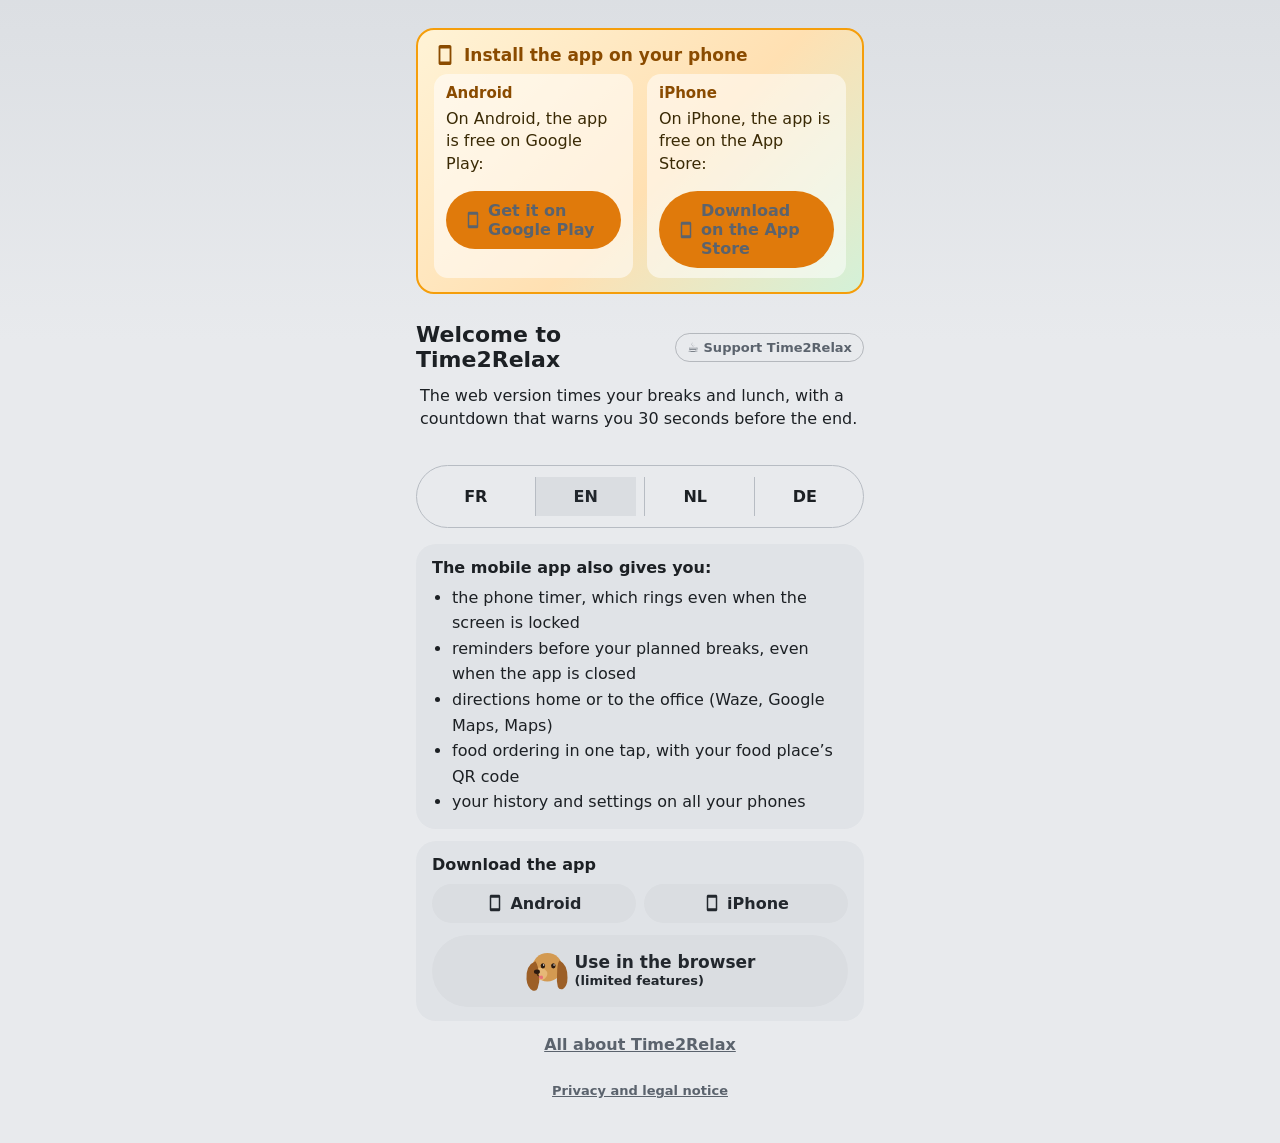
<file: index.html>
<!doctype html>
<html lang="fr">
<head>
  <meta charset="utf-8">
  <meta name="viewport" content="width=device-width, initial-scale=1, viewport-fit=cover">
  <meta name="color-scheme" content="light">
  <meta name="theme-color" content="#E8EAED">
  <title>Time2Relax</title>
  <link rel="icon" type="image/png" sizes="32x32" href="favicon-32.png">
  <link rel="icon" type="image/png" sizes="192x192" href="icon-192.png">
  <link rel="apple-touch-icon" href="apple-touch-icon.png">
  <link rel="manifest" href="manifest.webmanifest">
  <link rel="stylesheet" href="style.css">
</head>
<body>
  <noscript>Time2Relax a besoin de JavaScript. / Time2Relax heeft JavaScript nodig.</noscript>
  <div id="app"></div>
  <div id="toast" role="status" aria-live="polite"></div>

  <script src="config.js"></script>
  <script src="i18n.js"></script>
  <script src="store.js"></script>
  <script src="theme.js"></script>
  <script src="sync.js"></script>
  <script src="timer.js"></script>
  <script src="plan.js"></script>
  <script src="ui.js"></script>
  <script src="dog.js"></script>
  <script src="qr.js"></script>
  <script src="mine.js"></script>
  <script src="follows.js"></script>
  <script src="main.js"></script>
<script src="visit.js" data-page="app"></script>
</body>
</html>
</file>
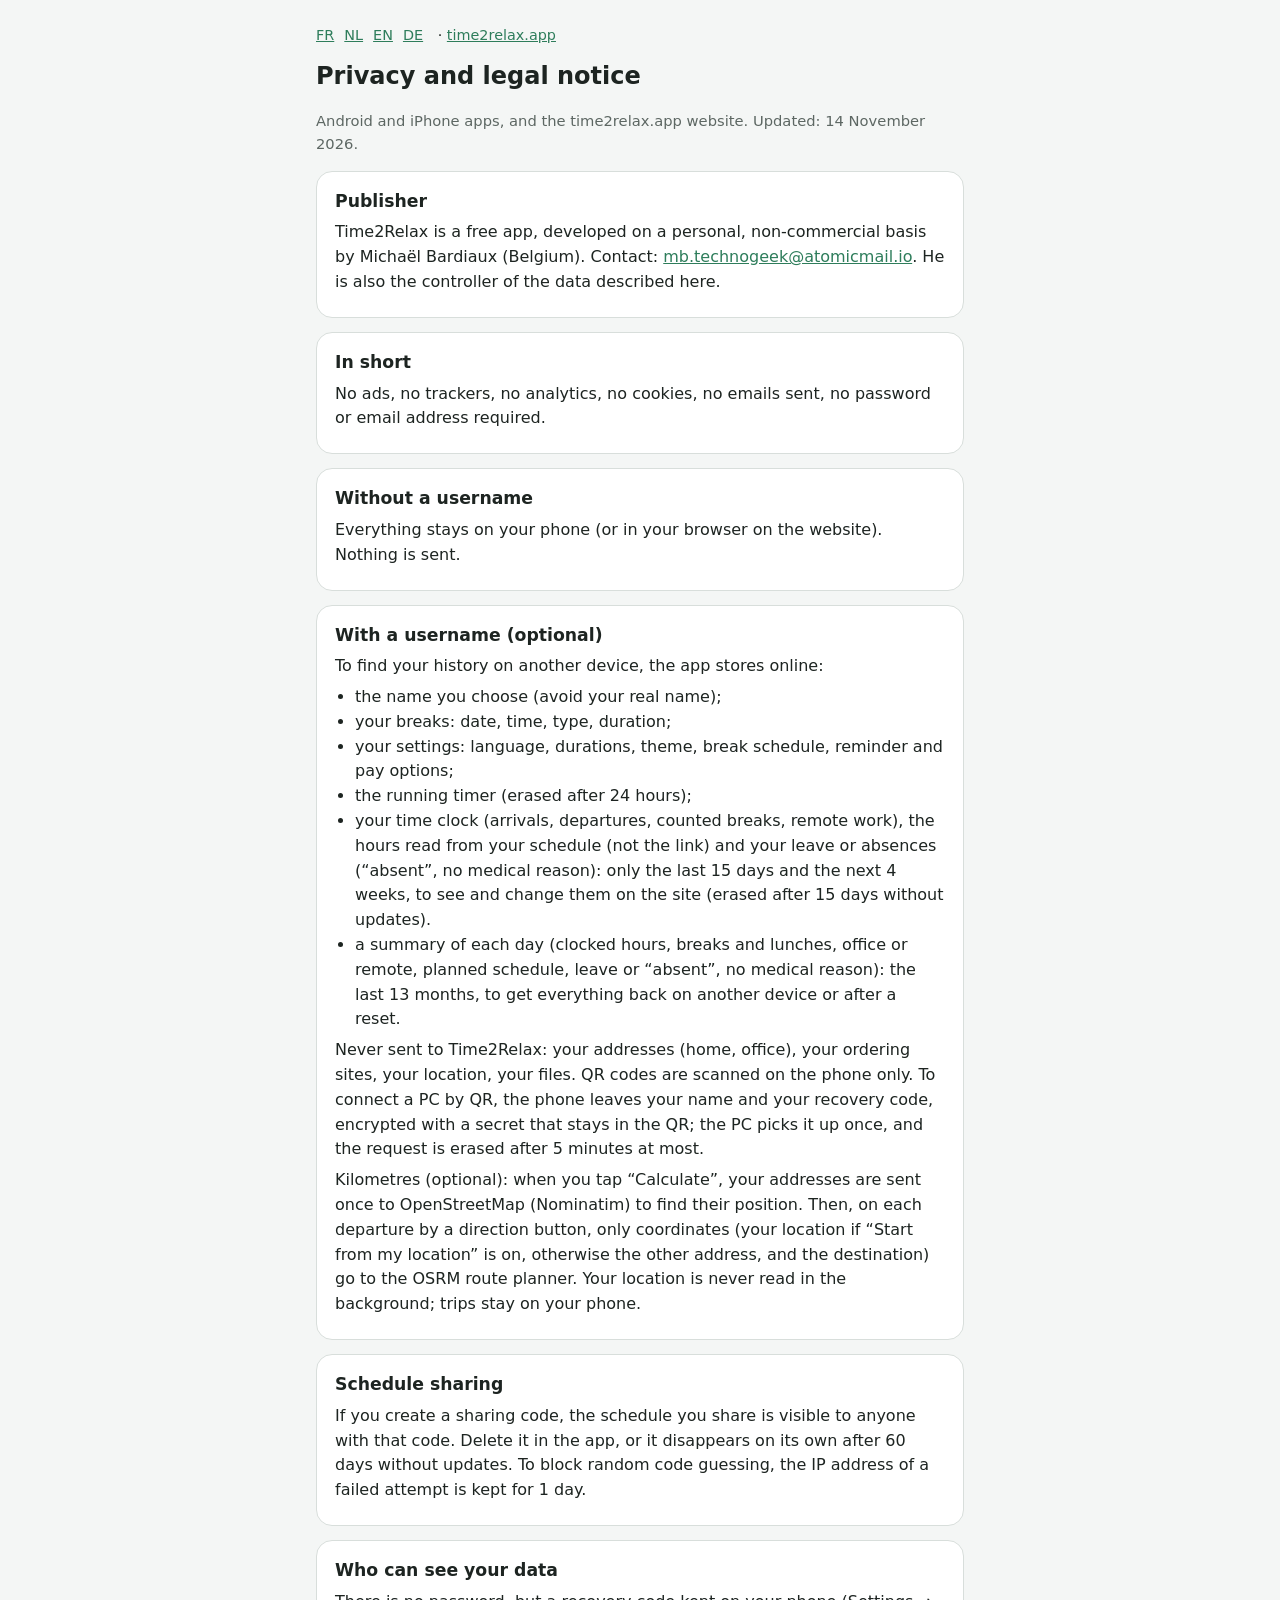
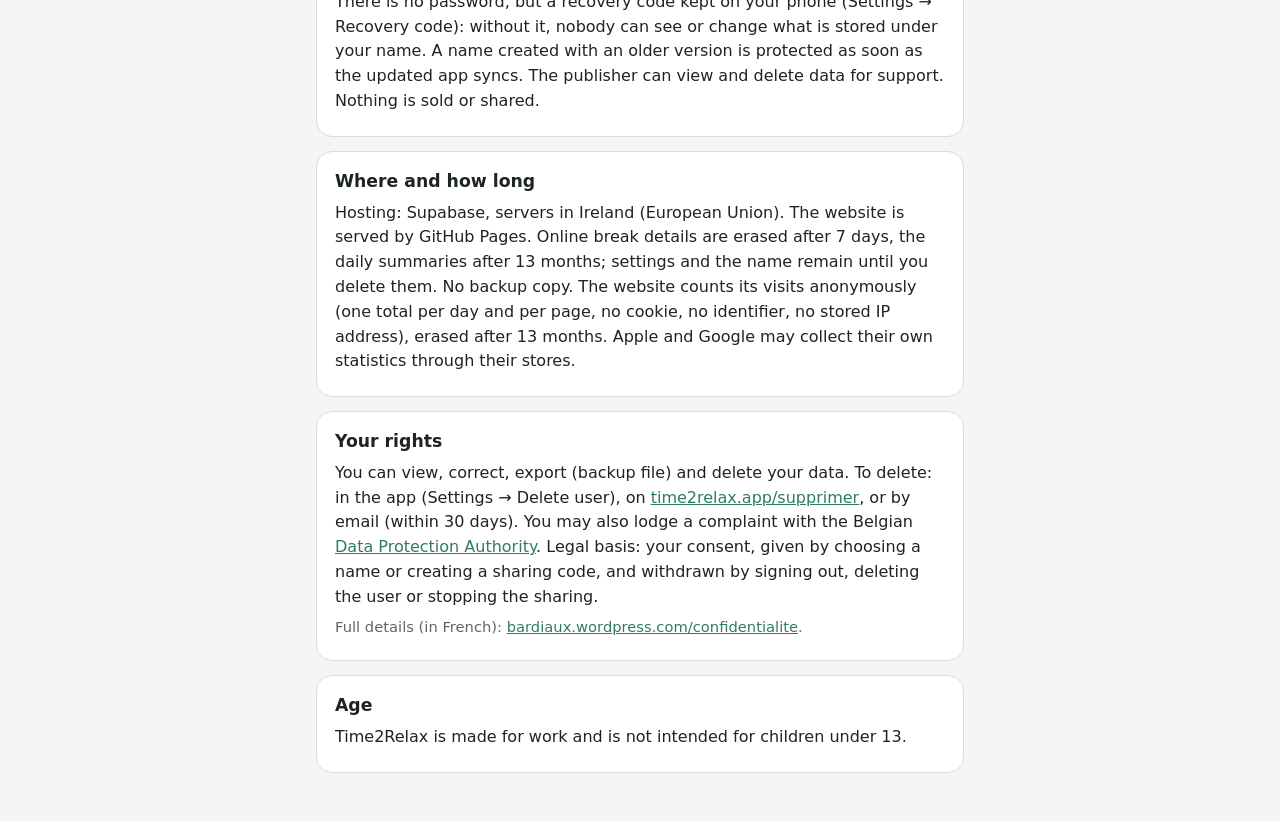
<file: confidentialite/index.html>
<!doctype html>
<html lang="fr">
<head>
  <meta charset="utf-8">
  <meta name="viewport" content="width=device-width, initial-scale=1">
  <title>Confidentialité et mentions · Time2Relax</title>
  <link rel="icon" type="image/png" href="../icon-192.png">
  <style>
    :root { --bg:#F4F6F5; --card:#fff; --ink:#1d2421; --muted:#5d6763; --line:#d8dedb; --acc:#2E7D5B; }
    @media (prefers-color-scheme: dark) { :root { --bg:#121614; --card:#1c211f; --ink:#e6ebe8; --muted:#9aa49f; --line:#333b37; --acc:#7fd1a8; } }
    * { box-sizing: border-box; }
    body { margin:0; background:var(--bg); color:var(--ink); font:16px/1.55 system-ui,-apple-system,"Segoe UI",Roboto,sans-serif; }
    main { max-width:680px; margin:0 auto; padding:24px 16px 48px; }
    h1 { font-size:1.5rem; margin:0 0 4px; }
    h2 { font-size:1.08rem; margin:0 0 6px; }
    .card { background:var(--card); border:1px solid var(--line); border-radius:16px; padding:16px 18px; margin-top:14px; }
    .card p, .card ul { margin:6px 0; } ul { padding-left:20px; }
    .muted { color:var(--muted); font-size:.92rem; }
    a { color:var(--acc); }
    nav { font-size:.9rem; margin-bottom:12px; } nav a { margin-right:10px; }
    section[lang] { display:none; } section[lang].on { display:block; }
  </style>
</head>
<body>
<main>
  <nav><a href="?l=fr">FR</a><a href="?l=nl">NL</a><a href="?l=en">EN</a><a href="?l=de">DE</a> · <a href="../">time2relax.app</a></nav>

  <!-- ===================== FRANÇAIS ===================== -->
  <section lang="fr">
    <h1>Confidentialité et mentions</h1>
    <p class="muted">Applis Android et iPhone, et site time2relax.app. Mise à jour : 14 novembre 2026.</p>
    <div class="card"><h2>Éditeur</h2>
      <p>Time2Relax est une appli gratuite, développée à titre personnel et non commercial par Michaël Bardiaux (Belgique). Contact : <a href="mailto:mb.technogeek@atomicmail.io">mb.technogeek@atomicmail.io</a>. Il est aussi le responsable des données décrites ici.</p></div>
    <div class="card"><h2>En bref</h2>
      <p>Pas de publicité, pas de traceur, pas de statistiques, pas de cookies, pas d’e-mails envoyés, pas de mot de passe ni d’adresse e-mail demandés.</p></div>
    <div class="card"><h2>Sans nom d’utilisateur</h2>
      <p>Tout reste sur ton téléphone (ou dans ton navigateur sur le site). Rien n’est envoyé.</p></div>
    <div class="card"><h2>Avec un nom d’utilisateur (facultatif)</h2>
      <p>Pour retrouver ton historique sur un autre appareil, l’appli enregistre en ligne :</p>
      <ul><li>le nom que tu choisis (évite ton vrai nom) ;</li>
        <li>tes pauses : date, heure, type, durée ;</li>
        <li>tes réglages : langue, durées, thème, planning des breaks, options de rappel et de paie ;</li>
        <li>le chrono en cours (effacé après 24 heures) ;</li>
        <li>ta pointeuse (arrivées, départs, breaks comptés, télétravail), les horaires lus de ton planning (pas le lien) et tes congés ou absences (« absent », sans motif médical) : seulement les 15 derniers jours et les 4 semaines à venir, pour les voir et les modifier sur le site.</li>
        <li>un résumé de chaque jour (heures pointées, breaks et lunchs, bureau ou télétravail, horaire prévu, congé ou « absent », sans motif médical) : les 13 derniers mois, pour tout retrouver sur un autre appareil ou après une réinitialisation.</li></ul>
      <p>Jamais envoyés à Time2Relax : tes adresses (maison, bureau), tes sites de commande, ta position, tes fichiers. Le scan de code QR se fait uniquement sur le téléphone. Pour connecter un PC par QR, le téléphone dépose ton nom et ton code de récupération chiffré avec un secret qui reste dans le QR ; le PC le reprend une seule fois, et la demande est effacée au plus tard après 5 minutes.</p><p>Kilomètres (facultatif) : quand tu appuies sur « Calculer », tes adresses sont envoyées une fois à OpenStreetMap (Nominatim) pour trouver leur position. Ensuite, à chaque départ par un bouton d'itinéraire, seules des coordonnées (ta position si tu as activé « Partir de ma position », sinon l'autre adresse, et la destination) partent vers le calculateur d'itinéraire OSRM. Ta position n'est jamais lue en arrière-plan ; les trajets restent sur ton téléphone.</p></div>
    <div class="card"><h2>Partage d’horaire</h2>
      <p>Si tu crées un code de partage, l’horaire que tu partages est visible par qui a ce code. Il s’efface depuis l’appli, ou tout seul après 60 jours sans mise à jour. Pour bloquer les essais de codes au hasard, l’adresse IP d’un essai raté est gardée 1 jour. Les codes reçus, et la dernière copie de l’horaire, restent sur ton téléphone ou dans ton navigateur.</p></div>
    <div class="card"><h2>Qui peut voir tes données</h2>
      <p>Il n’y a pas de mot de passe, mais un code de récupération gardé sur ton téléphone (Réglages → Code de récupération) : sans lui, personne ne peut voir ni modifier ce qui est rangé sous ton nom. Un nom créé avec une ancienne version est protégé dès que l’appli à jour se synchronise. L’éditeur peut consulter et supprimer les données pour l’assistance. Rien n’est vendu ni partagé.</p></div>
    <div class="card"><h2>Où et combien de temps</h2>
      <p>Hébergement : Supabase, serveurs en Irlande (Union européenne). Le site est servi par GitHub Pages. Le détail des breaks en ligne est effacé après 7 jours, le résumé des jours après 13 mois ; la pointeuse, le planning et les congés en ligne ne couvrent que 15 jours passés et 4 semaines à venir, et sont effacés après 15 jours sans mise à jour ; les réglages et le nom restent jusqu’à leur suppression. Pas de copie de sauvegarde. Le site compte ses visites de façon anonyme (un total par jour et par page, sans cookie, sans identifiant ni adresse IP gardée), effacé après 13 mois. Apple et Google peuvent collecter leurs propres statistiques via leurs stores.</p></div>
    <div class="card"><h2>Tes droits</h2>
      <p>Tu peux consulter, corriger, exporter (fichier de sauvegarde) et supprimer tes données. Suppression : dans l’appli (Réglages → Supprimer l’utilisateur), sur la page <a href="../supprimer/">time2relax.app/supprimer</a>, ou par e-mail (sous 30 jours). Tu peux aussi porter plainte auprès de l’<a href="https://www.autoriteprotectiondonnees.be">Autorité de protection des données</a>. Base légale : ton consentement, donné en choisissant un nom ou en créant un partage, et retiré en te déconnectant, en supprimant l’utilisateur ou en arrêtant le partage.</p>
      <p class="muted">Tous les détails (en français) : <a href="https://bardiaux.wordpress.com/confidentialite/">bardiaux.wordpress.com/confidentialite</a>.</p></div>
    <div class="card"><h2>Âge</h2>
      <p>Time2Relax est faite pour le travail et n’est pas destinée aux moins de 13 ans.</p></div>
  </section>

  <!-- ===================== NEDERLANDS ===================== -->
  <section lang="nl">
    <h1>Privacy en colofon</h1>
    <p class="muted">Android- en iPhone-app, en de site time2relax.app. Bijgewerkt: 14 november 2026.</p>
    <div class="card"><h2>Uitgever</h2>
      <p>Time2Relax is een gratis app, persoonlijk en niet-commercieel ontwikkeld door Michaël Bardiaux (België). Contact: <a href="mailto:mb.technogeek@atomicmail.io">mb.technogeek@atomicmail.io</a>. Hij is ook verantwoordelijk voor de gegevens die hier beschreven staan.</p></div>
    <div class="card"><h2>Kort</h2>
      <p>Geen reclame, geen trackers, geen statistieken, geen cookies, geen verzonden e-mails, geen wachtwoord of e-mailadres gevraagd.</p></div>
    <div class="card"><h2>Zonder gebruikersnaam</h2>
      <p>Alles blijft op je telefoon (of in je browser op de site). Er wordt niets verstuurd.</p></div>
    <div class="card"><h2>Met een gebruikersnaam (optioneel)</h2>
      <p>Om je geschiedenis op een ander toestel terug te vinden, bewaart de app online:</p>
      <ul><li>de naam die je kiest (gebruik liever niet je echte naam);</li>
        <li>je pauzes: datum, uur, type, duur;</li>
        <li>je instellingen: taal, duur, thema, pauzeplanning, herinnerings- en loonopties;</li>
        <li>de lopende chrono (na 24 uur gewist);</li>
        <li>je prikklok (aankomst, vertrek, getelde breaks, thuiswerk), de gelezen uren van je planning (niet de link) en je verlof of afwezigheden („afwezig”, zonder medische reden): alleen de laatste 15 dagen en de 4 komende weken, om ze op de site te zien en te wijzigen (na 15 dagen zonder update gewist).</li>
        <li>een samenvatting van elke dag (geprikte uren, breaks en lunches, kantoor of thuiswerk, gepland rooster, verlof of „afwezig”, zonder medische reden): de laatste 13 maanden, om alles terug te vinden op een ander toestel of na een reset.</li></ul>
      <p>Nooit naar Time2Relax verstuurd: je adressen (thuis, werk), je bestelsites, je locatie, je bestanden. QR-codes worden alleen op de telefoon gescand. Om een pc via QR te verbinden, legt de telefoon je naam en je herstelcode neer, versleuteld met een geheim dat in de QR blijft; de pc haalt hem één keer op, en het verzoek verdwijnt na hoogstens 5 minuten.</p><p>Kilometers (optioneel): als je op « Berekenen » tikt, worden je adressen één keer naar OpenStreetMap (Nominatim) gestuurd om hun positie te vinden. Daarna gaan bij elk vertrek via een routeknop alleen coördinaten (je locatie als « Vertrekken vanaf mijn locatie » aan staat, anders het andere adres, en de bestemming) naar de routeplanner OSRM. Je locatie wordt nooit op de achtergrond gelezen; de ritten blijven op je telefoon.</p></div>
    <div class="card"><h2>Rooster delen</h2>
      <p>Maak je een deelcode aan, dan is het gedeelde rooster zichtbaar voor wie die code heeft. Je wist het in de app, of het verdwijnt vanzelf na 60 dagen zonder update. Om lukraak raden van codes te blokkeren, wordt het IP-adres van een mislukte poging 1 dag bewaard.</p></div>
    <div class="card"><h2>Wie je gegevens kan zien</h2>
      <p>Er is geen wachtwoord, wel een herstelcode die op je telefoon bewaard wordt (Instellingen → Herstelcode): zonder die code kan niemand zien of wijzigen wat onder je naam staat. Een naam uit een oudere versie wordt beschermd zodra de bijgewerkte app synchroniseert. De uitgever kan gegevens inkijken en wissen voor ondersteuning. Niets wordt verkocht of gedeeld.</p></div>
    <div class="card"><h2>Waar en hoe lang</h2>
      <p>Hosting: Supabase, servers in Ierland (Europese Unie). De site wordt geleverd door GitHub Pages. Het detail van de breaks online wordt na 7 dagen gewist, de samenvatting van de dagen na 13 maanden; instellingen en naam blijven tot je ze verwijdert. Geen back-up. De site telt zijn bezoeken anoniem (een totaal per dag en per pagina, zonder cookie, identificatie of bewaard IP-adres), gewist na 13 maanden. Apple en Google kunnen via hun stores eigen statistieken verzamelen.</p></div>
    <div class="card"><h2>Je rechten</h2>
      <p>Je kunt je gegevens inzien, verbeteren, exporteren (back-upbestand) en verwijderen. Verwijderen: in de app (Instellingen → Gebruiker verwijderen), op <a href="../supprimer/?l=nl">time2relax.app/supprimer</a>, of per e-mail (binnen 30 dagen). Je kunt ook klacht indienen bij de <a href="https://www.gegevensbeschermingsautoriteit.be">Gegevensbeschermingsautoriteit</a>. Rechtsgrond: je toestemming, gegeven door een naam te kiezen of een deelcode aan te maken, en ingetrokken door af te melden, de gebruiker te verwijderen of het delen te stoppen.</p>
      <p class="muted">Alle details (in het Frans): <a href="https://bardiaux.wordpress.com/confidentialite/">bardiaux.wordpress.com/confidentialite</a>.</p></div>
    <div class="card"><h2>Leeftijd</h2>
      <p>Time2Relax is bedoeld voor het werk en niet voor kinderen jonger dan 13 jaar.</p></div>
  </section>

  <!-- ===================== ENGLISH ===================== -->
  <section lang="en">
    <h1>Privacy and legal notice</h1>
    <p class="muted">Android and iPhone apps, and the time2relax.app website. Updated: 14 November 2026.</p>
    <div class="card"><h2>Publisher</h2>
      <p>Time2Relax is a free app, developed on a personal, non-commercial basis by Michaël Bardiaux (Belgium). Contact: <a href="mailto:mb.technogeek@atomicmail.io">mb.technogeek@atomicmail.io</a>. He is also the controller of the data described here.</p></div>
    <div class="card"><h2>In short</h2>
      <p>No ads, no trackers, no analytics, no cookies, no emails sent, no password or email address required.</p></div>
    <div class="card"><h2>Without a username</h2>
      <p>Everything stays on your phone (or in your browser on the website). Nothing is sent.</p></div>
    <div class="card"><h2>With a username (optional)</h2>
      <p>To find your history on another device, the app stores online:</p>
      <ul><li>the name you choose (avoid your real name);</li>
        <li>your breaks: date, time, type, duration;</li>
        <li>your settings: language, durations, theme, break schedule, reminder and pay options;</li>
        <li>the running timer (erased after 24 hours);</li>
        <li>your time clock (arrivals, departures, counted breaks, remote work), the hours read from your schedule (not the link) and your leave or absences (“absent”, no medical reason): only the last 15 days and the next 4 weeks, to see and change them on the site (erased after 15 days without updates).</li>
        <li>a summary of each day (clocked hours, breaks and lunches, office or remote, planned schedule, leave or “absent”, no medical reason): the last 13 months, to get everything back on another device or after a reset.</li></ul>
      <p>Never sent to Time2Relax: your addresses (home, office), your ordering sites, your location, your files. QR codes are scanned on the phone only. To connect a PC by QR, the phone leaves your name and your recovery code, encrypted with a secret that stays in the QR; the PC picks it up once, and the request is erased after 5 minutes at most.</p><p>Kilometres (optional): when you tap “Calculate”, your addresses are sent once to OpenStreetMap (Nominatim) to find their position. Then, on each departure by a direction button, only coordinates (your location if “Start from my location” is on, otherwise the other address, and the destination) go to the OSRM route planner. Your location is never read in the background; trips stay on your phone.</p></div>
    <div class="card"><h2>Schedule sharing</h2>
      <p>If you create a sharing code, the schedule you share is visible to anyone with that code. Delete it in the app, or it disappears on its own after 60 days without updates. To block random code guessing, the IP address of a failed attempt is kept for 1 day.</p></div>
    <div class="card"><h2>Who can see your data</h2>
      <p>There is no password, but a recovery code kept on your phone (Settings → Recovery code): without it, nobody can see or change what is stored under your name. A name created with an older version is protected as soon as the updated app syncs. The publisher can view and delete data for support. Nothing is sold or shared.</p></div>
    <div class="card"><h2>Where and how long</h2>
      <p>Hosting: Supabase, servers in Ireland (European Union). The website is served by GitHub Pages. Online break details are erased after 7 days, the daily summaries after 13 months; settings and the name remain until you delete them. No backup copy. The website counts its visits anonymously (one total per day and per page, no cookie, no identifier, no stored IP address), erased after 13 months. Apple and Google may collect their own statistics through their stores.</p></div>
    <div class="card"><h2>Your rights</h2>
      <p>You can view, correct, export (backup file) and delete your data. To delete: in the app (Settings → Delete user), on <a href="../supprimer/?l=en">time2relax.app/supprimer</a>, or by email (within 30 days). You may also lodge a complaint with the Belgian <a href="https://www.dataprotectionauthority.be">Data Protection Authority</a>. Legal basis: your consent, given by choosing a name or creating a sharing code, and withdrawn by signing out, deleting the user or stopping the sharing.</p>
      <p class="muted">Full details (in French): <a href="https://bardiaux.wordpress.com/confidentialite/">bardiaux.wordpress.com/confidentialite</a>.</p></div>
    <div class="card"><h2>Age</h2>
      <p>Time2Relax is made for work and is not intended for children under 13.</p></div>
  </section>

  <!-- ===================== DEUTSCH ===================== -->
  <section lang="de">
    <h1>Datenschutz und Impressum</h1>
    <p class="muted">Android- und iPhone-App sowie die Website time2relax.app. Stand: 14. November 2026.</p>
    <div class="card"><h2>Herausgeber</h2>
      <p>Time2Relax ist eine kostenlose App, privat und nicht kommerziell entwickelt von Michaël Bardiaux (Belgien). Kontakt: <a href="mailto:mb.technogeek@atomicmail.io">mb.technogeek@atomicmail.io</a>. Er ist auch der Verantwortliche für die hier beschriebenen Daten.</p></div>
    <div class="card"><h2>Kurz gesagt</h2>
      <p>Keine Werbung, keine Tracker, keine Statistiken, keine Cookies, keine versendeten E-Mails, weder Passwort noch E-Mail-Adresse nötig.</p></div>
    <div class="card"><h2>Ohne Benutzernamen</h2>
      <p>Alles bleibt auf deinem Handy (oder in deinem Browser auf der Website). Nichts wird gesendet.</p></div>
    <div class="card"><h2>Mit Benutzernamen (freiwillig)</h2>
      <p>Damit du deinen Verlauf auf einem anderen Gerät wiederfindest, speichert die App online:</p>
      <ul><li>den Namen, den du wählst (am besten nicht deinen echten Namen);</li>
        <li>deine Pausen: Datum, Uhrzeit, Art, Dauer;</li>
        <li>deine Einstellungen: Sprache, Dauern, Design, Pausenplan, Erinnerungs- und Lohnoptionen;</li>
        <li>den laufenden Timer (nach 24 Stunden gelöscht);</li>
        <li>deine Stempeluhr (Ankunft, Gehen, gezählte Pausen, Homeoffice), die gelesenen Zeiten deines Plans (nicht der Link) und deine Urlaube oder Abwesenheiten („abwesend“, ohne medizinischen Grund): nur die letzten 15 Tage und die nächsten 4 Wochen, um sie auf der Website zu sehen und zu ändern (nach 15 Tagen ohne Aktualisierung gelöscht).</li>
        <li>eine Zusammenfassung jedes Tages (gestempelte Stunden, Pausen und Mittag, Büro oder Homeoffice, geplanter Plan, Urlaub oder „abwesend“, ohne medizinischen Grund): die letzten 13 Monate, um alles auf einem anderen Gerät oder nach einem Zurücksetzen wiederzufinden.</li></ul>
      <p>Nie an Time2Relax gesendet: deine Adressen (Zuhause, Büro), deine Bestellseiten, dein Standort, deine Dateien. QR-Codes werden nur auf dem Handy gescannt. Um einen PC per QR zu verbinden, hinterlegt das Handy deinen Namen und deinen Wiederherstellungscode, verschlüsselt mit einem Geheimnis, das im QR bleibt; der PC holt ihn einmal ab, und die Anfrage wird nach höchstens 5 Minuten gelöscht.</p><p>Kilometer (freiwillig): Wenn du auf „Berechnen“ tippst, werden deine Adressen einmal an OpenStreetMap (Nominatim) gesendet, um ihre Lage zu finden. Danach gehen bei jeder Abfahrt per Routen-Knopf nur Koordinaten (dein Standort, wenn „Von meinem Standort aus“ an ist, sonst die andere Adresse, und das Ziel) an den Routenplaner OSRM. Dein Standort wird nie im Hintergrund gelesen; die Fahrten bleiben auf deinem Telefon.</p></div>
    <div class="card"><h2>Zeitplan teilen</h2>
      <p>Erstellst du einen Teilungscode, ist der geteilte Zeitplan für alle mit diesem Code sichtbar. Du löschst ihn in der App, sonst verschwindet er nach 60 Tagen ohne Aktualisierung von selbst. Gegen zufälliges Raten von Codes wird die IP-Adresse eines Fehlversuchs 1 Tag gespeichert.</p></div>
    <div class="card"><h2>Wer deine Daten sehen kann</h2>
      <p>Es gibt kein Passwort, aber einen Wiederherstellungscode, der auf deinem Handy bleibt (Einstellungen → Wiederherstellungscode): Ohne ihn kann niemand sehen oder ändern, was unter deinem Namen gespeichert ist. Ein mit einer älteren Version erstellter Name wird geschützt, sobald die aktuelle App synchronisiert. Der Herausgeber kann Daten für den Support einsehen und löschen. Nichts wird verkauft oder weitergegeben.</p></div>
    <div class="card"><h2>Wo und wie lange</h2>
      <p>Hosting: Supabase, Server in Irland (Europäische Union). Die Website wird über GitHub Pages ausgeliefert. Die Pausen-Details online werden nach 7 Tagen gelöscht, die Tageszusammenfassungen nach 13 Monaten; Einstellungen und Name bleiben, bis du sie löschst. Keine Sicherungskopie. Die Website zählt ihre Besuche anonym (eine Summe pro Tag und Seite, ohne Cookie, Kennung oder gespeicherte IP-Adresse), gelöscht nach 13 Monaten. Apple und Google können über ihre Stores eigene Statistiken erheben.</p></div>
    <div class="card"><h2>Deine Rechte</h2>
      <p>Du kannst deine Daten einsehen, berichtigen, exportieren (Sicherungsdatei) und löschen. Löschen: in der App (Einstellungen → Benutzer löschen), auf <a href="../supprimer/?l=de">time2relax.app/supprimer</a> oder per E-Mail (innerhalb von 30 Tagen). Du kannst dich auch bei der belgischen <a href="https://www.dataprotectionauthority.be">Datenschutzbehörde</a> beschweren. Rechtsgrundlage: deine Einwilligung, erteilt durch die Wahl eines Namens oder das Erstellen eines Teilungscodes, widerrufen durch Abmelden, Löschen des Benutzers oder Beenden des Teilens.</p>
      <p class="muted">Alle Details (auf Französisch): <a href="https://bardiaux.wordpress.com/confidentialite/">bardiaux.wordpress.com/confidentialite</a>.</p></div>
    <div class="card"><h2>Alter</h2>
      <p>Time2Relax ist für die Arbeit gedacht und nicht für Kinder unter 13 Jahren bestimmt.</p></div>
  </section>
</main>
<script>
'use strict';
const ok = ['fr', 'nl', 'en', 'de'];
const q = new URLSearchParams(location.search).get('l');
const nav = (navigator.language || 'fr').slice(0, 2);
const L = ok.includes(q) ? q : (ok.includes(nav) ? nav : 'fr');
document.documentElement.lang = L;
document.querySelector(`section[lang="${L}"]`).classList.add('on');
document.title = document.querySelector(`section[lang="${L}"] h1`).textContent + ' · Time2Relax';
</script>
<script src="../visit.js" data-page="confidentialite"></script>
</body>
</html>
</file>
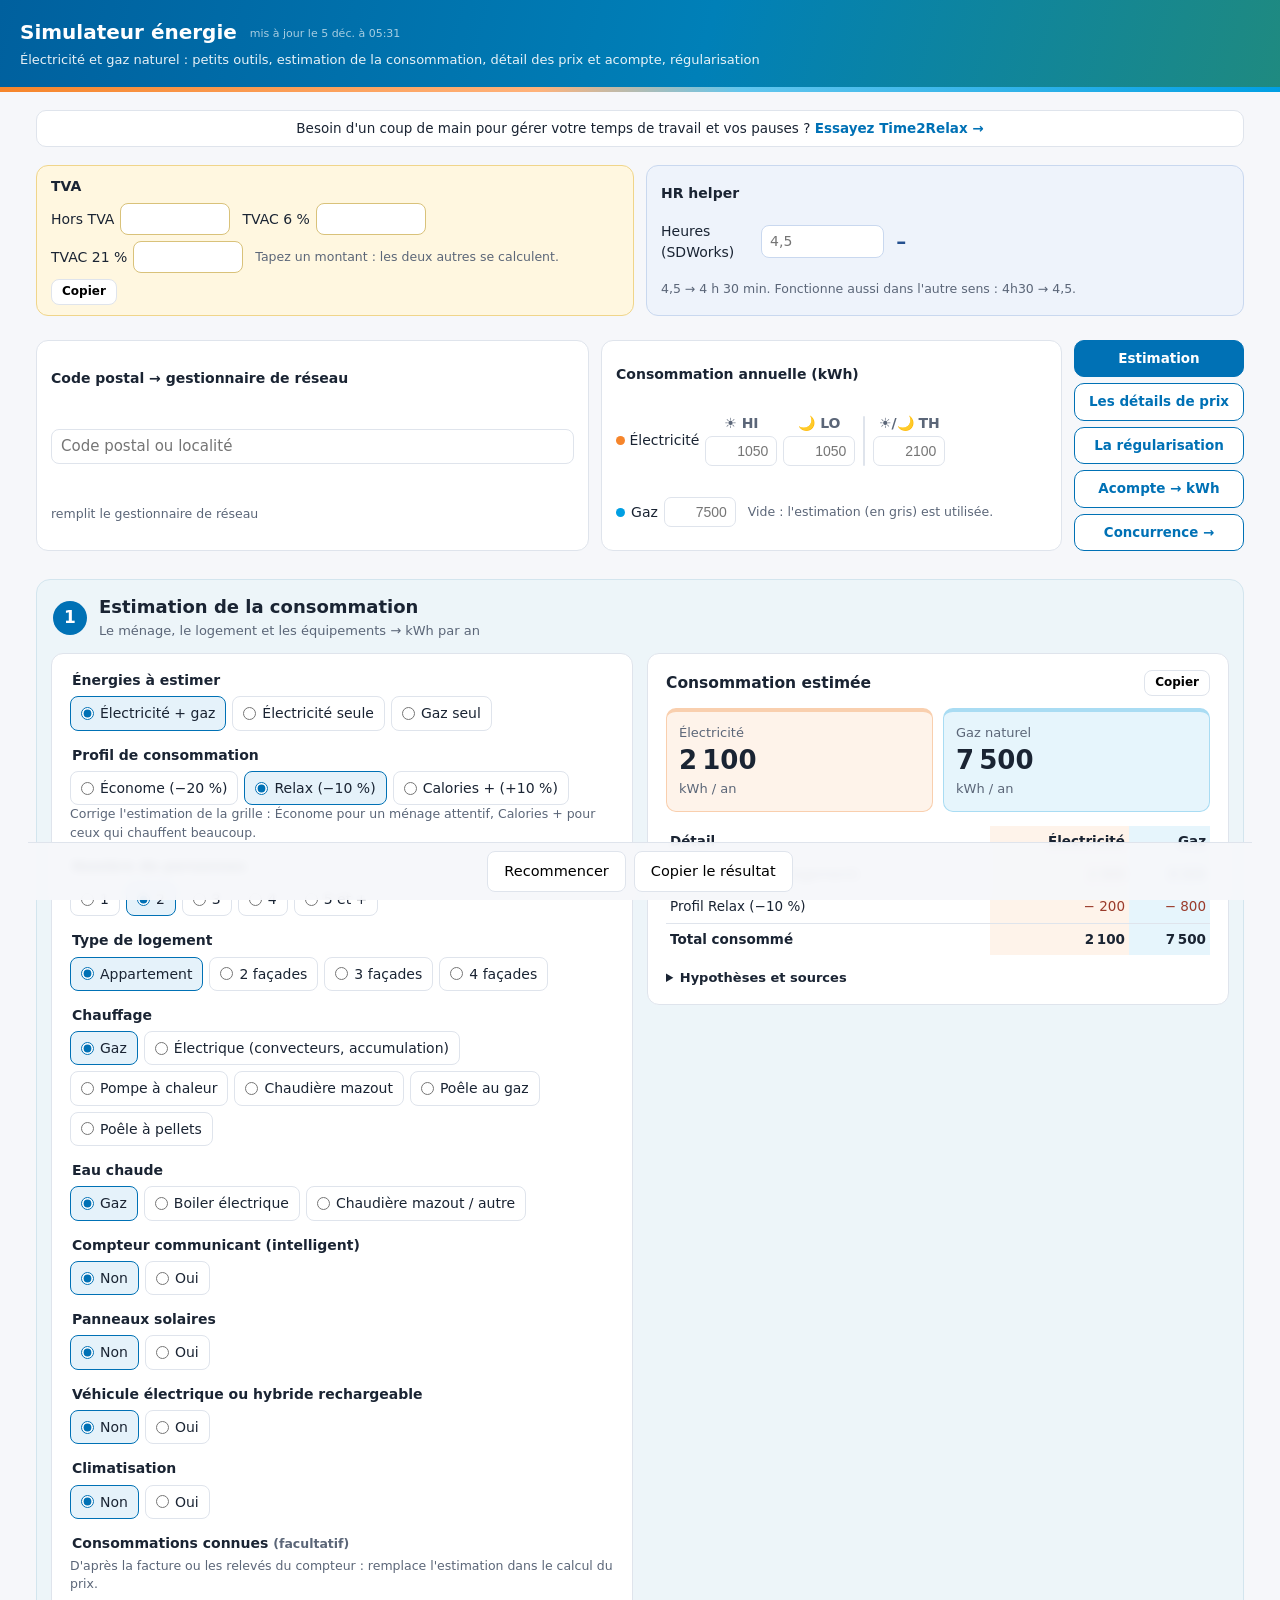
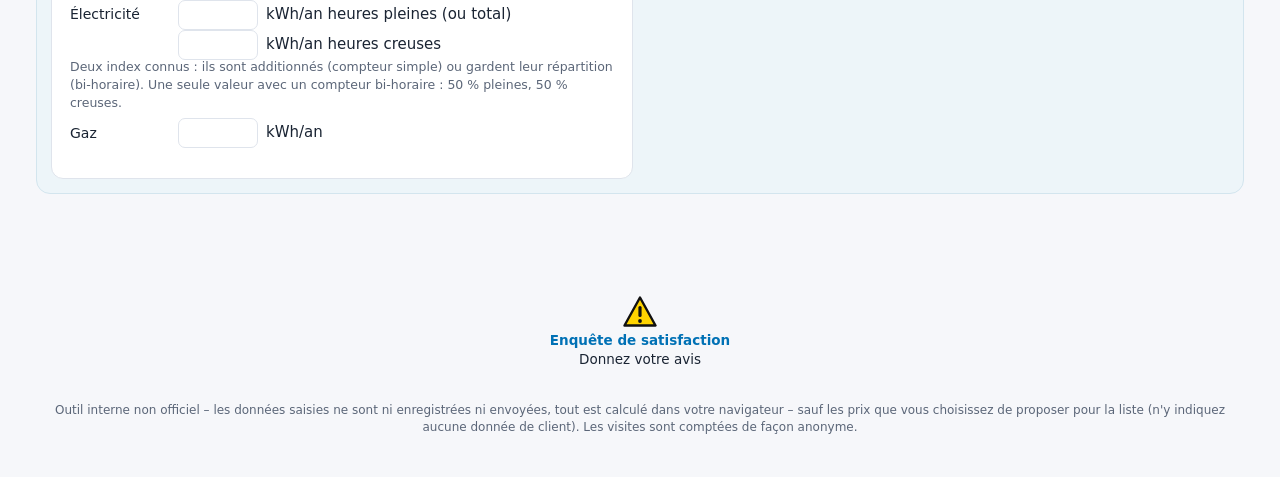
<file: conso-estimation-r8m3/index.html>
<!DOCTYPE html>
<html lang="fr">
<head>
<meta charset="utf-8">
<meta name="viewport" content="width=device-width, initial-scale=1">
<meta name="robots" content="noindex, nofollow">
<link rel="icon" href="icon.svg" type="image/svg+xml">
<link rel="icon" href="icon-32.png" sizes="32x32" type="image/png">
<link rel="apple-touch-icon" href="icon-180.png">
<title>Simulateur énergie</title>
<style>
  :root{
    /* Couleurs relevées sur les cartes tarifaires ENGIE (novembre 2026) : icône électricité #f6852b, icône gaz #009fe3, bandeaux bleu → turquoise */
    --bg:#f6f7fa; --card:#ffffff; --ink:#1a2433; --muted:#5b6678; --line:#dfe4ec;
    --accent:#0071b5; --accent-soft:#e5f2fa; --elec:#f6852b; --gas:#009fe3; --warn:#fff6dc; --warn-line:#e6c766;
    --edit:#7a4cc2; --edit-bg:#f4effc;
  }
  *{box-sizing:border-box}
  body{margin:0;font-family:system-ui,-apple-system,"Segoe UI",Roboto,Arial,sans-serif;background:var(--bg);color:var(--ink);font-size:15px;line-height:1.45}
  header{position:relative;background:linear-gradient(105deg,#00609e 0%,#0080b8 55%,#1f8a80 100%);color:#fff;padding:18px 20px 22px}
  header::after{content:"";position:absolute;left:0;right:0;bottom:0;height:5px;background:linear-gradient(90deg,var(--elec) 0%,#ffb27a 42%,#62c6ee 58%,var(--gas) 100%)}
  header h1{margin:0;font-size:20px;font-weight:650}
  header p{margin:4px 0 0;opacity:.9;font-size:13px}
  main{max-width:1240px;margin:0 auto;padding:18px 16px 40px;display:grid;gap:18px;min-width:0}
  main > *, .steps > *, .cols > *{min-width:0}
  .steps{display:grid;gap:22px}
  .step{border-radius:14px;padding:14px;background:#edf5f9;border:1px solid #d3e5ee}
  .step.prix{background:linear-gradient(135deg,#fef3ea 0%,#f6f5f4 50%,#e6f5fc 100%);border-color:#e3dfdb}
  .step.regul{background:#ecf6f3;border-color:#cfe6df}
  .step.regul .stephead .num{background:#23897d}
  #regSet legend{font-weight:600;margin-bottom:4px}
  #regSet [hidden]{display:none}
  .perDel{padding:2px 8px}
  .cost .big{font-size:1.15em;font-weight:700}
  .stephead{display:flex;align-items:center;gap:12px;margin:0 2px 12px}
  .stephead .num{flex:none;width:34px;height:34px;border-radius:50%;background:var(--accent);color:#fff;font-weight:700;display:grid;place-items:center;font-size:17px}
  .step.prix .stephead .num{background:linear-gradient(135deg,var(--elec),var(--gas))}
  .stephead h2{margin:0;font-size:18px}
  .stephead p{margin:2px 0 0;color:var(--muted);font-size:13px}
  .cols{display:grid;grid-template-columns:minmax(0,1fr) minmax(0,1fr);gap:14px;align-items:start}
  @media (max-width:820px){.cols{grid-template-columns:1fr}}
  .card.result{position:sticky;top:12px}
  .card.result h3{display:flex;justify-content:space-between;align-items:center;gap:8px}
  .zcopy{font-size:12px;padding:3px 10px;font-weight:600;flex:0 0 auto}
  .card h3{margin:0 0 12px;font-size:15.5px}
  .actions.bar{justify-content:center;position:sticky;bottom:0;z-index:15;padding:8px;margin:0 -8px;background:rgba(246,247,250,.94);backdrop-filter:blur(4px);border-top:1px solid var(--line)}
  .actions.bar button{font-size:14.5px;padding:9px 16px}
  .banner{background:#fff;border:1px solid var(--line);border-radius:10px;padding:8px 14px;font-size:13.5px;text-align:center}
  .banner a{color:var(--accent);text-decoration:none}
  .banner a:hover{text-decoration:underline}
  .card{background:var(--card);border:1px solid var(--line);border-radius:12px;padding:16px 18px}
  .card h2{margin:0 0 12px;font-size:16px}
  fieldset{border:0;margin:0 0 14px;padding:0;min-width:0;min-inline-size:0}
  legend{font-weight:600;margin-bottom:6px;font-size:14px}
  .opts{display:flex;flex-wrap:wrap;gap:6px}
  .opts label{display:inline-flex;align-items:center;gap:6px;border:1px solid var(--line);border-radius:8px;padding:6px 10px;cursor:pointer;font-size:14px;background:#fff;user-select:none}
  .opts input{accent-color:var(--accent);margin:0}
  .opts label:has(input:checked){border-color:var(--accent);background:var(--accent-soft)}
  .sub{margin:8px 0 0 2px;padding:10px 12px;border-left:3px solid var(--accent-soft);display:grid;gap:8px}
  .sub[hidden]{display:none}
  .row{display:flex;align-items:center;gap:8px;flex-wrap:wrap}
  input[type=text]{flex:1 1 160px;min-width:0;max-width:100%;padding:6px 8px;border:1px solid var(--line);border-radius:7px;font-size:14px}
  .clbl{min-width:100px;font-size:14px}
  #prixSet{display:grid;gap:10px}
  #prixSet [hidden], #knSet [hidden], .veh[hidden], #knPRow[hidden], #evHomeBox[hidden]{display:none}
  .pblock{border:1px solid var(--line);border-radius:10px;padding:10px 12px;display:grid;gap:8px}
  .ptitle{font-weight:650;font-size:14px;padding-left:8px}
  .ptitle.e{border-left:4px solid var(--elec)} .ptitle.g{border-left:4px solid var(--gas)}
  select{padding:6px 8px;border:1px solid var(--line);border-radius:7px;font-size:14px;background:#fff;max-width:100%}
  input.px{width:80px;flex:none;min-width:0;padding:6px 8px;border:1px solid var(--line);border-radius:7px;font-size:14px;text-align:right}
  table.comp{font-size:13px;margin-top:2px}
  table.comp th,table.comp td{padding:4px 3px;border-bottom:1px solid var(--line)}
  table.comp th{font-weight:600;color:var(--muted);font-size:12px}
  table.comp td.n input.px{width:72px}
  table.comp tr.sum td{font-weight:650;border-bottom:0}
  input.px.edit{border-color:var(--edit);background:var(--edit-bg)}
  input.px.miss{border-color:#e7b7ad}
  .tag{font-size:11.5px;color:var(--muted);display:block}
  .prop{display:grid;grid-template-columns:1fr auto;gap:6px;align-items:center;background:#fafbfa;border:1px dashed var(--line);border-radius:8px;padding:8px}
  .prop input{min-width:0}
  .prop .hint{grid-column:1/-1}
  .prop .hint.ok{color:var(--accent)} .prop .hint.err{color:#9a3b2b}
  .cost{border:1px solid var(--line);border-radius:10px;padding:12px;margin-bottom:14px;font-size:14px}
  .cost[hidden]{display:none}
  .cost .line{display:flex;justify-content:space-between;gap:10px;padding:3px 0}
  .cost .line span:last-child{font-variant-numeric:tabular-nums;white-space:nowrap}
  .cost .acompte{border-top:1px solid var(--line);margin-top:6px;padding-top:8px;font-weight:700;font-size:17px}
  .akrec{font-size:12px;color:var(--muted);font-weight:600}
  .akcts label:has(input:checked) .akrec{color:var(--accent)}
  #akRecOut{margin-bottom:14px}
  /* Curseur de répartition de l'acompte : électricité (orange) à gauche, gaz (bleu) à droite */
  .akmix{display:grid;gap:6px;padding:10px 12px;border-radius:10px;background:linear-gradient(90deg,var(--elec-bg),var(--gas-bg));border:1px solid #e3dfdb}
  .akmix[hidden]{display:none}
  .akmix .lbls{display:flex;justify-content:space-between;align-items:baseline;gap:8px;font-size:13.5px;font-variant-numeric:tabular-nums}
  .akmix .lbls b{font-size:15px}
  .akmix .lbls i{display:block;font-style:normal;font-size:12.5px;font-weight:600;opacity:.85}
  .akmix .le2{color:#b35710} .akmix .lg2{color:#0074a8;text-align:right}
  .akmix .ctl{display:flex;align-items:center;gap:10px}
  .akmix input[type=range]{flex:1;min-width:0;-webkit-appearance:none;appearance:none;height:10px;border-radius:6px;margin:8px 0;background:linear-gradient(90deg,var(--elec) 0,var(--elec) var(--p,50%),var(--gas) var(--p,50%),var(--gas) 100%);cursor:pointer}
  .akmix input[type=range]::-webkit-slider-thumb{-webkit-appearance:none;width:26px;height:26px;border-radius:50%;background:#fff;border:3px solid var(--accent);box-shadow:0 1px 4px rgba(0,0,0,.25)}
  .akmix input[type=range]::-moz-range-thumb{width:20px;height:20px;border-radius:50%;background:#fff;border:3px solid var(--accent);box-shadow:0 1px 4px rgba(0,0,0,.25)}
  .akmix button{font-size:12px;padding:3px 9px;flex:none}
  .cost .hint{margin-top:4px}
  .cost .used{margin:0 0 8px;padding-left:8px;border-left:2px solid var(--line)}
  .check{display:inline-flex;align-items:center;gap:6px;font-size:14px;cursor:pointer}
  .check input{accent-color:var(--accent);margin:0}
  input[type=number]{width:110px;padding:6px 8px;border:1px solid var(--line);border-radius:7px;font-size:14px}
  .hint{color:var(--muted);font-size:12.5px}
  .totals{display:grid;grid-template-columns:1fr 1fr;gap:10px;margin-bottom:14px}
  .tot{border-radius:10px;padding:12px;border:1px solid var(--line)}
  .tot .lbl{font-size:13px;color:var(--muted)}
  .tot .val{font-size:26px;font-weight:700;font-variant-numeric:tabular-nums}
  .tot .unit{font-size:13px;font-weight:500;color:var(--muted)}
  .totals.one{grid-template-columns:1fr}
  .zlink{text-decoration:none;font-size:13.33px;font-family:inherit;text-align:center} .zlink small{opacity:.7}
  .tot.e{border-top:4px solid var(--elec)} .tot.g{border-top:4px solid var(--gas)}
  /* Code couleur des cartes ENGIE : fond orange pâle pour l'électricité, bleu pâle pour le gaz */
  :root{--elec-bg:#fef3ea;--elec-bd:#f9cfae;--gas-bg:#e6f5fc;--gas-bd:#a9dcf3}
  .tot.e,#blkE,#regSet div#regE{background:var(--elec-bg);border-color:var(--elec-bd)}
  .tot.g,#blkG,#regSet #regG{background:var(--gas-bg);border-color:var(--gas-bd)}
  #regSet div#regE,#regSet #regG{border-width:1px;border-style:solid;border-radius:10px;padding:8px 12px}
  .ctrs{margin-top:6px} .ctr{flex-wrap:wrap;gap:4px 6px;padding:5px 0;border-top:1px dashed rgba(0,0,0,.12)} .ctr input[type=date]{width:auto} .ctr .ctrK{width:70px}
  .ecols-eg td:nth-child(2),.ecols-eg th:nth-child(2),.ecols-e td:nth-child(2),.ecols-e th:nth-child(2){background:var(--elec-bg)}
  .ecols-eg td:nth-child(3),.ecols-eg th:nth-child(3),.ecols-g td:nth-child(2),.ecols-g th:nth-child(2){background:var(--gas-bg)}
  .cost .le{background:var(--elec-bg);margin:0 -8px;padding-left:8px;padding-right:8px}
  .cost .lg{background:var(--gas-bg);margin:0 -8px;padding-left:8px;padding-right:8px}
  .solar{background:var(--accent-soft);border-radius:10px;padding:10px 12px;margin-bottom:14px;font-size:14px}
  .solar[hidden]{display:none}
  .solar b{font-variant-numeric:tabular-nums}
  table{width:100%;border-collapse:collapse;font-size:13.5px}
  th,td{text-align:left;padding:6px 4px;border-bottom:1px solid var(--line)}
  td.n{text-align:right;font-variant-numeric:tabular-nums;white-space:nowrap}
  th.n{text-align:right}
  tr.tot-row td{font-weight:650;border-bottom:0}
  .neg{color:#9a3b2b}
  details{margin-top:14px;font-size:13px;color:var(--muted)}
  details summary{cursor:pointer;color:var(--ink);font-weight:600}
  details li{margin:3px 0}
  .actions{display:flex;gap:8px;margin-top:10px}
  button{font:inherit;font-size:13.5px;border:1px solid var(--line);background:#fff;border-radius:8px;padding:6px 12px;cursor:pointer}
  button:hover{border-color:var(--accent)}
  .avis{grid-column:1/-1;justify-self:center;display:flex;flex-direction:column;align-items:center;gap:4px;text-align:center;text-decoration:none;color:var(--ink);font-size:13.5px;padding:8px 14px;border-radius:10px}
  .avis:hover{background:#fff;box-shadow:0 0 0 1px var(--line)}
  .avis strong{color:var(--accent)}
  footer{grid-column:1/-1;color:var(--muted);font-size:12px;text-align:center;margin-top:6px}
  .doclink{font-size:.85em;white-space:nowrap;margin-left:.4em}
  table.comp tr.subtot td{font-style:italic;color:var(--muted,#666)}
  .tblwrap{overflow-x:auto;-webkit-overflow-scrolling:touch;max-width:100%}
  .pblock > *, #prixSet > *, #regSet > *, .card > *{min-width:0}
  input[type=date]{padding:5px 6px;border:1px solid var(--line);border-radius:7px;font:inherit;font-size:14px;max-width:100%}
  .tvacalc input{flex:0 1 110px;min-width:70px}
  /* Tablette : une colonne, résultats sous le formulaire */
  @media (max-width:820px){
    .card.result{position:static}
    main{padding:14px 12px 30px}
  }
  /* Smartphone */
  @media (max-width:600px){
    body{font-size:14.5px}
    header{padding:14px 14px}
    header h1{font-size:18px}
    main{padding:10px 8px 24px;gap:12px}
    .steps{gap:14px}
    .step{padding:10px 8px;border-radius:12px}
    .stephead{gap:10px;margin-bottom:10px}
    .stephead h2{font-size:16.5px}
    .card{padding:12px 10px}
    .pblock{padding:8px 6px}
    .clbl{min-width:0;flex:1 0 100%;font-weight:600;font-size:13px;color:var(--muted);margin-left:0 !important}
    .row{gap:6px}
    .opts label{padding:7px 10px}
    table.comp{font-size:12.5px}
    table.comp th,table.comp td{padding:4px 2px}
    table.comp td.n input.px{width:54px;padding:5px 3px;font-size:13px}
    input.px{width:66px}
    .totals{grid-template-columns:1fr 1fr;gap:8px}
    .tot .val{font-size:22px}
    .cost{padding:10px 8px}
    .cost .line{flex-wrap:wrap;gap:2px 10px}
    .cost .acompte{font-size:16px}
    .tvacalc{padding:10px;gap:6px 10px}
    .tvacalc strong{flex:1 0 100%}
    .tvacalc label{flex:1 1 90px;flex-direction:column;align-items:flex-start;gap:2px;font-size:12.5px}
    .tvacalc input{width:100%;flex:none}
    .actions.bar{margin:0 -8px}
    .actions.bar button{flex:1}
  }
  table.comp tr.tvac td{font-weight:700}
  .cpbox{position:relative;display:inline-block}
  .sug{position:absolute;left:0;top:100%;z-index:20;min-width:100%;max-width:340px;max-height:260px;overflow:auto;background:#fff;border:1px solid #ccd;border-radius:8px;box-shadow:0 6px 18px rgba(0,0,0,.12);margin-top:2px}
  .sug button{display:block;width:100%;text-align:left;border:0;background:none;padding:6px 10px;font:inherit;cursor:pointer;color:inherit}
  .sug button:hover,.sug button:focus{background:#eef3fb}
  .cost .acpart span:last-child{font-weight:600}
  details.explain p{margin:6px 0;font-size:.92em;line-height:1.45}
  .cost .line.apayer, .cost .line.apayer span{color:#b3261e}
  .cost .line.arembourser, .cost .line.arembourser span{color:#1e7d32}
  .tvacalc{display:flex;flex-wrap:wrap;align-items:center;gap:8px 14px;margin:0 0 14px;padding:10px 14px;border-radius:12px;background:#fff7e0;border:1px solid #f0d58a}
  .tvacalc label{display:flex;align-items:center;gap:6px;font-size:14px}
  .tvacalc input{width:110px;font:inherit;padding:5px 8px;border:1px solid #d9c27a;border-radius:8px;background:#fff}
  .tools{display:grid;grid-template-columns:repeat(auto-fit,minmax(260px,1fr));gap:12px}
  .tool{display:flex;flex-wrap:wrap;align-items:center;gap:6px 12px;padding:10px 14px;border-radius:12px;background:#fff;border:1px solid var(--line)}
  .tool > strong{flex:1 0 100%;font-size:14px}
  .tools .tvacalc{margin:0;background:#fff7e0;border-color:#f0d58a}
  .hrtool{background:#eef3fb;border-color:#c9d8ef}
  .hrtool input{width:90px;font:inherit;padding:5px 8px;border:1px solid #c9d8ef;border-radius:8px}
  .hrtool label{display:flex;align-items:center;gap:6px;font-size:14px}
  .hrout{font-size:20px;font-weight:700;color:#24508f;font-variant-numeric:tabular-nums}
  .hub{display:grid;grid-template-columns:1.2fr 1fr auto;gap:12px;align-items:stretch;position:sticky;top:0;z-index:15;background:var(--bg);padding:6px 0}
  .hubcp .cpbox{flex:1 1 220px}
  .hubcp .cpbox input{width:100%;font:inherit;padding:6px 9px;border:1px solid var(--line);border-radius:8px}
  .hubcp #cpHint{flex:1 0 100%}
  .cptel{flex:1 0 100%;font-size:12.5px;line-height:1.5;color:var(--ink)}
  .cptel a{color:var(--accent);text-decoration:none;white-space:nowrap;font-variant-numeric:tabular-nums}
  .cptel b{font-weight:650}
  .hubkwh label{display:flex;align-items:center;gap:6px;font-size:14px}
  .hubkwh input{width:72px}
  .hubkwh .erow{display:flex;align-items:flex-end;gap:6px;font-size:14px;flex-wrap:wrap}
  .hubkwh .erow>span:first-child{align-self:center}
  .hk{display:inline-flex;flex-direction:column;align-items:center;gap:2px;font-size:11px;font-weight:650;color:var(--muted);line-height:1}
  .hk input{width:72px}
  .hksep{align-self:stretch;width:2px;background:var(--line);border-radius:1px;margin:0 2px}
  .dot{display:inline-block;width:9px;height:9px;border-radius:50%}
  .dot.e{background:var(--elec)} .dot.g{background:var(--gas)}
  .zbtns{display:flex;flex-direction:column;gap:6px;justify-content:center}
  .zbtn{font-weight:650;padding:8px 14px;border-radius:10px;border:1px solid var(--accent);color:var(--accent);background:#fff;white-space:nowrap}
  .zbtn.on{background:var(--accent);color:#fff}
  #prixFrame{width:100%;border:0;min-height:420px;display:block;border-radius:10px;background:var(--bg)}
  @media (max-width:820px){
    .hub{grid-template-columns:1fr 1fr;position:static}
    .zbtns{grid-column:1/-1;flex-direction:row}
    .zbtn{flex:1;white-space:normal;padding:8px 6px}
  }
  @media (max-width:600px){
    .hub{grid-template-columns:1fr}
    .zbtn{font-size:13px}
    .hk input,.hubkwh input{width:62px}
  }
  .vcard{border:1px solid #dfe7e1;border-radius:10px;padding:6px 10px;margin:6px 0}
  .vtitle{font-weight:600;margin-bottom:2px}
  .vres{font-weight:400;font-size:12px;opacity:.75;margin-left:6px}
  .idxtot{font-weight:600;color:#1e6b3a;margin-left:4px}.idxtot.bad{color:#9a3b2b}
  .tot.known{box-shadow:inset 0 0 0 2px var(--accent)}
  .tot .unit .est{display:block;font-size:11px;opacity:.55;margin-top:2px}
  #detail td.dim{color:#a3aba7}
  tr.known-row td{background:var(--accent-soft);border-top:2px solid var(--accent);border-bottom:2px solid var(--accent);font-weight:700}
  tr.known-row td:first-child{border-left:2px solid var(--accent)}
  tr.known-row td:last-child{border-right:2px solid var(--accent)}
  tr.known-row small{font-weight:400;opacity:.7}
  tr.sep-row td{font-size:11.5px;color:#7d8682;padding-top:12px;border-bottom:0}
  .ocrdrop{border:2px dashed #a9bcd6;border-radius:10px;padding:14px;text-align:center;color:var(--muted);margin:8px 0;cursor:pointer}
  .ocrdrop.over,.ocrdrop:focus{border-color:var(--accent);background:var(--accent-soft);outline:0}
  .ocrpick{color:var(--accent);text-decoration:underline;cursor:pointer}
  table.ocrt{width:100%;font-size:13px}
  table.ocrt td,table.ocrt th{padding:2px 4px;text-align:right}
  table.ocrt td:first-child,table.ocrt th:first-child{text-align:center;width:26px}
  table.ocrt input.px{width:72px}
  table.ocrt tr.off td{opacity:.45}
  .svcdel{border:0;background:none;color:#9a3b2b;font-size:15px;cursor:pointer;padding:2px 6px}
  .svc{margin-top:8px}.svc .row{margin:4px 0}
  .ocrsum{margin-top:8px;padding:8px;background:var(--accent-soft);border-radius:8px}
  h1 .maj{font-size:11px;font-weight:400;opacity:.65;vertical-align:middle;margin-left:6px}
</style>
</head>
<body>
<header>
  <h1>Simulateur énergie <span class="maj" id="maj"></span></h1>
  <p>Électricité et gaz naturel : petits outils, estimation de la consommation, détail des prix et acompte, régularisation</p>
</header>

<main>
  <div class="banner">Besoin d'un coup de main pour gérer votre temps de travail et vos pauses ? <a href="https://time2relax.app/" target="_blank" rel="noopener"><strong>Essayez Time2Relax →</strong></a></div>

  <div class="tools">
    <div class="tool tvacalc" aria-label="Calculateur de TVA">
      <strong>TVA</strong>
      <label>Hors TVA <input type="text" inputmode="decimal" id="tv0" autocomplete="off"></label>
      <label>TVAC 6 % <input type="text" inputmode="decimal" id="tv6" autocomplete="off"></label>
      <label>TVAC 21 % <input type="text" inputmode="decimal" id="tv21" autocomplete="off"></label>
      <span class="hint">Tapez un montant : les deux autres se calculent.</span> <button type="button" class="zcopy sec" data-z="tva">Copier</button>
    </div>
    <div class="tool hrtool" aria-label="Heures de récupération">
      <strong>HR helper</strong>
      <label>Heures (SDWorks) <input type="text" inputmode="decimal" id="hrIn" autocomplete="off" placeholder="4,5"></label>
      <div class="hrout" id="hrOut">–</div>
      <span class="hint">4,5 → 4 h 30 min. Fonctionne aussi dans l'autre sens : 4h30 → 4,5.</span>
    </div>
  </div>

  <form id="f" class="steps" autocomplete="off">
  <section class="hub" aria-label="Code postal, consommation et outils">
    <div class="tool hubcp">
      <strong>Code postal → gestionnaire de réseau</strong>
      <span class="cpbox"><input type="text" id="cp" maxlength="60" autocomplete="off" placeholder="Code postal ou localité"><span class="sug" id="cpSug" role="listbox" hidden></span></span>
      <span class="hint" id="cpHint">remplit le gestionnaire de réseau</span>
      <div class="cptel" id="cpTel" hidden></div>
    </div>
    <div class="tool hubkwh">
      <strong>Consommation annuelle (kWh)</strong>
      <div class="erow"><span><span class="dot e"></span> Électricité</span>
        <label class="hk">☀️ HI<input type="text" inputmode="numeric" class="px" id="hubE" maxlength="7" title="Heures pleines (HI)"></label>
        <label class="hk">🌙 LO<input type="text" inputmode="numeric" class="px" id="hubEN" maxlength="7" title="Heures creuses (LO)"></label>
        <span class="hksep" aria-hidden="true"></span>
        <label class="hk">☀️/🌙 TH<input type="text" inputmode="numeric" class="px" id="hubET" maxlength="7" title="Total / mono-horaire (TH) = HI + LO"></label>
      </div>
      <label><span class="dot g"></span>Gaz <input type="text" inputmode="numeric" class="px" id="hubG" maxlength="7"></label>
      <span class="hint" id="hubHint">Vide : l'estimation est utilisée.</span>
    </div>
    <div class="zbtns" role="tablist">
      <button type="button" class="zbtn" data-zone="est" role="tab">Estimation</button>
      <button type="button" class="zbtn" data-zone="prix" role="tab">Les détails de prix</button>
      <button type="button" class="zbtn" data-zone="reg" role="tab">La régularisation</button>
      <button type="button" class="zbtn" data-zone="akw" role="tab">Acompte → kWh</button>
      <a class="zbtn zlink" id="lnkConc" href="concurrence/">Concurrence →</a>
    </div>
  </section>
  <section class="step" data-zone="est" aria-label="Estimation de la consommation">
    <div class="stephead"><span class="num">1</span><div><h2>Estimation de la consommation</h2><p>Le ménage, le logement et les équipements → kWh par an</p></div></div>
    <div class="cols">
      <div class="card">
      <fieldset>
        <legend>Énergies à estimer</legend>
        <div class="opts">
          <label><input type="radio" name="en" value="both" checked>Électricité + gaz</label>
          <label><input type="radio" name="en" value="e">Électricité seule</label>
          <label><input type="radio" name="en" value="g">Gaz seul</label>
        </div>
      </fieldset>


      <fieldset>
        <legend>Profil de consommation</legend>
        <div class="opts">
          <label><input type="radio" name="niv" value="0.8">Économe (−20 %)</label>
          <label><input type="radio" name="niv" value="0.9" checked>Relax (−10 %)</label>
          <label><input type="radio" name="niv" value="1.1">Calories + (+10 %)</label>
        </div>
        <div class="hint">Corrige l'estimation de la grille : Économe pour un ménage attentif, Calories + pour ceux qui chauffent beaucoup.</div>
      </fieldset>

      <fieldset>
        <legend>Nombre de personnes</legend>
        <div class="opts">
          <label><input type="radio" name="p" value="1">1</label>
          <label><input type="radio" name="p" value="2" checked>2</label>
          <label><input type="radio" name="p" value="3">3</label>
          <label><input type="radio" name="p" value="4">4</label>
          <label><input type="radio" name="p" value="5">5 et +</label>
        </div>
      </fieldset>

      <fieldset>
        <legend>Type de logement</legend>
        <div class="opts">
          <label><input type="radio" name="t" value="0" checked>Appartement</label>
          <label><input type="radio" name="t" value="1">2 façades</label>
          <label><input type="radio" name="t" value="2">3 façades</label>
          <label><input type="radio" name="t" value="3">4 façades</label>
        </div>
      </fieldset>

      <fieldset>
        <legend>Chauffage</legend>
        <div class="opts">
          <label><input type="radio" name="h" value="gaz" checked>Gaz</label>
          <label><input type="radio" name="h" value="elec">Électrique (convecteurs, accumulation)</label>
          <label><input type="radio" name="h" value="pac">Pompe à chaleur</label>
          <label><input type="radio" name="h" value="mazout">Chaudière mazout</label>
          <label><input type="radio" name="h" value="poelegaz">Poêle au gaz</label>
          <label><input type="radio" name="h" value="pellets">Poêle à pellets</label>
        </div>
      </fieldset>

      <fieldset>
        <legend>Eau chaude</legend>
        <div class="opts">
          <label><input type="radio" name="w" value="gaz" checked>Gaz</label>
          <label><input type="radio" name="w" value="elec">Boiler électrique</label>
          <label><input type="radio" name="w" value="autre">Chaudière mazout / autre</label>
        </div>
      </fieldset>
      <fieldset id="commSet">
        <legend>Compteur communicant (intelligent)</legend>
        <div class="opts">
          <label><input type="radio" name="pcpt" value="classique" checked>Non</label>
          <label><input type="radio" name="pcpt" value="comm">Oui</label>
        </div>
      </fieldset>
      <fieldset id="pvSet">
        <legend>Panneaux solaires</legend>
        <div class="opts">
          <label><input type="radio" name="pv" value="0" checked>Non</label>
          <label><input type="radio" name="pv" value="1">Oui</label>
        </div>
        <div class="sub" id="pvBox" hidden>
          <div class="row"><input type="number" id="kwc" min="0" step="0.5" value="4.5"> <span>kVA / kWc installés (4,5 si inconnu)</span></div>
          <div>
            <div class="hint" style="margin-bottom:4px">Compensation (certifié avant 2024) ?</div>
            <div class="opts">
              <label><input type="radio" name="comp" value="0" checked>Non</label>
              <label><input type="radio" name="comp" value="1">Oui</label>
            </div>
            <div class="hint" style="margin-top:4px">Seulement en Wallonie, pour des panneaux installés avant 2024 (jusqu'à fin 2030). En Flandre et à Bruxelles : toujours Non.</div>
          </div>
          <div id="prosBox" hidden>
            <div class="hint" style="margin-bottom:4px">Tarif prosumer</div>
            <div class="row" style="margin-top:6px"><input type="text" inputmode="decimal" class="px" id="kwe"> <span>kVA de l'onduleur, si différent (sinon la valeur ci-dessus)</span></div>
            <div class="row" style="margin-top:6px"><input type="text" inputmode="decimal" class="px" id="prosRate"> <span>€/kVA/an HTVA – tarif prosumer du gestionnaire</span></div>
            <div class="hint" id="prosSrc"></div>
            <details class="explain" style="margin-top:6px"><summary><strong>Comment l'expliquer au client</strong></summary>
              <p><strong>Le principe de la compensation</strong> : sur l'année, l'électricité que vos panneaux envoient sur le réseau est déduite de celle que vous prenez au réseau. Vous ne payez l'énergie que sur la différence, si vous avez consommé plus que produit. Ce régime vaut pour les installations certifiées avant 2024 et reste d'application jusqu'à fin 2030.</p>
              <p><strong>Avec un compteur classique (qui tourne à l'envers)</strong> : vous payez chaque année un forfait réseau, le tarif prosumer, calculé sur la puissance de votre onduleur (kVA × tarif du gestionnaire). Il est le même quelle que soit votre consommation.</p>
              <p><strong>Avec un compteur communicant</strong> : le compteur mesure séparément ce que vous prenez au réseau et ce que vous y envoyez. L'énergie compensée reste gratuite, mais vous payez le transport par le réseau de l'électricité que vous avez réellement prise. Ce montant ne peut jamais dépasser l'ancien forfait prosumer : si vous consommez surtout pendant que vos panneaux produisent, vous payez moins que le forfait (c'est une ristourne). Si vous consommez plus que ce que vous produisez, chaque kWh en plus est payé normalement : énergie, réseau et taxes.</p>
              <p><strong>En pratique</strong> : plus on consomme au moment où les panneaux produisent (en journée, au soleil), plus on économise avec un compteur communicant.</p>
            </details>
          </div>
        </div>
      </fieldset>
      <fieldset id="evSet">
        <legend>Véhicule électrique ou hybride rechargeable</legend>
        <div class="opts">
          <label><input type="radio" name="ev" value="0" checked>Non</label>
          <label><input type="radio" name="ev" value="1">Oui</label>
        </div>
        <div class="sub" id="evBox" hidden>
          <div class="row"><span class="clbl">Nombre</span><select id="evN"><option value="1">1 véhicule</option><option value="2">2 véhicules</option><option value="3">3 véhicules</option></select></div>
          <div class="row"><span class="clbl">Recharge à la maison</span><div class="opts"><label><input type="radio" name="evh" value="1" checked>Oui</label><label><input type="radio" name="evh" value="0">Non</label></div></div>
          <div id="evHomeBox">
          <div class="veh vcard" id="veh1">
            <div class="vtitle">Véhicule 1 <span class="vres" id="ev1r"></span></div>
            <div class="row"><span class="clbl">Type</span><select id="ev1t"><option value="e">100 % électrique</option><option value="h">Hybride rechargeable</option></select></div>
            <div class="row"><span class="clbl">Km rechargés à la maison</span><input type="number" id="km" min="0" step="1000" value="15000" style="width:90px"> <span>km par an</span></div>
            <div class="row"><span class="clbl">Consommation</span><select id="ev1p" class="evp" style="width:150px"><option value="15">Petite (≈ 15)</option><option value="18" selected>Moyenne (≈ 18)</option><option value="22">SUV, grande (≈ 22)</option><option value="">Autre : taper →</option></select> <input type="text" inputmode="decimal" class="px" id="ev1c" value="18" style="width:50px"> <span>kWh/100 km</span></div>
          </div>
          <div class="veh vcard" id="veh2" hidden>
            <div class="vtitle">Véhicule 2 <span class="vres" id="ev2r"></span></div>
            <div class="row"><span class="clbl">Type</span><select id="ev2t"><option value="e">100 % électrique</option><option value="h">Hybride rechargeable</option></select></div>
            <div class="row"><span class="clbl">Km rechargés à la maison</span><input type="number" id="km2" min="0" step="1000" value="15000" style="width:90px"> <span>km par an</span></div>
            <div class="row"><span class="clbl">Consommation</span><select id="ev2p" class="evp" style="width:150px"><option value="15">Petite (≈ 15)</option><option value="18" selected>Moyenne (≈ 18)</option><option value="22">SUV, grande (≈ 22)</option><option value="">Autre : taper →</option></select> <input type="text" inputmode="decimal" class="px" id="ev2c" value="18" style="width:50px"> <span>kWh/100 km</span></div>
          </div>
          <div class="veh vcard" id="veh3" hidden>
            <div class="vtitle">Véhicule 3 <span class="vres" id="ev3r"></span></div>
            <div class="row"><span class="clbl">Type</span><select id="ev3t"><option value="e">100 % électrique</option><option value="h">Hybride rechargeable</option></select></div>
            <div class="row"><span class="clbl">Km rechargés à la maison</span><input type="number" id="km3" min="0" step="1000" value="15000" style="width:90px"> <span>km par an</span></div>
            <div class="row"><span class="clbl">Consommation</span><select id="ev3p" class="evp" style="width:150px"><option value="15">Petite (≈ 15)</option><option value="18" selected>Moyenne (≈ 18)</option><option value="22">SUV, grande (≈ 22)</option><option value="">Autre : taper →</option></select> <input type="text" inputmode="decimal" class="px" id="ev3c" value="18" style="width:50px"> <span>kWh/100 km</span></div>
          </div>
          <details class="explain"><summary><strong>Comment remplir ?</strong></summary>
            <p><strong>Km rechargés à la maison</strong> : seulement les km roulés avec l'électricité de la maison. Pas les recharges au travail ni sur borne publique (elles ne passent pas par le compteur du client). Moyenne belge : environ 15 000 km par an ; si le client recharge la moitié du temps ailleurs, mettez la moitié.</p>
            <p><strong>Hybride rechargeable</strong> : seulement les km roulés en mode électrique (souvent 6 000 à 10 000 par an), environ 20 kWh/100 km.</p>
            <p><strong>Consommation</strong> : si le client ne la connaît pas, choisissez la taille de la voiture (recharge comprise). Petite citadine ≈ 15, voiture moyenne ≈ 18, SUV ou grande voiture ≈ 22 kWh/100 km.</p>
            <p><strong>Calcul</strong> : km × kWh/100 km ÷ 100. Exemple : 15 000 km × 18 kWh/100 km = 2 700 kWh par an, ajoutés à l'électricité du ménage.</p>
          </details>
          </div>
        </div>
      </fieldset>
      <fieldset id="climSet">
        <legend>Climatisation</legend>
        <div class="opts">
          <label><input type="radio" name="clim" value="0" checked>Non</label>
          <label><input type="radio" name="clim" value="1">Oui</label>
        </div>
        <div class="sub" id="climBox" hidden>
          <div class="row"><select id="climN"><option value="1">1 appareil</option><option value="2">2 appareils</option><option value="3">3 appareils</option><option value="4">4 appareils</option></select> <input type="text" inputmode="numeric" class="px" id="climK" value="300" style="width:60px"> <span>kWh/an par appareil</span></div>
          <span class="hint">Climatiseur (split) utilisé en été en Belgique : environ 200 à 400 kWh par an et par appareil.</span>
        </div>
      </fieldset>
      <fieldset id="batSet">
        <legend>Batterie domestique</legend>
        <div class="opts">
          <label><input type="radio" name="bat" value="0" checked>Non</label>
          <label><input type="radio" name="bat" value="1">Oui</label>
        </div>
      </fieldset>
      <fieldset id="knSet">
        <legend>Consommations connues <span class="hint">(facultatif)</span></legend>
        <div class="hint" style="margin:-2px 0 6px">D'après la facture ou les relevés du compteur : remplace l'estimation dans le calcul du prix.</div>
        <div class="row" id="knERow"><span class="clbl">Électricité</span><input type="text" inputmode="numeric" class="px" id="knE" maxlength="7"> <span>kWh/an heures pleines (ou total)</span></div>
        <div class="row" id="knENRow"><span class="clbl"></span><input type="text" inputmode="numeric" class="px" id="knEN" maxlength="7"> <span>kWh/an heures creuses</span></div>
        <div class="hint" id="knEHint" style="margin:-2px 0 6px">Deux index connus : ils sont additionnés (compteur simple) ou gardent leur répartition (bi-horaire). Une seule valeur avec un compteur bi-horaire : 50 % pleines, 50 % creuses.</div>
        <div class="row" id="knPRow"><span class="clbl">Panneaux</span><input type="text" inputmode="numeric" class="px" id="knP" maxlength="7"> <span>kWh/an produits</span> <input type="text" inputmode="numeric" class="px" id="knI" maxlength="7"> <span>kWh/an injectés</span></div>
        <div class="row" id="knGRow"><span class="clbl">Gaz</span><input type="text" inputmode="numeric" class="px" id="knG" maxlength="7"> <span>kWh/an</span></div>
      </fieldset>



      </div>
      <div class="card result" aria-live="polite">
        <h3>Consommation estimée <button type="button" class="zcopy sec" data-z="conso">Copier</button></h3>
    <div class="totals">
      <div class="tot e" id="boxE"><div class="lbl">Électricité</div><div class="val" id="totE">–</div><div class="unit" id="totEsub">kWh / an</div></div>
      <div class="tot g" id="boxG"><div class="lbl">Gaz naturel</div><div class="val" id="totG">–</div><div class="unit" id="totGsub">kWh / an</div></div>
    </div>
    <div class="solar" id="solar" hidden></div>
    <table>
      <thead id="head"></thead>
      <tbody id="detail"></tbody>
    </table>

    <details>
      <summary>Hypothèses et sources</summary>
      <ul>
        <li>Base : grille de consommations moyennes par nombre de personnes et type de logement (grille de formation), deux valeurs lissées pour qu'un ménage plus grand ne consomme jamais moins. Valeurs cohérentes avec l'étude ULB pour la CREG (2026) et les moyennes du gouvernement flamand. Électricité revue à la baisse pour les maisons le 24/11/2026 (repères récents : environ 1 650 kWh pour une personne, 3 500 kWh pour quatre).</li>
        <li>La base gaz comprend le chauffage et l'eau chaude au gaz. Eau chaude au gaz : 800 kWh par personne et par an (Homegrade).</li>
        <li>Boiler électrique : 850 kWh par personne et par an (Homegrade).</li>
        <li>Chauffage électrique : 0,9 kWh d'électricité par kWh de gaz remplacé (rendement de la chaudière). Pompe à chaleur : 3 fois moins (COP saisonnier de 3, ecoconso).</li>
        <li>Chaudière mazout : environ 300 kWh d'électricité par an (brûleur et circulateur ; un circulateur seul consomme de 50 à 450 kWh selon son âge, Test-Achats). Poêle à pellets : environ 100 kWh par an (ENGIE). Le combustible (mazout, pellets) n'est pas compté. Poêle au gaz : 70 % du gaz de chauffage d'une chaudière (il chauffe surtout les pièces de vie et n'a pas les pertes du circuit de chauffage) – estimation.</li>
        <li>Climatisation : 300 kWh par an et par appareil par défaut (modifiable).</li>
        <li>Voiture électrique : 18 kWh pour 100 km par défaut (modifiable par véhicule), pertes de recharge comprises. Hybride rechargeable : km roulés en électrique × 20 kWh pour 100 km par défaut.</li>
        <li>Panneaux solaires : 900 kWh produits par kWc et par an en Belgique. Part consommée directement : 30 % sans batterie, 65 % avec batterie.</li>
        <li>Prix encodés HTVA ; TVA de 6 % pour les particuliers et de 21 % pour les professionnels. Coût : kWh facturés × prix du kWh + frais fixes annuels ; acompte = coût annuel TVAC ÷ 12 (÷ 6 tous les 2 mois, ÷ 4 par trimestre, ÷ 2 par semestre), arrondi à l'euro, avec le minimum ENGIE de 5 € par mois et par énergie. Avec panneaux solaires, on facture la consommation nette (compensation) ou l'électricité prélevée (injection), sans compter le revenu de l'injection. Compteur bi-horaire : prix moyen selon la part de nuit indiquée.</li>
        <li>Tarif prosumer (Wallonie, compensation) : compteur classique = puissance de l'onduleur (kVA) × tarif du gestionnaire en €/kVA ; compteur double flux ou communicant = kWh prélevés compensés par l'injection × coûts de réseau (distribution + transport), sans dépasser le forfait (ristourne de la différence) ; ces kWh compensés ne paient pas l'énergie. Les kWh consommés au-delà de la production paient énergie, réseau et taxes. Électricité prélevée estimée avec la même part d'autoconsommation (30 % sans batterie, 65 % avec).</li>
        <li>Les cinq personnes et plus utilisent la ligne « 5 personnes ». La cuisson n'est pas comptée à part.</li>
      </ul>
    </details>
      </div>
    </div>
  </section>

  <section class="step prixdet" data-zone="prix" aria-label="Détail des prix">
    <div class="stephead"><span class="num">2</span><div><h2>Les détails de prix</h2><p>Client, compteur, mois de signature et contrat → prix détaillés comme sur la fiche. Coût annuel et acompte juste en dessous.</p></div></div>
    <iframe id="prixFrame" src="prix/?embed=1" title="Détail des prix" loading="lazy"></iframe>
  </section>
  <section class="step prix" data-zone="prix" aria-label="Prix et acompte">
    <div class="stephead" id="acHead"><span class="num">€</span><div><h2>Coût annuel et acompte</h2><p>Contrat, gestionnaire de réseau et prix → coût annuel et acompte mensuel</p></div></div>
    <div class="cols">
      <div class="card">
      <fieldset id="prixSet">
        <legend>Contrat et prix</legend>
        <div class="row"><span class="clbl">Client</span>
          <div class="opts"><label><input type="radio" name="seg" value="R" checked>Particulier</label><label><input type="radio" name="seg" value="P">Professionnel</label></div>
        </div>
        <div class="row"><span class="clbl">Demande</span><select id="dem">
          <option value="">– choisir –</option>
          <option value="contract update">Changement de contrat (contract update)</option>
          <option value="SSW">Changement de fournisseur (SSW)</option>
          <option value="take over">Emménagement, reprise de compteur (take over)</option>
          <option value="first opening">Première ouverture (first opening)</option>
          <option value="open existing">Réouverture (open existing)</option>
        </select></div>
        <div class="row" id="debutRow"><span class="clbl">Début prévu</span><input type="date" id="debut"><span class="hint" id="debutHint">facultatif</span></div>
        <div class="row" id="moisRow" hidden><span class="clbl">Prix de</span><select id="mois"></select></div>
        <label class="check" id="sameRow"><input type="checkbox" id="same" checked> Même contrat pour l'électricité et le gaz</label>
        <div class="row" id="pv2Row"><span class="clbl">Panneaux solaires</span>
          <div class="opts"><label><input type="radio" name="pv2" value="0" checked>Non</label><label><input type="radio" name="pv2" value="1">Oui</label></div>
        </div>
        <div class="row" id="pcpt2Row"><span class="clbl">Compteur communicant</span>
          <div class="opts"><label><input type="radio" name="pcpt2" value="classique" checked>Non</label><label><input type="radio" name="pcpt2" value="comm">Oui</label></div>
        </div>
        <div class="sub" id="pv2Box" hidden>
          <div class="row"><span class="clbl">Puissance</span><input type="text" inputmode="decimal" class="px" id="kva2"> <span>kVA / kWc (4,5 si inconnu)</span></div>
          <div class="row"><span class="clbl">Compensation</span><div class="opts"><label><input type="radio" name="comp2" value="0" checked>Non</label><label><input type="radio" name="comp2" value="1">Oui (Wallonie, installés avant 2024)</label></div></div>
        </div>

        <div class="pblock" id="blkE">
          <div class="ptitle e">Électricité</div>
          <div class="row lst"><span class="clbl">Gestionnaire</span><select id="grdE"></select><span class="hint" id="regE"></span></div>
          <div class="row"><span class="clbl">Contrat</span><select id="selE" class="lst"></select><input type="text" id="cE" maxlength="80" placeholder="Nom du contrat"><a id="docE" class="doclink" target="_blank" rel="noopener" hidden>Carte ENGIE électricité (PDF)</a><span id="socE" class="hint" hidden>Tarif social : prix revu chaque trimestre par la CREG (ici, celui du trimestre en cours).</span></div>
          <div class="row"><span class="clbl">Compteur</span>
            <div class="opts"><label><input type="radio" name="cpt" value="simple" checked>Simple</label><label><input type="radio" name="cpt" value="bi">Bi-horaire</label><label><input type="radio" name="cpt" value="tri">Impact / Flextime (tri-horaire)</label></div>
          </div>
          <div class="row" id="rowTri" hidden><span class="clbl">Répartition</span><input type="text" inputmode="decimal" class="px" id="t1p" value="40" style="width:44px"> % pleines <input type="text" inputmode="decimal" class="px" id="t2p" value="40" style="width:44px"> % creuses <input type="text" inputmode="decimal" class="px" id="t3p" value="20" style="width:44px"> % super-creuses <span class="hint">(compteur communicant ; réseau wallon : tarif Impact PIC / MEDIUM / ECO)</span></div>
          <div class="row" id="rowPct" hidden><span class="clbl">Part de nuit</span><input type="text" inputmode="decimal" class="px" id="pct" value="50"> % de la consommation</div>
          <div id="tabE"></div>
          <div class="prop" id="propE" hidden>
            <input type="text" id="noteE" maxlength="200" placeholder="Source (ex. carte tarifaire de novembre)">
            <button type="button" id="btnPropE">Proposer ces prix pour la liste</button>
            <div class="hint" id="pmsgE"></div>
          </div>
        </div>

        <div class="pblock" id="blkG">
          <div class="ptitle g">Gaz</div>
          <div class="row lst"><span class="clbl">Gestionnaire</span><select id="grdG"></select><span class="hint" id="regG"></span></div>
          <div class="row" id="rowCG"><span class="clbl">Contrat</span><select id="selG" class="lst"></select><input type="text" id="cG" maxlength="80" placeholder="Nom du contrat"></div>
          <div class="row"><a id="docG" class="doclink" target="_blank" rel="noopener" hidden>Carte ENGIE gaz (PDF)</a><span id="socG" class="hint" hidden>Tarif social : prix revu chaque trimestre par la CREG (ici, celui du trimestre en cours).</span></div>
          <div id="tabG"></div>
          <div class="prop" id="propG" hidden>
            <input type="text" id="noteG" maxlength="200" placeholder="Source (ex. carte tarifaire de novembre)">
            <button type="button" id="btnPropG">Proposer ces prix pour la liste</button>
            <div class="hint" id="pmsgG"></div>
          </div>
        </div>
        <div class="hint">Montants comme sur la carte tarifaire : <strong>TVAC (6 %) pour un particulier, HTVA pour un professionnel</strong>. Prix par kWh et frais fixes par an pour l'énergie, le réseau et les taxes. Tout reste modifiable ; une valeur corrigée apparaît en violet.</div>
      </fieldset>
      </div>
      <div class="card result" aria-live="polite">
        <h3>Coût et acompte <button type="button" class="zcopy sec" data-z="cost">Copier</button></h3>
    <div class="cost" id="cost" hidden></div>
        <div class="row" style="margin-top:8px"><span class="clbl">Acompte souhaité</span><input type="text" inputmode="decimal" class="px" id="acSouh" maxlength="8"> <span><span class="perU">€ / mois</span> (demande du client)</span></div>
        <div class="row" style="margin-top:6px"><span class="clbl">Facture d'acompte</span><select class="freq" id="acFreq" aria-label="Fréquence des factures d'acompte"><option value="12" selected>Mensuelle</option><option value="6">Tous les 2 mois</option><option value="4">Trimestrielle</option><option value="2">Semestrielle</option></select></div>
        <p class="hint" id="costEmpty">Choisissez le contrat et le gestionnaire, ou tapez les prix, pour obtenir l'acompte.</p>
      </div>
    </div>
  </section>

  <section class="step regul" data-zone="reg" aria-label="Facture de régularisation">
    <div class="stephead"><span class="num">3</span><div><h2>La régularisation</h2><p>Index de début et de fin, nombre de jours et acomptes versés → montant attendu de la régularisation, avec les prix du contrat choisi</p></div></div>
    <div class="cols">
      <div class="card">
      <fieldset id="regSet">
        <div id="regCtx">
          <legend>Client et contrat</legend>
          <div class="row"><span class="clbl">Client</span><select id="rgSeg"><option value="R">Particulier</option><option value="P">Professionnel</option></select>
            <input type="hidden" id="rgCp"></div>
          <div class="hint" id="rgCpHint" style="margin:-2px 0 6px"></div>
          <div class="row"><span class="clbl">Compteur</span><select id="rgCpt"><option value="simple">Simple (mono-horaire)</option><option value="bi">Bi-horaire</option><option value="tri">Impact / Flextime (tri-horaire)</option></select></div>
          <div class="row" id="rgCtrE"><span class="clbl">Contrat élec.</span><select id="rgSelE"></select>
            <span class="hint">ou prix</span> <input type="text" inputmode="decimal" class="px" id="rgPE" placeholder="c€/kWh" style="width:70px"> <span class="hint" id="rgPEbi" hidden>pleines</span> <input type="text" inputmode="decimal" class="px" id="rgPEn" placeholder="creuses" style="width:70px" hidden> + <input type="text" inputmode="decimal" class="px" id="rgFE" placeholder="€/an" style="width:60px"></div>
          <div class="row" id="rgSigERow" hidden><span class="clbl">Signé en</span><select id="rgSigE"></select> <span class="hint">prix ou formule de la carte de ce mois</span></div>
          <div class="row" id="rgCtrG"><span class="clbl">Contrat gaz</span><select id="rgSelG"></select>
            <span class="hint">ou prix</span> <input type="text" inputmode="decimal" class="px" id="rgPG" placeholder="c€/kWh" style="width:70px"> + <input type="text" inputmode="decimal" class="px" id="rgFG" placeholder="€/an" style="width:60px"></div>
          <div class="row" id="rgSigGRow" hidden><span class="clbl">Signé en</span><select id="rgSigG"></select> <span class="hint">prix ou formule de la carte de ce mois</span></div>
          <div class="hint" style="margin:0 0 8px">Mêmes choix qu'à l'étape 2 (mis à jour des deux côtés). Prix tapé à la main : prix de l'énergie seul, comme sur la carte (TVAC particulier, HTVA professionnel) ; réseau, taxes et énergie verte viennent du code postal.</div>
        </div>
        <div id="regE">
          <legend>Électricité</legend>
          <div class="row"><span class="clbl">Période</span>du <input type="date" id="rgEs"> au <input type="date" id="rgEe"> <span class="hint">ou</span> <input type="number" id="rgEd" min="1" max="800" value="365" style="width:70px"> <span>jours</span></div>
          <div class="row"><span class="clbl" id="rgELbl">Heures pleines</span><input type="text" inputmode="decimal" class="px" id="rgE1" placeholder="début" style="width:90px"> → <input type="text" inputmode="decimal" class="px" id="rgE2" placeholder="fin" style="width:90px"> <span>kWh</span> <span class="idxtot" id="rgE1t"></span></div>
          <div class="hint" style="margin:-2px 0 4px">Un seul index (ancien compteur mono-horaire) : laissez « heures creuses » vide.</div>
          <div class="row" id="rgENRow"><span class="clbl">Heures creuses</span><input type="text" inputmode="decimal" class="px" id="rgN1" placeholder="début" style="width:90px"> → <input type="text" inputmode="decimal" class="px" id="rgN2" placeholder="fin" style="width:90px"> <span>kWh</span> <span class="idxtot" id="rgN1t"></span></div>
          <div class="row idxsum" id="rgEsum" hidden><span class="clbl">Total électricité</span><b id="rgEsumV"></b></div>
          <div class="ctrs" data-en="e"><div class="ctrRows"></div><button type="button" class="sec ctrAdd">+ Changement de contrat pendant la période</button> <span class="hint ctrHint"></span></div>
        </div>
        <div id="regG" style="margin-top:10px">
          <legend>Gaz</legend>
          <div class="row"><span class="clbl">Période</span>du <input type="date" id="rgGs"> au <input type="date" id="rgGe"> <span class="hint">ou</span> <input type="number" id="rgGd" min="1" max="800" value="365" style="width:70px"> <span>jours</span></div>
          <div class="row"><span class="clbl">Index</span><input type="text" inputmode="decimal" class="px" id="rgG1" placeholder="début" style="width:90px"> → <input type="text" inputmode="decimal" class="px" id="rgG2" placeholder="fin" style="width:90px"> <select id="rgGu"><option value="m3">m³</option><option value="kwh">kWh</option></select> <span class="idxtot" id="rgG1t"></span></div>
          <div class="row" id="rgGfRow"><span class="clbl">Conversion</span><input type="text" inputmode="decimal" class="px" id="rgGf" value="11,6" style="width:60px"> <span>kWh par m³ <span class="hint">(à vérifier sur le décompte détaillé, si disponible ; sinon environ 11,5 à 11,7 en Belgique)</span></span></div>
          <div class="ctrs" data-en="g"><div class="ctrRows"></div><button type="button" class="sec ctrAdd">+ Changement de contrat pendant la période</button> <span class="hint ctrHint"></span></div>
        </div>
        <div id="perBox" style="margin-top:10px">
          <div class="row"><span class="clbl">Prix</span><span class="hint" id="perHint">prix de l'étape 2</span></div>
          <div id="perList" hidden></div>
        </div>
        <div class="row" style="margin-top:10px"><span class="clbl">Acomptes versés</span><input type="text" inputmode="decimal" class="px" id="rgAc" style="width:90px"> <span>€ TVAC au total sur la période</span></div>
        <details class="explain ocr" id="ocrBox">
          <summary>Calculer les acomptes depuis une capture d'écran des paiements</summary>
          <div class="ocrdrop" id="ocrDrop" tabindex="0">Collez ici la capture (<b>Ctrl+V</b>) ou glissez l'image<br><small>Sélectionnez les lignes des acomptes avec leurs frais (Win+Maj+S), ou <label class="ocrpick">choisissez une image<input type="file" accept="image/*" id="ocrFile" hidden></label></small></div>
          <p class="hint" id="ocrStatus"></p>
          <div id="ocrRes" hidden>
            <table class="ocrt"><thead><tr><th></th><th>Payé</th><th>Frais de rappel</th><th>Acompte</th></tr></thead><tbody id="ocrRows"></tbody></table>
            <p class="hint">Vérifiez les montants lus (corrigeables). Les lignes très différentes des autres (régularisation, remboursement) sont décochées.</p>
            <div class="svc"><b>Services compris dans les paiements</b> <span class="hint">(à retirer : Home Assistance, Home Maintenance…)</span>
              <div id="svcRows"></div>
              <button type="button" class="sec" id="svcAdd">+ Ajouter un service</button>
            </div>
            <div class="ocrsum" id="ocrSum"></div>
          </div>
        </details>
      </fieldset>
      </div>
      <div class="card result" aria-live="polite">
        <h3>Régularisation attendue <button type="button" class="zcopy sec" data-z="regul">Copier</button></h3>
        <div class="cost" id="regOut" hidden></div>
        <p class="hint" id="regEmpty">Entrez le code postal, le contrat (ou les prix) et les index de début et de fin pour estimer la facture de régularisation.</p>
      </div>
    </div>
  </section>
  <section class="step akw" data-zone="akw" aria-label="Acompte vers kWh">
    <div class="stephead"><span class="num">4</span><div><h2>Acompte → kWh</h2><p>Acompte souhaité par le client et contrat → kWh par an que cet acompte permet de payer</p></div></div>
    <div class="cols">
      <div class="card">
      <fieldset id="akSet">
        <legend>Acompte et contrat</legend>
        <div class="row"><span class="clbl">Client</span>
          <div class="opts"><label><input type="radio" name="akSeg" value="R" checked>Particulier</label><label><input type="radio" name="akSeg" value="P">Professionnel</label></div>
        </div>
        <div class="row"><span class="clbl">Énergie</span>
          <div class="opts"><label><input type="radio" name="akEn" value="both" checked>Électricité + gaz</label><label><input type="radio" name="akEn" value="e">Électricité</label><label><input type="radio" name="akEn" value="g">Gaz</label></div>
        </div>
        <div class="row"><span class="clbl">Facture</span><select class="freq" id="akFreq" aria-label="Fréquence des factures d'acompte"><option value="12" selected>Mensuelle</option><option value="6">Tous les 2 mois</option><option value="4">Trimestrielle</option><option value="2">Semestrielle</option></select></div>
        <div class="row"><span class="clbl">Acompte</span><input type="text" inputmode="decimal" class="px" id="akAm" maxlength="8"> <span id="akAmU">€ / mois TVAC</span></div>
        <div class="hint" id="akMinW" style="color:#9a3b2b;font-weight:600" hidden></div>
        <div class="akmix" id="akSplit">
          <div class="lbls"><span class="le2">⚡ Électricité <b id="akMixE">50 %</b> <i id="akMixEe"></i></span><span class="lg2">Gaz <b id="akMixG">50 %</b> 🔥<i id="akMixGe"></i></span></div>
          <div class="ctl"><input type="range" id="akMix" min="0" max="100" step="any" value="50" aria-label="Part de l'acompte pour l'électricité (le reste va au gaz)"><button type="button" id="akMixR" title="Revenir à 50 % / 50 %">50/50</button></div>
          <div class="hint">Glissez vers la droite pour donner plus à l'électricité, vers la gauche pour le gaz : le total de l'acompte ne change pas. Le curseur s'arrête au minimum ENGIE de <b id="akMinL">5 €</b> par énergie.</div>
        </div>
        <div class="row"><span class="clbl">Contrat</span>
          <div class="opts akcts"><label><input type="radio" name="akCt" value="Easy fixe" checked>Easy fixe <span class="akrec"></span></label><label><input type="radio" name="akCt" value="Easy variable">Easy variable <span class="akrec"></span></label><label><input type="radio" name="akCt" value="Flow variable">Flow <span class="akrec"></span></label><label><input type="radio" name="akCt" value="Basic Online variable">Basic <span class="akrec"></span></label><label id="akSoc"><input type="radio" name="akCt" value="Tarif social">Tarif social <span class="akrec"></span></label></div>
        </div>
        <div class="hint" id="akRecHint">Montant à côté de chaque contrat : acompte minimum, qui couvre seulement les frais fixes (abonnement, réseau, taxes) à 0 kWh, et au moins 5 € par mois et par énergie (minimum ENGIE).
        </div>
        <div class="hint">Gestionnaire de réseau : celui du code postal en haut de la page. Prix du mois en cours, compteur simple, sans panneaux solaires.</div>
      </fieldset>
      </div>
      <div class="card result" aria-live="polite">
        <div class="cost" id="akRecOut" hidden></div>
        <h3>kWh couverts par l'acompte <button type="button" class="zcopy sec" data-z="akw">Copier</button></h3>
        <div class="cost" id="akOut" hidden></div>
        <p class="hint" id="akEmpty">Entrez le code postal en haut et l'acompte souhaité.</p>
      </div>
    </div>
  </section>
  </form>

  <div class="actions bar">
    <button type="button" id="reset">Recommencer</button>
    <button type="button" id="copy">Copier le résultat</button>
  </div>
  <a class="avis" href="avis/">
    <svg width="34" height="31" viewBox="0 0 34 31" aria-hidden="true"><path d="M17 1.5 L32.5 29.5 H1.5 Z" fill="#ffd400" stroke="#111" stroke-width="2.4" stroke-linejoin="round"/><rect x="15.4" y="10" width="3.2" height="11" rx="1.6" fill="#111"/><circle cx="17" cy="25" r="1.9" fill="#111"/></svg>
    <span><strong>Enquête de satisfaction</strong><br>Donnez votre avis</span>
  </a>

  <footer>Outil interne non officiel – les données saisies ne sont ni enregistrées ni envoyées, tout est calculé dans votre navigateur – sauf les prix que vous choisissez de proposer pour la liste (n'y indiquez aucune donnée de client). Les visites sont comptées de façon anonyme.</footer>
</main>

<script>
(function(){
  "use strict";
  // Grille [personnes 1..5][appartement, 2F, 3F, 4F] en kWh/an
  // Électricité revue le 24/11/2026 (avis : estimations un peu hautes) : le type de logement pèse peu sur l'électricité,
  // repères récents ≈ 1 650 kWh pour 1 personne, ≈ 3 500 kWh pour 4 personnes.
  var ELEC = [
    [1700, 1900, 2000, 2300],
    [2300, 2600, 2800, 3200],
    [2700, 3000, 3300, 3700],
    [3100, 3400, 3700, 4100],
    [3300, 3700, 4000, 4500]
  ];
  var GAS = [
    [ 6900, 11800, 13700, 17000],
    [ 8300, 13500, 15100, 18500],
    [ 9100, 14100, 15900, 20300],
    [ 9900, 15500, 16200, 20900],
    [11200, 15700, 17800, 23500]
  ];
  var K = {
    ecsGas: 800,      // kWh gaz / personne / an pour l'eau chaude
    ecsElec: 850,     // kWh élec / personne / an pour un boiler électrique
    rendChaudiere: 0.9,
    copPac: 3,
    evKwh100: 18,
    climKwh: 300,
    pvKwhKwc: 900,
    autoSans: 0.30,
    autoBat: 0.65,
    auxMazout: 300,   // chaudière mazout : brûleur + circulateur (kWh élec / an)
    poeleGaz: 0.7,    // poêle au gaz : part du gaz de chauffage d'une chaudière (chauffe surtout les pièces de vie, pas de pertes du circuit)
    auxPellets: 100   // poêle à pellets : allumage, vis, ventilateur
  };
  var HEAT = {
    elec:     {label: "Chauffage électrique"},
    pac:      {label: "Chauffage par pompe à chaleur"},
    mazout:   {label: "Chauffage par chaudière mazout", aux: 'auxMazout'},
    poelegaz: {label: "Chauffage par poêle au gaz (au lieu d'une chaudière)", gasFactor: 'poeleGaz'},
    pellets:  {label: "Chauffage par poêle à pellets", aux: 'auxPellets'}
  };

  function val(name){ var el = document.querySelector('input[name="'+name+'"]:checked'); return el ? el.value : null; }
  function num(id){ var v = parseFloat(String(document.getElementById(id).value).replace(',', '.')); return isFinite(v) && v > 0 ? v : 0; }
  function r100(x){ return Math.round(x / 100) * 100; }
  function fmt(x){ return Math.round(x).toLocaleString('fr-BE'); }

  function compute(input){
    var p = input.persons, i = p - 1, t = input.type;
    var lines = [];
    var baseE = ELEC[i][t], baseG = GAS[i][t];
    lines.push({label: "Base (ménage et logement)", e: baseE, g: baseG});

    var ecsGas = K.ecsGas * p;
    var heatGas = Math.max(0, baseG - ecsGas);
    var e = baseE, g = baseG;

    if (input.heating !== 'gaz'){
      var h = HEAT[input.heating], add;
      if (h.gasFactor){
        var moins = r100(heatGas * (1 - K[h.gasFactor]));
        lines.push({label: h.label, e: 0, g: -moins});
        g -= moins;
        heatGas = 0;
      } else {
      if (h.aux) add = K[h.aux];
      else {
        var chaleur = heatGas * K.rendChaudiere;
        add = r100(input.heating === 'pac' ? chaleur / K.copPac : chaleur);
      }
      lines.push({label: h.label, e: add, g: -heatGas});
      e += add; g -= heatGas;
      }
    }
    if (input.water === 'elec'){
      var b = K.ecsElec * p;
      lines.push({label: "Boiler électrique (" + p + (p >= 5 ? "+" : "") + " pers.)", e: b, g: -ecsGas});
      e += b; g -= ecsGas;
    } else if (input.water === 'autre'){
      lines.push({label: "Eau chaude sans gaz ni électricité", e: 0, g: -ecsGas});
      g -= ecsGas;
    }
    // Profil de consommation : Économe −20 %, Relax −10 %, Calories + +10 % (sur le ménage, le chauffage et les équipements).
    var niv = input.niv || 1;
    if (niv !== 1){
      var dE = r100(e * (niv - 1)), dG = r100(g * (niv - 1)), nl = {0.8: 'Économe', 0.9: 'Relax', 1.1: 'Calories +'}[niv] || 'Profil';
      lines.push({label: 'Profil ' + nl + ' (' + (niv < 1 ? '−' : '+') + Math.round(Math.abs(niv - 1) * 100) + ' %)', e: dE, g: dG});
      e += dE; g = Math.max(0, g + dG);
    }
    if (input.ev && input.evHome !== false) (input.vehicles || [{t: 'e', km: input.km, c: K.evKwh100}]).forEach(function(v, i, all){
      if (!(v.km > 0)) return;
      var ev = r100(v.km * (v.c || K.evKwh100) / 100);
      lines.push({label: (v.t === 'h' ? 'Hybride rechargeable' : 'Voiture électrique') + (all.length > 1 ? ' ' + (i + 1) : '') + ' (' + fmt(v.km) + ' km × ' + String(v.c || K.evKwh100).replace('.', ',') + ' kWh/100 km)', e: ev, g: 0});
      e += ev;
    });
    if (false){
    }
    g = Math.max(0, g);

    var solar = null;
    if (input.clim && input.climN > 0){
      var cl = r100(input.climN * (input.climK || K.climKwh));
      lines.push({label: 'Climatisation (' + input.climN + ' appareil' + (input.climN > 1 ? 's' : '') + ')', e: cl, g: 0});
      e += cl;
    }
    if (input.pv && (input.kwc > 0 || input.prodKnown > 0)){
      // Production et injection connues (relevés) : elles remplacent l'estimation (kWc × 900, 30 % / 65 % autoconsommés).
      var prod = input.prodKnown > 0 ? Math.round(input.prodKnown) : r100(input.kwc * K.pvKwhKwc);
      var autoEst = input.injKnown !== null && input.injKnown !== undefined && input.injKnown <= prod ? prod - Math.round(input.injKnown) : r100(prod * (input.bat ? K.autoBat : K.autoSans));
      if (input.comp){
        var autoC = Math.min(e, autoEst);
        solar = {mode: 'comp', prod: prod, net: Math.max(0, e - prod), auto: autoC, reseau: e - autoC, injecte: prod - autoC};
      } else {
        var auto = Math.min(e, autoEst);
        solar = {mode: 'inj', prod: prod, auto: auto, reseau: e - auto, injecte: prod - auto};
      }
    }
    return {e: e, g: g, lines: lines, solar: solar};
  }

  function read(){
    return {
      persons: parseInt(val('p'), 10),
      type: parseInt(val('t'), 10),
      energies: val('en'),
      heating: val('h'),
      water: val('w'),
      ev: val('ev') === '1',
      km: num('km'),
      vehicles: (function(){ var n = +($('evN') ? $('evN').value : 1), out = []; for (var i = 1; i <= n; i++) out.push({t: $('ev' + i + 't').value, km: num(i === 1 ? 'km' : 'km' + i), c: num('ev' + i + 'c') || (($('ev' + i + 't').value === 'h') ? 20 : 18)}); return out; })(),
      pv: val('pv') === '1',
      kwc: num('kwc'),
      evHome: val('evh') !== '0',
      clim: val('clim') === '1',
      climN: +$('climN').value,
      climK: num('climK'),
      bat: val('bat') === '1',
      comp: val('comp') === '1',
      niv: parseFloat(val('niv') || '1')
    };
  }

  // ---------- Contrats et prix : énergie (contrat, par région) + réseau (gestionnaire) + taxes (région), TVAC ----------
  var SB_URL = 'https://gxftbzbvbveocwpdavtt.supabase.co', SB_KEY = 'sb_publishable_9fKWGXevueh6hHJpGQvmhg_EFOd_-dR';
  var T = null;  // {mois, mois_dispo, grd, prix}
  var AUTRE = '__autre';
  var COMPS = [{k: 'en', lbl: 'Énergie (contrat)'}, {k: 'vt', lbl: 'Énergie verte'}, {k: 're', lbl: 'Réseau'}, {k: 'tx', lbl: 'Taxes et surcharges'}];
  var VAL = {e: {}, g: {}}, SRC = {e: {}, g: {}};   // valeurs utilisées / valeurs de la liste
  COMPS.forEach(function(c){ VAL.e[c.k] = {}; VAL.g[c.k] = {}; SRC.e[c.k] = null; SRC.g[c.k] = null; });
  function $(id){ return document.getElementById(id); }
  function pnum(v){ v = String(v === null || v === undefined ? '' : v).trim().replace(/\s/g, '').replace(',', '.'); if (v === '') return null; var n = parseFloat(v); return isFinite(n) && n >= 0 ? n : null; }
  function num2(x){ return (Math.round(x * 100) / 100).toLocaleString('fr-BE', {minimumFractionDigits: 2, maximumFractionDigits: 2}); }
  function shownum(x){ return x === null || x === undefined ? '' : String(Math.round(x * 1000) / 1000).replace('.', ','); }
  function moisLbl(iso){ if (!iso) return ''; var m = String(iso).slice(0, 7).split('-'); return ['janvier','février','mars','avril','mai','juin','juillet','août','septembre','octobre','novembre','décembre'][+m[1] - 1] + ' ' + m[0]; }
  function deMois(iso){ var l = moisLbl(iso); return (/^[aeiouyéè]/i.test(l) ? "d'" : 'de ') + l; }
  function esc(t){ return String(t).replace(/[&<>"]/g, function(c){ return {'&':'&amp;','<':'&lt;','>':'&gt;','"':'&quot;'}[c]; }); }
  function grdOf(code){ return (T && T.grd.filter(function(x){ return x.code === code; })[0]) || null; }
  function regionOf(en){ var g = grdOf($(en === 'e' ? 'grdE' : 'grdG').value); return g ? g.region : ''; }
  function bi(){ return document.querySelector('input[name="cpt"]:checked').value === 'bi'; }
  function tri(){ return document.querySelector('input[name="cpt"]:checked').value === 'tri'; }
  // Répartition tri-horaire (pleines / creuses / super-creuses), ramenée à 100 %.
  function triShares(){ var a = pnum($('t1p').value), b = pnum($('t2p').value), c = pnum($('t3p').value); a = a === null ? 40 : a; b = b === null ? 40 : b; c = c === null ? 20 : c; var t = a + b + c || 1; return [a / t, b / t, c / t]; }
  function SEG(){ return document.querySelector('input[name="seg"]:checked').value; }
  function tvaRate(){ return SEG() === 'P' ? 0.21 : 0.06; }
  // Fréquence des factures d'acompte : 12 (mensuelle, par défaut), 6, 4 ou 2 par an. Minimum ENGIE : 5 € par mois et par énergie.
  var FREQ = {12: ['mois', 'mensuel'], 6: ['2 mois', 'bimestriel'], 4: ['trimestre', 'trimestriel'], 2: ['semestre', 'semestriel']};
  function FACN(){ var v = +(document.getElementById('acFreq') || {}).value; return FREQ[v] ? v : 12; }
  function perW(){ return FREQ[FACN()][0]; }
  function perAdj(){ return FREQ[FACN()][1]; }
  function minAc(){ return 5 * 12 / FACN(); }
  function segOf(type){ return type === 'reseau' ? '*' : SEG(); }
  function fields(en){ return en === 'e' && tri() ? ['a', 'b', 'c', 'f'] : en === 'e' && bi() ? ['j', 'n', 'f'] : ['k', 'f']; }
  var FIELD_DB = {k: 'prix_kwh', j: 'prix_jour', n: 'prix_nuit', a: 'prix_t1', b: 'prix_t2', c: 'prix_t3', f: 'fixe_an'};
  // Sans prix tri-horaire : pleines = jour, creuses et super-creuses = nuit, sinon prix unique.
  var TRI_FB = {a: ['prix_t1', 'prix_jour', 'prix_kwh'], b: ['prix_t2', 'prix_nuit', 'prix_kwh'], c: ['prix_t3', 'prix_nuit', 'prix_kwh']};
  // Énergie verte : même ligne de la liste que l'énergie, colonne vert_kwh (identique jour/nuit, pas de fixe).
  function fdb(c, f){ return c === 'vt' ? (f === 'f' ? null : 'vert_kwh') : FIELD_DB[f]; }
  function rv(r, c, f){
    if (r && c !== 'vt' && TRI_FB[f]){ for (var i = 0; i < 3; i++){ var x = r[TRI_FB[f][i]]; if (x !== null && x !== undefined) return +x; } return null; }
    var k = fdb(c, f); return r && k && r[k] !== null && r[k] !== undefined ? +r[k] : null; }
  var FIELD_LBL = {k: 'c€/kWh', j: 'Jour c€/kWh', n: 'Nuit c€/kWh', a: 'Pleines c€/kWh', b: 'Creuses c€/kWh', c: 'Super-creuses c€/kWh', f: '€/an'};

  function names(en){
    var reg = regionOf(en), seen = {}, out = [];
    (T ? T.prix : []).forEach(function(p){ if (p.type === 'energie' && p.energie === en && p.segment === SEG() && (!reg || p.region === reg) && !seen[p.cle]){ seen[p.cle] = 1; out.push(p.cle); } });
    return out.sort(function(a, b){ return a.localeCompare(b, 'fr'); });
  }
  function fillGrd(sel, en){
    var cur = sel.value, html = '<option value="">Choisir…</option>', reg = '';
    T.grd.filter(function(g){ return en === 'e' ? g.elec : g.gaz; }).forEach(function(g){
      if (g.region !== reg){ if (reg) html += '</optgroup>'; reg = g.region; html += '<optgroup label="' + esc(reg) + '">'; }
      html += '<option value="' + esc(g.code) + '">' + esc(g.nom) + '</option>';
    });
    sel.innerHTML = html + (reg ? '</optgroup>' : '');
    sel.value = cur; if (sel.value !== cur) sel.value = '';
  }
  function fillContracts(en){
    var sel = $(en === 'e' ? 'selE' : 'selG'), cur = sel.value, list = names(en);
    sel.innerHTML = '<option value="">Choisir…</option>' + list.map(function(n){ return '<option>' + esc(n) + '</option>'; }).join('') + '<option value="' + AUTRE + '">Autre (taper le nom)</option>';
    if (cur && cur !== AUTRE && list.indexOf(cur) < 0){ sel.value = AUTRE; $(en === 'e' ? 'cE' : 'cG').value = cur; }
    else sel.value = cur;
  }
  function fillLists(){
    var has = !!(T && T.mois_dispo && T.mois_dispo.length);
    document.querySelectorAll('#prixSet .lst').forEach(function(el){ el.hidden = !(T && T.grd.length); });
    $('moisRow').hidden = !has;
    if (!T) return;
    if (has){
      var cur = $('mois').value || T.mois;
      $('mois').innerHTML = T.mois_dispo.map(function(m){ return '<option value="' + m + '">' + moisLbl(m) + '</option>'; }).join('');
      $('mois').value = T.mois || cur;
    }
    fillGrd($('grdE'), 'e'); fillGrd($('grdG'), 'g');
    fillContracts('e'); fillContracts('g');
  }
  function contractName(en){
    var sel = $(en === 'e' ? 'selE' : 'selG'), txt = $(en === 'e' ? 'cE' : 'cG');
    if (en === 'g' && $('same').checked && !$('blkE').hidden) return contractName('e');
    if (!sel.hidden && sel.value && sel.value !== AUTRE) return sel.value;
    return txt.value.trim();
  }
  var SOCIAL = {e: false, g: false};
  function findRow(type, en, cle, reg){ var sg = segOf(type); return (T ? T.prix : []).filter(function(p){ return p.segment === sg && p.type === type && p.energie === en && p.cle === cle && p.region === reg; })[0] || null; }

  // Prend les valeurs de la liste pour une énergie ; garde ce que l'utilisateur a corrigé à la main.
  function applyPrices(en){
    var reg = regionOf(en), grd = $(en === 'e' ? 'grdE' : 'grdG').value, name = contractName(en);
    var enRow = name && reg ? findRow('energie', en, name, reg) : null;
    var rows = {en: enRow, vt: enRow && enRow.vert_kwh !== null && enRow.vert_kwh !== undefined ? enRow : null, re: grd ? findRow('reseau', en, grd, reg) : null, tx: reg ? findRow('taxes', en, reg, reg) : null};
    // Tarif social (CREG) : réseau compris dans le prix, accise réduite (ligne taxes « Tarif social »), pas de prosumer.
    if (en === 'e' && !rows.vt && reg && !(enRow && enRow.cle === 'Tarif social')){
      var vtRow = (T ? T.prix : []).filter(function(p){ return p.type === 'energie' && p.energie === 'e' && p.segment === SEG() && p.region === reg && p.vert_kwh !== null && p.vert_kwh !== undefined; })[0];
      if (vtRow) rows.vt = vtRow;  // coût énergie verte de la région, connu même si le contrat ne l'est pas
    }
    SOCIAL[en] = !!(enRow && (enRow.cle === 'Tarif social' || /_SOCIAL_/.test(enRow.doc || '')));
    if (SOCIAL[en]){ rows.re = {prix_kwh: 0, prix_jour: 0, prix_nuit: 0, fixe_an: 0, prosumer_kwe: null}; rows.tx = reg ? findRow('taxes', en, 'Tarif social', reg) : null; }
    COMPS.forEach(function(c){
      var old = SRC[en][c.k], v = VAL[en][c.k], r = rows[c.k];
      ['k', 'j', 'n', 'a', 'b', 'c', 'f'].forEach(function(f){
        if (c.k === 'vt' && f === 'f'){ v[f] = null; return; }
        var was = rv(old, c.k, f), cur = v[f];
        var userEdited = cur !== null && cur !== undefined && (was === null ? true : +cur !== +was);
        if (!userEdited || (r && !old)) v[f] = r ? rv(r, c.k, f) : (userEdited ? cur : null);
      });
      SRC[en][c.k] = r;
    });
    setDoc(en, rows.en);
    if (en === 'e'){
      var pr = $('prosRate'), lv = rows.re && rows.re.prosumer_kwe !== null && rows.re.prosumer_kwe !== undefined ? shownum(rows.re.prosumer_kwe) : '';
      if (pr.value === (pr.dataset.src || '') || !pr.value) pr.value = lv;
      pr.dataset.src = lv;
    }
    buildTable(en);
  }
  // Lien vers la carte tarifaire ENGIE du contrat choisi (segment, région, mois de la liste de prix).
  function setDoc(en, row){
    var a = $(en === 'e' ? 'docE' : 'docG'), d = row && row.doc;
    $(en === 'e' ? 'socE' : 'socG').hidden = !(row && (row.cle === 'Tarif social' || /_SOCIAL_/.test(d || '')));
    if (!d || !/^[EG]_[A-Z_]+_[RP]_(GREEN|GREY)_C_[IF]_\d\d_[VBW]_F$/.test(d)){ a.hidden = true; a.removeAttribute('href'); return; }
    var now = new Date(), off = 0;
    if (T && T.mois){ var p = T.mois.split('-'); off = (+p[0] - now.getFullYear()) * 12 + (+p[1] - 1 - now.getMonth()); }
    if (off !== 0){ a.hidden = true; a.removeAttribute('href'); return; }   // mois passés : pas de lien vers les archives ENGIE
    var seg = d.split('_').filter(function(x){ return x === 'R' || x === 'P'; })[0];
    a.href = 'https://www.engie.be/api/engie/be/ms/pricing/v1/public/pricesAndConditionsPDF?document=' + d + '&monthOffset=' + off + '&segment=' + seg + '&language=F';
    a.title = 'Carte tarifaire ENGIE ' + (T && T.mois ? T.mois.slice(0, 7) : '') + ' (' + d + ')';
    a.hidden = false;
  }
  // Affichage comme sur les cartes ENGIE : particulier TVAC, professionnel HTVA (VAL reste en HTVA).
  var DEC = {en: 3, vt: 3, re: 2, tx: 4};
  function DF(){ return SEG() === 'P' ? 1 : 1 + tvaRate(); }
  function showv(v, c, f){ if (v === null || v === undefined || v === '') return ''; var m = Math.pow(10, f === 'f' ? 2 : (DEC[c] || 3)); return String(Math.round(+v * DF() * m) / m).replace('.', ','); }
  function isEdited(en, comp, f){ var r = SRC[en][comp], v = VAL[en][comp][f]; if (!r) return false; return showv(v, comp, f) !== showv(rv(r, comp, f), comp, f); }

  function sums(en){
    var fs = fields(en), out = {};
    fs.forEach(function(f){
      var any = false, t = 0;
      COMPS.forEach(function(c){
        var v = VAL[en][c.k][f];
        if ((f === 'j' || f === 'n') && (v === null || v === undefined)) v = VAL[en][c.k].k;  // même prix jour et nuit si non séparé
        if ((f === 'a' || f === 'b' || f === 'c') && (v === null || v === undefined)){ var w = VAL[en][c.k][f === 'a' ? 'j' : 'n']; v = w !== null && w !== undefined ? w : VAL[en][c.k].k; }
        if (v !== null && v !== undefined){ any = true; t += +v; }
      });
      out[f] = any ? t : null;
    });
    return out;
  }
  // Prix moyen de l'électricité (c€/kWh HTVA, toutes composantes) pour un autre type de compteur.
  function compSumE(f){ var t = 0, any = false; COMPS.forEach(function(c){ var V = VAL.e[c.k], v = V[f];
      if ((f === 'j' || f === 'n') && (v === null || v === undefined)) v = V.k;
      if (v !== null && v !== undefined){ t += +v; any = true; } }); return any ? t : null; }
  function prixMode(mode){
    function comp(f){ var t = 0, any = false; COMPS.forEach(function(c){ var V = VAL.e[c.k], v = V[f];
      if ((f === 'j' || f === 'n') && (v === null || v === undefined)) v = V.k;
      if (v !== null && v !== undefined){ t += +v; any = true; } }); return any ? t : null; }
    if (mode === 'simple') return comp('k');
    var pc = pnum($('pct').value); if (pc === null || pc > 100) pc = 50;
    var j = comp('j'), n = comp('n'); return j !== null && n !== null ? j * (1 - pc / 100) + n * pc / 100 : null;
  }
  function buildTable(en){
    var fs = fields(en), box = $(en === 'e' ? 'tabE' : 'tabG');
    var grd = grdOf($(en === 'e' ? 'grdE' : 'grdG').value);
    var sig = fs.join(',') + '|' + (grd ? grd.code : '') + '|' + SEG() + '|' + SOCIAL[en];
    if (box.dataset.sig === sig && box.querySelector('table')){
      // même structure : mise à jour sur place (ne pas détruire le champ où l'utilisateur clique)
      box.querySelectorAll('input[data-f]').forEach(function(inp){
        var v = VAL[en][inp.dataset.c][inp.dataset.f], want = showv(v, inp.dataset.c, inp.dataset.f);
        if (document.activeElement !== inp && inp.value !== want) inp.value = want;
        inp.classList.toggle('edit', isEdited(en, inp.dataset.c, inp.dataset.f));
      });
      refreshSums(en);
      return;
    }
    box.dataset.sig = sig;
    var html = '<table class="comp"><tr><th></th>' + fs.map(function(f){ return '<th class="n">' + FIELD_LBL[f] + '</th>'; }).join('') + '</tr>';
    COMPS.forEach(function(c){
      if (c.k === 'vt' && en === 'g') return;
      var lbl = c.lbl + (c.k === 're' && SOCIAL[en] ? '<span class="tag">compris dans le tarif social</span>' : c.k === 're' && grd ? '<span class="tag">' + esc(grd.nom) + '</span>' : '') + (c.k === 'tx' && grd ? '<span class="tag">' + esc(grd.region) + (SOCIAL[en] ? ', tarif social' : '') + '</span>' : '');
      html += '<tr><td>' + lbl + '</td>' + fs.map(function(f){
        if (c.k === 'vt' && f === 'f') return '<td class="n hint">–</td>';
        var v = VAL[en][c.k][f];
        if ((f === 'j' || f === 'n') && (v === null || v === undefined) && VAL[en][c.k].k !== null && VAL[en][c.k].k !== undefined && !SRC[en][c.k]) v = null;
        return '<td class="n"><input type="text" inputmode="decimal" class="px' + (isEdited(en, c.k, f) ? ' edit' : '') + '" data-en="' + en + '" data-c="' + c.k + '" data-f="' + f + '" value="' + showv(v, c.k, f) + '"' + ((f !== 'k' && f !== 'f') && (v === null || v === undefined) && VAL[en][c.k].k !== null && VAL[en][c.k].k !== undefined ? ' placeholder="' + showv(VAL[en][c.k].k, c.k, 'k') + '" title="Même prix pour toutes les heures"' : '') + '></td>';
      }).join('') + '</tr>';
      if (c.k === 'vt' && en === 'e') html += '<tr class="subtot"><td>Énergie + énergie verte</td>' + fs.map(function(f){ return '<td class="n" data-sub="' + f + '"></td>'; }).join('') + '</tr>';
    });
    var pro = SEG() === 'P';
    html += '<tr class="sum' + (pro ? '' : ' tvac') + '"><td>' + (pro ? 'Total HTVA' : 'Prix réel TVAC <span class="hint" data-tva></span>') + '</td>' + fs.map(function(f){ return '<td class="n" data-sum="' + f + '"></td>'; }).join('') + '</tr>';
    if (pro) html += '<tr class="sum tvac"><td>Prix réel TVAC <span class="hint" data-tva></span></td>' + fs.map(function(f){ return '<td class="n" data-tvac="' + f + '"></td>'; }).join('') + '</tr>';
    html += '</table>';
    box.innerHTML = '<div class="tblwrap">' + html + '</div>';
    refreshSums(en);
    return;
    box.innerHTML = html;
  }
  function refreshSums(en){
    var s = sums(en), box = $(en === 'e' ? 'tabE' : 'tabG'), t = 1 + tvaRate();
    function g(c, f){ var v = VAL[en][c][f]; if ((f === 'a' || f === 'b' || f === 'c') && (v === null || v === undefined)) v = VAL[en][c][f === 'a' ? 'j' : 'n']; if ((f === 'j' || f === 'n' || f === 'a' || f === 'b' || f === 'c') && (v === null || v === undefined)) v = VAL[en][c].k; return v === null || v === undefined ? null : +v; }
    var df = DF();
    box.querySelectorAll('[data-sum]').forEach(function(td){ var f = td.getAttribute('data-sum'); td.textContent = s[f] === null ? '–' : num2(s[f] * df); });
    box.querySelectorAll('[data-tvac]').forEach(function(td){ var f = td.getAttribute('data-tvac'); td.textContent = s[f] === null ? '–' : num2(s[f] * t); });
    box.querySelectorAll('[data-sub]').forEach(function(td){ var f = td.getAttribute('data-sub'); if (f === 'f'){ td.textContent = ''; return; } var a = g('en', f), b = g('vt', f); td.textContent = a === null && b === null ? '–' : num2(((a || 0) + (b || 0)) * df); });
    box.querySelectorAll('[data-tva]').forEach(function(sp){ sp.textContent = '(' + Math.round(tvaRate() * 100) + ' %)'; });
  }
  ['tabE', 'tabG'].forEach(function(id){
    $(id).addEventListener('input', function(e){
      var t = e.target; if (!t.dataset || !t.dataset.f) return;
      e.stopPropagation();
      var pv = pnum(t.value); VAL[t.dataset.en][t.dataset.c][t.dataset.f] = pv === null ? null : pv / DF();
      t.classList.toggle('edit', isEdited(t.dataset.en, t.dataset.c, t.dataset.f));
      refreshSums(t.dataset.en); render();
    });
    $(id).addEventListener('change', function(e){ e.stopPropagation(); });
  });

  // Met à jour l'affichage et renvoie {e:{prixMoyen,fixe,detail}, g:{…}, txt}
  function prixUI(showE, showG){
    var both = showE && showG, shared = both && $('same').checked;
    $('sameRow').hidden = !both;
    $('blkE').hidden = !showE; $('blkG').hidden = !showG;
    $('rowCG').hidden = shared;
    var lists = !!(T && T.grd.length);
    ['E', 'G'].forEach(function(k){ $('c' + k).hidden = lists && $('sel' + k).value !== AUTRE; });
    $('rowPct').hidden = !bi(); $('rowTri').hidden = !tri();
    $('regE').textContent = regionOf('e'); $('regG').textContent = regionOf('g');
    var pct = pnum($('pct').value); if (pct === null || pct > 100) pct = 50;
    var mois = T && T.mois ? T.mois : null, out = {txt: ''};

    ['e', 'g'].forEach(function(en){
      var s = sums(en), o = {};
      if (en === 'e' && tri()){ var sh = triShares(); o.prixMoyen = s.a !== null && s.b !== null && s.c !== null ? s.a * sh[0] + s.b * sh[1] + s.c * sh[2] : null; }
      else if (en === 'e' && bi()) o.prixMoyen = s.j !== null && s.n !== null ? s.j * (1 - pct / 100) + s.n * pct / 100 : null;
      else o.prixMoyen = s.k;
      o.fixe = s.f || 0;
      var anyEdit = false, anyList = false, parts = [];
      COMPS.forEach(function(c){
        var v = VAL[en][c.k], fs = fields(en), bits = [];
        fs.forEach(function(f){ if (isEdited(en, c.k, f)) anyEdit = true; });
        if (SRC[en][c.k]) anyList = true;
        if (en === 'e' && bi()){
          var j = v.j !== null && v.j !== undefined ? v.j : v.k, n = v.n !== null && v.n !== undefined ? v.n : v.k;
          if (j !== null && j !== undefined) bits.push(showv(j, c.k, 'j') + ' / ' + showv(n, c.k, 'n') + ' c€/kWh');
        } else if (en === 'e' && tri()){
          var g3 = ['a', 'b', 'c'].map(function(f){ var x = v[f]; if (x === null || x === undefined){ x = v[f === 'a' ? 'j' : 'n']; if (x === null || x === undefined) x = v.k; } return x; });
          if (g3[0] !== null && g3[0] !== undefined) bits.push(g3.map(function(x, i){ return showv(x, c.k, 'abc'[i]); }).join(' / ') + ' c€/kWh');
        } else if (v.k !== null && v.k !== undefined) bits.push(showv(v.k, c.k, 'k') + ' c€/kWh');
        if (v.f) bits.push(showv(v.f, c.k, 'f') + ' €/an');
        var edited = fs.some(function(f){ return isEdited(en, c.k, f); });
        if (c.k === 'vt' && (en === 'g' || !bits.length)) return;  // énergie verte : électricité seulement, facultative
        if (c.k === 're' && SOCIAL[en]){ parts.push({lbl: c.lbl, txt: 'compris dans le tarif social', edited: edited, list: true, manual: false}); return; }
        parts.push({lbl: c.lbl.replace(' (contrat)', ''), txt: bits.length ? bits.join(' + ') : 'non renseigné', edited: edited, list: !!SRC[en][c.k], manual: bits.length > 0 && !SRC[en][c.k]});
      });
      o.parts = parts; o.anyList = anyList;
      var grd = grdOf($(en === 'e' ? 'grdE' : 'grdG').value), name = contractName(en);
      var head = [];
      if (grd) head.push(grd.nom + ', ' + grd.region);
      if (en === 'e') head.push(tri() ? 'compteur tri-horaire, ' + triShares().map(function(x){ return Math.round(x * 100); }).join(' / ') + ' % pleines / creuses / super-creuses' : bi() ? 'compteur bi-horaire, ' + fmt(pct) + ' % la nuit' : 'compteur simple');
      if (anyList) head.push('prix ' + deMois(mois) + (anyEdit ? ', en partie corrigés à la main' : ''));
      else if (parts.some(function(p){ return p.txt !== 'non renseigné'; })) head.push('prix saisis à la main');
      o.source = head.join(' · ');
      out[en] = o;
      if ((en === 'e' && showE) || (en === 'g' && showG)){
        out.txt += '\nContrat ' + (en === 'e' ? 'électricité' : 'gaz') + ' : ' + (name || 'non renseigné') + (en === 'e' ? ' (' + (tri() ? 'compteur tri-horaire' : bi() ? 'compteur bi-horaire' : 'compteur simple') + ')' : '');
      }
    });
    refreshPropose();
    return out;
  }

  // ---------- Propositions de prix pour la liste partagée (validées par l'administrateur) ----------
  function curMonthIso(){ var d = new Date(); return d.getFullYear() + '-' + String(d.getMonth() + 1).padStart(2, '0') + '-01'; }
  function proposals(en){
    var reg = regionOf(en), grd = $(en === 'e' ? 'grdE' : 'grdG').value, name = contractName(en), out = [];
    if (!reg) return out;
    var keys = {vt: null, en: name ? {type: 'energie', cle: name} : null, re: grd ? {type: 'reseau', cle: grd} : null, tx: {type: 'taxes', cle: reg}};
    COMPS.forEach(function(c){
      var k = keys[c.k]; if (!k) return;  // énergie verte : pas proposée séparément
      var v = VAL[en][c.k], src = SRC[en][c.k], row = {segment: segOf(k.type), type: k.type, energie: en, cle: k.cle, region: reg}, changed = false, any = false;
      ['k', 'j', 'n', 'f'].forEach(function(f){
        var x = v[f]; if (x === undefined) x = null;
        row[FIELD_DB[f]] = x;
        if (x !== null){ any = true; if (!src || +src[FIELD_DB[f]] !== +x) changed = true; }
      });
      if (en === 'e' && c.k === 're'){
        var pr = pnum($('prosRate').value), prSrc = pnum($('prosRate').dataset.src || '');
        if (pr !== null){ row.prosumer_kwe = pr; any = true; if (pr !== prSrc) changed = true; }
      }
      if (any && changed) out.push(row);
    });
    return out;
  }
  function refreshPropose(){
    ['e', 'g'].forEach(function(en){
      var K = en === 'e' ? 'E' : 'G', box = $('prop' + K), list = proposals(en);
      box.hidden = $(en === 'e' ? 'blkE' : 'blkG').hidden || !list.length;
      if (list.length) $('btnProp' + K).textContent = 'Proposer ' + (list.length > 1 ? 'ces ' + list.length + ' prix' : 'ce prix') + ' pour la liste';
    });
  }
  ['e', 'g'].forEach(function(en){
    var K = en === 'e' ? 'E' : 'G';
    $('btnProp' + K).addEventListener('click', function(){
      var rows = proposals(en), btn = this, m = $('pmsg' + K);
      if (!rows.length) return;
      btn.disabled = true; m.className = 'hint'; m.textContent = 'Envoi…';
      fetch(SB_URL + '/rest/v1/rpc/conso_prix_proposer', {method: 'POST', headers: {'apikey': SB_KEY, 'Authorization': 'Bearer ' + SB_KEY, 'Content-Type': 'application/json'},
        body: JSON.stringify({p_mois: (T && T.mois) || curMonthIso(), p_rows: rows, p_note: $('note' + K).value.trim() || null})})
        .then(function(r){ if (!r.ok) throw new Error(r.status); return r.json(); })
        .then(function(n){ m.className = 'hint ok'; m.textContent = n + ' prix envoyé' + (n > 1 ? 's' : '') + '. Ils seront ajoutés à la liste après validation.'; })
        .catch(function(){ m.className = 'hint err'; m.textContent = "L'envoi n'a pas fonctionné. Réessayez plus tard."; })
        .then(function(){ btn.disabled = false; });
    });
    $('note' + K).addEventListener('input', function(e){ e.stopPropagation(); });
  });

  function onPick(en){
    if (en === 'e' && $('same').checked){
      if (!$('grdG').value){ var g = grdOf($('grdE').value); if (g && g.gaz) $('grdG').value = g.code; }
      fillContracts('g'); applyPrices('g');
    }
    if (en === 'e' || en === 'g') fillContracts(en);
    applyPrices(en);
    render();
  }
  ['grdE', 'selE'].forEach(function(id){ $(id).addEventListener('change', function(e){ e.stopPropagation(); onPick('e'); }); });
  $('cE').addEventListener('change', function(e){ e.stopPropagation(); onPick('e'); });
  ['grdG', 'selG', 'cG'].forEach(function(id){ $(id).addEventListener('change', function(e){ e.stopPropagation(); onPick('g'); }); });
  $('same').addEventListener('change', function(e){ e.stopPropagation(); onPick('g'); });
  document.querySelectorAll('input[name="cpt"]').forEach(function(r){ r.addEventListener('change', function(e){ e.stopPropagation(); buildTable('e'); render(); }); });
  function loadMonth(m){
    return fetch(SB_URL + '/rest/v1/rpc/conso_prix_get', {method: 'POST', headers: {'apikey': SB_KEY, 'Authorization': 'Bearer ' + SB_KEY, 'Content-Type': 'application/json'}, body: JSON.stringify({p_mois: m || null})})
      .then(function(r){ if (!r.ok) throw new Error(r.status); return r.json(); })
      .then(function(d){ T = d; fillLists(); applyPrices('e'); applyPrices('g'); render(); })
      .catch(function(){ T = null; fillLists(); buildTable('e'); buildTable('g'); render(); });
  }
  $('mois').addEventListener('change', function(e){ e.stopPropagation(); loadMonth(this.value); });
  // ---------- Code postal -> gestionnaire(s) de réseau ----------
  // Mois du relevé annuel Sibelga par code postal (calendrier publié sur sibelga.be, relevé en novembre 2026).
  var RELEVE_SIBELGA = {1000: 'février (Bruxelles centre) ou avril (quartier Ambiorix)', 1020: 'octobre', 1030: 'mai ou juillet selon la rue', 1040: 'août', 1050: 'septembre',
    1060: 'décembre', 1070: 'janvier ou octobre selon la rue', 1080: 'mars, juillet ou août selon la rue', 1081: 'avril', 1082: 'mars', 1083: 'juin', 1090: 'avril',
    1120: 'octobre', 1130: 'octobre', 1140: 'mars', 1150: 'juin', 1160: 'mars', 1170: 'mai', 1180: 'novembre', 1190: 'janvier', 1200: 'juin', 1210: 'février'};
  var cpSeq = 0, sugSeq = 0, sugT = null, CP_HINT = 'remplit le gestionnaire de réseau';
  function rpcPub(fn, body){ return fetch(SB_URL + '/rest/v1/rpc/' + fn, {method: 'POST', headers: {'apikey': SB_KEY, 'Authorization': 'Bearer ' + SB_KEY, 'Content-Type': 'application/json'}, body: JSON.stringify(body)}).then(function(r){ if (!r.ok) throw new Error(r.status); return r.json(); }); }
  function cpCode(){ var m = /^\s*(\d{4})(?!\d)/.exec($('cp').value); return m ? m[1] : ''; }
  function hideSug(){ $('cpSug').hidden = true; $('cpSug').innerHTML = ''; }
  function sugLbl(x){ return x.code + ' ' + x.nom + (x.commune ? ' (' + x.commune + ')' : ''); }
  function showSug(list){
    var box = $('cpSug');
    if (!list.length){ box.innerHTML = '<span class="hint" style="padding:6px 8px;display:block">Aucune localité trouvée</span>'; box.hidden = false; return; }
    box.innerHTML = list.map(function(x){ return '<button type="button" role="option" data-code="' + x.code + '" data-nom="' + esc(x.nom) + '">' + esc(sugLbl(x)) + '</button>'; }).join('');
    box.hidden = false;
  }
  $('cpSug').addEventListener('mousedown', function(e){ e.preventDefault(); });  // garder le focus dans le champ
  $('cpSug').addEventListener('click', function(e){
    var b = e.target.closest('button[data-code]'); if (!b) return;
    $('cp').value = b.dataset.code + ' ' + b.dataset.nom; hideSug(); lookupCp(b.dataset.code, b.dataset.nom);
  });
  $('cp').addEventListener('keydown', function(e){
    if (e.key === 'Escape'){ hideSug(); return; }
    if (e.key === 'Enter'){ var b = $('cpSug').querySelector('button[data-code]'); e.preventDefault(); if (b && !$('cpSug').hidden) b.click(); }
  });
  $('cp').addEventListener('blur', function(){ setTimeout(hideSug, 150); });
  $('cp').addEventListener('input', function(e){
    e.stopPropagation();
    var raw = this.value, t = raw.trim(), code = cpCode(), h = $('cpHint');
    clearTimeout(sugT);
    if (/^\d{4}$/.test(t)){ hideSug(); lookupCp(t, null); return; }      // code postal tapé
    if (code && /\D/.test(t.slice(4))){ hideSug(); return; }               // « 5000 Namur » déjà choisi
    if (t.length < 2 || /^\d{1,3}$/.test(t)){ hideSug(); if (!code){ ++cpSeq; h.textContent = CP_HINT; $('cpTel').hidden = true; } return; }
    var my = ++sugSeq;
    sugT = setTimeout(function(){
      rpcPub('conso_cp_search', {p_q: t}).then(function(list){ if (my === sugSeq && $('cp').value.trim() === t) showSug(list); }).catch(function(){ if (my === sugSeq) hideSug(); });
    }, 200);
  });
  // Secteur ORES d'après le code postal (province) : utile pour retrouver la bonne ligne sur la fiche.
  function oresSecteur(c, en){
    if (c >= 1300 && c <= 1499) return 'Brabant wallon';
    if (c >= 5000 && c <= 5999) return 'Namur';
    if (c >= 7700 && c <= 7712) return 'Mouscron';
    if (c >= 6600 && c <= 6999) return 'Luxembourg';
    if ((c >= 6000 && c <= 6599) || (c >= 7000 && c <= 7999)) return en === 'g' ? 'Hainaut Gaz' : 'Hainaut';
    if (c >= 4700 && c <= 4799) return 'Est';
    if (c >= 4800 && c <= 4999) return 'Verviers (ou Est selon la commune)';
    if (c >= 4000 && c <= 4699) return 'Verviers';
    return '';
  }
  // Téléphones des gestionnaires de réseau (vérifiés en novembre 2026 : sites des GRD, CallMePower, Selectra).
  var GRD_TEL = {
    ores:    {c: '078 15 78 01', e: ['Panne', '078 78 78 00'], g: ['Odeur de gaz', '0800 87 087']},
    resa:    {c: '04 220 12 11', e: ['Panne', '04 263 18 80'], g: ['Odeur de gaz', '04 362 98 38']},
    aieg:    {c: '085 27 49 00'},
    aiesh:   {c: '060 45 91 60', e: ['Panne', '060 41 10 10']},
    rew:     {c: '010 22 26 53'},
    sibelga: {c: '02 549 41 00', e: ['Panne', '02 274 40 66'], g: ['Odeur de gaz', '0800 19 400']},
    fluvius: {c: '078 35 35 34', e: ['Panne', '078 35 35 00'], g: ['Odeur de gaz', '0800 65 065']}
  };
  function telLink(n){ return '<a href="tel:+32' + n.replace(/\s/g, '').replace(/^0/, '') + '">' + n + '</a>'; }
  function telShow(){
    var out = [];
    [['e', 'grdE', 'Électricité'], ['g', 'grdG', 'Gaz']].forEach(function(x){
      var code = $(x[1]).value; if (!code) return;
      var t = GRD_TEL[/^fl-/.test(code) ? 'fluvius' : code]; if (!t) return;
      var g = grdOf(code), urg = t[x[0]];
      out.push('<b>' + x[2] + '</b> · ' + esc(g ? g.nom : code) + ' : ' + telLink(t.c) + (urg ? ' · ' + urg[0] + ' 24 h/24 : ' + telLink(urg[1]) : ''));
    });
    $('cpTel').innerHTML = out.join('<br>'); $('cpTel').hidden = !out.length;
  }
  ['grdE', 'grdG'].forEach(function(id){ $(id).addEventListener('change', telShow); });
  function lookupCp(v, nom){
    var h = $('cpHint'), my = ++cpSeq; h.textContent = 'Recherche…';
    Promise.all([rpcPub('conso_cp_get', {p_code: +v}), nom ? Promise.resolve(null) : rpcPub('conso_cp_search', {p_q: v}).catch(function(){ return null; })])
      .then(function(res){
        var d = res[0], locs = res[1];
        if (my !== cpSeq) return;
        var place = nom ? '' : (locs && locs.length ? locs.slice(0, 4).map(function(x){ return x.nom; }).join(', ') + (locs.length > 4 ? '…' : '') : '');
        if (!d.connu){ h.textContent = (place ? place + ' · ' : '') + 'Code postal inconnu : choisissez le gestionnaire à la main.'; return; }
        var msgs = place ? [place] : [];
        function apply(en, list){
          var sel = $(en === 'e' ? 'grdE' : 'grdG'), lbl = en === 'e' ? 'Électricité' : 'Gaz';
          if (!list.length){ sel.value = ''; if (en === 'g') msgs.push('pas de réseau de gaz connu'); return; }
          var names = list.map(function(c){ var g = grdOf(c); return (g ? g.nom : c) + (c === 'ores' ? ' ' + oresSecteur(+v, en) : ''); });
          if (list.length === 1){ sel.value = list[0]; if (sel.value !== list[0]) sel.value = ''; msgs.push(lbl + ' : ' + names[0]); }
          else { if (list.indexOf(sel.value) < 0) sel.value = ''; msgs.push(lbl + ' : ' + names.join(' ou ') + ' (selon l\'adresse, à choisir)'); }
        }
        apply('e', d.e); apply('g', d.g);
        if (RELEVE_SIBELGA[+v]) msgs.push('Relevé Sibelga : ' + RELEVE_SIBELGA[+v]);
        h.textContent = msgs.join(' · ');
        fillContracts('e'); fillContracts('g'); applyPrices('e'); applyPrices('g'); render(); telShow();
      })
      .catch(function(){ if (my === cpSeq) h.textContent = 'Recherche impossible : choisissez le gestionnaire à la main.'; });
  }
  document.querySelectorAll('input[name="seg"]').forEach(function(r){ r.addEventListener('change', function(e){ e.stopPropagation(); onDebut(); fillContracts('e'); fillContracts('g'); applyPrices('e'); applyPrices('g'); render(); }); });
  function debutIso(){ return /^\d{4}-\d{2}/.test($('debut').value) ? $('debut').value.slice(0, 7) + '-01' : null; }
  function debutLbl(x){ var v = x || $('debut').value, m = /^(\d{4})-(\d{2})-(\d{2})$/.exec(v); return m ? (+m[3]) + ' ' + moisLbl(m[1] + '-' + m[2] + '-01') : ''; }
  // Les prix sont ceux du mois où le contrat est conclu (cartes « contrats conclus en … »), pas ceux du mois de début.
  // Changement de fournisseur (SSW) : préavis d'un mois pour un particulier (20 jours pour un petit professionnel).
  function ssw(){ return $('dem').value === 'SSW'; }
  function isoDay(d){ return d.getFullYear() + '-' + String(d.getMonth() + 1).padStart(2, '0') + '-' + String(d.getDate()).padStart(2, '0'); }
  function sswMin(){ var d = new Date(); if (SEG() === 'P') d.setDate(d.getDate() + 20); else d.setMonth(d.getMonth() + 1); return isoDay(d); }
  function onDebut(){
    var h = $('debutHint'), v = $('debut').value, min = sswMin();
    $('debut').min = ssw() ? min : '';
    if (ssw() && v && v < min){ h.textContent = 'Trop tôt pour un changement de fournisseur : au plus tôt le ' + debutLbl(min) + ' (préavis ' + (SEG() === 'P' ? '20 jours' : 'd\'un mois') + ').'; h.style.color = '#9a3b2b'; return; }
    h.style.color = '';
    h.textContent = debutIso() ? 'prix du mois de signature' : (ssw() ? 'au plus tôt le ' + debutLbl(min) : 'facultatif');
  }
  $('dem').addEventListener('change', function(){ if (ssw() && !$('debut').value) $('debut').value = sswMin(); onDebut(); });
  $('debut').addEventListener('change', function(e){ e.stopPropagation(); onDebut(); render(); });
  function resetPrices(){
    COMPS.forEach(function(c){ VAL.e[c.k] = {}; VAL.g[c.k] = {}; SRC.e[c.k] = null; SRC.g[c.k] = null; });
    fillLists(); applyPrices('e'); applyPrices('g');
  }

  var lastText = '';
  function cell(x){ if (!x) return '<td class="n">–</td>'; return '<td class="n' + (x < 0 ? ' neg' : '') + '">' + (x > 0 ? '+' : '−') + ' ' + fmt(Math.abs(x)) + '</td>'; }

  function render(){
    var inp = read();
    var showE = inp.energies !== 'g', showG = inp.energies !== 'e';
    if (!showE){ inp.ev = false; inp.pv = false; inp.clim = false; }
    document.getElementById('evSet').hidden = !showE;
    document.getElementById('pvSet').hidden = !showE;
    document.getElementById('evBox').hidden = !inp.ev;
    $('evHomeBox').hidden = !inp.evHome;
    $('climSet').hidden = !showE; $('climBox').hidden = !inp.clim; $('commSet').hidden = !showE;
    $('batSet').hidden = !(showE && inp.pv);
    for (var vi = 2; vi <= 3; vi++) $('veh' + vi).hidden = +$('evN').value < vi;
    (inp.vehicles || []).forEach(function(v, i){ var r = $('ev' + (i + 1) + 'r'); if (r) r.textContent = v.km > 0 ? '≈ ' + fmt(Math.round(v.km * v.c / 100)) + ' kWh/an (' + fmt(v.km) + ' km × ' + String(v.c).replace('.', ',') + ' kWh/100 km)' : ''; });
    document.getElementById('pvBox').hidden = !inp.pv;
    // Zone 2 : mêmes réponses que l'estimation (panneaux, puissance, compensation).
    document.querySelector('input[name="pv2"][value="' + (inp.pv ? '1' : '0') + '"]').checked = true;
    document.querySelector('input[name="comp2"][value="' + (inp.comp ? '1' : '0') + '"]').checked = true;
    document.querySelector('input[name="pcpt2"][value="' + (val('pcpt') === 'comm' ? 'comm' : 'classique') + '"]').checked = true;
    $('pv2Box').hidden = !inp.pv;
    if (document.activeElement !== $('kva2')) $('kva2').value = $('kwe').value || String(inp.kwc || '').replace('.', ',');
    $('prosBox').hidden = !(inp.pv && inp.comp);
    if (!$('kwe').value && inp.kwc) $('kwe').placeholder = String(inp.kwc).replace('.', ',');
    document.getElementById('boxE').hidden = !showE;
    document.getElementById('boxG').hidden = !showG;
    document.querySelector('.totals').classList.toggle('one', !(showE && showG));
    // Consommations connues (facture / compteur) : elles remplacent l'estimation pour le prix.
    var knEP = showE ? pnum($('knE').value) : null, knEN = showE ? pnum($('knEN').value) : null, knG = showG ? pnum($('knG').value) : null;
    // Bi-horaire : le compteur donne deux index séparés (pleines, creuses) ; leur somme = prélèvement total.
    var knE = knEP !== null ? knEP + (knEN || 0) : null;
    $('knERow').hidden = $('knENRow').hidden = $('knEHint').hidden = !showE; $('knGRow').hidden = !showG;
    if (knE !== null) knE = Math.round(knE); if (knG !== null) knG = Math.round(knG);
    var pctEl = $('pct'), autoPct = knE && knEN !== null && knEN <= knE;
    if (autoPct){ pctEl.value = String(Math.round(knEN / knE * 1000) / 10).replace('.', ','); pctEl.readOnly = true; pctEl.title = 'Calculé à partir des index heures pleines et heures creuses'; }
    else if (knE && knEN === null){ pctEl.value = '50'; pctEl.readOnly = true; pctEl.title = 'Une seule consommation connue : 50 % heures pleines, 50 % heures creuses'; autoPct = true; }
    else if (pctEl.readOnly){ pctEl.readOnly = false; pctEl.title = ''; pctEl.value = '50'; }
    var knP = showE && inp.pv ? pnum($('knP').value) : null, knI = showE && inp.pv ? pnum($('knI').value) : null;
    $('knPRow').hidden = !(showE && inp.pv);
    inp.prodKnown = knP; inp.injKnown = knI;
    var P = prixUI(showE, showG);
    var r = compute(inp);

    // Consommation connue : elle seule compte. Elle est encadrée ; l'estimation reste visible en gris, à titre de comparaison
    // (les collègues croyaient que les deux étaient liées).
    document.getElementById('totE').textContent = fmt(knE !== null ? knE : r.e);
    document.getElementById('totG').textContent = fmt(knG !== null ? knG : r.g);
    $('boxE').classList.toggle('known', knE !== null); $('boxG').classList.toggle('known', knG !== null);
    document.getElementById('totEsub').innerHTML = knE !== null ? 'kWh / an · <b>consommation connue</b><span class="est">estimation sans lien : ' + fmt(r.e) + '</span>' : (r.solar ? 'kWh / an consommés au total' : 'kWh / an');
    $('totGsub').innerHTML = knG !== null ? 'kWh / an · <b>consommation connue</b><span class="est">estimation sans lien : ' + fmt(r.g) + '</span>' : 'kWh / an';
    hubSync(showE, showG, knE !== null ? knE : r.e, knG !== null ? knG : r.g, knE, knG, $('knEN').value.trim() !== '');

    var anyKn = knE !== null || knG !== null, dE = showE && knE !== null, dG = showG && knG !== null;
    function dim(html, on){ return on ? html.replace('<td class="n', '<td class="dim n') : html; }
    document.getElementById('head').parentNode.className = 'ecols-' + (showE ? 'e' : '') + (showG ? 'g' : '');
    document.getElementById('head').innerHTML = '<tr><th>Détail</th>' + (showE ? '<th class="n">Électricité</th>' : '') + (showG ? '<th class="n">Gaz</th>' : '') + '</tr>';
    var lines = r.lines.filter(function(l, k){ return k === 0 || (showE && l.e) || (showG && l.g); });
    var rows = '';
    if (anyKn){
      rows += '<tr class="known-row"><td>Consommation connue<br><small>utilisée pour le prix et l\'acompte</small></td>' +
        (showE ? '<td class="n">' + (knE !== null ? fmt(knE) : fmt(r.e) + '<br><small>(estimée)</small>') + '</td>' : '') +
        (showG ? '<td class="n">' + (knG !== null ? fmt(knG) : fmt(r.g) + '<br><small>(estimée)</small>') + '</td>' : '') + '</tr>' +
        '<tr class="sep-row"><td colspan="' + (1 + (showE ? 1 : 0) + (showG ? 1 : 0)) + '">Basé sur le tableau à gauche – inactif car consommation manuelle renseignée au-dessus</td></tr>';
    }
    rows += lines.map(function(l, k){
      var lbl = '<td' + (anyKn && (!showE || dE) && (!showG || dG) ? ' class="dim"' : '') + '>' + l.label + '</td>';
      if (k === 0) return '<tr>' + lbl + (showE ? dim('<td class="n">' + fmt(l.e) + '</td>', dE) : '') + (showG ? dim('<td class="n">' + fmt(l.g) + '</td>', dG) : '') + '</tr>';
      return '<tr>' + lbl + (showE ? dim(cell(l.e), dE) : '') + (showG ? dim(cell(l.g), dG) : '') + '</tr>';
    }).join('');
    rows += '<tr class="tot-row"><td' + (anyKn && (!showE || dE) && (!showG || dG) ? ' class="dim"' : '') + '>' + (anyKn ? 'Total estimé' : 'Total consommé') + '</td>' + (showE ? dim('<td class="n">' + fmt(r.e) + '</td>', dE) : '') + (showG ? dim('<td class="n">' + fmt(r.g) + '</td>', dG) : '') + '</tr>';
    document.getElementById('detail').innerHTML = rows;

    var s = document.getElementById('solar'), solarTxt = '';
    if (r.solar){
      if (r.solar.mode === 'comp'){
        var injS = knI !== null ? knI : r.solar.injecte, netS = knE !== null ? (val('pcpt') === 'comm' ? Math.max(0, knE - injS) : knE) : r.solar.net;
        s.innerHTML = 'Production solaire ' + (knP !== null ? 'relevée' : 'estimée') + ' : <b>' + fmt(r.solar.prod) + ' kWh</b>.<br>' +
          (knE !== null && val('pcpt') === 'comm' ? 'Prélevé ' + fmt(knE) + ' − injecté ' + fmt(injS) + ' kWh' + (knI !== null ? '' : ' (estimé)') + ' : ' : 'Avec compensation, ') + 'consommation nette facturée : <b>' + fmt(netS) + ' kWh / an</b>.';
        solarTxt = 'Production solaire : ' + fmt(r.solar.prod) + ' kWh. Avec compensation, consommation nette : ' + fmt(netS) + ' kWh/an.';
      } else {
        s.innerHTML = 'Production solaire estimée : <b>' + fmt(r.solar.prod) + ' kWh</b>, dont environ <b>' + fmt(r.solar.auto) + ' kWh</b> consommés directement.<br>Électricité prélevée sur le réseau : <b>' + fmt(r.solar.reseau) + ' kWh / an</b>. Injectée : environ ' + fmt(r.solar.injecte) + ' kWh / an.';
        solarTxt = 'Production solaire : ' + fmt(r.solar.prod) + ' kWh, autoconsommée ~' + fmt(r.solar.auto) + ' kWh. Prélevée sur le réseau : ' + fmt(r.solar.reseau) + ' kWh/an, injectée ~' + fmt(r.solar.injecte) + ' kWh/an.';
      }
      s.hidden = false;
    } else { s.hidden = true; }

    // ---- coût et acompte
    // Compensation + compteur communicant : prélèvement connu − injection (connue ou estimée) = consommation nette facturée.
    var commPv = r.solar && r.solar.mode === 'comp' && val('pcpt') === 'comm', injU = knI !== null ? knI : (r.solar ? r.solar.injecte : 0);
    var kE = knE !== null ? (commPv ? Math.max(0, knE - injU) : knE) : (r.solar ? (r.solar.mode === 'comp' ? r.solar.net : r.solar.reseau) : r.e), kE0 = r.e, acTxt = '';
    var kRes = knE !== null ? knE : (r.solar ? r.solar.reseau : r.e);   // kWh prélevés (tarif prosumer proportionnel)
    var prosAn = 0, cst = document.getElementById('cost'), costTxt = '', html = '', tot = 0, nOk = 0, nMiss = 0, totEn = {e: 0, g: 0}, okEn = {e: false, g: false};
    function costLine(lbl, kwh, pr, fixe){
      if (pr === null){ nMiss++; html += '<div class="line"><span>' + lbl + '</span><span class="hint">prix à compléter</span></div>'; costTxt += '\n' + lbl + ' : prix non renseigné'; return; }
      var c = kwh * pr / 100 + (fixe || 0), df = DF(), u = SEG() === 'P' ? 'HTVA' : 'TVAC', k = lbl === 'Gaz' ? 'g' : 'e'; tot += c; nOk++; totEn[k] += c; okEn[k] = true;
      html += '<div class="line"><span>' + lbl + ' : ' + fmt(kwh) + ' kWh × ' + num2(pr * df) + ' c€' + (fixe ? ' + ' + fmt(fixe * df) + ' €' : '') + '</span><span>' + fmt(c * df) + ' € ' + u + '</span></div>';
      var o = lbl === 'Gaz' ? P.g : P.e;
      html += '<div class="hint used">' + (o.source ? esc(o.source) + '<br>' : '') + o.parts.map(function(p){ return esc(p.lbl) + ' : ' + esc(p.txt) + (p.edited ? ' <b style="color:var(--edit)">(corrigé)</b>' : p.manual && o.anyList ? ' <i>(saisi à la main)</i>' : ''); }).join('<br>') + '</div>';
      var miss = o.parts.filter(function(p){ return p.txt === 'non renseigné'; }).map(function(p){ return p.lbl.toLowerCase(); });
      costTxt += '\n' + lbl + ' : ' + fmt(kwh) + ' kWh × ' + num2(pr * df) + ' c€/kWh' + (fixe ? ' + ' + fmt(fixe * df) + ' €/an' : '') + ' = ' + fmt(c * df) + ' €/an ' + u;
      if (miss.length){ html += '<div class="hint" style="color:#9a3b2b;margin-top:-4px">Incomplet : ' + miss.join(', ') + ' non renseigné' + (miss.length > 1 ? 's' : '') + '.</div>'; costTxt += ' – incomplet : ' + miss.join(', ') + ' manquant' + (miss.length > 1 ? 's' : ''); }
    }
    if (showE) costLine('Électricité', kE, P.e.prixMoyen, P.e.fixe);
    if (showE && r.solar && r.solar.mode === 'comp' && SOCIAL.e){
      html += '<div class="line"><span>Tarif prosumer</span><span class="hint">pas dû avec le tarif social</span></div>'; costTxt += '\nTarif prosumer : pas dû avec le tarif social';
      $('prosSrc').textContent = 'Pas de tarif prosumer avec le tarif social.';
    }
    if (showE && r.solar && r.solar.mode === 'comp' && !SOCIAL.e){
      var kwe = pnum($('kwe').value); if (kwe === null) kwe = inp.kwc;
      var rate = pnum($('prosRate').value), comm = val('pcpt') === 'comm';
      var reS = sums('e'), reK = (VAL.e.re.k !== null && VAL.e.re.k !== undefined) ? +VAL.e.re.k : null;
      if (tri()){ var sh3 = triShares(), r3 = ['a', 'b', 'c'].map(function(f){ var x = VAL.e.re[f]; if (x === null || x === undefined){ x = VAL.e.re[f === 'a' ? 'j' : 'n']; if (x === null || x === undefined) x = VAL.e.re.k; } return x === null || x === undefined ? null : +x; }); reK = r3.indexOf(null) < 0 ? r3[0] * sh3[0] + r3[1] * sh3[1] + r3[2] * sh3[2] : null; }
      else if (bi()){ var rj = VAL.e.re.j !== undefined && VAL.e.re.j !== null ? +VAL.e.re.j : reK, rn = VAL.e.re.n !== undefined && VAL.e.re.n !== null ? +VAL.e.re.n : reK, pc = pnum($('pct').value); if (pc === null || pc > 100) pc = 50; reK = rj !== null && rn !== null ? rj * (1 - pc / 100) + rn * pc / 100 : null; }
      // Compteur communicant : les kWh compensés ne paient pas l'énergie mais bien le réseau (prélèvement × coûts de réseau),
      // plafonné au tarif prosumer (ristourne de la différence). Les kWh au-delà de la production (consommation nette) paient
      // énergie + réseau + taxes, déjà comptés dans la ligne électricité.
      var kComp = knE !== null ? Math.min(knE, injU) : Math.max(0, kRes - kE);
      var forfait = rate !== null ? kwe * rate : null, prop = comm && reK !== null ? kComp * reK / 100 : null, pros = null, how = '', rist = 0;
      if (comm){ pros = prop !== null && forfait !== null ? Math.min(prop, forfait) : (prop !== null ? prop : forfait);
        if (prop !== null && forfait !== null && prop < forfait) rist = forfait - prop;
        how = fmt(kComp) + ' kWh × ' + (reK !== null ? num2(reK * DF()) : '?') + ' c€' + (forfait !== null && !rist ? ' (plafonné à ' + fmt(forfait * DF()) + ' €)' : ''); }
      else { pros = forfait; how = num2(kwe) + ' kVA × ' + (rate !== null ? num2(rate * DF()) : '?') + ' €/kVA'; }
      // Compteur communicant : pas de tarif prosumer ; seul le réseau des kWh compensés (pris au réseau puis compensés) est dû.
      var plbl = comm ? 'Réseau sur les kWh compensés' : 'Tarif prosumer';
      if (comm){ html += '<div class="line"><span>Tarif prosumer</span><span class="hint">pas de tarif prosumer (compteur communicant)</span></div>'; costTxt += '\nTarif prosumer : pas de tarif prosumer (compteur communicant)'; }
      if (pros === null){ nMiss++; html += '<div class="line"><span>' + plbl + '</span><span class="hint">' + (comm ? 'coût du réseau à compléter' : 'tarif €/kVA à compléter') + '</span></div>'; costTxt += '\n' + plbl + ' : non renseigné'; }
      else { var pu = SEG() === 'P' ? 'HTVA' : 'TVAC'; tot += pros; totEn.e += pros; prosAn = pros; html += '<div class="line"><span>' + plbl + ' : ' + esc(how) + '</span><span>' + fmt(pros * DF()) + ' € ' + pu + '</span></div>'; costTxt += '\n' + plbl + ' : ' + how + ' = ' + fmt(pros * DF()) + ' €/an ' + pu; }
      var ps = $('prosSrc'); ps.textContent = rate === null ? 'Tarif non encodé pour ce gestionnaire : à compléter.' : ($('prosRate').value === ($('prosRate').dataset.src || '') ? 'Tarif de la liste' + (T && T.mois ? ' – ' + moisLbl(T.mois) : '') + '.' : 'Tarif corrigé à la main.');
    }
    if (showG) costLine('Gaz', knG !== null ? knG : r.g, P.g.prixMoyen, P.g.fixe);
    if (nOk){
      var rate = tvaRate(), tva = tot * rate, ttc = tot + tva, pro = SEG() === 'P', pw = perW();
      // Acompte par énergie (arrondi à l'euro), puis total = somme des deux.
      var nF = FACN(), mA = minAc(), acE = Math.round(totEn.e * (1 + rate) / nF), acG = Math.round(totEn.g * (1 + rate) / nF);
      var acEH = Math.round(totEn.e / nF), acGH = Math.round(totEn.g / nF), acMin = (okEn.e && acE < mA) || (okEn.g && acG < mA);
      acE = Math.max(acE, mA); acG = Math.max(acG, mA); acEH = Math.max(acEH, pro ? mA : 0); acGH = Math.max(acGH, pro ? mA : 0);
      var acompte = (okEn.e ? acE : 0) + (okEn.g ? acG : 0), acompteH = (okEn.e ? acEH : 0) + (okEn.g ? acGH : 0);
      var both = okEn.e && okEn.g;
      var cmpHtml = '';
      // Comparaison simple / bi-horaire pour la même consommation
      if (okEn.e && P.e.prixMoyen !== null && !SOCIAL.e){
        var cur = tri() ? 'tri' : bi() ? 'bi' : 'simple', alts = cur === 'simple' ? ['bi'] : cur === 'bi' ? ['simple'] : ['simple', 'bi'];
        alts.forEach(function(m){
          var pm = prixMode(m); if (pm === null) return;
          var costAlt = (totEn.e + kE * (pm - P.e.prixMoyen) / 100) * (1 + rate), costCur = totEn.e * (1 + rate), d = costAlt - costCur, u2 = pro ? ' TVAC' : ' TVAC';
          var lbl = m === 'bi' ? 'En bi-horaire (' + String(pnum($('pct').value) === null ? 50 : pnum($('pct').value)).replace('.', ',') + ' % la nuit)' : 'En compteur simple';
          cmpHtml += '<div class="line"><span class="hint">' + lbl + ', électricité</span><span class="hint">' + fmt(costAlt) + ' €/an' + u2 + ' (' + (Math.abs(d) < 0.5 ? 'identique' : (d > 0 ? '+' : '−') + fmt(Math.abs(d)) + ' €/an') + ', acompte ' + fmt(Math.max(minAc(), Math.round(costAlt / FACN()))) + ' €/' + perW() + ')</span></div>';
        });
      }
      if (pro){
        html += '<div class="line"><span>Total HTVA</span><span>' + fmt(tot) + ' €/an</span></div>';
        html += '<div class="line"><span>TVA 21 % (professionnel)</span><span>' + fmt(tva) + ' €/an</span></div>';
        html += '<div class="line"><span>Total TVAC</span><span>' + fmt(ttc) + ' €/an</span></div>';
      } else {
        html += '<div class="line"><span>Total TVAC</span><span>' + fmt(ttc) + ' €/an</span></div>';
        html += '<div class="line"><span class="hint">dont TVA 6 % (particulier)</span><span class="hint">' + fmt(tva) + ' €/an</span></div>';
      }
      html += cmpHtml;
      if (both){
        html += '<div class="line acpart"><span>Acompte électricité</span><span>' + fmt(acE) + ' €/' + pw + ' TVAC' + (pro ? ' <span class="hint">(' + fmt(acEH) + ' € HTVA)</span>' : '') + '</span></div>';
        html += '<div class="line acpart"><span>Acompte gaz</span><span>' + fmt(acG) + ' €/' + pw + ' TVAC' + (pro ? ' <span class="hint">(' + fmt(acGH) + ' € HTVA)</span>' : '') + '</span></div>';
      }
      html += '<div class="line acompte"><span>' + (both ? 'Acompte total (électricité + gaz)' : 'Acompte ' + perAdj() + ' ' + (okEn.g ? 'gaz' : 'électricité')) + (nMiss ? ' (partiel)' : '') + '</span><span>' + fmt(acompte) + ' €/' + pw + ' TVAC</span></div>';
      if (acMin) html += '<div class="hint">Minimum ENGIE appliqué : ' + fmt(mA) + ' € par ' + pw + ' et par énergie (5 € par mois).</div>';
      if (pro) html += '<div class="line"><span>soit hors TVA</span><span>' + fmt(acompteH) + ' €/' + pw + ' HTVA</span></div>';
      acTxt = (both ? 'électricité ' + fmt(acE) + ' € + gaz ' + fmt(acG) + ' € = ' : '') + fmt(acompte) + ' €/' + pw + ' TVAC' + (nMiss ? ' (partiel)' : '');
      if (r.solar && r.solar.mode === 'inj') html += '<div class="hint">Revenu de l\'injection non déduit.</div>';
      costTxt = '\n\nCoût estimé (' + (pro ? 'HTVA' : 'TVAC') + ') :' + costTxt + (pro ? '\nTotal : ' + fmt(tot) + ' €/an HTVA + TVA 21 % ' + fmt(tva) + ' € = ' + fmt(ttc) + ' €/an TVAC' : '\nTotal : ' + fmt(ttc) + ' €/an TVAC (dont TVA 6 % : ' + fmt(tva) + ' €)') +
        (both ? '\nAcompte électricité : ' + fmt(acE) + ' €/' + pw + ' TVAC' + (pro ? ' (' + fmt(acEH) + ' € HTVA)' : '') + '\nAcompte gaz : ' + fmt(acG) + ' €/' + pw + ' TVAC' + (pro ? ' (' + fmt(acGH) + ' € HTVA)' : '') : '') +
        '\nACOMPTE ' + perAdj().toUpperCase() + ' ESTIMÉ' + (both ? ' (TOTAL)' : okEn.g ? ' GAZ' : ' ÉLECTRICITÉ') + ' : ' + fmt(acompte) + ' € TVAC' + (pro ? ' (' + fmt(acompteH) + ' € HTVA)' : '') + (nMiss ? ' (partiel : un prix manque)' : '');
    } else costTxt = '';
    cst.innerHTML = html; cst.hidden = !nOk; $('costEmpty').hidden = !!nOk;
    regul(showE, showG, P, prosAn);
    if (typeof idxTotals === 'function') idxTotals();

    var typeLbl = ['appartement', '2 façades', '3 façades', '4 façades'][inp.type];
    var heatLbl = {gaz: 'gaz', elec: 'électrique', pac: 'pompe à chaleur', mazout: 'chaudière mazout', poelegaz: 'poêle au gaz', pellets: 'poêle à pellets'}[inp.heating];
    var waterLbl = {gaz: 'gaz', elec: 'boiler électrique', autre: 'chaudière mazout / autre'}[inp.water];
    var enLbl = {both: 'électricité + gaz', e: 'électricité seule', g: 'gaz seul'}[inp.energies];
    var evV = (inp.vehicles || []).filter(function(v){ return v.km > 0; });
    var evLbl = inp.ev && !inp.evHome ? 'oui, ' + $('evN').value + ' véhicule' + (+$('evN').value > 1 ? 's' : '') + ', pas de charge à la maison' : inp.ev && evV.length ? 'oui, ' + (evV.length > 1 ? evV.length + ' véhicules : ' : '') + evV.map(function(v){ return (v.t === 'h' ? 'hybride rechargeable ' : 'électrique ') + fmt(v.km) + ' km/an (' + String(v.c).replace('.', ',') + ' kWh/100 km)'; }).join(' ; ') + ', recharge à domicile' : 'non';
    var pvLbl = inp.pv ? 'oui, ' + String(inp.kwc).replace('.', ',') + ' kVA/kWc, ' + (inp.comp ? 'compensation' : 'injection') : 'non';
    var detailTxt = lines.map(function(l, k){
      if (k === 0) return '- ' + l.label + ' : ' + [showE ? 'élec ' + fmt(l.e) : '', showG ? 'gaz ' + fmt(l.g) : ''].filter(Boolean).join(' / ') + ' kWh';
      var parts = [];
      if (showE && l.e) parts.push('élec ' + (l.e > 0 ? '+' : '−') + fmt(Math.abs(l.e)));
      if (showG && l.g) parts.push('gaz ' + (l.g > 0 ? '+' : '−') + fmt(Math.abs(l.g)));
      return '- ' + l.label + ' : ' + parts.join(' / ') + ' kWh';
    }).join('\n');
    var etatTxt = debutLbl() ? 'début le ' + debutLbl() : '';
    var acS = pnum($('acSouh').value);
    var pvTxt = inp.pv ? 'oui, ' + String(inp.kwc).replace('.', ',') + ' kVA/kWc, ' + (inp.comp ? 'compensation (certifié avant 2024)' : 'sans compensation (injection)') : 'non';
    lastText = 'Demande : ' + ($('dem').value || 'non précisée') + (etatTxt ? ', ' + etatTxt : '') +
      '\nClient : ' + (SEG() === 'P' ? 'professionnel' : 'particulier') +
      '\nÉnergies : ' + enLbl + P.txt +
      '\nMénage : ' + inp.persons + (inp.persons >= 5 ? '+' : '') + ' pers., ' + typeLbl + ' ; chauffage ' + heatLbl + ' ; eau chaude ' + waterLbl +
      (showE ? '\nCompteur communicant : ' + (val('pcpt') === 'comm' ? 'oui' : 'non') + '\nPanneaux solaires : ' + pvTxt + (knP !== null || knI !== null ? ' ; relevés : ' + [knP !== null ? 'production ' + fmt(knP) + ' kWh/an' : '', knI !== null ? 'injection ' + fmt(knI) + ' kWh/an' : ''].filter(Boolean).join(', ') : '') + '\nVéhicule électrique : ' + evLbl + '\nClimatisation : ' + (inp.clim ? 'oui, ' + inp.climN + ' appareil' + (inp.climN > 1 ? 's' : '') : 'non') + (inp.pv ? '\nBatterie domestique : ' + (inp.bat ? 'oui' : 'non') : '') : '') +
      '\nConsommation ' + ((showE && knE !== null) || (showG && knG !== null) ? 'utilisée' : 'estimée') + ' : ' + [showE ? 'électricité ' + fmt(knE !== null ? knE : kE0) + ' kWh/an' + (knE !== null ? (knEN !== null ? ' (connue : heures pleines ' + fmt(knEP) + ' + creuses ' + fmt(knEN) + ')' : ' (connue)') : '') : '', showG ? 'gaz ' + fmt(knG !== null ? knG : r.g) + ' kWh/an' + (knG !== null ? ' (connue)' : '') : ''].filter(Boolean).join(', ') +
      (acTxt ? '\nAcompte estimé : ' + acTxt : '') +
      (acS !== null ? '\nAcompte souhaité : ' + fmt(acS) + ' €/' + perW() : '');
  }

  // ---------- Facture de régularisation : index début → fin, jours, acomptes versés, périodes de prix ----------
  var MCACHE = {};
  // Tarif social CREG par trimestre (c€/kWh HTVA, réseau compris) : {'2026-10-01': {e_mono, e_jour, e_nuit, e_excl, g}}
  var TSQ = null;
  rpcPub('conso_tarif_social_get', {}).then(function(l){ TSQ = {}; (l || []).forEach(function(r){ TSQ[String(r.trimestre).slice(0, 10)] = r; }); render(); }).catch(function(){ TSQ = {}; });
  function trimLbl(q){ var p = q.split('-'); return 'T' + ((+p[1] + 2) / 3) + ' ' + p[0]; }
  // Formules des contrats variables (par mois de signature) et paramètres d'indexation mensuels.
  var FQ = null;
  rpcPub('conso_formule_get', {}).then(function(d){ var ix = {}; (d.indices || []).forEach(function(i){ (ix[i.param] = ix[i.param] || {})[String(i.mois).slice(0, 10)] = +i.valeur; }); FQ = {f: d.formules || [], ix: ix}; render(); }).catch(function(){ FQ = {f: [], ix: {}}; });
  function formules(en){ var n = contractName(en), sg = SEG(); return FQ && n ? FQ.f.filter(function(f){ return f.cle === n && f.segment === sg && f.energie === en; }) : []; }
  function formSel(en){ var v = $(en === 'e' ? 'rgSigE' : 'rgSigG').value; return v ? formules(en).filter(function(f){ return String(f.mois).slice(0, 10) === v; })[0] || null : null; }
  function monthPieces(en){ return socialPieces(en, true); }
  // Prix d'un mois avec la formule : a + b × paramètre du mois (c€/kWh HTVA) + réseau, taxes et énergie verte du mois (ou de l'étape 2).
  function formSet(piece, en, F){
    var v = F.param === 'FIXE' ? 0 : FQ.ix[F.param] && FQ.ix[F.param][piece.m]; if (v === undefined) return {miss: true};
    var m = T && T.mois_dispo && T.mois_dispo.indexOf(piece.m) >= 0 ? piece.m : (T ? T.mois : null);
    var R = priceSet(m, en, true); if (R === 'load') return 'load'; if (!R) R = {};
    function p(a, b){ a = F[a]; b = F[b]; return a !== null && a !== undefined && b !== null && b !== undefined ? +a + +b * v : null; }
    var k = p('k_a', 'k_b'), j = p('j_a', 'j_b'), n = p('n_a', 'n_b'); if (j === null) j = k; if (n === null) n = k;
    var t1 = p('t1_a', 't1_b'), t2 = p('t2_a', 't2_b'), t3 = p('t3_a', 't3_b');
    function add(x, f){ var r = R[f] !== null && R[f] !== undefined ? R[f] : (R.k || 0); return x === null ? null : x + r; }
    return {k: add(k, 'k'), j: add(j, 'j'), n: add(n, 'n'), a: add(t1 !== null ? t1 : j, 'a'), b: add(t2 !== null ? t2 : n, 'b'), c: add(t3 !== null ? t3 : n, 'c'), f: (R.f || 0) + (+F.fixe_an || 0)};
  }
  // Profils de consommation Synergrid (RLP0N 2025 et 2026) : part de la consommation annuelle de chaque mois.
  // Électricité par région (V Flandre, W Wallonie, B Bruxelles), gaz pour toute la Belgique.
  var PROFIL = {"2025":{"e":{"V":[0.11911,0.10098,0.09608,0.07512,0.06608,0.06056,0.06095,0.06288,0.06555,0.08146,0.09733,0.1139],"W":[0.11468,0.09891,0.097,0.07769,0.06828,0.06146,0.06286,0.06431,0.06612,0.08166,0.09562,0.1114],"B":[0.1064,0.09406,0.09384,0.079,0.07469,0.06946,0.06626,0.06586,0.07202,0.08412,0.09249,0.10181]},"g":[0.18206,0.15654,0.12988,0.07228,0.0379,0.01741,0.01447,0.01486,0.0241,0.06431,0.12034,0.16584]},"2026":{"e":{"V":[0.1199,0.10109,0.09395,0.07358,0.06475,0.05918,0.05972,0.06293,0.06667,0.0829,0.09925,0.11608],"W":[0.11749,0.09963,0.0953,0.07573,0.06566,0.05859,0.06039,0.06348,0.06671,0.0833,0.09866,0.11503],"B":[0.10493,0.09243,0.09246,0.07849,0.07464,0.06996,0.06662,0.06756,0.07335,0.08487,0.09283,0.10188]},"g":[0.18079,0.15538,0.12917,0.07221,0.0382,0.01865,0.0156,0.01616,0.02477,0.06398,0.11959,0.16549]}};
  // Poids d'un morceau de période [s, e[ (horodatages UTC) : somme des parts mensuelles au prorata des jours du mois.
  function profW(en, s0, e0){
    var R = {Wallonie: 'W', Flandre: 'V', Bruxelles: 'B'}[regionOf(en)] || 'W', w = 0, cur = s0;
    while (cur < e0){
      var d = new Date(cur), y = d.getUTCFullYear(), m = d.getUTCMonth(), nx = Math.min(Date.UTC(y, m + 1, 1), e0), dim = (Date.UTC(y, m + 1, 1) - Date.UTC(y, m, 1)) / 86400000;
      var P = PROFIL[y] || PROFIL[y < 2025 ? 2025 : 2026], sh = en === 'e' ? P.e[R][m] : P.g[m];
      w += sh * ((nx - cur) / 86400000) / dim; cur = nx;
    }
    return w;
  }
  // Découpe la période (dates de début et de fin) par trimestre civil (ou par mois) : [{q, m, d, s, e}]. null sans dates.
  function socialPieces(en, mensuel, s0, e0){
    var a = $('rg' + (en === 'e' ? 'E' : 'G') + 's').value, b = $('rg' + (en === 'e' ? 'E' : 'G') + 'e').value;
    if (s0 === undefined && (!a || !b)) return null;
    var cur = s0 !== undefined ? s0 : Date.parse(a), end = e0 !== undefined ? e0 : Date.parse(b), out = [];
    if (!(end > cur)) return null;
    while (cur < end){
      var dt = new Date(cur), y = dt.getUTCFullYear(), qm = mensuel ? dt.getUTCMonth() : Math.floor(dt.getUTCMonth() / 3) * 3, nx = Math.min(Date.UTC(y, qm + (mensuel ? 1 : 3), 1), end);
      out.push({q: y + '-' + String(qm + 1).padStart(2, '0') + '-01', m: y + '-' + String(dt.getUTCMonth() + 1).padStart(2, '0') + '-01', d: Math.round((nx - cur) / 86400000), s: cur, e: nx});
      cur = nx;
    }
    return out;
  }
  // Prix d'un morceau au tarif social : prix CREG du trimestre + taxes « Tarif social » du mois (ou du mois de l'étape 2).
  function socialSet(piece, en){
    if (!TSQ) return 'load';
    var Q = TSQ[piece.q]; if (!Q) return null;
    var m = T && T.mois_dispo && T.mois_dispo.indexOf(piece.m) >= 0 ? piece.m : (T ? T.mois : null), tx;
    if (T && m === T.mois) tx = function(f){ return VAL[en].tx[f]; };
    else {
      var d = monthData(m); if (!d) return 'load';
      var reg = regionOf(en), seg = SEG(), row = (d.prix || []).filter(function(p){ return p.type === 'taxes' && p.energie === en && p.cle === 'Tarif social' && p.region === reg && p.segment === seg; })[0] || null;
      tx = function(f){ return rv(row, 'tx', f); };
    }
    function t(f){ var v = tx(f); if ((v === null || v === undefined) && f !== 'f') v = tx('k'); return v === null || v === undefined ? 0 : +v; }
    var k = en === 'e' ? +Q.e_mono : +Q.g, j = en === 'e' ? +(Q.e_jour !== null ? Q.e_jour : Q.e_mono) : k, n = en === 'e' ? +(Q.e_nuit !== null ? Q.e_nuit : Q.e_mono) : k;
    return {k: k + t('k'), j: j + t('j'), n: n + t('n'), a: j + t('a'), b: n + t('b'), c: n + t('c'), f: t('f')};
  }
  function monthData(m){
    if (T && T.mois === m) return T;
    if (MCACHE[m] && MCACHE[m] !== 'load') return MCACHE[m];
    if (!MCACHE[m]){ MCACHE[m] = 'load'; rpcPub('conso_prix_get', {p_mois: m}).then(function(d){ MCACHE[m] = d; render(); }).catch(function(){ MCACHE[m] = {prix: []}; render(); }); }
    return null;
  }
  // Somme des composantes (énergie + verte + réseau + taxes), HTVA, pour un mois donné.
  function priceSet(m, en, noEn, nm){
    var F = ['k', 'j', 'n', 'a', 'b', 'c', 'f'], out = {};
    function fill(get){ F.forEach(function(f){ var t = 0, any = false; COMPS.forEach(function(c){ if (c.k === 'vt' && (en === 'g' || f === 'f')) return; if (noEn && c.k === 'en') return; var v = get(c.k, f);
      if ((f === 'j' || f === 'n') && (v === null || v === undefined)) v = get(c.k, 'k');
      if ((f === 'a' || f === 'b' || f === 'c') && (v === null || v === undefined)){ v = get(c.k, f === 'a' ? 'j' : 'n'); if (v === null || v === undefined) v = get(c.k, 'k'); }
      if (v !== null && v !== undefined){ t += +v; any = true; } }); out[f] = any ? t : null; }); return out; }
    if (T && m === T.mois && (!nm || nm === contractName(en))) return fill(function(c, f){ return VAL[en][c][f]; });
    var d = monthData(m); if (!d) return 'load';
    var reg = regionOf(en), grd = $(en === 'e' ? 'grdE' : 'grdG').value, name = nm || contractName(en), seg = SEG();
    function find(type, cle, sg){ return (d.prix || []).filter(function(p){ return p.type === type && p.energie === en && p.cle === cle && p.region === reg && p.segment === sg; })[0] || null; }
    var enR = name && reg ? find('energie', name, seg) : null; if (!enR && !noEn) return null;
    var soc = !!enR && (enR.cle === 'Tarif social' || /_SOCIAL_/.test(enR.doc || ''));
    var vt = en === 'e' && !soc ? (enR && enR.vert_kwh !== null && enR.vert_kwh !== undefined ? enR : (d.prix || []).filter(function(p){ return p.type === 'energie' && p.energie === 'e' && p.segment === seg && p.region === reg && p.vert_kwh !== null && p.vert_kwh !== undefined; })[0] || null) : null;
    var rows = {en: enR, vt: vt, re: soc ? {prix_kwh: 0, prix_jour: 0, prix_nuit: 0, fixe_an: 0} : (grd ? find('reseau', grd, '*') : null), tx: find('taxes', soc ? 'Tarif social' : reg, seg)};
    return fill(function(c, f){ return rv(rows[c], c, f); });
  }
  function kwhCost(S, en, tot, hp, hc, single){
    if (en === 'e' && single) return S.k !== null ? tot * S.k / 100 : null;   // un seul index : ancien compteur mono-horaire
    if (en === 'e' && bi() && hc !== null) return S.j !== null && S.n !== null ? hp * S.j / 100 + hc * S.n / 100 : null;
    if (en === 'e' && tri()){ var sh = triShares(); return S.a !== null ? tot * (S.a * sh[0] + S.b * sh[1] + S.c * sh[2]) / 100 : null; }
    if (en === 'e' && bi()){ var pc = pnum($('pct').value); if (pc === null || pc > 100) pc = 50; return S.j !== null ? tot * (S.j * (1 - pc / 100) + S.n * pc / 100) / 100 : null; }
    return S.k !== null ? tot * S.k / 100 : null;
  }
  function perRows(){ return Array.prototype.map.call(document.querySelectorAll('#perList .per'), function(r){ return {m: r.querySelector('.perM').value, d: pnum(r.querySelector('.perD').value) || 0}; }).filter(function(p){ return p.d > 0; }); }
  function perOptions(sel){ var v = sel.value; sel.innerHTML = ((T && T.mois_dispo) || []).map(function(m){ return '<option value="' + m + '">' + moisLbl(m) + '</option>'; }).join(''); if (v) sel.value = v; if (!sel.value && T) sel.value = T.mois; }
  if ($('perAdd')) $('perAdd').addEventListener('click', function(){
    var n = document.querySelectorAll('#perList .per').length;
    $('perList').insertAdjacentHTML('beforeend', '<div class="row per"><span class="clbl">Période ' + (n + 1) + '</span><select class="perM"></select> <input type="number" class="perD" min="1" max="800" style="width:70px" value="' + (n ? '' : (pnum($('rgEd').value) || 365)) + '"> <span>jours</span> <button type="button" class="perDel sec" title="Retirer">×</button></div>');
    perOptions($('perList').lastElementChild.querySelector('.perM')); render();
  });
  $('perList').addEventListener('click', function(e){ if (e.target.classList.contains('perDel')){ e.target.closest('.per').remove(); render(); } });
  // ---------- Plusieurs contrats sur la période (ex. Easy fixe jusqu'au 30/03, puis Easy variable) ----------
  // Chaque ligne : du … au … (inclus), contrat, mois de signature, kWh si l'index du changement est connu.
  // Sans kWh, la consommation est répartie entre les lignes selon les profils Synergrid.
  var DAY = 86400000;
  function isoD(t){ return new Date(t).toISOString().slice(0, 10); }
  function dmy(iso){ var p = iso.split('-'); return p[2] + '/' + p[1] + '/' + p[0]; }
  function formulesOf(en, nm){ var sg = SEG(); return FQ && nm ? FQ.f.filter(function(f){ return f.cle === nm && f.segment === sg && f.energie === en; }) : []; }
  function isSocial(en, nm){ var r = nm ? findRow('energie', en, nm, regionOf(en)) : null; return nm === 'Tarif social' || !!(r && /_SOCIAL_/.test(r.doc || '')); }
  function ctrBox(en){ return document.querySelector('.ctrs[data-en="' + en + '"]'); }
  function ctrOpts(en, row){
    var cs = row.querySelector('.ctrC'), v = cs.value || cs.dataset.v || '', L = names(en);
    var h = '<option value="">Contrat…</option>' + L.map(function(n){ return '<option>' + esc(n) + '</option>'; }).join('');
    if (cs.dataset.h !== h){ cs.innerHTML = h; cs.dataset.h = h; } cs.value = v; cs.dataset.v = cs.value;
    var ss = row.querySelector('.ctrS'), sv = ss.value || ss.dataset.v || '', F = isSocial(en, cs.value) ? [] : formulesOf(en, cs.value);
    var hs = '<option value="">' + (isSocial(en, cs.value) ? 'CREG par trimestre' : 'Signé en : inconnu (cartes de chaque mois)') + '</option>' + F.map(function(f){ var m = String(f.mois).slice(0, 10); return '<option value="' + m + '">Signé en ' + moisLbl(m) + '</option>'; }).join('');
    if (ss.dataset.h !== hs){ ss.innerHTML = hs; ss.dataset.h = hs; } ss.value = sv; if (ss.value !== sv) ss.value = ''; ss.dataset.v = ss.value;
  }
  function ctrAddRow(en, du, au, nm, sig){
    var box = ctrBox(en), d = document.createElement('div'); d.className = 'row ctr';
    d.innerHTML = 'du <input type="date" class="ctrDu"> au <input type="date" class="ctrAu"> <select class="ctrC"></select> <select class="ctrS"></select> <input type="text" inputmode="decimal" class="px ctrK" placeholder="kWh ?" title="kWh de cette ligne, si l\'index au changement de contrat est connu (sinon réparti selon les profils Synergrid)"> <button type="button" class="sec ctrDel" title="Retirer">×</button>';
    d.querySelector('.ctrDu').value = du || ''; d.querySelector('.ctrAu').value = au || '';
    d.querySelector('.ctrC').dataset.v = nm || ''; d.querySelector('.ctrS').dataset.v = sig || '';
    box.querySelector('.ctrRows').appendChild(d); ctrOpts(en, d);
  }
  document.querySelectorAll('.ctrs').forEach(function(box){
    var en = box.dataset.en, X = en === 'e' ? 'E' : 'G';
    box.querySelector('.ctrAdd').addEventListener('click', function(){
      var rows = box.querySelectorAll('.ctr');
      if (!rows.length){   // 1re fois : le contrat actuel sur toute la période, puis une 2e ligne à compléter
        var s0 = $('rg' + X + 's').value, e0 = $('rg' + X + 'e').value;
        ctrAddRow(en, s0, '', contractName(en), $(en === 'e' ? 'rgSigE' : 'rgSigG').value);
        ctrAddRow(en, '', e0 ? isoD(Date.parse(e0) - DAY) : '', '', '');
      } else {
        var last = rows[rows.length - 1], au = last.querySelector('.ctrAu').value;
        ctrAddRow(en, au ? isoD(Date.parse(au) + DAY) : '', '', '', '');
      }
      render();
    });
    box.addEventListener('click', function(e){ if (e.target.classList.contains('ctrDel')){ e.target.closest('.ctr').remove(); render(); } });
    box.addEventListener('change', function(e){
      var r = e.target.closest('.ctr'); if (!r) return;
      if (e.target.classList.contains('ctrC')){ e.target.dataset.v = e.target.value; r.querySelector('.ctrS').dataset.v = ''; r.querySelector('.ctrS').value = ''; ctrOpts(en, r); }
      if (e.target.classList.contains('ctrS')) e.target.dataset.v = e.target.value;
      if (e.target.classList.contains('ctrAu') && e.target.value && r.nextElementSibling) r.nextElementSibling.querySelector('.ctrDu').value = isoD(Date.parse(e.target.value) + DAY);   // la ligne suivante commence le lendemain
    });
  });
  function ctrRows(en){
    var out = [];
    ctrBox(en).querySelectorAll('.ctr').forEach(function(r){ ctrOpts(en, r);
      var du = r.querySelector('.ctrDu').value, au = r.querySelector('.ctrAu').value;
      out.push({du: du, au: au, s: du ? Date.parse(du) : null, e: au ? Date.parse(au) + DAY : null, nm: r.querySelector('.ctrC').value, sig: r.querySelector('.ctrS').value, k: pnum(r.querySelector('.ctrK').value)});
    });
    return out.length ? out : null;
  }
  // Coût HTVA d'une ligne [s, e[ : prix de chaque mois (ou trimestre CREG), consommation répartie selon les profils ; frais fixes au prorata des jours.
  function spanCost(en, r, tot, hp, hc){
    var soc = isSocial(en, r.nm), F = !soc && r.sig ? formulesOf(en, r.nm).filter(function(f){ return String(f.mois).slice(0, 10) === r.sig; })[0] || null : null;
    var ps = socialPieces(en, !soc, r.s, r.e), w = ps.map(function(p){ return profW(en, p.s, p.e); }), wt = w.reduce(function(t, x){ return t + x; }, 0), nd = ps.reduce(function(t, p){ return t + p.d; }, 0), c = 0, fx = 0;
    for (var i = 0; i < ps.length; i++){
      var p = ps[i], k = wt > 0 ? w[i] / wt : p.d / nd, m = T && T.mois_dispo && T.mois_dispo.indexOf(p.m) >= 0 ? p.m : (T ? T.mois : null);
      var S = soc ? socialSet(p, en) : F ? formSet(p, en, F) : priceSet(m, en, false, r.nm);
      if (S === 'load') return 'load';
      if (!S) return {err: soc ? 'tarif social du ' + trimLbl(p.q) + ' (pas encore encodé)' : r.nm + ' absent ' + deMois(m)};
      if (S.miss) return {err: 'paramètre ' + F.param + ' inconnu pour ' + moisLbl(p.m)};
      var kc = kwhCost(S, en, tot * k, hp !== null ? hp * k : null, hc !== null ? hc * k : null, en === 'e' && hc === null);
      if (kc === null) return {err: 'prix ' + r.nm};
      c += kc; fx += (S.f || 0) * p.d / 365;
    }
    return {c: c, fx: fx};
  }
  function rowsCost(en, rows, tot, hp, hc){
    var bad = rows.filter(function(r){ return !r.s || !r.e || r.e <= r.s || !r.nm; });
    if (bad.length) return {err: 'changement de contrat : dates (du, au) et contrat de chaque ligne'};
    var known = 0, wt = 0, days = 0;
    rows.forEach(function(r){ r.d = Math.round((r.e - r.s) / DAY); days += r.d; if (r.k !== null) known += r.k; else { r.w = profW(en, r.s, r.e); wt += r.w; } });
    var rest = tot - known, c = 0, fx = 0, det = [];
    for (var i = 0; i < rows.length; i++){
      var r = rows[i], kw = r.k !== null ? r.k : (wt > 0 ? rest * r.w / wt : 0), sh = tot ? kw / tot : 0;
      var R = spanCost(en, r, kw, hp !== null ? hp * sh : null, hc !== null ? hc * sh : null);
      if (R === 'load') return 'load';
      if (R.err) return R;
      c += R.c; fx += R.fx;
      det.push(r.nm + (r.sig ? ' (signé ' + moisLbl(r.sig) + ')' : '') + ' du ' + dmy(r.du) + ' au ' + dmy(r.au) + ' : ' + fmt(kw) + ' kWh' + (r.k !== null ? '' : ' (profil)') + ', ' + fmt((R.c + R.fx) * (1 + tvaRate())) + ' €');
    }
    return {c: c, fx: fx, det: det, days: days, rows: true};
  }
  // Dates de début et de fin → nombre de jours (fin − début), sinon le nombre de jours tapé.
  function regDays(en){
    var a = $('rg' + en + 's').value, b = $('rg' + en + 'e').value, d = $('rg' + en + 'd');
    if (a && b){ var n = Math.round((Date.parse(b) - Date.parse(a)) / 86400000); if (n > 0){ d.value = n; d.readOnly = true; d.title = 'Calculé à partir des dates'; return; } }
    if (d.readOnly){ d.readOnly = false; d.title = ''; }
  }
  function regul(showE, showG, P, prosAn){
    regDays('E'); regDays('G');
    $('regE').hidden = !showE; $('regG').hidden = !showG;
    regSync(showE, showG);
    $('rgGfRow').hidden = $('rgGu').value !== 'm3';
    document.querySelectorAll('#perList .perM').forEach(perOptions);
    var pers = perRows(), sumD = pers.reduce(function(t, p){ return t + p.d; }, 0);
    $('perHint').textContent = pers.length ? 'consommation et frais fixes répartis au prorata des jours (' + fmt(sumD) + ' jours au total)' : 'prix de l\'étape 2 (choisissez « Signé en » pour un contrat dont le prix change, ou ajoutez des segments)';
    var socE = showE && SOCIAL.e, socG = showG && SOCIAL.g, fmE = showE && !!formSel('e'), fmG = showG && !!formSel('g');
    if (fmE || fmG){
      var noF = [fmE && !monthPieces('e') ? 'électricité' : '', fmG && !monthPieces('g') ? 'gaz' : ''].filter(Boolean);
      $('perHint').textContent = 'Prix du contrat selon son mois de signature (fixe, ou formule × paramètre de chaque mois)' + (noF.length ? ' (entrez les dates de début et de fin : ' + noF.join(', ') + ')' : '');
    }
    if (socE || socG){
      var noD = [socE && !socialPieces('e') ? 'électricité' : '', socG && !socialPieces('g') ? 'gaz' : ''].filter(Boolean);
      $('perHint').textContent = 'Tarif social : prix CREG de chaque trimestre, découpage automatique' + (noD.length ? ' (entrez les dates de début et de fin : ' + noD.join(', ') + ')' : '') + (socE && socG ? '' : pers.length ? ' ; périodes ci-dessous pour l\'autre énergie' : '');
    }
    if (!pers.length) pers = [{m: T ? T.mois : null, d: 1}], sumD = 1;
    var rate = tvaRate(), out = '', totT = 0, ok = 0, miss = [], loading = false, cur = [];
    function d(a, b){ var x = pnum($(a).value), y = pnum($(b).value); return x !== null && y !== null ? y - x : null; }
    function days(id){ var n = pnum($(id).value); return n && n > 0 ? n : 365; }
    function periodsCost(en, tot, hp, hc, dTot){
      var c = 0, fx = 0, det = [], CR = ctrRows(en);
      if (CR){
        var RC = rowsCost(en, CR, tot, hp, hc);
        if (RC === 'load'){ loading = true; return null; }
        if (RC.err){ miss.push((en === 'e' ? 'électricité' : 'gaz') + ' : ' + RC.err); return null; }
        return RC;
      }
      var FF = !SOCIAL[en] ? formSel(en) : null, mp = FF ? monthPieces(en) : null;
      if (FF && mp){   // contrat variable : formule du mois de signature × paramètre de chaque mois
        var md = mp.reduce(function(t, p){ return t + p.d; }, 0), mw = mp.map(function(p){ return profW(en, p.s, p.e); }), mwt = mw.reduce(function(t, x){ return t + x; }, 0), nomiss = [];
        for (var q = 0; q < mp.length; q++){
          var wm = mwt > 0 ? mw[q] / mwt : mp[q].d / md, SF = formSet(mp[q], en, FF);
          if (SF === 'load'){ loading = true; return null; }
          if (SF.miss){ nomiss.push(moisLbl(mp[q].m)); continue; }
          var kcm = kwhCost(SF, en, tot * wm, hp !== null ? hp * wm : null, hc !== null ? hc * wm : null, en === 'e' && hc === null);
          if (kcm === null){ miss.push('prix ' + (en === 'e' ? 'électricité' : 'gaz')); return null; }
          c += kcm; fx += (SF.f || 0) * dTot * (mp[q].d / md) / 365;   // frais fixes : au prorata des jours
        }
        if (nomiss.length){ miss.push('paramètre ' + FF.param + ' inconnu pour ' + nomiss.join(', ')); return null; }
        var sg = String(FF.mois).slice(0, 10), fin = mp[mp.length - 1].m, lim = new Date(Date.UTC(+sg.slice(0, 4), +sg.slice(5, 7) - 1 + 12, 1)).toISOString().slice(0, 10);
        det.push((FF.param === 'FIXE' ? 'prix fixe ' + deMois(sg) + ' sur ' + mp.length + ' mois' : 'formule ' + deMois(sg) + ' × ' + FF.param + ' de ' + mp.length + ' mois') + (fin >= lim && !/_C_I_00_/.test(FF.doc || '') ? ' (au-delà de 12 mois, prix renouvelé : approximation)' : ''));
        return {c: c, fx: fx, det: det};
      }
      var sp = SOCIAL[en] ? socialPieces(en) : null;
      if (sp){   // tarif social : un prix CREG par trimestre, découpage automatique
        var sd = sp.reduce(function(t, p){ return t + p.d; }, 0), sw = sp.map(function(p){ return profW(en, p.s, p.e); }), swt = sw.reduce(function(t, x){ return t + x; }, 0);
        for (var k = 0; k < sp.length; k++){
          var ws = swt > 0 ? sw[k] / swt : sp[k].d / sd, SS = socialSet(sp[k], en);
          if (SS === 'load'){ loading = true; return null; }
          if (!SS){ miss.push('tarif social du ' + trimLbl(sp[k].q) + ' (pas encore encodé)'); return null; }
          var kcs = kwhCost(SS, en, tot * ws, hp !== null ? hp * ws : null, hc !== null ? hc * ws : null, en === 'e' && hc === null);
          if (kcs === null){ miss.push('prix ' + (en === 'e' ? 'électricité' : 'gaz')); return null; }
          c += kcs; fx += (SS.f || 0) * dTot * (sp[k].d / sd) / 365;
          det.push(trimLbl(sp[k].q) + ' ' + fmt(sp[k].d) + ' j');
        }
        return {c: c, fx: fx, det: det, soc: true};
      }
      for (var i = 0; i < pers.length; i++){
        var w = pers[i].d / sumD, S = priceSet(pers[i].m, en);
        if (S === 'load'){ loading = true; return null; }
        if (!S){ miss.push((en === 'e' ? 'électricité' : 'gaz') + ' : contrat absent ' + deMois(pers[i].m)); return null; }
        var kc = kwhCost(S, en, tot * w, hp !== null ? hp * w : null, hc !== null ? hc * w : null, en === 'e' && hc === null);
        if (kc === null){ miss.push('prix ' + (en === 'e' ? 'électricité' : 'gaz')); return null; }
        c += kc; fx += (S.f || 0) * dTot * w / 365;
        if (pers.length > 1) det.push(moisLbl(pers[i].m) + ' ' + fmt(pers[i].d) + ' j');
      }
      return {c: c, fx: fx, det: det};
    }
    if (showE){
      var dE = days('rgEd'), hp = d('rgE1', 'rgE2'), hc = d('rgN1', 'rgN2');
      if (hp !== null){
        var tot = hp + (hc || 0), perdu = 0, back = inp_pvClassic();
        // Compteur qui tourne à l'envers (panneaux, compensation) : un index en baisse est normal ; le surplus est perdu.
        if (back && tot < 0){ perdu = -tot; hp = 0; hc = hc !== null ? 0 : null; tot = 0; }
        var R = periodsCost('e', tot, hp, hc, dE);
        if (R){
          if (R.rows) dE = R.days;
          var prE = (prosAn || 0) * dE / 365, tE = (R.c + R.fx + prE) * (1 + rate); totT += tE; ok++;
          cur.push({en: 'e', per: perLbl('E', dE), contrat: segContrat('e'), kwh: tot, cost: tE});
          var det = hc !== null ? fmt(hp) + ' kWh pleines + ' + fmt(hc) + ' kWh creuses' + (bi() || tri() ? '' : ' (additionnés, compteur simple)') : fmt(tot) + ' kWh (index unique)';
          out += '<div class="line"><span>Électricité : ' + det + ' sur ' + fmt(dE) + ' jours' + (!back && (hp < 0 || (hc !== null && hc < 0)) ? ' <b style="color:#9a3b2b">(index de fin plus petit ?)</b>' : '') + '</span><span>' + fmt(tE) + ' € TVAC</span></div>';
          out += '<div class="hint used">Consommation ' + fmt(R.c * (1 + rate)) + ' € + frais fixes ' + fmt(R.fx * (1 + rate)) + ' € (' + fmt(dE) + '/365 jours)' + (prE ? (val('pcpt') === 'comm' ? ' + réseau des kWh compensés ' : ' + prosumer ') + fmt(prE * (1 + rate)) + ' €' : '') + ' TVAC' + (R.det.length && !R.rows ? ' · ' + R.det.join(', ') : '') + '</div>' + (R.rows ? R.det.map(function(x){ return '<div class="hint">• ' + esc(x) + '</div>'; }).join('') : '');
          if (perdu) out += '<div class="hint" style="color:#9a5b00">Production supérieure à la consommation : ' + fmt(perdu) + ' kWh de surplus, non compensés (perdus pour le client).</div>';
          else if (back && tot >= 0) out += '<div class="hint">Compteur qui tourne à l\'envers : index nets (consommation − production).</div>';
        }
      }
    }
    if (showG){
      var dG = days('rgGd'), g = d('rgG1', 'rgG2');
      if (g !== null){
        var f = $('rgGu').value === 'm3' ? (pnum($('rgGf').value) || 11.6) : 1, kG = g * f, RG = periodsCost('g', kG, null, null, dG);
        if (RG){
          if (RG.rows) dG = RG.days;
          var tG = (RG.c + RG.fx) * (1 + rate); totT += tG; ok++;
          cur.push({en: 'g', per: perLbl('G', dG), contrat: segContrat('g'), kwh: kG, cost: tG});
          out += '<div class="line"><span>Gaz : ' + ($('rgGu').value === 'm3' ? fmt(g) + ' m³ × ' + String(f).replace('.', ',') + ' = ' : '') + fmt(kG) + ' kWh sur ' + fmt(dG) + ' jours' + (g < 0 ? ' <b style="color:#9a3b2b">(index de fin plus petit ?)</b>' : '') + '</span><span>' + fmt(tG) + ' € TVAC</span></div>';
          out += '<div class="hint used">Consommation ' + fmt(RG.c * (1 + rate)) + ' € + frais fixes ' + fmt(RG.fx * (1 + rate)) + ' € (' + fmt(dG) + '/365 jours) TVAC' + (RG.det.length && !RG.rows ? ' · ' + RG.det.join(', ') : '') + '</div>' + (RG.rows ? RG.det.map(function(x){ return '<div class="hint">• ' + esc(x) + '</div>'; }).join('') : '');
        }
      }
    }
    if (loading) out = '<div class="hint">Chargement des prix des autres mois…</div>' + out;
    CURSEG = ok && !loading ? cur : [];
    var segTot = SEGS.reduce(function(t, sg){ return t + sg.cost; }, 0);
    if (SEGS.length){
      var th = '<div class="hint used"><b>Segments ajoutés</b></div><div class="tblwrap"><table class="comp segt"><tr><th>Énergie</th><th>Période</th><th>Contrat</th><th>kWh</th><th>€ TVAC</th><th></th></tr>' +
        SEGS.map(function(sg, i){ return '<tr><td>' + (sg.en === 'e' ? 'Électricité' : 'Gaz') + '</td><td>' + esc(sg.per) + '</td><td>' + esc(sg.contrat) + '</td><td>' + fmt(sg.kwh) + '</td><td>' + fmt(sg.cost) + '</td><td><button type="button" class="sec segDel" data-i="' + i + '" title="Retirer ce segment">×</button></td></tr>'; }).join('') + '</table></div>';
      out = th + (out ? '<div class="hint used" style="margin-top:8px"><b>Segment en cours</b></div>' + out : '');
    }
    if (ok && !loading) out += '<div class="row" style="margin:6px 0"><button type="button" id="segAdd" class="sec">+ Ajouter ce segment</button> <span class="hint">puis encodez la période suivante (autre contrat, autres prix…)</span></div>';
    if ((ok && !loading) || SEGS.length){
      totT += segTot;
      var ac = pnum($('rgAc').value);
      out += '<div class="line"><span>Coût total de la période' + (SEGS.length ? ' (' + (SEGS.length + (ok && !loading ? 1 : 0)) + ' segments)' : '') + '</span><span>' + fmt(totT) + ' € TVAC</span></div>';
      if (ac !== null){
        var diff = totT - ac;
        out += '<div class="line"><span>Acomptes versés</span><span>− ' + fmt(ac) + ' €</span></div>';
        out += '<div class="line acompte big ' + (Math.abs(diff) < 0.5 ? '' : diff > 0 ? 'apayer' : 'arembourser') + '"><span>' + (Math.abs(diff) < 0.5 ? 'Régularisation : rien à payer ni à rembourser' : diff > 0 ? 'Régularisation : à payer' : 'Régularisation : à rembourser') + '</span><span>' + fmt(Math.abs(diff)) + ' €</span></div>';
      } else out += '<div class="hint">Entrez le total des acomptes versés pour obtenir le montant de la régularisation.</div>';
      out += '<div class="hint">Estimation : ' + ((showE && ctrRows('e')) || (showG && ctrRows('g')) ? 'contrats successifs : prix de chaque contrat mois par mois (formule ou prix fixe du mois de signature s\'il est connu, sinon carte du mois)' : ((fmE && monthPieces('e')) || (fmG && monthPieces('g')) ? 'formule du contrat et paramètre de chaque mois ; réseau et taxes du mois quand ils sont encodés, sinon de l\'étape 2' + (perRows().length ? ' ; prix de chaque période pour l\'autre énergie' : '') : (socE && socialPieces('e')) || (socG && socialPieces('g')) ? 'tarif social CREG de chaque trimestre' + (perRows().length ? ' et prix de chaque période' : '') : perRows().length ? 'prix de chaque période' : 'prix de l\'étape 2' + (T && T.mois ? ' (' + moisLbl(T.mois) + ')' : ''))) + ', frais fixes au prorata des jours. La facture réelle peut différer (index estimés, primes, dates exactes des changements de prix).</div>' +
        '<div class="hint">Quand le prix change en cours de période (contrat variable, tarif social), la consommation est répartie entre les mois selon les profils de consommation de Synergrid (RLP 2025-2026), comme le font les gestionnaires de réseau pour un compteur relevé une fois par an : davantage en hiver, surtout pour le gaz (janvier ≈ 18 % de l\'année, juillet ≈ 1,5 %). Les frais fixes restent au prorata des jours.</div>';
    }
    if (miss.length) out += '<div class="hint" style="color:#9a3b2b">Manque : ' + miss.join(', ') + '.</div>';
    if (out !== REGHTML){ $('regOut').innerHTML = out; REGHTML = out; }   // pas de reconstruction inutile (sinon un clic qui suit un « change » se perd)
    $('regOut').hidden = !out; $('regEmpty').hidden = !!out;
  }
  // ---------- Segments : une période facturée avec plusieurs contrats ou prix ----------
  var SEGS = [], CURSEG = [], REGHTML = null;
  function perLbl(X, dd){ var a = $('rg' + X + 's').value, b = $('rg' + X + 'e').value; function f(x){ var p = x.split('-'); return p[2] + '/' + p[1] + '/' + p[0]; } return a && b ? f(a) + ' → ' + f(b) + ' (' + fmt(dd) + ' j)' : fmt(dd) + ' jours'; }
  function segContrat(en){
    var CR = ctrRows(en); if (CR) return CR.map(function(r){ return r.nm || '?'; }).join(' puis ');
    var k = pnum($(en === 'e' ? 'rgPE' : 'rgPG').value), F = formSel(en), n = contractName(en);
    if (k !== null) return 'prix ' + String(k).replace('.', ',') + ' c€';
    return (n || 'contrat ?') + (F ? ' (signé ' + moisLbl(String(F.mois).slice(0, 10)) + ')' : SOCIAL[en] ? ' (CREG par trimestre)' : '');
  }
  $('regOut').addEventListener('click', function(e){
    if (e.target.id === 'segAdd'){
      CURSEG.forEach(function(sg){ SEGS.push(sg); });
      ['E', 'G'].forEach(function(X){ var fin = $('rg' + X + 'e').value; $('rg' + X + 's').value = fin; $('rg' + X + 'e').value = ''; $('rg' + X + 'd').readOnly = false; $('rg' + X + 'd').value = ''; });
      [['rgE1', 'rgE2'], ['rgN1', 'rgN2'], ['rgG1', 'rgG2']].forEach(function(x){ $(x[0]).value = $(x[1]).value; $(x[1]).value = ''; });   // l'index de fin devient l'index de début
      ['rgPE', 'rgPEn', 'rgFE', 'rgPG', 'rgFG'].forEach(function(id){ $(id).value = ''; });
      $('rgSigE').value = ''; $('rgSigG').value = ''; $('perList').innerHTML = ''; document.querySelectorAll('.ctrRows').forEach(function(b){ b.innerHTML = ''; });
      render(); $('regSet').scrollIntoView({behavior: 'smooth', block: 'start'});
    } else if (e.target.classList.contains('segDel')){ SEGS.splice(+e.target.dataset.i, 1); render(); }
  });
  function regSync(showE, showG){
    var act = document.activeElement;
    $('rgSeg').value = SEG(); $('rgCpt').value = tri() ? 'tri' : bi() ? 'bi' : 'simple';
    if (act !== $('rgCp')) $('rgCp').value = cpCode();
    $('rgCpHint').textContent = cpCode() ? $('cpHint').textContent : '';
    [['rgSelE', 'selE'], ['rgSelG', 'selG']].forEach(function(x){ var a = $(x[0]), b = $(x[1]); if (a.innerHTML !== b.innerHTML) a.innerHTML = b.innerHTML; a.value = b.value; });
    if ($('same').checked && showE && showG) $('rgSelG').value = $('selE').value;
    $('rgCtrE').hidden = !showE; $('rgCtrG').hidden = !showG;
    ['e', 'g'].forEach(function(en){
      var L = SOCIAL[en] ? [] : formules(en), sel = $(en === 'e' ? 'rgSigE' : 'rgSigG'), row = $(en === 'e' ? 'rgSigERow' : 'rgSigGRow');
      var html = '<option value="">Inconnu (prix des cartes)</option>' + L.map(function(f){ var m = String(f.mois).slice(0, 10); return '<option value="' + m + '">' + moisLbl(m) + '</option>'; }).join('');
      if (sel.dataset.h !== html){ var v = sel.value; sel.innerHTML = html; sel.dataset.h = html; sel.value = v; if (sel.value !== v) sel.value = ''; }
      row.hidden = !L.length || (en === 'e' ? !showE : !showG);
      if (row.hidden) sel.value = '';
    });
    ['e', 'g'].forEach(function(en){   // contrats successifs : remplacent le contrat unique
      var box = ctrBox(en), n = box.querySelectorAll('.ctr').length;
      if (n){ $(en === 'e' ? 'rgCtrE' : 'rgCtrG').hidden = true; $(en === 'e' ? 'rgSigERow' : 'rgSigGRow').hidden = true; }
      box.querySelector('.ctrAdd').textContent = n ? '+ Ajouter un contrat' : '+ Changement de contrat pendant la période';
      box.querySelector('.ctrHint').textContent = n ? 'dates incluses ; kWh vides = répartis selon les profils Synergrid' : '';
    });
    $('rgPEbi').hidden = $('rgPEn').hidden = !bi();
    $('rgPE').placeholder = bi() ? 'pleines' : 'c€/kWh';
  }
  ['rgSeg', 'rgCpt', 'rgSelE', 'rgSelG'].forEach(function(id){ $(id).addEventListener('input', function(e){ e.stopPropagation(); }); });
  ['rgSigE', 'rgSigG'].forEach(function(id){ $(id).addEventListener('input', function(e){ e.stopPropagation(); }); $(id).addEventListener('change', function(e){ e.stopPropagation(); render(); }); });
  $('rgSeg').addEventListener('change', function(e){ e.stopPropagation(); var r = document.querySelector('input[name="seg"][value="' + this.value + '"]'); r.checked = true; r.dispatchEvent(new Event('change', {bubbles: true})); });
  $('rgCpt').addEventListener('change', function(e){ e.stopPropagation(); var r = document.querySelector('input[name="cpt"][value="' + this.value + '"]'); r.checked = true; r.dispatchEvent(new Event('change', {bubbles: true})); });
  $('rgCp').addEventListener('input', function(e){ e.stopPropagation(); var v = this.value.replace(/\D/g, '').slice(0, 4); this.value = v; $('cp').value = v; $('cp').dispatchEvent(new Event('input')); });
  $('rgSelE').addEventListener('change', function(e){ e.stopPropagation(); $('selE').value = this.value; $('selE').dispatchEvent(new Event('change')); });
  $('rgSelG').addEventListener('change', function(e){ e.stopPropagation(); if ($('same').checked){ $('same').checked = false; $('same').dispatchEvent(new Event('change')); } $('selG').value = this.value; $('selG').dispatchEvent(new Event('change')); });
  // Prix de l'énergie tapé à la main dans l'étape 3 : remplace la composante « énergie » du contrat (comme à l'étape 2).
  function manualPrice(en){
    var k = pnum($(en === 'e' ? 'rgPE' : 'rgPG').value), n = en === 'e' && bi() ? pnum($('rgPEn').value) : null, f = pnum($(en === 'e' ? 'rgFE' : 'rgFG').value), df = DF(), V = VAL[en].en;
    if (k === null && f === null) return;
    var sel = $(en === 'e' ? 'selE' : 'selG'); if (!sel.value){ sel.value = '__autre'; sel.dispatchEvent(new Event('change')); }
    if (k !== null){ V.k = k / df; V.j = k / df; V.n = (n !== null ? n : k) / df; V.a = V.j; V.b = V.n; V.c = V.n; }
    if (f !== null) V.f = f / df;
    buildTable(en); render();
  }
  ['rgPE', 'rgPEn', 'rgFE'].forEach(function(id){ $(id).addEventListener('input', function(e){ e.stopPropagation(); manualPrice('e'); }); });
  ['rgPG', 'rgFG'].forEach(function(id){ $(id).addEventListener('input', function(e){ e.stopPropagation(); manualPrice('g'); }); });
  function inp_pvClassic(){ return val('pv') === '1' && val('comp') === '1' && val('pcpt') !== 'comm'; }
  // ---------- Calculateur TVA : hors TVA ↔ 6 % ↔ 21 % ----------
  (function(){
    var F = {tv0: 1, tv6: 1.06, tv21: 1.21};
    function show(x){ return x === null ? '' : (Math.round(x * 100000) / 100000).toLocaleString('fr-BE', {maximumFractionDigits: 5}); }
    Object.keys(F).forEach(function(id){
      $(id).addEventListener('input', function(){
        var v = pnum(this.value), h = v === null ? null : v / F[id];
        Object.keys(F).forEach(function(o){ if (o !== id) $(o).value = h === null ? '' : show(h * F[o]); });
      });
    });
  })();
  // ---------- HR helper : heures décimales (SDWorks) ↔ heures et minutes ----------
  $('hrIn').addEventListener('input', function(){
    var t = this.value.trim().replace(/\s+/g, ''), o = $('hrOut'), m;
    if (!t){ o.textContent = '–'; return; }
    var neg = /^-/.test(t); t = t.replace(/^[-+]/, '');
    if ((m = /^(\d+)(?:h|:)(\d{0,2})(?:min|m)?$/i.exec(t))){   // 4h30 → 4,5
      var dec = +m[1] + (+(m[2] || 0)) / 60;
      o.textContent = (neg ? '−' : '') + (Math.round(dec * 100) / 100).toLocaleString('fr-BE', {maximumFractionDigits: 2}) + ' h (décimal)'; return;
    }
    var v = pnum(t); if (v === null){ o.textContent = 'Format : 4,5 ou 4h30'; return; }
    var tot = Math.round(v * 60), h = Math.floor(tot / 60), mn = tot % 60;
    o.textContent = (neg ? '−' : '') + h + ' h ' + (mn < 10 ? '0' : '') + mn + ' min';
  });
  // ---------- Barre commune : consommation, zones, page des prix intégrée ----------
  var HUB = {e: null, g: null}, MONO = false;   // MONO : consommation tapée dans TH (mono-horaire)
  function hubSync(showE, showG, effE, effG, knE, knG, twoIdx){
    var act = document.activeElement;
    if (act !== $('hubE')) $('hubE').value = MONO ? '' : $('knE').value.trim();
    if (act !== $('hubEN')) $('hubEN').value = MONO ? '' : $('knEN').value.trim();
    if (act !== $('hubET')) $('hubET').value = !showE ? '0' : knE !== null ? String(knE) : '';
    if (act !== $('hubG')) $('hubG').value = knG !== null ? String(knG) : '';
    // Jour / nuit : deux valeurs → leur répartition ; une seule → 50/50 (ou la part de nuit choisie) ; en mono-horaire, les deux s'additionnent.
    var pn = pnum($('pct').value); pn = pn === null ? 0.5 : Math.min(100, pn) / 100;
    $('hubE').placeholder = fmt(effE * (1 - pn)).replace(/\s/g, ''); $('hubEN').placeholder = fmt(effE * pn).replace(/\s/g, '');
    $('hubG').placeholder = fmt(effG).replace(/\s/g, ''); $('hubET').placeholder = fmt(effE).replace(/\s/g, '');
    // Énergie non demandée : 0 dans la case (les deux cases restent visibles pour pouvoir la remettre).
    if (!showE && act !== $('hubE')) $('hubE').value = '0';
    if (!showG && act !== $('hubG')) $('hubG').value = '0';
    HUB = {e: showE ? Math.round(effE) : null, g: showG ? Math.round(effG) : null, ej: showE ? Math.round(effE * (1 - pn)) : null, en: showE ? Math.round(effE * pn) : null};
    $('hubHint').textContent = (knE !== null || knG !== null) ? 'Consommation connue : elle remplace l\'estimation.' : 'Vide : l\'estimation (en gris) est utilisée.';
    framePost();
  }
  // Une consommation tapée dans une case et l'autre case vide : l'autre énergie vaut 0 (pas affichée).
  // 0 dans une case : cette énergie n'est pas calculée ; une valeur > 0 la remet.
  function hubIn(en){
    var me = $(en === 'e' ? 'hubE' : 'hubG'), other = $(en === 'e' ? 'hubG' : 'hubE');
    var v = me.value.replace(/\D/g, ''), cur = val('en');
    if (v !== '' && other.value.trim() === '') other.value = '0';
    if (v === '' && other.value.trim() === '0'){ other.value = ''; document.querySelector('input[name="en"][value="both"]').checked = true; cur = 'both'; }
    var e0 = $('hubE').value.trim() === '0', g0 = $('hubG').value.trim() === '0';
    var want = e0 && !g0 ? 'g' : g0 && !e0 ? 'e' : (cur === (en === 'e' ? 'g' : 'e') && +v > 0 ? 'both' : cur);
    if (want !== cur) document.querySelector('input[name="en"][value="' + want + '"]').checked = true;
    var vE = $('hubE').value.replace(/\D/g, ''), vG = $('hubG').value.replace(/\D/g, '');
    if (en === 'e' || vE === '0') { $('knE').value = vE === '0' ? '' : vE; if (vE === '0' || vE === ''){ $('knEN').value = ''; $('hubEN').value = ''; } }
    if (en === 'g' || vG === '0') $('knG').value = vG === '0' ? '' : vG;
  }
  $('hubE').addEventListener('input', function(){ MONO = false; hubIn('e'); });
  // TH (mono-horaire) : total tapé directement → HI et LO vidés, répartition 50/50.
  $('hubET').addEventListener('input', function(){
    var v = this.value.replace(/\D/g, ''); MONO = v !== '' && v !== '0';
    $('hubE').value = v; hubIn('e'); $('hubE').value = '';
    $('knEN').value = ''; $('hubEN').value = '';
  });
  ['knE', 'knEN'].forEach(function(id){ $(id).addEventListener('input', function(){ MONO = false; }); });
  $('hubEN').addEventListener('input', function(){ MONO = false; var v = this.value.replace(/\D/g, ''); $('knEN').value = v; if (v && !$('hubE').value.trim()){ $('hubE').value = '0'; $('knE').value = '0'; } if (v && $('hubG').value.trim() === ''){ $('hubG').value = '0'; hubIn('g'); } });
  $('hubG').addEventListener('input', function(){ hubIn('g'); });
  function framePost(){
    var fr = $('prixFrame'); if (!fr || !fr.contentWindow) return;
    try { fr.contentWindow.postMessage({t2rPrix: 1, cp: cpCode(), grdE: $('grdE').value, grdG: $('grdG').value, refE: HUB.e, refG: HUB.g, refEj: HUB.ej, refEn: HUB.en, same: $('same').checked, en: val('en'), cpt: document.querySelector('input[name="cpt"]:checked').value, seg: SEG(), hint: $('cpHint').textContent}, '*'); } catch (e){}
  }
  $('prixFrame').addEventListener('load', framePost);
  window.addEventListener('message', function(ev){
    var d = ev.data; if (!d || !d.t2rPrixUp || ev.source !== $('prixFrame').contentWindow) return;
    if (d.h) $('prixFrame').style.height = Math.max(420, d.h) + 'px';
    if (d.ready) framePost();
    if (d.set){   // choix faits dans « Les détails de prix » : client, compteur, contrats
      var S = d.set, rs = document.querySelector('input[name="seg"][value="' + S.seg + '"]');
      if (rs && !rs.checked){ rs.checked = true; rs.dispatchEvent(new Event('change', {bubbles: true})); }
      var rc = document.querySelector('input[name="cpt"][value="' + S.cpt + '"]');
      if (rc && !rc.checked){ rc.checked = true; rc.dispatchEvent(new Event('change', {bubbles: true})); }
      if (S.same !== undefined && $('same').checked !== S.same){ $('same').checked = S.same; $('same').dispatchEvent(new Event('change', {bubbles: true})); }
      [['e', S.ctE], ['g', S.ctG]].forEach(function(x){ if (x[1]) d.pick = null, pickCt(x[0], x[1], S.mois); });
      return;
    }
    if (d.pick){   // contrat choisi dans le tableau des prix → coût et acompte, et contrat de la régularisation
      var sel = $(d.pick.en === 'e' ? 'selE' : 'selG');
      if (Array.prototype.some.call(sel.options, function(o){ return o.value === d.pick.cle; })){
        if (d.pick.en === 'g' && $('same').checked && $('selE').value !== d.pick.cle){ $('same').checked = false; $('same').dispatchEvent(new Event('change', {bubbles: true})); }
        sel.value = d.pick.cle; sel.dispatchEvent(new Event('change', {bubbles: true}));
        setTimeout(function(){ var sg = $(d.pick.en === 'e' ? 'rgSigE' : 'rgSigG'); if (d.pick.mois && Array.prototype.some.call(sg.options, function(o){ return o.value === d.pick.mois; })){ sg.value = d.pick.mois; render(); } }, 0);
        $('acHead').scrollIntoView({behavior: 'smooth', block: 'start'});
      }
    }
  });
  function pickCt(en, cle, mois){
    var sel = $(en === 'e' ? 'selE' : 'selG');
    if (sel.value === cle || !Array.prototype.some.call(sel.options, function(o){ return o.value === cle; })) return;
    if (en === 'g' && $('same').checked && $('selE').value !== cle){ $('same').checked = false; $('same').dispatchEvent(new Event('change', {bubbles: true})); }
    sel.value = cle; sel.dispatchEvent(new Event('change', {bubbles: true}));
    setTimeout(function(){ var sg = $(en === 'e' ? 'rgSigE' : 'rgSigG'); if (mois && Array.prototype.some.call(sg.options, function(o){ return o.value === mois; })){ sg.value = mois; render(); } }, 0);
  }
  function showZone(z){
    if (['est', 'prix', 'reg', 'akw'].indexOf(z) < 0) z = 'est';
    document.querySelectorAll('.step[data-zone]').forEach(function(el){ el.hidden = el.dataset.zone !== z; });
    document.querySelectorAll('.zbtn').forEach(function(b){ var on = b.dataset.zone === z; b.classList.toggle('on', on); b.setAttribute('aria-selected', on ? 'true' : 'false'); });
    try { localStorage.setItem('t2rZone', z); } catch (e){}
    if (z === 'prix') framePost();
  }
  document.querySelectorAll('.zbtn').forEach(function(b){ b.addEventListener('click', function(){ showZone(this.dataset.zone); }); });
  // Outil 4 : acompte souhaité → kWh par an. kWh = (acompte × 12 ÷ (1 + TVA) − frais fixes) ÷ prix du kWh (énergie + verte + réseau + taxes).
  function akCalc(){
    var seg = document.querySelector('input[name="akSeg"]:checked').value, en0 = document.querySelector('input[name="akEn"]:checked').value;
    var ct = document.querySelector('input[name="akCt"]:checked').value, am = pnum($('akAm').value), tva = seg === 'P' ? 0.21 : 0.06;
    var both = en0 === 'both', out = $('akOut'), html = '', txt = [];
    // Répartition électricité / gaz choisie avec le curseur (50/50 par défaut).
    var nF = FACN(), pw = perW(), mA = minAc();
    $('akMinL').textContent = fmt(mA) + ' €' + (nF === 12 ? '' : ' par ' + pw);
    // Pas de 1 %, sauf aux butées : exactement le minimum ENGIE (ex. 5 € sur 15 € = 33,3 %).
    var raw = +$('akMix').value, pE = Math.round(raw), lo = am !== null && am > 0 ? mA / am * 100 : 0, minW = '';
    if (both && am !== null && am > 0){
      if (lo > 50) minW = 'Minimum ENGIE : ' + fmt(mA) + ' € par ' + pw + ' et par énergie, soit au moins ' + fmt(2 * mA) + ' € pour l\'électricité et le gaz.';
      else { pE = raw <= lo ? lo : raw >= 100 - lo ? 100 - lo : Math.min(Math.max(pE, lo), 100 - lo); if (raw !== pE) $('akMix').value = pE; }
    } else if (am !== null && am > 0 && am < mA) minW = 'Minimum ENGIE : ' + fmt(mA) + ' € par ' + pw + '.';
    $('akMinW').textContent = minW; $('akMinW').hidden = !minW;
    var part = function(en){ return en === 'e' ? pE / 100 : (100 - pE) / 100; };
    $('akSplit').hidden = !both;
    $('akMix').style.setProperty('--p', pE + '%');
    var pct = function(x){ return String(Math.round(x * 10) / 10).replace('.', ',') + ' %'; };
    $('akMixE').textContent = pct(pE); $('akMixG').textContent = pct(100 - pE);
    $('akMixEe').textContent = am !== null && am > 0 ? money(am * pE / 100) + ' €/' + pw : '';
    $('akMixGe').textContent = am !== null && am > 0 ? money(am * (100 - pE) / 100) + ' €/' + pw : '';
    $('akSoc').style.display = seg === 'P' ? 'none' : '';
    if (seg === 'P' && ct === 'Tarif social'){ document.querySelector('input[name="akCt"][value="Easy fixe"]').checked = true; ct = 'Easy fixe'; } $('akAmU').textContent = '€ / ' + pw + ' ' + (seg === 'P' ? 'HTVA' : 'TVAC');
    function row(type, en, cle, reg){ var sg = type === 'reseau' ? '*' : seg; return (T ? T.prix : []).filter(function(p){ return p.segment === sg && p.type === type && p.energie === en && p.cle === cle && p.region === reg; })[0] || null; }
    function n(r, k){ return r && r[k] !== null && r[k] !== undefined ? +r[k] : null; }
    // Prix HTVA d'un contrat : c€/kWh (énergie + verte + réseau + taxes) et frais fixes €/an.
    function pr(en, c, g){
      if (c === 'Tarif social'){   // prix CREG du trimestre, réseau compris ; taxes « Tarif social » ; particuliers seulement
        if (seg !== 'R') return null;
        var se = row('energie', en, c, g.region), st = row('taxes', en, c, g.region);
        if (n(se, 'prix_kwh') === null || n(st, 'prix_kwh') === null) return null;
        return {prix: n(se, 'prix_kwh') + n(st, 'prix_kwh'), fixe: (n(se, 'fixe_an') || 0) + (n(st, 'fixe_an') || 0)};
      }
      var reg = g.region, re = row('energie', en, c, reg), rs = row('reseau', en, g.code, reg), tx = row('taxes', en, reg, reg), vt = null;
      if (en === 'e'){ vt = re && n(re, 'vert_kwh') !== null ? re : (T.prix.filter(function(p){ return p.type === 'energie' && p.energie === 'e' && p.segment === seg && p.region === reg && n(p, 'vert_kwh') !== null; })[0] || null); }
      var k = [n(re, 'prix_kwh'), en === 'e' ? n(vt, 'vert_kwh') : 0, n(rs, 'prix_kwh'), n(tx, 'prix_kwh')];
      if (k.indexOf(null) >= 0) return null;
      return {prix: k.reduce(function(a, b){ return a + b; }, 0), fixe: (n(re, 'fixe_an') || 0) + (n(rs, 'fixe_an') || 0) + (n(tx, 'fixe_an') || 0)};
    }
    // Acompte minimum de chaque contrat : frais fixes seuls (abonnement, réseau, taxes), à consommation zéro, par énergie (arrondi à l'euro supérieur).
    var dfR = seg === 'P' ? 1 : 1 + tva, uR = seg === 'P' ? 'HTVA' : 'TVAC', recTxt = '', recHtml = '';
    function rec(c){
      if (!T) return null;
      var tot = 0, parts = [];
      for (var i = 0, ens = both ? ['e', 'g'] : [en0]; i < ens.length; i++){
        var en = ens[i], g = grdOf($(en === 'e' ? 'grdE' : 'grdG').value);
        if (!g) return null;
        var q = pr(en, c, g); if (!q) return null;
        var m = Math.max(mA, Math.ceil(Math.round(q.fixe * dfR * 100) / 100 / nF)); tot += m; parts.push({en: en, m: m, an: q.fixe * dfR});
      }
      return {tot: tot, parts: parts};
    }
    document.querySelectorAll('input[name="akCt"]').forEach(function(r){
      var o = rec(r.value), sp = r.parentNode.querySelector('.akrec');
      sp.textContent = o ? '· ' + fmt(o.tot) + ' €' : '· –';
      sp.title = o ? 'Acompte minimum (frais fixes à 0 kWh) ' + uR : 'Prix non disponible pour ce code postal';
    });
    var R0 = rec(ct);
    if (R0){
      var pp = function(x){ return (x.en === 'e' ? 'électricité ' : 'gaz ') + fmt(x.m) + ' €' + (x.m ? ' (' + fmt(x.an) + ' €/an)' : ' (aucun frais fixe)'); };
      recHtml = '<div class="line acompte"><span>Acompte minimum (' + esc(ct) + ')</span><span>' + fmt(R0.tot) + ' €/' + pw + ' ' + uR + '</span></div>' +
        '<div class="hint">Frais fixes seuls, à 0 kWh (abonnement, réseau, taxes) : ' + R0.parts.map(pp).join(' + ') + '</div>' +
        (am !== null && am > 0 && am < R0.tot ? '<div class="hint" style="color:#9a3b2b;font-weight:600">L\'acompte souhaité (' + money(am) + ' €) ne couvre pas les frais fixes.</div>' : '');
      recTxt = 'Acompte minimum (' + ct + ', frais fixes à 0 kWh) : ' + fmt(R0.tot) + ' €/' + pw + ' ' + uR + ' (' + R0.parts.map(pp).join(' + ') + ')';
    }
    $('akRecOut').innerHTML = recHtml; $('akRecOut').hidden = !recHtml;
    var miss = '';
    if (am === null || am <= 0) miss = 'Entrez l\'acompte souhaité.';
    else if (!T) miss = 'Prix en cours de chargement…';
    (both ? ['e', 'g'] : [en0]).forEach(function(en){
      if (miss) return;
      var g = grdOf($(en === 'e' ? 'grdE' : 'grdG').value), lbl = en === 'e' ? 'Électricité' : 'Gaz';
      if (!g){ html += '<div class="line"><span>' + lbl + '</span><span class="hint">code postal en haut à remplir</span></div>'; return; }
      var reg = g.region, q = pr(en, ct, g);
      if (!q){ html += '<div class="line"><span>' + lbl + '</span><span class="hint">prix ' + ct + ' non disponible (' + esc(reg) + ')</span></div>'; return; }
      var prix = q.prix, fixe = q.fixe;
      var a = both ? am * part(en) : am, anHT = seg === 'P' ? a * nF : a * nF / (1 + tva), kwh = (anHT - fixe) / (prix / 100), df = seg === 'P' ? 1 : 1 + tva, u = seg === 'P' ? 'HTVA' : 'TVAC';
      html += '<div class="line"' + (html ? ' style="margin-top:12px"' : '') + '><span><b>' + lbl + '</b> : ' + money(a) + ' €/' + pw + ' × ' + nF + '</span><span>' + fmt(a * nF) + ' €/an ' + u + '</span></div>';
      html += '<div class="hint used">' + esc(ct) + ', ' + esc(g.nom) + ' : ' + num2(prix * df) + ' c€/kWh + ' + fmt(fixe * df) + ' €/an de frais fixes ' + u + '</div>';
      if (kwh <= 0){ html += '<div class="line acompte"><span>' + lbl + '</span><span>ne couvre pas les frais fixes</span></div>'; txt.push(lbl + ' : ' + money(a) + ' €/' + pw + ' ne couvre pas les frais fixes (' + fmt(fixe * df) + ' €/an)'); return; }
      var f3 = pnum($('rgGf').value) || 11.6, m3 = en === 'g' ? ' ≈ ' + fmt(kwh / f3) + ' m³' : '';
      html += '<div class="line acompte"><span>' + lbl + ' : kWh par an</span><span>' + fmt(kwh) + ' kWh' + m3 + '</span></div><div class="hint">soit environ ' + fmt(kwh / 12) + ' kWh par mois' + (en === 'g' ? ' (' + fmt(kwh / 12 / f3) + ' m³) · ' + String(f3).replace('.', ',') + ' kWh par m³' : '') + '</div>';
      txt.push(lbl + ' : ' + money(a) + ' €/' + pw + ' ' + u + ' (' + ct + ', ' + g.nom + ') → ' + fmt(kwh) + ' kWh/an' + m3 + ' (~' + fmt(kwh / 12) + ' kWh/mois)');
    });
    $('akEmpty').textContent = miss || 'Entrez le code postal en haut et l\'acompte souhaité.';
    $('akEmpty').hidden = !!html; out.hidden = !html; out.innerHTML = html; colorLines('akOut');
    AKTXT = (txt.length ? 'Acompte → kWh' + (both ? ' (' + pct(pE) + ' électricité, ' + pct(100 - pE) + ' gaz)' : '') + '\n' + txt.join('\n') : '') + (recTxt ? (txt.length ? '\n' : '') + recTxt : '');
  }
  var AKTXT = '';
  $('akSet').addEventListener('input', function(e){ e.stopPropagation(); akCalc(); });
  $('akSet').addEventListener('change', function(e){ e.stopPropagation(); akCalc(); });
  $('akMixR').addEventListener('click', function(){ $('akMix').value = 50; akCalc(); });
  // Les deux sélecteurs de fréquence (étapes Coût et Acompte → kWh) restent identiques ; mensuel par défaut.
  function setFreq(v){ document.querySelectorAll('select.freq').forEach(function(x){ x.value = v; }); document.querySelectorAll('.perU').forEach(function(x){ x.textContent = '€ / ' + perW(); }); }
  document.querySelectorAll('select.freq').forEach(function(sel){ sel.addEventListener('change', function(){ setFreq(this.value); render(); }); });
  // Lignes de résultat : fond selon l'énergie (« électricité » / « gaz » dans le libellé ; les notes suivent leur ligne).
  function colorLines(id){
    var el = $(id), cur = ''; if (!el) return;
    Array.prototype.forEach.call(el.children, function(c){
      c.classList.remove('le', 'lg');
      if (c.classList.contains('line')){ var t = ((c.querySelector('span') || c).textContent || '').toLowerCase(); cur = /électricité|elec/.test(t) ? 'le' : /\bgaz\b/.test(t) ? 'lg' : ''; }
      else if (!c.classList.contains('hint')) cur = '';
      if (cur) c.classList.add(cur);
    });
  }
  render = (function(o){ return function(){ o.apply(this, arguments); try { var rg = regionOf('e') || regionOf('g'); var gq = $('grdE').value || $('grdG').value; $('lnkConc').href = 'concurrence/' + (rg ? '?r=' + encodeURIComponent(rg) + (gq ? '&grd=' + encodeURIComponent(gq) : '') : ''); } catch (e){} try { akCalc(); } catch (e){} try { ['cost', 'regOut', 'akOut', 'akRecOut'].forEach(colorLines); } catch (e){} }; })(render);
  // Outil 3 : lire une capture d'écran des paiements (lecture dans le navigateur avec Tesseract.js ; l'image ne quitte pas le PC).
  // Chaque ligne : montant payé (1re colonne) − frais de rappel (2e colonne) = acompte. Les services (Home Assistance…)
  // compris dans les paiements sont retirés : montant × nombre de mensualités.
  var OCR = {rows: [], worker: null};
  function money(x){ return (Math.round(x * 100) / 100).toLocaleString('fr-BE', {minimumFractionDigits: 2, maximumFractionDigits: 2}); }
  function parseOcr(text){
    var out = [];
    text.split(/\n/).forEach(function(l){
      var m = l.replace(/[£©]/g, '€').match(/-?\d{1,3}(?:[ . ]\d{3})*[,.]\d{2}/g);
      if (!m) return;
      var n = m.map(function(x){ return parseFloat(x.replace(/[ . ](?=\d{3})/g, '').replace(',', '.')); });
      out.push({paid: n[0], fee: n.length > 1 ? n[1] : 0, on: true});
    });
    var v = out.map(function(r){ return r.paid; }).slice().sort(function(a, b){ return a - b; }), med = v.length ? v[Math.floor(v.length / 2)] : 0;
    out.forEach(function(r){ if (r.paid <= 0 || (med && Math.abs(r.paid - r.fee - med) > med * 0.3)) r.on = false; });
    return out;
  }
  function ocrCount(){ return OCR.rows.filter(function(r){ return r.on; }).length; }
  function svcRow(name, amt){
    var d = document.createElement('div'); d.className = 'row svcrow';
    d.innerHTML = '<input type="text" class="svcn" placeholder="Service" style="width:130px" value="' + esc(name || '') + '"> <input type="text" inputmode="decimal" class="px svca" style="width:60px" value="' + (amt || '') + '"> € × <input type="text" inputmode="numeric" class="px svck" placeholder="0" style="width:40px"> fois <span class="svct hint"></span> <button type="button" class="svcdel" title="Supprimer ce service" aria-label="Supprimer ce service">✕</button>';
    $('svcRows').appendChild(d); return d;
  }
  function ocrRender(){
    var n = ocrCount(), sum = 0, fees = 0, svc = 0, txt = [];
    OCR.rows.forEach(function(r){ if (r.on){ sum += r.paid - r.fee; fees += r.fee; } });
    [].forEach.call(document.querySelectorAll('.svcrow'), function(d){
      var a = pnum(d.querySelector('.svca').value), c = pnum(d.querySelector('.svck').value), t = a !== null && c !== null ? a * c : 0;
      d.querySelector('.svct').textContent = t ? '= ' + money(t) + ' €' : ''; svc += t;
      if (t) txt.push((d.querySelector('.svcn').value || 'service') + ' ' + money(a) + ' € × ' + c);
    });
    var tot = sum - svc;
    $('ocrSum').innerHTML = n + ' paiement' + (n > 1 ? 's' : '') + ' : ' + money(sum + fees) + ' € − frais de rappel ' + money(fees) + ' €' + (svc ? ' − services ' + money(svc) + ' €' : '') +
      '<br><b>Acomptes énergie : ' + money(tot) + ' €</b> <span class="hint">(repris dans « Acomptes versés »)</span>';
    if (n){ $('rgAc').value = money(tot).replace(/\s| /g, ''); $('rgAc').dispatchEvent(new Event('input', {bubbles: true})); }
  }
  function ocrTable(){
    $('ocrRows').innerHTML = OCR.rows.map(function(r, i){
      return '<tr class="' + (r.on ? '' : 'off') + '"><td><input type="checkbox" data-i="' + i + '"' + (r.on ? ' checked' : '') + '></td><td><input type="text" class="px" data-i="' + i + '" data-k="paid" value="' + money(r.paid) + '"></td><td><input type="text" class="px" data-i="' + i + '" data-k="fee" value="' + money(r.fee) + '"></td><td>' + money(r.paid - r.fee) + '</td></tr>';
    }).join('');
    $('ocrRes').hidden = !OCR.rows.length;
    if (OCR.rows.length && !OCR.svcInit){ OCR.svcInit = true; svcRow('Home Assistance', '8,91'); }
    ocrRender();
  }
  $('ocrRows').addEventListener('change', function(e){ e.stopPropagation(); var t = e.target, r = OCR.rows[+t.dataset.i]; if (!r) return;
    if (t.type === 'checkbox') r.on = t.checked; else { var v = pnum(t.value); if (v !== null) r[t.dataset.k] = v; }
    ocrTable(); });
  $('ocrRows').addEventListener('input', function(e){ e.stopPropagation(); });
  $('svcRows').addEventListener('input', function(e){ e.stopPropagation(); ocrRender(); });
  $('svcRows').addEventListener('click', function(e){ var b = e.target.closest('.svcdel'); if (!b) return; b.closest('.svcrow').remove(); ocrRender(); });
  $('svcAdd').addEventListener('click', function(){ svcRow('', '').querySelector('.svcn').focus(); ocrRender(); });
  function loadTess(){
    return window.Tesseract ? Promise.resolve() : new Promise(function(ok, ko){ var sc = document.createElement('script'); sc.src = 'https://cdn.jsdelivr.net/npm/tesseract.js@5/dist/tesseract.min.js'; sc.onload = ok; sc.onerror = ko; document.head.appendChild(sc); });
  }
  function ocrImage(file){
    if (!file || !/^image\//.test(file.type)) return;
    $('ocrBox').open = true; $('ocrStatus').textContent = 'Lecture de la capture… (la première fois, quelques secondes pour charger le lecteur)';
    var img = new Image(), url = URL.createObjectURL(file);
    img.onload = function(){
      // Agrandie ×3 en gris : la lecture des chiffres est bien plus fiable.
      var k = img.width < 900 ? 3 : 2, c = document.createElement('canvas'); c.width = img.width * k; c.height = img.height * k;
      var g = c.getContext('2d'); g.filter = 'grayscale(1) contrast(1.4)'; g.imageSmoothingQuality = 'high'; g.drawImage(img, 0, 0, c.width, c.height); URL.revokeObjectURL(url);
      loadTess().then(function(){ return OCR.worker || Tesseract.createWorker('eng').then(function(w){ OCR.worker = w; return w.setParameters({tessedit_pageseg_mode: '6'}).then(function(){ return w; }); }); })
        .then(function(w){ return w.recognize(c); })
        .then(function(res){
          OCR.rows = parseOcr(res.data.text);
          $('ocrStatus').textContent = OCR.rows.length ? OCR.rows.length + ' ligne' + (OCR.rows.length > 1 ? 's' : '') + ' lue' + (OCR.rows.length > 1 ? 's' : '') + '.' : 'Aucun montant trouvé : faites une capture d\'écran nette (pas une photo) des colonnes des montants.';
          ocrTable();
        })
        .catch(function(){ $('ocrStatus').textContent = 'Lecture impossible (connexion au lecteur ?). Tapez le total à la main.'; });
    };
    img.src = url;
  }
  var drop = $('ocrDrop');
  drop.addEventListener('dragover', function(e){ e.preventDefault(); drop.classList.add('over'); });
  drop.addEventListener('dragleave', function(){ drop.classList.remove('over'); });
  drop.addEventListener('drop', function(e){ e.preventDefault(); drop.classList.remove('over'); ocrImage(e.dataTransfer.files[0]); });
  drop.addEventListener('click', function(e){ if (e.target.tagName !== 'INPUT') $('ocrFile').click(); });
  $('ocrFile').addEventListener('change', function(e){ e.stopPropagation(); ocrImage(this.files[0]); this.value = ''; });
  document.addEventListener('paste', function(e){
    var it = [].filter.call((e.clipboardData || {}).items || [], function(x){ return /^image\//.test(x.type); })[0];
    if (!it || document.querySelector('section.step.regul').hidden) return;
    e.preventDefault(); ocrImage(it.getAsFile());
  });
  // Outil 3 : consommation entre les index (fin − début), à côté des index.
  function idxTotals(){
    function diff(a, b){ var x = pnum($(a).value), y = pnum($(b).value); return x === null || y === null ? null : y - x; }
    function show(id, d, unit, extra){ var el = $(id); el.classList.toggle('bad', d !== null && d < 0); el.textContent = d === null ? '' : d < 0 ? 'fin plus petite que le début' : '= ' + (unit === 'm³' ? (Math.round(d * 10) / 10).toLocaleString('fr-BE') : fmt(d)) + ' ' + unit + (extra || ''); }
    var e = diff('rgE1', 'rgE2'), n = diff('rgN1', 'rgN2');
    show('rgE1t', e, 'kWh'); show('rgN1t', n, 'kWh');
    var both = e !== null && n !== null && e >= 0 && n >= 0;
    $('rgEsum').hidden = !both; if (both) $('rgEsumV').textContent = fmt(e + n) + ' kWh';
    var g = diff('rgG1', 'rgG2'), m3 = $('rgGu').value === 'm3', f = pnum($('rgGf').value);
    show('rgG1t', g, m3 ? 'm³' : 'kWh', m3 && g !== null && g >= 0 && f ? ' ≈ ' + fmt(Math.round(g * f)) + ' kWh' : '');
  }
  ['rgE1', 'rgE2', 'rgN1', 'rgN2', 'rgG1', 'rgG2', 'rgGf'].forEach(function(id){ $(id).addEventListener('input', idxTotals); });
  $('rgGu').addEventListener('change', idxTotals);
  idxTotals();
  // Véhicules : le choix de taille remplit les kWh/100 km ; « Autre » laisse taper. Hybride : 20 par défaut.
  [1, 2, 3].forEach(function(i){
    var p = $('ev' + i + 'p'), c = $('ev' + i + 'c'), t = $('ev' + i + 't');
    p.addEventListener('change', function(){ if (this.value){ c.value = this.value; } else { c.focus(); c.select(); } });
    c.addEventListener('input', function(){ var v = pnum(c.value), m = [].filter.call(p.options, function(o){ return o.value && +o.value === v; })[0]; p.value = m ? m.value : ''; });
    t.addEventListener('change', function(){ var h = this.value === 'h'; p.style.display = h ? 'none' : ''; if (h){ c.value = '20'; p.value = ''; } else { c.value = '18'; p.value = '18'; } });
  });
  // Zone 2 : panneaux solaires demandés aussi ici (renvoyés vers les champs de l'estimation, qui font le calcul).
  function setRadio(name, v){ var r = document.querySelector('input[name="' + name + '"][value="' + v + '"]'); if (r && !r.checked){ r.checked = true; r.dispatchEvent(new Event('change', {bubbles: true})); } }
  document.querySelectorAll('input[name="pv2"]').forEach(function(r){ r.addEventListener('change', function(e){ e.stopPropagation(); $('pv2Box').hidden = this.value !== '1'; setRadio('pv', this.value); }); });
  document.querySelectorAll('input[name="comp2"]').forEach(function(r){ r.addEventListener('change', function(e){ e.stopPropagation(); setRadio('comp', this.value); }); });
  document.querySelectorAll('input[name="pcpt2"]').forEach(function(r){ r.addEventListener('change', function(e){ e.stopPropagation(); setRadio('pcpt', this.value); }); });
  $('kva2').addEventListener('input', function(e){
    e.stopPropagation();
    var v = pnum(this.value);
    $('kwe').value = this.value;
    if (v !== null){ $('kwc').value = v; $('kwc').dispatchEvent(new Event('input', {bubbles: true})); }
    else $('kwe').dispatchEvent(new Event('input', {bubbles: true}));
  });
  // Heure de mise à jour du site (date de la page publiée).
  (function(){ var d = new Date(document.lastModified); if (isNaN(d)) return;
    $('maj').textContent = 'mis à jour le ' + d.toLocaleDateString('fr-BE', {day: 'numeric', month: 'short'}) + ' à ' + d.toLocaleTimeString('fr-BE', {hour: '2-digit', minute: '2-digit'}); })();
  showZone(/^#(est|prix|reg|akw)$/.test(location.hash) ? location.hash.slice(1) : (function(){ try { return localStorage.getItem('t2rZone'); } catch (e){ return null; } })());
  document.getElementById('f').addEventListener('input', render);
  document.getElementById('f').addEventListener('change', render);
  document.getElementById('reset').addEventListener('click', function(){ document.getElementById('f').reset(); setFreq('12'); $('cpHint').textContent = CP_HINT; $('cpTel').hidden = true; hideSug(); resetPrices(); SEGS = []; $('perList').innerHTML = ''; document.querySelectorAll('.ctrRows').forEach(function(b){ b.innerHTML = ''; }); onDebut(); render(); });
  document.getElementById('copy').addEventListener('click', function(){
    var btn = this;
    function done(ok){ btn.textContent = ok ? 'Copié ✓' : 'Copie impossible'; setTimeout(function(){ btn.textContent = 'Copier le résultat'; }, 1500); }
    if (navigator.clipboard && navigator.clipboard.writeText){ navigator.clipboard.writeText(lastText).then(function(){ done(true); }, function(){ done(false); }); }
    else { done(false); }
  });
  // ---------- Copier le contenu d'une zone, en bref ----------
  function zoneText(z){
    function clean(t){ return String(t || '').replace(/\s+/g, ' ').trim(); }
    function lines(el){ return Array.prototype.map.call(el.querySelectorAll('.line'), function(l){ var sp = l.querySelectorAll('span'); return sp.length > 1 ? clean(sp[0].textContent) + ' : ' + clean(sp[sp.length - 1].textContent) : clean(l.textContent); }); }
    var out = [];
    if (z === 'akw') return AKTXT;
    if (z === 'tva'){ var a = $('tv0').value, b = $('tv6').value, c = $('tv21').value; if (!a && !b && !c) return ''; out.push('HTVA ' + a + ' € · TVAC 6 % ' + b + ' € · TVAC 21 % ' + c + ' €'); }
    if (z === 'conso'){
      out.push('Consommation estimée');
      if (!$('boxE').hidden) out.push('Électricité : ' + clean($('totE').textContent) + ' ' + clean($('totEsub').textContent));
      if (!$('boxG').hidden) out.push('Gaz : ' + clean($('totG').textContent) + ' ' + clean($('totGsub').textContent));
      if (!$('solar').hidden) out.push(clean($('solar').textContent));
      Array.prototype.forEach.call($('detail').querySelectorAll('tr'), function(tr){ var t = Array.prototype.map.call(tr.children, function(td){ return clean(td.textContent); }).filter(function(x){ return x && x !== '–'; }); if (t.length > 1) out.push('- ' + t[0] + ' : ' + t.slice(1).join(' / ')); });
    }
    if (z === 'cost'){
      if ($('cost').hidden) return '';
      var ce = contractName('e'), cg = contractName('g');
      out.push('Coût et acompte' + (ce || cg ? ' (' + [ce ? 'élec. ' + ce : '', cg ? 'gaz ' + cg : ''].filter(Boolean).join(', ') + ', ' + (SEG() === 'P' ? 'professionnel HTVA' : 'particulier TVAC') + ')' : ''));
      out = out.concat(lines($('cost')));
      if (pnum($('acSouh').value) !== null) out.push('Acompte souhaité : ' + $('acSouh').value + ' €/' + perW());
    }
    if (z === 'regul'){
      if ($('regOut').hidden) return '';
      out.push('Régularisation estimée');
      Array.prototype.forEach.call($('regOut').querySelectorAll('table.segt tr'), function(tr, i){ if (!i) return; var t = Array.prototype.map.call(tr.children, function(td){ return clean(td.textContent); }); out.push('- ' + t[0] + ' ' + t[1] + ', ' + t[2] + ', ' + t[3] + ' kWh : ' + t[4] + ' €'); });
      CURSEG.forEach(function(sg){ out.push('- ' + (sg.en === 'e' ? 'Électricité' : 'Gaz') + ' ' + sg.per + ', ' + sg.contrat + ', ' + fmt(sg.kwh) + ' kWh : ' + fmt(sg.cost) + ' €'); });
      out = out.concat(lines($('regOut')).filter(function(l){ return /^(Coût total|Acomptes|Régularisation)/.test(l); }));
    }
    return out.join('\n');
  }
  document.addEventListener('click', function(e){
    var b = e.target.closest && e.target.closest('.zcopy'); if (!b) return;
    var t = zoneText(b.dataset.z);
    function done(ok){ b.textContent = ok ? 'Copié ✓' : (t ? 'Copie impossible' : 'Rien à copier'); setTimeout(function(){ b.textContent = 'Copier'; }, 1500); }
    if (!t){ done(false); return; }
    if (navigator.clipboard && navigator.clipboard.writeText) navigator.clipboard.writeText(t).then(function(){ done(true); }, function(){ done(false); });
    else done(false);
  });
  window.__compute = compute;
  fillLists();
  buildTable('e'); buildTable('g');
  render();
  loadMonth(null);
})();
</script>
<script src="../visit.js" data-page="conso"></script>
</body>
</html>
</file>
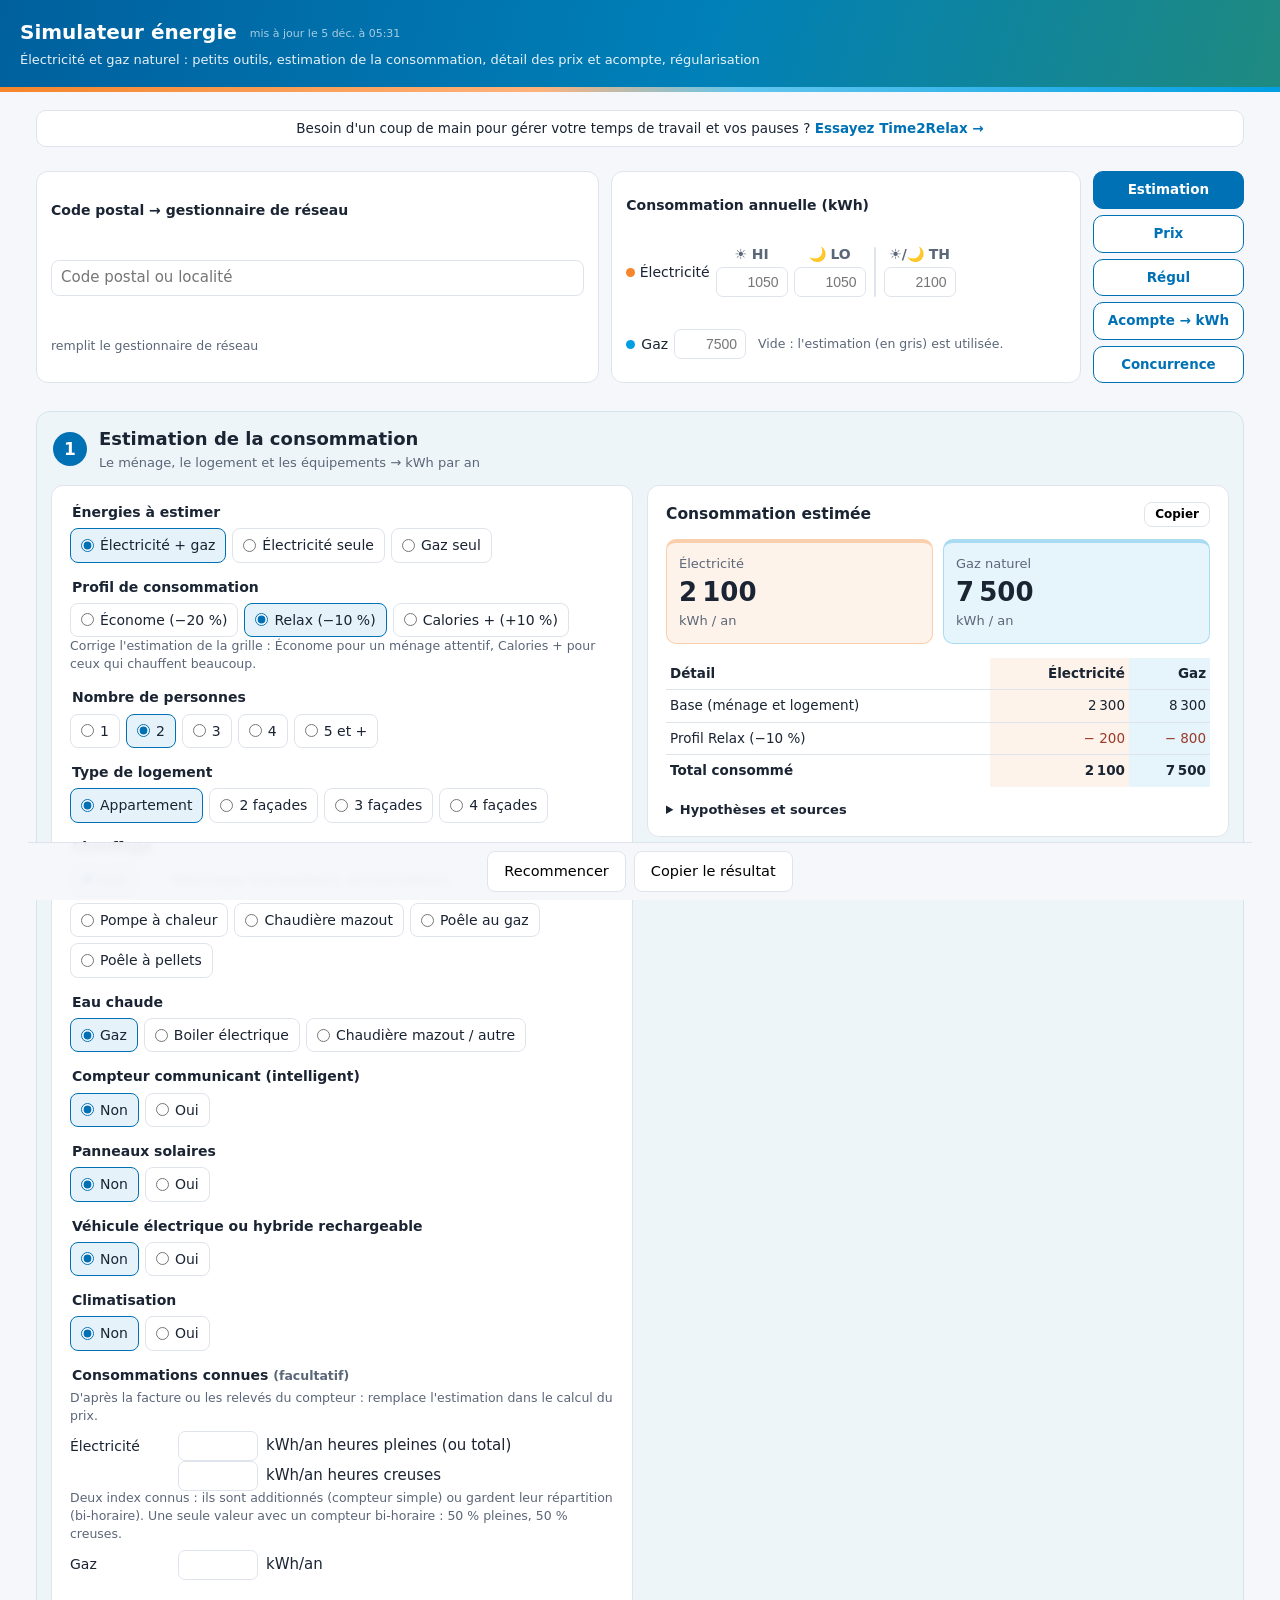
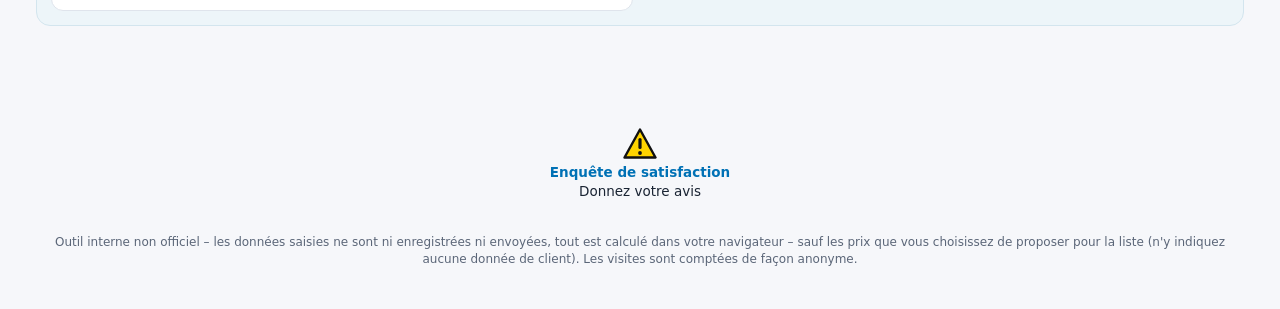
<file: prix-mobile/index.html>
<!DOCTYPE html>
<!-- Fichier généré par tools/build_prix_mobile.py à partir de conso-estimation-r8m3/index.html : ne pas modifier à la main. -->
<html lang="fr">
<head>
<meta charset="utf-8">
<meta name="viewport" content="width=device-width, initial-scale=1, viewport-fit=cover">
<meta name="robots" content="noindex, nofollow">
<link rel="manifest" href="/prix-mobile/manifest.webmanifest">
<meta name="theme-color" content="#0071b5">
<meta name="apple-mobile-web-app-capable" content="yes">
<meta name="mobile-web-app-capable" content="yes">
<meta name="apple-mobile-web-app-status-bar-style" content="black-translucent">
<meta name="apple-mobile-web-app-title" content="Simulateur">
<link rel="icon" href="/conso-estimation-r8m3/icon.svg" type="image/svg+xml">
<link rel="icon" href="/conso-estimation-r8m3/icon-32.png" sizes="32x32" type="image/png">
<link rel="apple-touch-icon" href="/prix-mobile/icon-180.png">
<title>Simulateur énergie</title>
<style>
  :root{
    /* Couleurs relevées sur les cartes tarifaires ENGIE (novembre 2026) : icône électricité #f6852b, icône gaz #009fe3, bandeaux bleu → turquoise */
    --bg:#f6f7fa; --card:#ffffff; --ink:#1a2433; --muted:#5b6678; --line:#dfe4ec;
    --accent:#0071b5; --accent-soft:#e5f2fa; --elec:#f6852b; --gas:#009fe3; --warn:#fff6dc; --warn-line:#e6c766;
    --edit:#7a4cc2; --edit-bg:#f4effc;
  }
  *{box-sizing:border-box}
  body{margin:0;font-family:system-ui,-apple-system,"Segoe UI",Roboto,Arial,sans-serif;background:var(--bg);color:var(--ink);font-size:15px;line-height:1.45}
  header{position:relative;background:linear-gradient(105deg,#00609e 0%,#0080b8 55%,#1f8a80 100%);color:#fff;padding:18px 20px 22px}
  header::after{content:"";position:absolute;left:0;right:0;bottom:0;height:5px;background:linear-gradient(90deg,var(--elec) 0%,#ffb27a 42%,#62c6ee 58%,var(--gas) 100%)}
  header h1{margin:0;font-size:20px;font-weight:650}
  header p{margin:4px 0 0;opacity:.9;font-size:13px}
  main{max-width:1240px;margin:0 auto;padding:18px 16px 40px;display:grid;gap:18px;min-width:0}
  main > *, .steps > *, .cols > *{min-width:0}
  .steps{display:grid;gap:22px}
  .step{border-radius:14px;padding:14px;background:#edf5f9;border:1px solid #d3e5ee}
  .step.prix{background:linear-gradient(135deg,#fef3ea 0%,#f6f5f4 50%,#e6f5fc 100%);border-color:#e3dfdb}
  .step.regul{background:#ecf6f3;border-color:#cfe6df}
  .step.regul .stephead .num{background:#23897d}
  #regSet legend{font-weight:600;margin-bottom:4px}
  #regSet [hidden]{display:none}
  .perDel{padding:2px 8px}
  .cost .big{font-size:1.15em;font-weight:700}
  .stephead{display:flex;align-items:center;gap:12px;margin:0 2px 12px}
  .stephead .num{flex:none;width:34px;height:34px;border-radius:50%;background:var(--accent);color:#fff;font-weight:700;display:grid;place-items:center;font-size:17px}
  .step.prix .stephead .num{background:linear-gradient(135deg,var(--elec),var(--gas))}
  .stephead h2{margin:0;font-size:18px}
  .stephead p{margin:2px 0 0;color:var(--muted);font-size:13px}
  .cols{display:grid;grid-template-columns:minmax(0,1fr) minmax(0,1fr);gap:14px;align-items:start}
  @media (max-width:820px){.cols{grid-template-columns:1fr}}
  .card.result{position:sticky;top:12px}
  .card.result h3{display:flex;justify-content:space-between;align-items:center;gap:8px}
  .zcopy{font-size:12px;padding:3px 10px;font-weight:600;flex:0 0 auto}
  .card h3{margin:0 0 12px;font-size:15.5px}
  .actions.bar{justify-content:center;position:sticky;bottom:0;z-index:15;padding:8px;margin:0 -8px;background:rgba(246,247,250,.94);backdrop-filter:blur(4px);border-top:1px solid var(--line)}
  .actions.bar button{font-size:14.5px;padding:9px 16px}
  .banner{background:#fff;border:1px solid var(--line);border-radius:10px;padding:8px 14px;font-size:13.5px;text-align:center}
  .banner a{color:var(--accent);text-decoration:none}
  .banner a:hover{text-decoration:underline}
  .card{background:var(--card);border:1px solid var(--line);border-radius:12px;padding:16px 18px}
  .card h2{margin:0 0 12px;font-size:16px}
  fieldset{border:0;margin:0 0 14px;padding:0;min-width:0;min-inline-size:0}
  legend{font-weight:600;margin-bottom:6px;font-size:14px}
  .opts{display:flex;flex-wrap:wrap;gap:6px}
  .opts label{display:inline-flex;align-items:center;gap:6px;border:1px solid var(--line);border-radius:8px;padding:6px 10px;cursor:pointer;font-size:14px;background:#fff;user-select:none}
  .opts input{accent-color:var(--accent);margin:0}
  .opts label:has(input:checked){border-color:var(--accent);background:var(--accent-soft)}
  .sub{margin:8px 0 0 2px;padding:10px 12px;border-left:3px solid var(--accent-soft);display:grid;gap:8px}
  .sub[hidden]{display:none}
  .row{display:flex;align-items:center;gap:8px;flex-wrap:wrap}
  input[type=text]{flex:1 1 160px;min-width:0;max-width:100%;padding:6px 8px;border:1px solid var(--line);border-radius:7px;font-size:14px}
  .clbl{min-width:100px;font-size:14px}
  #prixSet{display:grid;gap:10px}
  #prixSet [hidden], #knSet [hidden], .veh[hidden], #knPRow[hidden], #evHomeBox[hidden]{display:none}
  .pblock{border:1px solid var(--line);border-radius:10px;padding:10px 12px;display:grid;gap:8px}
  .ptitle{font-weight:650;font-size:14px;padding-left:8px}
  .ptitle.e{border-left:4px solid var(--elec)} .ptitle.g{border-left:4px solid var(--gas)}
  select{padding:6px 8px;border:1px solid var(--line);border-radius:7px;font-size:14px;background:#fff;max-width:100%}
  input.px{width:80px;flex:none;min-width:0;padding:6px 8px;border:1px solid var(--line);border-radius:7px;font-size:14px;text-align:right}
  table.comp{font-size:13px;margin-top:2px}
  table.comp th,table.comp td{padding:4px 3px;border-bottom:1px solid var(--line)}
  table.comp th{font-weight:600;color:var(--muted);font-size:12px}
  table.comp td.n input.px{width:72px}
  table.comp tr.sum td{font-weight:650;border-bottom:0}
  input.px.edit{border-color:var(--edit);background:var(--edit-bg)}
  input.px.miss{border-color:#e7b7ad}
  .tag{font-size:11.5px;color:var(--muted);display:block}
  .prop{display:grid;grid-template-columns:1fr auto;gap:6px;align-items:center;background:#fafbfa;border:1px dashed var(--line);border-radius:8px;padding:8px}
  .prop input{min-width:0}
  .prop .hint{grid-column:1/-1}
  .prop .hint.ok{color:var(--accent)} .prop .hint.err{color:#9a3b2b}
  .cost{border:1px solid var(--line);border-radius:10px;padding:12px;margin-bottom:14px;font-size:14px}
  .cost[hidden]{display:none}
  .cost .line{display:flex;justify-content:space-between;gap:10px;padding:3px 0}
  .cost .line span:last-child{font-variant-numeric:tabular-nums;white-space:nowrap}
  .cost .acompte{border-top:1px solid var(--line);margin-top:6px;padding-top:8px;font-weight:700;font-size:17px}
  .akrec{font-size:12px;color:var(--muted);font-weight:600}
  .akcts label:has(input:checked) .akrec{color:var(--accent)}
  #akRecOut{margin-bottom:14px}
  /* Curseur de répartition de l'acompte : électricité (orange) à gauche, gaz (bleu) à droite */
  .akmix{display:grid;gap:6px;padding:10px 12px;border-radius:10px;background:linear-gradient(90deg,var(--elec-bg),var(--gas-bg));border:1px solid #e3dfdb}
  .akmix[hidden]{display:none}
  .akmix .lbls{display:flex;justify-content:space-between;align-items:baseline;gap:8px;font-size:13.5px;font-variant-numeric:tabular-nums}
  .akmix .lbls b{font-size:15px}
  .akmix .lbls i{display:block;font-style:normal;font-size:12.5px;font-weight:600;opacity:.85}
  .akmix .le2{color:#b35710} .akmix .lg2{color:#0074a8;text-align:right}
  .akmix .ctl{display:flex;align-items:center;gap:10px}
  .akmix input[type=range]{flex:1;min-width:0;-webkit-appearance:none;appearance:none;height:10px;border-radius:6px;margin:8px 0;background:linear-gradient(90deg,var(--elec) 0,var(--elec) var(--p,50%),var(--gas) var(--p,50%),var(--gas) 100%);cursor:pointer}
  .akmix input[type=range]::-webkit-slider-thumb{-webkit-appearance:none;width:26px;height:26px;border-radius:50%;background:#fff;border:3px solid var(--accent);box-shadow:0 1px 4px rgba(0,0,0,.25)}
  .akmix input[type=range]::-moz-range-thumb{width:20px;height:20px;border-radius:50%;background:#fff;border:3px solid var(--accent);box-shadow:0 1px 4px rgba(0,0,0,.25)}
  .akmix button{font-size:12px;padding:3px 9px;flex:none}
  .cost .hint{margin-top:4px}
  .cost .used{margin:0 0 8px;padding-left:8px;border-left:2px solid var(--line)}
  .check{display:inline-flex;align-items:center;gap:6px;font-size:14px;cursor:pointer}
  .check input{accent-color:var(--accent);margin:0}
  input[type=number]{width:110px;padding:6px 8px;border:1px solid var(--line);border-radius:7px;font-size:14px}
  .hint{color:var(--muted);font-size:12.5px}
  .totals{display:grid;grid-template-columns:1fr 1fr;gap:10px;margin-bottom:14px}
  .tot{border-radius:10px;padding:12px;border:1px solid var(--line)}
  .tot .lbl{font-size:13px;color:var(--muted)}
  .tot .val{font-size:26px;font-weight:700;font-variant-numeric:tabular-nums}
  .tot .unit{font-size:13px;font-weight:500;color:var(--muted)}
  .totals.one{grid-template-columns:1fr}
  .zlink{text-decoration:none;font-size:13.33px;font-family:inherit;text-align:center} .zlink small{opacity:.7}
  .tot.e{border-top:4px solid var(--elec)} .tot.g{border-top:4px solid var(--gas)}
  /* Code couleur des cartes ENGIE : fond orange pâle pour l'électricité, bleu pâle pour le gaz */
  :root{--elec-bg:#fef3ea;--elec-bd:#f9cfae;--gas-bg:#e6f5fc;--gas-bd:#a9dcf3}
  .tot.e,#blkE,#regSet div#regE{background:var(--elec-bg);border-color:var(--elec-bd)}
  .tot.g,#blkG,#regSet #regG{background:var(--gas-bg);border-color:var(--gas-bd)}
  #regSet div#regE,#regSet #regG{border-width:1px;border-style:solid;border-radius:10px;padding:8px 12px}
  .ctrs{margin-top:6px} .ctr{flex-wrap:wrap;gap:4px 6px;padding:5px 0;border-top:1px dashed rgba(0,0,0,.12)} .ctr input[type=date]{width:auto} .ctr .ctrK{width:70px}
  .ecols-eg td:nth-child(2),.ecols-eg th:nth-child(2),.ecols-e td:nth-child(2),.ecols-e th:nth-child(2){background:var(--elec-bg)}
  .ecols-eg td:nth-child(3),.ecols-eg th:nth-child(3),.ecols-g td:nth-child(2),.ecols-g th:nth-child(2){background:var(--gas-bg)}
  .cost .le{background:var(--elec-bg);margin:0 -8px;padding-left:8px;padding-right:8px}
  .cost .lg{background:var(--gas-bg);margin:0 -8px;padding-left:8px;padding-right:8px}
  .solar{background:var(--accent-soft);border-radius:10px;padding:10px 12px;margin-bottom:14px;font-size:14px}
  .solar[hidden]{display:none}
  .solar b{font-variant-numeric:tabular-nums}
  table{width:100%;border-collapse:collapse;font-size:13.5px}
  th,td{text-align:left;padding:6px 4px;border-bottom:1px solid var(--line)}
  td.n{text-align:right;font-variant-numeric:tabular-nums;white-space:nowrap}
  th.n{text-align:right}
  tr.tot-row td{font-weight:650;border-bottom:0}
  .neg{color:#9a3b2b}
  details{margin-top:14px;font-size:13px;color:var(--muted)}
  details summary{cursor:pointer;color:var(--ink);font-weight:600}
  details li{margin:3px 0}
  .actions{display:flex;gap:8px;margin-top:10px}
  button{font:inherit;font-size:13.5px;border:1px solid var(--line);background:#fff;border-radius:8px;padding:6px 12px;cursor:pointer}
  button:hover{border-color:var(--accent)}
  .avis{grid-column:1/-1;justify-self:center;display:flex;flex-direction:column;align-items:center;gap:4px;text-align:center;text-decoration:none;color:var(--ink);font-size:13.5px;padding:8px 14px;border-radius:10px}
  .avis:hover{background:#fff;box-shadow:0 0 0 1px var(--line)}
  .avis strong{color:var(--accent)}
  footer{grid-column:1/-1;color:var(--muted);font-size:12px;text-align:center;margin-top:6px}
  .doclink{font-size:.85em;white-space:nowrap;margin-left:.4em}
  table.comp tr.subtot td{font-style:italic;color:var(--muted,#666)}
  .tblwrap{overflow-x:auto;-webkit-overflow-scrolling:touch;max-width:100%}
  .pblock > *, #prixSet > *, #regSet > *, .card > *{min-width:0}
  input[type=date]{padding:5px 6px;border:1px solid var(--line);border-radius:7px;font:inherit;font-size:14px;max-width:100%}
  .tvacalc input{flex:0 1 110px;min-width:70px}
  /* Tablette : une colonne, résultats sous le formulaire */
  @media (max-width:820px){
    .card.result{position:static}
    main{padding:14px 12px 30px}
  }
  /* Smartphone */
  @media (max-width:600px){
    body{font-size:14.5px}
    header{padding:14px 14px}
    header h1{font-size:18px}
    main{padding:10px 8px 24px;gap:12px}
    .steps{gap:14px}
    .step{padding:10px 8px;border-radius:12px}
    .stephead{gap:10px;margin-bottom:10px}
    .stephead h2{font-size:16.5px}
    .card{padding:12px 10px}
    .pblock{padding:8px 6px}
    .clbl{min-width:0;flex:1 0 100%;font-weight:600;font-size:13px;color:var(--muted);margin-left:0 !important}
    .row{gap:6px}
    .opts label{padding:7px 10px}
    table.comp{font-size:12.5px}
    table.comp th,table.comp td{padding:4px 2px}
    table.comp td.n input.px{width:54px;padding:5px 3px;font-size:13px}
    input.px{width:66px}
    .totals{grid-template-columns:1fr 1fr;gap:8px}
    .tot .val{font-size:22px}
    .cost{padding:10px 8px}
    .cost .line{flex-wrap:wrap;gap:2px 10px}
    .cost .acompte{font-size:16px}
    .tvacalc{padding:10px;gap:6px 10px}
    .tvacalc strong{flex:1 0 100%}
    .tvacalc label{flex:1 1 90px;flex-direction:column;align-items:flex-start;gap:2px;font-size:12.5px}
    .tvacalc input{width:100%;flex:none}
    .actions.bar{margin:0 -8px}
    .actions.bar button{flex:1}
  }
  table.comp tr.tvac td{font-weight:700}
  .cpbox{position:relative;display:inline-block}
  .sug{position:absolute;left:0;top:100%;z-index:20;min-width:100%;max-width:340px;max-height:260px;overflow:auto;background:#fff;border:1px solid #ccd;border-radius:8px;box-shadow:0 6px 18px rgba(0,0,0,.12);margin-top:2px}
  .sug button{display:block;width:100%;text-align:left;border:0;background:none;padding:6px 10px;font:inherit;cursor:pointer;color:inherit}
  .sug button:hover,.sug button:focus{background:#eef3fb}
  .cost .acpart span:last-child{font-weight:600}
  details.explain p{margin:6px 0;font-size:.92em;line-height:1.45}
  .cost .line.apayer, .cost .line.apayer span{color:#b3261e}
  .cost .line.arembourser, .cost .line.arembourser span{color:#1e7d32}
  .tvacalc{display:flex;flex-wrap:wrap;align-items:center;gap:8px 14px;margin:0 0 14px;padding:10px 14px;border-radius:12px;background:#fff7e0;border:1px solid #f0d58a}
  .tvacalc label{display:flex;align-items:center;gap:6px;font-size:14px}
  .tvacalc input{width:110px;font:inherit;padding:5px 8px;border:1px solid #d9c27a;border-radius:8px;background:#fff}
  .tools{display:grid;grid-template-columns:repeat(auto-fit,minmax(260px,1fr));gap:12px}
  .tool{display:flex;flex-wrap:wrap;align-items:center;gap:6px 12px;padding:10px 14px;border-radius:12px;background:#fff;border:1px solid var(--line)}
  .tool > strong{flex:1 0 100%;font-size:14px}
  .tools .tvacalc{margin:0;background:#fff7e0;border-color:#f0d58a}
  .hrtool{background:#eef3fb;border-color:#c9d8ef}
  .hrtool input{width:90px;font:inherit;padding:5px 8px;border:1px solid #c9d8ef;border-radius:8px}
  .hrtool label{display:flex;align-items:center;gap:6px;font-size:14px}
  .hrout{font-size:20px;font-weight:700;color:#24508f;font-variant-numeric:tabular-nums}
  .hub{display:grid;grid-template-columns:1.2fr 1fr auto;gap:12px;align-items:stretch;position:sticky;top:0;z-index:15;background:var(--bg);padding:6px 0}
  .hubcp .cpbox{flex:1 1 220px}
  .hubcp .cpbox input{width:100%;font:inherit;padding:6px 9px;border:1px solid var(--line);border-radius:8px}
  .hubcp #cpHint{flex:1 0 100%}
  .cptel{flex:1 0 100%;font-size:12.5px;line-height:1.5;color:var(--ink)}
  .cptel a{color:var(--accent);text-decoration:none;white-space:nowrap;font-variant-numeric:tabular-nums}
  .cptel b{font-weight:650}
  .hubkwh label{display:flex;align-items:center;gap:6px;font-size:14px}
  .hubkwh input{width:72px}
  .hubkwh .erow{display:flex;align-items:flex-end;gap:6px;font-size:14px;flex-wrap:wrap}
  .hubkwh .erow>span:first-child{align-self:center}
  .hk{display:inline-flex;flex-direction:column;align-items:center;gap:2px;font-size:11px;font-weight:650;color:var(--muted);line-height:1}
  .hk input{width:72px}
  .hksep{align-self:stretch;width:2px;background:var(--line);border-radius:1px;margin:0 2px}
  .dot{display:inline-block;width:9px;height:9px;border-radius:50%}
  .dot.e{background:var(--elec)} .dot.g{background:var(--gas)}
  .zbtns{display:flex;flex-direction:column;gap:6px;justify-content:center}
  .zbtn{font-weight:650;padding:8px 14px;border-radius:10px;border:1px solid var(--accent);color:var(--accent);background:#fff;white-space:nowrap}
  .zbtn.on{background:var(--accent);color:#fff}
  #prixFrame{width:100%;border:0;min-height:420px;display:block;border-radius:10px;background:var(--bg)}
  @media (max-width:820px){
    .hub{grid-template-columns:1fr 1fr;position:static}
    .zbtns{grid-column:1/-1;flex-direction:row}
    .zbtn{flex:1;white-space:normal;padding:8px 6px}
  }
  @media (max-width:600px){
    .hub{grid-template-columns:1fr}
    .zbtn{font-size:13px}
    .hk input,.hubkwh input{width:62px}
  }
  .vcard{border:1px solid #dfe7e1;border-radius:10px;padding:6px 10px;margin:6px 0}
  .vtitle{font-weight:600;margin-bottom:2px}
  .vres{font-weight:400;font-size:12px;opacity:.75;margin-left:6px}
  .idxtot{font-weight:600;color:#1e6b3a;margin-left:4px}.idxtot.bad{color:#9a3b2b}
  .tot.known{box-shadow:inset 0 0 0 2px var(--accent)}
  .tot .unit .est{display:block;font-size:11px;opacity:.55;margin-top:2px}
  #detail td.dim{color:#a3aba7}
  tr.known-row td{background:var(--accent-soft);border-top:2px solid var(--accent);border-bottom:2px solid var(--accent);font-weight:700}
  tr.known-row td:first-child{border-left:2px solid var(--accent)}
  tr.known-row td:last-child{border-right:2px solid var(--accent)}
  tr.known-row small{font-weight:400;opacity:.7}
  tr.sep-row td{font-size:11.5px;color:#7d8682;padding-top:12px;border-bottom:0}
  .ocrdrop{border:2px dashed #a9bcd6;border-radius:10px;padding:14px;text-align:center;color:var(--muted);margin:8px 0;cursor:pointer}
  .ocrdrop.over,.ocrdrop:focus{border-color:var(--accent);background:var(--accent-soft);outline:0}
  .ocrpick{color:var(--accent);text-decoration:underline;cursor:pointer}
  table.ocrt{width:100%;font-size:13px}
  table.ocrt td,table.ocrt th{padding:2px 4px;text-align:right}
  table.ocrt td:first-child,table.ocrt th:first-child{text-align:center;width:26px}
  table.ocrt input.px{width:72px}
  table.ocrt tr.off td{opacity:.45}
  .svcdel{border:0;background:none;color:#9a3b2b;font-size:15px;cursor:pointer;padding:2px 6px}
  .svc{margin-top:8px}.svc .row{margin:4px 0}
  .ocrsum{margin-top:8px;padding:8px;background:var(--accent-soft);border-radius:8px}
  h1 .maj{font-size:11px;font-weight:400;opacity:.65;vertical-align:middle;margin-left:6px}

  /* ===== Version mobile (prix-mobile) : générée par tools/build_prix_mobile.py ===== */
  .tools{display:none !important}
  #offl{display:none;position:sticky;top:0;z-index:50;background:#fff3cd;color:#7a5a00;font-size:12.5px;text-align:center;padding:5px 10px;border-bottom:1px solid #efd98a}
  #offl.on{display:block}
  @media (max-width:820px){
  html,body{overflow-x:hidden}
  body{font-size:15px;-webkit-text-size-adjust:100%}
  input,select,textarea{font-size:16px !important}
  header{padding:calc(8px + env(safe-area-inset-top)) 14px 12px}
  header h1{font-size:17px;margin:0} header p{display:none}
  main{max-width:640px;padding:8px 8px calc(78px + env(safe-area-inset-bottom));gap:10px}
  .tools{display:none !important}
  .banner{font-size:12px;padding:5px 10px;border-radius:8px}
  .hub{grid-template-columns:1fr !important;position:static !important;gap:8px;padding:0}
  .hub .tool{padding:8px 10px} .hub .tool > strong{font-size:13.5px} .hub .hint{font-size:12px}
  .cpbox,.cpbox input,#cp{width:100%;box-sizing:border-box}
  .cptel{font-size:12.5px;overflow-wrap:anywhere}
  .cptel a{white-space:normal}
  /* Onglets : barre fixe en bas, comme une appli */
  .zbtns{position:fixed;left:0;right:0;bottom:0;z-index:40;display:flex !important;flex-direction:row !important;gap:0;
    background:#fff;border-top:1px solid var(--line);box-shadow:0 -2px 10px rgba(0,0,0,.06);padding:4px 4px calc(4px + env(safe-area-inset-bottom))}
  .zbtns .zbtn{flex:1 1 0 !important;min-width:0;border:0 !important;border-radius:10px;background:transparent;color:#5d6b64;
    font-size:10.5px !important;font-weight:650;line-height:1.1;padding:6px 2px !important;white-space:normal !important;text-align:center;display:flex;flex-direction:column;align-items:center;gap:2px}
  .zbtns .zbtn::before{font-size:19px;line-height:1}
  .zbtns .zbtn[data-zone=est]::before{content:"🏠"}
  .zbtns .zbtn[data-zone=prix]::before{content:"🧾"}
  .zbtns .zbtn[data-zone=reg]::before{content:"📅"}
  .zbtns .zbtn[data-zone=akw]::before{content:"💶"}
  .zbtns .zlink::before{content:"🔎"}
  .zbtns .zbtn.on,.zbtns .zbtn[aria-selected=true]{color:var(--accent);background:var(--accent-soft,#e5f2fa)}
  .zbtns .zlink small{display:none}
  .actions.bar{bottom:calc(58px + env(safe-area-inset-bottom)) !important}
  .step{padding:10px 8px;border-radius:12px}
  .cols,.grid2,.two{grid-template-columns:1fr !important}
  .card.result{position:static !important}
  footer{font-size:11.5px}
  }
</style>
</head>
<body>
<div id="offl" role="status"></div>
<header>
  <h1>Simulateur énergie <span class="maj" id="maj"></span></h1>
  <p>Électricité et gaz naturel : petits outils, estimation de la consommation, détail des prix et acompte, régularisation</p>
</header>

<main>
  <div class="banner">Besoin d'un coup de main pour gérer votre temps de travail et vos pauses ? <a href="https://time2relax.app/" target="_blank" rel="noopener"><strong>Essayez Time2Relax →</strong></a></div>

  <div class="tools" hidden>
    <div class="tool tvacalc" aria-label="Calculateur de TVA">
      <strong>TVA</strong>
      <label>Hors TVA <input type="text" inputmode="decimal" id="tv0" autocomplete="off"></label>
      <label>TVAC 6 % <input type="text" inputmode="decimal" id="tv6" autocomplete="off"></label>
      <label>TVAC 21 % <input type="text" inputmode="decimal" id="tv21" autocomplete="off"></label>
      <span class="hint">Tapez un montant : les deux autres se calculent.</span> <button type="button" class="zcopy sec" data-z="tva">Copier</button>
    </div>
    <div class="tool hrtool" aria-label="Heures de récupération">
      <strong>HR helper</strong>
      <label>Heures (SDWorks) <input type="text" inputmode="decimal" id="hrIn" autocomplete="off" placeholder="4,5"></label>
      <div class="hrout" id="hrOut">–</div>
      <span class="hint">4,5 → 4 h 30 min. Fonctionne aussi dans l'autre sens : 4h30 → 4,5.</span>
    </div>
  </div>

  <form id="f" class="steps" autocomplete="off">
  <section class="hub" aria-label="Code postal, consommation et outils">
    <div class="tool hubcp">
      <strong>Code postal → gestionnaire de réseau</strong>
      <span class="cpbox"><input type="text" id="cp" maxlength="60" autocomplete="off" placeholder="Code postal ou localité"><span class="sug" id="cpSug" role="listbox" hidden></span></span>
      <span class="hint" id="cpHint">remplit le gestionnaire de réseau</span>
      <div class="cptel" id="cpTel" hidden></div>
    </div>
    <div class="tool hubkwh">
      <strong>Consommation annuelle (kWh)</strong>
      <div class="erow"><span><span class="dot e"></span> Électricité</span>
        <label class="hk">☀️ HI<input type="text" inputmode="numeric" class="px" id="hubE" maxlength="7" title="Heures pleines (HI)"></label>
        <label class="hk">🌙 LO<input type="text" inputmode="numeric" class="px" id="hubEN" maxlength="7" title="Heures creuses (LO)"></label>
        <span class="hksep" aria-hidden="true"></span>
        <label class="hk">☀️/🌙 TH<input type="text" inputmode="numeric" class="px" id="hubET" maxlength="7" title="Total / mono-horaire (TH) = HI + LO"></label>
      </div>
      <label><span class="dot g"></span>Gaz <input type="text" inputmode="numeric" class="px" id="hubG" maxlength="7"></label>
      <span class="hint" id="hubHint">Vide : l'estimation est utilisée.</span>
    </div>
    <div class="zbtns" role="tablist">
      <button type="button" class="zbtn" data-zone="est" role="tab">Estimation</button>
      <button type="button" class="zbtn" data-zone="prix" role="tab">Prix</button>
      <button type="button" class="zbtn" data-zone="reg" role="tab">Régul</button>
      <button type="button" class="zbtn" data-zone="akw" role="tab">Acompte → kWh</button>
      <a class="zbtn zlink" id="lnkConc" href="concurrence/">Concurrence</a>
    </div>
  </section>
  <section class="step" data-zone="est" aria-label="Estimation de la consommation">
    <div class="stephead"><span class="num">1</span><div><h2>Estimation de la consommation</h2><p>Le ménage, le logement et les équipements → kWh par an</p></div></div>
    <div class="cols">
      <div class="card">
      <fieldset>
        <legend>Énergies à estimer</legend>
        <div class="opts">
          <label><input type="radio" name="en" value="both" checked>Électricité + gaz</label>
          <label><input type="radio" name="en" value="e">Électricité seule</label>
          <label><input type="radio" name="en" value="g">Gaz seul</label>
        </div>
      </fieldset>


      <fieldset>
        <legend>Profil de consommation</legend>
        <div class="opts">
          <label><input type="radio" name="niv" value="0.8">Économe (−20 %)</label>
          <label><input type="radio" name="niv" value="0.9" checked>Relax (−10 %)</label>
          <label><input type="radio" name="niv" value="1.1">Calories + (+10 %)</label>
        </div>
        <div class="hint">Corrige l'estimation de la grille : Économe pour un ménage attentif, Calories + pour ceux qui chauffent beaucoup.</div>
      </fieldset>

      <fieldset>
        <legend>Nombre de personnes</legend>
        <div class="opts">
          <label><input type="radio" name="p" value="1">1</label>
          <label><input type="radio" name="p" value="2" checked>2</label>
          <label><input type="radio" name="p" value="3">3</label>
          <label><input type="radio" name="p" value="4">4</label>
          <label><input type="radio" name="p" value="5">5 et +</label>
        </div>
      </fieldset>

      <fieldset>
        <legend>Type de logement</legend>
        <div class="opts">
          <label><input type="radio" name="t" value="0" checked>Appartement</label>
          <label><input type="radio" name="t" value="1">2 façades</label>
          <label><input type="radio" name="t" value="2">3 façades</label>
          <label><input type="radio" name="t" value="3">4 façades</label>
        </div>
      </fieldset>

      <fieldset>
        <legend>Chauffage</legend>
        <div class="opts">
          <label><input type="radio" name="h" value="gaz" checked>Gaz</label>
          <label><input type="radio" name="h" value="elec">Électrique (convecteurs, accumulation)</label>
          <label><input type="radio" name="h" value="pac">Pompe à chaleur</label>
          <label><input type="radio" name="h" value="mazout">Chaudière mazout</label>
          <label><input type="radio" name="h" value="poelegaz">Poêle au gaz</label>
          <label><input type="radio" name="h" value="pellets">Poêle à pellets</label>
        </div>
      </fieldset>

      <fieldset>
        <legend>Eau chaude</legend>
        <div class="opts">
          <label><input type="radio" name="w" value="gaz" checked>Gaz</label>
          <label><input type="radio" name="w" value="elec">Boiler électrique</label>
          <label><input type="radio" name="w" value="autre">Chaudière mazout / autre</label>
        </div>
      </fieldset>
      <fieldset id="commSet">
        <legend>Compteur communicant (intelligent)</legend>
        <div class="opts">
          <label><input type="radio" name="pcpt" value="classique" checked>Non</label>
          <label><input type="radio" name="pcpt" value="comm">Oui</label>
        </div>
      </fieldset>
      <fieldset id="pvSet">
        <legend>Panneaux solaires</legend>
        <div class="opts">
          <label><input type="radio" name="pv" value="0" checked>Non</label>
          <label><input type="radio" name="pv" value="1">Oui</label>
        </div>
        <div class="sub" id="pvBox" hidden>
          <div class="row"><input type="number" id="kwc" min="0" step="0.5" value="4.5"> <span>kVA / kWc installés (4,5 si inconnu)</span></div>
          <div>
            <div class="hint" style="margin-bottom:4px">Compensation (certifié avant 2024) ?</div>
            <div class="opts">
              <label><input type="radio" name="comp" value="0" checked>Non</label>
              <label><input type="radio" name="comp" value="1">Oui</label>
            </div>
            <div class="hint" style="margin-top:4px">Seulement en Wallonie, pour des panneaux installés avant 2024 (jusqu'à fin 2030). En Flandre et à Bruxelles : toujours Non.</div>
          </div>
          <div id="prosBox" hidden>
            <div class="hint" style="margin-bottom:4px">Tarif prosumer</div>
            <div class="row" style="margin-top:6px"><input type="text" inputmode="decimal" class="px" id="kwe"> <span>kVA de l'onduleur, si différent (sinon la valeur ci-dessus)</span></div>
            <div class="row" style="margin-top:6px"><input type="text" inputmode="decimal" class="px" id="prosRate"> <span>€/kVA/an HTVA – tarif prosumer du gestionnaire</span></div>
            <div class="hint" id="prosSrc"></div>
            <details class="explain" style="margin-top:6px"><summary><strong>Comment l'expliquer au client</strong></summary>
              <p><strong>Le principe de la compensation</strong> : sur l'année, l'électricité que vos panneaux envoient sur le réseau est déduite de celle que vous prenez au réseau. Vous ne payez l'énergie que sur la différence, si vous avez consommé plus que produit. Ce régime vaut pour les installations certifiées avant 2024 et reste d'application jusqu'à fin 2030.</p>
              <p><strong>Avec un compteur classique (qui tourne à l'envers)</strong> : vous payez chaque année un forfait réseau, le tarif prosumer, calculé sur la puissance de votre onduleur (kVA × tarif du gestionnaire). Il est le même quelle que soit votre consommation.</p>
              <p><strong>Avec un compteur communicant</strong> : le compteur mesure séparément ce que vous prenez au réseau et ce que vous y envoyez. L'énergie compensée reste gratuite, mais vous payez le transport par le réseau de l'électricité que vous avez réellement prise. Ce montant ne peut jamais dépasser l'ancien forfait prosumer : si vous consommez surtout pendant que vos panneaux produisent, vous payez moins que le forfait (c'est une ristourne). Si vous consommez plus que ce que vous produisez, chaque kWh en plus est payé normalement : énergie, réseau et taxes.</p>
              <p><strong>En pratique</strong> : plus on consomme au moment où les panneaux produisent (en journée, au soleil), plus on économise avec un compteur communicant.</p>
            </details>
          </div>
        </div>
      </fieldset>
      <fieldset id="evSet">
        <legend>Véhicule électrique ou hybride rechargeable</legend>
        <div class="opts">
          <label><input type="radio" name="ev" value="0" checked>Non</label>
          <label><input type="radio" name="ev" value="1">Oui</label>
        </div>
        <div class="sub" id="evBox" hidden>
          <div class="row"><span class="clbl">Nombre</span><select id="evN"><option value="1">1 véhicule</option><option value="2">2 véhicules</option><option value="3">3 véhicules</option></select></div>
          <div class="row"><span class="clbl">Recharge à la maison</span><div class="opts"><label><input type="radio" name="evh" value="1" checked>Oui</label><label><input type="radio" name="evh" value="0">Non</label></div></div>
          <div id="evHomeBox">
          <div class="veh vcard" id="veh1">
            <div class="vtitle">Véhicule 1 <span class="vres" id="ev1r"></span></div>
            <div class="row"><span class="clbl">Type</span><select id="ev1t"><option value="e">100 % électrique</option><option value="h">Hybride rechargeable</option></select></div>
            <div class="row"><span class="clbl">Km rechargés à la maison</span><input type="number" id="km" min="0" step="1000" value="15000" style="width:90px"> <span>km par an</span></div>
            <div class="row"><span class="clbl">Consommation</span><select id="ev1p" class="evp" style="width:150px"><option value="15">Petite (≈ 15)</option><option value="18" selected>Moyenne (≈ 18)</option><option value="22">SUV, grande (≈ 22)</option><option value="">Autre : taper →</option></select> <input type="text" inputmode="decimal" class="px" id="ev1c" value="18" style="width:50px"> <span>kWh/100 km</span></div>
          </div>
          <div class="veh vcard" id="veh2" hidden>
            <div class="vtitle">Véhicule 2 <span class="vres" id="ev2r"></span></div>
            <div class="row"><span class="clbl">Type</span><select id="ev2t"><option value="e">100 % électrique</option><option value="h">Hybride rechargeable</option></select></div>
            <div class="row"><span class="clbl">Km rechargés à la maison</span><input type="number" id="km2" min="0" step="1000" value="15000" style="width:90px"> <span>km par an</span></div>
            <div class="row"><span class="clbl">Consommation</span><select id="ev2p" class="evp" style="width:150px"><option value="15">Petite (≈ 15)</option><option value="18" selected>Moyenne (≈ 18)</option><option value="22">SUV, grande (≈ 22)</option><option value="">Autre : taper →</option></select> <input type="text" inputmode="decimal" class="px" id="ev2c" value="18" style="width:50px"> <span>kWh/100 km</span></div>
          </div>
          <div class="veh vcard" id="veh3" hidden>
            <div class="vtitle">Véhicule 3 <span class="vres" id="ev3r"></span></div>
            <div class="row"><span class="clbl">Type</span><select id="ev3t"><option value="e">100 % électrique</option><option value="h">Hybride rechargeable</option></select></div>
            <div class="row"><span class="clbl">Km rechargés à la maison</span><input type="number" id="km3" min="0" step="1000" value="15000" style="width:90px"> <span>km par an</span></div>
            <div class="row"><span class="clbl">Consommation</span><select id="ev3p" class="evp" style="width:150px"><option value="15">Petite (≈ 15)</option><option value="18" selected>Moyenne (≈ 18)</option><option value="22">SUV, grande (≈ 22)</option><option value="">Autre : taper →</option></select> <input type="text" inputmode="decimal" class="px" id="ev3c" value="18" style="width:50px"> <span>kWh/100 km</span></div>
          </div>
          <details class="explain"><summary><strong>Comment remplir ?</strong></summary>
            <p><strong>Km rechargés à la maison</strong> : seulement les km roulés avec l'électricité de la maison. Pas les recharges au travail ni sur borne publique (elles ne passent pas par le compteur du client). Moyenne belge : environ 15 000 km par an ; si le client recharge la moitié du temps ailleurs, mettez la moitié.</p>
            <p><strong>Hybride rechargeable</strong> : seulement les km roulés en mode électrique (souvent 6 000 à 10 000 par an), environ 20 kWh/100 km.</p>
            <p><strong>Consommation</strong> : si le client ne la connaît pas, choisissez la taille de la voiture (recharge comprise). Petite citadine ≈ 15, voiture moyenne ≈ 18, SUV ou grande voiture ≈ 22 kWh/100 km.</p>
            <p><strong>Calcul</strong> : km × kWh/100 km ÷ 100. Exemple : 15 000 km × 18 kWh/100 km = 2 700 kWh par an, ajoutés à l'électricité du ménage.</p>
          </details>
          </div>
        </div>
      </fieldset>
      <fieldset id="climSet">
        <legend>Climatisation</legend>
        <div class="opts">
          <label><input type="radio" name="clim" value="0" checked>Non</label>
          <label><input type="radio" name="clim" value="1">Oui</label>
        </div>
        <div class="sub" id="climBox" hidden>
          <div class="row"><select id="climN"><option value="1">1 appareil</option><option value="2">2 appareils</option><option value="3">3 appareils</option><option value="4">4 appareils</option></select> <input type="text" inputmode="numeric" class="px" id="climK" value="300" style="width:60px"> <span>kWh/an par appareil</span></div>
          <span class="hint">Climatiseur (split) utilisé en été en Belgique : environ 200 à 400 kWh par an et par appareil.</span>
        </div>
      </fieldset>
      <fieldset id="batSet">
        <legend>Batterie domestique</legend>
        <div class="opts">
          <label><input type="radio" name="bat" value="0" checked>Non</label>
          <label><input type="radio" name="bat" value="1">Oui</label>
        </div>
      </fieldset>
      <fieldset id="knSet">
        <legend>Consommations connues <span class="hint">(facultatif)</span></legend>
        <div class="hint" style="margin:-2px 0 6px">D'après la facture ou les relevés du compteur : remplace l'estimation dans le calcul du prix.</div>
        <div class="row" id="knERow"><span class="clbl">Électricité</span><input type="text" inputmode="numeric" class="px" id="knE" maxlength="7"> <span>kWh/an heures pleines (ou total)</span></div>
        <div class="row" id="knENRow"><span class="clbl"></span><input type="text" inputmode="numeric" class="px" id="knEN" maxlength="7"> <span>kWh/an heures creuses</span></div>
        <div class="hint" id="knEHint" style="margin:-2px 0 6px">Deux index connus : ils sont additionnés (compteur simple) ou gardent leur répartition (bi-horaire). Une seule valeur avec un compteur bi-horaire : 50 % pleines, 50 % creuses.</div>
        <div class="row" id="knPRow"><span class="clbl">Panneaux</span><input type="text" inputmode="numeric" class="px" id="knP" maxlength="7"> <span>kWh/an produits</span> <input type="text" inputmode="numeric" class="px" id="knI" maxlength="7"> <span>kWh/an injectés</span></div>
        <div class="row" id="knGRow"><span class="clbl">Gaz</span><input type="text" inputmode="numeric" class="px" id="knG" maxlength="7"> <span>kWh/an</span></div>
      </fieldset>



      </div>
      <div class="card result" aria-live="polite">
        <h3>Consommation estimée <button type="button" class="zcopy sec" data-z="conso">Copier</button></h3>
    <div class="totals">
      <div class="tot e" id="boxE"><div class="lbl">Électricité</div><div class="val" id="totE">–</div><div class="unit" id="totEsub">kWh / an</div></div>
      <div class="tot g" id="boxG"><div class="lbl">Gaz naturel</div><div class="val" id="totG">–</div><div class="unit" id="totGsub">kWh / an</div></div>
    </div>
    <div class="solar" id="solar" hidden></div>
    <table>
      <thead id="head"></thead>
      <tbody id="detail"></tbody>
    </table>

    <details>
      <summary>Hypothèses et sources</summary>
      <ul>
        <li>Base : grille de consommations moyennes par nombre de personnes et type de logement (grille de formation), deux valeurs lissées pour qu'un ménage plus grand ne consomme jamais moins. Valeurs cohérentes avec l'étude ULB pour la CREG (2026) et les moyennes du gouvernement flamand. Électricité revue à la baisse pour les maisons le 24/11/2026 (repères récents : environ 1 650 kWh pour une personne, 3 500 kWh pour quatre).</li>
        <li>La base gaz comprend le chauffage et l'eau chaude au gaz. Eau chaude au gaz : 800 kWh par personne et par an (Homegrade).</li>
        <li>Boiler électrique : 850 kWh par personne et par an (Homegrade).</li>
        <li>Chauffage électrique : 0,9 kWh d'électricité par kWh de gaz remplacé (rendement de la chaudière). Pompe à chaleur : 3 fois moins (COP saisonnier de 3, ecoconso).</li>
        <li>Chaudière mazout : environ 300 kWh d'électricité par an (brûleur et circulateur ; un circulateur seul consomme de 50 à 450 kWh selon son âge, Test-Achats). Poêle à pellets : environ 100 kWh par an (ENGIE). Le combustible (mazout, pellets) n'est pas compté. Poêle au gaz : 70 % du gaz de chauffage d'une chaudière (il chauffe surtout les pièces de vie et n'a pas les pertes du circuit de chauffage) – estimation.</li>
        <li>Climatisation : 300 kWh par an et par appareil par défaut (modifiable).</li>
        <li>Voiture électrique : 18 kWh pour 100 km par défaut (modifiable par véhicule), pertes de recharge comprises. Hybride rechargeable : km roulés en électrique × 20 kWh pour 100 km par défaut.</li>
        <li>Panneaux solaires : 900 kWh produits par kWc et par an en Belgique. Part consommée directement : 30 % sans batterie, 65 % avec batterie.</li>
        <li>Prix encodés HTVA ; TVA de 6 % pour les particuliers et de 21 % pour les professionnels. Coût : kWh facturés × prix du kWh + frais fixes annuels ; acompte = coût annuel TVAC ÷ 12 (÷ 6 tous les 2 mois, ÷ 4 par trimestre, ÷ 2 par semestre), arrondi à l'euro, avec le minimum ENGIE de 5 € par mois et par énergie. Avec panneaux solaires, on facture la consommation nette (compensation) ou l'électricité prélevée (injection), sans compter le revenu de l'injection. Compteur bi-horaire : prix moyen selon la part de nuit indiquée.</li>
        <li>Tarif prosumer (Wallonie, compensation) : compteur classique = puissance de l'onduleur (kVA) × tarif du gestionnaire en €/kVA ; compteur double flux ou communicant = kWh prélevés compensés par l'injection × coûts de réseau (distribution + transport), sans dépasser le forfait (ristourne de la différence) ; ces kWh compensés ne paient pas l'énergie. Les kWh consommés au-delà de la production paient énergie, réseau et taxes. Électricité prélevée estimée avec la même part d'autoconsommation (30 % sans batterie, 65 % avec).</li>
        <li>Les cinq personnes et plus utilisent la ligne « 5 personnes ». La cuisson n'est pas comptée à part.</li>
      </ul>
    </details>
      </div>
    </div>
  </section>

  <section class="step prixdet" data-zone="prix" aria-label="Détail des prix">
    <div class="stephead"><span class="num">2</span><div><h2>Les détails de prix</h2><p>Client, compteur, mois de signature et contrat → prix détaillés comme sur la fiche. Coût annuel et acompte juste en dessous.</p></div></div>
    <iframe id="prixFrame" src="prix/?embed=1" title="Détail des prix" loading="lazy"></iframe>
  </section>
  <section class="step prix" data-zone="prix" aria-label="Prix et acompte">
    <div class="stephead" id="acHead"><span class="num">€</span><div><h2>Coût annuel et acompte</h2><p>Contrat, gestionnaire de réseau et prix → coût annuel et acompte mensuel</p></div></div>
    <div class="cols">
      <div class="card">
      <fieldset id="prixSet">
        <legend>Contrat et prix</legend>
        <div class="row"><span class="clbl">Client</span>
          <div class="opts"><label><input type="radio" name="seg" value="R" checked>Particulier</label><label><input type="radio" name="seg" value="P">Professionnel</label></div>
        </div>
        <div class="row"><span class="clbl">Demande</span><select id="dem">
          <option value="">– choisir –</option>
          <option value="contract update">Changement de contrat (contract update)</option>
          <option value="SSW">Changement de fournisseur (SSW)</option>
          <option value="take over">Emménagement, reprise de compteur (take over)</option>
          <option value="first opening">Première ouverture (first opening)</option>
          <option value="open existing">Réouverture (open existing)</option>
        </select></div>
        <div class="row" id="debutRow"><span class="clbl">Début prévu</span><input type="date" id="debut"><span class="hint" id="debutHint">facultatif</span></div>
        <div class="row" id="moisRow" hidden><span class="clbl">Prix de</span><select id="mois"></select></div>
        <label class="check" id="sameRow"><input type="checkbox" id="same" checked> Même contrat pour l'électricité et le gaz</label>
        <div class="row" id="pv2Row"><span class="clbl">Panneaux solaires</span>
          <div class="opts"><label><input type="radio" name="pv2" value="0" checked>Non</label><label><input type="radio" name="pv2" value="1">Oui</label></div>
        </div>
        <div class="row" id="pcpt2Row"><span class="clbl">Compteur communicant</span>
          <div class="opts"><label><input type="radio" name="pcpt2" value="classique" checked>Non</label><label><input type="radio" name="pcpt2" value="comm">Oui</label></div>
        </div>
        <div class="sub" id="pv2Box" hidden>
          <div class="row"><span class="clbl">Puissance</span><input type="text" inputmode="decimal" class="px" id="kva2"> <span>kVA / kWc (4,5 si inconnu)</span></div>
          <div class="row"><span class="clbl">Compensation</span><div class="opts"><label><input type="radio" name="comp2" value="0" checked>Non</label><label><input type="radio" name="comp2" value="1">Oui (Wallonie, installés avant 2024)</label></div></div>
        </div>

        <div class="pblock" id="blkE">
          <div class="ptitle e">Électricité</div>
          <div class="row lst"><span class="clbl">Gestionnaire</span><select id="grdE"></select><span class="hint" id="regE"></span></div>
          <div class="row"><span class="clbl">Contrat</span><select id="selE" class="lst"></select><input type="text" id="cE" maxlength="80" placeholder="Nom du contrat"><a id="docE" class="doclink" target="_blank" rel="noopener" hidden>Carte ENGIE électricité (PDF)</a><span id="socE" class="hint" hidden>Tarif social : prix revu chaque trimestre par la CREG (ici, celui du trimestre en cours).</span></div>
          <div class="row"><span class="clbl">Compteur</span>
            <div class="opts"><label><input type="radio" name="cpt" value="simple" checked>Simple</label><label><input type="radio" name="cpt" value="bi">Bi-horaire</label><label><input type="radio" name="cpt" value="tri">Impact / Flextime (tri-horaire)</label></div>
          </div>
          <div class="row" id="rowTri" hidden><span class="clbl">Répartition</span><input type="text" inputmode="decimal" class="px" id="t1p" value="40" style="width:44px"> % pleines <input type="text" inputmode="decimal" class="px" id="t2p" value="40" style="width:44px"> % creuses <input type="text" inputmode="decimal" class="px" id="t3p" value="20" style="width:44px"> % super-creuses <span class="hint">(compteur communicant ; réseau wallon : tarif Impact PIC / MEDIUM / ECO)</span></div>
          <div class="row" id="rowPct" hidden><span class="clbl">Part de nuit</span><input type="text" inputmode="decimal" class="px" id="pct" value="50"> % de la consommation</div>
          <div id="tabE"></div>
          <div class="prop" id="propE" hidden>
            <input type="text" id="noteE" maxlength="200" placeholder="Source (ex. carte tarifaire de novembre)">
            <button type="button" id="btnPropE">Proposer ces prix pour la liste</button>
            <div class="hint" id="pmsgE"></div>
          </div>
        </div>

        <div class="pblock" id="blkG">
          <div class="ptitle g">Gaz</div>
          <div class="row lst"><span class="clbl">Gestionnaire</span><select id="grdG"></select><span class="hint" id="regG"></span></div>
          <div class="row" id="rowCG"><span class="clbl">Contrat</span><select id="selG" class="lst"></select><input type="text" id="cG" maxlength="80" placeholder="Nom du contrat"></div>
          <div class="row"><a id="docG" class="doclink" target="_blank" rel="noopener" hidden>Carte ENGIE gaz (PDF)</a><span id="socG" class="hint" hidden>Tarif social : prix revu chaque trimestre par la CREG (ici, celui du trimestre en cours).</span></div>
          <div id="tabG"></div>
          <div class="prop" id="propG" hidden>
            <input type="text" id="noteG" maxlength="200" placeholder="Source (ex. carte tarifaire de novembre)">
            <button type="button" id="btnPropG">Proposer ces prix pour la liste</button>
            <div class="hint" id="pmsgG"></div>
          </div>
        </div>
        <div class="hint">Montants comme sur la carte tarifaire : <strong>TVAC (6 %) pour un particulier, HTVA pour un professionnel</strong>. Prix par kWh et frais fixes par an pour l'énergie, le réseau et les taxes. Tout reste modifiable ; une valeur corrigée apparaît en violet.</div>
      </fieldset>
      </div>
      <div class="card result" aria-live="polite">
        <h3>Coût et acompte <button type="button" class="zcopy sec" data-z="cost">Copier</button></h3>
    <div class="cost" id="cost" hidden></div>
        <div class="row" style="margin-top:8px"><span class="clbl">Acompte souhaité</span><input type="text" inputmode="decimal" class="px" id="acSouh" maxlength="8"> <span><span class="perU">€ / mois</span> (demande du client)</span></div>
        <div class="row" style="margin-top:6px"><span class="clbl">Facture d'acompte</span><select class="freq" id="acFreq" aria-label="Fréquence des factures d'acompte"><option value="12" selected>Mensuelle</option><option value="6">Tous les 2 mois</option><option value="4">Trimestrielle</option><option value="2">Semestrielle</option></select></div>
        <p class="hint" id="costEmpty">Choisissez le contrat et le gestionnaire, ou tapez les prix, pour obtenir l'acompte.</p>
      </div>
    </div>
  </section>

  <section class="step regul" data-zone="reg" aria-label="Facture de régularisation">
    <div class="stephead"><span class="num">3</span><div><h2>La régularisation</h2><p>Index de début et de fin, nombre de jours et acomptes versés → montant attendu de la régularisation, avec les prix du contrat choisi</p></div></div>
    <div class="cols">
      <div class="card">
      <fieldset id="regSet">
        <div id="regCtx">
          <legend>Client et contrat</legend>
          <div class="row"><span class="clbl">Client</span><select id="rgSeg"><option value="R">Particulier</option><option value="P">Professionnel</option></select>
            <input type="hidden" id="rgCp"></div>
          <div class="hint" id="rgCpHint" style="margin:-2px 0 6px"></div>
          <div class="row"><span class="clbl">Compteur</span><select id="rgCpt"><option value="simple">Simple (mono-horaire)</option><option value="bi">Bi-horaire</option><option value="tri">Impact / Flextime (tri-horaire)</option></select></div>
          <div class="row" id="rgCtrE"><span class="clbl">Contrat élec.</span><select id="rgSelE"></select>
            <span class="hint">ou prix</span> <input type="text" inputmode="decimal" class="px" id="rgPE" placeholder="c€/kWh" style="width:70px"> <span class="hint" id="rgPEbi" hidden>pleines</span> <input type="text" inputmode="decimal" class="px" id="rgPEn" placeholder="creuses" style="width:70px" hidden> + <input type="text" inputmode="decimal" class="px" id="rgFE" placeholder="€/an" style="width:60px"></div>
          <div class="row" id="rgSigERow" hidden><span class="clbl">Signé en</span><select id="rgSigE"></select> <span class="hint">prix ou formule de la carte de ce mois</span></div>
          <div class="row" id="rgCtrG"><span class="clbl">Contrat gaz</span><select id="rgSelG"></select>
            <span class="hint">ou prix</span> <input type="text" inputmode="decimal" class="px" id="rgPG" placeholder="c€/kWh" style="width:70px"> + <input type="text" inputmode="decimal" class="px" id="rgFG" placeholder="€/an" style="width:60px"></div>
          <div class="row" id="rgSigGRow" hidden><span class="clbl">Signé en</span><select id="rgSigG"></select> <span class="hint">prix ou formule de la carte de ce mois</span></div>
          <div class="hint" style="margin:0 0 8px">Mêmes choix qu'à l'étape 2 (mis à jour des deux côtés). Prix tapé à la main : prix de l'énergie seul, comme sur la carte (TVAC particulier, HTVA professionnel) ; réseau, taxes et énergie verte viennent du code postal.</div>
        </div>
        <div id="regE">
          <legend>Électricité</legend>
          <div class="row"><span class="clbl">Période</span>du <input type="date" id="rgEs"> au <input type="date" id="rgEe"> <span class="hint">ou</span> <input type="number" id="rgEd" min="1" max="800" value="365" style="width:70px"> <span>jours</span></div>
          <div class="row"><span class="clbl" id="rgELbl">Heures pleines</span><input type="text" inputmode="decimal" class="px" id="rgE1" placeholder="début" style="width:90px"> → <input type="text" inputmode="decimal" class="px" id="rgE2" placeholder="fin" style="width:90px"> <span>kWh</span> <span class="idxtot" id="rgE1t"></span></div>
          <div class="hint" style="margin:-2px 0 4px">Un seul index (ancien compteur mono-horaire) : laissez « heures creuses » vide.</div>
          <div class="row" id="rgENRow"><span class="clbl">Heures creuses</span><input type="text" inputmode="decimal" class="px" id="rgN1" placeholder="début" style="width:90px"> → <input type="text" inputmode="decimal" class="px" id="rgN2" placeholder="fin" style="width:90px"> <span>kWh</span> <span class="idxtot" id="rgN1t"></span></div>
          <div class="row idxsum" id="rgEsum" hidden><span class="clbl">Total électricité</span><b id="rgEsumV"></b></div>
          <div class="ctrs" data-en="e"><div class="ctrRows"></div><button type="button" class="sec ctrAdd">+ Changement de contrat pendant la période</button> <span class="hint ctrHint"></span></div>
        </div>
        <div id="regG" style="margin-top:10px">
          <legend>Gaz</legend>
          <div class="row"><span class="clbl">Période</span>du <input type="date" id="rgGs"> au <input type="date" id="rgGe"> <span class="hint">ou</span> <input type="number" id="rgGd" min="1" max="800" value="365" style="width:70px"> <span>jours</span></div>
          <div class="row"><span class="clbl">Index</span><input type="text" inputmode="decimal" class="px" id="rgG1" placeholder="début" style="width:90px"> → <input type="text" inputmode="decimal" class="px" id="rgG2" placeholder="fin" style="width:90px"> <select id="rgGu"><option value="m3">m³</option><option value="kwh">kWh</option></select> <span class="idxtot" id="rgG1t"></span></div>
          <div class="row" id="rgGfRow"><span class="clbl">Conversion</span><input type="text" inputmode="decimal" class="px" id="rgGf" value="11,6" style="width:60px"> <span>kWh par m³ <span class="hint">(à vérifier sur le décompte détaillé, si disponible ; sinon environ 11,5 à 11,7 en Belgique)</span></span></div>
          <div class="ctrs" data-en="g"><div class="ctrRows"></div><button type="button" class="sec ctrAdd">+ Changement de contrat pendant la période</button> <span class="hint ctrHint"></span></div>
        </div>
        <div id="perBox" style="margin-top:10px">
          <div class="row"><span class="clbl">Prix</span><span class="hint" id="perHint">prix de l'étape 2</span></div>
          <div id="perList" hidden></div>
        </div>
        <div class="row" style="margin-top:10px"><span class="clbl">Acomptes versés</span><input type="text" inputmode="decimal" class="px" id="rgAc" style="width:90px"> <span>€ TVAC au total sur la période</span></div>
        <details class="explain ocr" id="ocrBox">
          <summary>Calculer les acomptes depuis une capture d'écran des paiements</summary>
          <div class="ocrdrop" id="ocrDrop" tabindex="0">Collez ici la capture (<b>Ctrl+V</b>) ou glissez l'image<br><small>Sélectionnez les lignes des acomptes avec leurs frais (Win+Maj+S), ou <label class="ocrpick">choisissez une image<input type="file" accept="image/*" id="ocrFile" hidden></label></small></div>
          <p class="hint" id="ocrStatus"></p>
          <div id="ocrRes" hidden>
            <table class="ocrt"><thead><tr><th></th><th>Payé</th><th>Frais de rappel</th><th>Acompte</th></tr></thead><tbody id="ocrRows"></tbody></table>
            <p class="hint">Vérifiez les montants lus (corrigeables). Les lignes très différentes des autres (régularisation, remboursement) sont décochées.</p>
            <div class="svc"><b>Services compris dans les paiements</b> <span class="hint">(à retirer : Home Assistance, Home Maintenance…)</span>
              <div id="svcRows"></div>
              <button type="button" class="sec" id="svcAdd">+ Ajouter un service</button>
            </div>
            <div class="ocrsum" id="ocrSum"></div>
          </div>
        </details>
      </fieldset>
      </div>
      <div class="card result" aria-live="polite">
        <h3>Régularisation attendue <button type="button" class="zcopy sec" data-z="regul">Copier</button></h3>
        <div class="cost" id="regOut" hidden></div>
        <p class="hint" id="regEmpty">Entrez le code postal, le contrat (ou les prix) et les index de début et de fin pour estimer la facture de régularisation.</p>
      </div>
    </div>
  </section>
  <section class="step akw" data-zone="akw" aria-label="Acompte vers kWh">
    <div class="stephead"><span class="num">4</span><div><h2>Acompte → kWh</h2><p>Acompte souhaité par le client et contrat → kWh par an que cet acompte permet de payer</p></div></div>
    <div class="cols">
      <div class="card">
      <fieldset id="akSet">
        <legend>Acompte et contrat</legend>
        <div class="row"><span class="clbl">Client</span>
          <div class="opts"><label><input type="radio" name="akSeg" value="R" checked>Particulier</label><label><input type="radio" name="akSeg" value="P">Professionnel</label></div>
        </div>
        <div class="row"><span class="clbl">Énergie</span>
          <div class="opts"><label><input type="radio" name="akEn" value="both" checked>Électricité + gaz</label><label><input type="radio" name="akEn" value="e">Électricité</label><label><input type="radio" name="akEn" value="g">Gaz</label></div>
        </div>
        <div class="row"><span class="clbl">Facture</span><select class="freq" id="akFreq" aria-label="Fréquence des factures d'acompte"><option value="12" selected>Mensuelle</option><option value="6">Tous les 2 mois</option><option value="4">Trimestrielle</option><option value="2">Semestrielle</option></select></div>
        <div class="row"><span class="clbl">Acompte</span><input type="text" inputmode="decimal" class="px" id="akAm" maxlength="8"> <span id="akAmU">€ / mois TVAC</span></div>
        <div class="hint" id="akMinW" style="color:#9a3b2b;font-weight:600" hidden></div>
        <div class="akmix" id="akSplit">
          <div class="lbls"><span class="le2">⚡ Électricité <b id="akMixE">50 %</b> <i id="akMixEe"></i></span><span class="lg2">Gaz <b id="akMixG">50 %</b> 🔥<i id="akMixGe"></i></span></div>
          <div class="ctl"><input type="range" id="akMix" min="0" max="100" step="any" value="50" aria-label="Part de l'acompte pour l'électricité (le reste va au gaz)"><button type="button" id="akMixR" title="Revenir à 50 % / 50 %">50/50</button></div>
          <div class="hint">Glissez vers la droite pour donner plus à l'électricité, vers la gauche pour le gaz : le total de l'acompte ne change pas. Le curseur s'arrête au minimum ENGIE de <b id="akMinL">5 €</b> par énergie.</div>
        </div>
        <div class="row"><span class="clbl">Contrat</span>
          <div class="opts akcts"><label><input type="radio" name="akCt" value="Easy fixe" checked>Easy fixe <span class="akrec"></span></label><label><input type="radio" name="akCt" value="Easy variable">Easy variable <span class="akrec"></span></label><label><input type="radio" name="akCt" value="Flow variable">Flow <span class="akrec"></span></label><label><input type="radio" name="akCt" value="Basic Online variable">Basic <span class="akrec"></span></label><label id="akSoc"><input type="radio" name="akCt" value="Tarif social">Tarif social <span class="akrec"></span></label></div>
        </div>
        <div class="hint" id="akRecHint">Montant à côté de chaque contrat : acompte minimum, qui couvre seulement les frais fixes (abonnement, réseau, taxes) à 0 kWh, et au moins 5 € par mois et par énergie (minimum ENGIE).
        </div>
        <div class="hint">Gestionnaire de réseau : celui du code postal en haut de la page. Prix du mois en cours, compteur simple, sans panneaux solaires.</div>
      </fieldset>
      </div>
      <div class="card result" aria-live="polite">
        <div class="cost" id="akRecOut" hidden></div>
        <h3>kWh couverts par l'acompte <button type="button" class="zcopy sec" data-z="akw">Copier</button></h3>
        <div class="cost" id="akOut" hidden></div>
        <p class="hint" id="akEmpty">Entrez le code postal en haut et l'acompte souhaité.</p>
      </div>
    </div>
  </section>
  </form>

  <div class="actions bar">
    <button type="button" id="reset">Recommencer</button>
    <button type="button" id="copy">Copier le résultat</button>
  </div>
  <a class="avis" href="/conso-estimation-r8m3/avis/">
    <svg width="34" height="31" viewBox="0 0 34 31" aria-hidden="true"><path d="M17 1.5 L32.5 29.5 H1.5 Z" fill="#ffd400" stroke="#111" stroke-width="2.4" stroke-linejoin="round"/><rect x="15.4" y="10" width="3.2" height="11" rx="1.6" fill="#111"/><circle cx="17" cy="25" r="1.9" fill="#111"/></svg>
    <span><strong>Enquête de satisfaction</strong><br>Donnez votre avis</span>
  </a>

  <footer>Outil interne non officiel – les données saisies ne sont ni enregistrées ni envoyées, tout est calculé dans votre navigateur – sauf les prix que vous choisissez de proposer pour la liste (n'y indiquez aucune donnée de client). Les visites sont comptées de façon anonyme.</footer>
</main>

<script>
(function(){
  "use strict";
  // Grille [personnes 1..5][appartement, 2F, 3F, 4F] en kWh/an
  // Électricité revue le 24/11/2026 (avis : estimations un peu hautes) : le type de logement pèse peu sur l'électricité,
  // repères récents ≈ 1 650 kWh pour 1 personne, ≈ 3 500 kWh pour 4 personnes.
  var ELEC = [
    [1700, 1900, 2000, 2300],
    [2300, 2600, 2800, 3200],
    [2700, 3000, 3300, 3700],
    [3100, 3400, 3700, 4100],
    [3300, 3700, 4000, 4500]
  ];
  var GAS = [
    [ 6900, 11800, 13700, 17000],
    [ 8300, 13500, 15100, 18500],
    [ 9100, 14100, 15900, 20300],
    [ 9900, 15500, 16200, 20900],
    [11200, 15700, 17800, 23500]
  ];
  var K = {
    ecsGas: 800,      // kWh gaz / personne / an pour l'eau chaude
    ecsElec: 850,     // kWh élec / personne / an pour un boiler électrique
    rendChaudiere: 0.9,
    copPac: 3,
    evKwh100: 18,
    climKwh: 300,
    pvKwhKwc: 900,
    autoSans: 0.30,
    autoBat: 0.65,
    auxMazout: 300,   // chaudière mazout : brûleur + circulateur (kWh élec / an)
    poeleGaz: 0.7,    // poêle au gaz : part du gaz de chauffage d'une chaudière (chauffe surtout les pièces de vie, pas de pertes du circuit)
    auxPellets: 100   // poêle à pellets : allumage, vis, ventilateur
  };
  var HEAT = {
    elec:     {label: "Chauffage électrique"},
    pac:      {label: "Chauffage par pompe à chaleur"},
    mazout:   {label: "Chauffage par chaudière mazout", aux: 'auxMazout'},
    poelegaz: {label: "Chauffage par poêle au gaz (au lieu d'une chaudière)", gasFactor: 'poeleGaz'},
    pellets:  {label: "Chauffage par poêle à pellets", aux: 'auxPellets'}
  };

  function val(name){ var el = document.querySelector('input[name="'+name+'"]:checked'); return el ? el.value : null; }
  function num(id){ var v = parseFloat(String(document.getElementById(id).value).replace(',', '.')); return isFinite(v) && v > 0 ? v : 0; }
  function r100(x){ return Math.round(x / 100) * 100; }
  function fmt(x){ return Math.round(x).toLocaleString('fr-BE'); }

  function compute(input){
    var p = input.persons, i = p - 1, t = input.type;
    var lines = [];
    var baseE = ELEC[i][t], baseG = GAS[i][t];
    lines.push({label: "Base (ménage et logement)", e: baseE, g: baseG});

    var ecsGas = K.ecsGas * p;
    var heatGas = Math.max(0, baseG - ecsGas);
    var e = baseE, g = baseG;

    if (input.heating !== 'gaz'){
      var h = HEAT[input.heating], add;
      if (h.gasFactor){
        var moins = r100(heatGas * (1 - K[h.gasFactor]));
        lines.push({label: h.label, e: 0, g: -moins});
        g -= moins;
        heatGas = 0;
      } else {
      if (h.aux) add = K[h.aux];
      else {
        var chaleur = heatGas * K.rendChaudiere;
        add = r100(input.heating === 'pac' ? chaleur / K.copPac : chaleur);
      }
      lines.push({label: h.label, e: add, g: -heatGas});
      e += add; g -= heatGas;
      }
    }
    if (input.water === 'elec'){
      var b = K.ecsElec * p;
      lines.push({label: "Boiler électrique (" + p + (p >= 5 ? "+" : "") + " pers.)", e: b, g: -ecsGas});
      e += b; g -= ecsGas;
    } else if (input.water === 'autre'){
      lines.push({label: "Eau chaude sans gaz ni électricité", e: 0, g: -ecsGas});
      g -= ecsGas;
    }
    // Profil de consommation : Économe −20 %, Relax −10 %, Calories + +10 % (sur le ménage, le chauffage et les équipements).
    var niv = input.niv || 1;
    if (niv !== 1){
      var dE = r100(e * (niv - 1)), dG = r100(g * (niv - 1)), nl = {0.8: 'Économe', 0.9: 'Relax', 1.1: 'Calories +'}[niv] || 'Profil';
      lines.push({label: 'Profil ' + nl + ' (' + (niv < 1 ? '−' : '+') + Math.round(Math.abs(niv - 1) * 100) + ' %)', e: dE, g: dG});
      e += dE; g = Math.max(0, g + dG);
    }
    if (input.ev && input.evHome !== false) (input.vehicles || [{t: 'e', km: input.km, c: K.evKwh100}]).forEach(function(v, i, all){
      if (!(v.km > 0)) return;
      var ev = r100(v.km * (v.c || K.evKwh100) / 100);
      lines.push({label: (v.t === 'h' ? 'Hybride rechargeable' : 'Voiture électrique') + (all.length > 1 ? ' ' + (i + 1) : '') + ' (' + fmt(v.km) + ' km × ' + String(v.c || K.evKwh100).replace('.', ',') + ' kWh/100 km)', e: ev, g: 0});
      e += ev;
    });
    if (false){
    }
    g = Math.max(0, g);

    var solar = null;
    if (input.clim && input.climN > 0){
      var cl = r100(input.climN * (input.climK || K.climKwh));
      lines.push({label: 'Climatisation (' + input.climN + ' appareil' + (input.climN > 1 ? 's' : '') + ')', e: cl, g: 0});
      e += cl;
    }
    if (input.pv && (input.kwc > 0 || input.prodKnown > 0)){
      // Production et injection connues (relevés) : elles remplacent l'estimation (kWc × 900, 30 % / 65 % autoconsommés).
      var prod = input.prodKnown > 0 ? Math.round(input.prodKnown) : r100(input.kwc * K.pvKwhKwc);
      var autoEst = input.injKnown !== null && input.injKnown !== undefined && input.injKnown <= prod ? prod - Math.round(input.injKnown) : r100(prod * (input.bat ? K.autoBat : K.autoSans));
      if (input.comp){
        var autoC = Math.min(e, autoEst);
        solar = {mode: 'comp', prod: prod, net: Math.max(0, e - prod), auto: autoC, reseau: e - autoC, injecte: prod - autoC};
      } else {
        var auto = Math.min(e, autoEst);
        solar = {mode: 'inj', prod: prod, auto: auto, reseau: e - auto, injecte: prod - auto};
      }
    }
    return {e: e, g: g, lines: lines, solar: solar};
  }

  function read(){
    return {
      persons: parseInt(val('p'), 10),
      type: parseInt(val('t'), 10),
      energies: val('en'),
      heating: val('h'),
      water: val('w'),
      ev: val('ev') === '1',
      km: num('km'),
      vehicles: (function(){ var n = +($('evN') ? $('evN').value : 1), out = []; for (var i = 1; i <= n; i++) out.push({t: $('ev' + i + 't').value, km: num(i === 1 ? 'km' : 'km' + i), c: num('ev' + i + 'c') || (($('ev' + i + 't').value === 'h') ? 20 : 18)}); return out; })(),
      pv: val('pv') === '1',
      kwc: num('kwc'),
      evHome: val('evh') !== '0',
      clim: val('clim') === '1',
      climN: +$('climN').value,
      climK: num('climK'),
      bat: val('bat') === '1',
      comp: val('comp') === '1',
      niv: parseFloat(val('niv') || '1')
    };
  }

  // ---------- Contrats et prix : énergie (contrat, par région) + réseau (gestionnaire) + taxes (région), TVAC ----------
  var SB_URL = 'https://gxftbzbvbveocwpdavtt.supabase.co', SB_KEY = 'sb_publishable_9fKWGXevueh6hHJpGQvmhg_EFOd_-dR';
  var T = null;  // {mois, mois_dispo, grd, prix}
  var AUTRE = '__autre';
  var COMPS = [{k: 'en', lbl: 'Énergie (contrat)'}, {k: 'vt', lbl: 'Énergie verte'}, {k: 're', lbl: 'Réseau'}, {k: 'tx', lbl: 'Taxes et surcharges'}];
  var VAL = {e: {}, g: {}}, SRC = {e: {}, g: {}};   // valeurs utilisées / valeurs de la liste
  COMPS.forEach(function(c){ VAL.e[c.k] = {}; VAL.g[c.k] = {}; SRC.e[c.k] = null; SRC.g[c.k] = null; });
  function $(id){ return document.getElementById(id); }
  function pnum(v){ v = String(v === null || v === undefined ? '' : v).trim().replace(/\s/g, '').replace(',', '.'); if (v === '') return null; var n = parseFloat(v); return isFinite(n) && n >= 0 ? n : null; }
  function num2(x){ return (Math.round(x * 100) / 100).toLocaleString('fr-BE', {minimumFractionDigits: 2, maximumFractionDigits: 2}); }
  function shownum(x){ return x === null || x === undefined ? '' : String(Math.round(x * 1000) / 1000).replace('.', ','); }
  function moisLbl(iso){ if (!iso) return ''; var m = String(iso).slice(0, 7).split('-'); return ['janvier','février','mars','avril','mai','juin','juillet','août','septembre','octobre','novembre','décembre'][+m[1] - 1] + ' ' + m[0]; }
  function deMois(iso){ var l = moisLbl(iso); return (/^[aeiouyéè]/i.test(l) ? "d'" : 'de ') + l; }
  function esc(t){ return String(t).replace(/[&<>"]/g, function(c){ return {'&':'&amp;','<':'&lt;','>':'&gt;','"':'&quot;'}[c]; }); }
  function grdOf(code){ return (T && T.grd.filter(function(x){ return x.code === code; })[0]) || null; }
  function regionOf(en){ var g = grdOf($(en === 'e' ? 'grdE' : 'grdG').value); return g ? g.region : ''; }
  function bi(){ return document.querySelector('input[name="cpt"]:checked').value === 'bi'; }
  function tri(){ return document.querySelector('input[name="cpt"]:checked').value === 'tri'; }
  // Répartition tri-horaire (pleines / creuses / super-creuses), ramenée à 100 %.
  function triShares(){ var a = pnum($('t1p').value), b = pnum($('t2p').value), c = pnum($('t3p').value); a = a === null ? 40 : a; b = b === null ? 40 : b; c = c === null ? 20 : c; var t = a + b + c || 1; return [a / t, b / t, c / t]; }
  function SEG(){ return document.querySelector('input[name="seg"]:checked').value; }
  function tvaRate(){ return SEG() === 'P' ? 0.21 : 0.06; }
  // Fréquence des factures d'acompte : 12 (mensuelle, par défaut), 6, 4 ou 2 par an. Minimum ENGIE : 5 € par mois et par énergie.
  var FREQ = {12: ['mois', 'mensuel'], 6: ['2 mois', 'bimestriel'], 4: ['trimestre', 'trimestriel'], 2: ['semestre', 'semestriel']};
  function FACN(){ var v = +(document.getElementById('acFreq') || {}).value; return FREQ[v] ? v : 12; }
  function perW(){ return FREQ[FACN()][0]; }
  function perAdj(){ return FREQ[FACN()][1]; }
  function minAc(){ return 5 * 12 / FACN(); }
  function segOf(type){ return type === 'reseau' ? '*' : SEG(); }
  function fields(en){ return en === 'e' && tri() ? ['a', 'b', 'c', 'f'] : en === 'e' && bi() ? ['j', 'n', 'f'] : ['k', 'f']; }
  var FIELD_DB = {k: 'prix_kwh', j: 'prix_jour', n: 'prix_nuit', a: 'prix_t1', b: 'prix_t2', c: 'prix_t3', f: 'fixe_an'};
  // Sans prix tri-horaire : pleines = jour, creuses et super-creuses = nuit, sinon prix unique.
  var TRI_FB = {a: ['prix_t1', 'prix_jour', 'prix_kwh'], b: ['prix_t2', 'prix_nuit', 'prix_kwh'], c: ['prix_t3', 'prix_nuit', 'prix_kwh']};
  // Énergie verte : même ligne de la liste que l'énergie, colonne vert_kwh (identique jour/nuit, pas de fixe).
  function fdb(c, f){ return c === 'vt' ? (f === 'f' ? null : 'vert_kwh') : FIELD_DB[f]; }
  function rv(r, c, f){
    if (r && c !== 'vt' && TRI_FB[f]){ for (var i = 0; i < 3; i++){ var x = r[TRI_FB[f][i]]; if (x !== null && x !== undefined) return +x; } return null; }
    var k = fdb(c, f); return r && k && r[k] !== null && r[k] !== undefined ? +r[k] : null; }
  var FIELD_LBL = {k: 'c€/kWh', j: 'Jour c€/kWh', n: 'Nuit c€/kWh', a: 'Pleines c€/kWh', b: 'Creuses c€/kWh', c: 'Super-creuses c€/kWh', f: '€/an'};

  function names(en){
    var reg = regionOf(en), seen = {}, out = [];
    (T ? T.prix : []).forEach(function(p){ if (p.type === 'energie' && p.energie === en && p.segment === SEG() && (!reg || p.region === reg) && !seen[p.cle]){ seen[p.cle] = 1; out.push(p.cle); } });
    return out.sort(function(a, b){ return a.localeCompare(b, 'fr'); });
  }
  function fillGrd(sel, en){
    var cur = sel.value, html = '<option value="">Choisir…</option>', reg = '';
    T.grd.filter(function(g){ return en === 'e' ? g.elec : g.gaz; }).forEach(function(g){
      if (g.region !== reg){ if (reg) html += '</optgroup>'; reg = g.region; html += '<optgroup label="' + esc(reg) + '">'; }
      html += '<option value="' + esc(g.code) + '">' + esc(g.nom) + '</option>';
    });
    sel.innerHTML = html + (reg ? '</optgroup>' : '');
    sel.value = cur; if (sel.value !== cur) sel.value = '';
  }
  function fillContracts(en){
    var sel = $(en === 'e' ? 'selE' : 'selG'), cur = sel.value, list = names(en);
    sel.innerHTML = '<option value="">Choisir…</option>' + list.map(function(n){ return '<option>' + esc(n) + '</option>'; }).join('') + '<option value="' + AUTRE + '">Autre (taper le nom)</option>';
    if (cur && cur !== AUTRE && list.indexOf(cur) < 0){ sel.value = AUTRE; $(en === 'e' ? 'cE' : 'cG').value = cur; }
    else sel.value = cur;
  }
  function fillLists(){
    var has = !!(T && T.mois_dispo && T.mois_dispo.length);
    document.querySelectorAll('#prixSet .lst').forEach(function(el){ el.hidden = !(T && T.grd.length); });
    $('moisRow').hidden = !has;
    if (!T) return;
    if (has){
      var cur = $('mois').value || T.mois;
      $('mois').innerHTML = T.mois_dispo.map(function(m){ return '<option value="' + m + '">' + moisLbl(m) + '</option>'; }).join('');
      $('mois').value = T.mois || cur;
    }
    fillGrd($('grdE'), 'e'); fillGrd($('grdG'), 'g');
    fillContracts('e'); fillContracts('g');
  }
  function contractName(en){
    var sel = $(en === 'e' ? 'selE' : 'selG'), txt = $(en === 'e' ? 'cE' : 'cG');
    if (en === 'g' && $('same').checked && !$('blkE').hidden) return contractName('e');
    if (!sel.hidden && sel.value && sel.value !== AUTRE) return sel.value;
    return txt.value.trim();
  }
  var SOCIAL = {e: false, g: false};
  function findRow(type, en, cle, reg){ var sg = segOf(type); return (T ? T.prix : []).filter(function(p){ return p.segment === sg && p.type === type && p.energie === en && p.cle === cle && p.region === reg; })[0] || null; }

  // Prend les valeurs de la liste pour une énergie ; garde ce que l'utilisateur a corrigé à la main.
  function applyPrices(en){
    var reg = regionOf(en), grd = $(en === 'e' ? 'grdE' : 'grdG').value, name = contractName(en);
    var enRow = name && reg ? findRow('energie', en, name, reg) : null;
    var rows = {en: enRow, vt: enRow && enRow.vert_kwh !== null && enRow.vert_kwh !== undefined ? enRow : null, re: grd ? findRow('reseau', en, grd, reg) : null, tx: reg ? findRow('taxes', en, reg, reg) : null};
    // Tarif social (CREG) : réseau compris dans le prix, accise réduite (ligne taxes « Tarif social »), pas de prosumer.
    if (en === 'e' && !rows.vt && reg && !(enRow && enRow.cle === 'Tarif social')){
      var vtRow = (T ? T.prix : []).filter(function(p){ return p.type === 'energie' && p.energie === 'e' && p.segment === SEG() && p.region === reg && p.vert_kwh !== null && p.vert_kwh !== undefined; })[0];
      if (vtRow) rows.vt = vtRow;  // coût énergie verte de la région, connu même si le contrat ne l'est pas
    }
    SOCIAL[en] = !!(enRow && (enRow.cle === 'Tarif social' || /_SOCIAL_/.test(enRow.doc || '')));
    if (SOCIAL[en]){ rows.re = {prix_kwh: 0, prix_jour: 0, prix_nuit: 0, fixe_an: 0, prosumer_kwe: null}; rows.tx = reg ? findRow('taxes', en, 'Tarif social', reg) : null; }
    COMPS.forEach(function(c){
      var old = SRC[en][c.k], v = VAL[en][c.k], r = rows[c.k];
      ['k', 'j', 'n', 'a', 'b', 'c', 'f'].forEach(function(f){
        if (c.k === 'vt' && f === 'f'){ v[f] = null; return; }
        var was = rv(old, c.k, f), cur = v[f];
        var userEdited = cur !== null && cur !== undefined && (was === null ? true : +cur !== +was);
        if (!userEdited || (r && !old)) v[f] = r ? rv(r, c.k, f) : (userEdited ? cur : null);
      });
      SRC[en][c.k] = r;
    });
    setDoc(en, rows.en);
    if (en === 'e'){
      var pr = $('prosRate'), lv = rows.re && rows.re.prosumer_kwe !== null && rows.re.prosumer_kwe !== undefined ? shownum(rows.re.prosumer_kwe) : '';
      if (pr.value === (pr.dataset.src || '') || !pr.value) pr.value = lv;
      pr.dataset.src = lv;
    }
    buildTable(en);
  }
  // Lien vers la carte tarifaire ENGIE du contrat choisi (segment, région, mois de la liste de prix).
  function setDoc(en, row){
    var a = $(en === 'e' ? 'docE' : 'docG'), d = row && row.doc;
    $(en === 'e' ? 'socE' : 'socG').hidden = !(row && (row.cle === 'Tarif social' || /_SOCIAL_/.test(d || '')));
    if (!d || !/^[EG]_[A-Z_]+_[RP]_(GREEN|GREY)_C_[IF]_\d\d_[VBW]_F$/.test(d)){ a.hidden = true; a.removeAttribute('href'); return; }
    var now = new Date(), off = 0;
    if (T && T.mois){ var p = T.mois.split('-'); off = (+p[0] - now.getFullYear()) * 12 + (+p[1] - 1 - now.getMonth()); }
    if (off !== 0){ a.hidden = true; a.removeAttribute('href'); return; }   // mois passés : pas de lien vers les archives ENGIE
    var seg = d.split('_').filter(function(x){ return x === 'R' || x === 'P'; })[0];
    a.href = 'https://www.engie.be/api/engie/be/ms/pricing/v1/public/pricesAndConditionsPDF?document=' + d + '&monthOffset=' + off + '&segment=' + seg + '&language=F';
    a.title = 'Carte tarifaire ENGIE ' + (T && T.mois ? T.mois.slice(0, 7) : '') + ' (' + d + ')';
    a.hidden = false;
  }
  // Affichage comme sur les cartes ENGIE : particulier TVAC, professionnel HTVA (VAL reste en HTVA).
  var DEC = {en: 3, vt: 3, re: 2, tx: 4};
  function DF(){ return SEG() === 'P' ? 1 : 1 + tvaRate(); }
  function showv(v, c, f){ if (v === null || v === undefined || v === '') return ''; var m = Math.pow(10, f === 'f' ? 2 : (DEC[c] || 3)); return String(Math.round(+v * DF() * m) / m).replace('.', ','); }
  function isEdited(en, comp, f){ var r = SRC[en][comp], v = VAL[en][comp][f]; if (!r) return false; return showv(v, comp, f) !== showv(rv(r, comp, f), comp, f); }

  function sums(en){
    var fs = fields(en), out = {};
    fs.forEach(function(f){
      var any = false, t = 0;
      COMPS.forEach(function(c){
        var v = VAL[en][c.k][f];
        if ((f === 'j' || f === 'n') && (v === null || v === undefined)) v = VAL[en][c.k].k;  // même prix jour et nuit si non séparé
        if ((f === 'a' || f === 'b' || f === 'c') && (v === null || v === undefined)){ var w = VAL[en][c.k][f === 'a' ? 'j' : 'n']; v = w !== null && w !== undefined ? w : VAL[en][c.k].k; }
        if (v !== null && v !== undefined){ any = true; t += +v; }
      });
      out[f] = any ? t : null;
    });
    return out;
  }
  // Prix moyen de l'électricité (c€/kWh HTVA, toutes composantes) pour un autre type de compteur.
  function compSumE(f){ var t = 0, any = false; COMPS.forEach(function(c){ var V = VAL.e[c.k], v = V[f];
      if ((f === 'j' || f === 'n') && (v === null || v === undefined)) v = V.k;
      if (v !== null && v !== undefined){ t += +v; any = true; } }); return any ? t : null; }
  function prixMode(mode){
    function comp(f){ var t = 0, any = false; COMPS.forEach(function(c){ var V = VAL.e[c.k], v = V[f];
      if ((f === 'j' || f === 'n') && (v === null || v === undefined)) v = V.k;
      if (v !== null && v !== undefined){ t += +v; any = true; } }); return any ? t : null; }
    if (mode === 'simple') return comp('k');
    var pc = pnum($('pct').value); if (pc === null || pc > 100) pc = 50;
    var j = comp('j'), n = comp('n'); return j !== null && n !== null ? j * (1 - pc / 100) + n * pc / 100 : null;
  }
  function buildTable(en){
    var fs = fields(en), box = $(en === 'e' ? 'tabE' : 'tabG');
    var grd = grdOf($(en === 'e' ? 'grdE' : 'grdG').value);
    var sig = fs.join(',') + '|' + (grd ? grd.code : '') + '|' + SEG() + '|' + SOCIAL[en];
    if (box.dataset.sig === sig && box.querySelector('table')){
      // même structure : mise à jour sur place (ne pas détruire le champ où l'utilisateur clique)
      box.querySelectorAll('input[data-f]').forEach(function(inp){
        var v = VAL[en][inp.dataset.c][inp.dataset.f], want = showv(v, inp.dataset.c, inp.dataset.f);
        if (document.activeElement !== inp && inp.value !== want) inp.value = want;
        inp.classList.toggle('edit', isEdited(en, inp.dataset.c, inp.dataset.f));
      });
      refreshSums(en);
      return;
    }
    box.dataset.sig = sig;
    var html = '<table class="comp"><tr><th></th>' + fs.map(function(f){ return '<th class="n">' + FIELD_LBL[f] + '</th>'; }).join('') + '</tr>';
    COMPS.forEach(function(c){
      if (c.k === 'vt' && en === 'g') return;
      var lbl = c.lbl + (c.k === 're' && SOCIAL[en] ? '<span class="tag">compris dans le tarif social</span>' : c.k === 're' && grd ? '<span class="tag">' + esc(grd.nom) + '</span>' : '') + (c.k === 'tx' && grd ? '<span class="tag">' + esc(grd.region) + (SOCIAL[en] ? ', tarif social' : '') + '</span>' : '');
      html += '<tr><td>' + lbl + '</td>' + fs.map(function(f){
        if (c.k === 'vt' && f === 'f') return '<td class="n hint">–</td>';
        var v = VAL[en][c.k][f];
        if ((f === 'j' || f === 'n') && (v === null || v === undefined) && VAL[en][c.k].k !== null && VAL[en][c.k].k !== undefined && !SRC[en][c.k]) v = null;
        return '<td class="n"><input type="text" inputmode="decimal" class="px' + (isEdited(en, c.k, f) ? ' edit' : '') + '" data-en="' + en + '" data-c="' + c.k + '" data-f="' + f + '" value="' + showv(v, c.k, f) + '"' + ((f !== 'k' && f !== 'f') && (v === null || v === undefined) && VAL[en][c.k].k !== null && VAL[en][c.k].k !== undefined ? ' placeholder="' + showv(VAL[en][c.k].k, c.k, 'k') + '" title="Même prix pour toutes les heures"' : '') + '></td>';
      }).join('') + '</tr>';
      if (c.k === 'vt' && en === 'e') html += '<tr class="subtot"><td>Énergie + énergie verte</td>' + fs.map(function(f){ return '<td class="n" data-sub="' + f + '"></td>'; }).join('') + '</tr>';
    });
    var pro = SEG() === 'P';
    html += '<tr class="sum' + (pro ? '' : ' tvac') + '"><td>' + (pro ? 'Total HTVA' : 'Prix réel TVAC <span class="hint" data-tva></span>') + '</td>' + fs.map(function(f){ return '<td class="n" data-sum="' + f + '"></td>'; }).join('') + '</tr>';
    if (pro) html += '<tr class="sum tvac"><td>Prix réel TVAC <span class="hint" data-tva></span></td>' + fs.map(function(f){ return '<td class="n" data-tvac="' + f + '"></td>'; }).join('') + '</tr>';
    html += '</table>';
    box.innerHTML = '<div class="tblwrap">' + html + '</div>';
    refreshSums(en);
    return;
    box.innerHTML = html;
  }
  function refreshSums(en){
    var s = sums(en), box = $(en === 'e' ? 'tabE' : 'tabG'), t = 1 + tvaRate();
    function g(c, f){ var v = VAL[en][c][f]; if ((f === 'a' || f === 'b' || f === 'c') && (v === null || v === undefined)) v = VAL[en][c][f === 'a' ? 'j' : 'n']; if ((f === 'j' || f === 'n' || f === 'a' || f === 'b' || f === 'c') && (v === null || v === undefined)) v = VAL[en][c].k; return v === null || v === undefined ? null : +v; }
    var df = DF();
    box.querySelectorAll('[data-sum]').forEach(function(td){ var f = td.getAttribute('data-sum'); td.textContent = s[f] === null ? '–' : num2(s[f] * df); });
    box.querySelectorAll('[data-tvac]').forEach(function(td){ var f = td.getAttribute('data-tvac'); td.textContent = s[f] === null ? '–' : num2(s[f] * t); });
    box.querySelectorAll('[data-sub]').forEach(function(td){ var f = td.getAttribute('data-sub'); if (f === 'f'){ td.textContent = ''; return; } var a = g('en', f), b = g('vt', f); td.textContent = a === null && b === null ? '–' : num2(((a || 0) + (b || 0)) * df); });
    box.querySelectorAll('[data-tva]').forEach(function(sp){ sp.textContent = '(' + Math.round(tvaRate() * 100) + ' %)'; });
  }
  ['tabE', 'tabG'].forEach(function(id){
    $(id).addEventListener('input', function(e){
      var t = e.target; if (!t.dataset || !t.dataset.f) return;
      e.stopPropagation();
      var pv = pnum(t.value); VAL[t.dataset.en][t.dataset.c][t.dataset.f] = pv === null ? null : pv / DF();
      t.classList.toggle('edit', isEdited(t.dataset.en, t.dataset.c, t.dataset.f));
      refreshSums(t.dataset.en); render();
    });
    $(id).addEventListener('change', function(e){ e.stopPropagation(); });
  });

  // Met à jour l'affichage et renvoie {e:{prixMoyen,fixe,detail}, g:{…}, txt}
  function prixUI(showE, showG){
    var both = showE && showG, shared = both && $('same').checked;
    $('sameRow').hidden = !both;
    $('blkE').hidden = !showE; $('blkG').hidden = !showG;
    $('rowCG').hidden = shared;
    var lists = !!(T && T.grd.length);
    ['E', 'G'].forEach(function(k){ $('c' + k).hidden = lists && $('sel' + k).value !== AUTRE; });
    $('rowPct').hidden = !bi(); $('rowTri').hidden = !tri();
    $('regE').textContent = regionOf('e'); $('regG').textContent = regionOf('g');
    var pct = pnum($('pct').value); if (pct === null || pct > 100) pct = 50;
    var mois = T && T.mois ? T.mois : null, out = {txt: ''};

    ['e', 'g'].forEach(function(en){
      var s = sums(en), o = {};
      if (en === 'e' && tri()){ var sh = triShares(); o.prixMoyen = s.a !== null && s.b !== null && s.c !== null ? s.a * sh[0] + s.b * sh[1] + s.c * sh[2] : null; }
      else if (en === 'e' && bi()) o.prixMoyen = s.j !== null && s.n !== null ? s.j * (1 - pct / 100) + s.n * pct / 100 : null;
      else o.prixMoyen = s.k;
      o.fixe = s.f || 0;
      var anyEdit = false, anyList = false, parts = [];
      COMPS.forEach(function(c){
        var v = VAL[en][c.k], fs = fields(en), bits = [];
        fs.forEach(function(f){ if (isEdited(en, c.k, f)) anyEdit = true; });
        if (SRC[en][c.k]) anyList = true;
        if (en === 'e' && bi()){
          var j = v.j !== null && v.j !== undefined ? v.j : v.k, n = v.n !== null && v.n !== undefined ? v.n : v.k;
          if (j !== null && j !== undefined) bits.push(showv(j, c.k, 'j') + ' / ' + showv(n, c.k, 'n') + ' c€/kWh');
        } else if (en === 'e' && tri()){
          var g3 = ['a', 'b', 'c'].map(function(f){ var x = v[f]; if (x === null || x === undefined){ x = v[f === 'a' ? 'j' : 'n']; if (x === null || x === undefined) x = v.k; } return x; });
          if (g3[0] !== null && g3[0] !== undefined) bits.push(g3.map(function(x, i){ return showv(x, c.k, 'abc'[i]); }).join(' / ') + ' c€/kWh');
        } else if (v.k !== null && v.k !== undefined) bits.push(showv(v.k, c.k, 'k') + ' c€/kWh');
        if (v.f) bits.push(showv(v.f, c.k, 'f') + ' €/an');
        var edited = fs.some(function(f){ return isEdited(en, c.k, f); });
        if (c.k === 'vt' && (en === 'g' || !bits.length)) return;  // énergie verte : électricité seulement, facultative
        if (c.k === 're' && SOCIAL[en]){ parts.push({lbl: c.lbl, txt: 'compris dans le tarif social', edited: edited, list: true, manual: false}); return; }
        parts.push({lbl: c.lbl.replace(' (contrat)', ''), txt: bits.length ? bits.join(' + ') : 'non renseigné', edited: edited, list: !!SRC[en][c.k], manual: bits.length > 0 && !SRC[en][c.k]});
      });
      o.parts = parts; o.anyList = anyList;
      var grd = grdOf($(en === 'e' ? 'grdE' : 'grdG').value), name = contractName(en);
      var head = [];
      if (grd) head.push(grd.nom + ', ' + grd.region);
      if (en === 'e') head.push(tri() ? 'compteur tri-horaire, ' + triShares().map(function(x){ return Math.round(x * 100); }).join(' / ') + ' % pleines / creuses / super-creuses' : bi() ? 'compteur bi-horaire, ' + fmt(pct) + ' % la nuit' : 'compteur simple');
      if (anyList) head.push('prix ' + deMois(mois) + (anyEdit ? ', en partie corrigés à la main' : ''));
      else if (parts.some(function(p){ return p.txt !== 'non renseigné'; })) head.push('prix saisis à la main');
      o.source = head.join(' · ');
      out[en] = o;
      if ((en === 'e' && showE) || (en === 'g' && showG)){
        out.txt += '\nContrat ' + (en === 'e' ? 'électricité' : 'gaz') + ' : ' + (name || 'non renseigné') + (en === 'e' ? ' (' + (tri() ? 'compteur tri-horaire' : bi() ? 'compteur bi-horaire' : 'compteur simple') + ')' : '');
      }
    });
    refreshPropose();
    return out;
  }

  // ---------- Propositions de prix pour la liste partagée (validées par l'administrateur) ----------
  function curMonthIso(){ var d = new Date(); return d.getFullYear() + '-' + String(d.getMonth() + 1).padStart(2, '0') + '-01'; }
  function proposals(en){
    var reg = regionOf(en), grd = $(en === 'e' ? 'grdE' : 'grdG').value, name = contractName(en), out = [];
    if (!reg) return out;
    var keys = {vt: null, en: name ? {type: 'energie', cle: name} : null, re: grd ? {type: 'reseau', cle: grd} : null, tx: {type: 'taxes', cle: reg}};
    COMPS.forEach(function(c){
      var k = keys[c.k]; if (!k) return;  // énergie verte : pas proposée séparément
      var v = VAL[en][c.k], src = SRC[en][c.k], row = {segment: segOf(k.type), type: k.type, energie: en, cle: k.cle, region: reg}, changed = false, any = false;
      ['k', 'j', 'n', 'f'].forEach(function(f){
        var x = v[f]; if (x === undefined) x = null;
        row[FIELD_DB[f]] = x;
        if (x !== null){ any = true; if (!src || +src[FIELD_DB[f]] !== +x) changed = true; }
      });
      if (en === 'e' && c.k === 're'){
        var pr = pnum($('prosRate').value), prSrc = pnum($('prosRate').dataset.src || '');
        if (pr !== null){ row.prosumer_kwe = pr; any = true; if (pr !== prSrc) changed = true; }
      }
      if (any && changed) out.push(row);
    });
    return out;
  }
  function refreshPropose(){
    ['e', 'g'].forEach(function(en){
      var K = en === 'e' ? 'E' : 'G', box = $('prop' + K), list = proposals(en);
      box.hidden = $(en === 'e' ? 'blkE' : 'blkG').hidden || !list.length;
      if (list.length) $('btnProp' + K).textContent = 'Proposer ' + (list.length > 1 ? 'ces ' + list.length + ' prix' : 'ce prix') + ' pour la liste';
    });
  }
  ['e', 'g'].forEach(function(en){
    var K = en === 'e' ? 'E' : 'G';
    $('btnProp' + K).addEventListener('click', function(){
      var rows = proposals(en), btn = this, m = $('pmsg' + K);
      if (!rows.length) return;
      btn.disabled = true; m.className = 'hint'; m.textContent = 'Envoi…';
      fetch(SB_URL + '/rest/v1/rpc/conso_prix_proposer', {method: 'POST', headers: {'apikey': SB_KEY, 'Authorization': 'Bearer ' + SB_KEY, 'Content-Type': 'application/json'},
        body: JSON.stringify({p_mois: (T && T.mois) || curMonthIso(), p_rows: rows, p_note: $('note' + K).value.trim() || null})})
        .then(function(r){ if (!r.ok) throw new Error(r.status); return r.json(); })
        .then(function(n){ m.className = 'hint ok'; m.textContent = n + ' prix envoyé' + (n > 1 ? 's' : '') + '. Ils seront ajoutés à la liste après validation.'; })
        .catch(function(){ m.className = 'hint err'; m.textContent = "L'envoi n'a pas fonctionné. Réessayez plus tard."; })
        .then(function(){ btn.disabled = false; });
    });
    $('note' + K).addEventListener('input', function(e){ e.stopPropagation(); });
  });

  function onPick(en){
    if (en === 'e' && $('same').checked){
      if (!$('grdG').value){ var g = grdOf($('grdE').value); if (g && g.gaz) $('grdG').value = g.code; }
      fillContracts('g'); applyPrices('g');
    }
    if (en === 'e' || en === 'g') fillContracts(en);
    applyPrices(en);
    render();
  }
  ['grdE', 'selE'].forEach(function(id){ $(id).addEventListener('change', function(e){ e.stopPropagation(); onPick('e'); }); });
  $('cE').addEventListener('change', function(e){ e.stopPropagation(); onPick('e'); });
  ['grdG', 'selG', 'cG'].forEach(function(id){ $(id).addEventListener('change', function(e){ e.stopPropagation(); onPick('g'); }); });
  $('same').addEventListener('change', function(e){ e.stopPropagation(); onPick('g'); });
  document.querySelectorAll('input[name="cpt"]').forEach(function(r){ r.addEventListener('change', function(e){ e.stopPropagation(); buildTable('e'); render(); }); });
  function loadMonth(m){
    return fetch(SB_URL + '/rest/v1/rpc/conso_prix_get', {method: 'POST', headers: {'apikey': SB_KEY, 'Authorization': 'Bearer ' + SB_KEY, 'Content-Type': 'application/json'}, body: JSON.stringify({p_mois: m || null})})
      .then(function(r){ if (!r.ok) throw new Error(r.status); return r.json(); })
      .then(function(d){ T = d; fillLists(); applyPrices('e'); applyPrices('g'); render(); })
      .catch(function(){ T = null; fillLists(); buildTable('e'); buildTable('g'); render(); });
  }
  $('mois').addEventListener('change', function(e){ e.stopPropagation(); loadMonth(this.value); });
  // ---------- Code postal -> gestionnaire(s) de réseau ----------
  // Mois du relevé annuel Sibelga par code postal (calendrier publié sur sibelga.be, relevé en novembre 2026).
  var RELEVE_SIBELGA = {1000: 'février (Bruxelles centre) ou avril (quartier Ambiorix)', 1020: 'octobre', 1030: 'mai ou juillet selon la rue', 1040: 'août', 1050: 'septembre',
    1060: 'décembre', 1070: 'janvier ou octobre selon la rue', 1080: 'mars, juillet ou août selon la rue', 1081: 'avril', 1082: 'mars', 1083: 'juin', 1090: 'avril',
    1120: 'octobre', 1130: 'octobre', 1140: 'mars', 1150: 'juin', 1160: 'mars', 1170: 'mai', 1180: 'novembre', 1190: 'janvier', 1200: 'juin', 1210: 'février'};
  var cpSeq = 0, sugSeq = 0, sugT = null, CP_HINT = 'remplit le gestionnaire de réseau';
  function rpcPub(fn, body){ return fetch(SB_URL + '/rest/v1/rpc/' + fn, {method: 'POST', headers: {'apikey': SB_KEY, 'Authorization': 'Bearer ' + SB_KEY, 'Content-Type': 'application/json'}, body: JSON.stringify(body)}).then(function(r){ if (!r.ok) throw new Error(r.status); return r.json(); }); }
  function cpCode(){ var m = /^\s*(\d{4})(?!\d)/.exec($('cp').value); return m ? m[1] : ''; }
  function hideSug(){ $('cpSug').hidden = true; $('cpSug').innerHTML = ''; }
  function sugLbl(x){ return x.code + ' ' + x.nom + (x.commune ? ' (' + x.commune + ')' : ''); }
  function showSug(list){
    var box = $('cpSug');
    if (!list.length){ box.innerHTML = '<span class="hint" style="padding:6px 8px;display:block">Aucune localité trouvée</span>'; box.hidden = false; return; }
    box.innerHTML = list.map(function(x){ return '<button type="button" role="option" data-code="' + x.code + '" data-nom="' + esc(x.nom) + '">' + esc(sugLbl(x)) + '</button>'; }).join('');
    box.hidden = false;
  }
  $('cpSug').addEventListener('mousedown', function(e){ e.preventDefault(); });  // garder le focus dans le champ
  $('cpSug').addEventListener('click', function(e){
    var b = e.target.closest('button[data-code]'); if (!b) return;
    $('cp').value = b.dataset.code + ' ' + b.dataset.nom; hideSug(); lookupCp(b.dataset.code, b.dataset.nom);
  });
  $('cp').addEventListener('keydown', function(e){
    if (e.key === 'Escape'){ hideSug(); return; }
    if (e.key === 'Enter'){ var b = $('cpSug').querySelector('button[data-code]'); e.preventDefault(); if (b && !$('cpSug').hidden) b.click(); }
  });
  $('cp').addEventListener('blur', function(){ setTimeout(hideSug, 150); });
  $('cp').addEventListener('input', function(e){
    e.stopPropagation();
    var raw = this.value, t = raw.trim(), code = cpCode(), h = $('cpHint');
    clearTimeout(sugT);
    if (/^\d{4}$/.test(t)){ hideSug(); lookupCp(t, null); return; }      // code postal tapé
    if (code && /\D/.test(t.slice(4))){ hideSug(); return; }               // « 5000 Namur » déjà choisi
    if (t.length < 2 || /^\d{1,3}$/.test(t)){ hideSug(); if (!code){ ++cpSeq; h.textContent = CP_HINT; $('cpTel').hidden = true; } return; }
    var my = ++sugSeq;
    sugT = setTimeout(function(){
      rpcPub('conso_cp_search', {p_q: t}).then(function(list){ if (my === sugSeq && $('cp').value.trim() === t) showSug(list); }).catch(function(){ if (my === sugSeq) hideSug(); });
    }, 200);
  });
  // Secteur ORES d'après le code postal (province) : utile pour retrouver la bonne ligne sur la fiche.
  function oresSecteur(c, en){
    if (c >= 1300 && c <= 1499) return 'Brabant wallon';
    if (c >= 5000 && c <= 5999) return 'Namur';
    if (c >= 7700 && c <= 7712) return 'Mouscron';
    if (c >= 6600 && c <= 6999) return 'Luxembourg';
    if ((c >= 6000 && c <= 6599) || (c >= 7000 && c <= 7999)) return en === 'g' ? 'Hainaut Gaz' : 'Hainaut';
    if (c >= 4700 && c <= 4799) return 'Est';
    if (c >= 4800 && c <= 4999) return 'Verviers (ou Est selon la commune)';
    if (c >= 4000 && c <= 4699) return 'Verviers';
    return '';
  }
  // Téléphones des gestionnaires de réseau (vérifiés en novembre 2026 : sites des GRD, CallMePower, Selectra).
  var GRD_TEL = {
    ores:    {c: '078 15 78 01', e: ['Panne', '078 78 78 00'], g: ['Odeur de gaz', '0800 87 087']},
    resa:    {c: '04 220 12 11', e: ['Panne', '04 263 18 80'], g: ['Odeur de gaz', '04 362 98 38']},
    aieg:    {c: '085 27 49 00'},
    aiesh:   {c: '060 45 91 60', e: ['Panne', '060 41 10 10']},
    rew:     {c: '010 22 26 53'},
    sibelga: {c: '02 549 41 00', e: ['Panne', '02 274 40 66'], g: ['Odeur de gaz', '0800 19 400']},
    fluvius: {c: '078 35 35 34', e: ['Panne', '078 35 35 00'], g: ['Odeur de gaz', '0800 65 065']}
  };
  function telLink(n){ return '<a href="tel:+32' + n.replace(/\s/g, '').replace(/^0/, '') + '">' + n + '</a>'; }
  function telShow(){
    var out = [];
    [['e', 'grdE', 'Électricité'], ['g', 'grdG', 'Gaz']].forEach(function(x){
      var code = $(x[1]).value; if (!code) return;
      var t = GRD_TEL[/^fl-/.test(code) ? 'fluvius' : code]; if (!t) return;
      var g = grdOf(code), urg = t[x[0]];
      out.push('<b>' + x[2] + '</b> · ' + esc(g ? g.nom : code) + ' : ' + telLink(t.c) + (urg ? ' · ' + urg[0] + ' 24 h/24 : ' + telLink(urg[1]) : ''));
    });
    $('cpTel').innerHTML = out.join('<br>'); $('cpTel').hidden = !out.length;
  }
  ['grdE', 'grdG'].forEach(function(id){ $(id).addEventListener('change', telShow); });
  function lookupCp(v, nom){
    var h = $('cpHint'), my = ++cpSeq; h.textContent = 'Recherche…';
    Promise.all([rpcPub('conso_cp_get', {p_code: +v}), nom ? Promise.resolve(null) : rpcPub('conso_cp_search', {p_q: v}).catch(function(){ return null; })])
      .then(function(res){
        var d = res[0], locs = res[1];
        if (my !== cpSeq) return;
        var place = nom ? '' : (locs && locs.length ? locs.slice(0, 4).map(function(x){ return x.nom; }).join(', ') + (locs.length > 4 ? '…' : '') : '');
        if (!d.connu){ h.textContent = (place ? place + ' · ' : '') + 'Code postal inconnu : choisissez le gestionnaire à la main.'; return; }
        var msgs = place ? [place] : [];
        function apply(en, list){
          var sel = $(en === 'e' ? 'grdE' : 'grdG'), lbl = en === 'e' ? 'Électricité' : 'Gaz';
          if (!list.length){ sel.value = ''; if (en === 'g') msgs.push('pas de réseau de gaz connu'); return; }
          var names = list.map(function(c){ var g = grdOf(c); return (g ? g.nom : c) + (c === 'ores' ? ' ' + oresSecteur(+v, en) : ''); });
          if (list.length === 1){ sel.value = list[0]; if (sel.value !== list[0]) sel.value = ''; msgs.push(lbl + ' : ' + names[0]); }
          else { if (list.indexOf(sel.value) < 0) sel.value = ''; msgs.push(lbl + ' : ' + names.join(' ou ') + ' (selon l\'adresse, à choisir)'); }
        }
        apply('e', d.e); apply('g', d.g);
        if (RELEVE_SIBELGA[+v]) msgs.push('Relevé Sibelga : ' + RELEVE_SIBELGA[+v]);
        h.textContent = msgs.join(' · ');
        fillContracts('e'); fillContracts('g'); applyPrices('e'); applyPrices('g'); render(); telShow();
      })
      .catch(function(){ if (my === cpSeq) h.textContent = 'Recherche impossible : choisissez le gestionnaire à la main.'; });
  }
  document.querySelectorAll('input[name="seg"]').forEach(function(r){ r.addEventListener('change', function(e){ e.stopPropagation(); onDebut(); fillContracts('e'); fillContracts('g'); applyPrices('e'); applyPrices('g'); render(); }); });
  function debutIso(){ return /^\d{4}-\d{2}/.test($('debut').value) ? $('debut').value.slice(0, 7) + '-01' : null; }
  function debutLbl(x){ var v = x || $('debut').value, m = /^(\d{4})-(\d{2})-(\d{2})$/.exec(v); return m ? (+m[3]) + ' ' + moisLbl(m[1] + '-' + m[2] + '-01') : ''; }
  // Les prix sont ceux du mois où le contrat est conclu (cartes « contrats conclus en … »), pas ceux du mois de début.
  // Changement de fournisseur (SSW) : préavis d'un mois pour un particulier (20 jours pour un petit professionnel).
  function ssw(){ return $('dem').value === 'SSW'; }
  function isoDay(d){ return d.getFullYear() + '-' + String(d.getMonth() + 1).padStart(2, '0') + '-' + String(d.getDate()).padStart(2, '0'); }
  function sswMin(){ var d = new Date(); if (SEG() === 'P') d.setDate(d.getDate() + 20); else d.setMonth(d.getMonth() + 1); return isoDay(d); }
  function onDebut(){
    var h = $('debutHint'), v = $('debut').value, min = sswMin();
    $('debut').min = ssw() ? min : '';
    if (ssw() && v && v < min){ h.textContent = 'Trop tôt pour un changement de fournisseur : au plus tôt le ' + debutLbl(min) + ' (préavis ' + (SEG() === 'P' ? '20 jours' : 'd\'un mois') + ').'; h.style.color = '#9a3b2b'; return; }
    h.style.color = '';
    h.textContent = debutIso() ? 'prix du mois de signature' : (ssw() ? 'au plus tôt le ' + debutLbl(min) : 'facultatif');
  }
  $('dem').addEventListener('change', function(){ if (ssw() && !$('debut').value) $('debut').value = sswMin(); onDebut(); });
  $('debut').addEventListener('change', function(e){ e.stopPropagation(); onDebut(); render(); });
  function resetPrices(){
    COMPS.forEach(function(c){ VAL.e[c.k] = {}; VAL.g[c.k] = {}; SRC.e[c.k] = null; SRC.g[c.k] = null; });
    fillLists(); applyPrices('e'); applyPrices('g');
  }

  var lastText = '';
  function cell(x){ if (!x) return '<td class="n">–</td>'; return '<td class="n' + (x < 0 ? ' neg' : '') + '">' + (x > 0 ? '+' : '−') + ' ' + fmt(Math.abs(x)) + '</td>'; }

  function render(){
    var inp = read();
    var showE = inp.energies !== 'g', showG = inp.energies !== 'e';
    if (!showE){ inp.ev = false; inp.pv = false; inp.clim = false; }
    document.getElementById('evSet').hidden = !showE;
    document.getElementById('pvSet').hidden = !showE;
    document.getElementById('evBox').hidden = !inp.ev;
    $('evHomeBox').hidden = !inp.evHome;
    $('climSet').hidden = !showE; $('climBox').hidden = !inp.clim; $('commSet').hidden = !showE;
    $('batSet').hidden = !(showE && inp.pv);
    for (var vi = 2; vi <= 3; vi++) $('veh' + vi).hidden = +$('evN').value < vi;
    (inp.vehicles || []).forEach(function(v, i){ var r = $('ev' + (i + 1) + 'r'); if (r) r.textContent = v.km > 0 ? '≈ ' + fmt(Math.round(v.km * v.c / 100)) + ' kWh/an (' + fmt(v.km) + ' km × ' + String(v.c).replace('.', ',') + ' kWh/100 km)' : ''; });
    document.getElementById('pvBox').hidden = !inp.pv;
    // Zone 2 : mêmes réponses que l'estimation (panneaux, puissance, compensation).
    document.querySelector('input[name="pv2"][value="' + (inp.pv ? '1' : '0') + '"]').checked = true;
    document.querySelector('input[name="comp2"][value="' + (inp.comp ? '1' : '0') + '"]').checked = true;
    document.querySelector('input[name="pcpt2"][value="' + (val('pcpt') === 'comm' ? 'comm' : 'classique') + '"]').checked = true;
    $('pv2Box').hidden = !inp.pv;
    if (document.activeElement !== $('kva2')) $('kva2').value = $('kwe').value || String(inp.kwc || '').replace('.', ',');
    $('prosBox').hidden = !(inp.pv && inp.comp);
    if (!$('kwe').value && inp.kwc) $('kwe').placeholder = String(inp.kwc).replace('.', ',');
    document.getElementById('boxE').hidden = !showE;
    document.getElementById('boxG').hidden = !showG;
    document.querySelector('.totals').classList.toggle('one', !(showE && showG));
    // Consommations connues (facture / compteur) : elles remplacent l'estimation pour le prix.
    var knEP = showE ? pnum($('knE').value) : null, knEN = showE ? pnum($('knEN').value) : null, knG = showG ? pnum($('knG').value) : null;
    // Bi-horaire : le compteur donne deux index séparés (pleines, creuses) ; leur somme = prélèvement total.
    var knE = knEP !== null ? knEP + (knEN || 0) : null;
    $('knERow').hidden = $('knENRow').hidden = $('knEHint').hidden = !showE; $('knGRow').hidden = !showG;
    if (knE !== null) knE = Math.round(knE); if (knG !== null) knG = Math.round(knG);
    var pctEl = $('pct'), autoPct = knE && knEN !== null && knEN <= knE;
    if (autoPct){ pctEl.value = String(Math.round(knEN / knE * 1000) / 10).replace('.', ','); pctEl.readOnly = true; pctEl.title = 'Calculé à partir des index heures pleines et heures creuses'; }
    else if (knE && knEN === null){ pctEl.value = '50'; pctEl.readOnly = true; pctEl.title = 'Une seule consommation connue : 50 % heures pleines, 50 % heures creuses'; autoPct = true; }
    else if (pctEl.readOnly){ pctEl.readOnly = false; pctEl.title = ''; pctEl.value = '50'; }
    var knP = showE && inp.pv ? pnum($('knP').value) : null, knI = showE && inp.pv ? pnum($('knI').value) : null;
    $('knPRow').hidden = !(showE && inp.pv);
    inp.prodKnown = knP; inp.injKnown = knI;
    var P = prixUI(showE, showG);
    var r = compute(inp);

    // Consommation connue : elle seule compte. Elle est encadrée ; l'estimation reste visible en gris, à titre de comparaison
    // (les collègues croyaient que les deux étaient liées).
    document.getElementById('totE').textContent = fmt(knE !== null ? knE : r.e);
    document.getElementById('totG').textContent = fmt(knG !== null ? knG : r.g);
    $('boxE').classList.toggle('known', knE !== null); $('boxG').classList.toggle('known', knG !== null);
    document.getElementById('totEsub').innerHTML = knE !== null ? 'kWh / an · <b>consommation connue</b><span class="est">estimation sans lien : ' + fmt(r.e) + '</span>' : (r.solar ? 'kWh / an consommés au total' : 'kWh / an');
    $('totGsub').innerHTML = knG !== null ? 'kWh / an · <b>consommation connue</b><span class="est">estimation sans lien : ' + fmt(r.g) + '</span>' : 'kWh / an';
    hubSync(showE, showG, knE !== null ? knE : r.e, knG !== null ? knG : r.g, knE, knG, $('knEN').value.trim() !== '');

    var anyKn = knE !== null || knG !== null, dE = showE && knE !== null, dG = showG && knG !== null;
    function dim(html, on){ return on ? html.replace('<td class="n', '<td class="dim n') : html; }
    document.getElementById('head').parentNode.className = 'ecols-' + (showE ? 'e' : '') + (showG ? 'g' : '');
    document.getElementById('head').innerHTML = '<tr><th>Détail</th>' + (showE ? '<th class="n">Électricité</th>' : '') + (showG ? '<th class="n">Gaz</th>' : '') + '</tr>';
    var lines = r.lines.filter(function(l, k){ return k === 0 || (showE && l.e) || (showG && l.g); });
    var rows = '';
    if (anyKn){
      rows += '<tr class="known-row"><td>Consommation connue<br><small>utilisée pour le prix et l\'acompte</small></td>' +
        (showE ? '<td class="n">' + (knE !== null ? fmt(knE) : fmt(r.e) + '<br><small>(estimée)</small>') + '</td>' : '') +
        (showG ? '<td class="n">' + (knG !== null ? fmt(knG) : fmt(r.g) + '<br><small>(estimée)</small>') + '</td>' : '') + '</tr>' +
        '<tr class="sep-row"><td colspan="' + (1 + (showE ? 1 : 0) + (showG ? 1 : 0)) + '">Basé sur le tableau à gauche – inactif car consommation manuelle renseignée au-dessus</td></tr>';
    }
    rows += lines.map(function(l, k){
      var lbl = '<td' + (anyKn && (!showE || dE) && (!showG || dG) ? ' class="dim"' : '') + '>' + l.label + '</td>';
      if (k === 0) return '<tr>' + lbl + (showE ? dim('<td class="n">' + fmt(l.e) + '</td>', dE) : '') + (showG ? dim('<td class="n">' + fmt(l.g) + '</td>', dG) : '') + '</tr>';
      return '<tr>' + lbl + (showE ? dim(cell(l.e), dE) : '') + (showG ? dim(cell(l.g), dG) : '') + '</tr>';
    }).join('');
    rows += '<tr class="tot-row"><td' + (anyKn && (!showE || dE) && (!showG || dG) ? ' class="dim"' : '') + '>' + (anyKn ? 'Total estimé' : 'Total consommé') + '</td>' + (showE ? dim('<td class="n">' + fmt(r.e) + '</td>', dE) : '') + (showG ? dim('<td class="n">' + fmt(r.g) + '</td>', dG) : '') + '</tr>';
    document.getElementById('detail').innerHTML = rows;

    var s = document.getElementById('solar'), solarTxt = '';
    if (r.solar){
      if (r.solar.mode === 'comp'){
        var injS = knI !== null ? knI : r.solar.injecte, netS = knE !== null ? (val('pcpt') === 'comm' ? Math.max(0, knE - injS) : knE) : r.solar.net;
        s.innerHTML = 'Production solaire ' + (knP !== null ? 'relevée' : 'estimée') + ' : <b>' + fmt(r.solar.prod) + ' kWh</b>.<br>' +
          (knE !== null && val('pcpt') === 'comm' ? 'Prélevé ' + fmt(knE) + ' − injecté ' + fmt(injS) + ' kWh' + (knI !== null ? '' : ' (estimé)') + ' : ' : 'Avec compensation, ') + 'consommation nette facturée : <b>' + fmt(netS) + ' kWh / an</b>.';
        solarTxt = 'Production solaire : ' + fmt(r.solar.prod) + ' kWh. Avec compensation, consommation nette : ' + fmt(netS) + ' kWh/an.';
      } else {
        s.innerHTML = 'Production solaire estimée : <b>' + fmt(r.solar.prod) + ' kWh</b>, dont environ <b>' + fmt(r.solar.auto) + ' kWh</b> consommés directement.<br>Électricité prélevée sur le réseau : <b>' + fmt(r.solar.reseau) + ' kWh / an</b>. Injectée : environ ' + fmt(r.solar.injecte) + ' kWh / an.';
        solarTxt = 'Production solaire : ' + fmt(r.solar.prod) + ' kWh, autoconsommée ~' + fmt(r.solar.auto) + ' kWh. Prélevée sur le réseau : ' + fmt(r.solar.reseau) + ' kWh/an, injectée ~' + fmt(r.solar.injecte) + ' kWh/an.';
      }
      s.hidden = false;
    } else { s.hidden = true; }

    // ---- coût et acompte
    // Compensation + compteur communicant : prélèvement connu − injection (connue ou estimée) = consommation nette facturée.
    var commPv = r.solar && r.solar.mode === 'comp' && val('pcpt') === 'comm', injU = knI !== null ? knI : (r.solar ? r.solar.injecte : 0);
    var kE = knE !== null ? (commPv ? Math.max(0, knE - injU) : knE) : (r.solar ? (r.solar.mode === 'comp' ? r.solar.net : r.solar.reseau) : r.e), kE0 = r.e, acTxt = '';
    var kRes = knE !== null ? knE : (r.solar ? r.solar.reseau : r.e);   // kWh prélevés (tarif prosumer proportionnel)
    var prosAn = 0, cst = document.getElementById('cost'), costTxt = '', html = '', tot = 0, nOk = 0, nMiss = 0, totEn = {e: 0, g: 0}, okEn = {e: false, g: false};
    function costLine(lbl, kwh, pr, fixe){
      if (pr === null){ nMiss++; html += '<div class="line"><span>' + lbl + '</span><span class="hint">prix à compléter</span></div>'; costTxt += '\n' + lbl + ' : prix non renseigné'; return; }
      var c = kwh * pr / 100 + (fixe || 0), df = DF(), u = SEG() === 'P' ? 'HTVA' : 'TVAC', k = lbl === 'Gaz' ? 'g' : 'e'; tot += c; nOk++; totEn[k] += c; okEn[k] = true;
      html += '<div class="line"><span>' + lbl + ' : ' + fmt(kwh) + ' kWh × ' + num2(pr * df) + ' c€' + (fixe ? ' + ' + fmt(fixe * df) + ' €' : '') + '</span><span>' + fmt(c * df) + ' € ' + u + '</span></div>';
      var o = lbl === 'Gaz' ? P.g : P.e;
      html += '<div class="hint used">' + (o.source ? esc(o.source) + '<br>' : '') + o.parts.map(function(p){ return esc(p.lbl) + ' : ' + esc(p.txt) + (p.edited ? ' <b style="color:var(--edit)">(corrigé)</b>' : p.manual && o.anyList ? ' <i>(saisi à la main)</i>' : ''); }).join('<br>') + '</div>';
      var miss = o.parts.filter(function(p){ return p.txt === 'non renseigné'; }).map(function(p){ return p.lbl.toLowerCase(); });
      costTxt += '\n' + lbl + ' : ' + fmt(kwh) + ' kWh × ' + num2(pr * df) + ' c€/kWh' + (fixe ? ' + ' + fmt(fixe * df) + ' €/an' : '') + ' = ' + fmt(c * df) + ' €/an ' + u;
      if (miss.length){ html += '<div class="hint" style="color:#9a3b2b;margin-top:-4px">Incomplet : ' + miss.join(', ') + ' non renseigné' + (miss.length > 1 ? 's' : '') + '.</div>'; costTxt += ' – incomplet : ' + miss.join(', ') + ' manquant' + (miss.length > 1 ? 's' : ''); }
    }
    if (showE) costLine('Électricité', kE, P.e.prixMoyen, P.e.fixe);
    if (showE && r.solar && r.solar.mode === 'comp' && SOCIAL.e){
      html += '<div class="line"><span>Tarif prosumer</span><span class="hint">pas dû avec le tarif social</span></div>'; costTxt += '\nTarif prosumer : pas dû avec le tarif social';
      $('prosSrc').textContent = 'Pas de tarif prosumer avec le tarif social.';
    }
    if (showE && r.solar && r.solar.mode === 'comp' && !SOCIAL.e){
      var kwe = pnum($('kwe').value); if (kwe === null) kwe = inp.kwc;
      var rate = pnum($('prosRate').value), comm = val('pcpt') === 'comm';
      var reS = sums('e'), reK = (VAL.e.re.k !== null && VAL.e.re.k !== undefined) ? +VAL.e.re.k : null;
      if (tri()){ var sh3 = triShares(), r3 = ['a', 'b', 'c'].map(function(f){ var x = VAL.e.re[f]; if (x === null || x === undefined){ x = VAL.e.re[f === 'a' ? 'j' : 'n']; if (x === null || x === undefined) x = VAL.e.re.k; } return x === null || x === undefined ? null : +x; }); reK = r3.indexOf(null) < 0 ? r3[0] * sh3[0] + r3[1] * sh3[1] + r3[2] * sh3[2] : null; }
      else if (bi()){ var rj = VAL.e.re.j !== undefined && VAL.e.re.j !== null ? +VAL.e.re.j : reK, rn = VAL.e.re.n !== undefined && VAL.e.re.n !== null ? +VAL.e.re.n : reK, pc = pnum($('pct').value); if (pc === null || pc > 100) pc = 50; reK = rj !== null && rn !== null ? rj * (1 - pc / 100) + rn * pc / 100 : null; }
      // Compteur communicant : les kWh compensés ne paient pas l'énergie mais bien le réseau (prélèvement × coûts de réseau),
      // plafonné au tarif prosumer (ristourne de la différence). Les kWh au-delà de la production (consommation nette) paient
      // énergie + réseau + taxes, déjà comptés dans la ligne électricité.
      var kComp = knE !== null ? Math.min(knE, injU) : Math.max(0, kRes - kE);
      var forfait = rate !== null ? kwe * rate : null, prop = comm && reK !== null ? kComp * reK / 100 : null, pros = null, how = '', rist = 0;
      if (comm){ pros = prop !== null && forfait !== null ? Math.min(prop, forfait) : (prop !== null ? prop : forfait);
        if (prop !== null && forfait !== null && prop < forfait) rist = forfait - prop;
        how = fmt(kComp) + ' kWh × ' + (reK !== null ? num2(reK * DF()) : '?') + ' c€' + (forfait !== null && !rist ? ' (plafonné à ' + fmt(forfait * DF()) + ' €)' : ''); }
      else { pros = forfait; how = num2(kwe) + ' kVA × ' + (rate !== null ? num2(rate * DF()) : '?') + ' €/kVA'; }
      // Compteur communicant : pas de tarif prosumer ; seul le réseau des kWh compensés (pris au réseau puis compensés) est dû.
      var plbl = comm ? 'Réseau sur les kWh compensés' : 'Tarif prosumer';
      if (comm){ html += '<div class="line"><span>Tarif prosumer</span><span class="hint">pas de tarif prosumer (compteur communicant)</span></div>'; costTxt += '\nTarif prosumer : pas de tarif prosumer (compteur communicant)'; }
      if (pros === null){ nMiss++; html += '<div class="line"><span>' + plbl + '</span><span class="hint">' + (comm ? 'coût du réseau à compléter' : 'tarif €/kVA à compléter') + '</span></div>'; costTxt += '\n' + plbl + ' : non renseigné'; }
      else { var pu = SEG() === 'P' ? 'HTVA' : 'TVAC'; tot += pros; totEn.e += pros; prosAn = pros; html += '<div class="line"><span>' + plbl + ' : ' + esc(how) + '</span><span>' + fmt(pros * DF()) + ' € ' + pu + '</span></div>'; costTxt += '\n' + plbl + ' : ' + how + ' = ' + fmt(pros * DF()) + ' €/an ' + pu; }
      var ps = $('prosSrc'); ps.textContent = rate === null ? 'Tarif non encodé pour ce gestionnaire : à compléter.' : ($('prosRate').value === ($('prosRate').dataset.src || '') ? 'Tarif de la liste' + (T && T.mois ? ' – ' + moisLbl(T.mois) : '') + '.' : 'Tarif corrigé à la main.');
    }
    if (showG) costLine('Gaz', knG !== null ? knG : r.g, P.g.prixMoyen, P.g.fixe);
    if (nOk){
      var rate = tvaRate(), tva = tot * rate, ttc = tot + tva, pro = SEG() === 'P', pw = perW();
      // Acompte par énergie (arrondi à l'euro), puis total = somme des deux.
      var nF = FACN(), mA = minAc(), acE = Math.round(totEn.e * (1 + rate) / nF), acG = Math.round(totEn.g * (1 + rate) / nF);
      var acEH = Math.round(totEn.e / nF), acGH = Math.round(totEn.g / nF), acMin = (okEn.e && acE < mA) || (okEn.g && acG < mA);
      acE = Math.max(acE, mA); acG = Math.max(acG, mA); acEH = Math.max(acEH, pro ? mA : 0); acGH = Math.max(acGH, pro ? mA : 0);
      var acompte = (okEn.e ? acE : 0) + (okEn.g ? acG : 0), acompteH = (okEn.e ? acEH : 0) + (okEn.g ? acGH : 0);
      var both = okEn.e && okEn.g;
      var cmpHtml = '';
      // Comparaison simple / bi-horaire pour la même consommation
      if (okEn.e && P.e.prixMoyen !== null && !SOCIAL.e){
        var cur = tri() ? 'tri' : bi() ? 'bi' : 'simple', alts = cur === 'simple' ? ['bi'] : cur === 'bi' ? ['simple'] : ['simple', 'bi'];
        alts.forEach(function(m){
          var pm = prixMode(m); if (pm === null) return;
          var costAlt = (totEn.e + kE * (pm - P.e.prixMoyen) / 100) * (1 + rate), costCur = totEn.e * (1 + rate), d = costAlt - costCur, u2 = pro ? ' TVAC' : ' TVAC';
          var lbl = m === 'bi' ? 'En bi-horaire (' + String(pnum($('pct').value) === null ? 50 : pnum($('pct').value)).replace('.', ',') + ' % la nuit)' : 'En compteur simple';
          cmpHtml += '<div class="line"><span class="hint">' + lbl + ', électricité</span><span class="hint">' + fmt(costAlt) + ' €/an' + u2 + ' (' + (Math.abs(d) < 0.5 ? 'identique' : (d > 0 ? '+' : '−') + fmt(Math.abs(d)) + ' €/an') + ', acompte ' + fmt(Math.max(minAc(), Math.round(costAlt / FACN()))) + ' €/' + perW() + ')</span></div>';
        });
      }
      if (pro){
        html += '<div class="line"><span>Total HTVA</span><span>' + fmt(tot) + ' €/an</span></div>';
        html += '<div class="line"><span>TVA 21 % (professionnel)</span><span>' + fmt(tva) + ' €/an</span></div>';
        html += '<div class="line"><span>Total TVAC</span><span>' + fmt(ttc) + ' €/an</span></div>';
      } else {
        html += '<div class="line"><span>Total TVAC</span><span>' + fmt(ttc) + ' €/an</span></div>';
        html += '<div class="line"><span class="hint">dont TVA 6 % (particulier)</span><span class="hint">' + fmt(tva) + ' €/an</span></div>';
      }
      html += cmpHtml;
      if (both){
        html += '<div class="line acpart"><span>Acompte électricité</span><span>' + fmt(acE) + ' €/' + pw + ' TVAC' + (pro ? ' <span class="hint">(' + fmt(acEH) + ' € HTVA)</span>' : '') + '</span></div>';
        html += '<div class="line acpart"><span>Acompte gaz</span><span>' + fmt(acG) + ' €/' + pw + ' TVAC' + (pro ? ' <span class="hint">(' + fmt(acGH) + ' € HTVA)</span>' : '') + '</span></div>';
      }
      html += '<div class="line acompte"><span>' + (both ? 'Acompte total (électricité + gaz)' : 'Acompte ' + perAdj() + ' ' + (okEn.g ? 'gaz' : 'électricité')) + (nMiss ? ' (partiel)' : '') + '</span><span>' + fmt(acompte) + ' €/' + pw + ' TVAC</span></div>';
      if (acMin) html += '<div class="hint">Minimum ENGIE appliqué : ' + fmt(mA) + ' € par ' + pw + ' et par énergie (5 € par mois).</div>';
      if (pro) html += '<div class="line"><span>soit hors TVA</span><span>' + fmt(acompteH) + ' €/' + pw + ' HTVA</span></div>';
      acTxt = (both ? 'électricité ' + fmt(acE) + ' € + gaz ' + fmt(acG) + ' € = ' : '') + fmt(acompte) + ' €/' + pw + ' TVAC' + (nMiss ? ' (partiel)' : '');
      if (r.solar && r.solar.mode === 'inj') html += '<div class="hint">Revenu de l\'injection non déduit.</div>';
      costTxt = '\n\nCoût estimé (' + (pro ? 'HTVA' : 'TVAC') + ') :' + costTxt + (pro ? '\nTotal : ' + fmt(tot) + ' €/an HTVA + TVA 21 % ' + fmt(tva) + ' € = ' + fmt(ttc) + ' €/an TVAC' : '\nTotal : ' + fmt(ttc) + ' €/an TVAC (dont TVA 6 % : ' + fmt(tva) + ' €)') +
        (both ? '\nAcompte électricité : ' + fmt(acE) + ' €/' + pw + ' TVAC' + (pro ? ' (' + fmt(acEH) + ' € HTVA)' : '') + '\nAcompte gaz : ' + fmt(acG) + ' €/' + pw + ' TVAC' + (pro ? ' (' + fmt(acGH) + ' € HTVA)' : '') : '') +
        '\nACOMPTE ' + perAdj().toUpperCase() + ' ESTIMÉ' + (both ? ' (TOTAL)' : okEn.g ? ' GAZ' : ' ÉLECTRICITÉ') + ' : ' + fmt(acompte) + ' € TVAC' + (pro ? ' (' + fmt(acompteH) + ' € HTVA)' : '') + (nMiss ? ' (partiel : un prix manque)' : '');
    } else costTxt = '';
    cst.innerHTML = html; cst.hidden = !nOk; $('costEmpty').hidden = !!nOk;
    regul(showE, showG, P, prosAn);
    if (typeof idxTotals === 'function') idxTotals();

    var typeLbl = ['appartement', '2 façades', '3 façades', '4 façades'][inp.type];
    var heatLbl = {gaz: 'gaz', elec: 'électrique', pac: 'pompe à chaleur', mazout: 'chaudière mazout', poelegaz: 'poêle au gaz', pellets: 'poêle à pellets'}[inp.heating];
    var waterLbl = {gaz: 'gaz', elec: 'boiler électrique', autre: 'chaudière mazout / autre'}[inp.water];
    var enLbl = {both: 'électricité + gaz', e: 'électricité seule', g: 'gaz seul'}[inp.energies];
    var evV = (inp.vehicles || []).filter(function(v){ return v.km > 0; });
    var evLbl = inp.ev && !inp.evHome ? 'oui, ' + $('evN').value + ' véhicule' + (+$('evN').value > 1 ? 's' : '') + ', pas de charge à la maison' : inp.ev && evV.length ? 'oui, ' + (evV.length > 1 ? evV.length + ' véhicules : ' : '') + evV.map(function(v){ return (v.t === 'h' ? 'hybride rechargeable ' : 'électrique ') + fmt(v.km) + ' km/an (' + String(v.c).replace('.', ',') + ' kWh/100 km)'; }).join(' ; ') + ', recharge à domicile' : 'non';
    var pvLbl = inp.pv ? 'oui, ' + String(inp.kwc).replace('.', ',') + ' kVA/kWc, ' + (inp.comp ? 'compensation' : 'injection') : 'non';
    var detailTxt = lines.map(function(l, k){
      if (k === 0) return '- ' + l.label + ' : ' + [showE ? 'élec ' + fmt(l.e) : '', showG ? 'gaz ' + fmt(l.g) : ''].filter(Boolean).join(' / ') + ' kWh';
      var parts = [];
      if (showE && l.e) parts.push('élec ' + (l.e > 0 ? '+' : '−') + fmt(Math.abs(l.e)));
      if (showG && l.g) parts.push('gaz ' + (l.g > 0 ? '+' : '−') + fmt(Math.abs(l.g)));
      return '- ' + l.label + ' : ' + parts.join(' / ') + ' kWh';
    }).join('\n');
    var etatTxt = debutLbl() ? 'début le ' + debutLbl() : '';
    var acS = pnum($('acSouh').value);
    var pvTxt = inp.pv ? 'oui, ' + String(inp.kwc).replace('.', ',') + ' kVA/kWc, ' + (inp.comp ? 'compensation (certifié avant 2024)' : 'sans compensation (injection)') : 'non';
    lastText = 'Demande : ' + ($('dem').value || 'non précisée') + (etatTxt ? ', ' + etatTxt : '') +
      '\nClient : ' + (SEG() === 'P' ? 'professionnel' : 'particulier') +
      '\nÉnergies : ' + enLbl + P.txt +
      '\nMénage : ' + inp.persons + (inp.persons >= 5 ? '+' : '') + ' pers., ' + typeLbl + ' ; chauffage ' + heatLbl + ' ; eau chaude ' + waterLbl +
      (showE ? '\nCompteur communicant : ' + (val('pcpt') === 'comm' ? 'oui' : 'non') + '\nPanneaux solaires : ' + pvTxt + (knP !== null || knI !== null ? ' ; relevés : ' + [knP !== null ? 'production ' + fmt(knP) + ' kWh/an' : '', knI !== null ? 'injection ' + fmt(knI) + ' kWh/an' : ''].filter(Boolean).join(', ') : '') + '\nVéhicule électrique : ' + evLbl + '\nClimatisation : ' + (inp.clim ? 'oui, ' + inp.climN + ' appareil' + (inp.climN > 1 ? 's' : '') : 'non') + (inp.pv ? '\nBatterie domestique : ' + (inp.bat ? 'oui' : 'non') : '') : '') +
      '\nConsommation ' + ((showE && knE !== null) || (showG && knG !== null) ? 'utilisée' : 'estimée') + ' : ' + [showE ? 'électricité ' + fmt(knE !== null ? knE : kE0) + ' kWh/an' + (knE !== null ? (knEN !== null ? ' (connue : heures pleines ' + fmt(knEP) + ' + creuses ' + fmt(knEN) + ')' : ' (connue)') : '') : '', showG ? 'gaz ' + fmt(knG !== null ? knG : r.g) + ' kWh/an' + (knG !== null ? ' (connue)' : '') : ''].filter(Boolean).join(', ') +
      (acTxt ? '\nAcompte estimé : ' + acTxt : '') +
      (acS !== null ? '\nAcompte souhaité : ' + fmt(acS) + ' €/' + perW() : '');
  }

  // ---------- Facture de régularisation : index début → fin, jours, acomptes versés, périodes de prix ----------
  var MCACHE = {};
  // Tarif social CREG par trimestre (c€/kWh HTVA, réseau compris) : {'2026-10-01': {e_mono, e_jour, e_nuit, e_excl, g}}
  var TSQ = null;
  rpcPub('conso_tarif_social_get', {}).then(function(l){ TSQ = {}; (l || []).forEach(function(r){ TSQ[String(r.trimestre).slice(0, 10)] = r; }); render(); }).catch(function(){ TSQ = {}; });
  function trimLbl(q){ var p = q.split('-'); return 'T' + ((+p[1] + 2) / 3) + ' ' + p[0]; }
  // Formules des contrats variables (par mois de signature) et paramètres d'indexation mensuels.
  var FQ = null;
  rpcPub('conso_formule_get', {}).then(function(d){ var ix = {}; (d.indices || []).forEach(function(i){ (ix[i.param] = ix[i.param] || {})[String(i.mois).slice(0, 10)] = +i.valeur; }); FQ = {f: d.formules || [], ix: ix}; render(); }).catch(function(){ FQ = {f: [], ix: {}}; });
  function formules(en){ var n = contractName(en), sg = SEG(); return FQ && n ? FQ.f.filter(function(f){ return f.cle === n && f.segment === sg && f.energie === en; }) : []; }
  function formSel(en){ var v = $(en === 'e' ? 'rgSigE' : 'rgSigG').value; return v ? formules(en).filter(function(f){ return String(f.mois).slice(0, 10) === v; })[0] || null : null; }
  function monthPieces(en){ return socialPieces(en, true); }
  // Prix d'un mois avec la formule : a + b × paramètre du mois (c€/kWh HTVA) + réseau, taxes et énergie verte du mois (ou de l'étape 2).
  function formSet(piece, en, F){
    var v = F.param === 'FIXE' ? 0 : FQ.ix[F.param] && FQ.ix[F.param][piece.m]; if (v === undefined) return {miss: true};
    var m = T && T.mois_dispo && T.mois_dispo.indexOf(piece.m) >= 0 ? piece.m : (T ? T.mois : null);
    var R = priceSet(m, en, true); if (R === 'load') return 'load'; if (!R) R = {};
    function p(a, b){ a = F[a]; b = F[b]; return a !== null && a !== undefined && b !== null && b !== undefined ? +a + +b * v : null; }
    var k = p('k_a', 'k_b'), j = p('j_a', 'j_b'), n = p('n_a', 'n_b'); if (j === null) j = k; if (n === null) n = k;
    var t1 = p('t1_a', 't1_b'), t2 = p('t2_a', 't2_b'), t3 = p('t3_a', 't3_b');
    function add(x, f){ var r = R[f] !== null && R[f] !== undefined ? R[f] : (R.k || 0); return x === null ? null : x + r; }
    return {k: add(k, 'k'), j: add(j, 'j'), n: add(n, 'n'), a: add(t1 !== null ? t1 : j, 'a'), b: add(t2 !== null ? t2 : n, 'b'), c: add(t3 !== null ? t3 : n, 'c'), f: (R.f || 0) + (+F.fixe_an || 0)};
  }
  // Profils de consommation Synergrid (RLP0N 2025 et 2026) : part de la consommation annuelle de chaque mois.
  // Électricité par région (V Flandre, W Wallonie, B Bruxelles), gaz pour toute la Belgique.
  var PROFIL = {"2025":{"e":{"V":[0.11911,0.10098,0.09608,0.07512,0.06608,0.06056,0.06095,0.06288,0.06555,0.08146,0.09733,0.1139],"W":[0.11468,0.09891,0.097,0.07769,0.06828,0.06146,0.06286,0.06431,0.06612,0.08166,0.09562,0.1114],"B":[0.1064,0.09406,0.09384,0.079,0.07469,0.06946,0.06626,0.06586,0.07202,0.08412,0.09249,0.10181]},"g":[0.18206,0.15654,0.12988,0.07228,0.0379,0.01741,0.01447,0.01486,0.0241,0.06431,0.12034,0.16584]},"2026":{"e":{"V":[0.1199,0.10109,0.09395,0.07358,0.06475,0.05918,0.05972,0.06293,0.06667,0.0829,0.09925,0.11608],"W":[0.11749,0.09963,0.0953,0.07573,0.06566,0.05859,0.06039,0.06348,0.06671,0.0833,0.09866,0.11503],"B":[0.10493,0.09243,0.09246,0.07849,0.07464,0.06996,0.06662,0.06756,0.07335,0.08487,0.09283,0.10188]},"g":[0.18079,0.15538,0.12917,0.07221,0.0382,0.01865,0.0156,0.01616,0.02477,0.06398,0.11959,0.16549]}};
  // Poids d'un morceau de période [s, e[ (horodatages UTC) : somme des parts mensuelles au prorata des jours du mois.
  function profW(en, s0, e0){
    var R = {Wallonie: 'W', Flandre: 'V', Bruxelles: 'B'}[regionOf(en)] || 'W', w = 0, cur = s0;
    while (cur < e0){
      var d = new Date(cur), y = d.getUTCFullYear(), m = d.getUTCMonth(), nx = Math.min(Date.UTC(y, m + 1, 1), e0), dim = (Date.UTC(y, m + 1, 1) - Date.UTC(y, m, 1)) / 86400000;
      var P = PROFIL[y] || PROFIL[y < 2025 ? 2025 : 2026], sh = en === 'e' ? P.e[R][m] : P.g[m];
      w += sh * ((nx - cur) / 86400000) / dim; cur = nx;
    }
    return w;
  }
  // Découpe la période (dates de début et de fin) par trimestre civil (ou par mois) : [{q, m, d, s, e}]. null sans dates.
  function socialPieces(en, mensuel, s0, e0){
    var a = $('rg' + (en === 'e' ? 'E' : 'G') + 's').value, b = $('rg' + (en === 'e' ? 'E' : 'G') + 'e').value;
    if (s0 === undefined && (!a || !b)) return null;
    var cur = s0 !== undefined ? s0 : Date.parse(a), end = e0 !== undefined ? e0 : Date.parse(b), out = [];
    if (!(end > cur)) return null;
    while (cur < end){
      var dt = new Date(cur), y = dt.getUTCFullYear(), qm = mensuel ? dt.getUTCMonth() : Math.floor(dt.getUTCMonth() / 3) * 3, nx = Math.min(Date.UTC(y, qm + (mensuel ? 1 : 3), 1), end);
      out.push({q: y + '-' + String(qm + 1).padStart(2, '0') + '-01', m: y + '-' + String(dt.getUTCMonth() + 1).padStart(2, '0') + '-01', d: Math.round((nx - cur) / 86400000), s: cur, e: nx});
      cur = nx;
    }
    return out;
  }
  // Prix d'un morceau au tarif social : prix CREG du trimestre + taxes « Tarif social » du mois (ou du mois de l'étape 2).
  function socialSet(piece, en){
    if (!TSQ) return 'load';
    var Q = TSQ[piece.q]; if (!Q) return null;
    var m = T && T.mois_dispo && T.mois_dispo.indexOf(piece.m) >= 0 ? piece.m : (T ? T.mois : null), tx;
    if (T && m === T.mois) tx = function(f){ return VAL[en].tx[f]; };
    else {
      var d = monthData(m); if (!d) return 'load';
      var reg = regionOf(en), seg = SEG(), row = (d.prix || []).filter(function(p){ return p.type === 'taxes' && p.energie === en && p.cle === 'Tarif social' && p.region === reg && p.segment === seg; })[0] || null;
      tx = function(f){ return rv(row, 'tx', f); };
    }
    function t(f){ var v = tx(f); if ((v === null || v === undefined) && f !== 'f') v = tx('k'); return v === null || v === undefined ? 0 : +v; }
    var k = en === 'e' ? +Q.e_mono : +Q.g, j = en === 'e' ? +(Q.e_jour !== null ? Q.e_jour : Q.e_mono) : k, n = en === 'e' ? +(Q.e_nuit !== null ? Q.e_nuit : Q.e_mono) : k;
    return {k: k + t('k'), j: j + t('j'), n: n + t('n'), a: j + t('a'), b: n + t('b'), c: n + t('c'), f: t('f')};
  }
  function monthData(m){
    if (T && T.mois === m) return T;
    if (MCACHE[m] && MCACHE[m] !== 'load') return MCACHE[m];
    if (!MCACHE[m]){ MCACHE[m] = 'load'; rpcPub('conso_prix_get', {p_mois: m}).then(function(d){ MCACHE[m] = d; render(); }).catch(function(){ MCACHE[m] = {prix: []}; render(); }); }
    return null;
  }
  // Somme des composantes (énergie + verte + réseau + taxes), HTVA, pour un mois donné.
  function priceSet(m, en, noEn, nm){
    var F = ['k', 'j', 'n', 'a', 'b', 'c', 'f'], out = {};
    function fill(get){ F.forEach(function(f){ var t = 0, any = false; COMPS.forEach(function(c){ if (c.k === 'vt' && (en === 'g' || f === 'f')) return; if (noEn && c.k === 'en') return; var v = get(c.k, f);
      if ((f === 'j' || f === 'n') && (v === null || v === undefined)) v = get(c.k, 'k');
      if ((f === 'a' || f === 'b' || f === 'c') && (v === null || v === undefined)){ v = get(c.k, f === 'a' ? 'j' : 'n'); if (v === null || v === undefined) v = get(c.k, 'k'); }
      if (v !== null && v !== undefined){ t += +v; any = true; } }); out[f] = any ? t : null; }); return out; }
    if (T && m === T.mois && (!nm || nm === contractName(en))) return fill(function(c, f){ return VAL[en][c][f]; });
    var d = monthData(m); if (!d) return 'load';
    var reg = regionOf(en), grd = $(en === 'e' ? 'grdE' : 'grdG').value, name = nm || contractName(en), seg = SEG();
    function find(type, cle, sg){ return (d.prix || []).filter(function(p){ return p.type === type && p.energie === en && p.cle === cle && p.region === reg && p.segment === sg; })[0] || null; }
    var enR = name && reg ? find('energie', name, seg) : null; if (!enR && !noEn) return null;
    var soc = !!enR && (enR.cle === 'Tarif social' || /_SOCIAL_/.test(enR.doc || ''));
    var vt = en === 'e' && !soc ? (enR && enR.vert_kwh !== null && enR.vert_kwh !== undefined ? enR : (d.prix || []).filter(function(p){ return p.type === 'energie' && p.energie === 'e' && p.segment === seg && p.region === reg && p.vert_kwh !== null && p.vert_kwh !== undefined; })[0] || null) : null;
    var rows = {en: enR, vt: vt, re: soc ? {prix_kwh: 0, prix_jour: 0, prix_nuit: 0, fixe_an: 0} : (grd ? find('reseau', grd, '*') : null), tx: find('taxes', soc ? 'Tarif social' : reg, seg)};
    return fill(function(c, f){ return rv(rows[c], c, f); });
  }
  function kwhCost(S, en, tot, hp, hc, single){
    if (en === 'e' && single) return S.k !== null ? tot * S.k / 100 : null;   // un seul index : ancien compteur mono-horaire
    if (en === 'e' && bi() && hc !== null) return S.j !== null && S.n !== null ? hp * S.j / 100 + hc * S.n / 100 : null;
    if (en === 'e' && tri()){ var sh = triShares(); return S.a !== null ? tot * (S.a * sh[0] + S.b * sh[1] + S.c * sh[2]) / 100 : null; }
    if (en === 'e' && bi()){ var pc = pnum($('pct').value); if (pc === null || pc > 100) pc = 50; return S.j !== null ? tot * (S.j * (1 - pc / 100) + S.n * pc / 100) / 100 : null; }
    return S.k !== null ? tot * S.k / 100 : null;
  }
  function perRows(){ return Array.prototype.map.call(document.querySelectorAll('#perList .per'), function(r){ return {m: r.querySelector('.perM').value, d: pnum(r.querySelector('.perD').value) || 0}; }).filter(function(p){ return p.d > 0; }); }
  function perOptions(sel){ var v = sel.value; sel.innerHTML = ((T && T.mois_dispo) || []).map(function(m){ return '<option value="' + m + '">' + moisLbl(m) + '</option>'; }).join(''); if (v) sel.value = v; if (!sel.value && T) sel.value = T.mois; }
  if ($('perAdd')) $('perAdd').addEventListener('click', function(){
    var n = document.querySelectorAll('#perList .per').length;
    $('perList').insertAdjacentHTML('beforeend', '<div class="row per"><span class="clbl">Période ' + (n + 1) + '</span><select class="perM"></select> <input type="number" class="perD" min="1" max="800" style="width:70px" value="' + (n ? '' : (pnum($('rgEd').value) || 365)) + '"> <span>jours</span> <button type="button" class="perDel sec" title="Retirer">×</button></div>');
    perOptions($('perList').lastElementChild.querySelector('.perM')); render();
  });
  $('perList').addEventListener('click', function(e){ if (e.target.classList.contains('perDel')){ e.target.closest('.per').remove(); render(); } });
  // ---------- Plusieurs contrats sur la période (ex. Easy fixe jusqu'au 30/03, puis Easy variable) ----------
  // Chaque ligne : du … au … (inclus), contrat, mois de signature, kWh si l'index du changement est connu.
  // Sans kWh, la consommation est répartie entre les lignes selon les profils Synergrid.
  var DAY = 86400000;
  function isoD(t){ return new Date(t).toISOString().slice(0, 10); }
  function dmy(iso){ var p = iso.split('-'); return p[2] + '/' + p[1] + '/' + p[0]; }
  function formulesOf(en, nm){ var sg = SEG(); return FQ && nm ? FQ.f.filter(function(f){ return f.cle === nm && f.segment === sg && f.energie === en; }) : []; }
  function isSocial(en, nm){ var r = nm ? findRow('energie', en, nm, regionOf(en)) : null; return nm === 'Tarif social' || !!(r && /_SOCIAL_/.test(r.doc || '')); }
  function ctrBox(en){ return document.querySelector('.ctrs[data-en="' + en + '"]'); }
  function ctrOpts(en, row){
    var cs = row.querySelector('.ctrC'), v = cs.value || cs.dataset.v || '', L = names(en);
    var h = '<option value="">Contrat…</option>' + L.map(function(n){ return '<option>' + esc(n) + '</option>'; }).join('');
    if (cs.dataset.h !== h){ cs.innerHTML = h; cs.dataset.h = h; } cs.value = v; cs.dataset.v = cs.value;
    var ss = row.querySelector('.ctrS'), sv = ss.value || ss.dataset.v || '', F = isSocial(en, cs.value) ? [] : formulesOf(en, cs.value);
    var hs = '<option value="">' + (isSocial(en, cs.value) ? 'CREG par trimestre' : 'Signé en : inconnu (cartes de chaque mois)') + '</option>' + F.map(function(f){ var m = String(f.mois).slice(0, 10); return '<option value="' + m + '">Signé en ' + moisLbl(m) + '</option>'; }).join('');
    if (ss.dataset.h !== hs){ ss.innerHTML = hs; ss.dataset.h = hs; } ss.value = sv; if (ss.value !== sv) ss.value = ''; ss.dataset.v = ss.value;
  }
  function ctrAddRow(en, du, au, nm, sig){
    var box = ctrBox(en), d = document.createElement('div'); d.className = 'row ctr';
    d.innerHTML = 'du <input type="date" class="ctrDu"> au <input type="date" class="ctrAu"> <select class="ctrC"></select> <select class="ctrS"></select> <input type="text" inputmode="decimal" class="px ctrK" placeholder="kWh ?" title="kWh de cette ligne, si l\'index au changement de contrat est connu (sinon réparti selon les profils Synergrid)"> <button type="button" class="sec ctrDel" title="Retirer">×</button>';
    d.querySelector('.ctrDu').value = du || ''; d.querySelector('.ctrAu').value = au || '';
    d.querySelector('.ctrC').dataset.v = nm || ''; d.querySelector('.ctrS').dataset.v = sig || '';
    box.querySelector('.ctrRows').appendChild(d); ctrOpts(en, d);
  }
  document.querySelectorAll('.ctrs').forEach(function(box){
    var en = box.dataset.en, X = en === 'e' ? 'E' : 'G';
    box.querySelector('.ctrAdd').addEventListener('click', function(){
      var rows = box.querySelectorAll('.ctr');
      if (!rows.length){   // 1re fois : le contrat actuel sur toute la période, puis une 2e ligne à compléter
        var s0 = $('rg' + X + 's').value, e0 = $('rg' + X + 'e').value;
        ctrAddRow(en, s0, '', contractName(en), $(en === 'e' ? 'rgSigE' : 'rgSigG').value);
        ctrAddRow(en, '', e0 ? isoD(Date.parse(e0) - DAY) : '', '', '');
      } else {
        var last = rows[rows.length - 1], au = last.querySelector('.ctrAu').value;
        ctrAddRow(en, au ? isoD(Date.parse(au) + DAY) : '', '', '', '');
      }
      render();
    });
    box.addEventListener('click', function(e){ if (e.target.classList.contains('ctrDel')){ e.target.closest('.ctr').remove(); render(); } });
    box.addEventListener('change', function(e){
      var r = e.target.closest('.ctr'); if (!r) return;
      if (e.target.classList.contains('ctrC')){ e.target.dataset.v = e.target.value; r.querySelector('.ctrS').dataset.v = ''; r.querySelector('.ctrS').value = ''; ctrOpts(en, r); }
      if (e.target.classList.contains('ctrS')) e.target.dataset.v = e.target.value;
      if (e.target.classList.contains('ctrAu') && e.target.value && r.nextElementSibling) r.nextElementSibling.querySelector('.ctrDu').value = isoD(Date.parse(e.target.value) + DAY);   // la ligne suivante commence le lendemain
    });
  });
  function ctrRows(en){
    var out = [];
    ctrBox(en).querySelectorAll('.ctr').forEach(function(r){ ctrOpts(en, r);
      var du = r.querySelector('.ctrDu').value, au = r.querySelector('.ctrAu').value;
      out.push({du: du, au: au, s: du ? Date.parse(du) : null, e: au ? Date.parse(au) + DAY : null, nm: r.querySelector('.ctrC').value, sig: r.querySelector('.ctrS').value, k: pnum(r.querySelector('.ctrK').value)});
    });
    return out.length ? out : null;
  }
  // Coût HTVA d'une ligne [s, e[ : prix de chaque mois (ou trimestre CREG), consommation répartie selon les profils ; frais fixes au prorata des jours.
  function spanCost(en, r, tot, hp, hc){
    var soc = isSocial(en, r.nm), F = !soc && r.sig ? formulesOf(en, r.nm).filter(function(f){ return String(f.mois).slice(0, 10) === r.sig; })[0] || null : null;
    var ps = socialPieces(en, !soc, r.s, r.e), w = ps.map(function(p){ return profW(en, p.s, p.e); }), wt = w.reduce(function(t, x){ return t + x; }, 0), nd = ps.reduce(function(t, p){ return t + p.d; }, 0), c = 0, fx = 0;
    for (var i = 0; i < ps.length; i++){
      var p = ps[i], k = wt > 0 ? w[i] / wt : p.d / nd, m = T && T.mois_dispo && T.mois_dispo.indexOf(p.m) >= 0 ? p.m : (T ? T.mois : null);
      var S = soc ? socialSet(p, en) : F ? formSet(p, en, F) : priceSet(m, en, false, r.nm);
      if (S === 'load') return 'load';
      if (!S) return {err: soc ? 'tarif social du ' + trimLbl(p.q) + ' (pas encore encodé)' : r.nm + ' absent ' + deMois(m)};
      if (S.miss) return {err: 'paramètre ' + F.param + ' inconnu pour ' + moisLbl(p.m)};
      var kc = kwhCost(S, en, tot * k, hp !== null ? hp * k : null, hc !== null ? hc * k : null, en === 'e' && hc === null);
      if (kc === null) return {err: 'prix ' + r.nm};
      c += kc; fx += (S.f || 0) * p.d / 365;
    }
    return {c: c, fx: fx};
  }
  function rowsCost(en, rows, tot, hp, hc){
    var bad = rows.filter(function(r){ return !r.s || !r.e || r.e <= r.s || !r.nm; });
    if (bad.length) return {err: 'changement de contrat : dates (du, au) et contrat de chaque ligne'};
    var known = 0, wt = 0, days = 0;
    rows.forEach(function(r){ r.d = Math.round((r.e - r.s) / DAY); days += r.d; if (r.k !== null) known += r.k; else { r.w = profW(en, r.s, r.e); wt += r.w; } });
    var rest = tot - known, c = 0, fx = 0, det = [];
    for (var i = 0; i < rows.length; i++){
      var r = rows[i], kw = r.k !== null ? r.k : (wt > 0 ? rest * r.w / wt : 0), sh = tot ? kw / tot : 0;
      var R = spanCost(en, r, kw, hp !== null ? hp * sh : null, hc !== null ? hc * sh : null);
      if (R === 'load') return 'load';
      if (R.err) return R;
      c += R.c; fx += R.fx;
      det.push(r.nm + (r.sig ? ' (signé ' + moisLbl(r.sig) + ')' : '') + ' du ' + dmy(r.du) + ' au ' + dmy(r.au) + ' : ' + fmt(kw) + ' kWh' + (r.k !== null ? '' : ' (profil)') + ', ' + fmt((R.c + R.fx) * (1 + tvaRate())) + ' €');
    }
    return {c: c, fx: fx, det: det, days: days, rows: true};
  }
  // Dates de début et de fin → nombre de jours (fin − début), sinon le nombre de jours tapé.
  function regDays(en){
    var a = $('rg' + en + 's').value, b = $('rg' + en + 'e').value, d = $('rg' + en + 'd');
    if (a && b){ var n = Math.round((Date.parse(b) - Date.parse(a)) / 86400000); if (n > 0){ d.value = n; d.readOnly = true; d.title = 'Calculé à partir des dates'; return; } }
    if (d.readOnly){ d.readOnly = false; d.title = ''; }
  }
  function regul(showE, showG, P, prosAn){
    regDays('E'); regDays('G');
    $('regE').hidden = !showE; $('regG').hidden = !showG;
    regSync(showE, showG);
    $('rgGfRow').hidden = $('rgGu').value !== 'm3';
    document.querySelectorAll('#perList .perM').forEach(perOptions);
    var pers = perRows(), sumD = pers.reduce(function(t, p){ return t + p.d; }, 0);
    $('perHint').textContent = pers.length ? 'consommation et frais fixes répartis au prorata des jours (' + fmt(sumD) + ' jours au total)' : 'prix de l\'étape 2 (choisissez « Signé en » pour un contrat dont le prix change, ou ajoutez des segments)';
    var socE = showE && SOCIAL.e, socG = showG && SOCIAL.g, fmE = showE && !!formSel('e'), fmG = showG && !!formSel('g');
    if (fmE || fmG){
      var noF = [fmE && !monthPieces('e') ? 'électricité' : '', fmG && !monthPieces('g') ? 'gaz' : ''].filter(Boolean);
      $('perHint').textContent = 'Prix du contrat selon son mois de signature (fixe, ou formule × paramètre de chaque mois)' + (noF.length ? ' (entrez les dates de début et de fin : ' + noF.join(', ') + ')' : '');
    }
    if (socE || socG){
      var noD = [socE && !socialPieces('e') ? 'électricité' : '', socG && !socialPieces('g') ? 'gaz' : ''].filter(Boolean);
      $('perHint').textContent = 'Tarif social : prix CREG de chaque trimestre, découpage automatique' + (noD.length ? ' (entrez les dates de début et de fin : ' + noD.join(', ') + ')' : '') + (socE && socG ? '' : pers.length ? ' ; périodes ci-dessous pour l\'autre énergie' : '');
    }
    if (!pers.length) pers = [{m: T ? T.mois : null, d: 1}], sumD = 1;
    var rate = tvaRate(), out = '', totT = 0, ok = 0, miss = [], loading = false, cur = [];
    function d(a, b){ var x = pnum($(a).value), y = pnum($(b).value); return x !== null && y !== null ? y - x : null; }
    function days(id){ var n = pnum($(id).value); return n && n > 0 ? n : 365; }
    function periodsCost(en, tot, hp, hc, dTot){
      var c = 0, fx = 0, det = [], CR = ctrRows(en);
      if (CR){
        var RC = rowsCost(en, CR, tot, hp, hc);
        if (RC === 'load'){ loading = true; return null; }
        if (RC.err){ miss.push((en === 'e' ? 'électricité' : 'gaz') + ' : ' + RC.err); return null; }
        return RC;
      }
      var FF = !SOCIAL[en] ? formSel(en) : null, mp = FF ? monthPieces(en) : null;
      if (FF && mp){   // contrat variable : formule du mois de signature × paramètre de chaque mois
        var md = mp.reduce(function(t, p){ return t + p.d; }, 0), mw = mp.map(function(p){ return profW(en, p.s, p.e); }), mwt = mw.reduce(function(t, x){ return t + x; }, 0), nomiss = [];
        for (var q = 0; q < mp.length; q++){
          var wm = mwt > 0 ? mw[q] / mwt : mp[q].d / md, SF = formSet(mp[q], en, FF);
          if (SF === 'load'){ loading = true; return null; }
          if (SF.miss){ nomiss.push(moisLbl(mp[q].m)); continue; }
          var kcm = kwhCost(SF, en, tot * wm, hp !== null ? hp * wm : null, hc !== null ? hc * wm : null, en === 'e' && hc === null);
          if (kcm === null){ miss.push('prix ' + (en === 'e' ? 'électricité' : 'gaz')); return null; }
          c += kcm; fx += (SF.f || 0) * dTot * (mp[q].d / md) / 365;   // frais fixes : au prorata des jours
        }
        if (nomiss.length){ miss.push('paramètre ' + FF.param + ' inconnu pour ' + nomiss.join(', ')); return null; }
        var sg = String(FF.mois).slice(0, 10), fin = mp[mp.length - 1].m, lim = new Date(Date.UTC(+sg.slice(0, 4), +sg.slice(5, 7) - 1 + 12, 1)).toISOString().slice(0, 10);
        det.push((FF.param === 'FIXE' ? 'prix fixe ' + deMois(sg) + ' sur ' + mp.length + ' mois' : 'formule ' + deMois(sg) + ' × ' + FF.param + ' de ' + mp.length + ' mois') + (fin >= lim && !/_C_I_00_/.test(FF.doc || '') ? ' (au-delà de 12 mois, prix renouvelé : approximation)' : ''));
        return {c: c, fx: fx, det: det};
      }
      var sp = SOCIAL[en] ? socialPieces(en) : null;
      if (sp){   // tarif social : un prix CREG par trimestre, découpage automatique
        var sd = sp.reduce(function(t, p){ return t + p.d; }, 0), sw = sp.map(function(p){ return profW(en, p.s, p.e); }), swt = sw.reduce(function(t, x){ return t + x; }, 0);
        for (var k = 0; k < sp.length; k++){
          var ws = swt > 0 ? sw[k] / swt : sp[k].d / sd, SS = socialSet(sp[k], en);
          if (SS === 'load'){ loading = true; return null; }
          if (!SS){ miss.push('tarif social du ' + trimLbl(sp[k].q) + ' (pas encore encodé)'); return null; }
          var kcs = kwhCost(SS, en, tot * ws, hp !== null ? hp * ws : null, hc !== null ? hc * ws : null, en === 'e' && hc === null);
          if (kcs === null){ miss.push('prix ' + (en === 'e' ? 'électricité' : 'gaz')); return null; }
          c += kcs; fx += (SS.f || 0) * dTot * (sp[k].d / sd) / 365;
          det.push(trimLbl(sp[k].q) + ' ' + fmt(sp[k].d) + ' j');
        }
        return {c: c, fx: fx, det: det, soc: true};
      }
      for (var i = 0; i < pers.length; i++){
        var w = pers[i].d / sumD, S = priceSet(pers[i].m, en);
        if (S === 'load'){ loading = true; return null; }
        if (!S){ miss.push((en === 'e' ? 'électricité' : 'gaz') + ' : contrat absent ' + deMois(pers[i].m)); return null; }
        var kc = kwhCost(S, en, tot * w, hp !== null ? hp * w : null, hc !== null ? hc * w : null, en === 'e' && hc === null);
        if (kc === null){ miss.push('prix ' + (en === 'e' ? 'électricité' : 'gaz')); return null; }
        c += kc; fx += (S.f || 0) * dTot * w / 365;
        if (pers.length > 1) det.push(moisLbl(pers[i].m) + ' ' + fmt(pers[i].d) + ' j');
      }
      return {c: c, fx: fx, det: det};
    }
    if (showE){
      var dE = days('rgEd'), hp = d('rgE1', 'rgE2'), hc = d('rgN1', 'rgN2');
      if (hp !== null){
        var tot = hp + (hc || 0), perdu = 0, back = inp_pvClassic();
        // Compteur qui tourne à l'envers (panneaux, compensation) : un index en baisse est normal ; le surplus est perdu.
        if (back && tot < 0){ perdu = -tot; hp = 0; hc = hc !== null ? 0 : null; tot = 0; }
        var R = periodsCost('e', tot, hp, hc, dE);
        if (R){
          if (R.rows) dE = R.days;
          var prE = (prosAn || 0) * dE / 365, tE = (R.c + R.fx + prE) * (1 + rate); totT += tE; ok++;
          cur.push({en: 'e', per: perLbl('E', dE), contrat: segContrat('e'), kwh: tot, cost: tE});
          var det = hc !== null ? fmt(hp) + ' kWh pleines + ' + fmt(hc) + ' kWh creuses' + (bi() || tri() ? '' : ' (additionnés, compteur simple)') : fmt(tot) + ' kWh (index unique)';
          out += '<div class="line"><span>Électricité : ' + det + ' sur ' + fmt(dE) + ' jours' + (!back && (hp < 0 || (hc !== null && hc < 0)) ? ' <b style="color:#9a3b2b">(index de fin plus petit ?)</b>' : '') + '</span><span>' + fmt(tE) + ' € TVAC</span></div>';
          out += '<div class="hint used">Consommation ' + fmt(R.c * (1 + rate)) + ' € + frais fixes ' + fmt(R.fx * (1 + rate)) + ' € (' + fmt(dE) + '/365 jours)' + (prE ? (val('pcpt') === 'comm' ? ' + réseau des kWh compensés ' : ' + prosumer ') + fmt(prE * (1 + rate)) + ' €' : '') + ' TVAC' + (R.det.length && !R.rows ? ' · ' + R.det.join(', ') : '') + '</div>' + (R.rows ? R.det.map(function(x){ return '<div class="hint">• ' + esc(x) + '</div>'; }).join('') : '');
          if (perdu) out += '<div class="hint" style="color:#9a5b00">Production supérieure à la consommation : ' + fmt(perdu) + ' kWh de surplus, non compensés (perdus pour le client).</div>';
          else if (back && tot >= 0) out += '<div class="hint">Compteur qui tourne à l\'envers : index nets (consommation − production).</div>';
        }
      }
    }
    if (showG){
      var dG = days('rgGd'), g = d('rgG1', 'rgG2');
      if (g !== null){
        var f = $('rgGu').value === 'm3' ? (pnum($('rgGf').value) || 11.6) : 1, kG = g * f, RG = periodsCost('g', kG, null, null, dG);
        if (RG){
          if (RG.rows) dG = RG.days;
          var tG = (RG.c + RG.fx) * (1 + rate); totT += tG; ok++;
          cur.push({en: 'g', per: perLbl('G', dG), contrat: segContrat('g'), kwh: kG, cost: tG});
          out += '<div class="line"><span>Gaz : ' + ($('rgGu').value === 'm3' ? fmt(g) + ' m³ × ' + String(f).replace('.', ',') + ' = ' : '') + fmt(kG) + ' kWh sur ' + fmt(dG) + ' jours' + (g < 0 ? ' <b style="color:#9a3b2b">(index de fin plus petit ?)</b>' : '') + '</span><span>' + fmt(tG) + ' € TVAC</span></div>';
          out += '<div class="hint used">Consommation ' + fmt(RG.c * (1 + rate)) + ' € + frais fixes ' + fmt(RG.fx * (1 + rate)) + ' € (' + fmt(dG) + '/365 jours) TVAC' + (RG.det.length && !RG.rows ? ' · ' + RG.det.join(', ') : '') + '</div>' + (RG.rows ? RG.det.map(function(x){ return '<div class="hint">• ' + esc(x) + '</div>'; }).join('') : '');
        }
      }
    }
    if (loading) out = '<div class="hint">Chargement des prix des autres mois…</div>' + out;
    CURSEG = ok && !loading ? cur : [];
    var segTot = SEGS.reduce(function(t, sg){ return t + sg.cost; }, 0);
    if (SEGS.length){
      var th = '<div class="hint used"><b>Segments ajoutés</b></div><div class="tblwrap"><table class="comp segt"><tr><th>Énergie</th><th>Période</th><th>Contrat</th><th>kWh</th><th>€ TVAC</th><th></th></tr>' +
        SEGS.map(function(sg, i){ return '<tr><td>' + (sg.en === 'e' ? 'Électricité' : 'Gaz') + '</td><td>' + esc(sg.per) + '</td><td>' + esc(sg.contrat) + '</td><td>' + fmt(sg.kwh) + '</td><td>' + fmt(sg.cost) + '</td><td><button type="button" class="sec segDel" data-i="' + i + '" title="Retirer ce segment">×</button></td></tr>'; }).join('') + '</table></div>';
      out = th + (out ? '<div class="hint used" style="margin-top:8px"><b>Segment en cours</b></div>' + out : '');
    }
    if (ok && !loading) out += '<div class="row" style="margin:6px 0"><button type="button" id="segAdd" class="sec">+ Ajouter ce segment</button> <span class="hint">puis encodez la période suivante (autre contrat, autres prix…)</span></div>';
    if ((ok && !loading) || SEGS.length){
      totT += segTot;
      var ac = pnum($('rgAc').value);
      out += '<div class="line"><span>Coût total de la période' + (SEGS.length ? ' (' + (SEGS.length + (ok && !loading ? 1 : 0)) + ' segments)' : '') + '</span><span>' + fmt(totT) + ' € TVAC</span></div>';
      if (ac !== null){
        var diff = totT - ac;
        out += '<div class="line"><span>Acomptes versés</span><span>− ' + fmt(ac) + ' €</span></div>';
        out += '<div class="line acompte big ' + (Math.abs(diff) < 0.5 ? '' : diff > 0 ? 'apayer' : 'arembourser') + '"><span>' + (Math.abs(diff) < 0.5 ? 'Régularisation : rien à payer ni à rembourser' : diff > 0 ? 'Régularisation : à payer' : 'Régularisation : à rembourser') + '</span><span>' + fmt(Math.abs(diff)) + ' €</span></div>';
      } else out += '<div class="hint">Entrez le total des acomptes versés pour obtenir le montant de la régularisation.</div>';
      out += '<div class="hint">Estimation : ' + ((showE && ctrRows('e')) || (showG && ctrRows('g')) ? 'contrats successifs : prix de chaque contrat mois par mois (formule ou prix fixe du mois de signature s\'il est connu, sinon carte du mois)' : ((fmE && monthPieces('e')) || (fmG && monthPieces('g')) ? 'formule du contrat et paramètre de chaque mois ; réseau et taxes du mois quand ils sont encodés, sinon de l\'étape 2' + (perRows().length ? ' ; prix de chaque période pour l\'autre énergie' : '') : (socE && socialPieces('e')) || (socG && socialPieces('g')) ? 'tarif social CREG de chaque trimestre' + (perRows().length ? ' et prix de chaque période' : '') : perRows().length ? 'prix de chaque période' : 'prix de l\'étape 2' + (T && T.mois ? ' (' + moisLbl(T.mois) + ')' : ''))) + ', frais fixes au prorata des jours. La facture réelle peut différer (index estimés, primes, dates exactes des changements de prix).</div>' +
        '<div class="hint">Quand le prix change en cours de période (contrat variable, tarif social), la consommation est répartie entre les mois selon les profils de consommation de Synergrid (RLP 2025-2026), comme le font les gestionnaires de réseau pour un compteur relevé une fois par an : davantage en hiver, surtout pour le gaz (janvier ≈ 18 % de l\'année, juillet ≈ 1,5 %). Les frais fixes restent au prorata des jours.</div>';
    }
    if (miss.length) out += '<div class="hint" style="color:#9a3b2b">Manque : ' + miss.join(', ') + '.</div>';
    if (out !== REGHTML){ $('regOut').innerHTML = out; REGHTML = out; }   // pas de reconstruction inutile (sinon un clic qui suit un « change » se perd)
    $('regOut').hidden = !out; $('regEmpty').hidden = !!out;
  }
  // ---------- Segments : une période facturée avec plusieurs contrats ou prix ----------
  var SEGS = [], CURSEG = [], REGHTML = null;
  function perLbl(X, dd){ var a = $('rg' + X + 's').value, b = $('rg' + X + 'e').value; function f(x){ var p = x.split('-'); return p[2] + '/' + p[1] + '/' + p[0]; } return a && b ? f(a) + ' → ' + f(b) + ' (' + fmt(dd) + ' j)' : fmt(dd) + ' jours'; }
  function segContrat(en){
    var CR = ctrRows(en); if (CR) return CR.map(function(r){ return r.nm || '?'; }).join(' puis ');
    var k = pnum($(en === 'e' ? 'rgPE' : 'rgPG').value), F = formSel(en), n = contractName(en);
    if (k !== null) return 'prix ' + String(k).replace('.', ',') + ' c€';
    return (n || 'contrat ?') + (F ? ' (signé ' + moisLbl(String(F.mois).slice(0, 10)) + ')' : SOCIAL[en] ? ' (CREG par trimestre)' : '');
  }
  $('regOut').addEventListener('click', function(e){
    if (e.target.id === 'segAdd'){
      CURSEG.forEach(function(sg){ SEGS.push(sg); });
      ['E', 'G'].forEach(function(X){ var fin = $('rg' + X + 'e').value; $('rg' + X + 's').value = fin; $('rg' + X + 'e').value = ''; $('rg' + X + 'd').readOnly = false; $('rg' + X + 'd').value = ''; });
      [['rgE1', 'rgE2'], ['rgN1', 'rgN2'], ['rgG1', 'rgG2']].forEach(function(x){ $(x[0]).value = $(x[1]).value; $(x[1]).value = ''; });   // l'index de fin devient l'index de début
      ['rgPE', 'rgPEn', 'rgFE', 'rgPG', 'rgFG'].forEach(function(id){ $(id).value = ''; });
      $('rgSigE').value = ''; $('rgSigG').value = ''; $('perList').innerHTML = ''; document.querySelectorAll('.ctrRows').forEach(function(b){ b.innerHTML = ''; });
      render(); $('regSet').scrollIntoView({behavior: 'smooth', block: 'start'});
    } else if (e.target.classList.contains('segDel')){ SEGS.splice(+e.target.dataset.i, 1); render(); }
  });
  function regSync(showE, showG){
    var act = document.activeElement;
    $('rgSeg').value = SEG(); $('rgCpt').value = tri() ? 'tri' : bi() ? 'bi' : 'simple';
    if (act !== $('rgCp')) $('rgCp').value = cpCode();
    $('rgCpHint').textContent = cpCode() ? $('cpHint').textContent : '';
    [['rgSelE', 'selE'], ['rgSelG', 'selG']].forEach(function(x){ var a = $(x[0]), b = $(x[1]); if (a.innerHTML !== b.innerHTML) a.innerHTML = b.innerHTML; a.value = b.value; });
    if ($('same').checked && showE && showG) $('rgSelG').value = $('selE').value;
    $('rgCtrE').hidden = !showE; $('rgCtrG').hidden = !showG;
    ['e', 'g'].forEach(function(en){
      var L = SOCIAL[en] ? [] : formules(en), sel = $(en === 'e' ? 'rgSigE' : 'rgSigG'), row = $(en === 'e' ? 'rgSigERow' : 'rgSigGRow');
      var html = '<option value="">Inconnu (prix des cartes)</option>' + L.map(function(f){ var m = String(f.mois).slice(0, 10); return '<option value="' + m + '">' + moisLbl(m) + '</option>'; }).join('');
      if (sel.dataset.h !== html){ var v = sel.value; sel.innerHTML = html; sel.dataset.h = html; sel.value = v; if (sel.value !== v) sel.value = ''; }
      row.hidden = !L.length || (en === 'e' ? !showE : !showG);
      if (row.hidden) sel.value = '';
    });
    ['e', 'g'].forEach(function(en){   // contrats successifs : remplacent le contrat unique
      var box = ctrBox(en), n = box.querySelectorAll('.ctr').length;
      if (n){ $(en === 'e' ? 'rgCtrE' : 'rgCtrG').hidden = true; $(en === 'e' ? 'rgSigERow' : 'rgSigGRow').hidden = true; }
      box.querySelector('.ctrAdd').textContent = n ? '+ Ajouter un contrat' : '+ Changement de contrat pendant la période';
      box.querySelector('.ctrHint').textContent = n ? 'dates incluses ; kWh vides = répartis selon les profils Synergrid' : '';
    });
    $('rgPEbi').hidden = $('rgPEn').hidden = !bi();
    $('rgPE').placeholder = bi() ? 'pleines' : 'c€/kWh';
  }
  ['rgSeg', 'rgCpt', 'rgSelE', 'rgSelG'].forEach(function(id){ $(id).addEventListener('input', function(e){ e.stopPropagation(); }); });
  ['rgSigE', 'rgSigG'].forEach(function(id){ $(id).addEventListener('input', function(e){ e.stopPropagation(); }); $(id).addEventListener('change', function(e){ e.stopPropagation(); render(); }); });
  $('rgSeg').addEventListener('change', function(e){ e.stopPropagation(); var r = document.querySelector('input[name="seg"][value="' + this.value + '"]'); r.checked = true; r.dispatchEvent(new Event('change', {bubbles: true})); });
  $('rgCpt').addEventListener('change', function(e){ e.stopPropagation(); var r = document.querySelector('input[name="cpt"][value="' + this.value + '"]'); r.checked = true; r.dispatchEvent(new Event('change', {bubbles: true})); });
  $('rgCp').addEventListener('input', function(e){ e.stopPropagation(); var v = this.value.replace(/\D/g, '').slice(0, 4); this.value = v; $('cp').value = v; $('cp').dispatchEvent(new Event('input')); });
  $('rgSelE').addEventListener('change', function(e){ e.stopPropagation(); $('selE').value = this.value; $('selE').dispatchEvent(new Event('change')); });
  $('rgSelG').addEventListener('change', function(e){ e.stopPropagation(); if ($('same').checked){ $('same').checked = false; $('same').dispatchEvent(new Event('change')); } $('selG').value = this.value; $('selG').dispatchEvent(new Event('change')); });
  // Prix de l'énergie tapé à la main dans l'étape 3 : remplace la composante « énergie » du contrat (comme à l'étape 2).
  function manualPrice(en){
    var k = pnum($(en === 'e' ? 'rgPE' : 'rgPG').value), n = en === 'e' && bi() ? pnum($('rgPEn').value) : null, f = pnum($(en === 'e' ? 'rgFE' : 'rgFG').value), df = DF(), V = VAL[en].en;
    if (k === null && f === null) return;
    var sel = $(en === 'e' ? 'selE' : 'selG'); if (!sel.value){ sel.value = '__autre'; sel.dispatchEvent(new Event('change')); }
    if (k !== null){ V.k = k / df; V.j = k / df; V.n = (n !== null ? n : k) / df; V.a = V.j; V.b = V.n; V.c = V.n; }
    if (f !== null) V.f = f / df;
    buildTable(en); render();
  }
  ['rgPE', 'rgPEn', 'rgFE'].forEach(function(id){ $(id).addEventListener('input', function(e){ e.stopPropagation(); manualPrice('e'); }); });
  ['rgPG', 'rgFG'].forEach(function(id){ $(id).addEventListener('input', function(e){ e.stopPropagation(); manualPrice('g'); }); });
  function inp_pvClassic(){ return val('pv') === '1' && val('comp') === '1' && val('pcpt') !== 'comm'; }
  // ---------- Calculateur TVA : hors TVA ↔ 6 % ↔ 21 % ----------
  (function(){
    var F = {tv0: 1, tv6: 1.06, tv21: 1.21};
    function show(x){ return x === null ? '' : (Math.round(x * 100000) / 100000).toLocaleString('fr-BE', {maximumFractionDigits: 5}); }
    Object.keys(F).forEach(function(id){
      $(id).addEventListener('input', function(){
        var v = pnum(this.value), h = v === null ? null : v / F[id];
        Object.keys(F).forEach(function(o){ if (o !== id) $(o).value = h === null ? '' : show(h * F[o]); });
      });
    });
  })();
  // ---------- HR helper : heures décimales (SDWorks) ↔ heures et minutes ----------
  $('hrIn').addEventListener('input', function(){
    var t = this.value.trim().replace(/\s+/g, ''), o = $('hrOut'), m;
    if (!t){ o.textContent = '–'; return; }
    var neg = /^-/.test(t); t = t.replace(/^[-+]/, '');
    if ((m = /^(\d+)(?:h|:)(\d{0,2})(?:min|m)?$/i.exec(t))){   // 4h30 → 4,5
      var dec = +m[1] + (+(m[2] || 0)) / 60;
      o.textContent = (neg ? '−' : '') + (Math.round(dec * 100) / 100).toLocaleString('fr-BE', {maximumFractionDigits: 2}) + ' h (décimal)'; return;
    }
    var v = pnum(t); if (v === null){ o.textContent = 'Format : 4,5 ou 4h30'; return; }
    var tot = Math.round(v * 60), h = Math.floor(tot / 60), mn = tot % 60;
    o.textContent = (neg ? '−' : '') + h + ' h ' + (mn < 10 ? '0' : '') + mn + ' min';
  });
  // ---------- Barre commune : consommation, zones, page des prix intégrée ----------
  var HUB = {e: null, g: null}, MONO = false;   // MONO : consommation tapée dans TH (mono-horaire)
  function hubSync(showE, showG, effE, effG, knE, knG, twoIdx){
    var act = document.activeElement;
    if (act !== $('hubE')) $('hubE').value = MONO ? '' : $('knE').value.trim();
    if (act !== $('hubEN')) $('hubEN').value = MONO ? '' : $('knEN').value.trim();
    if (act !== $('hubET')) $('hubET').value = !showE ? '0' : knE !== null ? String(knE) : '';
    if (act !== $('hubG')) $('hubG').value = knG !== null ? String(knG) : '';
    // Jour / nuit : deux valeurs → leur répartition ; une seule → 50/50 (ou la part de nuit choisie) ; en mono-horaire, les deux s'additionnent.
    var pn = pnum($('pct').value); pn = pn === null ? 0.5 : Math.min(100, pn) / 100;
    $('hubE').placeholder = fmt(effE * (1 - pn)).replace(/\s/g, ''); $('hubEN').placeholder = fmt(effE * pn).replace(/\s/g, '');
    $('hubG').placeholder = fmt(effG).replace(/\s/g, ''); $('hubET').placeholder = fmt(effE).replace(/\s/g, '');
    // Énergie non demandée : 0 dans la case (les deux cases restent visibles pour pouvoir la remettre).
    if (!showE && act !== $('hubE')) $('hubE').value = '0';
    if (!showG && act !== $('hubG')) $('hubG').value = '0';
    HUB = {e: showE ? Math.round(effE) : null, g: showG ? Math.round(effG) : null, ej: showE ? Math.round(effE * (1 - pn)) : null, en: showE ? Math.round(effE * pn) : null};
    $('hubHint').textContent = (knE !== null || knG !== null) ? 'Consommation connue : elle remplace l\'estimation.' : 'Vide : l\'estimation (en gris) est utilisée.';
    framePost();
  }
  // Une consommation tapée dans une case et l'autre case vide : l'autre énergie vaut 0 (pas affichée).
  // 0 dans une case : cette énergie n'est pas calculée ; une valeur > 0 la remet.
  function hubIn(en){
    var me = $(en === 'e' ? 'hubE' : 'hubG'), other = $(en === 'e' ? 'hubG' : 'hubE');
    var v = me.value.replace(/\D/g, ''), cur = val('en');
    if (v !== '' && other.value.trim() === '') other.value = '0';
    if (v === '' && other.value.trim() === '0'){ other.value = ''; document.querySelector('input[name="en"][value="both"]').checked = true; cur = 'both'; }
    var e0 = $('hubE').value.trim() === '0', g0 = $('hubG').value.trim() === '0';
    var want = e0 && !g0 ? 'g' : g0 && !e0 ? 'e' : (cur === (en === 'e' ? 'g' : 'e') && +v > 0 ? 'both' : cur);
    if (want !== cur) document.querySelector('input[name="en"][value="' + want + '"]').checked = true;
    var vE = $('hubE').value.replace(/\D/g, ''), vG = $('hubG').value.replace(/\D/g, '');
    if (en === 'e' || vE === '0') { $('knE').value = vE === '0' ? '' : vE; if (vE === '0' || vE === ''){ $('knEN').value = ''; $('hubEN').value = ''; } }
    if (en === 'g' || vG === '0') $('knG').value = vG === '0' ? '' : vG;
  }
  $('hubE').addEventListener('input', function(){ MONO = false; hubIn('e'); });
  // TH (mono-horaire) : total tapé directement → HI et LO vidés, répartition 50/50.
  $('hubET').addEventListener('input', function(){
    var v = this.value.replace(/\D/g, ''); MONO = v !== '' && v !== '0';
    $('hubE').value = v; hubIn('e'); $('hubE').value = '';
    $('knEN').value = ''; $('hubEN').value = '';
  });
  ['knE', 'knEN'].forEach(function(id){ $(id).addEventListener('input', function(){ MONO = false; }); });
  $('hubEN').addEventListener('input', function(){ MONO = false; var v = this.value.replace(/\D/g, ''); $('knEN').value = v; if (v && !$('hubE').value.trim()){ $('hubE').value = '0'; $('knE').value = '0'; } if (v && $('hubG').value.trim() === ''){ $('hubG').value = '0'; hubIn('g'); } });
  $('hubG').addEventListener('input', function(){ hubIn('g'); });
  function framePost(){
    var fr = $('prixFrame'); if (!fr || !fr.contentWindow) return;
    try { fr.contentWindow.postMessage({t2rPrix: 1, cp: cpCode(), grdE: $('grdE').value, grdG: $('grdG').value, refE: HUB.e, refG: HUB.g, refEj: HUB.ej, refEn: HUB.en, same: $('same').checked, en: val('en'), cpt: document.querySelector('input[name="cpt"]:checked').value, seg: SEG(), hint: $('cpHint').textContent}, '*'); } catch (e){}
  }
  $('prixFrame').addEventListener('load', framePost);
  window.addEventListener('message', function(ev){
    var d = ev.data; if (!d || !d.t2rPrixUp || ev.source !== $('prixFrame').contentWindow) return;
    if (d.h) $('prixFrame').style.height = Math.max(420, d.h) + 'px';
    if (d.ready) framePost();
    if (d.set){   // choix faits dans « Les détails de prix » : client, compteur, contrats
      var S = d.set, rs = document.querySelector('input[name="seg"][value="' + S.seg + '"]');
      if (rs && !rs.checked){ rs.checked = true; rs.dispatchEvent(new Event('change', {bubbles: true})); }
      var rc = document.querySelector('input[name="cpt"][value="' + S.cpt + '"]');
      if (rc && !rc.checked){ rc.checked = true; rc.dispatchEvent(new Event('change', {bubbles: true})); }
      if (S.same !== undefined && $('same').checked !== S.same){ $('same').checked = S.same; $('same').dispatchEvent(new Event('change', {bubbles: true})); }
      [['e', S.ctE], ['g', S.ctG]].forEach(function(x){ if (x[1]) d.pick = null, pickCt(x[0], x[1], S.mois); });
      return;
    }
    if (d.pick){   // contrat choisi dans le tableau des prix → coût et acompte, et contrat de la régularisation
      var sel = $(d.pick.en === 'e' ? 'selE' : 'selG');
      if (Array.prototype.some.call(sel.options, function(o){ return o.value === d.pick.cle; })){
        if (d.pick.en === 'g' && $('same').checked && $('selE').value !== d.pick.cle){ $('same').checked = false; $('same').dispatchEvent(new Event('change', {bubbles: true})); }
        sel.value = d.pick.cle; sel.dispatchEvent(new Event('change', {bubbles: true}));
        setTimeout(function(){ var sg = $(d.pick.en === 'e' ? 'rgSigE' : 'rgSigG'); if (d.pick.mois && Array.prototype.some.call(sg.options, function(o){ return o.value === d.pick.mois; })){ sg.value = d.pick.mois; render(); } }, 0);
        $('acHead').scrollIntoView({behavior: 'smooth', block: 'start'});
      }
    }
  });
  function pickCt(en, cle, mois){
    var sel = $(en === 'e' ? 'selE' : 'selG');
    if (sel.value === cle || !Array.prototype.some.call(sel.options, function(o){ return o.value === cle; })) return;
    if (en === 'g' && $('same').checked && $('selE').value !== cle){ $('same').checked = false; $('same').dispatchEvent(new Event('change', {bubbles: true})); }
    sel.value = cle; sel.dispatchEvent(new Event('change', {bubbles: true}));
    setTimeout(function(){ var sg = $(en === 'e' ? 'rgSigE' : 'rgSigG'); if (mois && Array.prototype.some.call(sg.options, function(o){ return o.value === mois; })){ sg.value = mois; render(); } }, 0);
  }
  function showZone(z){
    if (['est', 'prix', 'reg', 'akw'].indexOf(z) < 0) z = 'est';
    document.querySelectorAll('.step[data-zone]').forEach(function(el){ el.hidden = el.dataset.zone !== z; });
    document.querySelectorAll('.zbtn').forEach(function(b){ var on = b.dataset.zone === z; b.classList.toggle('on', on); b.setAttribute('aria-selected', on ? 'true' : 'false'); });
    try { localStorage.setItem('t2rZone', z); } catch (e){}
    if (z === 'prix') framePost();
  }
  document.querySelectorAll('.zbtn').forEach(function(b){ b.addEventListener('click', function(){ showZone(this.dataset.zone); }); });
  // Outil 4 : acompte souhaité → kWh par an. kWh = (acompte × 12 ÷ (1 + TVA) − frais fixes) ÷ prix du kWh (énergie + verte + réseau + taxes).
  function akCalc(){
    var seg = document.querySelector('input[name="akSeg"]:checked').value, en0 = document.querySelector('input[name="akEn"]:checked').value;
    var ct = document.querySelector('input[name="akCt"]:checked').value, am = pnum($('akAm').value), tva = seg === 'P' ? 0.21 : 0.06;
    var both = en0 === 'both', out = $('akOut'), html = '', txt = [];
    // Répartition électricité / gaz choisie avec le curseur (50/50 par défaut).
    var nF = FACN(), pw = perW(), mA = minAc();
    $('akMinL').textContent = fmt(mA) + ' €' + (nF === 12 ? '' : ' par ' + pw);
    // Pas de 1 %, sauf aux butées : exactement le minimum ENGIE (ex. 5 € sur 15 € = 33,3 %).
    var raw = +$('akMix').value, pE = Math.round(raw), lo = am !== null && am > 0 ? mA / am * 100 : 0, minW = '';
    if (both && am !== null && am > 0){
      if (lo > 50) minW = 'Minimum ENGIE : ' + fmt(mA) + ' € par ' + pw + ' et par énergie, soit au moins ' + fmt(2 * mA) + ' € pour l\'électricité et le gaz.';
      else { pE = raw <= lo ? lo : raw >= 100 - lo ? 100 - lo : Math.min(Math.max(pE, lo), 100 - lo); if (raw !== pE) $('akMix').value = pE; }
    } else if (am !== null && am > 0 && am < mA) minW = 'Minimum ENGIE : ' + fmt(mA) + ' € par ' + pw + '.';
    $('akMinW').textContent = minW; $('akMinW').hidden = !minW;
    var part = function(en){ return en === 'e' ? pE / 100 : (100 - pE) / 100; };
    $('akSplit').hidden = !both;
    $('akMix').style.setProperty('--p', pE + '%');
    var pct = function(x){ return String(Math.round(x * 10) / 10).replace('.', ',') + ' %'; };
    $('akMixE').textContent = pct(pE); $('akMixG').textContent = pct(100 - pE);
    $('akMixEe').textContent = am !== null && am > 0 ? money(am * pE / 100) + ' €/' + pw : '';
    $('akMixGe').textContent = am !== null && am > 0 ? money(am * (100 - pE) / 100) + ' €/' + pw : '';
    $('akSoc').style.display = seg === 'P' ? 'none' : '';
    if (seg === 'P' && ct === 'Tarif social'){ document.querySelector('input[name="akCt"][value="Easy fixe"]').checked = true; ct = 'Easy fixe'; } $('akAmU').textContent = '€ / ' + pw + ' ' + (seg === 'P' ? 'HTVA' : 'TVAC');
    function row(type, en, cle, reg){ var sg = type === 'reseau' ? '*' : seg; return (T ? T.prix : []).filter(function(p){ return p.segment === sg && p.type === type && p.energie === en && p.cle === cle && p.region === reg; })[0] || null; }
    function n(r, k){ return r && r[k] !== null && r[k] !== undefined ? +r[k] : null; }
    // Prix HTVA d'un contrat : c€/kWh (énergie + verte + réseau + taxes) et frais fixes €/an.
    function pr(en, c, g){
      if (c === 'Tarif social'){   // prix CREG du trimestre, réseau compris ; taxes « Tarif social » ; particuliers seulement
        if (seg !== 'R') return null;
        var se = row('energie', en, c, g.region), st = row('taxes', en, c, g.region);
        if (n(se, 'prix_kwh') === null || n(st, 'prix_kwh') === null) return null;
        return {prix: n(se, 'prix_kwh') + n(st, 'prix_kwh'), fixe: (n(se, 'fixe_an') || 0) + (n(st, 'fixe_an') || 0)};
      }
      var reg = g.region, re = row('energie', en, c, reg), rs = row('reseau', en, g.code, reg), tx = row('taxes', en, reg, reg), vt = null;
      if (en === 'e'){ vt = re && n(re, 'vert_kwh') !== null ? re : (T.prix.filter(function(p){ return p.type === 'energie' && p.energie === 'e' && p.segment === seg && p.region === reg && n(p, 'vert_kwh') !== null; })[0] || null); }
      var k = [n(re, 'prix_kwh'), en === 'e' ? n(vt, 'vert_kwh') : 0, n(rs, 'prix_kwh'), n(tx, 'prix_kwh')];
      if (k.indexOf(null) >= 0) return null;
      return {prix: k.reduce(function(a, b){ return a + b; }, 0), fixe: (n(re, 'fixe_an') || 0) + (n(rs, 'fixe_an') || 0) + (n(tx, 'fixe_an') || 0)};
    }
    // Acompte minimum de chaque contrat : frais fixes seuls (abonnement, réseau, taxes), à consommation zéro, par énergie (arrondi à l'euro supérieur).
    var dfR = seg === 'P' ? 1 : 1 + tva, uR = seg === 'P' ? 'HTVA' : 'TVAC', recTxt = '', recHtml = '';
    function rec(c){
      if (!T) return null;
      var tot = 0, parts = [];
      for (var i = 0, ens = both ? ['e', 'g'] : [en0]; i < ens.length; i++){
        var en = ens[i], g = grdOf($(en === 'e' ? 'grdE' : 'grdG').value);
        if (!g) return null;
        var q = pr(en, c, g); if (!q) return null;
        var m = Math.max(mA, Math.ceil(Math.round(q.fixe * dfR * 100) / 100 / nF)); tot += m; parts.push({en: en, m: m, an: q.fixe * dfR});
      }
      return {tot: tot, parts: parts};
    }
    document.querySelectorAll('input[name="akCt"]').forEach(function(r){
      var o = rec(r.value), sp = r.parentNode.querySelector('.akrec');
      sp.textContent = o ? '· ' + fmt(o.tot) + ' €' : '· –';
      sp.title = o ? 'Acompte minimum (frais fixes à 0 kWh) ' + uR : 'Prix non disponible pour ce code postal';
    });
    var R0 = rec(ct);
    if (R0){
      var pp = function(x){ return (x.en === 'e' ? 'électricité ' : 'gaz ') + fmt(x.m) + ' €' + (x.m ? ' (' + fmt(x.an) + ' €/an)' : ' (aucun frais fixe)'); };
      recHtml = '<div class="line acompte"><span>Acompte minimum (' + esc(ct) + ')</span><span>' + fmt(R0.tot) + ' €/' + pw + ' ' + uR + '</span></div>' +
        '<div class="hint">Frais fixes seuls, à 0 kWh (abonnement, réseau, taxes) : ' + R0.parts.map(pp).join(' + ') + '</div>' +
        (am !== null && am > 0 && am < R0.tot ? '<div class="hint" style="color:#9a3b2b;font-weight:600">L\'acompte souhaité (' + money(am) + ' €) ne couvre pas les frais fixes.</div>' : '');
      recTxt = 'Acompte minimum (' + ct + ', frais fixes à 0 kWh) : ' + fmt(R0.tot) + ' €/' + pw + ' ' + uR + ' (' + R0.parts.map(pp).join(' + ') + ')';
    }
    $('akRecOut').innerHTML = recHtml; $('akRecOut').hidden = !recHtml;
    var miss = '';
    if (am === null || am <= 0) miss = 'Entrez l\'acompte souhaité.';
    else if (!T) miss = 'Prix en cours de chargement…';
    (both ? ['e', 'g'] : [en0]).forEach(function(en){
      if (miss) return;
      var g = grdOf($(en === 'e' ? 'grdE' : 'grdG').value), lbl = en === 'e' ? 'Électricité' : 'Gaz';
      if (!g){ html += '<div class="line"><span>' + lbl + '</span><span class="hint">code postal en haut à remplir</span></div>'; return; }
      var reg = g.region, q = pr(en, ct, g);
      if (!q){ html += '<div class="line"><span>' + lbl + '</span><span class="hint">prix ' + ct + ' non disponible (' + esc(reg) + ')</span></div>'; return; }
      var prix = q.prix, fixe = q.fixe;
      var a = both ? am * part(en) : am, anHT = seg === 'P' ? a * nF : a * nF / (1 + tva), kwh = (anHT - fixe) / (prix / 100), df = seg === 'P' ? 1 : 1 + tva, u = seg === 'P' ? 'HTVA' : 'TVAC';
      html += '<div class="line"' + (html ? ' style="margin-top:12px"' : '') + '><span><b>' + lbl + '</b> : ' + money(a) + ' €/' + pw + ' × ' + nF + '</span><span>' + fmt(a * nF) + ' €/an ' + u + '</span></div>';
      html += '<div class="hint used">' + esc(ct) + ', ' + esc(g.nom) + ' : ' + num2(prix * df) + ' c€/kWh + ' + fmt(fixe * df) + ' €/an de frais fixes ' + u + '</div>';
      if (kwh <= 0){ html += '<div class="line acompte"><span>' + lbl + '</span><span>ne couvre pas les frais fixes</span></div>'; txt.push(lbl + ' : ' + money(a) + ' €/' + pw + ' ne couvre pas les frais fixes (' + fmt(fixe * df) + ' €/an)'); return; }
      var f3 = pnum($('rgGf').value) || 11.6, m3 = en === 'g' ? ' ≈ ' + fmt(kwh / f3) + ' m³' : '';
      html += '<div class="line acompte"><span>' + lbl + ' : kWh par an</span><span>' + fmt(kwh) + ' kWh' + m3 + '</span></div><div class="hint">soit environ ' + fmt(kwh / 12) + ' kWh par mois' + (en === 'g' ? ' (' + fmt(kwh / 12 / f3) + ' m³) · ' + String(f3).replace('.', ',') + ' kWh par m³' : '') + '</div>';
      txt.push(lbl + ' : ' + money(a) + ' €/' + pw + ' ' + u + ' (' + ct + ', ' + g.nom + ') → ' + fmt(kwh) + ' kWh/an' + m3 + ' (~' + fmt(kwh / 12) + ' kWh/mois)');
    });
    $('akEmpty').textContent = miss || 'Entrez le code postal en haut et l\'acompte souhaité.';
    $('akEmpty').hidden = !!html; out.hidden = !html; out.innerHTML = html; colorLines('akOut');
    AKTXT = (txt.length ? 'Acompte → kWh' + (both ? ' (' + pct(pE) + ' électricité, ' + pct(100 - pE) + ' gaz)' : '') + '\n' + txt.join('\n') : '') + (recTxt ? (txt.length ? '\n' : '') + recTxt : '');
  }
  var AKTXT = '';
  $('akSet').addEventListener('input', function(e){ e.stopPropagation(); akCalc(); });
  $('akSet').addEventListener('change', function(e){ e.stopPropagation(); akCalc(); });
  $('akMixR').addEventListener('click', function(){ $('akMix').value = 50; akCalc(); });
  // Les deux sélecteurs de fréquence (étapes Coût et Acompte → kWh) restent identiques ; mensuel par défaut.
  function setFreq(v){ document.querySelectorAll('select.freq').forEach(function(x){ x.value = v; }); document.querySelectorAll('.perU').forEach(function(x){ x.textContent = '€ / ' + perW(); }); }
  document.querySelectorAll('select.freq').forEach(function(sel){ sel.addEventListener('change', function(){ setFreq(this.value); render(); }); });
  // Lignes de résultat : fond selon l'énergie (« électricité » / « gaz » dans le libellé ; les notes suivent leur ligne).
  function colorLines(id){
    var el = $(id), cur = ''; if (!el) return;
    Array.prototype.forEach.call(el.children, function(c){
      c.classList.remove('le', 'lg');
      if (c.classList.contains('line')){ var t = ((c.querySelector('span') || c).textContent || '').toLowerCase(); cur = /électricité|elec/.test(t) ? 'le' : /\bgaz\b/.test(t) ? 'lg' : ''; }
      else if (!c.classList.contains('hint')) cur = '';
      if (cur) c.classList.add(cur);
    });
  }
  render = (function(o){ return function(){ o.apply(this, arguments); try { var rg = regionOf('e') || regionOf('g'); var gq = $('grdE').value || $('grdG').value; $('lnkConc').href = 'concurrence/' + (rg ? '?r=' + encodeURIComponent(rg) + (gq ? '&grd=' + encodeURIComponent(gq) : '') : ''); } catch (e){} try { akCalc(); } catch (e){} try { ['cost', 'regOut', 'akOut', 'akRecOut'].forEach(colorLines); } catch (e){} }; })(render);
  // Outil 3 : lire une capture d'écran des paiements (lecture dans le navigateur avec Tesseract.js ; l'image ne quitte pas le PC).
  // Chaque ligne : montant payé (1re colonne) − frais de rappel (2e colonne) = acompte. Les services (Home Assistance…)
  // compris dans les paiements sont retirés : montant × nombre de mensualités.
  var OCR = {rows: [], worker: null};
  function money(x){ return (Math.round(x * 100) / 100).toLocaleString('fr-BE', {minimumFractionDigits: 2, maximumFractionDigits: 2}); }
  function parseOcr(text){
    var out = [];
    text.split(/\n/).forEach(function(l){
      var m = l.replace(/[£©]/g, '€').match(/-?\d{1,3}(?:[ . ]\d{3})*[,.]\d{2}/g);
      if (!m) return;
      var n = m.map(function(x){ return parseFloat(x.replace(/[ . ](?=\d{3})/g, '').replace(',', '.')); });
      out.push({paid: n[0], fee: n.length > 1 ? n[1] : 0, on: true});
    });
    var v = out.map(function(r){ return r.paid; }).slice().sort(function(a, b){ return a - b; }), med = v.length ? v[Math.floor(v.length / 2)] : 0;
    out.forEach(function(r){ if (r.paid <= 0 || (med && Math.abs(r.paid - r.fee - med) > med * 0.3)) r.on = false; });
    return out;
  }
  function ocrCount(){ return OCR.rows.filter(function(r){ return r.on; }).length; }
  function svcRow(name, amt){
    var d = document.createElement('div'); d.className = 'row svcrow';
    d.innerHTML = '<input type="text" class="svcn" placeholder="Service" style="width:130px" value="' + esc(name || '') + '"> <input type="text" inputmode="decimal" class="px svca" style="width:60px" value="' + (amt || '') + '"> € × <input type="text" inputmode="numeric" class="px svck" placeholder="0" style="width:40px"> fois <span class="svct hint"></span> <button type="button" class="svcdel" title="Supprimer ce service" aria-label="Supprimer ce service">✕</button>';
    $('svcRows').appendChild(d); return d;
  }
  function ocrRender(){
    var n = ocrCount(), sum = 0, fees = 0, svc = 0, txt = [];
    OCR.rows.forEach(function(r){ if (r.on){ sum += r.paid - r.fee; fees += r.fee; } });
    [].forEach.call(document.querySelectorAll('.svcrow'), function(d){
      var a = pnum(d.querySelector('.svca').value), c = pnum(d.querySelector('.svck').value), t = a !== null && c !== null ? a * c : 0;
      d.querySelector('.svct').textContent = t ? '= ' + money(t) + ' €' : ''; svc += t;
      if (t) txt.push((d.querySelector('.svcn').value || 'service') + ' ' + money(a) + ' € × ' + c);
    });
    var tot = sum - svc;
    $('ocrSum').innerHTML = n + ' paiement' + (n > 1 ? 's' : '') + ' : ' + money(sum + fees) + ' € − frais de rappel ' + money(fees) + ' €' + (svc ? ' − services ' + money(svc) + ' €' : '') +
      '<br><b>Acomptes énergie : ' + money(tot) + ' €</b> <span class="hint">(repris dans « Acomptes versés »)</span>';
    if (n){ $('rgAc').value = money(tot).replace(/\s| /g, ''); $('rgAc').dispatchEvent(new Event('input', {bubbles: true})); }
  }
  function ocrTable(){
    $('ocrRows').innerHTML = OCR.rows.map(function(r, i){
      return '<tr class="' + (r.on ? '' : 'off') + '"><td><input type="checkbox" data-i="' + i + '"' + (r.on ? ' checked' : '') + '></td><td><input type="text" class="px" data-i="' + i + '" data-k="paid" value="' + money(r.paid) + '"></td><td><input type="text" class="px" data-i="' + i + '" data-k="fee" value="' + money(r.fee) + '"></td><td>' + money(r.paid - r.fee) + '</td></tr>';
    }).join('');
    $('ocrRes').hidden = !OCR.rows.length;
    if (OCR.rows.length && !OCR.svcInit){ OCR.svcInit = true; svcRow('Home Assistance', '8,91'); }
    ocrRender();
  }
  $('ocrRows').addEventListener('change', function(e){ e.stopPropagation(); var t = e.target, r = OCR.rows[+t.dataset.i]; if (!r) return;
    if (t.type === 'checkbox') r.on = t.checked; else { var v = pnum(t.value); if (v !== null) r[t.dataset.k] = v; }
    ocrTable(); });
  $('ocrRows').addEventListener('input', function(e){ e.stopPropagation(); });
  $('svcRows').addEventListener('input', function(e){ e.stopPropagation(); ocrRender(); });
  $('svcRows').addEventListener('click', function(e){ var b = e.target.closest('.svcdel'); if (!b) return; b.closest('.svcrow').remove(); ocrRender(); });
  $('svcAdd').addEventListener('click', function(){ svcRow('', '').querySelector('.svcn').focus(); ocrRender(); });
  function loadTess(){
    return window.Tesseract ? Promise.resolve() : new Promise(function(ok, ko){ var sc = document.createElement('script'); sc.src = 'https://cdn.jsdelivr.net/npm/tesseract.js@5/dist/tesseract.min.js'; sc.onload = ok; sc.onerror = ko; document.head.appendChild(sc); });
  }
  function ocrImage(file){
    if (!file || !/^image\//.test(file.type)) return;
    $('ocrBox').open = true; $('ocrStatus').textContent = 'Lecture de la capture… (la première fois, quelques secondes pour charger le lecteur)';
    var img = new Image(), url = URL.createObjectURL(file);
    img.onload = function(){
      // Agrandie ×3 en gris : la lecture des chiffres est bien plus fiable.
      var k = img.width < 900 ? 3 : 2, c = document.createElement('canvas'); c.width = img.width * k; c.height = img.height * k;
      var g = c.getContext('2d'); g.filter = 'grayscale(1) contrast(1.4)'; g.imageSmoothingQuality = 'high'; g.drawImage(img, 0, 0, c.width, c.height); URL.revokeObjectURL(url);
      loadTess().then(function(){ return OCR.worker || Tesseract.createWorker('eng').then(function(w){ OCR.worker = w; return w.setParameters({tessedit_pageseg_mode: '6'}).then(function(){ return w; }); }); })
        .then(function(w){ return w.recognize(c); })
        .then(function(res){
          OCR.rows = parseOcr(res.data.text);
          $('ocrStatus').textContent = OCR.rows.length ? OCR.rows.length + ' ligne' + (OCR.rows.length > 1 ? 's' : '') + ' lue' + (OCR.rows.length > 1 ? 's' : '') + '.' : 'Aucun montant trouvé : faites une capture d\'écran nette (pas une photo) des colonnes des montants.';
          ocrTable();
        })
        .catch(function(){ $('ocrStatus').textContent = 'Lecture impossible (connexion au lecteur ?). Tapez le total à la main.'; });
    };
    img.src = url;
  }
  var drop = $('ocrDrop');
  drop.addEventListener('dragover', function(e){ e.preventDefault(); drop.classList.add('over'); });
  drop.addEventListener('dragleave', function(){ drop.classList.remove('over'); });
  drop.addEventListener('drop', function(e){ e.preventDefault(); drop.classList.remove('over'); ocrImage(e.dataTransfer.files[0]); });
  drop.addEventListener('click', function(e){ if (e.target.tagName !== 'INPUT') $('ocrFile').click(); });
  $('ocrFile').addEventListener('change', function(e){ e.stopPropagation(); ocrImage(this.files[0]); this.value = ''; });
  document.addEventListener('paste', function(e){
    var it = [].filter.call((e.clipboardData || {}).items || [], function(x){ return /^image\//.test(x.type); })[0];
    if (!it || document.querySelector('section.step.regul').hidden) return;
    e.preventDefault(); ocrImage(it.getAsFile());
  });
  // Outil 3 : consommation entre les index (fin − début), à côté des index.
  function idxTotals(){
    function diff(a, b){ var x = pnum($(a).value), y = pnum($(b).value); return x === null || y === null ? null : y - x; }
    function show(id, d, unit, extra){ var el = $(id); el.classList.toggle('bad', d !== null && d < 0); el.textContent = d === null ? '' : d < 0 ? 'fin plus petite que le début' : '= ' + (unit === 'm³' ? (Math.round(d * 10) / 10).toLocaleString('fr-BE') : fmt(d)) + ' ' + unit + (extra || ''); }
    var e = diff('rgE1', 'rgE2'), n = diff('rgN1', 'rgN2');
    show('rgE1t', e, 'kWh'); show('rgN1t', n, 'kWh');
    var both = e !== null && n !== null && e >= 0 && n >= 0;
    $('rgEsum').hidden = !both; if (both) $('rgEsumV').textContent = fmt(e + n) + ' kWh';
    var g = diff('rgG1', 'rgG2'), m3 = $('rgGu').value === 'm3', f = pnum($('rgGf').value);
    show('rgG1t', g, m3 ? 'm³' : 'kWh', m3 && g !== null && g >= 0 && f ? ' ≈ ' + fmt(Math.round(g * f)) + ' kWh' : '');
  }
  ['rgE1', 'rgE2', 'rgN1', 'rgN2', 'rgG1', 'rgG2', 'rgGf'].forEach(function(id){ $(id).addEventListener('input', idxTotals); });
  $('rgGu').addEventListener('change', idxTotals);
  idxTotals();
  // Véhicules : le choix de taille remplit les kWh/100 km ; « Autre » laisse taper. Hybride : 20 par défaut.
  [1, 2, 3].forEach(function(i){
    var p = $('ev' + i + 'p'), c = $('ev' + i + 'c'), t = $('ev' + i + 't');
    p.addEventListener('change', function(){ if (this.value){ c.value = this.value; } else { c.focus(); c.select(); } });
    c.addEventListener('input', function(){ var v = pnum(c.value), m = [].filter.call(p.options, function(o){ return o.value && +o.value === v; })[0]; p.value = m ? m.value : ''; });
    t.addEventListener('change', function(){ var h = this.value === 'h'; p.style.display = h ? 'none' : ''; if (h){ c.value = '20'; p.value = ''; } else { c.value = '18'; p.value = '18'; } });
  });
  // Zone 2 : panneaux solaires demandés aussi ici (renvoyés vers les champs de l'estimation, qui font le calcul).
  function setRadio(name, v){ var r = document.querySelector('input[name="' + name + '"][value="' + v + '"]'); if (r && !r.checked){ r.checked = true; r.dispatchEvent(new Event('change', {bubbles: true})); } }
  document.querySelectorAll('input[name="pv2"]').forEach(function(r){ r.addEventListener('change', function(e){ e.stopPropagation(); $('pv2Box').hidden = this.value !== '1'; setRadio('pv', this.value); }); });
  document.querySelectorAll('input[name="comp2"]').forEach(function(r){ r.addEventListener('change', function(e){ e.stopPropagation(); setRadio('comp', this.value); }); });
  document.querySelectorAll('input[name="pcpt2"]').forEach(function(r){ r.addEventListener('change', function(e){ e.stopPropagation(); setRadio('pcpt', this.value); }); });
  $('kva2').addEventListener('input', function(e){
    e.stopPropagation();
    var v = pnum(this.value);
    $('kwe').value = this.value;
    if (v !== null){ $('kwc').value = v; $('kwc').dispatchEvent(new Event('input', {bubbles: true})); }
    else $('kwe').dispatchEvent(new Event('input', {bubbles: true}));
  });
  // Heure de mise à jour du site (date de la page publiée).
  (function(){ var d = new Date(document.lastModified); if (isNaN(d)) return;
    $('maj').textContent = 'mis à jour le ' + d.toLocaleDateString('fr-BE', {day: 'numeric', month: 'short'}) + ' à ' + d.toLocaleTimeString('fr-BE', {hour: '2-digit', minute: '2-digit'}); })();
  showZone(/^#(est|prix|reg|akw)$/.test(location.hash) ? location.hash.slice(1) : (function(){ try { return localStorage.getItem('t2rZone'); } catch (e){ return null; } })());
  document.getElementById('f').addEventListener('input', render);
  document.getElementById('f').addEventListener('change', render);
  document.getElementById('reset').addEventListener('click', function(){ document.getElementById('f').reset(); setFreq('12'); $('cpHint').textContent = CP_HINT; $('cpTel').hidden = true; hideSug(); resetPrices(); SEGS = []; $('perList').innerHTML = ''; document.querySelectorAll('.ctrRows').forEach(function(b){ b.innerHTML = ''; }); onDebut(); render(); });
  document.getElementById('copy').addEventListener('click', function(){
    var btn = this;
    function done(ok){ btn.textContent = ok ? 'Copié ✓' : 'Copie impossible'; setTimeout(function(){ btn.textContent = 'Copier le résultat'; }, 1500); }
    if (navigator.clipboard && navigator.clipboard.writeText){ navigator.clipboard.writeText(lastText).then(function(){ done(true); }, function(){ done(false); }); }
    else { done(false); }
  });
  // ---------- Copier le contenu d'une zone, en bref ----------
  function zoneText(z){
    function clean(t){ return String(t || '').replace(/\s+/g, ' ').trim(); }
    function lines(el){ return Array.prototype.map.call(el.querySelectorAll('.line'), function(l){ var sp = l.querySelectorAll('span'); return sp.length > 1 ? clean(sp[0].textContent) + ' : ' + clean(sp[sp.length - 1].textContent) : clean(l.textContent); }); }
    var out = [];
    if (z === 'akw') return AKTXT;
    if (z === 'tva'){ var a = $('tv0').value, b = $('tv6').value, c = $('tv21').value; if (!a && !b && !c) return ''; out.push('HTVA ' + a + ' € · TVAC 6 % ' + b + ' € · TVAC 21 % ' + c + ' €'); }
    if (z === 'conso'){
      out.push('Consommation estimée');
      if (!$('boxE').hidden) out.push('Électricité : ' + clean($('totE').textContent) + ' ' + clean($('totEsub').textContent));
      if (!$('boxG').hidden) out.push('Gaz : ' + clean($('totG').textContent) + ' ' + clean($('totGsub').textContent));
      if (!$('solar').hidden) out.push(clean($('solar').textContent));
      Array.prototype.forEach.call($('detail').querySelectorAll('tr'), function(tr){ var t = Array.prototype.map.call(tr.children, function(td){ return clean(td.textContent); }).filter(function(x){ return x && x !== '–'; }); if (t.length > 1) out.push('- ' + t[0] + ' : ' + t.slice(1).join(' / ')); });
    }
    if (z === 'cost'){
      if ($('cost').hidden) return '';
      var ce = contractName('e'), cg = contractName('g');
      out.push('Coût et acompte' + (ce || cg ? ' (' + [ce ? 'élec. ' + ce : '', cg ? 'gaz ' + cg : ''].filter(Boolean).join(', ') + ', ' + (SEG() === 'P' ? 'professionnel HTVA' : 'particulier TVAC') + ')' : ''));
      out = out.concat(lines($('cost')));
      if (pnum($('acSouh').value) !== null) out.push('Acompte souhaité : ' + $('acSouh').value + ' €/' + perW());
    }
    if (z === 'regul'){
      if ($('regOut').hidden) return '';
      out.push('Régularisation estimée');
      Array.prototype.forEach.call($('regOut').querySelectorAll('table.segt tr'), function(tr, i){ if (!i) return; var t = Array.prototype.map.call(tr.children, function(td){ return clean(td.textContent); }); out.push('- ' + t[0] + ' ' + t[1] + ', ' + t[2] + ', ' + t[3] + ' kWh : ' + t[4] + ' €'); });
      CURSEG.forEach(function(sg){ out.push('- ' + (sg.en === 'e' ? 'Électricité' : 'Gaz') + ' ' + sg.per + ', ' + sg.contrat + ', ' + fmt(sg.kwh) + ' kWh : ' + fmt(sg.cost) + ' €'); });
      out = out.concat(lines($('regOut')).filter(function(l){ return /^(Coût total|Acomptes|Régularisation)/.test(l); }));
    }
    return out.join('\n');
  }
  document.addEventListener('click', function(e){
    var b = e.target.closest && e.target.closest('.zcopy'); if (!b) return;
    var t = zoneText(b.dataset.z);
    function done(ok){ b.textContent = ok ? 'Copié ✓' : (t ? 'Copie impossible' : 'Rien à copier'); setTimeout(function(){ b.textContent = 'Copier'; }, 1500); }
    if (!t){ done(false); return; }
    if (navigator.clipboard && navigator.clipboard.writeText) navigator.clipboard.writeText(t).then(function(){ done(true); }, function(){ done(false); });
    else done(false);
  });
  window.__compute = compute;
  fillLists();
  buildTable('e'); buildTable('g');
  render();
  loadMonth(null);
})();
</script>
<script src="../visit.js" data-page="prix-mobile"></script>
<script>if ('serviceWorker' in navigator) navigator.serviceWorker.register('/prix-mobile/sw.js', {scope: '/prix-mobile/'}).catch(function(){});</script>
<script>(function(){ var o = document.getElementById("offl"); function st(){ var t = ""; try { t = localStorage.getItem("pmSync") || ""; } catch (e){} o.textContent = "Hors ligne : prix en mémoire" + (t ? " (mis à jour le " + t + ")" : "") + "."; o.classList.toggle("on", !navigator.onLine); } addEventListener("online", st); addEventListener("offline", st); st(); if (navigator.serviceWorker) navigator.serviceWorker.addEventListener("message", function(e){ if (e.data && e.data.sync){ try { localStorage.setItem("pmSync", e.data.sync); } catch (er){} st(); } }); })();</script>
<script>document.querySelectorAll(".zbtn[data-zone]").forEach(function(b){ b.addEventListener("click", function(){ window.scrollTo({top: 0, behavior: "smooth"}); }); });</script>
</body>
</html>
</file>
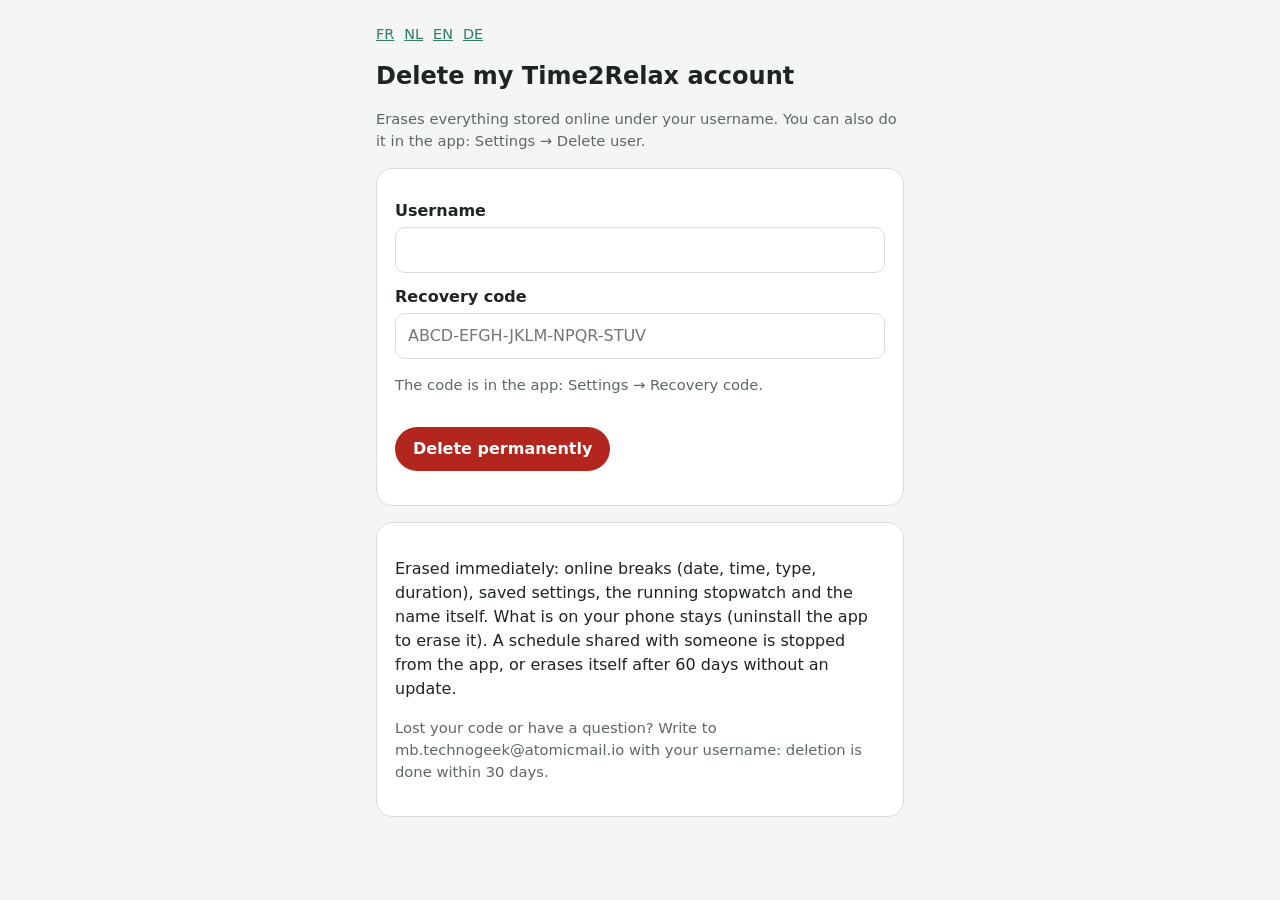
<file: supprimer/index.html>
<!doctype html>
<html lang="fr">
<head>
  <meta charset="utf-8">
  <meta name="viewport" content="width=device-width, initial-scale=1">
  <title>Supprimer mon compte · Time2Relax</title>
  <link rel="icon" type="image/png" href="../icon-192.png">
  <style>
    :root { --bg:#F4F6F5; --card:#fff; --ink:#1d2421; --muted:#5d6763; --line:#d8dedb; --acc:#2E7D5B; --err:#B3261E; }
    @media (prefers-color-scheme: dark) { :root:not([data-theme="light"]) { --bg:#121614; --card:#1c211f; --ink:#e6ebe8; --muted:#9aa49f; --line:#333b37; --acc:#7fd1a8; --err:#ffb4ab; } }
    * { box-sizing: border-box; }
    body { margin:0; background:var(--bg); color:var(--ink); font:16px/1.5 system-ui,-apple-system,"Segoe UI",Roboto,sans-serif; }
    main { max-width:560px; margin:0 auto; padding:24px 16px 48px; }
    h1 { font-size:1.5rem; margin:0 0 6px; }
    .card { background:var(--card); border:1px solid var(--line); border-radius:16px; padding:18px; margin-top:16px; }
    label { display:block; font-weight:600; margin:12px 0 4px; }
    input { width:100%; padding:10px 12px; border:1px solid var(--line); border-radius:10px; font:inherit; background:transparent; color:inherit; }
    button { margin-top:16px; padding:10px 18px; border:0; border-radius:999px; background:var(--err); color:#fff; font:inherit; font-weight:700; cursor:pointer; }
    button:disabled { opacity:.5; cursor:default; }
    .muted { color:var(--muted); font-size:.92rem; }
    #msg { margin-top:12px; font-weight:600; }
    #msg.ok { color:var(--acc); } #msg.err { color:var(--err); }
    nav { font-size:.9rem; margin-bottom:12px; } nav a { color:var(--acc); margin-right:10px; }
  </style>
</head>
<body>
<main>
  <nav><a href="?l=fr">FR</a><a href="?l=nl">NL</a><a href="?l=en">EN</a><a href="?l=de">DE</a></nav>
  <h1 id="t-title"></h1>
  <p id="t-intro" class="muted"></p>
  <div class="card">
    <form id="f">
      <label for="name" id="t-name"></label>
      <input id="name" autocomplete="off" autocapitalize="none" spellcheck="false" maxlength="40" required>
      <label for="code" id="t-code"></label>
      <input id="code" autocomplete="off" autocapitalize="characters" spellcheck="false" maxlength="40" placeholder="ABCD-EFGH-JKLM-NPQR-STUV">
      <p id="t-where" class="muted"></p>
      <button id="go" type="submit"></button>
      <p id="msg" role="status" aria-live="polite"></p>
    </form>
  </div>
  <div class="card">
    <p id="t-what"></p>
    <p id="t-mail" class="muted"></p>
  </div>
</main>
<script>
'use strict';
const URL_ = 'https://gxftbzbvbveocwpdavtt.supabase.co';
const KEY = 'sb_publishable_9fKWGXevueh6hHJpGQvmhg_EFOd_-dR';
const MAIL = 'mb.technogeek@atomicmail.io';
const T = {
  fr: { title: 'Supprimer mon compte Time2Relax', intro: 'Efface tout ce qui est enregistré en ligne sous ton nom d’utilisateur. Tu peux aussi le faire dans l’appli : Réglages → Supprimer l’utilisateur.',
    name: 'Nom d’utilisateur', code: 'Code de récupération', where: 'Le code se trouve dans l’appli : Réglages → Code de récupération.',
    go: 'Supprimer définitivement', confirm: 'Supprimer définitivement « {n} » et tout ce qui est en ligne sous ce nom ?',
    done: 'C’est fait : tout ce qui était en ligne sous « {n} » est effacé.', unknown: 'Ce nom n’existe pas.', wrong: 'Code incorrect.',
    open: 'Ce nom n’est pas encore protégé par un code : supprime-le depuis l’appli (Réglages → Supprimer l’utilisateur) ou écris-nous.',
    err: 'Impossible pour l’instant. Réessaie plus tard ou écris-nous.',
    what: 'Ce qui est effacé tout de suite : les pauses en ligne (date, heure, type, durée), les réglages enregistrés, le chrono en cours et le nom lui-même. Ce qui reste sur ton téléphone n’est pas touché (désinstalle l’appli pour l’effacer). Un partage d’horaire avec un proche s’arrête depuis l’appli, ou s’efface seul après 60 jours sans mise à jour.',
    mail: 'Code perdu ou question ? Écris à {m} avec ton nom d’utilisateur : la suppression est faite sous 30 jours.' },
  nl: { title: 'Mijn Time2Relax-account verwijderen', intro: 'Wist alles wat online onder je gebruikersnaam staat. Kan ook in de app: Instellingen → Gebruiker verwijderen.',
    name: 'Gebruikersnaam', code: 'Herstelcode', where: 'De code staat in de app: Instellingen → Herstelcode.',
    go: 'Definitief verwijderen', confirm: '„{n}” en alles wat online onder die naam staat definitief verwijderen?',
    done: 'Klaar: alles wat online onder „{n}” stond, is gewist.', unknown: 'Deze naam bestaat niet.', wrong: 'Onjuiste code.',
    open: 'Deze naam is nog niet beveiligd met een code: verwijder hem in de app (Instellingen → Gebruiker verwijderen) of schrijf ons.',
    err: 'Nu niet mogelijk. Probeer later opnieuw of schrijf ons.',
    what: 'Meteen gewist: online pauzes (datum, uur, type, duur), bewaarde instellingen, de lopende stopwatch en de naam zelf. Wat op je telefoon staat, blijft (verwijder de app om het te wissen). Een gedeeld rooster stop je in de app, of het verdwijnt vanzelf na 60 dagen zonder update.',
    mail: 'Code kwijt of een vraag? Schrijf naar {m} met je gebruikersnaam: de verwijdering gebeurt binnen 30 dagen.' },
  en: { title: 'Delete my Time2Relax account', intro: 'Erases everything stored online under your username. You can also do it in the app: Settings → Delete user.',
    name: 'Username', code: 'Recovery code', where: 'The code is in the app: Settings → Recovery code.',
    go: 'Delete permanently', confirm: 'Permanently delete “{n}” and everything online under this name?',
    done: 'Done: everything online under “{n}” has been erased.', unknown: 'This name doesn’t exist.', wrong: 'Wrong code.',
    open: 'This name isn’t protected by a code yet: delete it from the app (Settings → Delete user) or write to us.',
    err: 'Not possible right now. Try again later or write to us.',
    what: 'Erased immediately: online breaks (date, time, type, duration), saved settings, the running stopwatch and the name itself. What is on your phone stays (uninstall the app to erase it). A schedule shared with someone is stopped from the app, or erases itself after 60 days without an update.',
    mail: 'Lost your code or have a question? Write to {m} with your username: deletion is done within 30 days.' },
  de: { title: 'Mein Time2Relax-Konto löschen', intro: 'Löscht alles, was online unter deinem Benutzernamen gespeichert ist. Geht auch in der App: Einstellungen → Benutzer löschen.',
    name: 'Benutzername', code: 'Wiederherstellungscode', where: 'Der Code steht in der App: Einstellungen → Wiederherstellungscode.',
    go: 'Endgültig löschen', confirm: '„{n}“ und alles online unter diesem Namen endgültig löschen?',
    done: 'Erledigt: alles online unter „{n}“ ist gelöscht.', unknown: 'Diesen Namen gibt es nicht.', wrong: 'Falscher Code.',
    open: 'Dieser Name ist noch nicht mit einem Code geschützt: lösche ihn in der App (Einstellungen → Benutzer löschen) oder schreib uns.',
    err: 'Gerade nicht möglich. Versuch es später oder schreib uns.',
    what: 'Sofort gelöscht: Pausen online (Datum, Uhrzeit, Art, Dauer), gespeicherte Einstellungen, die laufende Stoppuhr und der Name selbst. Was auf deinem Telefon ist, bleibt (deinstalliere die App, um es zu löschen). Ein geteilter Plan wird in der App beendet oder löscht sich nach 60 Tagen ohne Aktualisierung von selbst.',
    mail: 'Code verloren oder eine Frage? Schreib an {m} mit deinem Benutzernamen: Die Löschung erfolgt innerhalb von 30 Tagen.' },
};
const q = new URLSearchParams(location.search).get('l');
const nav = (navigator.language || 'fr').slice(0, 2);
const L = T[q] ? q : (T[nav] ? nav : 'fr');
const tx = (k, v = {}) => T[L][k].replace('{n}', v.n || '').replace('{m}', MAIL);
document.documentElement.lang = L;
for (const k of ['title', 'intro', 'name', 'code', 'where', 'go', 'what', 'mail']) document.getElementById(k === 'go' ? 'go' : 't-' + k).textContent = tx(k);
document.title = tx('title');
const normKey = (v) => { let s = String(v || '').trim(); const i = s.lastIndexOf(':'); if (i >= 0) s = s.slice(i + 1); return s.toUpperCase().replace(/[^A-Z0-9]/g, ''); };
async function rpc(fn, args) {
  const r = await fetch(`${URL_}/rest/v1/rpc/${fn}`, { method: 'POST', headers: { apikey: KEY, Authorization: `Bearer ${KEY}`, 'Content-Type': 'application/json' }, body: JSON.stringify(args) });
  const txt = await r.text();
  if (!r.ok) throw new Error(txt || r.status);
  return txt ? JSON.parse(txt) : null;
}
const msg = document.getElementById('msg');
const say = (k, ok, v) => { msg.textContent = tx(k, v); msg.className = ok ? 'ok' : 'err'; };
document.getElementById('f').addEventListener('submit', async (e) => {
  e.preventDefault();
  const n = document.getElementById('name').value.trim().toLowerCase().replace(/\s+/g, ' ');
  const k = normKey(document.getElementById('code').value);
  if (n.length < 2) return;
  const btn = document.getElementById('go');
  btn.disabled = true;
  try {
    const st = await rpc('t2r_name_check', { p_username: n, p_key: k || null });
    if (st === 'unknown') return say('unknown');
    if (st === 'open') return say('open');
    if (st !== 'ok') return say('wrong');
    if (!confirm(tx('confirm', { n }))) return;
    await rpc('t2r_user_delete', { p_username: n, p_key: k });
    say('done', true, { n });
  } catch (_) {
    say('err');
  } finally {
    btn.disabled = false;
  }
});
</script>
<script src="../visit.js" data-page="supprimer"></script>
</body>
</html>
</file>
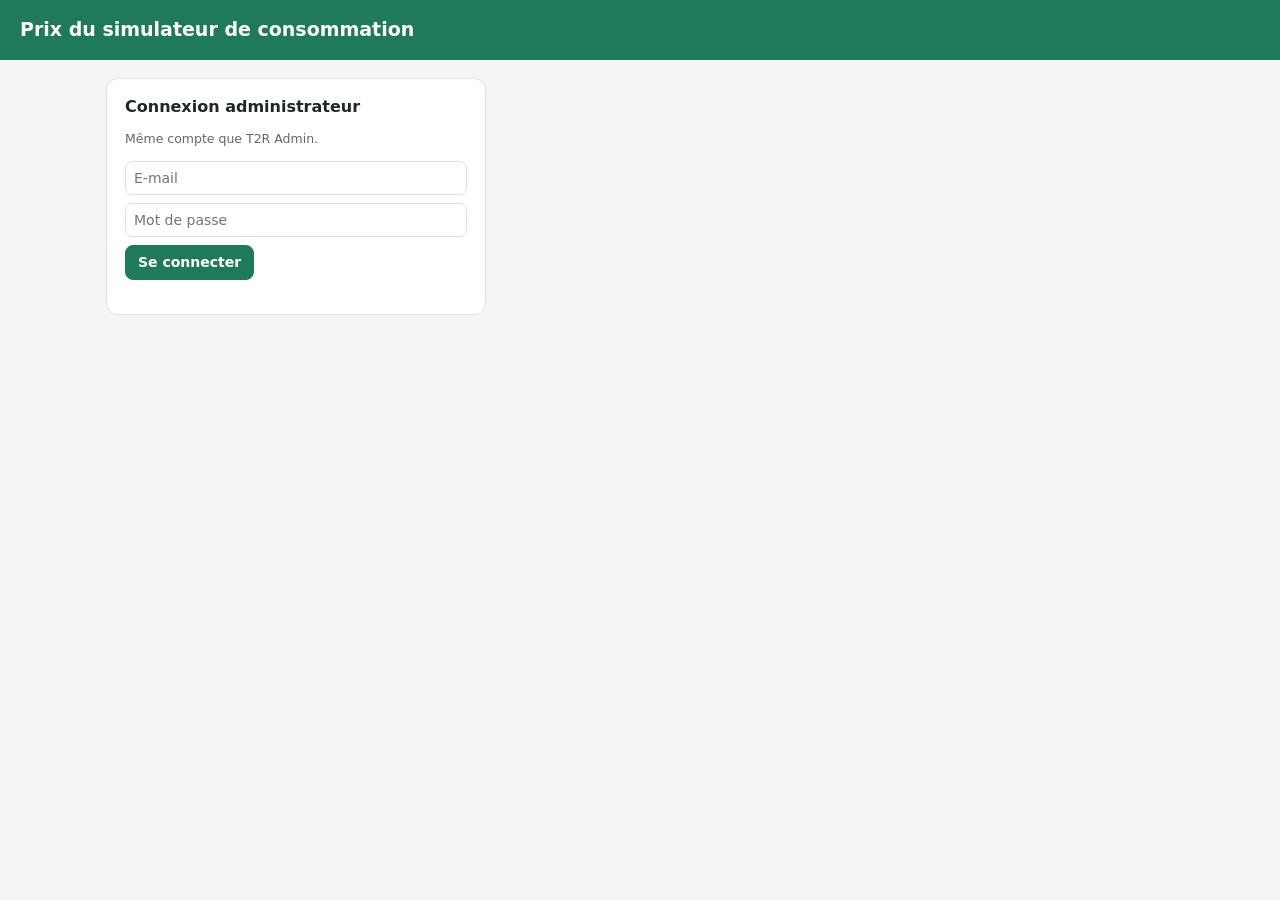
<file: conso-estimation-r8m3/admin-prix/index.html>
<!DOCTYPE html>
<html lang="fr">
<head>
<meta charset="utf-8">
<meta name="viewport" content="width=device-width, initial-scale=1">
<meta name="robots" content="noindex, nofollow">
<link rel="icon" href="../icon.svg" type="image/svg+xml">
<link rel="icon" href="../icon-32.png" sizes="32x32" type="image/png">
<title>Prix du simulateur – administration</title>
<style>
  :root{--bg:#f5f6f4;--card:#fff;--ink:#1d2a24;--muted:#5d6b64;--line:#dde3df;--accent:#1f7a5a;--accent-soft:#e3f2ec;--elec:#2e6fb7;--gas:#d4a106;--err:#9a3b2b}
  *{box-sizing:border-box}
  body{margin:0;font-family:system-ui,-apple-system,"Segoe UI",Roboto,Arial,sans-serif;background:var(--bg);color:var(--ink);font-size:14.5px;line-height:1.45}
  header{background:var(--accent);color:#fff;padding:16px 20px;display:flex;justify-content:space-between;align-items:center;gap:12px;flex-wrap:wrap}
  header h1{margin:0;font-size:19px}
  header .who{font-size:13px;opacity:.9}
  header button{background:transparent;color:#fff;border-color:rgba(255,255,255,.5)}
  main{max-width:1100px;margin:0 auto;padding:18px 16px 40px;display:grid;gap:16px}
  .card{background:var(--card);border:1px solid var(--line);border-radius:12px;padding:16px 18px}
  h2{font-size:16px;margin:0 0 10px}
  h3{font-size:14.5px;margin:0 0 4px}
  .row{display:flex;align-items:center;gap:8px;flex-wrap:wrap}
  .hint{color:var(--muted);font-size:12.5px}
  input,select,button{font:inherit;font-size:14px}
  input[type=text],input[type=email],input[type=password],input[type=month],select{padding:6px 8px;border:1px solid var(--line);border-radius:7px;background:#fff}
  button{border:1px solid var(--line);background:#fff;border-radius:8px;padding:6px 12px;cursor:pointer}
  button:hover{border-color:var(--accent)}
  button.main{background:var(--accent);color:#fff;border-color:var(--accent);font-weight:600}
  button.danger{color:var(--err)}
  button:disabled{opacity:.5;cursor:default}
  .tabs{display:flex;gap:6px}
  .tabs button.on{background:var(--accent-soft);border-color:var(--accent);font-weight:600}
  table{width:100%;border-collapse:collapse;font-size:13.5px}
  th,td{text-align:left;padding:5px 4px;border-bottom:1px solid var(--line);vertical-align:middle}
  th{color:var(--muted);font-weight:600;font-size:12.5px}
  td input.px{width:78px;text-align:right}
  td input.nm{width:100%;min-width:140px}
  td input.note{width:100%;min-width:120px}
  .sec{display:grid;gap:8px;margin-top:14px}
  .msg{font-size:13.5px;min-height:18px}
  .msg.ok{color:var(--accent)} .msg.err{color:var(--err)}
  .login{max-width:380px}
  .login .row{margin-bottom:8px}
  .login input{width:100%}
  .chips{display:flex;gap:6px;flex-wrap:wrap}
  .chip{font-size:12.5px;border:1px solid var(--line);border-radius:20px;padding:2px 10px;background:#fff;cursor:pointer}
  .chip.cur{border-color:var(--accent);background:var(--accent-soft)}
  .tw{overflow-x:auto}
  [hidden]{display:none !important}
  .badge{background:#c0392b;color:#fff;border-radius:10px;padding:1px 8px;font-size:12.5px;vertical-align:middle}
  .badge:empty{display:none}
  td.old{color:var(--muted);font-size:12px}
  .new{font-weight:600}
</style>
</head>
<body>
<header>
  <h1>Prix du simulateur de consommation</h1>
  <div class="row"><span class="who" id="who"></span><button id="logout" hidden>Se déconnecter</button></div>
</header>
<main>
  <section class="card login" id="loginCard">
    <h2>Connexion administrateur</h2>
    <p class="hint">Même compte que T2R Admin.</p>
    <form id="loginForm">
      <div class="row"><input type="email" id="email" placeholder="E-mail" autocomplete="username" required></div>
      <div class="row"><input type="password" id="pwd" placeholder="Mot de passe" autocomplete="current-password" required></div>
      <button class="main" type="submit">Se connecter</button>
      <div class="msg" id="loginMsg"></div>
    </form>
  </section>

  <section class="card" id="propCard" hidden>
    <h2>Propositions des collègues <span class="badge" id="propCount"></span></h2>
    <p class="hint" style="margin:0 0 8px">Prix proposés depuis le simulateur. « Accepter » les ajoute à la liste du mois indiqué (un champ vide garde la valeur actuelle) ; « Refuser » les supprime. Les propositions non traitées disparaissent après 60 jours.</p>
    <div class="tw"><table id="tProp"></table></div>
    <div class="msg" id="propMsg"></div>
  </section>

  <section class="card" id="visitCard" hidden>
    <details>
      <summary><strong>Visites de time2relax.app</strong> <span class="hint" id="visitSum"></span></summary>
      <p class="hint" style="margin:8px 0">Compteur anonyme (pages vues, sans cookie). Vos visites ne comptent plus après avoir ouvert une fois time2relax.app/?moi=1 sur chaque appareil.</p>
      <div class="tw"><table id="tVisit"></table></div>
      <div class="hint" id="visitDays" style="margin-top:8px"></div>
    </details>
  </section>

  <section class="card" id="app" hidden>
    <div class="row" style="justify-content:space-between">
      <div class="row">
        <label for="mois"><strong>Mois</strong></label>
        <input type="month" id="mois">
        <button id="copyPrev">Copier le mois précédent ici</button>
        <button id="delMonth" class="danger">Supprimer ce mois</button>
      </div>
      <div class="row">
        <div class="tabs"><button id="segR" class="on">Particulier</button><button id="segP">Professionnel</button></div>
        <div class="tabs"><button id="tabE" class="on">Électricité</button><button id="tabG">Gaz</button></div>
      </div>
    </div>
    <div class="row" style="margin-top:8px"><span class="hint">Mois en ligne (18 mois conservés, pour recalculer une régularisation de 15 mois ; les plus anciens sont effacés automatiquement) :</span><div class="chips" id="chips"></div></div>
    <p class="hint" style="margin:8px 0 0">Tous les montants sont <strong>HTVA</strong> : prix en c€/kWh, frais fixes en €/an (le simulateur ajoute 6 % de TVA pour les particuliers, 21 % pour les professionnels). Les contrats et les taxes sont propres à chaque type de client ; les coûts de réseau sont communs aux deux. Laissez vide ce qui ne s'applique pas. Pour un compteur bi-horaire, remplissez Jour et Nuit ; si une ligne n'a qu'un prix, il sert pour le jour et la nuit.</p>

    <details class="sec" id="cards">
      <summary><strong>Cartes tarifaires ENGIE du mois</strong> <span class="hint">(liens directs, à ouvrir ou télécharger puis à m'envoyer)</span></summary>
      <div class="row" style="margin-top:8px">
        <button type="button" id="dlAll">Tout télécharger (<span id="dlCount">0</span> cartes)</button> <button type="button" id="dlAutres" class="sec">Autres tarifs seulement</button>
        <span class="msg" id="dlMsg"></span>
      </div>
      <p class="hint" style="margin:6px 0 0">Les cartes arrivent dans votre dossier Téléchargements (Chrome demande la première fois d'autoriser les téléchargements multiples). Demandez ensuite à Claude de les lire.</p>
      <div id="cardLinks" class="hint" style="margin-top:6px"></div>
    </details>
    <details class="sec" id="concBox">
      <summary><strong>Cartes tarifaires de la concurrence (mois en cours)</strong> <span class="hint">(TotalEnergies, Eneco, Bolt, Octa+, Mega, Ecofix, Sparki, Luminus)</span></summary>
      <div class="row" style="margin-top:8px">
        <button type="button" id="concAll">Tout télécharger (<span id="concCount">0</span> cartes)</button>
        <span class="msg" id="concMsg"></span>
      </div>
      <p class="hint" style="margin:6px 0 0">Un seul fichier ZIP arrive dans Téléchargements (Safari l'ouvre automatiquement en dossier). Les cartes introuvables sont listées dans <code>_manquantes.txt</code>. Rangez ensuite le dossier dans <code>~/Claude/Tarifs/Concurrence/AAAA-MM</code>.</p>
      <p class="hint" style="margin:0">Liens construits d'après les adresses publiées par chaque fournisseur : certains peuvent ne pas exister (page d'erreur), le nom ou la référence d'un produit pouvant changer. Luminus : cartes sur sa <a href="https://www.luminus.be/fr/particuliers/energie/tarifs-et-listes-de-prix/" target="_blank" rel="noopener">page Tarifs et listes de prix</a> (Claude peut les télécharger via Chrome). Mega : le serveur prend toutes les cartes de sa <a href="https://www.mega.be/fr/energie/cartes-tarifaires" target="_blank" rel="noopener">page des cartes tarifaires</a> (environ 58).</p>
      <div id="concLinks" class="hint" style="margin-top:6px"></div>
    </details>
    <details class="sec" id="msBox">
      <summary><strong>Contrats en cours saisis par les collègues</strong> <span class="hint" id="msCount"></span></summary>
      <div class="row" style="margin-top:8px"><button type="button" id="msCsv" class="sec">Copier (tableur)</button> <span class="msg" id="msMsg"></span></div>
      <div id="msList" class="hint" style="margin-top:6px;overflow-x:auto"></div>
    </details>
    <details class="sec" id="avBox">
      <summary><strong>Avis des collègues</strong> <span class="hint" id="avCount"></span></summary>
      <p class="hint" style="margin:6px 0">Un avis qui reçoit une réponse est affiché (anonymement) sur la page des avis. Vider la réponse le retire.</p>
      <div id="avList"></div>
    </details>
    <details class="sec" id="tsBox">
      <summary><strong>Tarif social CREG par trimestre</strong> <span class="hint">(jamais effacé ; sert aux régularisations au tarif social)</span></summary>
      <p class="hint" style="margin:6px 0">Prix « hors TVA » des fiches de la CREG (<a href="https://www.creg.be/fr/consommateurs/prix-et-tarifs/tarif-social/tarif-social-pour-lenergie-quest-ce-que-cest-et-qui-y-a" target="_blank" rel="noopener">page du tarif social</a>), en c€/kWh, réseau compris. La cotisation, l'accise et la redevance de raccordement restent dans la ligne « Tarif social » des taxes du mois. Nouveau trimestre publié vers la fin du trimestre précédent.</p>
      <div class="tw"><table id="tTs"></table></div>
      <div class="row" style="margin-top:8px"><button type="button" id="tsSave">Enregistrer le tarif social</button> <span class="msg" id="tsMsg"></span></div>
    </details>
    <div class="sec">
      <h3>1. Énergie – prix des contrats <span id="segLbl1">particuliers</span> (par région)</h3>
      <div class="tw"><table id="tEn"></table></div>
      <div><button id="addEn">+ Ajouter un contrat</button></div>
    </div>
    <div class="sec">
      <h3>2. Coûts de réseau (par gestionnaire) – communs particuliers et professionnels</h3>
      <p class="hint" style="margin:0">Distribution + transport. Prosumer (électricité, Wallonie) : tarif capacitaire en €/kWe par an, pour les panneaux avec compensation (installés avant 2024).</p>
      <div class="tw"><table id="tRe"></table></div>
    </div>
    <div class="sec">
      <h3>3. Taxes et surcharges <span id="segLbl3">particuliers</span> (par région)</h3>
      <div class="tw"><table id="tTx"></table></div>
    </div>
    <div class="row" style="margin-top:14px">
      <button class="main" id="save">Enregistrer</button>
      <span class="msg" id="msg"></span>
    </div>
  </section>
</main>
<script>
(function(){
  "use strict";
  var URL = 'https://gxftbzbvbveocwpdavtt.supabase.co', KEY = 'sb_publishable_9fKWGXevueh6hHJpGQvmhg_EFOd_-dR';
  var REGIONS = ['Wallonie', 'Bruxelles', 'Flandre'];
  var S = {access: null, refresh: null, email: ''}, en = 'e', seg = 'R', DATA = null, dirty = false;
  function $(id){ return document.getElementById(id); }
  function esc(t){ return String(t === null || t === undefined ? '' : t).replace(/[&<>"]/g, function(c){ return {'&':'&amp;','<':'&lt;','>':'&gt;','"':'&quot;'}[c]; }); }
  function shown(x){ return x === null || x === undefined ? '' : String(+x).replace('.', ','); }
  function pnum(v){ v = String(v || '').trim().replace(/\s/g, '').replace(',', '.'); if (v === '') return null; var n = parseFloat(v); return isFinite(n) && n >= 0 ? n : NaN; }
  function moisLbl(iso){ var m = String(iso).slice(0, 7).split('-'); return ['janv.','févr.','mars','avr.','mai','juin','juil.','août','sept.','oct.','nov.','déc.'][+m[1] - 1] + ' ' + m[0]; }
  function store(){ try { sessionStorage.setItem('conso-admin', JSON.stringify(S)); } catch (e) {} }
  function restore(){ try { var x = JSON.parse(sessionStorage.getItem('conso-admin') || 'null'); if (x && x.refresh) S = x; } catch (e) {} }
  function msg(id, t, cls){ var m = $(id); m.textContent = t; m.className = 'msg' + (cls ? ' ' + cls : ''); }

  function call(path, body, auth){
    var h = {'apikey': KEY, 'Content-Type': 'application/json'};
    if (auth !== false && S.access) h.Authorization = 'Bearer ' + S.access;
    return fetch(URL + path, {method: 'POST', headers: h, body: JSON.stringify(body || {})}).then(function(r){
      return r.text().then(function(t){
        var d = t ? JSON.parse(t) : null;
        if (!r.ok){ var e = new Error(d && (d.message || d.msg || d.error_description || d.error) || ('Erreur ' + r.status)); e.status = r.status; throw e; }
        return d;
      });
    });
  }
  function renew(){
    return call('/auth/v1/token?grant_type=refresh_token', {refresh_token: S.refresh}, false).then(function(d){ S.access = d.access_token; S.refresh = d.refresh_token; store(); });
  }
  function rpc(fn, args){
    return call('/rest/v1/rpc/' + fn, args).catch(function(e){
      if ((e.status === 401 || /JWT/.test(e.message)) && S.refresh) return renew().then(function(){ return call('/rest/v1/rpc/' + fn, args); });
      throw e;
    });
  }
  function enter(){
    return rpc('t2r_is_admin', {}).then(function(ok){
      if (ok !== true) throw new Error("Ce compte n'est pas administrateur.");
      $('loginCard').hidden = true; $('app').hidden = false; $('logout').hidden = false; $('who').textContent = S.email;
      var d = new Date(); $('mois').value = d.getFullYear() + '-' + String(d.getMonth() + 1).padStart(2, '0');
      loadVisits();
      loadTs(); loadAvis(); loadMs();
      return load().then(loadProps);
    });
  }
  // ---------- Contrats en cours saisis (page Concurrence, « Mon contrat actuel ») ----------
  var MS = [];
  function loadMs(){
    return rpc('conso_conc_liste', {p_limite: 1000}).then(function(rows){
      MS = rows || []; $('msCount').textContent = '(' + MS.length + ')';
      $('msList').innerHTML = MS.length ? '<table><tr><th>Date</th><th>Région</th><th>Énergie</th><th>Fournisseur</th><th>Contrat</th><th>Type</th><th>c€/kWh</th><th>€/an</th><th>Souscrit</th><th>kWh</th><th></th></tr>' + MS.map(function(r){
        return '<tr><td>' + escA(String(r.cree).slice(0, 10)) + '</td><td>' + escA(r.region) + '</td><td>' + (r.energie === 'e' ? 'élec' : 'gaz') + '</td><td>' + escA(r.fournisseur) + '</td><td>' + escA(r.contrat || '') + '</td><td>' + escA(r.type || '') + '</td><td>' + escA(String(r.prix_kwh).replace('.', ',')) + '</td><td>' + escA(r.redevance === null ? '' : String(r.redevance).replace('.', ',')) + '</td><td>' + escA(r.souscrit ? String(r.souscrit).slice(0, 7) : '') + '</td><td>' + escA(r.conso === null ? '' : r.conso) + '</td><td><button type="button" class="sec msDel" data-id="' + r.id + '" title="Supprimer cette saisie">×</button></td></tr>';
      }).join('') + '</table>' : 'Aucune saisie pour l\'instant.';
    }).catch(function(e){ msg('msMsg', e.message, 'err'); });
  }
  $('msList').addEventListener('click', function(e){
    var b = e.target.closest('.msDel'); if (!b) return;
    rpc('conso_conc_supprimer', {p_id: +b.dataset.id}).then(loadMs).catch(function(er){ msg('msMsg', er.message, 'err'); });
  });
  $('msCsv').addEventListener('click', function(){
    var t = ['Date\tRégion\tÉnergie\tFournisseur\tContrat\tType\tc€/kWh TVAC\tRedevance €/an\tSouscrit\tkWh'].concat(MS.map(function(r){
      return [String(r.cree).slice(0, 10), r.region, r.energie === 'e' ? 'élec' : 'gaz', r.fournisseur, r.contrat || '', r.type || '', String(r.prix_kwh).replace('.', ','), r.redevance === null ? '' : String(r.redevance).replace('.', ','), r.souscrit ? String(r.souscrit).slice(0, 7) : '', r.conso === null ? '' : r.conso].join('\t');
    })).join('\n');
    navigator.clipboard.writeText(t).then(function(){ msg('msMsg', MS.length + ' lignes copiées : collez dans Excel ou Numbers.', 'ok'); }, function(){ msg('msMsg', 'Copie impossible.', 'err'); });
  });
  // ---------- Avis et réponses ----------
  function escA(t){ return String(t == null ? '' : t).replace(/[&<>"]/g, function(ch){ return {'&': '&amp;', '<': '&lt;', '>': '&gt;', '"': '&quot;'}[ch]; }); }
  function loadAvis(){
    return rpc('conso_avis_list', {}).then(function(l){
      l = l || []; var sans = l.filter(function(a){ return !a.reponse; }).length;
      $('avCount').textContent = '(' + l.length + ' avis' + (sans ? ', ' + sans + ' sans réponse' : '') + ')';
      $('avList').innerHTML = l.map(function(a){
        return '<div class="av" data-id="' + a.id + '" style="border-top:1px solid #dde3df;padding:10px 0"><b>' + '★★★★★'.slice(0, a.note) + '</b> <span class="hint">' + String(a.created_at).slice(0, 10) + '</span>' +
          (a.commentaire ? '<div style="white-space:pre-line;margin:4px 0">' + escA(a.commentaire) + '</div>' : '') +
          '<textarea rows="2" style="width:100%;font:inherit" placeholder="Réponse (affichée sur la page des avis)">' + escA(a.reponse || '') + '</textarea>' +
          '<div class="row"><button type="button" class="avSave">Enregistrer la réponse</button> <span class="msg"></span></div></div>';
      }).join('') || '<p class="hint">Aucun avis.</p>';
    }).catch(function(e){ $('avList').textContent = e.message; });
  }
  $('avList').addEventListener('click', function(e){
    if (!e.target.classList.contains('avSave')) return;
    var box = e.target.closest('.av'), m = box.querySelector('.msg');
    m.textContent = 'Enregistrement…';
    rpc('conso_avis_repondre', {p_id: +box.dataset.id, p_reponse: box.querySelector('textarea').value}).then(function(){ m.textContent = 'Enregistré ✓'; loadAvis(); }).catch(function(err){ m.textContent = err.message; });
  });
  // ---------- Tarif social CREG par trimestre ----------
  var TS_F = [['e_mono', 'Élec simple'], ['e_jour', 'Jour'], ['e_nuit', 'Nuit'], ['e_excl', 'Excl. nuit'], ['g', 'Gaz']];
  function qLbl(q){ var p = String(q).split('-'); return 'T' + ((+p[1] + 2) / 3) + ' ' + p[0]; }
  function loadTs(){
    return rpc('conso_tarif_social_get', {}).then(function(l){
      l = l || []; var last = l.length ? String(l[0].trimestre).slice(0, 10) : null, nx;
      var d = last ? new Date(Date.UTC(+last.slice(0, 4), +last.slice(5, 7) + 2, 1)) : new Date(Date.UTC(new Date().getFullYear(), Math.floor(new Date().getMonth() / 3) * 3, 1));
      nx = d.getUTCFullYear() + '-' + String(d.getUTCMonth() + 1).padStart(2, '0') + '-01';
      var rows = [{trimestre: nx}].concat(l);
      $('tTs').innerHTML = '<tr><th>Trimestre</th>' + TS_F.map(function(f){ return '<th>' + f[1] + '</th>'; }).join('') + '</tr>' + rows.map(function(r, i){
        var q = String(r.trimestre).slice(0, 10);
        return '<tr data-q="' + q + '"' + (i ? '' : ' class="new"') + '><td>' + qLbl(q) + (i ? '' : ' <span class="hint">(nouveau)</span>') + '</td>' + TS_F.map(function(f){ return '<td><input class="px" inputmode="decimal" data-f="' + f[0] + '" value="' + shown(r[f[0]]) + '"></td>'; }).join('') + '</tr>';
      }).join('');
    }).catch(function(e){ msg('tsMsg', e.message, 'err'); });
  }
  $('tsSave').addEventListener('click', function(){
    var out = [], bad = false;
    Array.prototype.forEach.call($('tTs').querySelectorAll('tr[data-q]'), function(tr){
      var o = {trimestre: tr.dataset.q}, any = false;
      tr.querySelectorAll('input').forEach(function(x){ var v = pnum(x.value); if (v !== v){ bad = true; } o[x.dataset.f] = v; if (v !== null) any = true; });
      if (any || !tr.classList.contains('new')) out.push(o);
    });
    if (bad){ msg('tsMsg', 'Nombre invalide.', 'err'); return; }
    msg('tsMsg', 'Enregistrement…');
    rpc('conso_tarif_social_save', {p_rows: out}).then(function(n){ msg('tsMsg', n + ' trimestre(s) enregistré(s).', 'ok'); return loadTs(); }).catch(function(e){ msg('tsMsg', e.message, 'err'); });
  });
  var PAGE_LBL = {app: 'Appli web (accueil)', conso: 'Estimation de consommation', 'conso-avis': 'Estimation conso – avis', confidentialite: 'Confidentialité', supprimer: 'Supprimer mes données'};
  function loadVisits(){
    return rpc('t2r_visits_stats', {}).then(function(v){
      var pages = v.pages || [], n = function(x){ return x ? x : 0; }, tot = {today: 0, d7: 0, d30: 0, total: 0};
      pages.forEach(function(p){ ['today', 'd7', 'd30', 'total'].forEach(function(k){ tot[k] += n(p[k]); }); });
      $('visitCard').hidden = false;
      $('visitSum').textContent = '– aujourd\'hui ' + tot.today + ' · 7 jours ' + tot.d7 + ' · 30 jours ' + tot.d30;
      $('tVisit').innerHTML = '<tr><th>Page</th><th>Aujourd\'hui</th><th>7 jours</th><th>30 jours</th><th>Total' + (v.since ? ' (depuis le ' + new Date(v.since).toLocaleDateString('fr-BE') + ')' : '') + '</th></tr>' +
        pages.map(function(p){ return '<tr><td>' + esc(PAGE_LBL[p.page] || p.page) + '</td><td>' + n(p.today) + '</td><td>' + n(p.d7) + '</td><td>' + n(p.d30) + '</td><td>' + n(p.total) + '</td></tr>'; }).join('') +
        (pages.length ? '' : '<tr><td colspan="5">Aucune visite pour le moment.</td></tr>');
      $('visitDays').textContent = (v.days || []).length ? 'Par jour : ' + v.days.map(function(d){ return new Date(d.day).toLocaleDateString('fr-BE', {day: 'numeric', month: 'short'}) + ' ' + d.n; }).join(' · ') : '';
    }).catch(function(){});
  }
  var TYPE_LBL = {energie: 'Énergie (contrat)', reseau: 'Réseau', taxes: 'Taxes'};
  function grdNom(code){ var g = DATA && (DATA.grd || []).filter(function(x){ return x.code === code; })[0]; return g ? g.nom : code; }
  function val2(p){
    var b = [];
    if (p.prix_kwh !== null && p.prix_kwh !== undefined) b.push(shown(p.prix_kwh) + ' c€');
    if (p.prix_jour !== null && p.prix_jour !== undefined) b.push('jour ' + shown(p.prix_jour));
    if (p.prix_nuit !== null && p.prix_nuit !== undefined) b.push('nuit ' + shown(p.prix_nuit));
    if (p.vert_kwh !== null && p.vert_kwh !== undefined) b.push('verte ' + shown(p.vert_kwh));
    if (p.fixe_an !== null && p.fixe_an !== undefined) b.push(shown(p.fixe_an) + ' €/an');
    if (p.prosumer_kwe !== null && p.prosumer_kwe !== undefined) b.push('prosumer ' + shown(p.prosumer_kwe) + ' €/kWe');
    return b.join(' · ') || '–';
  }
  function loadProps(){
    return rpc('conso_prix_propositions_list', {}).then(function(list){
      $('propCard').hidden = !list.length;
      $('propCount').textContent = list.length ? list.length : '';
      $('tProp').innerHTML = '<tr><th>Reçu le</th><th>Mois</th><th>Client</th><th>Énergie</th><th>Quoi</th><th>Proposé</th><th>Actuel</th><th>Source</th><th></th></tr>' + list.map(function(p){
        var d = new Date(p.created_at), quoi = TYPE_LBL[p.type] + ' – ' + (p.type === 'reseau' ? grdNom(p.cle) : p.cle) + (p.type !== 'taxes' ? ' (' + p.region + ')' : '');
        return '<tr><td>' + d.toLocaleDateString('fr-BE') + ' ' + d.toLocaleTimeString('fr-BE', {hour: '2-digit', minute: '2-digit'}) + '</td><td>' + moisLbl(p.mois) + '</td><td>' + ({R: 'Particulier', P: 'Pro', '*': 'Tous'}[p.segment] || '') + '</td><td>' + (p.energie === 'e' ? 'Électricité' : 'Gaz') + '</td><td>' + esc(quoi) + '</td><td class="new">' + esc(val2(p)) + '</td><td class="old">' + (p.actuel ? esc(val2(p.actuel)) : 'nouveau') + '</td><td>' + esc(p.note || '') + '</td><td style="white-space:nowrap"><button class="main" data-ok="' + p.id + '">Accepter</button> <button class="danger" data-no="' + p.id + '">Refuser</button></td></tr>';
      }).join('');
    }).catch(function(e){ msg('propMsg', e.message, 'err'); $('propCard').hidden = false; });
  }
  $('tProp').addEventListener('click', function(e){
    var ok = e.target.getAttribute('data-ok'), no = e.target.getAttribute('data-no'), id = ok || no;
    if (!id) return;
    e.target.disabled = true;
    rpc('conso_prix_proposition_decider', {p_id: +id, p_accept: !!ok})
      .then(function(){ msg('propMsg', ok ? 'Proposition acceptée et ajoutée à la liste.' : 'Proposition refusée.', 'ok'); return loadProps(); })
      .then(function(){ if (ok) return load(); })
      .catch(function(err){ msg('propMsg', err.message, 'err'); e.target.disabled = false; });
  });
  $('loginForm').addEventListener('submit', function(e){
    e.preventDefault(); msg('loginMsg', 'Connexion…');
    S.email = $('email').value.trim();
    call('/auth/v1/token?grant_type=password', {email: S.email, password: $('pwd').value}, false)
      .then(function(d){ S.access = d.access_token; S.refresh = d.refresh_token; store(); $('pwd').value = ''; return enter(); })
      .catch(function(err){ S = {access: null, refresh: null, email: ''}; store(); msg('loginMsg', /Invalid login/i.test(err.message) ? 'E-mail ou mot de passe incorrect.' : err.message, 'err'); });
  });
  $('logout').addEventListener('click', function(){ S = {access: null, refresh: null, email: ''}; store(); location.reload(); });

  function monthIso(){ return $('mois').value ? $('mois').value + '-01' : null; }
  function load(){
    msg('msg', 'Chargement…');
    return rpc('conso_prix_get', {p_mois: monthIso()}).then(function(d){
      DATA = d; dirty = false;
      $('chips').innerHTML = (d.mois_dispo || []).map(function(m){ return '<span class="chip' + (m.slice(0, 7) === $('mois').value ? ' cur' : '') + '" data-m="' + m.slice(0, 7) + '">' + moisLbl(m) + '</span>'; }).join('') || '<span class="hint">aucun</span>';
      draw(); msg('msg', (d.prix || []).length ? '' : 'Aucun prix pour ce mois. Utilisez « Copier le mois précédent ici » pour repartir du mois d\'avant.');
    }).catch(function(e){ msg('msg', e.message, 'err'); });
  }
  $('chips').addEventListener('click', function(e){ var m = e.target.getAttribute('data-m'); if (m && confirmLeave()){ $('mois').value = m; load(); } });
  $('mois').addEventListener('change', function(){ if (confirmLeave()) load(); });
  function confirmLeave(){ return !dirty || confirm('Des modifications ne sont pas enregistrées. Continuer sans enregistrer ?'); }
  function setTab(x){ if (x === en || !confirmLeave()) return; en = x; $('tabE').classList.toggle('on', en === 'e'); $('tabG').classList.toggle('on', en === 'g'); dirty = false; draw(); msg('msg', ''); }
  function setSeg(x){ if (x === seg || !confirmLeave()) return; seg = x; $('segR').classList.toggle('on', seg === 'R'); $('segP').classList.toggle('on', seg === 'P');
    $('segLbl1').textContent = $('segLbl3').textContent = seg === 'P' ? 'professionnels' : 'particuliers'; dirty = false; draw(); msg('msg', ''); }
  $('segR').addEventListener('click', function(){ setSeg('R'); });
  $('segP').addEventListener('click', function(){ setSeg('P'); });
  $('tabE').addEventListener('click', function(){ setTab('e'); });
  $('tabG').addEventListener('click', function(){ setTab('g'); });

  function rows(type){ var sg = type === 'reseau' ? '*' : seg; return (DATA && DATA.prix || []).filter(function(p){ return p.segment === sg && p.type === type && p.energie === en; }); }
  function priceCells(p, prosumer, contrat){
    var c = '<td><input class="px" data-f="prix_kwh" value="' + esc(shown(p.prix_kwh)) + '"></td>';
    if (en === 'e') c += '<td><input class="px" data-f="prix_jour" value="' + esc(shown(p.prix_jour)) + '"></td><td><input class="px" data-f="prix_nuit" value="' + esc(shown(p.prix_nuit)) + '"></td>';
    if (en === 'e' && contrat) c += '<td><input class="px" data-f="vert_kwh" value="' + esc(shown(p.vert_kwh)) + '"></td>';
    c += '<td><input class="px" data-f="fixe_an" value="' + esc(shown(p.fixe_an)) + '"></td>';
    if (prosumer !== undefined) c += '<td>' + (prosumer ? '<input class="px" data-f="prosumer_kwe" value="' + esc(shown(p.prosumer_kwe)) + '">' : '<span class="hint">–</span>') + '</td>';
    return c + '<td><input class="note" data-f="note" maxlength="200" value="' + esc(p.note) + '" placeholder="Source"></td>';
  }
  function head(first){
    return '<tr><th>' + first + '</th>' + (first === 'Contrat' ? '<th>Région</th>' : '') + '<th>' + (en === 'e' ? 'Simple' : 'Prix') + ' c€/kWh</th>' + (en === 'e' ? '<th>Jour c€/kWh</th><th>Nuit c€/kWh</th>' : '') + (en === 'e' && first === 'Contrat' ? '<th>Énergie verte c€/kWh</th>' : '') + '<th>Fixe €/an</th>' + (first === 'Gestionnaire' && en === 'e' ? '<th>Prosumer €/kWe</th>' : '') + '<th>Source / remarque</th>' + (first === 'Contrat' ? '<th></th>' : '') + '</tr>';
  }
  function regSel(v){ return '<select data-f="region">' + REGIONS.map(function(r){ return '<option' + (r === v ? ' selected' : '') + '>' + r + '</option>'; }).join('') + '</select>'; }
  function enRow(p){ return '<tr><td><input class="nm" data-f="cle" maxlength="80" value="' + esc(p.cle) + '" placeholder="Nom du contrat"></td><td>' + regSel(p.region || 'Wallonie') + '</td>' + priceCells(p, undefined, true) + '<td><button class="danger del" title="Retirer">✕</button></td></tr>'; }
  function draw(){
    var en_ = rows('energie').slice().sort(function(a, b){ return a.cle.localeCompare(b.cle, 'fr') || REGIONS.indexOf(a.region) - REGIONS.indexOf(b.region); });
    $('tEn').innerHTML = head('Contrat') + en_.map(enRow).join('');
    var re = {}; rows('reseau').forEach(function(p){ re[p.cle] = p; });
    $('tRe').innerHTML = head('Gestionnaire') + (DATA.grd || []).filter(function(g){ return en === 'e' ? g.elec : g.gaz; }).map(function(g){
      var p = re[g.code] || {}; return '<tr data-cle="' + esc(g.code) + '" data-region="' + esc(g.region) + '"><td>' + esc(g.nom) + ' <span class="hint">' + esc(g.region) + '</span></td>' + priceCells(p, en === 'e' ? g.region === 'Wallonie' : undefined) + '</tr>';
    }).join('');
    var tx = {}; rows('taxes').forEach(function(p){ tx[p.cle] = p; });
    var txs = {}; rows('taxes').forEach(function(p){ if (p.cle === 'Tarif social') txs[p.region] = p; });
    $('tTx').innerHTML = head('Région') + REGIONS.map(function(r){ var p = tx[r] || {}; return '<tr data-cle="' + r + '" data-region="' + r + '"><td>' + r + '</td>' + priceCells(p) + '</tr>'; }).join('') +
      (seg === 'R' ? REGIONS.map(function(r){ var p = txs[r] || {}; return '<tr data-cle="Tarif social" data-region="' + r + '"><td>' + r + ' <span class="hint">tarif social (accise réduite)</span></td>' + priceCells(p) + '</tr>'; }).join('') : '');
  }
  $('addEn').addEventListener('click', function(){
    var tb = $('tEn').tBodies[0] || $('tEn').appendChild(document.createElement('tbody'));
    tb.insertAdjacentHTML('beforeend', enRow({})); dirty = true; tb.lastElementChild.querySelector('input').focus();
  });
  $('tEn').addEventListener('click', function(e){ if (e.target.classList.contains('del')){ e.target.closest('tr').remove(); dirty = true; } });
  document.getElementById('app').addEventListener('input', function(){ dirty = true; });

  function collect(table, withKey){
    var out = [], bad = [];
    $(table).querySelectorAll('tr').forEach(function(tr, i){
      if (i === 0) return;
      var r = {cle: withKey ? '' : tr.getAttribute('data-cle'), region: tr.getAttribute('data-region')}, any = false;
      tr.querySelectorAll('[data-f]').forEach(function(el){
        var f = el.getAttribute('data-f');
        if (f === 'cle' || f === 'region' || f === 'note') r[f] = el.value.trim();
        else { var n = pnum(el.value); if (isNaN(n)){ bad.push(el); n = null; } r[f] = n; if (n !== null) any = true; }
      });
      if (withKey ? r.cle : any) out.push(r);
    });
    return {rows: out, bad: bad};
  }
  $('save').addEventListener('click', function(){
    var m = monthIso(); if (!m) return;
    var a = collect('tEn', true), b = collect('tRe'), c = collect('tTx');
    var bad = a.bad.concat(b.bad, c.bad);
    document.querySelectorAll('#app input').forEach(function(el){ el.style.borderColor = ''; });
    if (bad.length){ bad.forEach(function(el){ el.style.borderColor = 'var(--err)'; }); msg('msg', 'Certaines valeurs ne sont pas des nombres (en rouge).', 'err'); return; }
    var seen = {}, dup = a.rows.filter(function(r){ var k = r.cle + '|' + r.region; if (seen[k]) return true; seen[k] = 1; return false; });
    if (dup.length){ msg('msg', 'Le contrat « ' + dup[0].cle + ' » apparaît deux fois pour la région ' + dup[0].region + '.', 'err'); return; }
    $('save').disabled = true; msg('msg', 'Enregistrement…');
    rpc('conso_prix_save', {p_mois: m, p_segment: seg, p_type: 'energie', p_energie: en, p_rows: a.rows})
      .then(function(){ return rpc('conso_prix_save', {p_mois: m, p_segment: '*', p_type: 'reseau', p_energie: en, p_rows: b.rows}); })
      .then(function(){ return rpc('conso_prix_save', {p_mois: m, p_segment: seg, p_type: 'taxes', p_energie: en, p_rows: c.rows}); })
      .then(function(){ return load(); })
      .then(function(){ msg('msg', 'Enregistré (' + (seg === 'P' ? 'professionnels' : 'particuliers') + ', ' + (en === 'e' ? 'électricité' : 'gaz') + ', ' + moisLbl(m) + ').', 'ok'); })
      .catch(function(e){ msg('msg', e.message, 'err'); })
      .then(function(){ $('save').disabled = false; });
  });
  $('copyPrev').addEventListener('click', function(){
    var m = monthIso(); if (!m) return;
    var d = new Date(m + 'T12:00:00'); d.setMonth(d.getMonth() - 1);
    var from = d.getFullYear() + '-' + String(d.getMonth() + 1).padStart(2, '0') + '-01';
    if (!confirm('Copier tous les prix de ' + moisLbl(from) + ' vers ' + moisLbl(m) + ' ? (Ce qui existe déjà n\'est pas écrasé.)')) return;
    rpc('conso_prix_copy', {p_from: from, p_to: m}).then(function(n){ return load().then(function(){ msg('msg', n + ' ligne(s) copiée(s) depuis ' + moisLbl(from) + '.', 'ok'); }); }).catch(function(e){ msg('msg', e.message, 'err'); });
  });
  $('delMonth').addEventListener('click', function(){
    var m = monthIso(); if (!m) return;
    if (!confirm('Supprimer TOUS les prix de ' + moisLbl(m) + ' (électricité et gaz) ?')) return;
    rpc('conso_prix_delete_month', {p_mois: m}).then(function(n){ return load().then(function(){ msg('msg', n + ' ligne(s) supprimée(s).', 'ok'); }); }).catch(function(e){ msg('msg', e.message, 'err'); });
  });
  // Liens vers les cartes tarifaires ENGIE (même schéma que les pages prix-conditions d'ENGIE)
  var PRODUITS = [
    ['Easy variable', 'EASY_{S}_GREEN_C_I_{D}', true, '', '', '', 'EASY_INDEXED'], ['Easy fixe', 'EASY_{S}_GREEN_C_F_{D}', true, '', '', '', 'EASY_FIXED'], ['Flow variable', 'FLOW_{S}_GREEN_C_I_{F}', true, '', '', '', 'FLOW'],
    ['Direct Online variable', 'DIRECT_ONLINE_{S}_{DG}_C_I_{D}', true, '', '', '', 'DIRECT'], ['Dynamic', 'DYNAMIC_{S}_GREY_C_I_{D}', false, '', '', '', 'DYNAMIC'],
    ['Empower variable/Flextime', 'EMPOWER_{S}_GREEN_C_I_00', true, '', '', '', 'EMPOWER_INDEXED_OR_FLEXTIME'], ['Empower fixe', 'EMPOWER_{S}_GREEN_C_F_00', true, '', '', '', 'EMPOWER_FIXED'],
    // « Nos autres tarifs » : [nom, code, gaz, segments, régions, nom pro, code ENGIE] (vide = tous)
    ['Basic Online variable', 'BASIC_ONLINE_{S}_GREY_C_I_24', true, 'R', 'VW', '', 'BASIC', 1],
    ['Maison vide', 'EMPTYHOUSE_{S}_GREY_C_I_36', true, 'RP', 'VBW', 'Bâtiment vide', 'EMPTY_HOUSE', 1],
    ['Tarif social', 'SOCIAL_{S}_GREY_C_F_00', true, 'R', 'VBW', '', 'SOCIAL_TARIFF', 1]];
  function cardUrl(doc, s){ return 'https://www.engie.be/api/engie/be/ms/pricing/v1/public/pricesAndConditionsPDF?document=' + doc + '&monthOffset=0&segment=' + s + '&language=F'; }
  function drawCards(){
    var html = '', regs = [['V', 'Flandre'], ['B', 'Bruxelles'], ['W', 'Wallonie']];
    [['R', 'Particuliers'], ['P', 'Professionnels']].forEach(function(sg){
      html += '<p style="margin:8px 0 2px"><strong>' + sg[1] + '</strong></p><table><tr><th>Contrat</th>' + regs.map(function(r){ return '<th>' + r[1] + '</th>'; }).join('') + '</tr>';
      PRODUITS.forEach(function(pr){
        if (pr[3] && pr[3].indexOf(sg[0]) < 0) return;
        var autre = pr[7] ? ' class="autre"' : '';
        html += '<tr><td>' + (sg[0] === 'P' && pr[5] ? pr[5] : pr[0] + (sg[0] === 'P' ? ' Pro' : '')) + '</td>' + regs.map(function(r){
          if (pr[4] && pr[4].indexOf(r[0]) < 0) return '<td class="hint">–</td>';
          var d = sg[0] === 'R' && r[0] === 'B' ? '36' : '12', f = sg[0] === 'R' && r[0] === 'B' ? '48' : '24';
          var base = pr[1].replace('{S}', sg[0]).replace('{D}', d).replace('{F}', f).replace('{DG}', sg[0] === 'R' ? 'GREEN' : 'GREY') + '_' + r[0] + '_F';
          var e = 'E_' + base, g = 'G_' + base.replace('_GREEN_', '_GREY_');
          var ue = cardUrl(e, sg[0]), ug = cardUrl(g, sg[0]);
          return '<td><a' + autre + ' href="' + esc(ue) + '" title="' + e + '" target="_blank" rel="noopener">Élec</a>' + (pr[2] ? ' · <a' + autre + ' href="' + esc(ug) + '" title="' + g + '" target="_blank" rel="noopener">Gaz</a>' : '') + '</td>';
        }).join('') + '</tr>';
      });
      html += '</table>';
    });
    $('cardLinks').innerHTML = html + '<p>Ces liens donnent les cartes du mois en cours sur le site d\'ENGIE. Si un lien ne s\'ouvre plus, ENGIE a changé la référence du document : utilisez les pages « Prix et conditions » d\'ENGIE.</p>';
  }
  drawCards();
  $('dlCount').textContent = $('cardLinks').querySelectorAll('a').length;
  $('dlAutres').textContent = 'Autres tarifs seulement (' + $('cardLinks').querySelectorAll('a.autre').length + ')';
  $('dlAutres').addEventListener('click', function(){ dlRun(this, 'a.autre'); });
  $('dlAll').addEventListener('click', function(){ dlRun(this, 'a'); });
  // Cartes de la concurrence du mois en cours (adresses relevées sur les sites des fournisseurs).
  function concCards(){
    var d = new Date(), Y = d.getFullYear(), M = d.getMonth() + 1, MM = String(M).padStart(2, '0'), YY = String(Y).slice(2), QM = Math.floor((M - 1) / 3) * 3 + 1;
    var R3 = [['WAL', 'Wallonie'], ['BXL', 'Bruxelles'], ['VL', 'Flandre']], L = [];
    function te(seg, y, m, prod, en, reg){ return 'https://totalenergies.be/static/marketing-documents/' + seg + '/tariff-card/' + y + '_' + m + '_' + prod + '_' + en + '_' + reg + '_FR.pdf'; }
    // TotalEnergies : année_mois_PRODUIT_ÉNERGIE_RÉGION
    [['MYESSENTIAL', 'myEssential Variable', ['ELECTRICITY', 'GAS']], ['MYESSENTIAL-FIXED', 'myEssential Fixe', ['ELECTRICITY', 'GAS']], ['MYCOMFORT-FIXED', 'myComfort Fixe', ['ELECTRICITY', 'GAS']], ['MYDRIVE', 'myDrive', ['ELECTRICITY']]].forEach(function(p){
      p[2].forEach(function(en){ R3.forEach(function(r){ L.push(['TotalEnergies', p[1] + (en === 'GAS' ? ' gaz' : ' élec'), r[1], 'Particuliers', te('b2c', Y, M, p[0], en, r[0])]); }); });
    });
    ['ELECTRICITY', 'GAS'].forEach(function(en){ L.push(['TotalEnergies', 'Tarif social ' + (en === 'GAS' ? 'gaz' : 'élec') + ' (trimestre)', 'Toutes', 'Particuliers', te('b2c', Y, QM, 'TARIFF_SOCIAL', en, 'ALL')]); });
    ['ELECTRICITY', 'GAS'].forEach(function(en){ R3.forEach(function(r){ L.push(['TotalEnergies', 'proEssential Variable ' + (en === 'GAS' ? 'gaz' : 'élec'), r[1], 'Professionnels', te('b2b', Y, M, 'PROESSENTIAL', en, r[0])]); }); });
    // Eneco : BC_032_01AAMM (particuliers), BB_032_02AAMM (professionnels)
    [['BC_032_01', 'Particuliers'], ['BB_032_02', 'Professionnels']].forEach(function(s){
      [['POWER_FIX', 'Soleil & Vent Fixe'], ['POWER_FLEX', 'Soleil & Vent Flex'], ['GAS_FIX', 'Gaz Naturel Fixe'], ['GAS_FLEX', 'Gaz Naturel Flex']].forEach(function(p){
        L.push(['Eneco', p[1], 'Toutes', s[1], 'https://cdn.eneco.be/downloads/fr/general/tk/' + s[0] + YY + MM + '_FR_ENECO_' + p[0] + '.pdf']);
      });
    });
    // Bolt Fixe : fix_{res|pro}_{el|ng}_fr_AAAAMM (le serveur ajoute les autres cartes Bolt en lisant boltenergie.be/fr/listes-des-prix)
    [['res', 'Particuliers'], ['pro', 'Professionnels']].forEach(function(s){ [['el', 'élec'], ['ng', 'gaz']].forEach(function(e){
      L.push(['Bolt', 'Fixe ' + e[1], 'Toutes', s[1], 'https://files.boltenergie.be/pricelists/fix/fix_' + s[0] + '_' + e[0] + '_fr_' + Y + MM + '.pdf']);
    }); });
    // Octa+ : adresse fixe, carte du mois en cours (gamme relevée sur octaplus.be/fr/electricite-gaz-naturel/tarifs, novembre 2026)
    [['RE', 'Particuliers', [['WL', 'Wallonie'], ['VL', 'Flandre']], [['SMARTVARIABLE', 'Smart Variable', 'EG'], ['BASICONLINE', 'Basic Online', 'EG'], ['BOOSTFLEX', 'Boost Flex', 'EG'], ['BOOSTFIX', 'Boost Fix', 'EG'], ['ECOBOOSTFLEX', 'Eco Boost Flex', 'EG'], ['ECOBOOSTFIX', 'Eco Boost Fix', 'EG'], ['DYNAMIC', 'Dynamic', 'E'], ['ECODYNAMIC', 'Eco Dynamic', 'E']]],
     ['PR', 'Professionnels', [['WL', 'Wallonie'], ['VL', 'Flandre'], ['BR', 'Bruxelles']], [['SMARTVARIABLE', 'Smart Variable', 'EG'], ['BOOSTFLEX', 'Boost Flex', 'EG'], ['ECOBOOSTFLEX', 'Eco Boost Flex', 'EG'], ['DYNAMIC', 'Dynamic', 'E'], ['ECODYNAMIC', 'Eco Dynamic', 'E']]]].forEach(function(sg){
      sg[3].forEach(function(p){ p[2].split('').forEach(function(en){ sg[2].forEach(function(r){
        L.push(['Octa+', p[1] + (en === 'G' ? ' gaz' : ' élec'), r[1], sg[1], 'https://files.octaplus.be/tariffs/' + en + '_OCTA_' + p[0] + '_' + sg[0] + '_' + r[0] + '_FR.pdf']);
      }); }); });
    });
    // Ecofix : adresse fixe (dossier « current »)
    [['EL_Ecofix_Flexy', 'Flexy élec'], ['GAS_Ecofix_Flexy', 'Flexy gaz'], ['EL_Ecofix_Flexy_Online', 'Flexy Online élec'], ['GAS_Ecofix_Flexy_Online', 'Flexy Online gaz'], ['EL_Ecofix_Motion', 'Motion élec'], ['EL_Ecofix_Motion_Online', 'Motion Online élec']].forEach(function(p){
      L.push(['Ecofix', p[1], 'Toutes', 'Particuliers', 'https://portal.ecofixgp.be/docs/prices/current/' + p[0] + '_FR.pdf']);
    });
    // Luminus : cartes servies par luminus.be/api-next/get-pricelist (une par région) ; le site refuse le serveur, donc liens à ouvrir à la main (hors ZIP)
    var LP = [['maxxfix', 'MaxxFix', 'EG'], ['maxxflex', 'MaxxFlex', 'EG'], ['comfy', 'Comfy', 'EG'], ['comfyflex', 'ComfyFlex', 'EG'], ['comfy-plus', 'Comfy+', 'EG'], ['comfyflex-plus', 'ComfyFlex+', 'EG'],
      ['smartflex', 'SmartFlex', 'E'], ['basicfix', 'BasicFix Online', 'EG'], ['basicflex', 'BasicFlex Online', 'EG'], ['dynamic', 'Dynamic Online', 'E'], ['tarif-social', 'Tarif social', 'EG']];
    var LPP = [['maxxfix-pro', 'MaxxFix Pro', 'EG'], ['maxxflex-pro', 'MaxxFlex Pro', 'EG'], ['comfy-pro', 'Comfy Pro', 'EG'], ['comfyflex-pro', 'ComfyFlex Pro', 'EG'], ['comfy-pro-plus', 'Comfy+ Pro', 'EG'], ['comfyflex-pro-plus', 'ComfyFlex+ Pro', 'EG'],
      ['smartflex-pro', 'SmartFlex Pro', 'E'], ['basicfix-pro', 'BasicFix Online Pro', 'EG'], ['basicflex-pro', 'BasicFlex Online Pro', 'EG'], ['dynamic-pro', 'Dynamic Online Pro', 'E']];
    [['Wallonia', 'Wallonie'], ['Flanders', 'Flandre'], ['Brussels', 'Bruxelles']].forEach(function(r){
      LPP.forEach(function(p){ p[2].split('').forEach(function(en){
        L.push(['Luminus', p[1] + (en === 'G' ? ' gaz' : ' élec'), r[1], 'Professionnels', 'https://www.luminus.be/api-next/get-pricelist?documentSlug=' + p[0] + '&energyType=' + (en === 'G' ? 'gas' : 'electricity') + '&language=fr&tabValue=' + r[0], 'main']);
      }); });
    });
    [['Wallonia', 'Wallonie', ''], ['Flanders', 'Flandre', ''], ['Brussels', 'Bruxelles', '&isBrussels=true']].forEach(function(r){
      LP.forEach(function(p){
        if (r[0] === 'Brussels' && p[0] !== 'comfy' && p[0] !== 'comfyflex') return;   // Bruxelles : Comfy et ComfyFlex seulement
        p[2].split('').forEach(function(en){
          L.push(['Luminus', p[1] + (en === 'G' ? ' gaz' : ' élec'), r[1], 'Particuliers', 'https://www.luminus.be/api-next/get-pricelist?documentSlug=' + p[0] + '&energyType=' + (en === 'G' ? 'gas' : 'electricity') + '&language=fr' + r[2] + '&tabValue=' + r[0], 'main']);
        });
      });
    });
    return L;
  }
  (function(){
    var L = concCards(), by = {};
    L.forEach(function(c){ (by[c[0]] = by[c[0]] || []).push(c); });
    $('concLinks').innerHTML = Object.keys(by).map(function(f){
      return '<p style="margin:8px 0 2px"><strong>' + esc(f) + '</strong>' + (by[f][0][5] ? ' <span class="hint">(à ouvrir à la main, pas dans le ZIP)</span>' : '') + '</p><ul style="margin:0;padding-left:18px">' + by[f].map(function(c){
        return '<li><a class="' + (c[5] ? 'concM' : 'conc') + '" href="' + esc(c[4]) + '" target="_blank" rel="noopener">' + esc(c[1]) + '</a> · ' + esc(c[2]) + ' · ' + esc(c[3]) + '</li>';
      }).join('') + '</ul>';
    }).join('');
    $('concCount').textContent = L.filter(function(c){ return !c[5]; }).length + ' + Mega, Bolt, Sparki';
    $('concAll').addEventListener('click', function(){
      // Le serveur (fonction conc-cartes) récupère les PDF et renvoie un seul ZIP : marche aussi sur Safari.
      var btn = this, d = new Date(), mo = d.getFullYear() + '-' + String(d.getMonth() + 1).padStart(2, '0');
      var cartes = concCards().filter(function(c){ return !c[5]; }).map(function(c){ return {url: c[4], name: [c[0], c[1], c[2], c[3]].join(' - ') + '.pdf'}; });
      btn.disabled = true; msg('concMsg', 'Le serveur récupère ' + cartes.length + ' cartes… (environ 30 secondes)');
      var go = function(){ return fetch(URL + '/functions/v1/conc-cartes', {method: 'POST', headers: {apikey: KEY, Authorization: 'Bearer ' + S.access, 'Content-Type': 'application/json'}, body: JSON.stringify({cartes: cartes, pages: ['mega', 'bolt', 'sparki']})}); };
      go().then(function(r){ return r.status === 401 ? renew().then(go) : r; }).then(function(r){
        if (!r.ok) return r.text().then(function(t){ throw new Error(t || ('erreur ' + r.status)); });
        var ok = r.headers.get('x-cartes-ok'), ko = +(r.headers.get('x-cartes-manquantes') || 0);
        return r.blob().then(function(b){
          var u = window.URL.createObjectURL(b), a = document.createElement('a'); a.href = u; a.download = 'Concurrence ' + mo + '.zip';
          document.body.appendChild(a); a.click(); a.remove(); setTimeout(function(){ window.URL.revokeObjectURL(u); }, 60000);
          msg('concMsg', 'Concurrence ' + mo + '.zip : ' + ok + ' cartes' + (ko ? ', ' + ko + ' introuvables (liste dans _manquantes.txt)' : '') + '.', 'ok');
        });
      }).catch(function(e){ msg('concMsg', e.message, 'err'); }).then(function(){ btn.disabled = false; });
    });
  })();
  // Lien direct : admin-prix/#cartes ouvre les cartes ENGIE, #concurrence celles de la concurrence.
  (function(){
    var h = location.hash.replace('#', ''), box = h === 'cartes' ? $('cards') : h === 'concurrence' ? $('concBox') : null;
    if (box){ box.open = true; setTimeout(function(){ box.scrollIntoView({block: 'start'}); }, 300); }
  })();
  function dlRun(btn, sel){
    var urls = Array.prototype.map.call($('cardLinks').querySelectorAll(sel), function(a){ return a.href; }), i = 0;
    btn.disabled = true;
    (function next(){
      if (i >= urls.length){ msg('dlMsg', urls.length + ' téléchargements lancés. Vérifiez le dossier Téléchargements.', 'ok'); btn.disabled = false; return; }
      var a = document.createElement('a'); a.href = urls[i]; a.rel = 'noopener'; a.style.display = 'none';
      document.body.appendChild(a); a.click(); a.remove();
      i++; msg('dlMsg', 'Téléchargement ' + i + ' / ' + urls.length + '…');
      setTimeout(next, 900);
    })();
  }


  window.addEventListener('beforeunload', function(e){ if (dirty){ e.preventDefault(); e.returnValue = ''; } });

  restore();
  if (S.refresh){ renew().then(enter).catch(function(){ S = {access: null, refresh: null, email: ''}; store(); }); }
})();
</script>
</body>
</html>
</file>
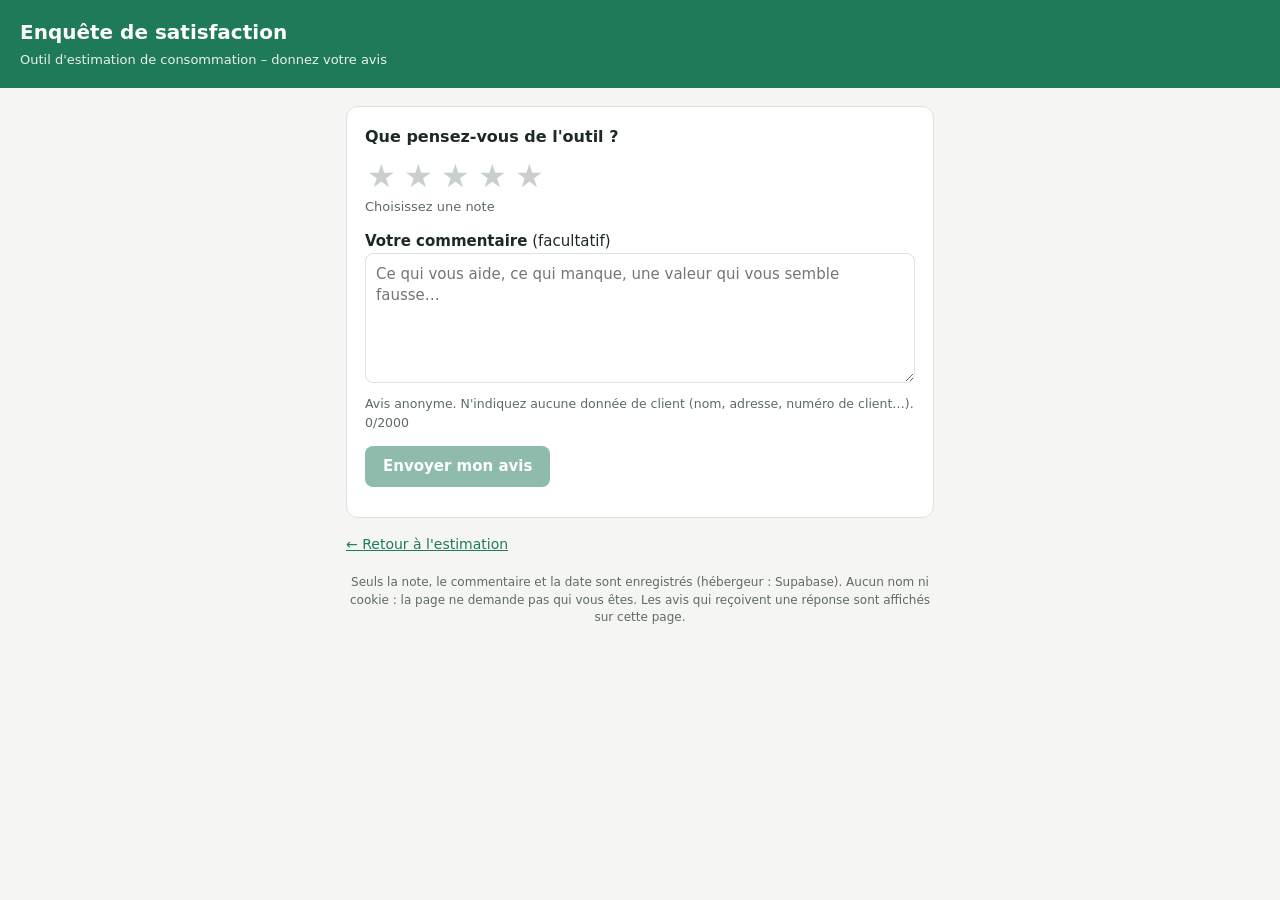
<file: conso-estimation-r8m3/avis/index.html>
<!DOCTYPE html>
<html lang="fr">
<head>
<meta charset="utf-8">
<meta name="viewport" content="width=device-width, initial-scale=1">
<meta name="robots" content="noindex, nofollow">
<link rel="icon" href="../icon.svg" type="image/svg+xml">
<link rel="icon" href="../icon-32.png" sizes="32x32" type="image/png">
<link rel="apple-touch-icon" href="../icon-180.png">
<title>Donnez votre avis – estimation de consommation</title>
<style>
  :root{--bg:#f5f6f4;--card:#fff;--ink:#1d2a24;--muted:#5d6b64;--line:#dde3df;--accent:#1f7a5a;--accent-soft:#e3f2ec;--star:#e0a800}
  *{box-sizing:border-box}
  body{margin:0;font-family:system-ui,-apple-system,"Segoe UI",Roboto,Arial,sans-serif;background:var(--bg);color:var(--ink);font-size:15px;line-height:1.45}
  header{background:var(--accent);color:#fff;padding:18px 20px}
  header h1{margin:0;font-size:20px;font-weight:650}
  header p{margin:4px 0 0;opacity:.9;font-size:13px}
  main{max-width:620px;margin:0 auto;padding:18px 16px 40px}
  .card{background:var(--card);border:1px solid var(--line);border-radius:12px;padding:18px}
  h2{font-size:16px;margin:0 0 10px}
  .stars{display:flex;gap:4px;margin-bottom:4px}
  .stars button{font-size:32px;line-height:1;background:none;border:0;padding:2px;cursor:pointer;color:#c9cfcb}
  .stars button.on{color:var(--star)}
  .stars button:focus-visible{outline:2px solid var(--accent);border-radius:6px}
  .lbl{color:var(--muted);font-size:13px;min-height:18px;margin-bottom:14px}
  textarea{width:100%;min-height:130px;padding:10px;border:1px solid var(--line);border-radius:8px;font:inherit;resize:vertical}
  .hint{color:var(--muted);font-size:12.5px;margin:6px 0 14px}
  .send{background:var(--accent);color:#fff;border:0;border-radius:8px;padding:10px 18px;font:inherit;font-weight:600;cursor:pointer}
  .send:disabled{opacity:.5;cursor:default}
  .msg{margin-top:12px;font-size:14px}
  .msg.ok{background:var(--accent-soft);padding:10px 12px;border-radius:8px}
  .msg.err{color:#9a3b2b}
  a{color:var(--accent)}
  .back{display:inline-block;margin-top:16px;font-size:14px}
  footer{color:var(--muted);font-size:12px;text-align:center;margin-top:18px}
  .rev{margin-top:16px}
  .rev h2{font-size:17px;margin:0 0 10px}
  .av{border-top:1px solid var(--line);padding:12px 0}
  .av:first-of-type{border-top:0}
  .av .st{color:var(--star);letter-spacing:1px}
  .av .d{color:var(--muted);font-size:12.5px;margin-left:6px}
  .av p{margin:6px 0;white-space:pre-line}
  .av .rep{background:var(--accent-soft);border-radius:8px;padding:8px 12px;margin-top:6px;white-space:pre-line}
  .av .rep b{color:var(--accent)}
</style>
</head>
<body>
<header>
  <h1>Enquête de satisfaction</h1>
  <p>Outil d'estimation de consommation – donnez votre avis</p>
</header>
<main>
  <div class="card" id="formCard">
    <h2>Que pensez-vous de l'outil ?</h2>
    <div class="stars" id="stars" role="radiogroup" aria-label="Note de 1 à 5">
      <button type="button" data-v="1" aria-label="1 sur 5">★</button>
      <button type="button" data-v="2" aria-label="2 sur 5">★</button>
      <button type="button" data-v="3" aria-label="3 sur 5">★</button>
      <button type="button" data-v="4" aria-label="4 sur 5">★</button>
      <button type="button" data-v="5" aria-label="5 sur 5">★</button>
    </div>
    <div class="lbl" id="lbl">Choisissez une note</div>

    <label for="c"><strong>Votre commentaire</strong> (facultatif)</label>
    <textarea id="c" maxlength="2000" placeholder="Ce qui vous aide, ce qui manque, une valeur qui vous semble fausse…"></textarea>
    <div class="hint">Avis anonyme. N'indiquez aucune donnée de client (nom, adresse, numéro de client…). <span id="count">0</span>/2000</div>

    <button class="send" id="send" disabled>Envoyer mon avis</button>
    <div class="msg" id="msg" role="status"></div>
  </div>
  <div class="card rev" id="revCard" hidden><h2>Vos avis et nos réponses</h2><div id="revList"></div></div>
  <a class="back" href="../">← Retour à l'estimation</a>
  <footer>Seuls la note, le commentaire et la date sont enregistrés (hébergeur : Supabase). Aucun nom ni cookie : la page ne demande pas qui vous êtes. Les avis qui reçoivent une réponse sont affichés sur cette page.</footer>
</main>
<script>
(function(){
  "use strict";
  var URL = 'https://gxftbzbvbveocwpdavtt.supabase.co';
  var KEY = 'sb_publishable_9fKWGXevueh6hHJpGQvmhg_EFOd_-dR';
  var LABELS = ['', 'Pas satisfait', 'Peu satisfait', 'Correct', 'Satisfait', 'Très satisfait'];
  var note = 0;
  var stars = document.querySelectorAll('#stars button');
  var send = document.getElementById('send'), msg = document.getElementById('msg'), c = document.getElementById('c');

  function paint(v){ stars.forEach(function(b){ b.classList.toggle('on', +b.dataset.v <= v); b.setAttribute('aria-checked', +b.dataset.v === note ? 'true' : 'false'); }); }
  stars.forEach(function(b){
    b.addEventListener('click', function(){ note = +b.dataset.v; paint(note); document.getElementById('lbl').textContent = LABELS[note]; send.disabled = false; });
    b.addEventListener('mouseenter', function(){ paint(+b.dataset.v); });
  });
  document.getElementById('stars').addEventListener('mouseleave', function(){ paint(note); });
  c.addEventListener('input', function(){ document.getElementById('count').textContent = c.value.length; });

  function esc(t){ return String(t == null ? '' : t).replace(/[&<>"]/g, function(ch){ return {'&': '&amp;', '<': '&lt;', '>': '&gt;', '"': '&quot;'}[ch]; }); }
  function dfr(d){ var p = String(d).slice(0, 10).split('-'); return p[2] + '/' + p[1] + '/' + p[0]; }
  fetch(URL + '/rest/v1/rpc/conso_avis_public', {method: 'POST', headers: {'apikey': KEY, 'Authorization': 'Bearer ' + KEY, 'Content-Type': 'application/json'}, body: '{}'})
    .then(function(r){ return r.ok ? r.json() : []; }).then(function(l){
      if (!l || !l.length) return;
      document.getElementById('revList').innerHTML = l.map(function(a){
        return '<div class="av"><span class="st" aria-label="' + a.note + ' sur 5">' + '★★★★★'.slice(0, a.note) + '<span style="color:var(--line)">' + '★★★★★'.slice(a.note) + '</span></span><span class="d">' + dfr(a.date) + '</span>' +
          (a.commentaire ? '<p>' + esc(a.commentaire) + '</p>' : '') + '<div class="rep"><b>Réponse</b> (' + dfr(a.reponse_at) + ') : ' + esc(a.reponse) + '</div></div>';
      }).join('');
      document.getElementById('revCard').hidden = false;
    }).catch(function(){});

  send.addEventListener('click', function(){
    if (!note) return;
    send.disabled = true; msg.className = 'msg'; msg.textContent = 'Envoi…';
    fetch(URL + '/rest/v1/rpc/conso_avis_add', {
      method: 'POST',
      headers: {'apikey': KEY, 'Authorization': 'Bearer ' + KEY, 'Content-Type': 'application/json'},
      body: JSON.stringify({p_note: note, p_commentaire: c.value.slice(0, 2000)})
    }).then(function(r){
      if (!r.ok) throw new Error('HTTP ' + r.status);
      document.getElementById('formCard').innerHTML = '<h2>Merci pour votre avis !</h2><p>Il a bien été enregistré et aidera à améliorer l\'outil.</p>';
    }).catch(function(){
      msg.className = 'msg err'; msg.textContent = "L'envoi n'a pas fonctionné. Réessayez dans quelques minutes.";
      send.disabled = false;
    });
  });
})();
</script>
<script src="../../visit.js" data-page="conso-avis"></script>
</body>
</html>
</file>
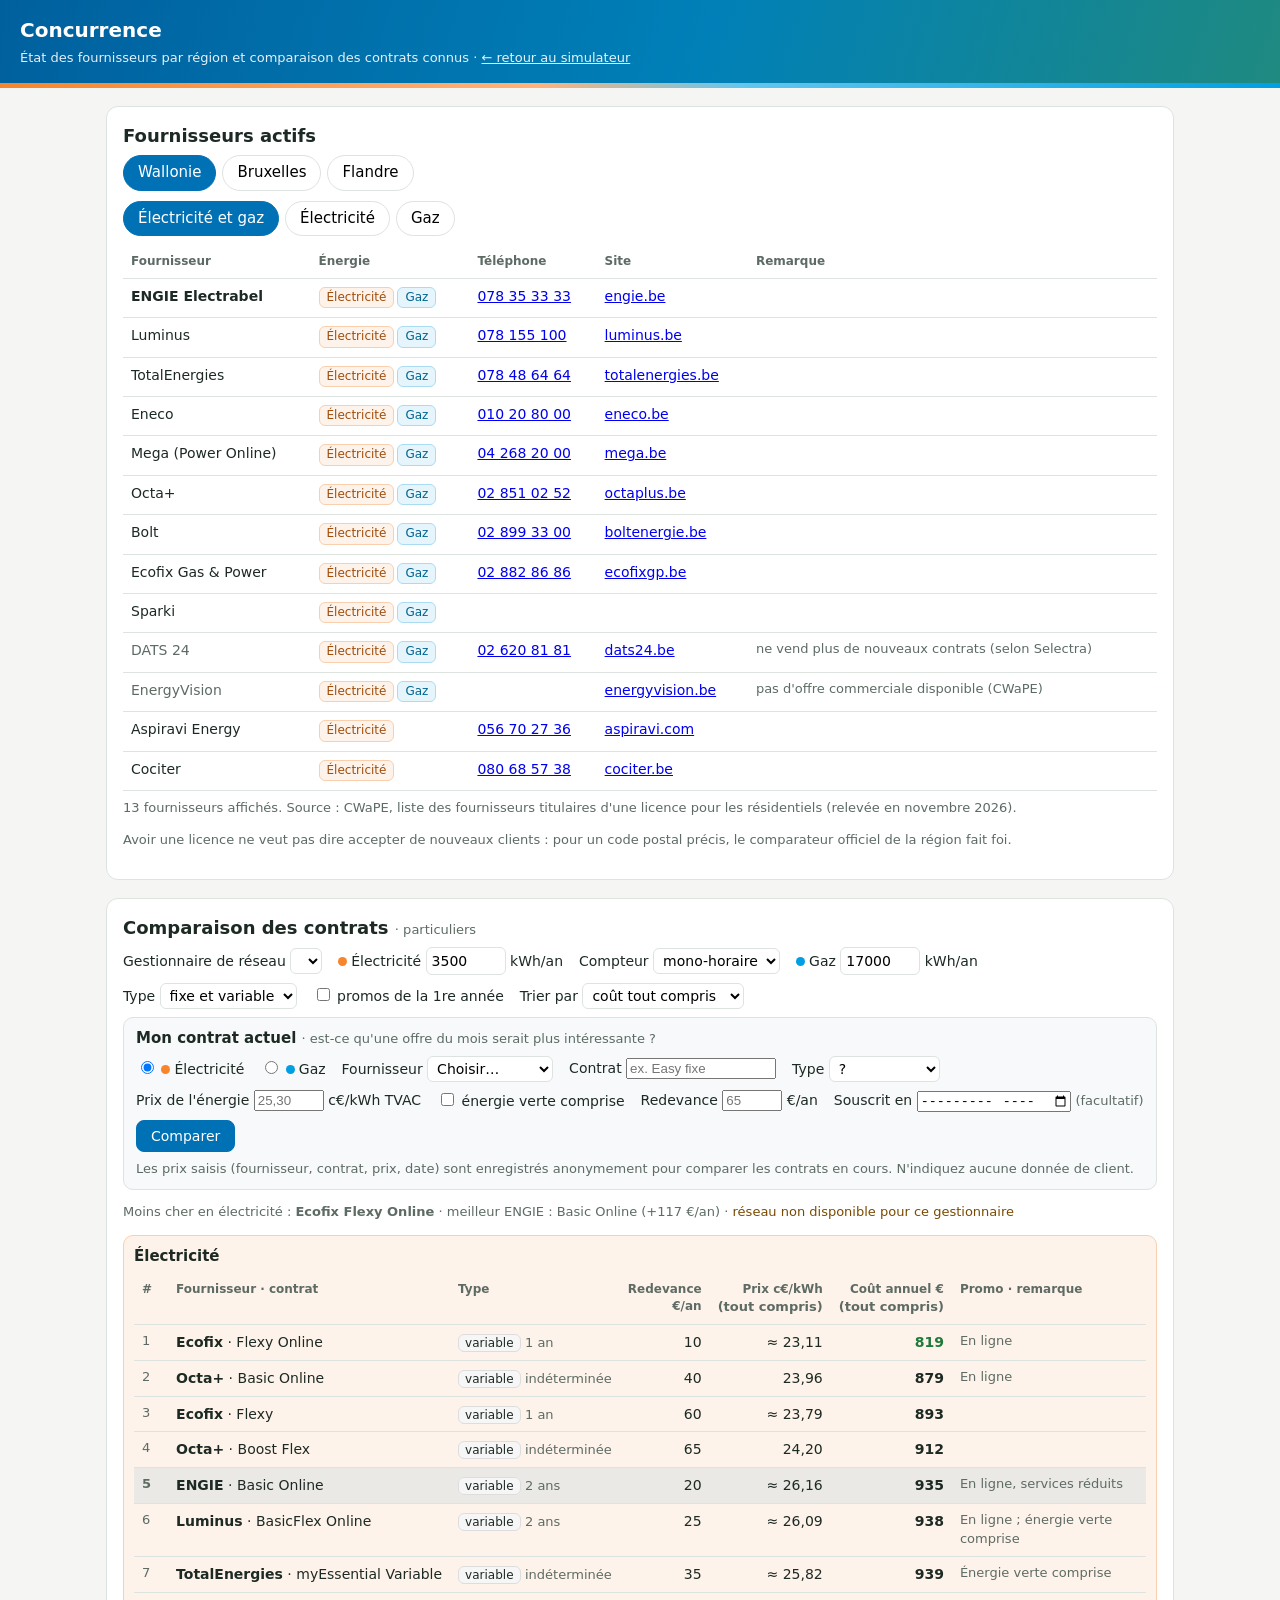
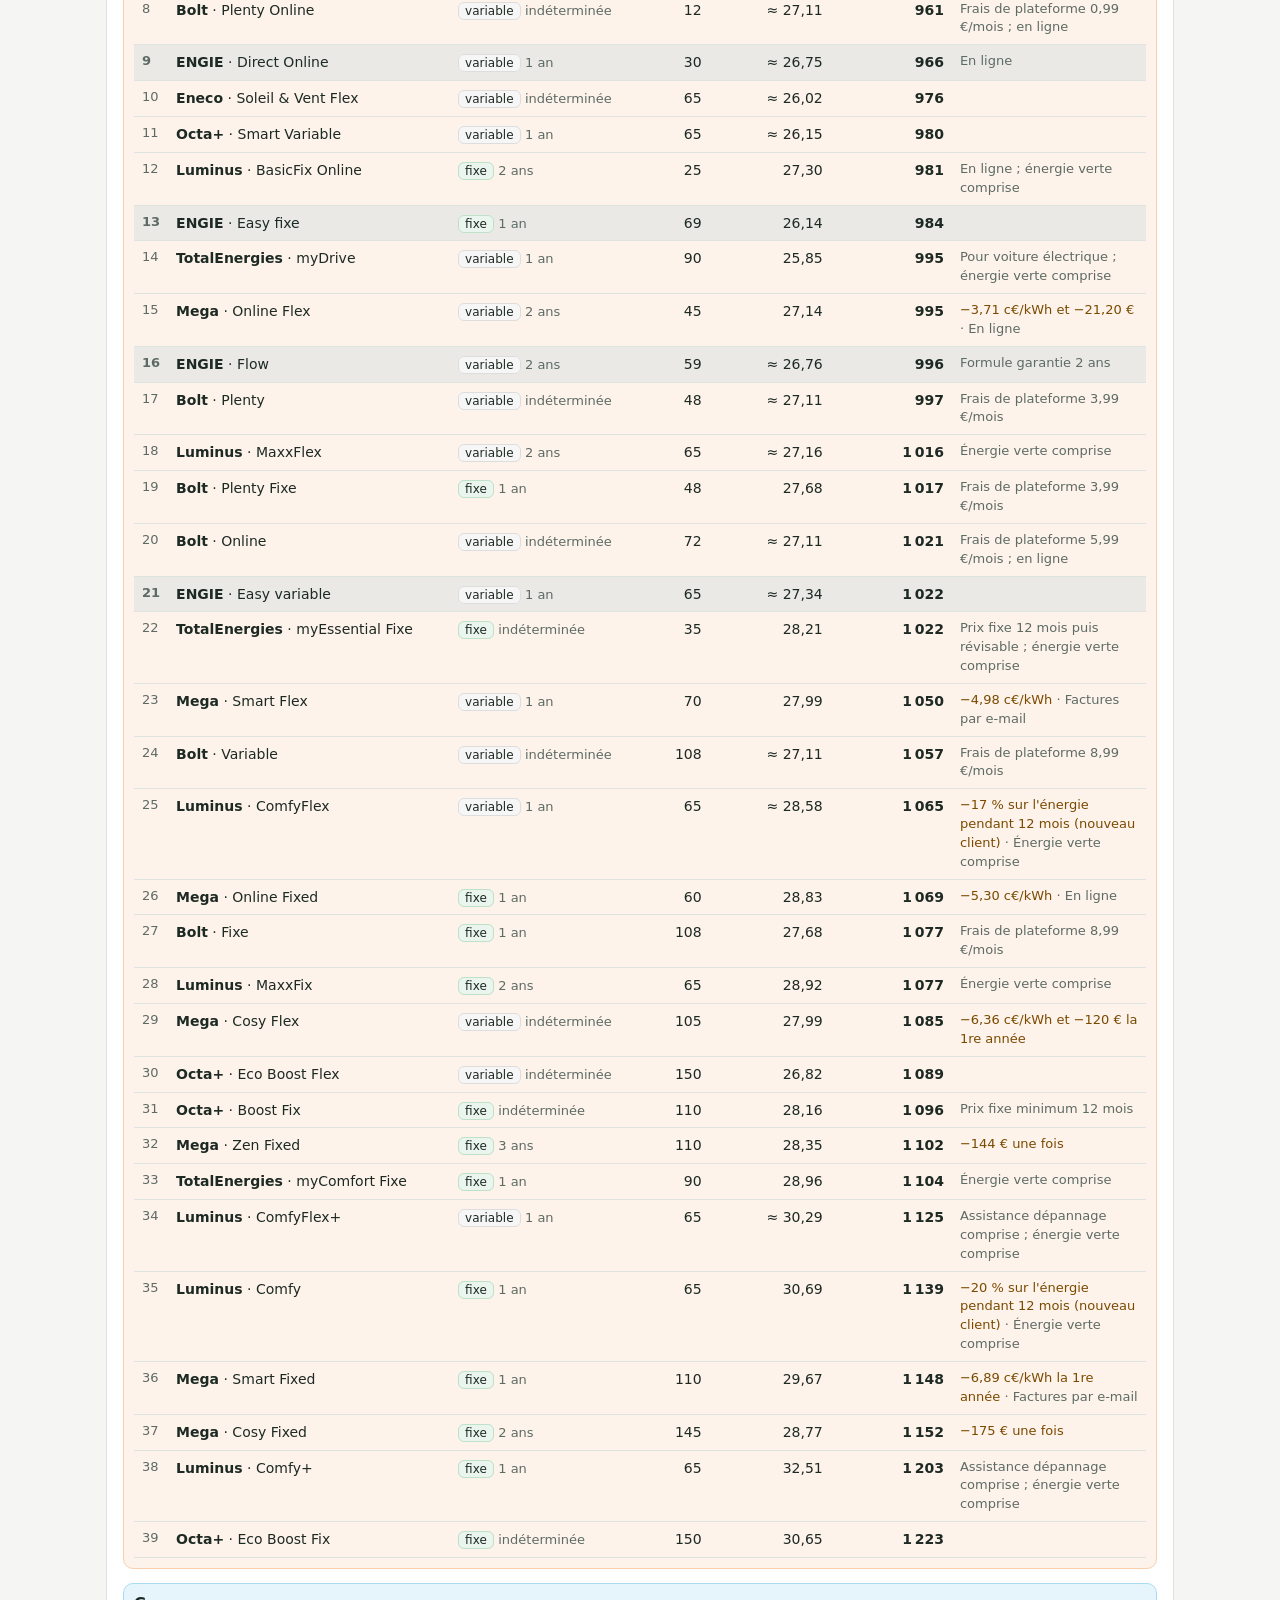
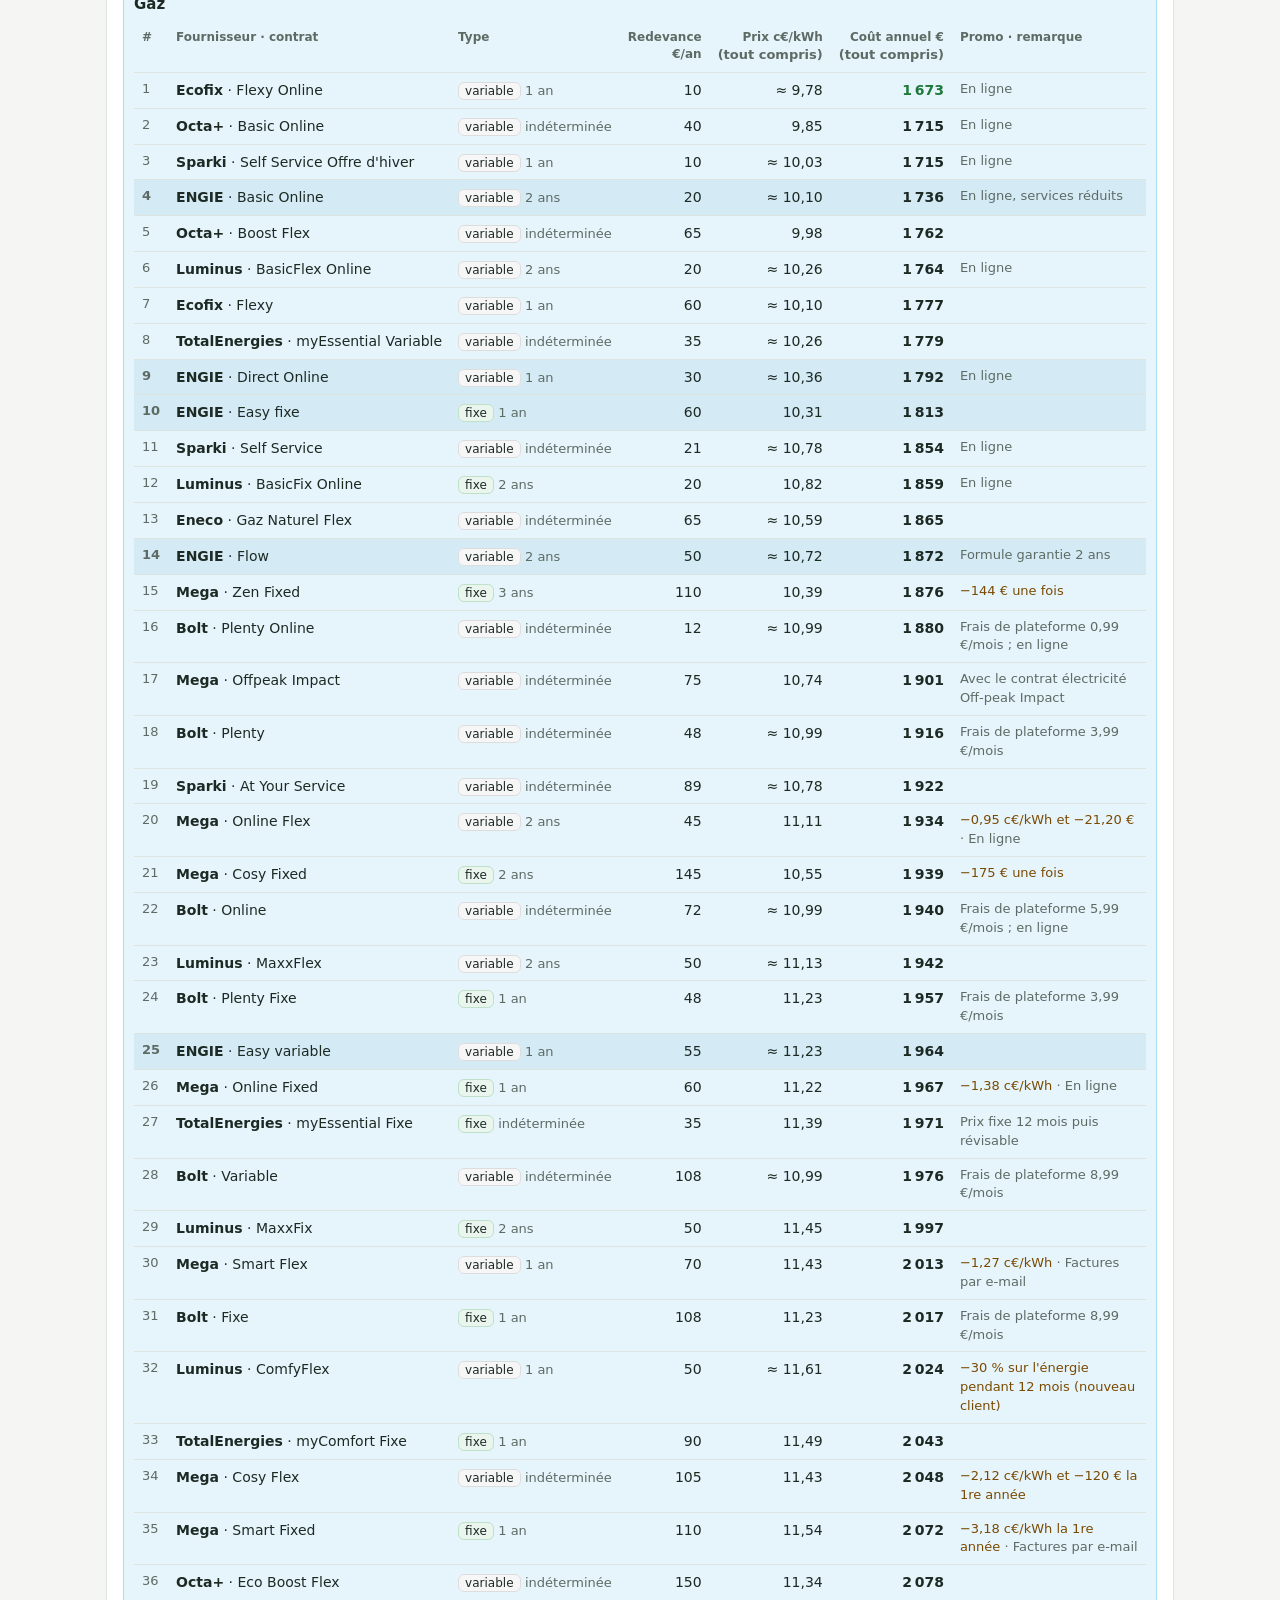
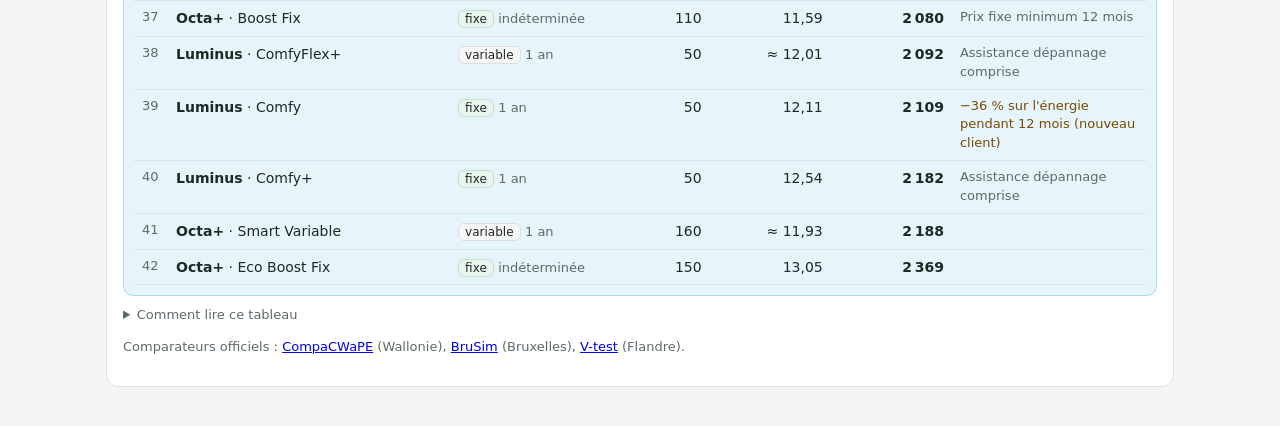
<file: conso-estimation-r8m3/concurrence/index.html>
<!DOCTYPE html>
<html lang="fr">
<head>
<meta charset="utf-8">
<meta name="viewport" content="width=device-width, initial-scale=1">
<meta name="robots" content="noindex, nofollow">
<link rel="icon" href="../icon.svg" type="image/svg+xml">
<link rel="icon" href="../icon-32.png" sizes="32x32" type="image/png">
<link rel="apple-touch-icon" href="../icon-180.png">
<title>Concurrence – fournisseurs d'énergie par région</title>
<style>
  :root{--bg:#f5f6f4;--card:#fff;--ink:#1d2a24;--muted:#5d6b64;--line:#dde3df;--accent:#0071b5;--accent-soft:#e5f2fa;
    --elec:#f6852b;--gas:#009fe3;--elec-bg:#fef3ea;--elec-bd:#f9cfae;--gas-bg:#e6f5fc;--gas-bd:#a9dcf3}
  *{box-sizing:border-box}
  body{margin:0;font-family:system-ui,-apple-system,"Segoe UI",Roboto,Arial,sans-serif;background:var(--bg);color:var(--ink);font-size:15px;line-height:1.45}
  header{position:relative;background:linear-gradient(105deg,#00609e 0%,#0080b8 55%,#1f8a80 100%);color:#fff;padding:16px 20px 20px}
  header::after{content:"";position:absolute;left:0;right:0;bottom:0;height:5px;background:linear-gradient(90deg,var(--elec) 0%,#ffb27a 42%,#62c6ee 58%,var(--gas) 100%)}
  header h1{margin:0;font-size:20px;font-weight:650;display:flex;gap:10px;align-items:center;flex-wrap:wrap}
  header p{margin:4px 0 0;opacity:.9;font-size:13px}
  header a{color:#fff}
  .wip{background:#fff3cd;color:#7a5a00;border-radius:999px;font-size:12px;padding:2px 10px;font-weight:600}
  main{max-width:1100px;margin:0 auto;padding:18px 16px 40px;display:grid;gap:18px}
  .card{background:var(--card);border:1px solid var(--line);border-radius:12px;padding:16px;min-width:0}
  h2{margin:0 0 6px;font-size:18px}
  .hint{color:var(--muted);font-size:13px}
  .tabs{display:flex;flex-wrap:wrap;gap:6px;margin:4px 0 10px}
  .tabs button{font:inherit;border:1px solid var(--line);background:#fff;border-radius:999px;padding:6px 14px;cursor:pointer}
  .tabs button[aria-selected=true]{background:var(--accent);border-color:var(--accent);color:#fff}
  .tblwrap{overflow-x:auto}
  table{border-collapse:collapse;width:100%;font-size:14px}
  th,td{text-align:left;padding:7px 8px;border-bottom:1px solid var(--line);vertical-align:top}
  th{font-size:12px;color:var(--muted);font-weight:600}
  td.num,th.num{text-align:right;white-space:nowrap}
  .tag{display:inline-block;border-radius:6px;padding:1px 7px;font-size:12px;margin:0 3px 2px 0;border:1px solid}
  .tag.e{background:var(--elec-bg);border-color:var(--elec-bd);color:#a14d0c}
  .tag.g{background:var(--gas-bg);border-color:var(--gas-bd);color:#00648f}
  .tag.u{background:#f1f1f1;border-color:#ddd;color:#666}
  tr.engie td:first-child{font-weight:650}
  tr.off td{color:var(--muted)}
  .src{margin-top:8px}
  .cols{display:grid;grid-template-columns:1fr 1fr;gap:14px}
  .ce{background:var(--elec-bg);border:1px solid var(--elec-bd);border-radius:10px;padding:10px}
  .cg{background:var(--gas-bg);border:1px solid var(--gas-bd);border-radius:10px;padding:10px}
  .ce h3,.cg h3{margin:0 0 6px;font-size:15px}
  .ctl{display:flex;flex-wrap:wrap;gap:8px 16px;align-items:center;margin:6px 0 8px;font-size:14px}
  .ctl input[type=number]{width:80px;font:inherit;padding:3px 5px;border:1px solid var(--line);border-radius:6px}
  .ctl select{font:inherit;padding:3px 5px;border:1px solid var(--line);border-radius:6px;background:#fff}
  .dot{display:inline-block;width:9px;height:9px;border-radius:50%;margin-right:4px}.dot.e{background:var(--elec)}.dot.g{background:var(--gas)}
  table.cmp td{white-space:nowrap} table.cmp td:nth-child(7){white-space:normal;min-width:180px}
  table.cmp tr.engie td{background:rgba(0,113,181,.08)} table.cmp tr.best td:nth-child(6) b{color:#1f7a3a}
  .tt{font-size:12px;border-radius:6px;padding:1px 6px;border:1px solid #ddd;background:#f6f6f6}
  .tt.fixe{background:#eaf5ee;border-color:#bfe0c9} .tt.dynamique{background:#f3ecfb;border-color:#d9c7ef}
  .pr{color:#7a4a00}
  .mine{background:#f7f9fb;border:1px solid var(--line);border-radius:10px;padding:10px 12px;margin:6px 0 12px}
  .mine h3{margin:0 0 4px;font-size:15px}
  .mine button{font:inherit;padding:5px 14px;border-radius:8px;border:1px solid var(--accent);background:var(--accent);color:#fff;cursor:pointer}
  #mOut{margin-top:6px;font-size:14px;color:var(--ink)} #mOut ol{margin:4px 0 0;padding-left:20px} #mOut .sv{color:#1f7a3a;font-weight:650} #mOut .ok{color:#1f7a3a}
  ul.todo{margin:6px 0 0;padding-left:20px}
  @media (max-width:760px){.cols{grid-template-columns:1fr}}
</style>
</head>
<body>
<header>
  <h1>Concurrence</h1>
  <p>État des fournisseurs par région et comparaison des contrats connus · <a href="../">← retour au simulateur</a></p>
</header>
<main>
  <section class="card">
    <h2>Fournisseurs actifs</h2>
    <div class="tabs" id="regs" role="tablist"></div>
    <div class="tabs" id="ens" role="tablist">
      <button type="button" data-en="" aria-selected="true">Électricité et gaz</button>
      <button type="button" data-en="e">Électricité</button>
      <button type="button" data-en="g">Gaz</button>
    </div>
    <div class="tblwrap"><table><thead><tr><th>Fournisseur</th><th>Énergie</th><th>Téléphone</th><th>Site</th><th>Remarque</th></tr></thead><tbody id="fl"></tbody></table></div>
    <p class="hint src" id="src"></p>
    <p class="hint">Avoir une licence ne veut pas dire accepter de nouveaux clients : pour un code postal précis, le comparateur officiel de la région fait foi.</p>
  </section>

  <section class="card">
    <h2>Comparaison des contrats <span class="hint" style="font-weight:400">· particuliers</span></h2>
    <div class="ctl">
      <label>Gestionnaire de réseau <select id="cGrd"></select></label>
      <label><span class="dot e"></span>Électricité <input id="cKe" type="number" min="0" step="100" value="3500"> kWh/an</label>
      <label>Compteur <select id="cCpt"><option value="m">mono-horaire</option><option value="b">bi-horaire</option></select></label>
      <label id="cNuitL" hidden>dont nuit <input id="cNuit" type="number" min="0" max="100" step="5" value="50"> %</label>
      <label><span class="dot g"></span>Gaz <input id="cKg" type="number" min="0" step="500" value="17000"> kWh/an</label>
      <label>Type <select id="cTyp"><option value="fv">fixe et variable</option><option value="">tous</option><option value="fixe">fixe</option><option value="variable">variable</option><option value="dynamique">dynamique</option></select></label>
      <label class="chk"><input id="cPromo" type="checkbox"> promos de la 1re année</label>
      <label>Trier par <select id="cSort"><option value="tot">coût tout compris</option><option value="en">coût énergie seule</option></select></label>
    </div>
    <div class="mine">
      <h3>Mon contrat actuel <span class="hint" style="font-weight:400">· est-ce qu'une offre du mois serait plus intéressante ?</span></h3>
      <div class="ctl">
        <label><input type="radio" name="mEn" value="e" checked> <span class="dot e"></span>Électricité</label>
        <label><input type="radio" name="mEn" value="g"> <span class="dot g"></span>Gaz</label>
        <label>Fournisseur <select id="mFou"></select> <input id="mFouA" maxlength="60" placeholder="nom" style="width:110px" hidden></label>
        <label>Contrat <input id="mCt" list="mCtL" maxlength="80" placeholder="ex. Easy fixe" style="width:150px"><datalist id="mCtL"></datalist></label>
        <label>Type <select id="mTyp"><option value="">?</option><option value="fixe">fixe</option><option value="variable">variable</option><option value="dynamique">dynamique</option></select></label>
      </div>
      <div class="ctl">
        <label>Prix de l'énergie <input id="mPx" type="text" inputmode="decimal" placeholder="25,30" style="width:70px"> c€/kWh TVAC</label>
        <label class="chk"><input id="mVert" type="checkbox"> énergie verte comprise</label>
        <label>Redevance <input id="mRd" type="text" inputmode="decimal" placeholder="65" style="width:60px"> €/an</label>
        <label>Souscrit en <input id="mDt" type="month"> <span class="hint">(facultatif)</span></label>
        <button type="button" id="mGo">Comparer</button>
      </div>
      <div id="mOut" class="hint"></div>
      <p class="hint" style="margin:4px 0 0">Les prix saisis (fournisseur, contrat, prix, date) sont enregistrés anonymement pour comparer les contrats en cours. N'indiquez aucune donnée de client.</p>
    </div>
    <p class="hint" id="cmpHint"></p>
    <div class="ce"><h3>Électricité</h3><div class="tblwrap"><table class="cmp"><thead><tr><th>#</th><th>Fournisseur · contrat</th><th>Type</th><th class="num">Redevance<br>€/an</th><th class="num">Prix c€/kWh<br><span class="hint">(tout compris)</span></th><th class="num">Coût annuel €<br><span class="hint">(tout compris)</span></th><th>Promo · remarque</th></tr></thead><tbody id="cmpE"></tbody></table></div></div>
    <div class="cg" style="margin-top:14px"><h3>Gaz</h3><div class="tblwrap"><table class="cmp"><thead><tr><th>#</th><th>Fournisseur · contrat</th><th>Type</th><th class="num">Redevance<br>€/an</th><th class="num">Prix c€/kWh<br><span class="hint">(tout compris)</span></th><th class="num">Coût annuel €<br><span class="hint">(tout compris)</span></th><th>Promo · remarque</th></tr></thead><tbody id="cmpG"></tbody></table></div></div>
    <details class="hint" style="margin-top:10px"><summary>Comment lire ce tableau</summary>
      <ul class="todo">
        <li><b>Prix</b> : énergie du fournisseur + énergie verte, TVAC 6 %. Entre parenthèses : le prix « tout compris » avec le réseau et les taxes du gestionnaire choisi (les mêmes chez tous les fournisseurs).</li>
        <li><b>Coût annuel</b> : redevance + consommation (énergie seule), et entre parenthèses tout compris (réseau, taxes et leurs frais fixes).</li>
        <li>Les contrats dynamiques (prix au quart d'heure, compteur communicant) sont masqués par défaut : choisissez « tous » ou « dynamique » dans Type.</li>
        <li><b>Contrats variables et dynamiques</b> : prix estimé sur 12 mois quand la carte le donne (marqué ≈), sinon prix du mois. Dynamique : prix moyen, la facture dépend des heures de consommation (compteur communicant).</li>
        <li><b>Promos</b> : non comptées par défaut ; cochez « promos de la 1re année » pour les déduire (remises au kWh, en % ou en euros).</li>
        <li>Sources : cartes tarifaires officielles des fournisseurs (<span id="cMois"></span>). Tarif social, Empower et contrats pour bâtiment vide non repris. À titre indicatif.</li>
      </ul>
    </details>
    <p class="hint">Comparateurs officiels : <a href="https://www.compacwape.be/" target="_blank" rel="noopener">CompaCWaPE</a> (Wallonie), <a href="https://www.brusim.be/" target="_blank" rel="noopener">BruSim</a> (Bruxelles), <a href="https://www.vtest.be/" target="_blank" rel="noopener">V-test</a> (Flandre).</p>
  </section>
</main>
<script>
  var SB_URL = 'https://gxftbzbvbveocwpdavtt.supabase.co', SB_KEY = 'sb_publishable_9fKWGXevueh6hHJpGQvmhg_EFOd_-dR';
  function $(id){ return document.getElementById(id); }
  function esc(s){ return String(s == null ? '' : s).replace(/[&<>"]/g, function(c){ return {'&': '&amp;', '<': '&lt;', '>': '&gt;', '"': '&quot;'}[c]; }); }
  // e = électricité, g = gaz, '?' = à vérifier. Mettre à jour depuis les sites des régulateurs.
  var REG = {
    Wallonie: {src: 'Source : CWaPE, liste des fournisseurs titulaires d\'une licence pour les résidentiels (relevée en novembre 2026).', l: [
      ['ENGIE Electrabel', 'eg', '078 35 33 33', 'https://www.engie.be/'],
      ['Luminus', 'eg', '078 155 100', 'https://www.luminus.be/'],
      ['TotalEnergies', 'eg', '078 48 64 64', 'https://totalenergies.be/fr/particuliers'],
      ['Eneco', 'eg', '010 20 80 00', 'https://eneco.be/fr'],
      ['Mega (Power Online)', 'eg', '04 268 20 00', 'https://www.mega.be/'],
      ['Octa+', 'eg', '02 851 02 52', 'https://www.octaplus.be/fr/'],
      ['Bolt', 'eg', '02 899 33 00', 'https://www.boltenergie.be/fr'],
      ['Ecofix Gas & Power', 'eg', '02 882 86 86', 'https://www.ecofixgp.be/'],
      ['Sparki', 'eg', '', ''],
      ['DATS 24', 'eg', '02 620 81 81', 'https://www.dats24.be/', 'ne vend plus de nouveaux contrats (selon Selectra)'],
      ['EnergyVision', 'eg', '', 'https://www.energyvision.be/fr-be', 'pas d\'offre commerciale disponible (CWaPE)'],
      ['Aspiravi Energy', 'e', '056 70 27 36', 'https://www.aspiravi.com/fr/'],
      ['Cociter', 'e', '080 68 57 38', 'https://www.cociter.be/']
    ]},
    Bruxelles: {src: 'Sources : Selectra (septembre 2026) ; Brugel comptait 5 fournisseurs actifs sur le marché résidentiel en décembre 2025. À vérifier sur brugel.brussels.', l: [
      ['ENGIE Electrabel', 'eg', '078 35 33 33', 'https://www.engie.be/'],
      ['TotalEnergies', 'eg', '078 48 64 64', 'https://totalenergies.be/fr/particuliers'],
      ['Luminus', 'eg', '078 155 100', 'https://www.luminus.be/'],
      ['Bolt', 'eg', '02 899 33 00', 'https://www.boltenergie.be/fr'],
      ['Sparki', '?', '', ''],
      ['Brusol (EnergyVision)', 'e', '', '']
    ]},
    Flandre: {src: 'Source : Selectra (septembre 2026, 27 fournisseurs). Énergies et contacts à compléter depuis la liste de la Vlaamse Nutsregulator (vlaamsenutsregulator.be/nl/leveranciers).', l: [
      ['ENGIE Electrabel', 'eg', '078 35 33 33', 'https://www.engie.be/'], ['Luminus', 'eg', '078 155 100', 'https://www.luminus.be/'], ['TotalEnergies', 'eg', '078 48 64 64', 'https://totalenergies.be/'],
      ['Eneco', 'eg', '', 'https://eneco.be/'], ['Mega', 'eg', '', 'https://www.mega.be/'], ['Octa+', 'eg', '', 'https://www.octaplus.be/'], ['Bolt', 'eg', '', 'https://www.boltenergie.be/'],
      ['Ecofix', 'eg', '', ''], ['EnergyVision', 'eg', '', ''], ['Ecopower', 'e', '', ''], ['Aspiravi Energy', 'e', '', ''],
      ['Energie.be', '?', '', ''], ['Frank Energie', '?', '', ''], ['Energy Knights', '?', '', ''], ['Elegant', '?', '', ''], ['Belvus', '?', '', ''],
      ['DATS 24', '?', '', '', 'ne vend plus de nouveaux contrats (selon Selectra)'], ['Dots', '?', '', ''], ['EBEM', '?', '', ''], ['Evident Energie', '?', '', ''], ['Hoa Energy', '?', '', ''],
      ['Power2you', '?', '', ''], ['Servolt Energie', '?', '', ''], ['Smappee Smiles', '?', '', ''], ['Sparki', '?', '', ''], ['Trevion', '?', '', ''], ['Wase Wind', '?', '', ''], ['Wind voor A', '?', '', '']
    ]}
  };
  var q = new URLSearchParams(location.search), cur = REG[q.get('r')] ? q.get('r') : 'Wallonie', en = '', T = null;
  $('regs').innerHTML = Object.keys(REG).map(function(r){ return '<button type="button" data-r="' + r + '">' + r + '</button>'; }).join('');
  function tags(s){ if (s === '?') return '<span class="tag u">à vérifier</span>'; return (s.indexOf('e') >= 0 ? '<span class="tag e">Électricité</span>' : '') + (s.indexOf('g') >= 0 ? '<span class="tag g">Gaz</span>' : ''); }
  function drawList(){
    document.querySelectorAll('#regs button').forEach(function(b){ b.setAttribute('aria-selected', b.dataset.r === cur); });
    document.querySelectorAll('#ens button').forEach(function(b){ b.setAttribute('aria-selected', b.dataset.en === en); });
    var R = REG[cur], L = R.l.filter(function(f){ return !en || f[1] === '?' || f[1].indexOf(en) >= 0; });
    $('fl').innerHTML = L.map(function(f){
      return '<tr class="' + (/^ENGIE/.test(f[0]) ? 'engie' : '') + (f[4] ? ' off' : '') + '"><td>' + esc(f[0]) + '</td><td>' + tags(f[1]) + '</td><td style="white-space:nowrap">' + (f[2] ? '<a href="tel:' + f[2].replace(/\s/g, '') + '">' + esc(f[2]) + '</a>' : '') + '</td><td>' + (f[3] ? '<a href="' + esc(f[3]) + '" target="_blank" rel="noopener">' + esc(f[3].replace(/^https?:\/\/(www\.)?/, '').replace(/\/.*$/, '')) + '</a>' : '') + '</td><td class="hint">' + esc(f[4] || '') + '</td></tr>';
    }).join('');
    $('src').textContent = L.length + ' fournisseur' + (L.length > 1 ? 's' : '') + ' affiché' + (L.length > 1 ? 's' : '') + '. ' + R.src;
    drawCmp();
  }
  function n(x){ return x === null || x === undefined ? null : +x; }
  function fr(x, d){ return x === null ? '–' : x.toLocaleString('fr-BE', {minimumFractionDigits: d, maximumFractionDigits: d}); }
  var CJ = null, q2 = new URLSearchParams(location.search);
  function drawCmp(){
    var hint = $('cmpHint'); try { mFill(); } catch (e){}
    if (!T || !CJ){ $('cmpE').innerHTML = $('cmpG').innerHTML = '<tr><td colspan="7" class="hint">Chargement des prix…</td></tr>'; return; }
    $('cMois').textContent = new Date(CJ.mois + '-01T00:00:00').toLocaleDateString('fr-BE', {month: 'long', year: 'numeric'}) + ', relevé du ' + CJ.maj;
    var R = CJ.regions[cur], sel = $('cGrd'), gv = sel.value || q2.get('grd') || '';
    // gestionnaires de la région
    var G = (T.grd || []).filter(function(g){ return g.region === cur; });
    var h = G.map(function(g){ return '<option value="' + esc(g.code) + '">' + esc(g.nom) + '</option>'; }).join('');
    if (sel.dataset.h !== h){ sel.innerHTML = h; sel.dataset.h = h; }
    sel.value = gv; if (!gv || sel.value !== gv) sel.value = G.length ? (G.filter(function(g){ return /ores|sibelga/.test(g.code); })[0] || G[0]).code : '';
    $('cNuitL').hidden = $('cCpt').value !== 'b';
    if (!R){ hint.textContent = ''; $('cmpE').innerHTML = $('cmpG').innerHTML = '<tr><td colspan="7" class="hint">' + esc(cur) + ' : comparaison en préparation (les cartes sont téléchargées, le relevé des prix arrive).</td></tr>'; return; }
    var promo = $('cPromo').checked, typ = $('cTyp').value, srt = $('cSort').value, grd = sel.value;
    function find(type, e, cle){ return (T.prix || []).filter(function(p){ return p.type === type && p.energie === e && p.cle === cle && p.region === cur && (type === 'reseau' ? p.segment === '*' : p.segment === 'R'); })[0] || null; }
    ['e', 'g'].forEach(function(e){
      var kwh = Math.max(0, +$(e === 'e' ? 'cKe' : 'cKg').value || 0), bi = e === 'e' && $('cCpt').value === 'b', pn = bi ? Math.min(100, Math.max(0, +$('cNuit').value || 0)) / 100 : 0;
      var rs = grd ? find('reseau', e, grd) : null, tx = find('taxes', e, cur);
      var netK = null, netF = 0;
      if (rs && tx){
        var rj = n(rs.prix_jour) !== null ? n(rs.prix_jour) : n(rs.prix_kwh), rn = n(rs.prix_nuit) !== null ? n(rs.prix_nuit) : n(rs.prix_kwh);
        netK = ((bi ? rj * (1 - pn) + rn * pn : n(rs.prix_kwh)) + n(tx.prix_kwh)) * 1.06;
        netF = ((n(rs.fixe_an) || 0) + (n(tx.fixe_an) || 0)) * 1.06;
      }
      var rows = (R[e] || []).filter(function(x){ return !typ || x[2] === typ || (typ === 'fv' && x[2] !== 'dynamique'); }).map(function(x){
        var v = x[9] || 0, j = x[6] !== null ? x[6] : x[5], nt = x[7] !== null ? x[7] : x[5];
        var unit = (bi && x[2] !== 'dynamique' ? j * (1 - pn) + nt * pn : x[5]) + v;
        var cost = x[4] + kwh * unit / 100, pr = x[11];
        if (promo && pr){ var du = (pr.k || 0) + (pr.p ? unit * pr.p / 100 : 0); unit -= du; cost -= du * kwh / 100 + (pr.f || 0); }
        var tot = netK === null ? null : cost + netF + kwh * netK / 100;
        return {x: x, unit: unit, cost: cost, tot: tot, all: netK === null ? null : unit + netK};
      }).sort(function(a, b){ return (srt === 'tot' && a.tot !== null ? a.tot - b.tot : a.cost - b.cost); });
      var best = rows.length ? rows[0] : null, eng = rows.filter(function(r){ return r.x[0] === 'ENGIE'; });
      $(e === 'e' ? 'cmpE' : 'cmpG').innerHTML = rows.map(function(r, i){
        var x = r.x, pr = x[11];
        return '<tr class="' + (x[0] === 'ENGIE' ? 'engie' : '') + (i === 0 ? ' best' : '') + '"><td class="hint">' + (i + 1) + '</td><td><b>' + esc(x[0]) + '</b> · ' + esc(x[1]) + '</td><td><span class="tt ' + x[2] + '">' + x[2] + '</span> <span class="hint">' + esc(x[3]) + '</span></td>' +
          '<td class="num">' + fr(x[4], 0) + '</td><td class="num">' + (x[10] ? '≈ ' : '') + fr(r.unit, 2) + (r.all !== null ? ' <span class="hint">(' + fr(r.all, 2) + ')</span>' : '') + '</td>' +
          '<td class="num"><b>' + fr(Math.round(r.cost), 0) + '</b>' + (r.tot !== null ? ' <span class="hint">(' + fr(Math.round(r.tot), 0) + ')</span>' : '') + '</td>' +
          '<td class="hint">' + (pr ? '<span class="pr">' + esc(pr.t) + '</span>' + (x[12] ? ' · ' : '') : '') + esc(x[12]) + '</td></tr>';
      }).join('') || '<tr><td colspan="7" class="hint">Aucun contrat pour ce filtre.</td></tr>';
      if (e === 'e') hint.innerHTML = rows.length ? 'Moins cher en électricité : <b>' + esc(best.x[0] + ' ' + best.x[1]) + '</b>' + (eng.length && eng[0] === best ? ' (ENGIE est le moins cher)' : eng.length ? ' · meilleur ENGIE : ' + esc(eng[0].x[1]) + ' (+' + fr(Math.round((srt === 'tot' && eng[0].tot !== null ? eng[0].tot - best.tot : eng[0].cost - best.cost)), 0) + ' €/an)' : '') + (netK === null ? ' · <span class="pr">réseau non disponible pour ce gestionnaire</span>' : '') : ''
      if (e === 'e' && CJ.note_regions && CJ.note_regions[cur]) hint.innerHTML += '<br><span class="hint">' + esc(CJ.note_regions[cur]) + '</span>';
    });
  }
  // ---------- Mon contrat actuel ----------
  function mEn(){ return document.querySelector('input[name=mEn]:checked').value; }
  function pn2(v){ v = String(v || '').replace(/\s/g, '').replace(',', '.'); return v === '' || isNaN(+v) ? null : +v; }
  function mFill(){
    if (!CJ) return;
    var R = CJ.regions[cur] || {e: [], g: []}, e = mEn(), fs = [], sel = $('mFou'), v = sel.value;
    (R[e] || []).forEach(function(x){ if (fs.indexOf(x[0]) < 0) fs.push(x[0]); });
    var h = '<option value="">Choisir…</option>' + fs.map(function(f){ return '<option>' + esc(f) + '</option>'; }).join('') + '<option value="Autre">Autre…</option>';
    if (sel.dataset.h !== h){ sel.innerHTML = h; sel.dataset.h = h; sel.value = v; }
    var cs = (R[e] || []).filter(function(x){ return x[0] === sel.value; }).map(function(x){ return x[1]; });
    $('mCtL').innerHTML = cs.map(function(c){ return '<option value="' + esc(c) + '">'; }).join('');
  }
  var mLast = '';
  function mCompare(save){
    var out = $('mOut'), e = mEn(), px = pn2($('mPx').value), rd = pn2($('mRd').value), fou = $('mFou').value;
    if (fou === 'Autre') fou = $('mFouA').value.trim();
    if (!fou || px === null || px <= 0 || px > 150){ out.innerHTML = '<span class="pr">Indiquez le fournisseur et le prix de l\'énergie (c€/kWh TVAC).</span>'; return; }
    var R = CJ.regions[cur]; if (!R){ out.textContent = 'Comparaison indisponible pour cette région.'; return; }
    var known = (R[e] || []).filter(function(x){ return x[0] === fou && x[1] === $('mCt').value.trim(); })[0];
    if (rd === null) rd = known ? known[4] : 0;
    var eng = (R[e] || []).filter(function(x){ return x[0] === 'ENGIE'; })[0], vAvg = e === 'e' && !$('mVert').checked ? (eng ? eng[9] : 0) : 0;
    var kwh = Math.max(0, +$(e === 'e' ? 'cKe' : 'cKg').value || 0);
    var mine = rd + kwh * (px + vAvg) / 100;
    var offers = (R[e] || []).filter(function(x){ return x[2] !== 'dynamique'; }).map(function(x){ return {x: x, c: x[4] + kwh * (x[5] + (x[9] || 0)) / 100}; })
      .filter(function(o){ return o.c < mine - 1; }).sort(function(a, b){ return a.c - b.c; });
    var bestE = offers.filter(function(o){ return o.x[0] === 'ENGIE'; })[0];
    var h = 'Pour ' + fr(kwh, 0) + ' kWh/an, ce contrat coûte environ <b>' + fr(Math.round(mine), 0) + ' €/an</b> (énergie' + (vAvg ? ' + énergie verte' : '') + ', hors réseau et taxes, qui ne changent pas avec le fournisseur).';
    if (!offers.length) h += '<br><span class="ok">Aucune offre fixe ou variable du mois n\'est moins chère : c\'est un bon contrat.</span>';
    else {
      h += '<br>' + offers.length + ' offre' + (offers.length > 1 ? 's' : '') + ' du mois moins chère' + (offers.length > 1 ? 's' : '') + ' (sans promo) :<ol>' + offers.slice(0, 5).map(function(o){
        return '<li><b>' + esc(o.x[0]) + '</b> · ' + esc(o.x[1]) + ' <span class="hint">(' + o.x[2] + ')</span> : ' + fr(Math.round(o.c), 0) + ' €/an, <span class="sv">−' + fr(Math.round(mine - o.c), 0) + ' €</span></li>';
      }).join('') + '</ol>';
      if (bestE && offers.indexOf(bestE) >= 5) h += 'Meilleure offre ENGIE : <b>' + esc(bestE.x[1]) + '</b>, ' + fr(Math.round(bestE.c), 0) + ' €/an (<span class="sv">−' + fr(Math.round(mine - bestE.c), 0) + ' €</span>).';
      else if (!bestE && fou !== 'ENGIE') h += 'Aucune offre ENGIE du mois n\'est moins chère pour ce profil.';
    }
    out.innerHTML = h;
    if (!save) return;
    var key = [cur, e, fou, $('mCt').value.trim(), px, rd, $('mDt').value].join('|'); if (key === mLast) return; mLast = key;
    var dt = $('mDt').value ? $('mDt').value + '-01' : null;
    fetch(SB_URL + '/rest/v1/rpc/conso_conc_saisir', {method: 'POST', headers: {'apikey': SB_KEY, 'Authorization': 'Bearer ' + SB_KEY, 'Content-Type': 'application/json'},
      body: JSON.stringify({p_region: cur, p_energie: e, p_fournisseur: fou, p_contrat: $('mCt').value.trim() || null, p_type: $('mTyp').value || null, p_prix: px + (vAvg ? 0 : 0), p_redevance: pn2($('mRd').value), p_souscrit: dt, p_conso: kwh})})
      .then(function(r){ if (r.ok) out.insertAdjacentHTML('beforeend', '<div class="hint ok">✓ Enregistré, merci.</div>'); }).catch(function(){});
  }
  document.querySelectorAll('input[name=mEn]').forEach(function(r){ r.addEventListener('change', function(){ mFill(); $('mOut').innerHTML = ''; }); });
  $('mFou').addEventListener('change', function(){ $('mFouA').hidden = $('mFou').value !== 'Autre'; mFill(); var R = CJ && CJ.regions[cur]; var ct = R ? (R[mEn()] || []).filter(function(x){ return x[0] === $('mFou').value; }) : []; if (ct.length === 1) $('mCt').value = ct[0][1]; });
  $('mCt').addEventListener('change', function(){ var R = CJ && CJ.regions[cur], k = R ? (R[mEn()] || []).filter(function(x){ return x[0] === $('mFou').value && x[1] === $('mCt').value.trim(); })[0] : null; if (k){ $('mTyp').value = k[2]; if (!$('mRd').value) $('mRd').value = String(k[4]).replace('.', ','); } });
  $('mGo').addEventListener('click', function(){ mCompare(true); });
  ['cKe', 'cKg'].forEach(function(id){ $(id).addEventListener('change', function(){ if ($('mOut').innerHTML) mCompare(false); }); });
  ['cGrd', 'cKe', 'cCpt', 'cNuit', 'cKg', 'cTyp', 'cPromo', 'cSort'].forEach(function(id){ $(id).addEventListener('input', drawCmp); $(id).addEventListener('change', drawCmp); });
  fetch('cartes.json', {cache: 'no-cache'}).then(function(r){ return r.json(); }).then(function(d){ CJ = d; drawCmp(); }).catch(function(){ CJ = {mois: '', maj: '', regions: {}}; drawCmp(); });
  $('regs').addEventListener('click', function(e){ var b = e.target.closest('button'); if (b){ cur = b.dataset.r; drawList(); } });
  $('ens').addEventListener('click', function(e){ var b = e.target.closest('button'); if (b){ en = b.dataset.en; drawList(); } });
  drawList();
  fetch(SB_URL + '/rest/v1/rpc/conso_prix_get', {method: 'POST', headers: {'apikey': SB_KEY, 'Authorization': 'Bearer ' + SB_KEY, 'Content-Type': 'application/json'}, body: JSON.stringify({p_mois: null})})
    .then(function(r){ return r.json(); }).then(function(d){ T = d; drawCmp(); })
    .catch(function(){ T = {prix: []}; drawCmp(); });
</script>
</body>
</html>
</file>
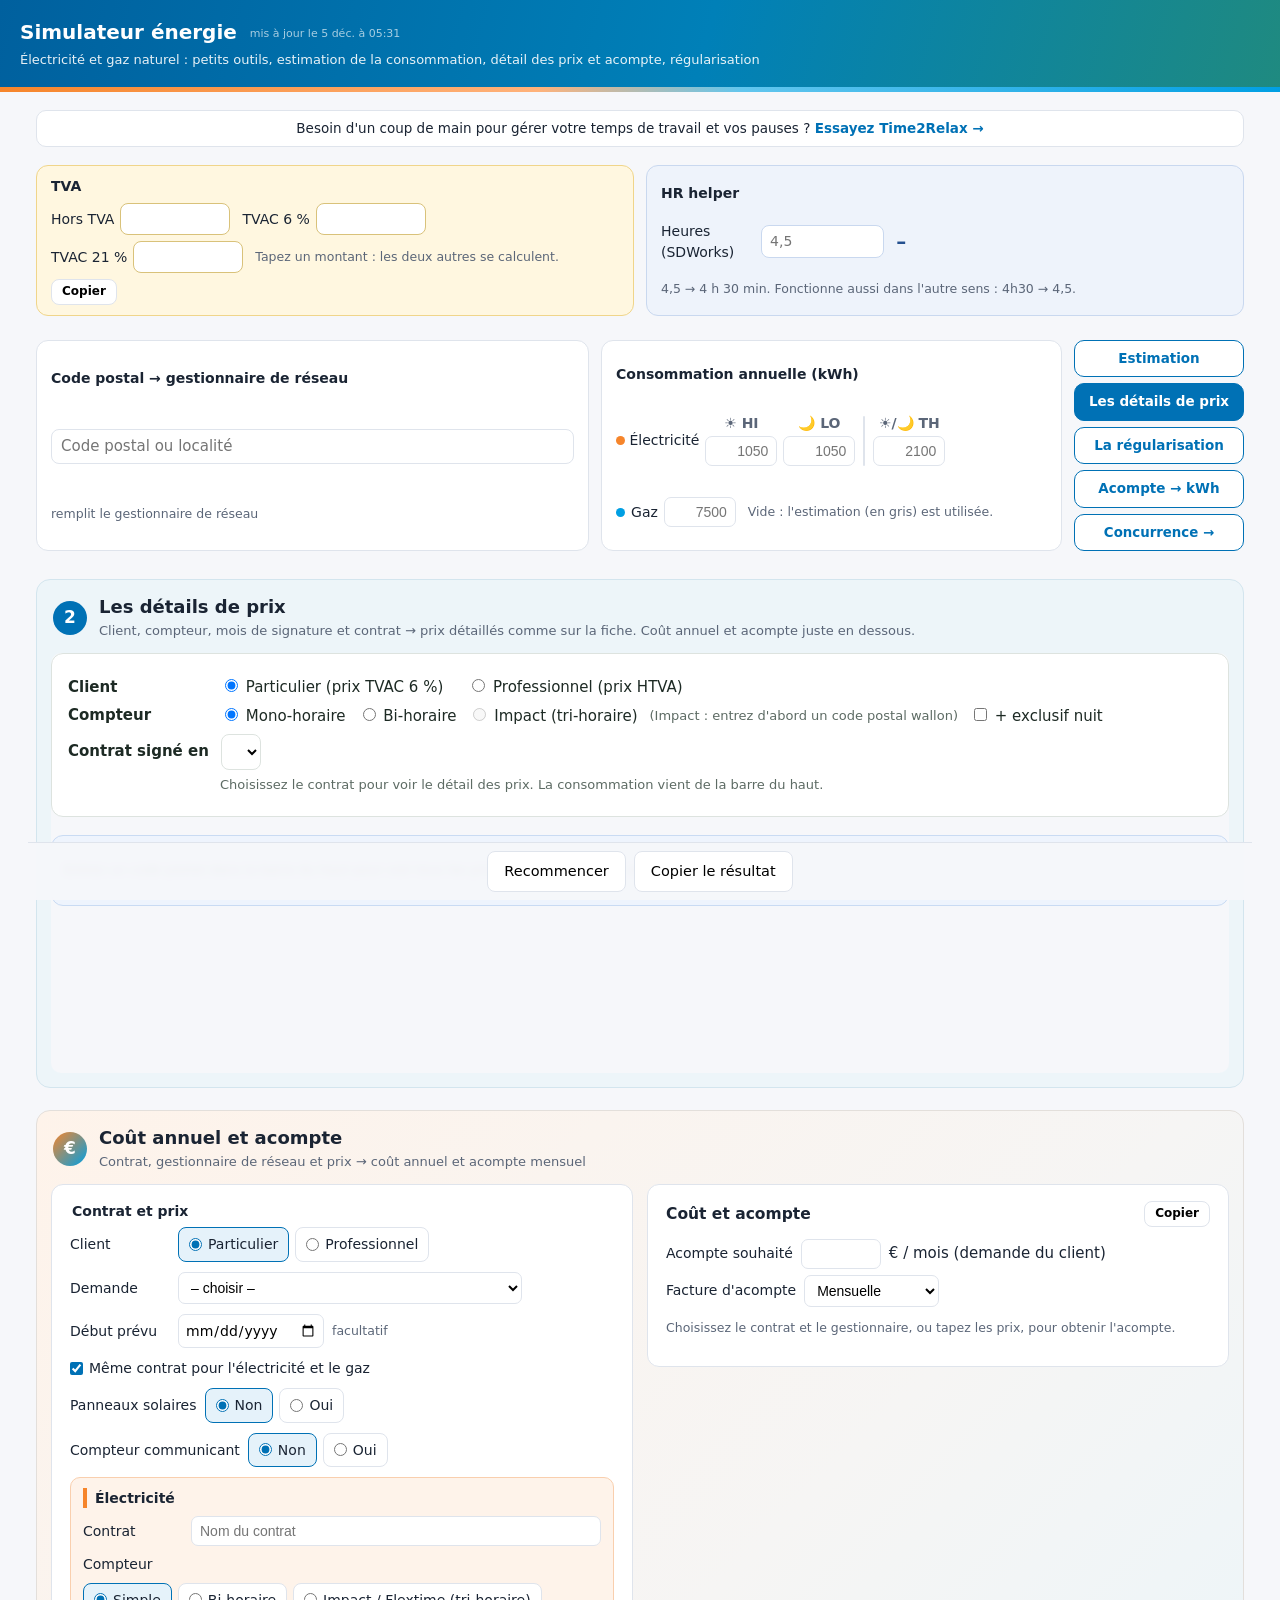
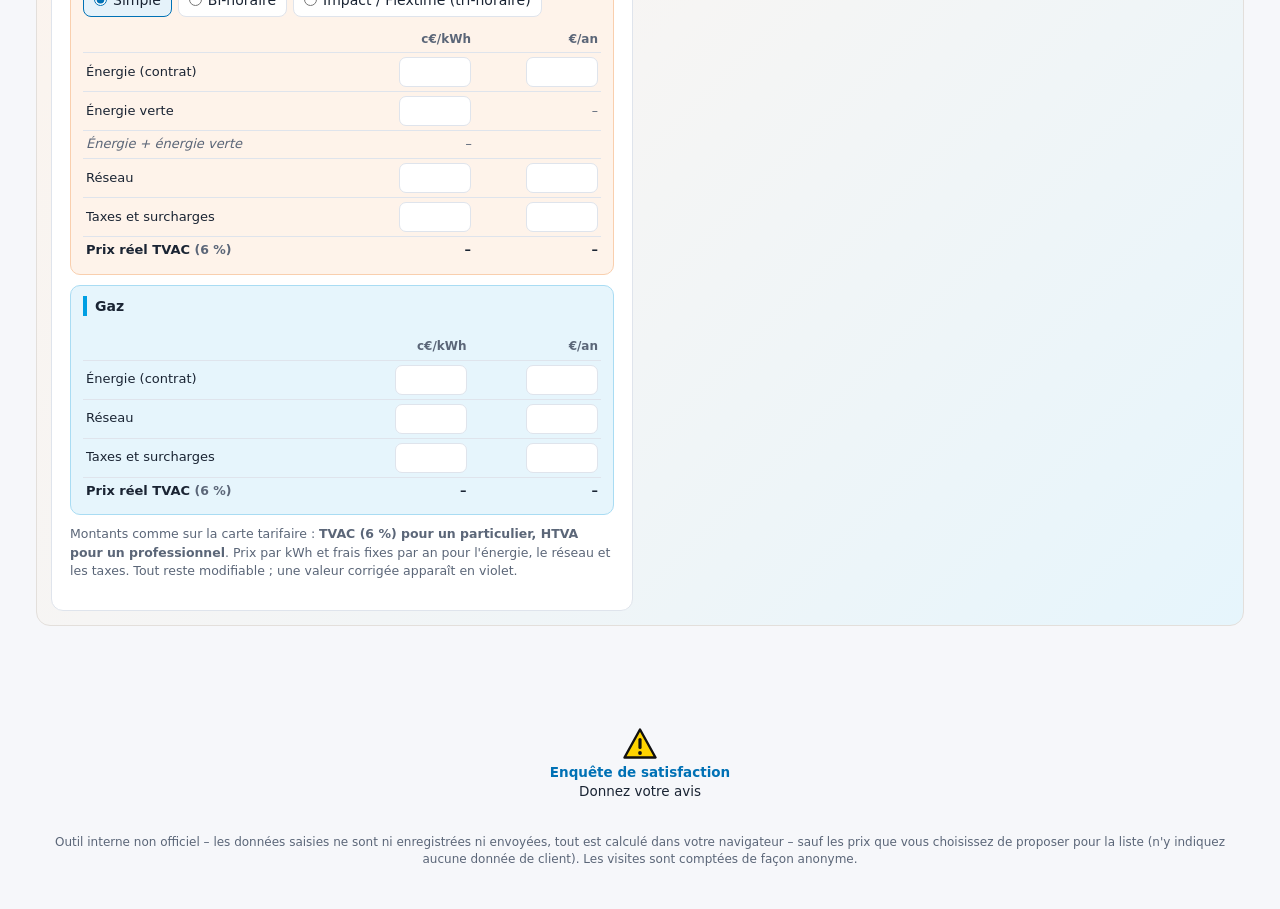
<file: conso-estimation-r8m3/prix/index.html>
<!DOCTYPE html>
<html lang="fr">
<head>
<meta charset="utf-8">
<meta name="viewport" content="width=device-width, initial-scale=1">
<meta name="robots" content="noindex, nofollow">
<link rel="icon" href="../icon.svg" type="image/svg+xml">
<link rel="icon" href="../icon-32.png" sizes="32x32" type="image/png">
<link rel="apple-touch-icon" href="../icon-180.png">
<script>if (!/[?&]embed=1/.test(location.search)) location.replace('../#prix'); else document.documentElement.className = 'embed';</script>
<title>Prix ENGIE du mois – détail par code postal</title>
<style>
  :root{
    --bg:#f5f6f4; --card:#ffffff; --ink:#1d2a24; --muted:#5d6b64; --line:#dde3df;
    --accent:#1f7a5a; --accent-soft:#e3f2ec; --elec:#2e6fb7; --gas:#d4a106; --warn:#fff6dc; --warn-line:#e6c766;
  }
  *{box-sizing:border-box}
  body{margin:0;font-family:system-ui,-apple-system,"Segoe UI",Roboto,Arial,sans-serif;background:var(--bg);color:var(--ink);font-size:15px;line-height:1.45}
  header{background:var(--accent);color:#fff;padding:18px 20px}
  header h1{margin:0;font-size:20px;font-weight:650}
  header p{margin:4px 0 0;opacity:.9;font-size:13px}
  header a{color:#fff}
  main{max-width:1240px;margin:0 auto;padding:18px 16px 40px;display:grid;gap:18px;min-width:0}
  main > *{min-width:0}
  .card{background:var(--card);border:1px solid var(--line);border-radius:12px;padding:16px}
  .row{display:flex;flex-wrap:wrap;gap:8px 12px;align-items:center;margin:6px 0}
  .lbl{font-weight:600;min-width:140px}
  input[type=text],input[type=number],select{font:inherit;padding:7px 9px;border:1px solid var(--line);border-radius:8px;background:#fff;max-width:100%}
  input[type=text]{flex:1 1 220px;min-width:0}
  .hint{color:var(--muted);font-size:13px}
  .seg label{margin-right:12px;white-space:nowrap}
  .sugwrap{position:relative;flex:1 1 260px;min-width:0;display:flex}
  #sug{position:absolute;top:100%;left:0;right:0;z-index:5;background:#fff;border:1px solid var(--line);border-radius:8px;box-shadow:0 6px 18px rgba(0,0,0,.08);max-height:260px;overflow:auto}
  #sug button{display:block;width:100%;text-align:left;border:0;background:none;padding:7px 10px;font:inherit;cursor:pointer}
  #sug button:hover{background:var(--accent-soft)}
  [hidden]{display:none !important}
  h2{margin:0 0 4px;font-size:18px;display:flex;justify-content:space-between;align-items:center;gap:8px;flex-wrap:wrap}
  h2 .dot{display:inline-block;width:10px;height:10px;border-radius:50%;margin-right:8px}
  .e h2 .dot{background:var(--elec)} .g h2 .dot{background:var(--gas)}
  .tblwrap{overflow-x:auto;-webkit-overflow-scrolling:touch;max-width:100%}
  table{border-collapse:collapse;width:100%;font-size:14px}
  th,td{padding:6px 8px;border-bottom:1px solid var(--line);text-align:right;white-space:nowrap}
  th:first-child,td:first-child{text-align:left;white-space:normal}
  thead th{font-size:12.5px;color:var(--muted);font-weight:600;background:#f8faf9}
  tr.tot td{font-weight:700;border-top:2px solid var(--ink)}
  tr.sub td{color:var(--muted);font-size:13px}
  tr.pick td{background:var(--accent-soft)}
  td.best{background:var(--accent-soft);font-weight:700}
  details.ct{border:1px solid var(--line);border-radius:10px;margin:10px 0;background:#fcfdfc}
  details.ct > summary{cursor:pointer;padding:10px 12px;font-weight:600;display:flex;gap:10px;align-items:baseline;flex-wrap:wrap}
  details.ct > summary .hint{font-weight:400}
  details.ct .in{padding:0 12px 12px}
  .sec-t{margin:12px 0 4px;font-weight:650;font-size:14px;color:var(--accent)}
  .note{background:var(--warn);border:1px solid var(--warn-line);border-radius:8px;padding:8px 12px;font-size:13.5px}
  .btn{font:inherit;font-size:13px;font-weight:600;padding:5px 12px;border-radius:8px;border:1px solid var(--accent);background:#fff;color:var(--accent);cursor:pointer}
  .btn:hover{background:var(--accent-soft)}
  a{color:var(--accent)}
  footer{color:var(--muted);font-size:12.5px;text-align:center}
  .embed .noemb{display:none !important}
  .vigs{display:grid;grid-template-columns:repeat(auto-fit,minmax(330px,1fr));gap:12px;align-items:start}
  .vigs .card{padding:12px}
  .vigs #secE{background:#eef4fd;border-color:#c9dbf3}
  .vigs #secG{background:#fdf8e4;border-color:#efe2a8}
  .vigs #secE table.vt th,.vigs #secG table.vt th{background:transparent}
  .vigs h2{font-size:15.5px;margin:0 0 2px}
  table.vt{width:100%;font-size:13px;border-collapse:collapse}
  table.vt th,table.vt td{padding:4px 5px;text-align:right;vertical-align:top}
  table.vt th:first-child,table.vt td:first-child{text-align:left}
  table.vt tr.sm td{font-size:12.5px;color:#3c4a43}
  table.vt tr.tot td{border-top:2px solid var(--ink)}
  .vn{font-size:12px;color:var(--muted);margin:3px 0 0;line-height:1.35;font-weight:400}
  .varie{color:#9a6200;font-weight:600}
  .vcost{margin:6px 0 0;font-size:14px}
  .copyrow{text-align:center}
  .dot.de,.dot.dg{display:inline-block;width:9px;height:9px;border-radius:50%;margin-right:6px}
  .dot.de{background:var(--elec)} .dot.dg{background:var(--gas)}
  @media (max-width:400px){ .vigs{grid-template-columns:1fr} }
  .embed body{background:transparent}
  .embed main{padding:0;max-width:none}
  .embed tr[data-pick]{cursor:pointer}
  .embed tr[data-pick]:hover td{background:#f0f6f3}
  .pickhint{display:none}
  .embed .pickhint{display:inline}
  @media (max-width:600px){
    main{padding:12px 8px 30px;gap:12px}
    .card{padding:12px}
    .lbl{min-width:0;flex:1 0 100%}
    th,td{padding:5px 6px;font-size:13px}
  }
</style>
</head>
<body>
<header class="noemb">
  <h1>Prix ENGIE du mois – détail complet</h1>
  <p>Tous les contrats de la liste, scindés comme sur les fiches de prix · <a href="../">← Estimation de consommation</a></p>
</header>
<main>
  <section class="card">
    <div class="row noemb"><span class="lbl">Code postal ou ville</span>
      <div class="sugwrap"><input type="text" id="cp" placeholder="Ex. 5000 ou Namur" autocomplete="off"><div id="sug" hidden></div></div>
    </div>
    <div class="row noemb"><span class="lbl"></span><span class="hint" id="cpHint">Tapez un code postal (4 chiffres) ou le début du nom de la localité.</span></div>
    <div class="row noemb" id="grdRowE" hidden><span class="lbl">Réseau électricité</span><select id="grdE"></select></div>
    <div class="row noemb" id="grdRowG" hidden><span class="lbl">Réseau gaz</span><select id="grdG"></select></div>
    <div class="row seg"><span class="lbl">Client</span>
      <label><input type="radio" name="seg" value="R" checked> Particulier (prix TVAC 6 %)</label>
      <label><input type="radio" name="seg" value="P"> Professionnel (prix HTVA)</label>
    </div>
    <div class="row"><span class="lbl">Compteur</span>
      <label><input type="radio" name="cpt" value="simple" checked> Mono-horaire</label>
      <label><input type="radio" name="cpt" value="bi"> Bi-horaire</label>
      <label><input type="radio" name="cpt" value="tri" id="tri"> Impact (tri-horaire)</label> <span class="hint" id="triHint"></span>
      <label><input type="checkbox" id="excl"> + exclusif nuit</label>
    </div>
    <div class="row" id="capRow" hidden><span class="lbl">Tarif capacitaire</span><input type="text" inputmode="decimal" id="capKw" placeholder="2,5" style="width:70px"> <span class="hint">kW : moyenne des pointes mensuelles (sur la facture ou l'app Fluvius) ; minimum 2,5 kW</span></div>
    <div class="row"><span class="lbl">Contrat signé en</span><select id="mois"></select></div>
    <div class="row" hidden><span class="lbl"><span class="dot de"></span>Électricité</span><select id="ctE"></select></div>
    <div class="row" hidden><span class="lbl"><span class="dot dg"></span>Gaz</span><select id="ctG"></select> <label><input type="checkbox" id="sameG" checked> même contrat</label></div>
    <div class="row"><span class="lbl"></span><span class="hint" id="vHint">Choisissez le contrat pour voir le détail des prix. La consommation vient de la barre du haut.</span></div>
    <div class="row noemb"><span class="lbl">Consommation de référence</span>
      <input type="number" id="refE" value="3500" min="0" step="100" style="width:100px"> <span class="hint">kWh élec.</span>
      <input type="number" id="refG" value="17000" min="0" step="500" style="width:100px"> <span class="hint">kWh gaz</span>
      <span class="hint">pour comparer le coût annuel</span>
    </div>
  </section>
  <div class="vigs">
  <section class="card e" id="secE" hidden></section>
  <section class="card g" id="secG" hidden></section>
  </div>
  <div class="copyrow"><button type="button" class="btn" id="copyAll" data-copy="all" hidden>Copier les prix</button></div>
  <footer class="noemb">Particuliers : énergie calculée avec la formule du mois de signature et l'indice du mois (prix fixe : prix du mois de signature) ; réseau, taxes et suppléments repris de la fiche ENGIE en vigueur ce mois-là. Professionnels : prix agrégés des fiches encodées. Outil indicatif : la fiche ENGIE fait foi.</footer>
</main>
<script>
(function(){
  "use strict";
  var SB_URL = 'https://gxftbzbvbveocwpdavtt.supabase.co', SB_KEY = 'sb_publishable_9fKWGXevueh6hHJpGQvmhg_EFOd_-dR';
  function $(id){ return document.getElementById(id); }
  function rpc(fn, body){ return fetch(SB_URL + '/rest/v1/rpc/' + fn, {method: 'POST', headers: {'apikey': SB_KEY, 'Authorization': 'Bearer ' + SB_KEY, 'Content-Type': 'application/json'}, body: JSON.stringify(body || {})}).then(function(r){ if (!r.ok) throw new Error(r.status); return r.json(); }); }
  function esc(t){ return String(t == null ? '' : t).replace(/[&<>"]/g, function(c){ return {'&': '&amp;', '<': '&lt;', '>': '&gt;', '"': '&quot;'}[c]; }); }
  function fr(x, d){ return x === null || x === undefined || isNaN(x) ? '–' : (+x).toLocaleString('fr-BE', {minimumFractionDigits: d, maximumFractionDigits: d}); }
  function moisLbl(iso){ var m = String(iso).slice(0, 7).split('-'); return ['janvier','février','mars','avril','mai','juin','juillet','août','septembre','octobre','novembre','décembre'][+m[1] - 1] + ' ' + m[0]; }
  function num(v){ return v === null || v === undefined ? null : +v; }

  var T = null, FQ = {f: [], ix: {}}, CPD = null, GRD = [], DET = [];
  function SEG(){ return document.querySelector('input[name="seg"]:checked').value; }
  function DF(){ return SEG() === 'P' ? 1 : 1.06; }
  function grdOf(code){ return GRD.filter(function(g){ return g.code === code; })[0] || null; }
  function rowOf(type, en, cle, reg, seg){ return T.prix.filter(function(p){ return p.type === type && p.energie === en && p.cle === cle && p.region === reg && p.segment === seg; })[0] || null; }

  // Valeur d'une tranche avec repli : tri-horaire → jour/nuit → simple.
  var FB = {k: ['prix_kwh'], j: ['prix_jour', 'prix_kwh'], n: ['prix_nuit', 'prix_kwh'], a: ['prix_t1', 'prix_jour', 'prix_kwh'], b: ['prix_t2', 'prix_nuit', 'prix_kwh'], c: ['prix_t3', 'prix_nuit', 'prix_kwh']};
  function tv(r, t){ if (!r) return null; for (var i = 0; i < FB[t].length; i++){ var x = r[FB[t][i]]; if (x !== null && x !== undefined) return +x; } return null; }

  // Composantes d'un contrat (HTVA) : énergie, énergie verte, réseau, taxes.
  function comps(en, cle, reg, grd, seg){
    var E = rowOf('energie', en, cle, reg, seg); if (!E) return null;
    var soc = cle === 'Tarif social' || /_SOCIAL_/.test(E.doc || '');
    var vt = null;
    if (en === 'e' && !soc){ vt = E.vert_kwh !== null && E.vert_kwh !== undefined ? +E.vert_kwh : null;
      if (vt === null){ var any = T.prix.filter(function(p){ return p.type === 'energie' && p.energie === 'e' && p.segment === seg && p.region === reg && p.vert_kwh !== null && p.vert_kwh !== undefined; })[0]; vt = any ? +any.vert_kwh : null; } }
    var R = soc ? {prix_kwh: 0, fixe_an: 0} : (grd ? rowOf('reseau', en, grd, reg, '*') : null);
    var X = rowOf('taxes', en, soc ? 'Tarif social' : reg, reg, seg);
    var tri = en === 'e' && !!((E.prix_t1 !== null && E.prix_t1 !== undefined) || (R && R.prix_t1 !== null && R.prix_t1 !== undefined));
    var bi = en === 'e', T_ = en === 'e' ? (tri ? ['k', 'j', 'n', 'a', 'b', 'c'] : ['k', 'j', 'n']) : ['k'];
    var o = {E: E, R: R, X: X, soc: soc, cols: T_, en: {}, vt: {}, re: {}, tx: {}, tot: {}, fix: {}};
    T_.forEach(function(t){
      var e = tv(E, t), r = R ? tv(R, t) : null, x = X ? (tv(X, t) !== null ? tv(X, t) : 0) : null;
      o.en[t] = e; o.vt[t] = vt; o.re[t] = r; o.tx[t] = x;
      o.tot[t] = e === null || r === null || x === null ? null : e + r + x + (vt || 0);
    });
    o.fix.en = num(E.fixe_an); o.fix.re = R ? num(R.fixe_an) : null; o.fix.tx = X ? num(X.fixe_an) || 0 : null;
    o.fix.tot = o.fix.en === null || o.fix.re === null || o.fix.tx === null ? null : o.fix.en + o.fix.re + o.fix.tx;
    o.pros = !soc && R && R.prosumer_kwe !== null && R.prosumer_kwe !== undefined ? +R.prosumer_kwe : null;
    return o;
  }
  var COL_LBL = {k: 'Simple', j: 'Jour', n: 'Nuit', a: 'Pleines', b: 'Creuses', c: 'Super-creuses'};
  function docUrl(d){
    if (!d || !/^[EG]_[A-Z_]+_[RP]_(GREEN|GREY)_C_[IF]_\d\d_[VBW]_F$/.test(d)) return null;
    var now = new Date(), p = T.mois.split('-'), off = (+p[0] - now.getFullYear()) * 12 + (+p[1] - 1 - now.getMonth());
    if (off !== 0) return null;   // mois passés : pas de lien possible vers les archives ENGIE
    var seg = d.split('_').filter(function(x){ return x === 'R' || x === 'P'; })[0];
    return 'https://www.engie.be/api/engie/be/ms/pricing/v1/public/pricesAndConditionsPDF?document=' + d + '&monthOffset=' + off + '&segment=' + seg + '&language=F';
  }
  function formule(en, cle){
    var m = String(T.mois).slice(0, 10), F = FQ.f.filter(function(f){ return f.cle === cle && f.energie === en && f.segment === SEG() && String(f.mois).slice(0, 10) === m; })[0];
    if (!F || F.param === 'FIXE') return F ? 'Prix fixe, garanti 1 an.' : '';
    var v = FQ.ix[F.param] && FQ.ix[F.param][m];
    return 'Prix variable indexé chaque mois : simple = ' + fr(+F.k_a, 4) + ' + ' + fr(+F.k_b, 4) + ' × ' + F.param + ' (c€/kWh hors TVA, ' + F.param + ' en €/MWh' + (v !== undefined ? ' ; ' + moisLbl(m) + ' : ' + fr(v, 2) + ' €/MWh' : '') + ').';
  }

  function contracts(en, reg, seg){
    var seen = {}, out = [];
    T.prix.forEach(function(p){ if (p.type === 'energie' && p.energie === en && p.segment === seg && p.region === reg && p.cle !== 'Contrat test' && !seen[p.cle]){ seen[p.cle] = 1; out.push(p.cle); } });
    return out.sort(function(a, b){ return a.localeCompare(b, 'fr'); });
  }

  function sectionAgg(en){
    var box = $(en === 'e' ? 'secE' : 'secG'), grd = $(en === 'e' ? 'grdE' : 'grdG').value, G = grdOf(grd);
    if (!T || !G){ box.hidden = true; box.innerHTML = ''; return ''; }
    var reg = G.region, seg = SEG(), df = DF(), list = contracts(en, reg, seg), ref = +$(en === 'e' ? 'refE' : 'refG').value || 0;
    var lblE = en === 'e' ? 'Électricité' : 'Gaz', unit = seg === 'P' ? 'HTVA' : 'TVAC';
    var rows = list.map(function(c){ return {c: c, o: comps(en, c, reg, grd, seg)}; }).filter(function(x){ return x.o; });
    if (!rows.length){ box.hidden = false; box.innerHTML = '<h2><span><span class="dot"></span>' + lblE + '</span></h2><p class="hint">Aucun contrat encodé pour ' + esc(reg) + ' en ' + moisLbl(T.mois) + '.</p>'; return ''; }
    var cols = en === 'e' ? (rows.some(function(x){ return x.o.cols.length > 3; }) ? ['k', 'j', 'n', 'a', 'b', 'c'] : ['k', 'j', 'n']) : ['k'];
    // Tableau de comparaison (tout compris)
    var costs = rows.map(function(x){ var t = x.o.tot.k, f = x.o.fix.tot; return t === null || f === null ? null : (ref * t / 100 + f) * df; });
    var best = Math.min.apply(null, costs.filter(function(v, i){ return v !== null && !rows[i].o.soc && rows[i].c !== 'Maison vide' && rows[i].c !== 'Bâtiment vide'; }));   // le tarif social et la maison vide ne sont pas des offres au choix
    var h = '<h2><span><span class="dot"></span>' + lblE + ' – ' + esc(G.nom) + ' (' + esc(reg) + ')</span><button type="button" class="btn" data-copy="' + en + '">Copier</button></h2>' +
      '<p class="hint">Gestionnaire de réseau : <b>' + esc(G.nom) + '</b> · prix ' + unit + ' de ' + moisLbl(T.mois) + ' · tout compris (énergie' + (en === 'e' ? ', énergie verte' : '') + ', réseau, taxes)</p>' +
      '<div class="tblwrap"><table><thead><tr><th>Contrat</th>' + cols.map(function(t){ return '<th>' + COL_LBL[t] + '<br>c€/kWh</th>'; }).join('') + '<th>Fixe<br>€/an</th><th>Coût annuel<br>' + fr(ref, 0) + ' kWh</th></tr></thead><tbody>' +
      rows.map(function(x, i){ return '<tr data-pick="' + esc(x.c) + '" data-en="' + en + '"><td>' + esc(x.c) + '</td>' + cols.map(function(t){ return '<td>' + fr(x.o.tot[t] === undefined ? null : x.o.tot[t] * df, 3) + '</td>'; }).join('') + '<td>' + fr(x.o.fix.tot === null ? null : x.o.fix.tot * df, 2) + '</td><td' + (costs[i] === best ? ' class="best"' : '') + '>' + fr(costs[i], 0) + ' €</td></tr>'; }).join('') +
      '</tbody></table></div><p class="hint">Coût annuel calculé au prix simple ; en vert, le moins cher des contrats au choix (hors tarif social et maison vide). Cliquez sur un contrat ci-dessous pour le détail.</p>';
    // Détail par contrat, scindé comme sur les fiches
    rows.forEach(function(x){
      var o = x.o, cs = o.cols, url = docUrl(o.E.doc), fm = formule(en, x.c);
      function line(lbl, obj, fixe, cls, dec){ return '<tr' + (cls ? ' class="' + cls + '"' : '') + '><td>' + lbl + '</td>' + cs.map(function(t){ var v = obj[t]; return '<td>' + (v === null || v === undefined ? '–' : fr(v * df, dec || 3)) + '</td>'; }).join('') + '<td>' + (fixe === null || fixe === undefined ? '–' : fr(fixe * df, 2)) + '</td></tr>'; }
      var lines = line('Énergie (ENGIE)', o.en, o.fix.en) +
        (en === 'e' && !o.soc ? line('Coût énergie verte', o.vt, null) : '') +
        (o.soc ? '<tr class="sub"><td>Réseau</td>' + cs.map(function(){ return '<td>compris</td>'; }).join('') + '<td>compris</td></tr>' : line('Réseau ' + esc(G.nom) + ' (distribution + transport)', o.re, o.fix.re, '', 2)) +
        line('Taxes et suppléments' + (o.soc ? ' (accise réduite)' : ''), o.tx, o.fix.tx, '', 4) +
        line('Total', o.tot, o.fix.tot, 'tot');
      h += '<details class="ct"><summary>' + esc(x.c) + ' <span class="hint">simple ' + fr(o.tot.k === null ? null : o.tot.k * df, 3) + ' c€/kWh · fixe ' + fr(o.fix.tot === null ? null : o.fix.tot * df, 2) + ' €/an ' + unit + '</span></summary><div class="in">' +
        '<div class="tblwrap"><table><thead><tr><th>' + unit + '</th>' + cs.map(function(t){ return '<th>' + COL_LBL[t] + '<br>c€/kWh</th>'; }).join('') + '<th>Fixe<br>€/an</th></tr></thead><tbody>' + lines + '</tbody></table></div>' +
        (o.pros !== null && reg === 'Wallonie' && en === 'e' ? '<p class="hint">Tarif prosumer ' + esc(G.nom) + ' (compteur qui tourne à l\'envers) : ' + fr(o.pros * df, 2) + ' €/kVA/an.</p>' : '') +
        (o.soc ? '<p class="note">Tarif social : prix fixé par la CREG chaque trimestre, réseau compris, sans redevance fixe ni tarif prosumer.</p>' : '') +
        (fm ? '<p class="hint">' + esc(fm) + '</p>' : '') +
        (url ? '<p><a href="' + url + '" target="_blank" rel="noopener">Fiche ENGIE (PDF)</a></p>' : '') +
        '</div></details>';
    });
    box.innerHTML = h; box.hidden = false;
    // Texte compact pour le bouton Copier
    return lblE + ' – ' + G.nom + ' (' + reg + '), prix ' + unit + ' ' + moisLbl(T.mois) + ' :\n' + rows.map(function(x, i){
      return '- ' + x.c + ' : ' + cols.map(function(t){ return COL_LBL[t].toLowerCase() + ' ' + fr(x.o.tot[t] === undefined ? null : x.o.tot[t] * df, 3); }).join(' / ') + ' c€/kWh, fixe ' + fr(x.o.fix.tot === null ? null : x.o.fix.tot * df, 2) + ' €/an' + (costs[i] !== null ? ', ≈ ' + fr(costs[i], 0) + ' €/an pour ' + fr(ref, 0) + ' kWh' : '');
    }).join('\n');
  }
  // ---------- Particuliers : détail comme sur les fiches ----------
  // Énergie : formule du mois de signature × indice du mois (ou prix fixe) ; réseau, taxes et suppléments : fiche Easy la plus récente de la région (valeurs TVAC des fiches).
  var BL = {k: 'Simple', j: 'Jour', n: 'Nuit', a: 'Pic', b: 'Medium', c: 'Eco', x: 'Excl. nuit'};
  var GAZ_T = [[0, 5000, '0 – 5 000 kWh'], [5000, 150000, '5 001 – 150 000 kWh'], [150000, Infinity, '> 150 000 kWh']];
  function iso(m){ return String(m).slice(0, 10); }
  function formOf(en, cle, m){ return FQ.f.filter(function(f){ return f.segment === SEG() && f.energie === en && f.cle === cle && iso(f.mois) === m; })[0] || null; }
  function energy(en, cle, m, reg){
    var F = formOf(en, cle, m), o = {F: F, src: F ? 'formule' : 'carte'};
    if (F){
      var v = F.param === 'FIXE' ? 0 : FQ.ix[F.param] && FQ.ix[F.param][m];
      o.idx = v; o.doc = F.doc;
      if (v === undefined){ var P0 = cardRow(en, cle, m, reg); if (P0) return fromCard(P0, o); o.miss = true; o.fixe = num(F.fixe_an); return o; }
      var p = function(a){ var x = F[a + '_a'], y = F[a + '_b']; return x === null || x === undefined || y === null || y === undefined ? null : +x + +y * v; };
      o.k = p('k'); o.j = p('j'); o.n = p('n'); o.x = p('x'); o.a = p('t1'); o.b = p('t2'); o.c = p('t3'); o.fixe = num(F.fixe_an);
      return o;
    }
    var P = cardRow(en, cle, m, reg); return P ? fromCard(P, o) : null;
  }
  function cardRow(en, cle, m, reg){ return T && iso(T.mois) === m ? rowOf('energie', en, cle, reg, SEG()) : null; }
  function fromCard(P, o){
    o.src = 'carte'; o.k = num(P.prix_kwh); o.j = num(P.prix_jour); o.n = num(P.prix_nuit); o.a = num(P.prix_t1); o.b = num(P.prix_t2); o.c = num(P.prix_t3); o.x = null; o.fixe = num(P.fixe_an); o.doc = P.doc || o.doc; o.vert = num(P.vert_kwh);
    return o;
  }
  function bandVal(o, t){ var fb = {k: ['k'], j: ['j', 'k'], n: ['n', 'k'], a: ['a', 'j', 'k'], b: ['b', 'j', 'k'], c: ['c', 'n', 'k'], x: ['x']}[t]; for (var i = 0; i < fb.length; i++) if (o[fb[i]] !== null && o[fb[i]] !== undefined) return o[fb[i]]; return null; }
  function detOf(en, reg, m){ var r = null; DET.forEach(function(d){ if (d.segment === SEG() && d.energie === en && d.region === reg && iso(d.mois) <= m) r = d; }); return r; }
  function grdRow(tab, code){ return (tab || []).filter(function(r){ return r[0] === code; })[0] || null; }
  function tranches(lbl){
    if (/toutes/i.test(lbl)) return [0, Infinity];
    var n = (lbl.match(/\d[\d.]*/g) || []).map(function(x){ return +x.replace(/\./g, ''); });
    if (/>/.test(lbl) && n.length === 1) return [n[0], Infinity];
    return n.length >= 2 ? [n[0], n[1]] : null;
  }
  // Réseau + suppléments d'une fiche, pour un gestionnaire et une consommation de référence. Tout en TVAC.
  function fiche(en, D, code, ref){
    var d = D.data, L = d.l, f = {dist: {}, trans: null, fixes: [], pros: null, extra: '', kwh: [], groups: [], bandes: null, vert: num(d.v)};
    function fx(lbl, v, inT, aff){ f.fixes.push({lbl: lbl, v: v, inT: inT, aff: aff, d: fixDesc(lbl)}); }
    var r, v;
    if (L === 'eV'){
      var dg = grdRow(d.t[0], code), an = grdRow(d.t[1], code); if (!dg) return null; v = dg[2];
      f.dist = {k: v[1], j: v[1], n: v[1], x: v[2]}; f.trans = 0; f.transNote = 'compris dans la distribution';
      var kw = capKw();
      fx('Tarif capacitaire ' + fr(v[0], 4) + ' €/kW/an × ' + fr(kw, 1) + ' kW' + (kw === 2.5 ? ' (minimum)' : ''), v[0] * kw, true);
      fx('Gestion des données (relevé mensuel/annuel)', v[4], true); fx('Gestion des données (quart-horaire)', v[3], false);
      if (an){ var a = an[2]; f.extra = 'Compteur classique (analogique) : terme fixe ' + fr(a[0], 2) + ' €/an, simple ' + fr(a[1], 3) + ' c€/kWh, exclusif nuit ' + fr(a[2], 3) + ' c€/kWh, gestion des données ' + fr(a[3], 2) + ' €/an, tarif prosumer ' + fr(a[4], 2) + ' €/kVA/an.'; }
    } else {
      r = grdRow(d.t[0], code); if (!r) return null; v = r[2];
      if (L === 'eW'){ f.dist = {k: v[0], j: v[1], n: v[2], a: v[3], b: v[4], c: v[5], x: v[6]}; fx('Terme fixe distribution', v[7], true); f.pros = v[8]; f.trans = v[9]; }
      else if (L === 'eW25'){ f.dist = {k: v[0], j: v[1], n: v[2], x: v[3]}; fx('Terme fixe distribution', v[4], true); f.pros = v[5]; f.trans = v[6]; }
      else if (L === 'eB'){ f.dist = {k: v[0], j: v[1], n: v[2], x: v[3]}; fx('Comptage (relevé annuel)', v[4], true); fx('Terme de puissance ≤ 13 kVA', v[5], true); fx('Terme de puissance > 13 kVA', v[6], false); f.trans = v[7]; }
      else if (L === 'gW' || L === 'gV' || L === 'gB'){
        f.bandes = GAZ_T.map(function(t, i){ return {lbl: t[2], fixe: v[2 * i], prop: v[2 * i + 1]}; });
        var bi = ref > 150000 ? 2 : ref > 5000 ? 1 : 0; f.bi = bi;
        f.dist = {k: v[2 * bi + 1]}; fx('Terme fixe distribution (tranche ' + GAZ_T[bi][2] + ')', v[2 * bi], true);
        if (L === 'gW') f.trans = v[6];
        if (L === 'gV'){ fx('Gestion des données', v[6], true); f.trans = v[7]; }
        if (L === 'gB'){ fx('Comptage (relevé annuel)', v[6], true); fx('Comptage (relevé mensuel)', v[7], false); f.trans = v[8]; }
      } else return null;
    }
    // Suppléments, groupés par titre comme sur la fiche
    var G = {}, order = [];
    (d.p || []).forEach(function(p, i){ var h = p[0]; if (!G[h]){ G[h] = []; order.push(h); } G[h].push({lbl: p[1], v: +p[2], i: i}); });
    order.forEach(function(h){
      var L2 = G[h], unit = /€\/an/.test(h) ? 'an' : /€\/mois/.test(h) ? 'mois' : 'kwh', pick = null, val = null, how = '';
      var name = h.replace(/\s*\((€|c€|€cent)[^)]*\)\s*$/, '');
      if (/accise/i.test(h)){
        var tot = 0, q = ref > 0 ? ref : 1;
        L2.forEach(function(x){ var b = tranches(x.lbl); if (!b) return; var part = Math.max(0, Math.min(q, b[1]) - b[0]); tot += part * x.v; x.used = part > 0; });
        val = tot / q; how = L2.length > 1 ? 'moyenne des tranches pour ' + fr(ref, 0) + ' kWh' : '';
      } else if (/OSP|Obligations de Service Public/i.test(h)){
        pick = en === 'e' ? L2.filter(function(x){ return /> 6 et <= 9,6/.test(x.lbl); })[0] : L2[1]; if (!pick) pick = L2[0];
        pick.used = true; val = pick.v; how = en === 'e' ? 'hypothèse : compteur 6 à 9,6 kVA' : 'hypothèse : compteur 6 ou 10 m³/h';
      } else if (/Fonds Energie/i.test(h)){
        pick = L2.filter(function(x){ return /avec domicile/i.test(x.lbl); })[0] || L2[0]; pick.used = true; val = pick.v; how = L2.length > 1 ? 'hypothèse : ' + pick.lbl.replace(/^Résidentiel \(|\)$/g, '') : '';
      } else { val = L2.reduce(function(s, x){ x.used = true; return s + x.v; }, 0); }
      var grp = {h: h, name: name, unit: unit, lines: L2, val: val, how: how};
      f.groups.push(grp);
      if (unit === 'kwh'){ if (how || /accise/i.test(h)) f.kwh.push(grp); else L2.forEach(function(x){ f.kwh.push({name: x.lbl, val: x.v, how: ''}); }); } else fx(name + (how ? ' (' + how + ')' : ''), unit === 'mois' ? val * 12 : val, true, true);
    });
    return f;
  }
  // Ce que couvre chaque montant fixe annuel (explication courte affichée sous la ligne).
  function fixDesc(l){
    if (/^Terme fixe distribution/.test(l)) return 'Part fixe du tarif du gestionnaire de réseau, due même sans consommation : raccordement, compteur et relevés' + (/tranche/.test(l) ? ' ; montant selon la tranche de consommation annuelle' : '') + '.';
    if (/^Comptage \(relevé annuel\)/.test(l)) return 'Location et relevé du compteur, relevé une fois par an.';
    if (/^Comptage \(relevé mensuel\)/.test(l)) return 'Location et relevé du compteur, relevé chaque mois (gros consommateurs).';
    if (/^Terme de puissance/.test(l)) return 'Selon la puissance du raccordement (taille du disjoncteur).';
    if (/^Tarif capacitaire/.test(l)) return 'Selon la pointe de puissance prélevée chaque mois (moyenne sur 12 mois), facturée au minimum sur 2,5 kW.';
    if (/^Gestion des données/.test(l)) return 'Traitement des données de comptage du compteur par le gestionnaire de réseau.';
    if (/Obligations de Service Public|OSP/.test(l)) return 'Contribution régionale aux obligations de service public (aides sociales, éclairage public…), selon la puissance du compteur.';
    if (/Fonds Energie/i.test(l)) return 'Cotisation régionale flamande, nulle pour une résidence avec domicile.';
    return '';
  }
  // Pointe mensuelle moyenne (Flandre, compteur digital) : facturée au minimum sur 2,5 kW.
  function capKw(){ var v = parseFloat(String(($('capKw') || {}).value || '').replace(',', '.')); return isFinite(v) && v > 2.5 ? v : 2.5; }
  function kwhSupp(f){ return f.kwh.reduce(function(s, g){ return s + g.val; }, 0); }
  function fixTot(f, all){ return f.fixes.reduce(function(s, x){ return s + (x.inT && (all || !x.aff) ? x.v : 0); }, 0); }
  function suppFix(f){ return f.fixes.reduce(function(s, x){ return s + (x.inT && x.aff ? x.v : 0); }, 0); }

  function monthsR(){ var s = {}; FQ.f.forEach(function(f){ if (f.segment === SEG()) s[iso(f.mois)] = 1; }); ((T && T.mois_dispo) || []).forEach(function(m){ s[iso(m)] = 1; }); return Object.keys(s).sort().reverse(); }
  var NOT_IN = {Bruxelles: ['Basic Online variable']};
  function contractsR(en, m, reg){
    var seen = {}, out = [];
    // Contrats non vendus dans la région (ex. Basic Online à Bruxelles) : d'après les fiches du mois si elles sont encodées, sinon d'après la liste connue.
    var here = null;
    if (T && iso(T.mois) === m){ here = {}; T.prix.forEach(function(p){ if (p.type === 'energie' && p.energie === en && p.segment === SEG() && p.region === reg) here[p.cle] = 1; }); }
    FQ.f.forEach(function(f){ if (f.segment === SEG() && f.energie === en && iso(f.mois) === m && !seen[f.cle] && (here ? here[f.cle] : (NOT_IN[reg] || []).indexOf(f.cle) < 0)){ seen[f.cle] = 1; out.push(f.cle); } });
    if (T && iso(T.mois) === m) T.prix.forEach(function(p){ if (p.type === 'energie' && p.energie === en && p.segment === SEG() && p.region === reg && p.cle !== 'Contrat test' && !seen[p.cle]){ seen[p.cle] = 1; out.push(p.cle); } });
    return out.sort(function(a, b){ return a.localeCompare(b, 'fr'); });
  }
  function regDoc(doc, reg){ return doc ? doc.replace(/_[VBW]_F$/, '_' + ({Wallonie: 'W', Flandre: 'V', Bruxelles: 'B'}[reg] || 'W') + '_F') : doc; }

  function sectionR(en){
    var box = $(en === 'e' ? 'secE' : 'secG'), grd = $(en === 'e' ? 'grdE' : 'grdG').value, G = grdOf(grd);
    if (!GRD.length || !G){ box.hidden = true; box.innerHTML = ''; return ''; }
    var reg = G.region, m = $('mois').value, ref = +$(en === 'e' ? 'refE' : 'refG').value || 0, lblE = en === 'e' ? 'Électricité' : 'Gaz';
    var D = detOf(en, reg, m), F = D ? fiche(en, D, grd, ref) : null;
    var head = '<h2><span><span class="dot"></span>' + lblE + ' – ' + esc(G.nom) + ' (' + esc(reg) + ')</span><button type="button" class="btn" data-copy="' + en + '">Copier</button></h2>';
    if (!F){ box.hidden = false; box.innerHTML = head + '<p class="hint">Pas de fiche réseau encodée pour ce gestionnaire en ' + moisLbl(m) + '.</p>'; return ''; }
    var list = contractsR(en, m, reg).filter(function(c){ return c !== 'Tarif social'; });
    var tri = F.dist.a !== undefined, cols = en === 'e' ? (tri ? ['k', 'j', 'n', 'a', 'b', 'c', 'x'] : ['k', 'j', 'n', 'x']) : ['k'];
    var vert = en === 'e' ? F.vert : null, sk = kwhSupp(F), trans = F.trans || 0;
    var rows = list.map(function(c){
      var E = energy(en, c, m, reg); if (!E) return null;
      var vt = en === 'e' ? (E.vert !== null && E.vert !== undefined ? E.vert * 1.06 : vert) : null;
      var o = {c: c, E: E, vt: vt, en: {}, tot: {}};
      cols.forEach(function(t){
        var e = E.miss ? null : bandVal(E, t), dd = F.dist[t] !== undefined ? F.dist[t] : F.dist.k;
        o.en[t] = e === null ? null : e * 1.06;
        o.tot[t] = e === null ? null : e * 1.06 + (vt || 0) + dd + trans + sk;
      });
      o.fixE = E.fixe === null || E.fixe === undefined ? null : E.fixe * 1.06;
      o.fix = o.fixE === null ? null : o.fixE + fixTot(F, true);
      o.cost = o.tot.k === null || o.fix === null ? null : ref * o.tot.k / 100 + o.fix;
      return o;
    }).filter(Boolean);
    var best = Math.min.apply(null, rows.filter(function(o){ return o.cost !== null && o.c !== 'Maison vide' && o.c !== 'Bâtiment vide'; }).map(function(o){ return o.cost; }));
    var SOC = T && iso(T.mois) === m ? comps(en, 'Tarif social', reg, grd, 'R') : null;
    var srcM = iso(D.mois), late = srcM < m;
    var h = head + '<p class="hint">Gestionnaire de réseau : <b>' + esc(G.nom) + '</b> · contrats signés en <b>' + moisLbl(m) + '</b> · prix TVAC (6 %) · réseau et taxes : fiche de ' + moisLbl(srcM) +
      (late ? ' (en vigueur jusqu\'à la fiche suivante)' : '') + '</p>';
    h += '<div class="tblwrap"><table><thead><tr><th>Contrat (tout compris)</th>' + cols.map(function(t){ return '<th>' + BL[t] + '<br>c€/kWh</th>'; }).join('') + '<th>Fixe<br>€/an</th><th>Coût annuel<br>' + fr(ref, 0) + ' kWh</th></tr></thead><tbody>' +
      rows.map(function(o){ return '<tr data-pick="' + esc(o.c) + '" data-en="' + en + '"><td>' + esc(o.c) + (o.E.miss ? ' <span class="hint">(indice ' + esc(o.E.F.param) + ' de ' + moisLbl(m) + ' pas encore publié)</span>' : '') + '</td>' + cols.map(function(t){ return '<td>' + fr(o.tot[t], 3) + '</td>'; }).join('') + '<td>' + fr(o.fix, 2) + '</td><td' + (o.cost === best ? ' class="best"' : '') + '>' + (o.cost === null ? '–' : fr(o.cost, 0) + ' €') + '</td></tr>'; }).join('') +
      (SOC ? '<tr class="sub"><td>Tarif social <span class="hint">(prix CREG du trimestre, réseau compris)</span></td>' + cols.map(function(t){ var x = SOC.tot[t]; return '<td>' + fr(x === undefined || x === null ? null : x * 1.06, 3) + '</td>'; }).join('') + '<td>' + fr(SOC.fix.tot === null ? null : SOC.fix.tot * 1.06, 2) + '</td><td>' + (SOC.tot.k === null || SOC.fix.tot === null ? '–' : fr((ref * SOC.tot.k / 100 + SOC.fix.tot) * 1.06, 0) + ' €') + '</td></tr>' : '') +
      '</tbody></table></div><p class="hint">Coût annuel au prix simple ; en vert, le moins cher (hors maison vide et tarif social). Détail de chaque contrat ci-dessous.<span class="pickhint"> Cliquez sur un contrat pour obtenir le coût annuel et l\'acompte.</span></p>';
    // Réseau, taxes et suppléments : comme sur la fiche
    var R = '<div class="tblwrap"><table><thead><tr><th>Distribution ' + esc(G.nom) + '</th>' + cols.map(function(t){ return '<th>' + BL[t] + '</th>'; }).join('') + '</tr></thead><tbody>' +
      '<tr><td>Distribution (c€/kWh)</td>' + cols.map(function(t){ var x = F.dist[t] !== undefined ? F.dist[t] : F.dist.k; return '<td>' + fr(x, en === 'e' && reg === 'Flandre' ? 5 : 2) + '</td>'; }).join('') + '</tr>' +
      '<tr><td>Transport (c€/kWh)</td>' + cols.map(function(){ return '<td>' + (F.transNote ? 'compris' : fr(F.trans, en === 'e' ? 2 : 3)) + '</td>'; }).join('') + '</tr>' +
      '</tbody></table></div>';
    if (F.bandes) R += '<div class="tblwrap"><table><thead><tr><th>Tranches de consommation (distribution)</th><th>Fixe €/an</th><th>Proportionnel c€/kWh</th></tr></thead><tbody>' +
      F.bandes.map(function(b, i){ return '<tr' + (i === F.bi ? ' class="pick"' : '') + '><td>' + b.lbl + (i === F.bi ? ' ← retenue' : '') + '</td><td>' + fr(b.fixe, 2) + '</td><td>' + fr(b.prop, 3) + '</td></tr>'; }).join('') + '</tbody></table></div>';
    R += '<div class="tblwrap"><table><tbody>' + F.fixes.filter(function(x){ return !x.aff; }).map(function(x){ return '<tr' + (x.inT ? '' : ' class="sub"') + '><td>' + esc(x.lbl) + (x.inT ? '' : ' (non compté)') + (x.d ? '<br><span class="hint">' + esc(x.d) + '</span>' : '') + '</td><td>' + fr(x.v, 2) + ' €/an</td></tr>'; }).join('') +
      (F.pros !== null ? '<tr><td>Tarif prosumer (compteur qui tourne à l\'envers)</td><td>' + fr(F.pros, 2) + ' €/kVA/an</td></tr>' : '') + '</tbody></table></div>';
    if (F.extra) R += '<p class="hint">' + esc(F.extra) + '</p>';
    if (vert !== null) R += '<p class="sec-t">Coût énergie verte et cogénération</p><p>' + fr(vert, 3) + ' c€/kWh</p>';
    F.groups.forEach(function(g){
      var u = g.unit === 'an' ? '€/an' : g.unit === 'mois' ? '€/mois' : 'c€/kWh';
      R += '<p class="sec-t">' + esc(g.name) + ' <span class="hint">(' + u + ')</span></p><div class="tblwrap"><table><tbody>' +
        g.lines.map(function(x){ return '<tr' + (x.used ? ' class="pick"' : '') + '><td>' + esc(x.lbl) + '</td><td>' + fr(x.v, g.unit === 'kwh' ? 5 : 2) + '</td></tr>'; }).join('') +
        (g.how ? '<tr class="sub"><td>Retenu : ' + esc(g.how) + '</td><td>' + fr(g.val, g.unit === 'kwh' ? 5 : 2) + '</td></tr>' : '') + '</tbody></table></div>';
    });
    h += '<details class="ct"><summary>Réseau, taxes et suppléments <span class="hint">fiche ' + esc(G.nom) + ' de ' + moisLbl(srcM) + ', TVAC</span></summary><div class="in">' + R +
      '<p class="hint">Lignes en vert : valeurs retenues dans les totaux.' + (en === 'e' && reg === 'Flandre' ? ' Compteur digital : tarif capacitaire compté au minimum de 2,5 kW.' : '') + '</p></div></details>';
    // Détail par contrat
    rows.forEach(function(o){
      var url = docUrl2(regDoc(o.E.doc, reg), m), E = o.E;
      function line(lbl, obj, fixe, cls, dec){ return '<tr' + (cls ? ' class="' + cls + '"' : '') + '><td>' + lbl + '</td>' + cols.map(function(t){ var x = typeof obj === 'function' ? obj(t) : obj; return '<td>' + fr(x, dec || 3) + '</td>'; }).join('') + '<td>' + (fixe === null || fixe === undefined ? '' : fr(fixe, 2)) + '</td></tr>'; }
      var fm = E.F && E.src === 'formule' ? (E.F.param === 'FIXE' ? 'Prix fixe signé en ' + moisLbl(m) + ', garanti pendant toute la durée du contrat.' :
        'Prix variable : ' + cols.filter(function(t){ return E.F[{k: 'k', j: 'j', n: 'n', x: 'x', a: 't1', b: 't2', c: 't3'}[t] + '_a'] !== null && E.F[{k: 'k', j: 'j', n: 'n', x: 'x', a: 't1', b: 't2', c: 't3'}[t] + '_a'] !== undefined; }).map(function(t){ var p = {k: 'k', j: 'j', n: 'n', x: 'x', a: 't1', b: 't2', c: 't3'}[t]; return BL[t].toLowerCase() + ' ' + fr(+E.F[p + '_a'], 4) + ' + ' + fr(+E.F[p + '_b'], 4) + ' × ' + E.F.param; }).join(' ; ') +
        ' (c€/kWh HTVA, indice en €/MWh' + (E.idx !== undefined ? ', ' + E.F.param + ' ' + moisLbl(m) + ' = ' + fr(E.idx, 2) : ', indice de ' + moisLbl(m) + ' pas encore publié') + ').') : 'Prix de la fiche de ' + moisLbl(m) + (E.F ? ' (indice ' + E.F.param + ' du mois pas encore encodé)' : '') + '.';
      function fline(lbl, v, d){ return '<tr><td>' + lbl + (d ? '<br><span class="hint">' + esc(d) + '</span>' : '') + '</td>' + cols.map(function(){ return '<td></td>'; }).join('') + '<td>' + fr(v, 2) + '</td></tr>'; }
      var tb = line('Énergie (ENGIE)', function(t){ return o.en[t]; }, null) +
        (o.fixE !== null ? fline('Redevance fixe ENGIE', o.fixE, 'Abonnement du fournisseur pour ce contrat, indépendant de la consommation.') : '') +
        (en === 'e' ? line('Énergie verte et cogénération', o.vt, null) : '') +
        line('Distribution ' + esc(G.nom), function(t){ return F.dist[t] !== undefined ? F.dist[t] : F.dist.k; }, null, '', en === 'e' && reg === 'Flandre' ? 5 : 3) +
        F.fixes.filter(function(x){ return x.inT && !x.aff; }).map(function(x){ return fline(esc(x.lbl) + ' <span class="hint">(' + esc(G.nom) + ')</span>', x.v, x.d); }).join('') +
        (F.transNote ? '<tr><td>Transport</td>' + cols.map(function(){ return '<td class="hint">compris</td>'; }).join('') + '<td></td></tr>' : line('Transport', trans, null)) +
        F.kwh.map(function(g){ return line(esc(g.name) + (g.how ? ' <span class="hint">(' + esc(g.how) + ')</span>' : ''), g.val, null, '', 5); }).join('') +
        F.fixes.filter(function(x){ return x.inT && x.aff; }).map(function(x){ return fline(esc(x.lbl), x.v, x.d); }).join('') +
        line('Total', function(t){ return o.tot[t]; }, o.fix, 'tot');
      h += '<details class="ct"><summary>' + esc(o.c) + ' <span class="hint">simple ' + fr(o.tot.k, 3) + ' c€/kWh · fixe ' + fr(o.fix, 2) + ' €/an TVAC</span></summary><div class="in">' +
        '<div class="tblwrap"><table><thead><tr><th>TVAC</th>' + cols.map(function(t){ return '<th>' + BL[t] + '<br>c€/kWh</th>'; }).join('') + '<th>Fixe<br>€/an</th></tr></thead><tbody>' + tb + '</tbody></table></div>' +
        '<p class="hint">' + esc(fm) + '</p>' + (url ? '<p><a href="' + url + '" target="_blank" rel="noopener">Fiche ENGIE (PDF)</a></p>' : '') + '</div></details>';
    });
    box.innerHTML = h; box.hidden = false;
    return lblE + ' – ' + G.nom + ' (' + reg + '), contrats signés en ' + moisLbl(m) + ', TVAC tout compris :\n' + rows.map(function(o){
      return '- ' + o.c + ' : ' + cols.map(function(t){ return BL[t].toLowerCase() + ' ' + fr(o.tot[t], 3); }).join(' / ') + ' c€/kWh, fixe ' + fr(o.fix, 2) + ' €/an' + (o.cost !== null ? ', ≈ ' + fr(o.cost, 0) + ' €/an pour ' + fr(ref, 0) + ' kWh' : '');
    }).join('\n') + '\nRéseau : distribution ' + fr(F.dist.k, 3) + ' + transport ' + (F.transNote ? 'compris' : fr(trans, 3)) + ' c€/kWh (fiche ' + moisLbl(srcM) + ').';
  }
  function docUrl2(d, m){
    if (!d || !/^[EG]_[A-Z_]+_[RP]_(GREEN|GREY)_C_[IF]_\d\d_[VBW]_F$/.test(d)) return null;
    var now = new Date(), p = m.split('-'), off = (+p[0] - now.getFullYear()) * 12 + (+p[1] - 1 - now.getMonth());
    if (off !== 0) return null;   // mois passés : pas de lien possible vers les archives ENGIE
    return 'https://www.engie.be/api/engie/be/ms/pricing/v1/public/pricesAndConditionsPDF?document=' + d + '&monthOffset=' + off + '&segment=' + (/_P_/.test(d) ? 'P' : 'R') + '&language=F';
  }
  function section(en){ return SEG() === 'R' ? sectionR(en) : sectionAgg(en); }
  // ---------- Intégration dans le simulateur (?embed=1) ----------
  var EMB = document.documentElement.className === 'embed', EN = 'both', REFJN = [null, null];
  function up(o){ if (EMB && window.parent !== window){ o.t2rPrixUp = 1; try { window.parent.postMessage(o, '*'); } catch (e){} } }
  function upH(){ up({h: document.documentElement.scrollHeight}); }
  if (EMB){
    window.addEventListener('message', function(ev){
      var d = ev.data; if (!d || !d.t2rPrix || ev.source !== window.parent) return;
      var r = document.querySelector('input[name="seg"][value="' + (d.seg === 'P' ? 'P' : 'R') + '"]'), segCh = !r.checked; r.checked = true;
      EN = d.en || 'both';
      if (d.cpt){ var rc = document.querySelector('input[name="cpt"][value="' + d.cpt + '"]'); if (rc && !rc.disabled) rc.checked = true; }
      if (d.refE !== null && d.refE !== undefined) $('refE').value = d.refE;
      REFJN = [d.refEj, d.refEn];
      if (d.same !== undefined) $('sameG').checked = d.same;
      if (d.refG !== null && d.refG !== undefined) $('refG').value = d.refG;
      if (GRD.length){
        CPD = {connu: true};
        fillGrd('e', d.grdE ? [d.grdE] : []); fillGrd('g', d.grdG ? [d.grdG] : []);
      }
      if (segCh){ buildMonths(); show(); } else render();
      if (!d.grdE && !d.grdG){ $('secE').hidden = false; $('secE').innerHTML = '<p class="hint">Entrez un code postal dans la barre du haut pour voir tous les prix du gestionnaire de réseau.</p>'; upH(); }
    });
    document.addEventListener('click', function(e){
      var tr = e.target.closest && e.target.closest('tr[data-pick]'); if (!tr) return;
      up({pick: {en: tr.dataset.en, cle: tr.dataset.pick, mois: $('mois').value}});
    });
    document.addEventListener('toggle', upH, true);
    if (window.ResizeObserver) new ResizeObserver(upH).observe(document.body);
  }

  // ---------- Vignettes : un contrat choisi par énergie, détail compact comme sur la fiche ----------
  function CPT(){ var r = document.querySelector('input[name="cpt"]:checked'); return r ? r.value : 'simple'; }
  function bandsFor(en, reg){
    if (en === 'g') return ['k'];
    var c = CPT(), b = c === 'bi' ? ['j', 'n'] : c === 'tri' ? ['a', 'b', 'c'] : ['k'];
    if ($('excl').checked) b = b.concat(['x']);
    return b;
  }
  function fillSel(id, list){
    var sel = $(id), cur = sel.value, html = '<option value="">Choisir le contrat…</option>' + list.map(function(c){ return '<option>' + esc(c) + '</option>'; }).join('');
    if (sel.dataset.h !== html){ sel.innerHTML = html; sel.dataset.h = html; }
    sel.value = list.indexOf(cur) >= 0 ? cur : '';
  }
  function vrow(lbl, vals, fixe, o){
    o = o || {};
    return '<tr' + (o.cls ? ' class="' + o.cls + '"' : '') + '><td>' + lbl + (o.note ? '<div class="vn">' + o.note + '</div>' : '') + '</td>' +
      vals.map(function(v){ return '<td>' + (typeof v === 'string' ? v : fr(v, o.dec || 3)) + '</td>'; }).join('') + '<td>' + (fixe === null || fixe === undefined ? '' : fr(fixe, 2)) + '</td></tr>';
  }
  var VARIE = '<span class="varie" title="Varie selon la consommation">⚠ varie selon la consommation</span>';
  // Tarif social : prix CREG du trimestre, réseau et transport compris ; seule l'accise réduite s'ajoute.
  // Pas de distribution, de transport, d'énergie verte, de redevance fixe ni de tarif prosumer.
  function vigSocial(en, G, m, ref){
    var o = T && iso(T.mois) === m ? comps(en, 'Tarif social', G.region, G.code, 'R') : null;
    if (!o) return {html: '<p class="hint">Tarif social pas encore encodé pour ' + moisLbl(m) + '.</p>', txt: ''};
    var TVA = 1.06, B = bandsFor(en, G.region).filter(function(t){ return t !== 'x'; }).map(function(t){ return t === 'a' ? 'j' : t === 'b' || t === 'c' ? 'n' : t; })
      .filter(function(t, i, a){ return a.indexOf(t) === i; });
    var v = function(k, t){ var x = o[k][t]; return x === null || x === undefined ? null : x * TVA; };
    var en_ = B.map(function(t){ return v('en', t); }), tx = B.map(function(t){ return v('tx', t); }), tot = B.map(function(t){ return v('tot', t); });
    var h = '<table class="vt"><thead><tr><th>TVAC</th>' + B.map(function(t){ return '<th>' + BL[t] + '<br><small>c€/kWh</small></th>'; }).join('') + '<th>Fixe<br><small>€/an</small></th></tr></thead><tbody>' +
      vrow('Tarif social CREG <span class="vn">(réseau et transport compris)</span>', en_, null) +
      vrow('Accise (réduite, tarif social)', tx, null, {dec: 4, cls: 'sm'}) +
      vrow('<b>Total</b>', tot.map(function(x){ return x === null ? '–' : '<b>' + fr(x, 3) + '</b>'; }), null, {cls: 'tot'}).replace(/<td><\/td><\/tr>$/, '<td><b>' + fr(0, 2) + '</b></td></tr>') +
      '</tbody></table>';
    var cost = null, costLbl = '';
    if (B[0] === 'k' && tot[0] !== null && ref){ cost = ref * tot[0] / 100; costLbl = fr(ref, 0) + ' kWh'; }
    else if (B[0] === 'j' && B[1] === 'n' && tot[0] !== null && tot[1] !== null && REFJN[0] !== null && REFJN[0] !== undefined){
      cost = (REFJN[0] * tot[0] + REFJN[1] * tot[1]) / 100; costLbl = fr(REFJN[0], 0) + ' kWh jour + ' + fr(REFJN[1], 0) + ' kWh nuit';
    }
    if (cost !== null) h += '<p class="vcost">≈ <b>' + fr(cost, 0) + ' €/an</b> pour ' + costLbl + '</p>';
    h += '<p class="note">Tarif social : prix fixé par la CREG chaque trimestre, tout compris. Pas de coûts de réseau, d\'énergie verte, de redevance fixe ni de tarif prosumer.</p>';
    var txt = (en === 'e' ? 'Électricité' : 'Gaz') + ' – Tarif social (CREG), ' + G.nom + ', TVAC :\n' +
      B.map(function(t, i){ return '- ' + BL[t] + ' : ' + fr(tot[i], 3) + ' c€/kWh (tarif social ' + fr(en_[i], 3) + ' + accise ' + fr(tx[i], 4) + ')'; }).join('\n') +
      '\n- Fixe : 0 €/an ; pas de coûts de réseau ni de tarif prosumer' + (cost !== null ? '\n- ≈ ' + fr(cost, 0) + ' €/an pour ' + costLbl : '');
    return {html: h, txt: txt};
  }
  function vigR(en, G, m, cle, ref){
    if (cle === 'Tarif social' || (T && /_SOCIAL_/.test((rowOf('energie', en, cle, G.region, 'R') || {}).doc || ''))) return vigSocial(en, G, m, ref);
    var TVA = SEG() === 'R' ? 1.06 : 1, reg = G.region, D = detOf(en, reg, m), F = D ? fiche(en, D, G.code, ref) : null, E = energy(en, cle, m, reg);
    if (!F) return {html: '<p class="hint">Pas de fiche réseau encodée pour ' + esc(G.nom) + ' en ' + moisLbl(m) + '.</p>', txt: ''};
    if (!E) return {html: '<p class="hint">Pas de prix pour ce contrat en ' + moisLbl(m) + '.</p>', txt: ''};
    var B = bandsFor(en, reg).filter(function(t){ return t !== 'x' || bandVal(E, 'x') !== null; });
    if (en === 'e' && CPT() === 'tri' && F.dist.a === undefined) B = B.map(function(t){ return t === 'a' ? 'j' : t === 'b' ? 'n' : t; }).filter(function(t){ return t !== 'c'; });
    var vt = en === 'e' ? (E.vert !== null && E.vert !== undefined ? E.vert * TVA : F.vert) : null, trans = F.trans || 0, sk = kwhSupp(F);
    var dist = function(t){ return F.dist[t] !== undefined ? F.dist[t] : F.dist.k; };
    var en_ = B.map(function(t){ var v = E.miss ? null : bandVal(E, t); return v === null ? null : v * TVA; });
    var tot = B.map(function(t, i){ return en_[i] === null ? null : en_[i] + (vt || 0) + dist(t) + trans + sk; });
    var fixE = E.fixe === null || E.fixe === undefined ? null : E.fixe * TVA, fixAll = fixE === null ? null : fixE + fixTot(F, true);
    var h = '<table class="vt"><thead><tr><th>' + (TVA > 1 ? 'TVAC' : 'HTVA') + '</th>' + B.map(function(t){ return '<th>' + BL[t] + '<br><small>c€/kWh</small></th>'; }).join('') + '<th>Fixe<br><small>€/an</small></th></tr></thead><tbody>';
    h += vrow('Énergie ENGIE', en_, null, {note: E.miss ? 'indice ' + esc(E.F.param) + ' de ' + moisLbl(m) + ' pas encore publié' : ''});
    if (fixE !== null) h += vrow('Redevance fixe ENGIE', B.map(function(){ return ''; }), fixE);
    if (en === 'e') h += vrow('Énergie verte', B.map(function(){ return vt; }), null);
    if (F.bandes){
      h += vrow('Distribution ' + esc(G.nom), B.map(function(){ return F.bandes[F.bi].prop; }), F.bandes[F.bi].fixe, {note: VARIE + '<br>' + F.bandes.map(function(b, i){ return (i === F.bi ? '<b>' : '') + b.lbl + ' : ' + fr(b.prop, 3) + ' c€ + ' + fr(b.fixe, 2) + ' €/an' + (i === F.bi ? ' ✓</b>' : ''); }).join('<br>')});
    } else h += vrow('Distribution ' + esc(G.nom), B.map(dist), null, {dec: reg === 'Flandre' && en === 'e' ? 4 : 3});
    F.fixes.filter(function(x){ return x.inT && !x.aff && !/^Terme fixe distribution \(tranche/.test(x.lbl); }).forEach(function(x){ h += vrow(esc(x.lbl), B.map(function(){ return ''; }), x.v, {cls: 'sm'}); });
    h += vrow('Transport', B.map(function(){ return F.transNote ? 'compris' : trans; }), null);
    F.kwh.forEach(function(g){
      var gr = F.groups.filter(function(x){ return x.name === g.name; })[0], multi = /accise/i.test(g.name) && gr && gr.lines.length > 1;
      h += vrow(esc(g.name), B.map(function(){ return g.val; }), null, {dec: 4, cls: 'sm', note: multi ? VARIE + '<br>' + gr.lines.map(function(x){ return esc(x.lbl.replace(/^Consommation /, '')) + ' : ' + fr(x.v, 4); }).join('<br>') + (g.how ? '<br><i>' + esc(g.how) + '</i>' : '') : ''});
    });
    F.fixes.filter(function(x){ return x.inT && x.aff; }).forEach(function(x){ h += vrow(esc(x.lbl), B.map(function(){ return ''; }), x.v, {cls: 'sm'}); });
    h += vrow('<b>Total</b>', tot.map(function(x){ return x === null ? '–' : '<b>' + fr(x, 3) + '</b>'; }), null, {cls: 'tot'}).replace(/<td><\/td><\/tr>$/, '<td><b>' + fr(fixAll, 2) + '</b></td></tr>');
    h += '</tbody></table>';
    var cost = null, costLbl = '';
    if (B[0] === 'k' && tot[0] !== null && fixAll !== null && ref){ cost = ref * tot[0] / 100 + fixAll; costLbl = fr(ref, 0) + ' kWh'; }
    else if (B[0] === 'j' && B[1] === 'n' && tot[0] !== null && tot[1] !== null && fixAll !== null && REFJN[0] !== null && REFJN[0] !== undefined){
      cost = (REFJN[0] * tot[0] + REFJN[1] * tot[1]) / 100 + fixAll; costLbl = fr(REFJN[0], 0) + ' kWh jour + ' + fr(REFJN[1], 0) + ' kWh nuit';
    }
    if (cost !== null) h += '<p class="vcost">≈ <b>' + fr(cost, 0) + ' €/an</b> pour ' + costLbl + (B.indexOf('x') >= 0 ? ' <span class="vn">(sans l\'exclusif nuit)</span>' : '') + '</p>';
    var fm = E.F && E.src === 'formule' ? (E.F.param === 'FIXE' ? 'Prix fixe signé en ' + moisLbl(m) + '.' : 'Variable : ' + B.map(function(t){ var p = {k: 'k', j: 'j', n: 'n', x: 'x', a: 't1', b: 't2', c: 't3'}[t]; var a = E.F[p + '_a'], b = E.F[p + '_b']; if ((a === null || a === undefined) && (t === 'j' || t === 'n')) p = 'k', a = E.F.k_a, b = E.F.k_b; return a === null || a === undefined ? '' : BL[t].toLowerCase() + ' ' + fr(+a, 4) + ' + ' + fr(+b, 4) + ' × ' + E.F.param; }).filter(Boolean).join(' ; ') + ' (HTVA' + (E.idx !== undefined ? ', ' + E.F.param + ' = ' + fr(E.idx, 2) : '') + ').') : 'Prix de la fiche de ' + moisLbl(m) + '.';
    var url = docUrl2(regDoc(E.doc, reg), m);
    h += '<p class="vn">' + esc(fm) + ' Réseau et taxes : fiche de ' + moisLbl(iso(D.mois)) + '.' + (url ? ' <a href="' + url + '" target="_blank" rel="noopener">Fiche PDF</a>' : '') + '</p>';
    if (F.pros !== null && en === 'e') h += '<p class="vn">Prosumer : ' + fr(F.pros, 2) + ' €/kVA/an.</p>';
    var txt = (en === 'e' ? 'Électricité' : 'Gaz') + ' – ' + cle + ' (signé en ' + moisLbl(m) + '), ' + G.nom + (TVA > 1 ? ', TVAC' : ', HTVA (TVA 21 % en plus)') + ' :\n' +
      B.map(function(t, i){ return '- ' + BL[t] + ' : ' + fr(tot[i], 3) + ' c€/kWh (énergie ' + fr(en_[i], 3) + (vt ? ' + verte ' + fr(vt, 3) : '') + ' + distribution ' + fr(F.bandes ? F.bandes[F.bi].prop : dist(t), 3) + ' + transport ' + (F.transNote ? 'compris' : fr(trans, 3)) + ' + taxes ' + fr(sk, 3) + ')'; }).join('\n') +
      '\n- Fixe : ' + fr(fixAll, 2) + ' €/an' + (cost !== null ? '\n- ≈ ' + fr(cost, 0) + ' €/an pour ' + costLbl : '');
    return {html: h, txt: txt};
  }
  function vigP(en, G, cle, ref){
    var o = comps(en, cle, G.region, G.code, 'P');
    if (!o) return {html: '<p class="hint">Pas de prix pro pour ce contrat ce mois-ci.</p>', txt: ''};
    var B = bandsFor(en, G.region).filter(function(t){ return o.cols.indexOf(t) >= 0; }); if (!B.length) B = ['k'];
    var g = function(k){ return B.map(function(t){ return o[k][t]; }); };
    var h = '<table class="vt"><thead><tr><th>HTVA</th>' + B.map(function(t){ return '<th>' + BL[t] + '<br><small>c€/kWh</small></th>'; }).join('') + '<th>Fixe<br><small>€/an</small></th></tr></thead><tbody>' +
      vrow('Énergie ENGIE', g('en'), o.fix.en) + (en === 'e' ? vrow('Énergie verte', g('vt'), null) : '') + vrow('Réseau (distribution + transport)', g('re'), o.fix.re) + vrow('Taxes et surcharges', g('tx'), o.fix.tx) +
      vrow('<b>Total</b>', g('tot').map(function(x){ return x === null ? '–' : '<b>' + fr(x, 3) + '</b>'; }), o.fix.tot, {cls: 'tot'}) + '</tbody></table>' +
      '<p class="vn">Professionnels : pas de fiche détaillée, prix regroupés (HTVA, TVA 21 % en plus).</p>';
    var txt = (en === 'e' ? 'Électricité' : 'Gaz') + ' – ' + cle + ' (pro), ' + G.nom + ', HTVA :\n' + B.map(function(t){ return '- ' + BL[t] + ' : ' + fr(o.tot[t], 3) + ' c€/kWh'; }).join('\n') + '\n- Fixe : ' + fr(o.fix.tot, 2) + ' €/an';
    return {html: h, txt: txt};
  }
  function vignettes(){
    var m = $('mois').value, seg = SEG(), out = [], txts = [];
    ['e', 'g'].forEach(function(en){
      var box = $(en === 'e' ? 'secE' : 'secG'), G = grdOf($(en === 'e' ? 'grdE' : 'grdG').value), selId = en === 'e' ? 'ctE' : 'ctG';
      var off = (EN === 'e' && en === 'g') || (EN === 'g' && en === 'e');
      $(selId).closest('.row').hidden = off || !G;
      if (off || !G){ box.hidden = true; return; }
      var list = contractsR(en, m, G.region);
      fillSel(selId, list);
      if (en === 'g'){ var same = $('sameG').checked; var ok = same && $('ctE').value && list.indexOf($('ctE').value) >= 0; $('ctG').disabled = !!ok; if (ok) $('ctG').value = $('ctE').value; }
      var cle = $(selId).value, ref = +$(en === 'e' ? 'refE' : 'refG').value || 0, lbl = en === 'e' ? 'Électricité' : 'Gaz';
      if (!cle){ box.hidden = true; return; }
      // Pros : détail des fiches quand la formule et la fiche réseau du mois sont encodées, sinon vue regroupée.
      var r = seg === 'R' || (formOf(en, cle, m) && detOf(en, G.region, m)) ? vigR(en, G, m, cle, ref) : vigP(en, G, cle, ref);
      box.innerHTML = '<h2><span><span class="dot"></span>' + lbl + ' · ' + esc(cle) + '</span></h2><p class="vn">' + esc(G.nom) + (G.region ? ' (' + esc(G.region) + ')' : '') + ' · ' + (en === 'e' && CPT() === 'bi' && REFJN[0] !== null && REFJN[0] !== undefined ? fr(REFJN[0], 0) + ' kWh jour + ' + fr(REFJN[1], 0) + ' kWh nuit' : fr(ref, 0) + ' kWh/an') + '</p>' + r.html;
      box.hidden = false; if (r.txt) txts.push(r.txt);
    });
    TXT.all = txts.join('\n\n');
    $('copyAll').hidden = !txts.length;
    $('vHint').hidden = !!txts.length;
    var gE = grdOf($('grdE').value); $('capRow').hidden = !gE || gE.region !== 'Flandre' || EN === 'g';
    $('tri').disabled = !gE || gE.region !== 'Wallonie';
    $('triHint').textContent = !$('tri').disabled ? '' : !gE ? '(Impact : entrez d\'abord un code postal wallon)' : '(Impact n\'existe qu\'en Wallonie)';
    if ($('tri').disabled && CPT() === 'tri'){ document.querySelector('input[name="cpt"][value="simple"]').checked = true; }
  }

  var TXT = {e: '', g: '', all: ''};
  function render(){ if (EMB){ vignettes(); upH(); return; } TXT.e = section('e'); TXT.g = section('g'); }

  document.addEventListener('click', function(e){
    var b = e.target.closest && e.target.closest('[data-copy]'); if (!b) return;
    var t = TXT[b.dataset.copy];
    function done(ok){ b.textContent = ok ? 'Copié ✓' : 'Copie impossible'; setTimeout(function(){ b.textContent = 'Copier'; }, 1500); }
    if (t && navigator.clipboard && navigator.clipboard.writeText) navigator.clipboard.writeText(t).then(function(){ done(true); }, function(){ done(false); }); else done(false);
  });

  // ---------- Code postal / localité ----------
  var sugT = null, sugSeq = 0, cpSeq = 0;
  function hideSug(){ $('sug').hidden = true; $('sug').innerHTML = ''; }
  function fillGrd(en, list){
    var sel = $(en === 'e' ? 'grdE' : 'grdG'), row = $(en === 'e' ? 'grdRowE' : 'grdRowG');
    var all = GRD.filter(function(g){ return en === 'e' ? g.elec : g.gaz; }), opts = list ? all.filter(function(g){ return list.indexOf(g.code) >= 0; }) : all;
    sel.innerHTML = (opts.length > 1 ? '<option value="">Choisir…</option>' : '') + opts.map(function(g){ return '<option value="' + esc(g.code) + '">' + esc(g.nom) + ' (' + esc(g.region) + ')</option>'; }).join('');
    if (opts.length === 1) sel.value = opts[0].code;
    if (!opts.length) sel.innerHTML = '';
    row.hidden = !CPD || !opts.length;
  }
  function lookup(code, nom){
    var my = ++cpSeq; $('cpHint').textContent = 'Recherche…';
    rpc('conso_cp_get', {p_code: +code}).then(function(d){
      if (my !== cpSeq) return; CPD = d;
      if (!d.connu){ $('cpHint').textContent = 'Code postal inconnu : choisissez le gestionnaire à la main.'; fillGrd('e', null); fillGrd('g', null); $('grdRowE').hidden = false; $('grdRowG').hidden = false; render(); return; }
      fillGrd('e', d.e); fillGrd('g', d.g);
      var msg = [];
      ['e', 'g'].forEach(function(en){ var l = d[en] || [], n = l.map(function(c){ var g = grdOf(c); return g ? g.nom : c; });
        msg.push((en === 'e' ? 'Électricité : ' : 'Gaz : ') + (n.length ? n.join(' ou ') + (n.length > 1 ? ' (selon l\'adresse, à choisir)' : '') : 'pas de réseau de gaz connu')); });
      $('cpHint').textContent = (nom ? code + ' ' + nom + ' · ' : '') + msg.join(' · ');
      render();
    }).catch(function(){ if (my === cpSeq) $('cpHint').textContent = 'Recherche impossible pour le moment.'; });
  }
  $('cp').addEventListener('input', function(){
    var t = this.value.trim(); clearTimeout(sugT);
    if (/^\d{4}$/.test(t)){ hideSug(); lookup(t, null); return; }
    if (/^\d{4}\s+\D/.test(t)){ hideSug(); return; }
    if (t.length < 2 || /^\d{1,3}$/.test(t)){ hideSug(); return; }
    var my = ++sugSeq;
    sugT = setTimeout(function(){
      rpc('conso_cp_search', {p_q: t}).then(function(l){
        if (my !== sugSeq) return;
        $('sug').innerHTML = l && l.length ? l.slice(0, 12).map(function(x){ return '<button type="button" data-code="' + x.code + '" data-nom="' + esc(x.nom) + '">' + x.code + ' ' + esc(x.nom) + (x.commune && x.commune !== x.nom ? ' <span class="hint">(' + esc(x.commune) + ')</span>' : '') + '</button>'; }).join('') : '<span class="hint" style="display:block;padding:7px 10px">Aucune localité trouvée</span>';
        $('sug').hidden = false;
      }).catch(hideSug);
    }, 200);
  });
  $('sug').addEventListener('mousedown', function(e){ e.preventDefault(); });
  $('sug').addEventListener('click', function(e){ var b = e.target.closest('button[data-code]'); if (!b) return; $('cp').value = b.dataset.code + ' ' + b.dataset.nom; hideSug(); lookup(b.dataset.code, b.dataset.nom); });
  $('cp').addEventListener('keydown', function(e){ if (e.key === 'Enter'){ var b = $('sug').querySelector('button[data-code]'); e.preventDefault(); if (b && !$('sug').hidden) b.click(); } if (e.key === 'Escape') hideSug(); });
  $('cp').addEventListener('blur', function(){ setTimeout(hideSug, 150); });
  ['grdE', 'grdG', 'refE', 'refG'].forEach(function(id){ $(id).addEventListener('input', render); });

  function loadMonth(m){
    return rpc('conso_prix_get', {p_mois: m}).then(function(d){ T = d; if (d.grd && d.grd.length) GRD = d.grd; });
  }
  function buildMonths(){
    var sel = $('mois'), cur = sel.value, l = monthsR();
    sel.innerHTML = l.map(function(x){ return '<option value="' + x + '">' + moisLbl(x) + '</option>'; }).join('');
    sel.value = l.indexOf(cur) >= 0 ? cur : (l[0] || '');
  }
  function show(){
    var m = $('mois').value, need = T && (T.mois_dispo || []).map(iso).indexOf(m) >= 0 && iso(T.mois) !== m;
    (need ? loadMonth(m) : Promise.resolve()).then(render).catch(function(){ $('cpHint').textContent = 'Impossible de charger les prix pour le moment.'; });
  }
  $('mois').addEventListener('change', function(){ show(); upSet(); });
  // Choix faits ici → simulateur (coût et acompte, régularisation)
  function upSet(){ up({set: {seg: SEG(), cpt: CPT(), ctE: $('ctE').value, ctG: $('ctG').value, same: $('sameG').checked, mois: $('mois').value}}); }
  document.querySelectorAll('input[name="cpt"]').forEach(function(r){ r.addEventListener('change', function(){ render(); upSet(); }); });
  $('capKw').addEventListener('input', render);
  ['excl', 'ctE', 'ctG', 'sameG'].forEach(function(id){ $(id).addEventListener('change', function(){ render(); upSet(); }); });
  document.querySelectorAll('input[name="seg"]').forEach(function(r){ r.addEventListener('change', function(){ buildMonths(); show(); upSet(); }); });
  Promise.all([loadMonth(null),
      rpc('conso_formule_get', {}).then(function(d){ var ix = {}; (d.indices || []).forEach(function(i){ (ix[i.param] = ix[i.param] || {})[iso(i.mois)] = +i.valeur; }); FQ = {f: d.formules || [], ix: ix}; }).catch(function(){}),
      rpc('conso_detail_get', {}).then(function(d){ DET = d || []; }).catch(function(){})])
    .then(function(){ if (!$('grdE').options.length){ fillGrd('e', null); fillGrd('g', null); } buildMonths(); show(); up({ready: 1}); })
    .catch(function(){ $('cpHint').textContent = 'Impossible de charger les prix pour le moment.'; });
})();
</script>
<script src="../../visit.js" data-page="conso-prix"></script>
</body>
</html>
</file>
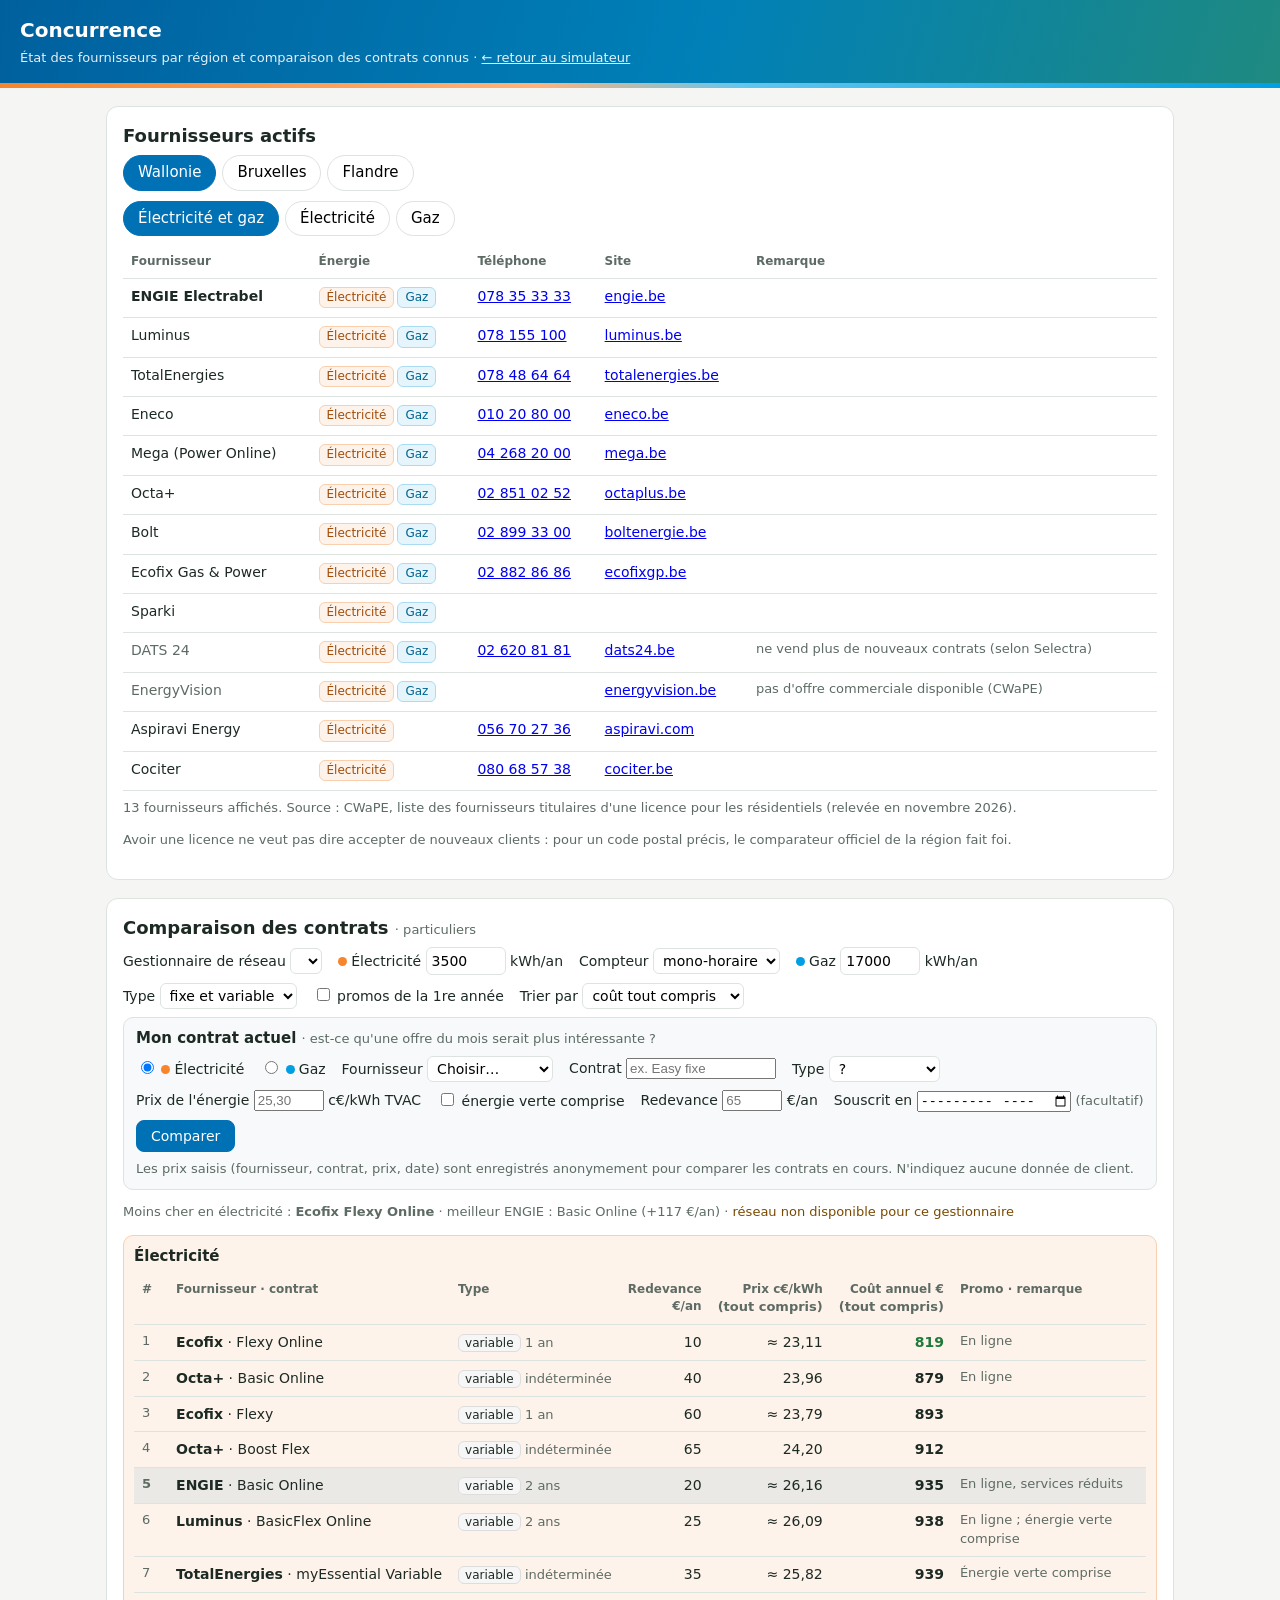
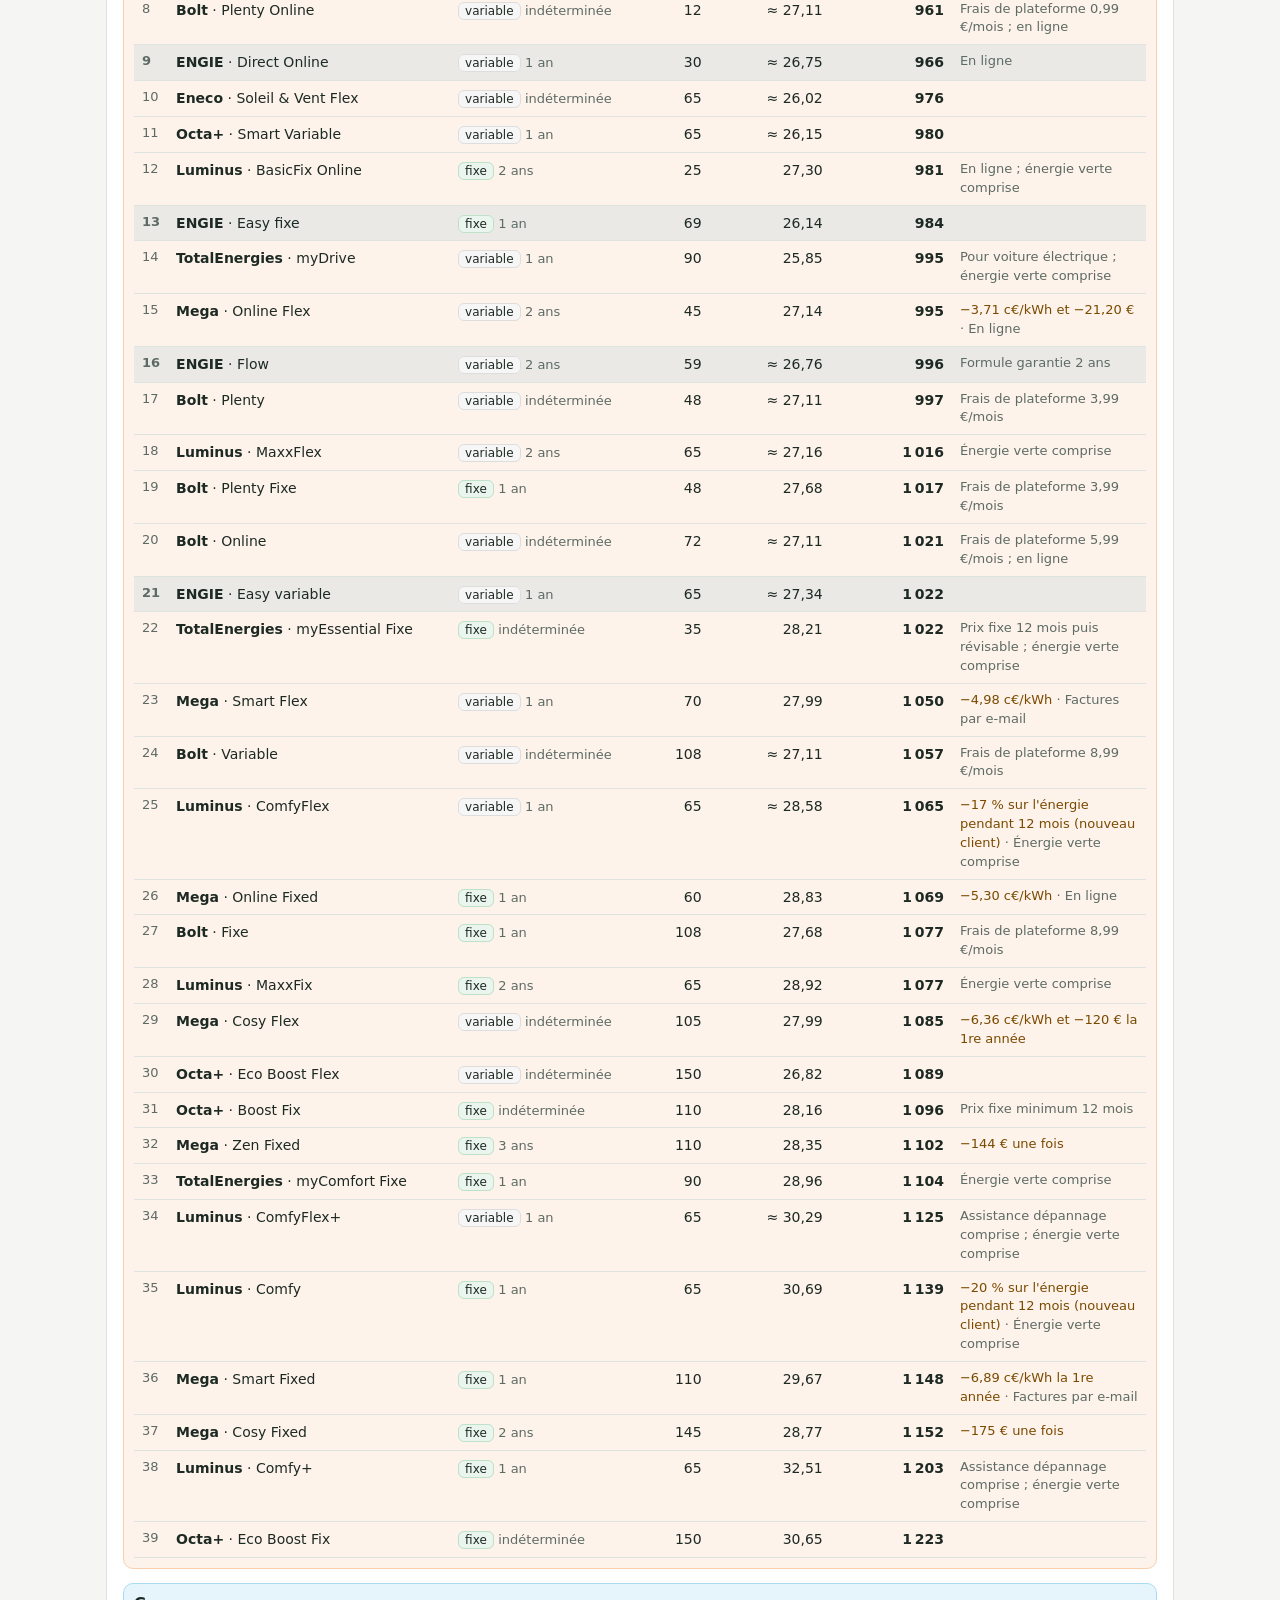
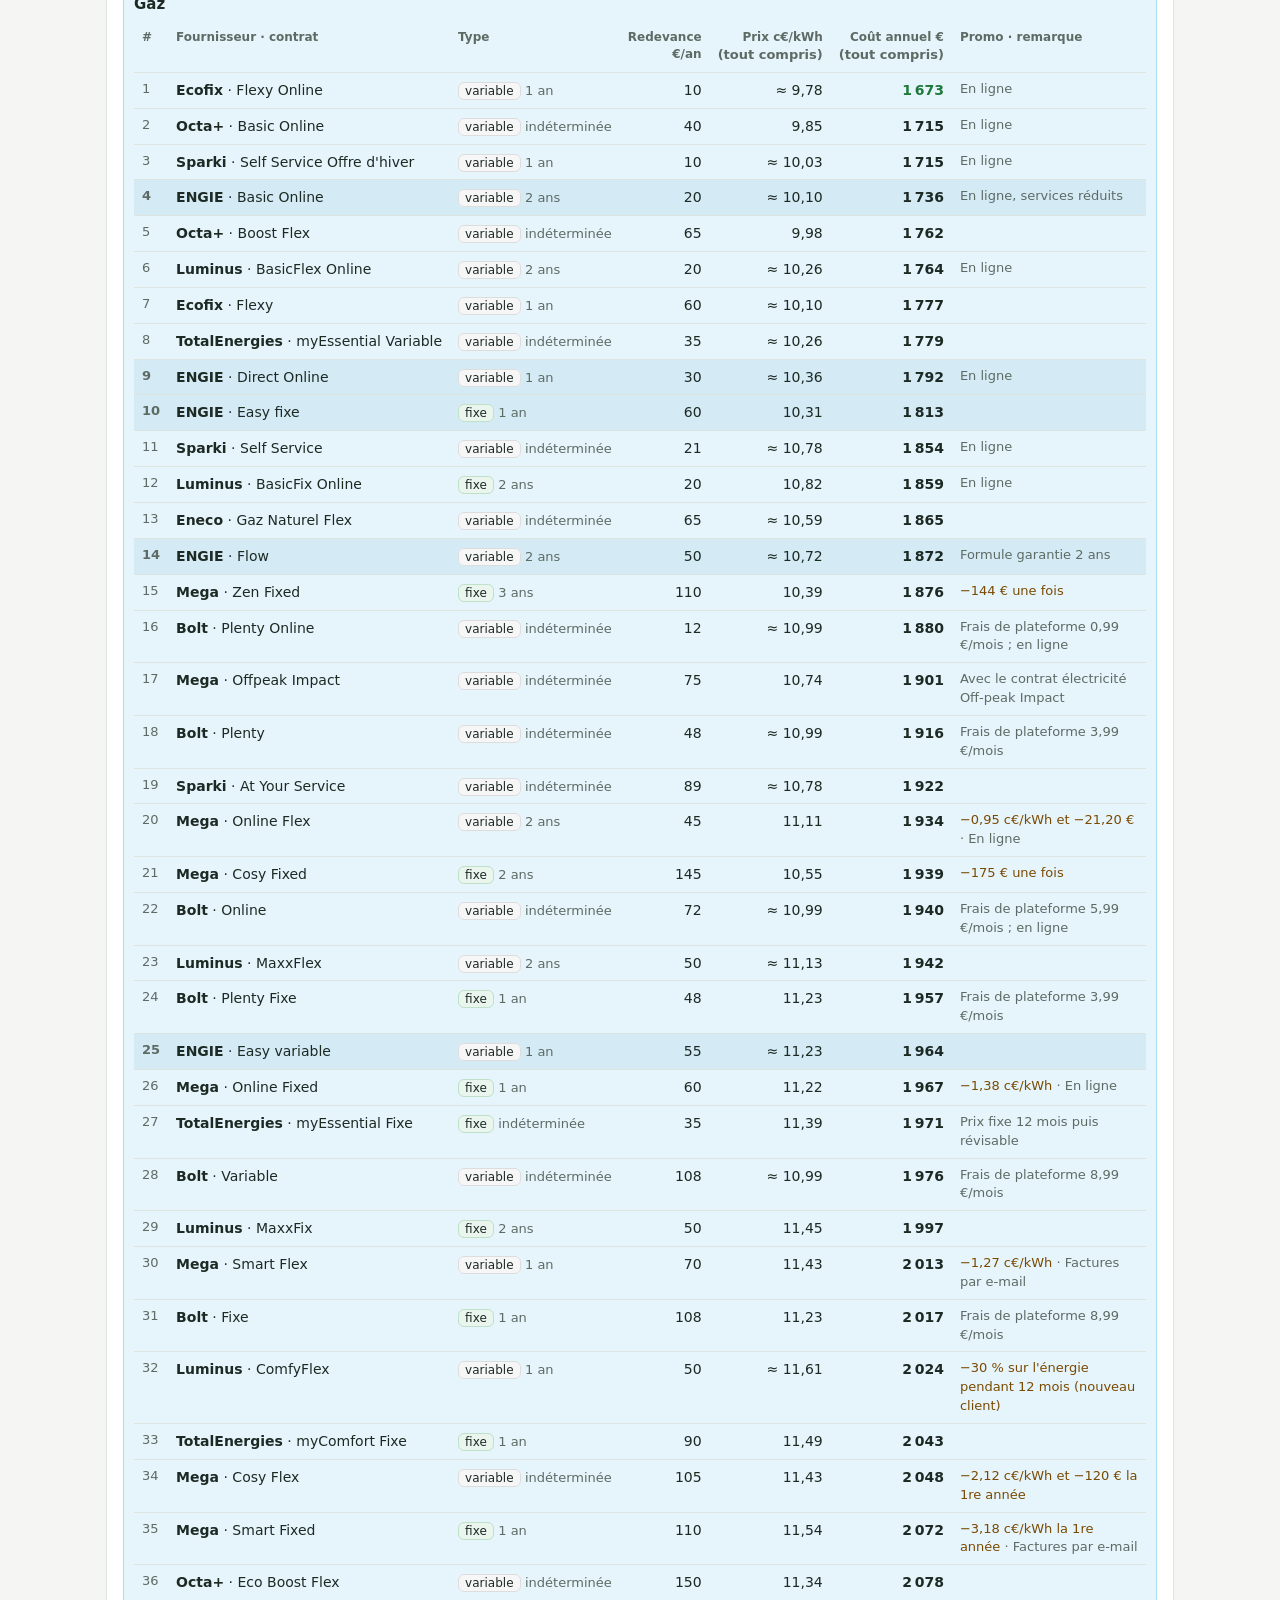
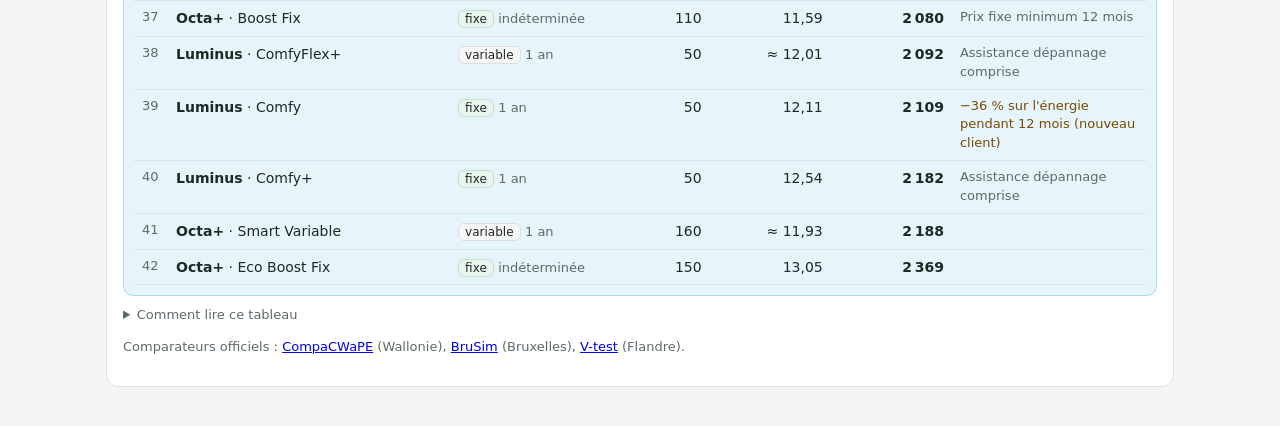
<file: prix-mobile/concurrence/index.html>
<!DOCTYPE html>
<!-- Fichier généré par tools/build_prix_mobile.py : ne pas modifier à la main. -->
<html lang="fr">
<head>
<meta charset="utf-8">
<meta name="viewport" content="width=device-width, initial-scale=1">
<meta name="robots" content="noindex, nofollow">
<link rel="icon" href="/conso-estimation-r8m3/icon.svg" type="image/svg+xml">
<link rel="icon" href="/conso-estimation-r8m3/icon-32.png" sizes="32x32" type="image/png">
<link rel="apple-touch-icon" href="/prix-mobile/icon-180.png">
<title>Concurrence – fournisseurs d'énergie par région</title>
<style>
  :root{--bg:#f5f6f4;--card:#fff;--ink:#1d2a24;--muted:#5d6b64;--line:#dde3df;--accent:#0071b5;--accent-soft:#e5f2fa;
    --elec:#f6852b;--gas:#009fe3;--elec-bg:#fef3ea;--elec-bd:#f9cfae;--gas-bg:#e6f5fc;--gas-bd:#a9dcf3}
  *{box-sizing:border-box}
  body{margin:0;font-family:system-ui,-apple-system,"Segoe UI",Roboto,Arial,sans-serif;background:var(--bg);color:var(--ink);font-size:15px;line-height:1.45}
  header{position:relative;background:linear-gradient(105deg,#00609e 0%,#0080b8 55%,#1f8a80 100%);color:#fff;padding:16px 20px 20px}
  header::after{content:"";position:absolute;left:0;right:0;bottom:0;height:5px;background:linear-gradient(90deg,var(--elec) 0%,#ffb27a 42%,#62c6ee 58%,var(--gas) 100%)}
  header h1{margin:0;font-size:20px;font-weight:650;display:flex;gap:10px;align-items:center;flex-wrap:wrap}
  header p{margin:4px 0 0;opacity:.9;font-size:13px}
  header a{color:#fff}
  .wip{background:#fff3cd;color:#7a5a00;border-radius:999px;font-size:12px;padding:2px 10px;font-weight:600}
  main{max-width:1100px;margin:0 auto;padding:18px 16px 40px;display:grid;gap:18px}
  .card{background:var(--card);border:1px solid var(--line);border-radius:12px;padding:16px;min-width:0}
  h2{margin:0 0 6px;font-size:18px}
  .hint{color:var(--muted);font-size:13px}
  .tabs{display:flex;flex-wrap:wrap;gap:6px;margin:4px 0 10px}
  .tabs button{font:inherit;border:1px solid var(--line);background:#fff;border-radius:999px;padding:6px 14px;cursor:pointer}
  .tabs button[aria-selected=true]{background:var(--accent);border-color:var(--accent);color:#fff}
  .tblwrap{overflow-x:auto}
  table{border-collapse:collapse;width:100%;font-size:14px}
  th,td{text-align:left;padding:7px 8px;border-bottom:1px solid var(--line);vertical-align:top}
  th{font-size:12px;color:var(--muted);font-weight:600}
  td.num,th.num{text-align:right;white-space:nowrap}
  .tag{display:inline-block;border-radius:6px;padding:1px 7px;font-size:12px;margin:0 3px 2px 0;border:1px solid}
  .tag.e{background:var(--elec-bg);border-color:var(--elec-bd);color:#a14d0c}
  .tag.g{background:var(--gas-bg);border-color:var(--gas-bd);color:#00648f}
  .tag.u{background:#f1f1f1;border-color:#ddd;color:#666}
  tr.engie td:first-child{font-weight:650}
  tr.off td{color:var(--muted)}
  .src{margin-top:8px}
  .cols{display:grid;grid-template-columns:1fr 1fr;gap:14px}
  .ce{background:var(--elec-bg);border:1px solid var(--elec-bd);border-radius:10px;padding:10px}
  .cg{background:var(--gas-bg);border:1px solid var(--gas-bd);border-radius:10px;padding:10px}
  .ce h3,.cg h3{margin:0 0 6px;font-size:15px}
  .ctl{display:flex;flex-wrap:wrap;gap:8px 16px;align-items:center;margin:6px 0 8px;font-size:14px}
  .ctl input[type=number]{width:80px;font:inherit;padding:3px 5px;border:1px solid var(--line);border-radius:6px}
  .ctl select{font:inherit;padding:3px 5px;border:1px solid var(--line);border-radius:6px;background:#fff}
  .dot{display:inline-block;width:9px;height:9px;border-radius:50%;margin-right:4px}.dot.e{background:var(--elec)}.dot.g{background:var(--gas)}
  table.cmp td{white-space:nowrap} table.cmp td:nth-child(7){white-space:normal;min-width:180px}
  table.cmp tr.engie td{background:rgba(0,113,181,.08)} table.cmp tr.best td:nth-child(6) b{color:#1f7a3a}
  .tt{font-size:12px;border-radius:6px;padding:1px 6px;border:1px solid #ddd;background:#f6f6f6}
  .tt.fixe{background:#eaf5ee;border-color:#bfe0c9} .tt.dynamique{background:#f3ecfb;border-color:#d9c7ef}
  .pr{color:#7a4a00}
  .mine{background:#f7f9fb;border:1px solid var(--line);border-radius:10px;padding:10px 12px;margin:6px 0 12px}
  .mine h3{margin:0 0 4px;font-size:15px}
  .mine button{font:inherit;padding:5px 14px;border-radius:8px;border:1px solid var(--accent);background:var(--accent);color:#fff;cursor:pointer}
  #mOut{margin-top:6px;font-size:14px;color:var(--ink)} #mOut ol{margin:4px 0 0;padding-left:20px} #mOut .sv{color:#1f7a3a;font-weight:650} #mOut .ok{color:#1f7a3a}
  ul.todo{margin:6px 0 0;padding-left:20px}
  @media (max-width:760px){.cols{grid-template-columns:1fr}}
  @media (max-width:820px){main{padding:10px 8px 30px} .card{padding:12px 10px} .ctl{gap:6px 12px} header h1{font-size:18px} .ctl input[type=number]{width:72px}}
</style>
</head>
<body>
<header>
  <h1>Concurrence</h1>
  <p>État des fournisseurs par région et comparaison des contrats connus · <a href="../">← retour au simulateur</a></p>
</header>
<main>
  <section class="card">
    <h2>Fournisseurs actifs</h2>
    <div class="tabs" id="regs" role="tablist"></div>
    <div class="tabs" id="ens" role="tablist">
      <button type="button" data-en="" aria-selected="true">Électricité et gaz</button>
      <button type="button" data-en="e">Électricité</button>
      <button type="button" data-en="g">Gaz</button>
    </div>
    <div class="tblwrap"><table><thead><tr><th>Fournisseur</th><th>Énergie</th><th>Téléphone</th><th>Site</th><th>Remarque</th></tr></thead><tbody id="fl"></tbody></table></div>
    <p class="hint src" id="src"></p>
    <p class="hint">Avoir une licence ne veut pas dire accepter de nouveaux clients : pour un code postal précis, le comparateur officiel de la région fait foi.</p>
  </section>

  <section class="card">
    <h2>Comparaison des contrats <span class="hint" style="font-weight:400">· particuliers</span></h2>
    <div class="ctl">
      <label>Gestionnaire de réseau <select id="cGrd"></select></label>
      <label><span class="dot e"></span>Électricité <input id="cKe" type="number" min="0" step="100" value="3500"> kWh/an</label>
      <label>Compteur <select id="cCpt"><option value="m">mono-horaire</option><option value="b">bi-horaire</option></select></label>
      <label id="cNuitL" hidden>dont nuit <input id="cNuit" type="number" min="0" max="100" step="5" value="50"> %</label>
      <label><span class="dot g"></span>Gaz <input id="cKg" type="number" min="0" step="500" value="17000"> kWh/an</label>
      <label>Type <select id="cTyp"><option value="fv">fixe et variable</option><option value="">tous</option><option value="fixe">fixe</option><option value="variable">variable</option><option value="dynamique">dynamique</option></select></label>
      <label class="chk"><input id="cPromo" type="checkbox"> promos de la 1re année</label>
      <label>Trier par <select id="cSort"><option value="tot">coût tout compris</option><option value="en">coût énergie seule</option></select></label>
    </div>
    <div class="mine">
      <h3>Mon contrat actuel <span class="hint" style="font-weight:400">· est-ce qu'une offre du mois serait plus intéressante ?</span></h3>
      <div class="ctl">
        <label><input type="radio" name="mEn" value="e" checked> <span class="dot e"></span>Électricité</label>
        <label><input type="radio" name="mEn" value="g"> <span class="dot g"></span>Gaz</label>
        <label>Fournisseur <select id="mFou"></select> <input id="mFouA" maxlength="60" placeholder="nom" style="width:110px" hidden></label>
        <label>Contrat <input id="mCt" list="mCtL" maxlength="80" placeholder="ex. Easy fixe" style="width:150px"><datalist id="mCtL"></datalist></label>
        <label>Type <select id="mTyp"><option value="">?</option><option value="fixe">fixe</option><option value="variable">variable</option><option value="dynamique">dynamique</option></select></label>
      </div>
      <div class="ctl">
        <label>Prix de l'énergie <input id="mPx" type="text" inputmode="decimal" placeholder="25,30" style="width:70px"> c€/kWh TVAC</label>
        <label class="chk"><input id="mVert" type="checkbox"> énergie verte comprise</label>
        <label>Redevance <input id="mRd" type="text" inputmode="decimal" placeholder="65" style="width:60px"> €/an</label>
        <label>Souscrit en <input id="mDt" type="month"> <span class="hint">(facultatif)</span></label>
        <button type="button" id="mGo">Comparer</button>
      </div>
      <div id="mOut" class="hint"></div>
      <p class="hint" style="margin:4px 0 0">Les prix saisis (fournisseur, contrat, prix, date) sont enregistrés anonymement pour comparer les contrats en cours. N'indiquez aucune donnée de client.</p>
    </div>
    <p class="hint" id="cmpHint"></p>
    <div class="ce"><h3>Électricité</h3><div class="tblwrap"><table class="cmp"><thead><tr><th>#</th><th>Fournisseur · contrat</th><th>Type</th><th class="num">Redevance<br>€/an</th><th class="num">Prix c€/kWh<br><span class="hint">(tout compris)</span></th><th class="num">Coût annuel €<br><span class="hint">(tout compris)</span></th><th>Promo · remarque</th></tr></thead><tbody id="cmpE"></tbody></table></div></div>
    <div class="cg" style="margin-top:14px"><h3>Gaz</h3><div class="tblwrap"><table class="cmp"><thead><tr><th>#</th><th>Fournisseur · contrat</th><th>Type</th><th class="num">Redevance<br>€/an</th><th class="num">Prix c€/kWh<br><span class="hint">(tout compris)</span></th><th class="num">Coût annuel €<br><span class="hint">(tout compris)</span></th><th>Promo · remarque</th></tr></thead><tbody id="cmpG"></tbody></table></div></div>
    <details class="hint" style="margin-top:10px"><summary>Comment lire ce tableau</summary>
      <ul class="todo">
        <li><b>Prix</b> : énergie du fournisseur + énergie verte, TVAC 6 %. Entre parenthèses : le prix « tout compris » avec le réseau et les taxes du gestionnaire choisi (les mêmes chez tous les fournisseurs).</li>
        <li><b>Coût annuel</b> : redevance + consommation (énergie seule), et entre parenthèses tout compris (réseau, taxes et leurs frais fixes).</li>
        <li>Les contrats dynamiques (prix au quart d'heure, compteur communicant) sont masqués par défaut : choisissez « tous » ou « dynamique » dans Type.</li>
        <li><b>Contrats variables et dynamiques</b> : prix estimé sur 12 mois quand la carte le donne (marqué ≈), sinon prix du mois. Dynamique : prix moyen, la facture dépend des heures de consommation (compteur communicant).</li>
        <li><b>Promos</b> : non comptées par défaut ; cochez « promos de la 1re année » pour les déduire (remises au kWh, en % ou en euros).</li>
        <li>Sources : cartes tarifaires officielles des fournisseurs (<span id="cMois"></span>). Tarif social, Empower et contrats pour bâtiment vide non repris. À titre indicatif.</li>
      </ul>
    </details>
    <p class="hint">Comparateurs officiels : <a href="https://www.compacwape.be/" target="_blank" rel="noopener">CompaCWaPE</a> (Wallonie), <a href="https://www.brusim.be/" target="_blank" rel="noopener">BruSim</a> (Bruxelles), <a href="https://www.vtest.be/" target="_blank" rel="noopener">V-test</a> (Flandre).</p>
  </section>
</main>
<script>
  var SB_URL = 'https://gxftbzbvbveocwpdavtt.supabase.co', SB_KEY = 'sb_publishable_9fKWGXevueh6hHJpGQvmhg_EFOd_-dR';
  function $(id){ return document.getElementById(id); }
  function esc(s){ return String(s == null ? '' : s).replace(/[&<>"]/g, function(c){ return {'&': '&amp;', '<': '&lt;', '>': '&gt;', '"': '&quot;'}[c]; }); }
  // e = électricité, g = gaz, '?' = à vérifier. Mettre à jour depuis les sites des régulateurs.
  var REG = {
    Wallonie: {src: 'Source : CWaPE, liste des fournisseurs titulaires d\'une licence pour les résidentiels (relevée en novembre 2026).', l: [
      ['ENGIE Electrabel', 'eg', '078 35 33 33', 'https://www.engie.be/'],
      ['Luminus', 'eg', '078 155 100', 'https://www.luminus.be/'],
      ['TotalEnergies', 'eg', '078 48 64 64', 'https://totalenergies.be/fr/particuliers'],
      ['Eneco', 'eg', '010 20 80 00', 'https://eneco.be/fr'],
      ['Mega (Power Online)', 'eg', '04 268 20 00', 'https://www.mega.be/'],
      ['Octa+', 'eg', '02 851 02 52', 'https://www.octaplus.be/fr/'],
      ['Bolt', 'eg', '02 899 33 00', 'https://www.boltenergie.be/fr'],
      ['Ecofix Gas & Power', 'eg', '02 882 86 86', 'https://www.ecofixgp.be/'],
      ['Sparki', 'eg', '', ''],
      ['DATS 24', 'eg', '02 620 81 81', 'https://www.dats24.be/', 'ne vend plus de nouveaux contrats (selon Selectra)'],
      ['EnergyVision', 'eg', '', 'https://www.energyvision.be/fr-be', 'pas d\'offre commerciale disponible (CWaPE)'],
      ['Aspiravi Energy', 'e', '056 70 27 36', 'https://www.aspiravi.com/fr/'],
      ['Cociter', 'e', '080 68 57 38', 'https://www.cociter.be/']
    ]},
    Bruxelles: {src: 'Sources : Selectra (septembre 2026) ; Brugel comptait 5 fournisseurs actifs sur le marché résidentiel en décembre 2025. À vérifier sur brugel.brussels.', l: [
      ['ENGIE Electrabel', 'eg', '078 35 33 33', 'https://www.engie.be/'],
      ['TotalEnergies', 'eg', '078 48 64 64', 'https://totalenergies.be/fr/particuliers'],
      ['Luminus', 'eg', '078 155 100', 'https://www.luminus.be/'],
      ['Bolt', 'eg', '02 899 33 00', 'https://www.boltenergie.be/fr'],
      ['Sparki', '?', '', ''],
      ['Brusol (EnergyVision)', 'e', '', '']
    ]},
    Flandre: {src: 'Source : Selectra (septembre 2026, 27 fournisseurs). Énergies et contacts à compléter depuis la liste de la Vlaamse Nutsregulator (vlaamsenutsregulator.be/nl/leveranciers).', l: [
      ['ENGIE Electrabel', 'eg', '078 35 33 33', 'https://www.engie.be/'], ['Luminus', 'eg', '078 155 100', 'https://www.luminus.be/'], ['TotalEnergies', 'eg', '078 48 64 64', 'https://totalenergies.be/'],
      ['Eneco', 'eg', '', 'https://eneco.be/'], ['Mega', 'eg', '', 'https://www.mega.be/'], ['Octa+', 'eg', '', 'https://www.octaplus.be/'], ['Bolt', 'eg', '', 'https://www.boltenergie.be/'],
      ['Ecofix', 'eg', '', ''], ['EnergyVision', 'eg', '', ''], ['Ecopower', 'e', '', ''], ['Aspiravi Energy', 'e', '', ''],
      ['Energie.be', '?', '', ''], ['Frank Energie', '?', '', ''], ['Energy Knights', '?', '', ''], ['Elegant', '?', '', ''], ['Belvus', '?', '', ''],
      ['DATS 24', '?', '', '', 'ne vend plus de nouveaux contrats (selon Selectra)'], ['Dots', '?', '', ''], ['EBEM', '?', '', ''], ['Evident Energie', '?', '', ''], ['Hoa Energy', '?', '', ''],
      ['Power2you', '?', '', ''], ['Servolt Energie', '?', '', ''], ['Smappee Smiles', '?', '', ''], ['Sparki', '?', '', ''], ['Trevion', '?', '', ''], ['Wase Wind', '?', '', ''], ['Wind voor A', '?', '', '']
    ]}
  };
  var q = new URLSearchParams(location.search), cur = REG[q.get('r')] ? q.get('r') : 'Wallonie', en = '', T = null;
  $('regs').innerHTML = Object.keys(REG).map(function(r){ return '<button type="button" data-r="' + r + '">' + r + '</button>'; }).join('');
  function tags(s){ if (s === '?') return '<span class="tag u">à vérifier</span>'; return (s.indexOf('e') >= 0 ? '<span class="tag e">Électricité</span>' : '') + (s.indexOf('g') >= 0 ? '<span class="tag g">Gaz</span>' : ''); }
  function drawList(){
    document.querySelectorAll('#regs button').forEach(function(b){ b.setAttribute('aria-selected', b.dataset.r === cur); });
    document.querySelectorAll('#ens button').forEach(function(b){ b.setAttribute('aria-selected', b.dataset.en === en); });
    var R = REG[cur], L = R.l.filter(function(f){ return !en || f[1] === '?' || f[1].indexOf(en) >= 0; });
    $('fl').innerHTML = L.map(function(f){
      return '<tr class="' + (/^ENGIE/.test(f[0]) ? 'engie' : '') + (f[4] ? ' off' : '') + '"><td>' + esc(f[0]) + '</td><td>' + tags(f[1]) + '</td><td style="white-space:nowrap">' + (f[2] ? '<a href="tel:' + f[2].replace(/\s/g, '') + '">' + esc(f[2]) + '</a>' : '') + '</td><td>' + (f[3] ? '<a href="' + esc(f[3]) + '" target="_blank" rel="noopener">' + esc(f[3].replace(/^https?:\/\/(www\.)?/, '').replace(/\/.*$/, '')) + '</a>' : '') + '</td><td class="hint">' + esc(f[4] || '') + '</td></tr>';
    }).join('');
    $('src').textContent = L.length + ' fournisseur' + (L.length > 1 ? 's' : '') + ' affiché' + (L.length > 1 ? 's' : '') + '. ' + R.src;
    drawCmp();
  }
  function n(x){ return x === null || x === undefined ? null : +x; }
  function fr(x, d){ return x === null ? '–' : x.toLocaleString('fr-BE', {minimumFractionDigits: d, maximumFractionDigits: d}); }
  var CJ = null, q2 = new URLSearchParams(location.search);
  function drawCmp(){
    var hint = $('cmpHint'); try { mFill(); } catch (e){}
    if (!T || !CJ){ $('cmpE').innerHTML = $('cmpG').innerHTML = '<tr><td colspan="7" class="hint">Chargement des prix…</td></tr>'; return; }
    $('cMois').textContent = new Date(CJ.mois + '-01T00:00:00').toLocaleDateString('fr-BE', {month: 'long', year: 'numeric'}) + ', relevé du ' + CJ.maj;
    var R = CJ.regions[cur], sel = $('cGrd'), gv = sel.value || q2.get('grd') || '';
    // gestionnaires de la région
    var G = (T.grd || []).filter(function(g){ return g.region === cur; });
    var h = G.map(function(g){ return '<option value="' + esc(g.code) + '">' + esc(g.nom) + '</option>'; }).join('');
    if (sel.dataset.h !== h){ sel.innerHTML = h; sel.dataset.h = h; }
    sel.value = gv; if (!gv || sel.value !== gv) sel.value = G.length ? (G.filter(function(g){ return /ores|sibelga/.test(g.code); })[0] || G[0]).code : '';
    $('cNuitL').hidden = $('cCpt').value !== 'b';
    if (!R){ hint.textContent = ''; $('cmpE').innerHTML = $('cmpG').innerHTML = '<tr><td colspan="7" class="hint">' + esc(cur) + ' : comparaison en préparation (les cartes sont téléchargées, le relevé des prix arrive).</td></tr>'; return; }
    var promo = $('cPromo').checked, typ = $('cTyp').value, srt = $('cSort').value, grd = sel.value;
    function find(type, e, cle){ return (T.prix || []).filter(function(p){ return p.type === type && p.energie === e && p.cle === cle && p.region === cur && (type === 'reseau' ? p.segment === '*' : p.segment === 'R'); })[0] || null; }
    ['e', 'g'].forEach(function(e){
      var kwh = Math.max(0, +$(e === 'e' ? 'cKe' : 'cKg').value || 0), bi = e === 'e' && $('cCpt').value === 'b', pn = bi ? Math.min(100, Math.max(0, +$('cNuit').value || 0)) / 100 : 0;
      var rs = grd ? find('reseau', e, grd) : null, tx = find('taxes', e, cur);
      var netK = null, netF = 0;
      if (rs && tx){
        var rj = n(rs.prix_jour) !== null ? n(rs.prix_jour) : n(rs.prix_kwh), rn = n(rs.prix_nuit) !== null ? n(rs.prix_nuit) : n(rs.prix_kwh);
        netK = ((bi ? rj * (1 - pn) + rn * pn : n(rs.prix_kwh)) + n(tx.prix_kwh)) * 1.06;
        netF = ((n(rs.fixe_an) || 0) + (n(tx.fixe_an) || 0)) * 1.06;
      }
      var rows = (R[e] || []).filter(function(x){ return !typ || x[2] === typ || (typ === 'fv' && x[2] !== 'dynamique'); }).map(function(x){
        var v = x[9] || 0, j = x[6] !== null ? x[6] : x[5], nt = x[7] !== null ? x[7] : x[5];
        var unit = (bi && x[2] !== 'dynamique' ? j * (1 - pn) + nt * pn : x[5]) + v;
        var cost = x[4] + kwh * unit / 100, pr = x[11];
        if (promo && pr){ var du = (pr.k || 0) + (pr.p ? unit * pr.p / 100 : 0); unit -= du; cost -= du * kwh / 100 + (pr.f || 0); }
        var tot = netK === null ? null : cost + netF + kwh * netK / 100;
        return {x: x, unit: unit, cost: cost, tot: tot, all: netK === null ? null : unit + netK};
      }).sort(function(a, b){ return (srt === 'tot' && a.tot !== null ? a.tot - b.tot : a.cost - b.cost); });
      var best = rows.length ? rows[0] : null, eng = rows.filter(function(r){ return r.x[0] === 'ENGIE'; });
      $(e === 'e' ? 'cmpE' : 'cmpG').innerHTML = rows.map(function(r, i){
        var x = r.x, pr = x[11];
        return '<tr class="' + (x[0] === 'ENGIE' ? 'engie' : '') + (i === 0 ? ' best' : '') + '"><td class="hint">' + (i + 1) + '</td><td><b>' + esc(x[0]) + '</b> · ' + esc(x[1]) + '</td><td><span class="tt ' + x[2] + '">' + x[2] + '</span> <span class="hint">' + esc(x[3]) + '</span></td>' +
          '<td class="num">' + fr(x[4], 0) + '</td><td class="num">' + (x[10] ? '≈ ' : '') + fr(r.unit, 2) + (r.all !== null ? ' <span class="hint">(' + fr(r.all, 2) + ')</span>' : '') + '</td>' +
          '<td class="num"><b>' + fr(Math.round(r.cost), 0) + '</b>' + (r.tot !== null ? ' <span class="hint">(' + fr(Math.round(r.tot), 0) + ')</span>' : '') + '</td>' +
          '<td class="hint">' + (pr ? '<span class="pr">' + esc(pr.t) + '</span>' + (x[12] ? ' · ' : '') : '') + esc(x[12]) + '</td></tr>';
      }).join('') || '<tr><td colspan="7" class="hint">Aucun contrat pour ce filtre.</td></tr>';
      if (e === 'e') hint.innerHTML = rows.length ? 'Moins cher en électricité : <b>' + esc(best.x[0] + ' ' + best.x[1]) + '</b>' + (eng.length && eng[0] === best ? ' (ENGIE est le moins cher)' : eng.length ? ' · meilleur ENGIE : ' + esc(eng[0].x[1]) + ' (+' + fr(Math.round((srt === 'tot' && eng[0].tot !== null ? eng[0].tot - best.tot : eng[0].cost - best.cost)), 0) + ' €/an)' : '') + (netK === null ? ' · <span class="pr">réseau non disponible pour ce gestionnaire</span>' : '') : ''
      if (e === 'e' && CJ.note_regions && CJ.note_regions[cur]) hint.innerHTML += '<br><span class="hint">' + esc(CJ.note_regions[cur]) + '</span>';
    });
  }
  // ---------- Mon contrat actuel ----------
  function mEn(){ return document.querySelector('input[name=mEn]:checked').value; }
  function pn2(v){ v = String(v || '').replace(/\s/g, '').replace(',', '.'); return v === '' || isNaN(+v) ? null : +v; }
  function mFill(){
    if (!CJ) return;
    var R = CJ.regions[cur] || {e: [], g: []}, e = mEn(), fs = [], sel = $('mFou'), v = sel.value;
    (R[e] || []).forEach(function(x){ if (fs.indexOf(x[0]) < 0) fs.push(x[0]); });
    var h = '<option value="">Choisir…</option>' + fs.map(function(f){ return '<option>' + esc(f) + '</option>'; }).join('') + '<option value="Autre">Autre…</option>';
    if (sel.dataset.h !== h){ sel.innerHTML = h; sel.dataset.h = h; sel.value = v; }
    var cs = (R[e] || []).filter(function(x){ return x[0] === sel.value; }).map(function(x){ return x[1]; });
    $('mCtL').innerHTML = cs.map(function(c){ return '<option value="' + esc(c) + '">'; }).join('');
  }
  var mLast = '';
  function mCompare(save){
    var out = $('mOut'), e = mEn(), px = pn2($('mPx').value), rd = pn2($('mRd').value), fou = $('mFou').value;
    if (fou === 'Autre') fou = $('mFouA').value.trim();
    if (!fou || px === null || px <= 0 || px > 150){ out.innerHTML = '<span class="pr">Indiquez le fournisseur et le prix de l\'énergie (c€/kWh TVAC).</span>'; return; }
    var R = CJ.regions[cur]; if (!R){ out.textContent = 'Comparaison indisponible pour cette région.'; return; }
    var known = (R[e] || []).filter(function(x){ return x[0] === fou && x[1] === $('mCt').value.trim(); })[0];
    if (rd === null) rd = known ? known[4] : 0;
    var eng = (R[e] || []).filter(function(x){ return x[0] === 'ENGIE'; })[0], vAvg = e === 'e' && !$('mVert').checked ? (eng ? eng[9] : 0) : 0;
    var kwh = Math.max(0, +$(e === 'e' ? 'cKe' : 'cKg').value || 0);
    var mine = rd + kwh * (px + vAvg) / 100;
    var offers = (R[e] || []).filter(function(x){ return x[2] !== 'dynamique'; }).map(function(x){ return {x: x, c: x[4] + kwh * (x[5] + (x[9] || 0)) / 100}; })
      .filter(function(o){ return o.c < mine - 1; }).sort(function(a, b){ return a.c - b.c; });
    var bestE = offers.filter(function(o){ return o.x[0] === 'ENGIE'; })[0];
    var h = 'Pour ' + fr(kwh, 0) + ' kWh/an, ce contrat coûte environ <b>' + fr(Math.round(mine), 0) + ' €/an</b> (énergie' + (vAvg ? ' + énergie verte' : '') + ', hors réseau et taxes, qui ne changent pas avec le fournisseur).';
    if (!offers.length) h += '<br><span class="ok">Aucune offre fixe ou variable du mois n\'est moins chère : c\'est un bon contrat.</span>';
    else {
      h += '<br>' + offers.length + ' offre' + (offers.length > 1 ? 's' : '') + ' du mois moins chère' + (offers.length > 1 ? 's' : '') + ' (sans promo) :<ol>' + offers.slice(0, 5).map(function(o){
        return '<li><b>' + esc(o.x[0]) + '</b> · ' + esc(o.x[1]) + ' <span class="hint">(' + o.x[2] + ')</span> : ' + fr(Math.round(o.c), 0) + ' €/an, <span class="sv">−' + fr(Math.round(mine - o.c), 0) + ' €</span></li>';
      }).join('') + '</ol>';
      if (bestE && offers.indexOf(bestE) >= 5) h += 'Meilleure offre ENGIE : <b>' + esc(bestE.x[1]) + '</b>, ' + fr(Math.round(bestE.c), 0) + ' €/an (<span class="sv">−' + fr(Math.round(mine - bestE.c), 0) + ' €</span>).';
      else if (!bestE && fou !== 'ENGIE') h += 'Aucune offre ENGIE du mois n\'est moins chère pour ce profil.';
    }
    out.innerHTML = h;
    if (!save) return;
    var key = [cur, e, fou, $('mCt').value.trim(), px, rd, $('mDt').value].join('|'); if (key === mLast) return; mLast = key;
    var dt = $('mDt').value ? $('mDt').value + '-01' : null;
    fetch(SB_URL + '/rest/v1/rpc/conso_conc_saisir', {method: 'POST', headers: {'apikey': SB_KEY, 'Authorization': 'Bearer ' + SB_KEY, 'Content-Type': 'application/json'},
      body: JSON.stringify({p_region: cur, p_energie: e, p_fournisseur: fou, p_contrat: $('mCt').value.trim() || null, p_type: $('mTyp').value || null, p_prix: px + (vAvg ? 0 : 0), p_redevance: pn2($('mRd').value), p_souscrit: dt, p_conso: kwh})})
      .then(function(r){ if (r.ok) out.insertAdjacentHTML('beforeend', '<div class="hint ok">✓ Enregistré, merci.</div>'); }).catch(function(){});
  }
  document.querySelectorAll('input[name=mEn]').forEach(function(r){ r.addEventListener('change', function(){ mFill(); $('mOut').innerHTML = ''; }); });
  $('mFou').addEventListener('change', function(){ $('mFouA').hidden = $('mFou').value !== 'Autre'; mFill(); var R = CJ && CJ.regions[cur]; var ct = R ? (R[mEn()] || []).filter(function(x){ return x[0] === $('mFou').value; }) : []; if (ct.length === 1) $('mCt').value = ct[0][1]; });
  $('mCt').addEventListener('change', function(){ var R = CJ && CJ.regions[cur], k = R ? (R[mEn()] || []).filter(function(x){ return x[0] === $('mFou').value && x[1] === $('mCt').value.trim(); })[0] : null; if (k){ $('mTyp').value = k[2]; if (!$('mRd').value) $('mRd').value = String(k[4]).replace('.', ','); } });
  $('mGo').addEventListener('click', function(){ mCompare(true); });
  ['cKe', 'cKg'].forEach(function(id){ $(id).addEventListener('change', function(){ if ($('mOut').innerHTML) mCompare(false); }); });
  ['cGrd', 'cKe', 'cCpt', 'cNuit', 'cKg', 'cTyp', 'cPromo', 'cSort'].forEach(function(id){ $(id).addEventListener('input', drawCmp); $(id).addEventListener('change', drawCmp); });
  fetch('/conso-estimation-r8m3/concurrence/cartes.json', {cache: 'no-cache'}).then(function(r){ return r.json(); }).then(function(d){ CJ = d; drawCmp(); }).catch(function(){ CJ = {mois: '', maj: '', regions: {}}; drawCmp(); });
  $('regs').addEventListener('click', function(e){ var b = e.target.closest('button'); if (b){ cur = b.dataset.r; drawList(); } });
  $('ens').addEventListener('click', function(e){ var b = e.target.closest('button'); if (b){ en = b.dataset.en; drawList(); } });
  drawList();
  fetch(SB_URL + '/rest/v1/rpc/conso_prix_get', {method: 'POST', headers: {'apikey': SB_KEY, 'Authorization': 'Bearer ' + SB_KEY, 'Content-Type': 'application/json'}, body: JSON.stringify({p_mois: null})})
    .then(function(r){ return r.json(); }).then(function(d){ T = d; drawCmp(); })
    .catch(function(){ T = {prix: []}; drawCmp(); });
</script>
<script>if ('serviceWorker' in navigator) navigator.serviceWorker.register('/prix-mobile/sw.js', {scope: '/prix-mobile/'}).catch(function(){});</script>
</body>
</html>
</file>
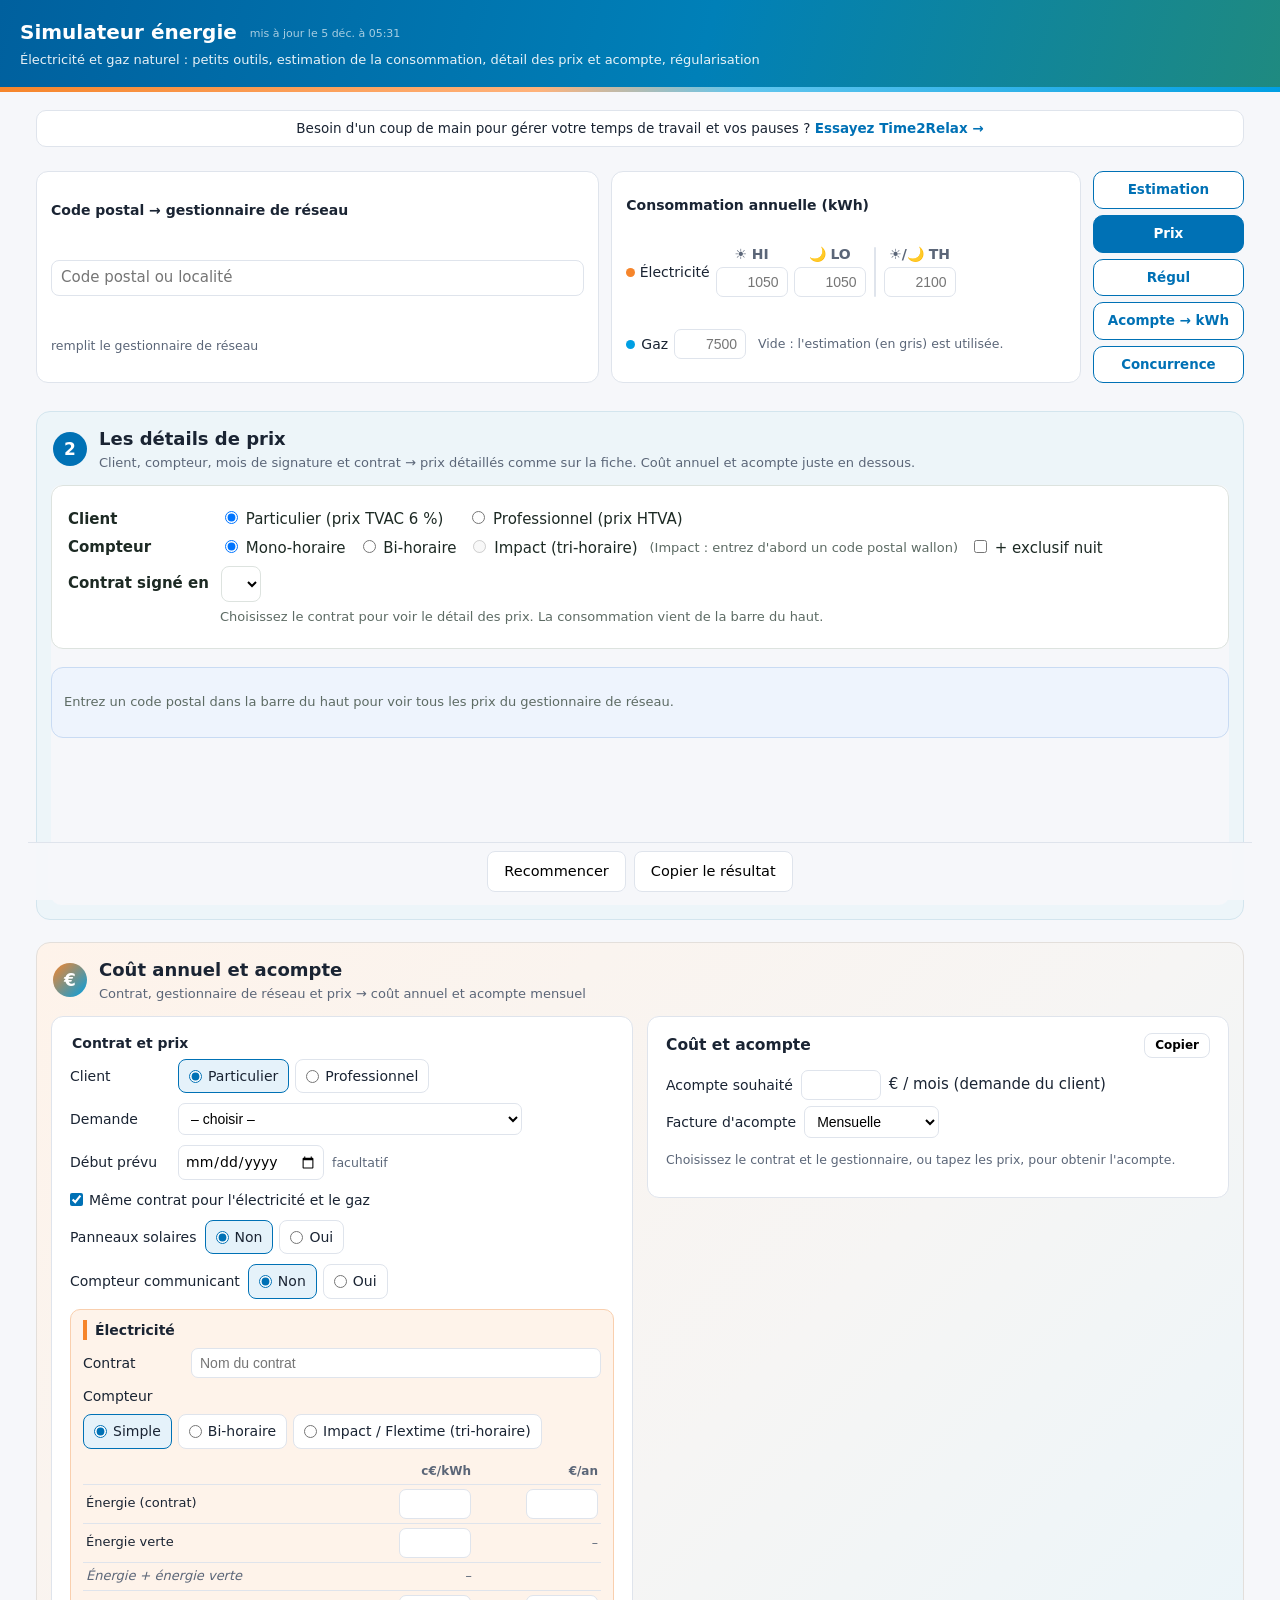
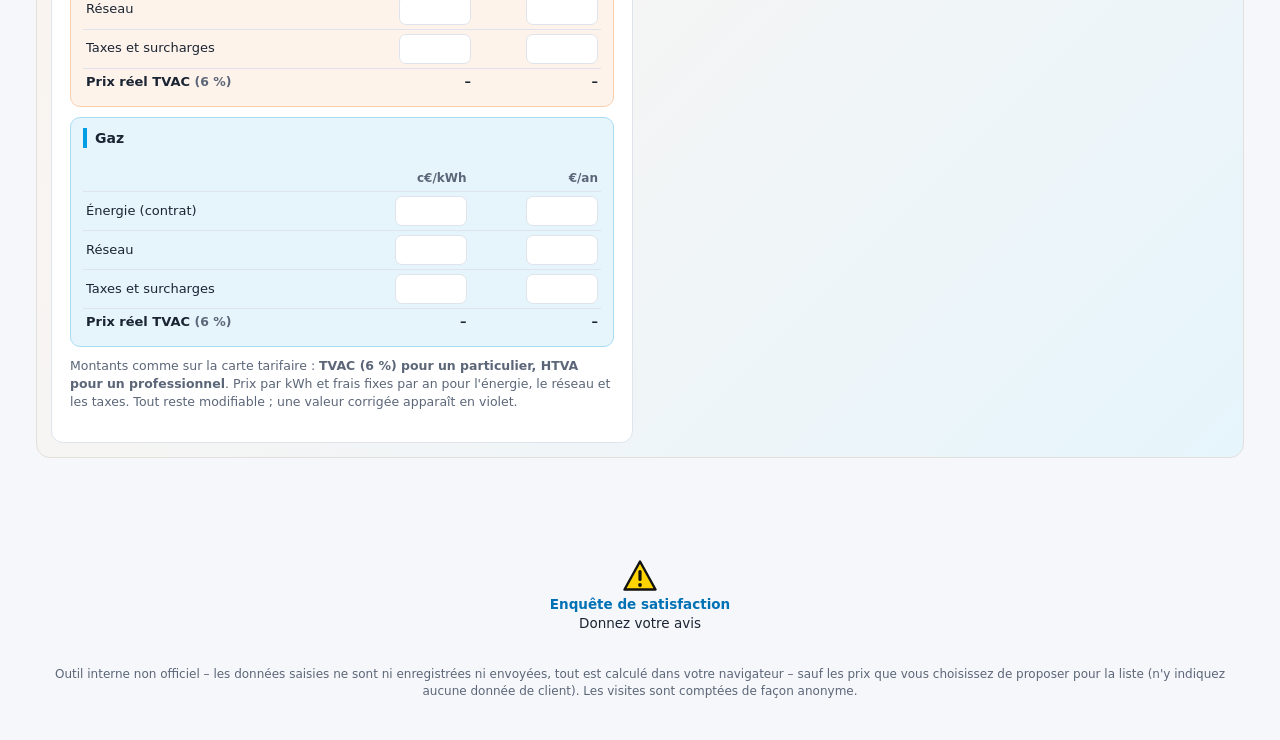
<file: prix-mobile/prix/index.html>
<!DOCTYPE html>
<!-- Fichier généré par tools/build_prix_mobile.py : ne pas modifier à la main. -->
<html lang="fr">
<head>
<meta charset="utf-8">
<meta name="viewport" content="width=device-width, initial-scale=1">
<meta name="robots" content="noindex, nofollow">
<link rel="icon" href="/conso-estimation-r8m3/icon.svg" type="image/svg+xml">
<link rel="icon" href="/conso-estimation-r8m3/icon-32.png" sizes="32x32" type="image/png">
<link rel="apple-touch-icon" href="/prix-mobile/icon-180.png">
<script>if (!/[?&]embed=1/.test(location.search)) location.replace('../#prix'); else document.documentElement.className = 'embed';</script>
<title>Prix ENGIE du mois – détail par code postal</title>
<style>
  :root{
    --bg:#f5f6f4; --card:#ffffff; --ink:#1d2a24; --muted:#5d6b64; --line:#dde3df;
    --accent:#1f7a5a; --accent-soft:#e3f2ec; --elec:#2e6fb7; --gas:#d4a106; --warn:#fff6dc; --warn-line:#e6c766;
  }
  *{box-sizing:border-box}
  body{margin:0;font-family:system-ui,-apple-system,"Segoe UI",Roboto,Arial,sans-serif;background:var(--bg);color:var(--ink);font-size:15px;line-height:1.45}
  header{background:var(--accent);color:#fff;padding:18px 20px}
  header h1{margin:0;font-size:20px;font-weight:650}
  header p{margin:4px 0 0;opacity:.9;font-size:13px}
  header a{color:#fff}
  main{max-width:1240px;margin:0 auto;padding:18px 16px 40px;display:grid;gap:18px;min-width:0}
  main > *{min-width:0}
  .card{background:var(--card);border:1px solid var(--line);border-radius:12px;padding:16px}
  .row{display:flex;flex-wrap:wrap;gap:8px 12px;align-items:center;margin:6px 0}
  .lbl{font-weight:600;min-width:140px}
  input[type=text],input[type=number],select{font:inherit;padding:7px 9px;border:1px solid var(--line);border-radius:8px;background:#fff;max-width:100%}
  input[type=text]{flex:1 1 220px;min-width:0}
  .hint{color:var(--muted);font-size:13px}
  .seg label{margin-right:12px;white-space:nowrap}
  .sugwrap{position:relative;flex:1 1 260px;min-width:0;display:flex}
  #sug{position:absolute;top:100%;left:0;right:0;z-index:5;background:#fff;border:1px solid var(--line);border-radius:8px;box-shadow:0 6px 18px rgba(0,0,0,.08);max-height:260px;overflow:auto}
  #sug button{display:block;width:100%;text-align:left;border:0;background:none;padding:7px 10px;font:inherit;cursor:pointer}
  #sug button:hover{background:var(--accent-soft)}
  [hidden]{display:none !important}
  h2{margin:0 0 4px;font-size:18px;display:flex;justify-content:space-between;align-items:center;gap:8px;flex-wrap:wrap}
  h2 .dot{display:inline-block;width:10px;height:10px;border-radius:50%;margin-right:8px}
  .e h2 .dot{background:var(--elec)} .g h2 .dot{background:var(--gas)}
  .tblwrap{overflow-x:auto;-webkit-overflow-scrolling:touch;max-width:100%}
  table{border-collapse:collapse;width:100%;font-size:14px}
  th,td{padding:6px 8px;border-bottom:1px solid var(--line);text-align:right;white-space:nowrap}
  th:first-child,td:first-child{text-align:left;white-space:normal}
  thead th{font-size:12.5px;color:var(--muted);font-weight:600;background:#f8faf9}
  tr.tot td{font-weight:700;border-top:2px solid var(--ink)}
  tr.sub td{color:var(--muted);font-size:13px}
  tr.pick td{background:var(--accent-soft)}
  td.best{background:var(--accent-soft);font-weight:700}
  details.ct{border:1px solid var(--line);border-radius:10px;margin:10px 0;background:#fcfdfc}
  details.ct > summary{cursor:pointer;padding:10px 12px;font-weight:600;display:flex;gap:10px;align-items:baseline;flex-wrap:wrap}
  details.ct > summary .hint{font-weight:400}
  details.ct .in{padding:0 12px 12px}
  .sec-t{margin:12px 0 4px;font-weight:650;font-size:14px;color:var(--accent)}
  .note{background:var(--warn);border:1px solid var(--warn-line);border-radius:8px;padding:8px 12px;font-size:13.5px}
  .btn{font:inherit;font-size:13px;font-weight:600;padding:5px 12px;border-radius:8px;border:1px solid var(--accent);background:#fff;color:var(--accent);cursor:pointer}
  .btn:hover{background:var(--accent-soft)}
  a{color:var(--accent)}
  footer{color:var(--muted);font-size:12.5px;text-align:center}
  .embed .noemb{display:none !important}
  .vigs{display:grid;grid-template-columns:repeat(auto-fit,minmax(330px,1fr));gap:12px;align-items:start}
  .vigs .card{padding:12px}
  .vigs #secE{background:#eef4fd;border-color:#c9dbf3}
  .vigs #secG{background:#fdf8e4;border-color:#efe2a8}
  .vigs #secE table.vt th,.vigs #secG table.vt th{background:transparent}
  .vigs h2{font-size:15.5px;margin:0 0 2px}
  table.vt{width:100%;font-size:13px;border-collapse:collapse}
  table.vt th,table.vt td{padding:4px 5px;text-align:right;vertical-align:top}
  table.vt th:first-child,table.vt td:first-child{text-align:left}
  table.vt tr.sm td{font-size:12.5px;color:#3c4a43}
  table.vt tr.tot td{border-top:2px solid var(--ink)}
  .vn{font-size:12px;color:var(--muted);margin:3px 0 0;line-height:1.35;font-weight:400}
  .varie{color:#9a6200;font-weight:600}
  .vcost{margin:6px 0 0;font-size:14px}
  .copyrow{text-align:center}
  .dot.de,.dot.dg{display:inline-block;width:9px;height:9px;border-radius:50%;margin-right:6px}
  .dot.de{background:var(--elec)} .dot.dg{background:var(--gas)}
  @media (max-width:400px){ .vigs{grid-template-columns:1fr} }
  .embed body{background:transparent}
  .embed main{padding:0;max-width:none}
  .embed tr[data-pick]{cursor:pointer}
  .embed tr[data-pick]:hover td{background:#f0f6f3}
  .pickhint{display:none}
  .embed .pickhint{display:inline}
  @media (max-width:600px){
    main{padding:12px 8px 30px;gap:12px}
    .card{padding:12px}
    .lbl{min-width:0;flex:1 0 100%}
    th,td{padding:5px 6px;font-size:13px}
  }
</style>
</head>
<body>
<header class="noemb">
  <h1>Prix ENGIE du mois – détail complet</h1>
  <p>Tous les contrats de la liste, scindés comme sur les fiches de prix · <a href="../">← Estimation de consommation</a></p>
</header>
<main>
  <section class="card">
    <div class="row noemb"><span class="lbl">Code postal ou ville</span>
      <div class="sugwrap"><input type="text" id="cp" placeholder="Ex. 5000 ou Namur" autocomplete="off"><div id="sug" hidden></div></div>
    </div>
    <div class="row noemb"><span class="lbl"></span><span class="hint" id="cpHint">Tapez un code postal (4 chiffres) ou le début du nom de la localité.</span></div>
    <div class="row noemb" id="grdRowE" hidden><span class="lbl">Réseau électricité</span><select id="grdE"></select></div>
    <div class="row noemb" id="grdRowG" hidden><span class="lbl">Réseau gaz</span><select id="grdG"></select></div>
    <div class="row seg"><span class="lbl">Client</span>
      <label><input type="radio" name="seg" value="R" checked> Particulier (prix TVAC 6 %)</label>
      <label><input type="radio" name="seg" value="P"> Professionnel (prix HTVA)</label>
    </div>
    <div class="row"><span class="lbl">Compteur</span>
      <label><input type="radio" name="cpt" value="simple" checked> Mono-horaire</label>
      <label><input type="radio" name="cpt" value="bi"> Bi-horaire</label>
      <label><input type="radio" name="cpt" value="tri" id="tri"> Impact (tri-horaire)</label> <span class="hint" id="triHint"></span>
      <label><input type="checkbox" id="excl"> + exclusif nuit</label>
    </div>
    <div class="row" id="capRow" hidden><span class="lbl">Tarif capacitaire</span><input type="text" inputmode="decimal" id="capKw" placeholder="2,5" style="width:70px"> <span class="hint">kW : moyenne des pointes mensuelles (sur la facture ou l'app Fluvius) ; minimum 2,5 kW</span></div>
    <div class="row"><span class="lbl">Contrat signé en</span><select id="mois"></select></div>
    <div class="row" hidden><span class="lbl"><span class="dot de"></span>Électricité</span><select id="ctE"></select></div>
    <div class="row" hidden><span class="lbl"><span class="dot dg"></span>Gaz</span><select id="ctG"></select> <label><input type="checkbox" id="sameG" checked> même contrat</label></div>
    <div class="row"><span class="lbl"></span><span class="hint" id="vHint">Choisissez le contrat pour voir le détail des prix. La consommation vient de la barre du haut.</span></div>
    <div class="row noemb"><span class="lbl">Consommation de référence</span>
      <input type="number" id="refE" value="3500" min="0" step="100" style="width:100px"> <span class="hint">kWh élec.</span>
      <input type="number" id="refG" value="17000" min="0" step="500" style="width:100px"> <span class="hint">kWh gaz</span>
      <span class="hint">pour comparer le coût annuel</span>
    </div>
  </section>
  <div class="vigs">
  <section class="card e" id="secE" hidden></section>
  <section class="card g" id="secG" hidden></section>
  </div>
  <div class="copyrow"><button type="button" class="btn" id="copyAll" data-copy="all" hidden>Copier les prix</button></div>
  <footer class="noemb">Particuliers : énergie calculée avec la formule du mois de signature et l'indice du mois (prix fixe : prix du mois de signature) ; réseau, taxes et suppléments repris de la fiche ENGIE en vigueur ce mois-là. Professionnels : prix agrégés des fiches encodées. Outil indicatif : la fiche ENGIE fait foi.</footer>
</main>
<script>
(function(){
  "use strict";
  var SB_URL = 'https://gxftbzbvbveocwpdavtt.supabase.co', SB_KEY = 'sb_publishable_9fKWGXevueh6hHJpGQvmhg_EFOd_-dR';
  function $(id){ return document.getElementById(id); }
  function rpc(fn, body){ return fetch(SB_URL + '/rest/v1/rpc/' + fn, {method: 'POST', headers: {'apikey': SB_KEY, 'Authorization': 'Bearer ' + SB_KEY, 'Content-Type': 'application/json'}, body: JSON.stringify(body || {})}).then(function(r){ if (!r.ok) throw new Error(r.status); return r.json(); }); }
  function esc(t){ return String(t == null ? '' : t).replace(/[&<>"]/g, function(c){ return {'&': '&amp;', '<': '&lt;', '>': '&gt;', '"': '&quot;'}[c]; }); }
  function fr(x, d){ return x === null || x === undefined || isNaN(x) ? '–' : (+x).toLocaleString('fr-BE', {minimumFractionDigits: d, maximumFractionDigits: d}); }
  function moisLbl(iso){ var m = String(iso).slice(0, 7).split('-'); return ['janvier','février','mars','avril','mai','juin','juillet','août','septembre','octobre','novembre','décembre'][+m[1] - 1] + ' ' + m[0]; }
  function num(v){ return v === null || v === undefined ? null : +v; }

  var T = null, FQ = {f: [], ix: {}}, CPD = null, GRD = [], DET = [];
  function SEG(){ return document.querySelector('input[name="seg"]:checked').value; }
  function DF(){ return SEG() === 'P' ? 1 : 1.06; }
  function grdOf(code){ return GRD.filter(function(g){ return g.code === code; })[0] || null; }
  function rowOf(type, en, cle, reg, seg){ return T.prix.filter(function(p){ return p.type === type && p.energie === en && p.cle === cle && p.region === reg && p.segment === seg; })[0] || null; }

  // Valeur d'une tranche avec repli : tri-horaire → jour/nuit → simple.
  var FB = {k: ['prix_kwh'], j: ['prix_jour', 'prix_kwh'], n: ['prix_nuit', 'prix_kwh'], a: ['prix_t1', 'prix_jour', 'prix_kwh'], b: ['prix_t2', 'prix_nuit', 'prix_kwh'], c: ['prix_t3', 'prix_nuit', 'prix_kwh']};
  function tv(r, t){ if (!r) return null; for (var i = 0; i < FB[t].length; i++){ var x = r[FB[t][i]]; if (x !== null && x !== undefined) return +x; } return null; }

  // Composantes d'un contrat (HTVA) : énergie, énergie verte, réseau, taxes.
  function comps(en, cle, reg, grd, seg){
    var E = rowOf('energie', en, cle, reg, seg); if (!E) return null;
    var soc = cle === 'Tarif social' || /_SOCIAL_/.test(E.doc || '');
    var vt = null;
    if (en === 'e' && !soc){ vt = E.vert_kwh !== null && E.vert_kwh !== undefined ? +E.vert_kwh : null;
      if (vt === null){ var any = T.prix.filter(function(p){ return p.type === 'energie' && p.energie === 'e' && p.segment === seg && p.region === reg && p.vert_kwh !== null && p.vert_kwh !== undefined; })[0]; vt = any ? +any.vert_kwh : null; } }
    var R = soc ? {prix_kwh: 0, fixe_an: 0} : (grd ? rowOf('reseau', en, grd, reg, '*') : null);
    var X = rowOf('taxes', en, soc ? 'Tarif social' : reg, reg, seg);
    var tri = en === 'e' && !!((E.prix_t1 !== null && E.prix_t1 !== undefined) || (R && R.prix_t1 !== null && R.prix_t1 !== undefined));
    var bi = en === 'e', T_ = en === 'e' ? (tri ? ['k', 'j', 'n', 'a', 'b', 'c'] : ['k', 'j', 'n']) : ['k'];
    var o = {E: E, R: R, X: X, soc: soc, cols: T_, en: {}, vt: {}, re: {}, tx: {}, tot: {}, fix: {}};
    T_.forEach(function(t){
      var e = tv(E, t), r = R ? tv(R, t) : null, x = X ? (tv(X, t) !== null ? tv(X, t) : 0) : null;
      o.en[t] = e; o.vt[t] = vt; o.re[t] = r; o.tx[t] = x;
      o.tot[t] = e === null || r === null || x === null ? null : e + r + x + (vt || 0);
    });
    o.fix.en = num(E.fixe_an); o.fix.re = R ? num(R.fixe_an) : null; o.fix.tx = X ? num(X.fixe_an) || 0 : null;
    o.fix.tot = o.fix.en === null || o.fix.re === null || o.fix.tx === null ? null : o.fix.en + o.fix.re + o.fix.tx;
    o.pros = !soc && R && R.prosumer_kwe !== null && R.prosumer_kwe !== undefined ? +R.prosumer_kwe : null;
    return o;
  }
  var COL_LBL = {k: 'Simple', j: 'Jour', n: 'Nuit', a: 'Pleines', b: 'Creuses', c: 'Super-creuses'};
  function docUrl(d){
    if (!d || !/^[EG]_[A-Z_]+_[RP]_(GREEN|GREY)_C_[IF]_\d\d_[VBW]_F$/.test(d)) return null;
    var now = new Date(), p = T.mois.split('-'), off = (+p[0] - now.getFullYear()) * 12 + (+p[1] - 1 - now.getMonth());
    if (off !== 0) return null;   // mois passés : pas de lien possible vers les archives ENGIE
    var seg = d.split('_').filter(function(x){ return x === 'R' || x === 'P'; })[0];
    return 'https://www.engie.be/api/engie/be/ms/pricing/v1/public/pricesAndConditionsPDF?document=' + d + '&monthOffset=' + off + '&segment=' + seg + '&language=F';
  }
  function formule(en, cle){
    var m = String(T.mois).slice(0, 10), F = FQ.f.filter(function(f){ return f.cle === cle && f.energie === en && f.segment === SEG() && String(f.mois).slice(0, 10) === m; })[0];
    if (!F || F.param === 'FIXE') return F ? 'Prix fixe, garanti 1 an.' : '';
    var v = FQ.ix[F.param] && FQ.ix[F.param][m];
    return 'Prix variable indexé chaque mois : simple = ' + fr(+F.k_a, 4) + ' + ' + fr(+F.k_b, 4) + ' × ' + F.param + ' (c€/kWh hors TVA, ' + F.param + ' en €/MWh' + (v !== undefined ? ' ; ' + moisLbl(m) + ' : ' + fr(v, 2) + ' €/MWh' : '') + ').';
  }

  function contracts(en, reg, seg){
    var seen = {}, out = [];
    T.prix.forEach(function(p){ if (p.type === 'energie' && p.energie === en && p.segment === seg && p.region === reg && p.cle !== 'Contrat test' && !seen[p.cle]){ seen[p.cle] = 1; out.push(p.cle); } });
    return out.sort(function(a, b){ return a.localeCompare(b, 'fr'); });
  }

  function sectionAgg(en){
    var box = $(en === 'e' ? 'secE' : 'secG'), grd = $(en === 'e' ? 'grdE' : 'grdG').value, G = grdOf(grd);
    if (!T || !G){ box.hidden = true; box.innerHTML = ''; return ''; }
    var reg = G.region, seg = SEG(), df = DF(), list = contracts(en, reg, seg), ref = +$(en === 'e' ? 'refE' : 'refG').value || 0;
    var lblE = en === 'e' ? 'Électricité' : 'Gaz', unit = seg === 'P' ? 'HTVA' : 'TVAC';
    var rows = list.map(function(c){ return {c: c, o: comps(en, c, reg, grd, seg)}; }).filter(function(x){ return x.o; });
    if (!rows.length){ box.hidden = false; box.innerHTML = '<h2><span><span class="dot"></span>' + lblE + '</span></h2><p class="hint">Aucun contrat encodé pour ' + esc(reg) + ' en ' + moisLbl(T.mois) + '.</p>'; return ''; }
    var cols = en === 'e' ? (rows.some(function(x){ return x.o.cols.length > 3; }) ? ['k', 'j', 'n', 'a', 'b', 'c'] : ['k', 'j', 'n']) : ['k'];
    // Tableau de comparaison (tout compris)
    var costs = rows.map(function(x){ var t = x.o.tot.k, f = x.o.fix.tot; return t === null || f === null ? null : (ref * t / 100 + f) * df; });
    var best = Math.min.apply(null, costs.filter(function(v, i){ return v !== null && !rows[i].o.soc && rows[i].c !== 'Maison vide' && rows[i].c !== 'Bâtiment vide'; }));   // le tarif social et la maison vide ne sont pas des offres au choix
    var h = '<h2><span><span class="dot"></span>' + lblE + ' – ' + esc(G.nom) + ' (' + esc(reg) + ')</span><button type="button" class="btn" data-copy="' + en + '">Copier</button></h2>' +
      '<p class="hint">Gestionnaire de réseau : <b>' + esc(G.nom) + '</b> · prix ' + unit + ' de ' + moisLbl(T.mois) + ' · tout compris (énergie' + (en === 'e' ? ', énergie verte' : '') + ', réseau, taxes)</p>' +
      '<div class="tblwrap"><table><thead><tr><th>Contrat</th>' + cols.map(function(t){ return '<th>' + COL_LBL[t] + '<br>c€/kWh</th>'; }).join('') + '<th>Fixe<br>€/an</th><th>Coût annuel<br>' + fr(ref, 0) + ' kWh</th></tr></thead><tbody>' +
      rows.map(function(x, i){ return '<tr data-pick="' + esc(x.c) + '" data-en="' + en + '"><td>' + esc(x.c) + '</td>' + cols.map(function(t){ return '<td>' + fr(x.o.tot[t] === undefined ? null : x.o.tot[t] * df, 3) + '</td>'; }).join('') + '<td>' + fr(x.o.fix.tot === null ? null : x.o.fix.tot * df, 2) + '</td><td' + (costs[i] === best ? ' class="best"' : '') + '>' + fr(costs[i], 0) + ' €</td></tr>'; }).join('') +
      '</tbody></table></div><p class="hint">Coût annuel calculé au prix simple ; en vert, le moins cher des contrats au choix (hors tarif social et maison vide). Cliquez sur un contrat ci-dessous pour le détail.</p>';
    // Détail par contrat, scindé comme sur les fiches
    rows.forEach(function(x){
      var o = x.o, cs = o.cols, url = docUrl(o.E.doc), fm = formule(en, x.c);
      function line(lbl, obj, fixe, cls, dec){ return '<tr' + (cls ? ' class="' + cls + '"' : '') + '><td>' + lbl + '</td>' + cs.map(function(t){ var v = obj[t]; return '<td>' + (v === null || v === undefined ? '–' : fr(v * df, dec || 3)) + '</td>'; }).join('') + '<td>' + (fixe === null || fixe === undefined ? '–' : fr(fixe * df, 2)) + '</td></tr>'; }
      var lines = line('Énergie (ENGIE)', o.en, o.fix.en) +
        (en === 'e' && !o.soc ? line('Coût énergie verte', o.vt, null) : '') +
        (o.soc ? '<tr class="sub"><td>Réseau</td>' + cs.map(function(){ return '<td>compris</td>'; }).join('') + '<td>compris</td></tr>' : line('Réseau ' + esc(G.nom) + ' (distribution + transport)', o.re, o.fix.re, '', 2)) +
        line('Taxes et suppléments' + (o.soc ? ' (accise réduite)' : ''), o.tx, o.fix.tx, '', 4) +
        line('Total', o.tot, o.fix.tot, 'tot');
      h += '<details class="ct"><summary>' + esc(x.c) + ' <span class="hint">simple ' + fr(o.tot.k === null ? null : o.tot.k * df, 3) + ' c€/kWh · fixe ' + fr(o.fix.tot === null ? null : o.fix.tot * df, 2) + ' €/an ' + unit + '</span></summary><div class="in">' +
        '<div class="tblwrap"><table><thead><tr><th>' + unit + '</th>' + cs.map(function(t){ return '<th>' + COL_LBL[t] + '<br>c€/kWh</th>'; }).join('') + '<th>Fixe<br>€/an</th></tr></thead><tbody>' + lines + '</tbody></table></div>' +
        (o.pros !== null && reg === 'Wallonie' && en === 'e' ? '<p class="hint">Tarif prosumer ' + esc(G.nom) + ' (compteur qui tourne à l\'envers) : ' + fr(o.pros * df, 2) + ' €/kVA/an.</p>' : '') +
        (o.soc ? '<p class="note">Tarif social : prix fixé par la CREG chaque trimestre, réseau compris, sans redevance fixe ni tarif prosumer.</p>' : '') +
        (fm ? '<p class="hint">' + esc(fm) + '</p>' : '') +
        (url ? '<p><a href="' + url + '" target="_blank" rel="noopener">Fiche ENGIE (PDF)</a></p>' : '') +
        '</div></details>';
    });
    box.innerHTML = h; box.hidden = false;
    // Texte compact pour le bouton Copier
    return lblE + ' – ' + G.nom + ' (' + reg + '), prix ' + unit + ' ' + moisLbl(T.mois) + ' :\n' + rows.map(function(x, i){
      return '- ' + x.c + ' : ' + cols.map(function(t){ return COL_LBL[t].toLowerCase() + ' ' + fr(x.o.tot[t] === undefined ? null : x.o.tot[t] * df, 3); }).join(' / ') + ' c€/kWh, fixe ' + fr(x.o.fix.tot === null ? null : x.o.fix.tot * df, 2) + ' €/an' + (costs[i] !== null ? ', ≈ ' + fr(costs[i], 0) + ' €/an pour ' + fr(ref, 0) + ' kWh' : '');
    }).join('\n');
  }
  // ---------- Particuliers : détail comme sur les fiches ----------
  // Énergie : formule du mois de signature × indice du mois (ou prix fixe) ; réseau, taxes et suppléments : fiche Easy la plus récente de la région (valeurs TVAC des fiches).
  var BL = {k: 'Simple', j: 'Jour', n: 'Nuit', a: 'Pic', b: 'Medium', c: 'Eco', x: 'Excl. nuit'};
  var GAZ_T = [[0, 5000, '0 – 5 000 kWh'], [5000, 150000, '5 001 – 150 000 kWh'], [150000, Infinity, '> 150 000 kWh']];
  function iso(m){ return String(m).slice(0, 10); }
  function formOf(en, cle, m){ return FQ.f.filter(function(f){ return f.segment === SEG() && f.energie === en && f.cle === cle && iso(f.mois) === m; })[0] || null; }
  function energy(en, cle, m, reg){
    var F = formOf(en, cle, m), o = {F: F, src: F ? 'formule' : 'carte'};
    if (F){
      var v = F.param === 'FIXE' ? 0 : FQ.ix[F.param] && FQ.ix[F.param][m];
      o.idx = v; o.doc = F.doc;
      if (v === undefined){ var P0 = cardRow(en, cle, m, reg); if (P0) return fromCard(P0, o); o.miss = true; o.fixe = num(F.fixe_an); return o; }
      var p = function(a){ var x = F[a + '_a'], y = F[a + '_b']; return x === null || x === undefined || y === null || y === undefined ? null : +x + +y * v; };
      o.k = p('k'); o.j = p('j'); o.n = p('n'); o.x = p('x'); o.a = p('t1'); o.b = p('t2'); o.c = p('t3'); o.fixe = num(F.fixe_an);
      return o;
    }
    var P = cardRow(en, cle, m, reg); return P ? fromCard(P, o) : null;
  }
  function cardRow(en, cle, m, reg){ return T && iso(T.mois) === m ? rowOf('energie', en, cle, reg, SEG()) : null; }
  function fromCard(P, o){
    o.src = 'carte'; o.k = num(P.prix_kwh); o.j = num(P.prix_jour); o.n = num(P.prix_nuit); o.a = num(P.prix_t1); o.b = num(P.prix_t2); o.c = num(P.prix_t3); o.x = null; o.fixe = num(P.fixe_an); o.doc = P.doc || o.doc; o.vert = num(P.vert_kwh);
    return o;
  }
  function bandVal(o, t){ var fb = {k: ['k'], j: ['j', 'k'], n: ['n', 'k'], a: ['a', 'j', 'k'], b: ['b', 'j', 'k'], c: ['c', 'n', 'k'], x: ['x']}[t]; for (var i = 0; i < fb.length; i++) if (o[fb[i]] !== null && o[fb[i]] !== undefined) return o[fb[i]]; return null; }
  function detOf(en, reg, m){ var r = null; DET.forEach(function(d){ if (d.segment === SEG() && d.energie === en && d.region === reg && iso(d.mois) <= m) r = d; }); return r; }
  function grdRow(tab, code){ return (tab || []).filter(function(r){ return r[0] === code; })[0] || null; }
  function tranches(lbl){
    if (/toutes/i.test(lbl)) return [0, Infinity];
    var n = (lbl.match(/\d[\d.]*/g) || []).map(function(x){ return +x.replace(/\./g, ''); });
    if (/>/.test(lbl) && n.length === 1) return [n[0], Infinity];
    return n.length >= 2 ? [n[0], n[1]] : null;
  }
  // Réseau + suppléments d'une fiche, pour un gestionnaire et une consommation de référence. Tout en TVAC.
  function fiche(en, D, code, ref){
    var d = D.data, L = d.l, f = {dist: {}, trans: null, fixes: [], pros: null, extra: '', kwh: [], groups: [], bandes: null, vert: num(d.v)};
    function fx(lbl, v, inT, aff){ f.fixes.push({lbl: lbl, v: v, inT: inT, aff: aff, d: fixDesc(lbl)}); }
    var r, v;
    if (L === 'eV'){
      var dg = grdRow(d.t[0], code), an = grdRow(d.t[1], code); if (!dg) return null; v = dg[2];
      f.dist = {k: v[1], j: v[1], n: v[1], x: v[2]}; f.trans = 0; f.transNote = 'compris dans la distribution';
      var kw = capKw();
      fx('Tarif capacitaire ' + fr(v[0], 4) + ' €/kW/an × ' + fr(kw, 1) + ' kW' + (kw === 2.5 ? ' (minimum)' : ''), v[0] * kw, true);
      fx('Gestion des données (relevé mensuel/annuel)', v[4], true); fx('Gestion des données (quart-horaire)', v[3], false);
      if (an){ var a = an[2]; f.extra = 'Compteur classique (analogique) : terme fixe ' + fr(a[0], 2) + ' €/an, simple ' + fr(a[1], 3) + ' c€/kWh, exclusif nuit ' + fr(a[2], 3) + ' c€/kWh, gestion des données ' + fr(a[3], 2) + ' €/an, tarif prosumer ' + fr(a[4], 2) + ' €/kVA/an.'; }
    } else {
      r = grdRow(d.t[0], code); if (!r) return null; v = r[2];
      if (L === 'eW'){ f.dist = {k: v[0], j: v[1], n: v[2], a: v[3], b: v[4], c: v[5], x: v[6]}; fx('Terme fixe distribution', v[7], true); f.pros = v[8]; f.trans = v[9]; }
      else if (L === 'eW25'){ f.dist = {k: v[0], j: v[1], n: v[2], x: v[3]}; fx('Terme fixe distribution', v[4], true); f.pros = v[5]; f.trans = v[6]; }
      else if (L === 'eB'){ f.dist = {k: v[0], j: v[1], n: v[2], x: v[3]}; fx('Comptage (relevé annuel)', v[4], true); fx('Terme de puissance ≤ 13 kVA', v[5], true); fx('Terme de puissance > 13 kVA', v[6], false); f.trans = v[7]; }
      else if (L === 'gW' || L === 'gV' || L === 'gB'){
        f.bandes = GAZ_T.map(function(t, i){ return {lbl: t[2], fixe: v[2 * i], prop: v[2 * i + 1]}; });
        var bi = ref > 150000 ? 2 : ref > 5000 ? 1 : 0; f.bi = bi;
        f.dist = {k: v[2 * bi + 1]}; fx('Terme fixe distribution (tranche ' + GAZ_T[bi][2] + ')', v[2 * bi], true);
        if (L === 'gW') f.trans = v[6];
        if (L === 'gV'){ fx('Gestion des données', v[6], true); f.trans = v[7]; }
        if (L === 'gB'){ fx('Comptage (relevé annuel)', v[6], true); fx('Comptage (relevé mensuel)', v[7], false); f.trans = v[8]; }
      } else return null;
    }
    // Suppléments, groupés par titre comme sur la fiche
    var G = {}, order = [];
    (d.p || []).forEach(function(p, i){ var h = p[0]; if (!G[h]){ G[h] = []; order.push(h); } G[h].push({lbl: p[1], v: +p[2], i: i}); });
    order.forEach(function(h){
      var L2 = G[h], unit = /€\/an/.test(h) ? 'an' : /€\/mois/.test(h) ? 'mois' : 'kwh', pick = null, val = null, how = '';
      var name = h.replace(/\s*\((€|c€|€cent)[^)]*\)\s*$/, '');
      if (/accise/i.test(h)){
        var tot = 0, q = ref > 0 ? ref : 1;
        L2.forEach(function(x){ var b = tranches(x.lbl); if (!b) return; var part = Math.max(0, Math.min(q, b[1]) - b[0]); tot += part * x.v; x.used = part > 0; });
        val = tot / q; how = L2.length > 1 ? 'moyenne des tranches pour ' + fr(ref, 0) + ' kWh' : '';
      } else if (/OSP|Obligations de Service Public/i.test(h)){
        pick = en === 'e' ? L2.filter(function(x){ return /> 6 et <= 9,6/.test(x.lbl); })[0] : L2[1]; if (!pick) pick = L2[0];
        pick.used = true; val = pick.v; how = en === 'e' ? 'hypothèse : compteur 6 à 9,6 kVA' : 'hypothèse : compteur 6 ou 10 m³/h';
      } else if (/Fonds Energie/i.test(h)){
        pick = L2.filter(function(x){ return /avec domicile/i.test(x.lbl); })[0] || L2[0]; pick.used = true; val = pick.v; how = L2.length > 1 ? 'hypothèse : ' + pick.lbl.replace(/^Résidentiel \(|\)$/g, '') : '';
      } else { val = L2.reduce(function(s, x){ x.used = true; return s + x.v; }, 0); }
      var grp = {h: h, name: name, unit: unit, lines: L2, val: val, how: how};
      f.groups.push(grp);
      if (unit === 'kwh'){ if (how || /accise/i.test(h)) f.kwh.push(grp); else L2.forEach(function(x){ f.kwh.push({name: x.lbl, val: x.v, how: ''}); }); } else fx(name + (how ? ' (' + how + ')' : ''), unit === 'mois' ? val * 12 : val, true, true);
    });
    return f;
  }
  // Ce que couvre chaque montant fixe annuel (explication courte affichée sous la ligne).
  function fixDesc(l){
    if (/^Terme fixe distribution/.test(l)) return 'Part fixe du tarif du gestionnaire de réseau, due même sans consommation : raccordement, compteur et relevés' + (/tranche/.test(l) ? ' ; montant selon la tranche de consommation annuelle' : '') + '.';
    if (/^Comptage \(relevé annuel\)/.test(l)) return 'Location et relevé du compteur, relevé une fois par an.';
    if (/^Comptage \(relevé mensuel\)/.test(l)) return 'Location et relevé du compteur, relevé chaque mois (gros consommateurs).';
    if (/^Terme de puissance/.test(l)) return 'Selon la puissance du raccordement (taille du disjoncteur).';
    if (/^Tarif capacitaire/.test(l)) return 'Selon la pointe de puissance prélevée chaque mois (moyenne sur 12 mois), facturée au minimum sur 2,5 kW.';
    if (/^Gestion des données/.test(l)) return 'Traitement des données de comptage du compteur par le gestionnaire de réseau.';
    if (/Obligations de Service Public|OSP/.test(l)) return 'Contribution régionale aux obligations de service public (aides sociales, éclairage public…), selon la puissance du compteur.';
    if (/Fonds Energie/i.test(l)) return 'Cotisation régionale flamande, nulle pour une résidence avec domicile.';
    return '';
  }
  // Pointe mensuelle moyenne (Flandre, compteur digital) : facturée au minimum sur 2,5 kW.
  function capKw(){ var v = parseFloat(String(($('capKw') || {}).value || '').replace(',', '.')); return isFinite(v) && v > 2.5 ? v : 2.5; }
  function kwhSupp(f){ return f.kwh.reduce(function(s, g){ return s + g.val; }, 0); }
  function fixTot(f, all){ return f.fixes.reduce(function(s, x){ return s + (x.inT && (all || !x.aff) ? x.v : 0); }, 0); }
  function suppFix(f){ return f.fixes.reduce(function(s, x){ return s + (x.inT && x.aff ? x.v : 0); }, 0); }

  function monthsR(){ var s = {}; FQ.f.forEach(function(f){ if (f.segment === SEG()) s[iso(f.mois)] = 1; }); ((T && T.mois_dispo) || []).forEach(function(m){ s[iso(m)] = 1; }); return Object.keys(s).sort().reverse(); }
  var NOT_IN = {Bruxelles: ['Basic Online variable']};
  function contractsR(en, m, reg){
    var seen = {}, out = [];
    // Contrats non vendus dans la région (ex. Basic Online à Bruxelles) : d'après les fiches du mois si elles sont encodées, sinon d'après la liste connue.
    var here = null;
    if (T && iso(T.mois) === m){ here = {}; T.prix.forEach(function(p){ if (p.type === 'energie' && p.energie === en && p.segment === SEG() && p.region === reg) here[p.cle] = 1; }); }
    FQ.f.forEach(function(f){ if (f.segment === SEG() && f.energie === en && iso(f.mois) === m && !seen[f.cle] && (here ? here[f.cle] : (NOT_IN[reg] || []).indexOf(f.cle) < 0)){ seen[f.cle] = 1; out.push(f.cle); } });
    if (T && iso(T.mois) === m) T.prix.forEach(function(p){ if (p.type === 'energie' && p.energie === en && p.segment === SEG() && p.region === reg && p.cle !== 'Contrat test' && !seen[p.cle]){ seen[p.cle] = 1; out.push(p.cle); } });
    return out.sort(function(a, b){ return a.localeCompare(b, 'fr'); });
  }
  function regDoc(doc, reg){ return doc ? doc.replace(/_[VBW]_F$/, '_' + ({Wallonie: 'W', Flandre: 'V', Bruxelles: 'B'}[reg] || 'W') + '_F') : doc; }

  function sectionR(en){
    var box = $(en === 'e' ? 'secE' : 'secG'), grd = $(en === 'e' ? 'grdE' : 'grdG').value, G = grdOf(grd);
    if (!GRD.length || !G){ box.hidden = true; box.innerHTML = ''; return ''; }
    var reg = G.region, m = $('mois').value, ref = +$(en === 'e' ? 'refE' : 'refG').value || 0, lblE = en === 'e' ? 'Électricité' : 'Gaz';
    var D = detOf(en, reg, m), F = D ? fiche(en, D, grd, ref) : null;
    var head = '<h2><span><span class="dot"></span>' + lblE + ' – ' + esc(G.nom) + ' (' + esc(reg) + ')</span><button type="button" class="btn" data-copy="' + en + '">Copier</button></h2>';
    if (!F){ box.hidden = false; box.innerHTML = head + '<p class="hint">Pas de fiche réseau encodée pour ce gestionnaire en ' + moisLbl(m) + '.</p>'; return ''; }
    var list = contractsR(en, m, reg).filter(function(c){ return c !== 'Tarif social'; });
    var tri = F.dist.a !== undefined, cols = en === 'e' ? (tri ? ['k', 'j', 'n', 'a', 'b', 'c', 'x'] : ['k', 'j', 'n', 'x']) : ['k'];
    var vert = en === 'e' ? F.vert : null, sk = kwhSupp(F), trans = F.trans || 0;
    var rows = list.map(function(c){
      var E = energy(en, c, m, reg); if (!E) return null;
      var vt = en === 'e' ? (E.vert !== null && E.vert !== undefined ? E.vert * 1.06 : vert) : null;
      var o = {c: c, E: E, vt: vt, en: {}, tot: {}};
      cols.forEach(function(t){
        var e = E.miss ? null : bandVal(E, t), dd = F.dist[t] !== undefined ? F.dist[t] : F.dist.k;
        o.en[t] = e === null ? null : e * 1.06;
        o.tot[t] = e === null ? null : e * 1.06 + (vt || 0) + dd + trans + sk;
      });
      o.fixE = E.fixe === null || E.fixe === undefined ? null : E.fixe * 1.06;
      o.fix = o.fixE === null ? null : o.fixE + fixTot(F, true);
      o.cost = o.tot.k === null || o.fix === null ? null : ref * o.tot.k / 100 + o.fix;
      return o;
    }).filter(Boolean);
    var best = Math.min.apply(null, rows.filter(function(o){ return o.cost !== null && o.c !== 'Maison vide' && o.c !== 'Bâtiment vide'; }).map(function(o){ return o.cost; }));
    var SOC = T && iso(T.mois) === m ? comps(en, 'Tarif social', reg, grd, 'R') : null;
    var srcM = iso(D.mois), late = srcM < m;
    var h = head + '<p class="hint">Gestionnaire de réseau : <b>' + esc(G.nom) + '</b> · contrats signés en <b>' + moisLbl(m) + '</b> · prix TVAC (6 %) · réseau et taxes : fiche de ' + moisLbl(srcM) +
      (late ? ' (en vigueur jusqu\'à la fiche suivante)' : '') + '</p>';
    h += '<div class="tblwrap"><table><thead><tr><th>Contrat (tout compris)</th>' + cols.map(function(t){ return '<th>' + BL[t] + '<br>c€/kWh</th>'; }).join('') + '<th>Fixe<br>€/an</th><th>Coût annuel<br>' + fr(ref, 0) + ' kWh</th></tr></thead><tbody>' +
      rows.map(function(o){ return '<tr data-pick="' + esc(o.c) + '" data-en="' + en + '"><td>' + esc(o.c) + (o.E.miss ? ' <span class="hint">(indice ' + esc(o.E.F.param) + ' de ' + moisLbl(m) + ' pas encore publié)</span>' : '') + '</td>' + cols.map(function(t){ return '<td>' + fr(o.tot[t], 3) + '</td>'; }).join('') + '<td>' + fr(o.fix, 2) + '</td><td' + (o.cost === best ? ' class="best"' : '') + '>' + (o.cost === null ? '–' : fr(o.cost, 0) + ' €') + '</td></tr>'; }).join('') +
      (SOC ? '<tr class="sub"><td>Tarif social <span class="hint">(prix CREG du trimestre, réseau compris)</span></td>' + cols.map(function(t){ var x = SOC.tot[t]; return '<td>' + fr(x === undefined || x === null ? null : x * 1.06, 3) + '</td>'; }).join('') + '<td>' + fr(SOC.fix.tot === null ? null : SOC.fix.tot * 1.06, 2) + '</td><td>' + (SOC.tot.k === null || SOC.fix.tot === null ? '–' : fr((ref * SOC.tot.k / 100 + SOC.fix.tot) * 1.06, 0) + ' €') + '</td></tr>' : '') +
      '</tbody></table></div><p class="hint">Coût annuel au prix simple ; en vert, le moins cher (hors maison vide et tarif social). Détail de chaque contrat ci-dessous.<span class="pickhint"> Cliquez sur un contrat pour obtenir le coût annuel et l\'acompte.</span></p>';
    // Réseau, taxes et suppléments : comme sur la fiche
    var R = '<div class="tblwrap"><table><thead><tr><th>Distribution ' + esc(G.nom) + '</th>' + cols.map(function(t){ return '<th>' + BL[t] + '</th>'; }).join('') + '</tr></thead><tbody>' +
      '<tr><td>Distribution (c€/kWh)</td>' + cols.map(function(t){ var x = F.dist[t] !== undefined ? F.dist[t] : F.dist.k; return '<td>' + fr(x, en === 'e' && reg === 'Flandre' ? 5 : 2) + '</td>'; }).join('') + '</tr>' +
      '<tr><td>Transport (c€/kWh)</td>' + cols.map(function(){ return '<td>' + (F.transNote ? 'compris' : fr(F.trans, en === 'e' ? 2 : 3)) + '</td>'; }).join('') + '</tr>' +
      '</tbody></table></div>';
    if (F.bandes) R += '<div class="tblwrap"><table><thead><tr><th>Tranches de consommation (distribution)</th><th>Fixe €/an</th><th>Proportionnel c€/kWh</th></tr></thead><tbody>' +
      F.bandes.map(function(b, i){ return '<tr' + (i === F.bi ? ' class="pick"' : '') + '><td>' + b.lbl + (i === F.bi ? ' ← retenue' : '') + '</td><td>' + fr(b.fixe, 2) + '</td><td>' + fr(b.prop, 3) + '</td></tr>'; }).join('') + '</tbody></table></div>';
    R += '<div class="tblwrap"><table><tbody>' + F.fixes.filter(function(x){ return !x.aff; }).map(function(x){ return '<tr' + (x.inT ? '' : ' class="sub"') + '><td>' + esc(x.lbl) + (x.inT ? '' : ' (non compté)') + (x.d ? '<br><span class="hint">' + esc(x.d) + '</span>' : '') + '</td><td>' + fr(x.v, 2) + ' €/an</td></tr>'; }).join('') +
      (F.pros !== null ? '<tr><td>Tarif prosumer (compteur qui tourne à l\'envers)</td><td>' + fr(F.pros, 2) + ' €/kVA/an</td></tr>' : '') + '</tbody></table></div>';
    if (F.extra) R += '<p class="hint">' + esc(F.extra) + '</p>';
    if (vert !== null) R += '<p class="sec-t">Coût énergie verte et cogénération</p><p>' + fr(vert, 3) + ' c€/kWh</p>';
    F.groups.forEach(function(g){
      var u = g.unit === 'an' ? '€/an' : g.unit === 'mois' ? '€/mois' : 'c€/kWh';
      R += '<p class="sec-t">' + esc(g.name) + ' <span class="hint">(' + u + ')</span></p><div class="tblwrap"><table><tbody>' +
        g.lines.map(function(x){ return '<tr' + (x.used ? ' class="pick"' : '') + '><td>' + esc(x.lbl) + '</td><td>' + fr(x.v, g.unit === 'kwh' ? 5 : 2) + '</td></tr>'; }).join('') +
        (g.how ? '<tr class="sub"><td>Retenu : ' + esc(g.how) + '</td><td>' + fr(g.val, g.unit === 'kwh' ? 5 : 2) + '</td></tr>' : '') + '</tbody></table></div>';
    });
    h += '<details class="ct"><summary>Réseau, taxes et suppléments <span class="hint">fiche ' + esc(G.nom) + ' de ' + moisLbl(srcM) + ', TVAC</span></summary><div class="in">' + R +
      '<p class="hint">Lignes en vert : valeurs retenues dans les totaux.' + (en === 'e' && reg === 'Flandre' ? ' Compteur digital : tarif capacitaire compté au minimum de 2,5 kW.' : '') + '</p></div></details>';
    // Détail par contrat
    rows.forEach(function(o){
      var url = docUrl2(regDoc(o.E.doc, reg), m), E = o.E;
      function line(lbl, obj, fixe, cls, dec){ return '<tr' + (cls ? ' class="' + cls + '"' : '') + '><td>' + lbl + '</td>' + cols.map(function(t){ var x = typeof obj === 'function' ? obj(t) : obj; return '<td>' + fr(x, dec || 3) + '</td>'; }).join('') + '<td>' + (fixe === null || fixe === undefined ? '' : fr(fixe, 2)) + '</td></tr>'; }
      var fm = E.F && E.src === 'formule' ? (E.F.param === 'FIXE' ? 'Prix fixe signé en ' + moisLbl(m) + ', garanti pendant toute la durée du contrat.' :
        'Prix variable : ' + cols.filter(function(t){ return E.F[{k: 'k', j: 'j', n: 'n', x: 'x', a: 't1', b: 't2', c: 't3'}[t] + '_a'] !== null && E.F[{k: 'k', j: 'j', n: 'n', x: 'x', a: 't1', b: 't2', c: 't3'}[t] + '_a'] !== undefined; }).map(function(t){ var p = {k: 'k', j: 'j', n: 'n', x: 'x', a: 't1', b: 't2', c: 't3'}[t]; return BL[t].toLowerCase() + ' ' + fr(+E.F[p + '_a'], 4) + ' + ' + fr(+E.F[p + '_b'], 4) + ' × ' + E.F.param; }).join(' ; ') +
        ' (c€/kWh HTVA, indice en €/MWh' + (E.idx !== undefined ? ', ' + E.F.param + ' ' + moisLbl(m) + ' = ' + fr(E.idx, 2) : ', indice de ' + moisLbl(m) + ' pas encore publié') + ').') : 'Prix de la fiche de ' + moisLbl(m) + (E.F ? ' (indice ' + E.F.param + ' du mois pas encore encodé)' : '') + '.';
      function fline(lbl, v, d){ return '<tr><td>' + lbl + (d ? '<br><span class="hint">' + esc(d) + '</span>' : '') + '</td>' + cols.map(function(){ return '<td></td>'; }).join('') + '<td>' + fr(v, 2) + '</td></tr>'; }
      var tb = line('Énergie (ENGIE)', function(t){ return o.en[t]; }, null) +
        (o.fixE !== null ? fline('Redevance fixe ENGIE', o.fixE, 'Abonnement du fournisseur pour ce contrat, indépendant de la consommation.') : '') +
        (en === 'e' ? line('Énergie verte et cogénération', o.vt, null) : '') +
        line('Distribution ' + esc(G.nom), function(t){ return F.dist[t] !== undefined ? F.dist[t] : F.dist.k; }, null, '', en === 'e' && reg === 'Flandre' ? 5 : 3) +
        F.fixes.filter(function(x){ return x.inT && !x.aff; }).map(function(x){ return fline(esc(x.lbl) + ' <span class="hint">(' + esc(G.nom) + ')</span>', x.v, x.d); }).join('') +
        (F.transNote ? '<tr><td>Transport</td>' + cols.map(function(){ return '<td class="hint">compris</td>'; }).join('') + '<td></td></tr>' : line('Transport', trans, null)) +
        F.kwh.map(function(g){ return line(esc(g.name) + (g.how ? ' <span class="hint">(' + esc(g.how) + ')</span>' : ''), g.val, null, '', 5); }).join('') +
        F.fixes.filter(function(x){ return x.inT && x.aff; }).map(function(x){ return fline(esc(x.lbl), x.v, x.d); }).join('') +
        line('Total', function(t){ return o.tot[t]; }, o.fix, 'tot');
      h += '<details class="ct"><summary>' + esc(o.c) + ' <span class="hint">simple ' + fr(o.tot.k, 3) + ' c€/kWh · fixe ' + fr(o.fix, 2) + ' €/an TVAC</span></summary><div class="in">' +
        '<div class="tblwrap"><table><thead><tr><th>TVAC</th>' + cols.map(function(t){ return '<th>' + BL[t] + '<br>c€/kWh</th>'; }).join('') + '<th>Fixe<br>€/an</th></tr></thead><tbody>' + tb + '</tbody></table></div>' +
        '<p class="hint">' + esc(fm) + '</p>' + (url ? '<p><a href="' + url + '" target="_blank" rel="noopener">Fiche ENGIE (PDF)</a></p>' : '') + '</div></details>';
    });
    box.innerHTML = h; box.hidden = false;
    return lblE + ' – ' + G.nom + ' (' + reg + '), contrats signés en ' + moisLbl(m) + ', TVAC tout compris :\n' + rows.map(function(o){
      return '- ' + o.c + ' : ' + cols.map(function(t){ return BL[t].toLowerCase() + ' ' + fr(o.tot[t], 3); }).join(' / ') + ' c€/kWh, fixe ' + fr(o.fix, 2) + ' €/an' + (o.cost !== null ? ', ≈ ' + fr(o.cost, 0) + ' €/an pour ' + fr(ref, 0) + ' kWh' : '');
    }).join('\n') + '\nRéseau : distribution ' + fr(F.dist.k, 3) + ' + transport ' + (F.transNote ? 'compris' : fr(trans, 3)) + ' c€/kWh (fiche ' + moisLbl(srcM) + ').';
  }
  function docUrl2(d, m){
    if (!d || !/^[EG]_[A-Z_]+_[RP]_(GREEN|GREY)_C_[IF]_\d\d_[VBW]_F$/.test(d)) return null;
    var now = new Date(), p = m.split('-'), off = (+p[0] - now.getFullYear()) * 12 + (+p[1] - 1 - now.getMonth());
    if (off !== 0) return null;   // mois passés : pas de lien possible vers les archives ENGIE
    return 'https://www.engie.be/api/engie/be/ms/pricing/v1/public/pricesAndConditionsPDF?document=' + d + '&monthOffset=' + off + '&segment=' + (/_P_/.test(d) ? 'P' : 'R') + '&language=F';
  }
  function section(en){ return SEG() === 'R' ? sectionR(en) : sectionAgg(en); }
  // ---------- Intégration dans le simulateur (?embed=1) ----------
  var EMB = document.documentElement.className === 'embed', EN = 'both', REFJN = [null, null];
  function up(o){ if (EMB && window.parent !== window){ o.t2rPrixUp = 1; try { window.parent.postMessage(o, '*'); } catch (e){} } }
  function upH(){ up({h: document.documentElement.scrollHeight}); }
  if (EMB){
    window.addEventListener('message', function(ev){
      var d = ev.data; if (!d || !d.t2rPrix || ev.source !== window.parent) return;
      var r = document.querySelector('input[name="seg"][value="' + (d.seg === 'P' ? 'P' : 'R') + '"]'), segCh = !r.checked; r.checked = true;
      EN = d.en || 'both';
      if (d.cpt){ var rc = document.querySelector('input[name="cpt"][value="' + d.cpt + '"]'); if (rc && !rc.disabled) rc.checked = true; }
      if (d.refE !== null && d.refE !== undefined) $('refE').value = d.refE;
      REFJN = [d.refEj, d.refEn];
      if (d.same !== undefined) $('sameG').checked = d.same;
      if (d.refG !== null && d.refG !== undefined) $('refG').value = d.refG;
      if (GRD.length){
        CPD = {connu: true};
        fillGrd('e', d.grdE ? [d.grdE] : []); fillGrd('g', d.grdG ? [d.grdG] : []);
      }
      if (segCh){ buildMonths(); show(); } else render();
      if (!d.grdE && !d.grdG){ $('secE').hidden = false; $('secE').innerHTML = '<p class="hint">Entrez un code postal dans la barre du haut pour voir tous les prix du gestionnaire de réseau.</p>'; upH(); }
    });
    document.addEventListener('click', function(e){
      var tr = e.target.closest && e.target.closest('tr[data-pick]'); if (!tr) return;
      up({pick: {en: tr.dataset.en, cle: tr.dataset.pick, mois: $('mois').value}});
    });
    document.addEventListener('toggle', upH, true);
    if (window.ResizeObserver) new ResizeObserver(upH).observe(document.body);
  }

  // ---------- Vignettes : un contrat choisi par énergie, détail compact comme sur la fiche ----------
  function CPT(){ var r = document.querySelector('input[name="cpt"]:checked'); return r ? r.value : 'simple'; }
  function bandsFor(en, reg){
    if (en === 'g') return ['k'];
    var c = CPT(), b = c === 'bi' ? ['j', 'n'] : c === 'tri' ? ['a', 'b', 'c'] : ['k'];
    if ($('excl').checked) b = b.concat(['x']);
    return b;
  }
  function fillSel(id, list){
    var sel = $(id), cur = sel.value, html = '<option value="">Choisir le contrat…</option>' + list.map(function(c){ return '<option>' + esc(c) + '</option>'; }).join('');
    if (sel.dataset.h !== html){ sel.innerHTML = html; sel.dataset.h = html; }
    sel.value = list.indexOf(cur) >= 0 ? cur : '';
  }
  function vrow(lbl, vals, fixe, o){
    o = o || {};
    return '<tr' + (o.cls ? ' class="' + o.cls + '"' : '') + '><td>' + lbl + (o.note ? '<div class="vn">' + o.note + '</div>' : '') + '</td>' +
      vals.map(function(v){ return '<td>' + (typeof v === 'string' ? v : fr(v, o.dec || 3)) + '</td>'; }).join('') + '<td>' + (fixe === null || fixe === undefined ? '' : fr(fixe, 2)) + '</td></tr>';
  }
  var VARIE = '<span class="varie" title="Varie selon la consommation">⚠ varie selon la consommation</span>';
  // Tarif social : prix CREG du trimestre, réseau et transport compris ; seule l'accise réduite s'ajoute.
  // Pas de distribution, de transport, d'énergie verte, de redevance fixe ni de tarif prosumer.
  function vigSocial(en, G, m, ref){
    var o = T && iso(T.mois) === m ? comps(en, 'Tarif social', G.region, G.code, 'R') : null;
    if (!o) return {html: '<p class="hint">Tarif social pas encore encodé pour ' + moisLbl(m) + '.</p>', txt: ''};
    var TVA = 1.06, B = bandsFor(en, G.region).filter(function(t){ return t !== 'x'; }).map(function(t){ return t === 'a' ? 'j' : t === 'b' || t === 'c' ? 'n' : t; })
      .filter(function(t, i, a){ return a.indexOf(t) === i; });
    var v = function(k, t){ var x = o[k][t]; return x === null || x === undefined ? null : x * TVA; };
    var en_ = B.map(function(t){ return v('en', t); }), tx = B.map(function(t){ return v('tx', t); }), tot = B.map(function(t){ return v('tot', t); });
    var h = '<table class="vt"><thead><tr><th>TVAC</th>' + B.map(function(t){ return '<th>' + BL[t] + '<br><small>c€/kWh</small></th>'; }).join('') + '<th>Fixe<br><small>€/an</small></th></tr></thead><tbody>' +
      vrow('Tarif social CREG <span class="vn">(réseau et transport compris)</span>', en_, null) +
      vrow('Accise (réduite, tarif social)', tx, null, {dec: 4, cls: 'sm'}) +
      vrow('<b>Total</b>', tot.map(function(x){ return x === null ? '–' : '<b>' + fr(x, 3) + '</b>'; }), null, {cls: 'tot'}).replace(/<td><\/td><\/tr>$/, '<td><b>' + fr(0, 2) + '</b></td></tr>') +
      '</tbody></table>';
    var cost = null, costLbl = '';
    if (B[0] === 'k' && tot[0] !== null && ref){ cost = ref * tot[0] / 100; costLbl = fr(ref, 0) + ' kWh'; }
    else if (B[0] === 'j' && B[1] === 'n' && tot[0] !== null && tot[1] !== null && REFJN[0] !== null && REFJN[0] !== undefined){
      cost = (REFJN[0] * tot[0] + REFJN[1] * tot[1]) / 100; costLbl = fr(REFJN[0], 0) + ' kWh jour + ' + fr(REFJN[1], 0) + ' kWh nuit';
    }
    if (cost !== null) h += '<p class="vcost">≈ <b>' + fr(cost, 0) + ' €/an</b> pour ' + costLbl + '</p>';
    h += '<p class="note">Tarif social : prix fixé par la CREG chaque trimestre, tout compris. Pas de coûts de réseau, d\'énergie verte, de redevance fixe ni de tarif prosumer.</p>';
    var txt = (en === 'e' ? 'Électricité' : 'Gaz') + ' – Tarif social (CREG), ' + G.nom + ', TVAC :\n' +
      B.map(function(t, i){ return '- ' + BL[t] + ' : ' + fr(tot[i], 3) + ' c€/kWh (tarif social ' + fr(en_[i], 3) + ' + accise ' + fr(tx[i], 4) + ')'; }).join('\n') +
      '\n- Fixe : 0 €/an ; pas de coûts de réseau ni de tarif prosumer' + (cost !== null ? '\n- ≈ ' + fr(cost, 0) + ' €/an pour ' + costLbl : '');
    return {html: h, txt: txt};
  }
  function vigR(en, G, m, cle, ref){
    if (cle === 'Tarif social' || (T && /_SOCIAL_/.test((rowOf('energie', en, cle, G.region, 'R') || {}).doc || ''))) return vigSocial(en, G, m, ref);
    var TVA = SEG() === 'R' ? 1.06 : 1, reg = G.region, D = detOf(en, reg, m), F = D ? fiche(en, D, G.code, ref) : null, E = energy(en, cle, m, reg);
    if (!F) return {html: '<p class="hint">Pas de fiche réseau encodée pour ' + esc(G.nom) + ' en ' + moisLbl(m) + '.</p>', txt: ''};
    if (!E) return {html: '<p class="hint">Pas de prix pour ce contrat en ' + moisLbl(m) + '.</p>', txt: ''};
    var B = bandsFor(en, reg).filter(function(t){ return t !== 'x' || bandVal(E, 'x') !== null; });
    if (en === 'e' && CPT() === 'tri' && F.dist.a === undefined) B = B.map(function(t){ return t === 'a' ? 'j' : t === 'b' ? 'n' : t; }).filter(function(t){ return t !== 'c'; });
    var vt = en === 'e' ? (E.vert !== null && E.vert !== undefined ? E.vert * TVA : F.vert) : null, trans = F.trans || 0, sk = kwhSupp(F);
    var dist = function(t){ return F.dist[t] !== undefined ? F.dist[t] : F.dist.k; };
    var en_ = B.map(function(t){ var v = E.miss ? null : bandVal(E, t); return v === null ? null : v * TVA; });
    var tot = B.map(function(t, i){ return en_[i] === null ? null : en_[i] + (vt || 0) + dist(t) + trans + sk; });
    var fixE = E.fixe === null || E.fixe === undefined ? null : E.fixe * TVA, fixAll = fixE === null ? null : fixE + fixTot(F, true);
    var h = '<table class="vt"><thead><tr><th>' + (TVA > 1 ? 'TVAC' : 'HTVA') + '</th>' + B.map(function(t){ return '<th>' + BL[t] + '<br><small>c€/kWh</small></th>'; }).join('') + '<th>Fixe<br><small>€/an</small></th></tr></thead><tbody>';
    h += vrow('Énergie ENGIE', en_, null, {note: E.miss ? 'indice ' + esc(E.F.param) + ' de ' + moisLbl(m) + ' pas encore publié' : ''});
    if (fixE !== null) h += vrow('Redevance fixe ENGIE', B.map(function(){ return ''; }), fixE);
    if (en === 'e') h += vrow('Énergie verte', B.map(function(){ return vt; }), null);
    if (F.bandes){
      h += vrow('Distribution ' + esc(G.nom), B.map(function(){ return F.bandes[F.bi].prop; }), F.bandes[F.bi].fixe, {note: VARIE + '<br>' + F.bandes.map(function(b, i){ return (i === F.bi ? '<b>' : '') + b.lbl + ' : ' + fr(b.prop, 3) + ' c€ + ' + fr(b.fixe, 2) + ' €/an' + (i === F.bi ? ' ✓</b>' : ''); }).join('<br>')});
    } else h += vrow('Distribution ' + esc(G.nom), B.map(dist), null, {dec: reg === 'Flandre' && en === 'e' ? 4 : 3});
    F.fixes.filter(function(x){ return x.inT && !x.aff && !/^Terme fixe distribution \(tranche/.test(x.lbl); }).forEach(function(x){ h += vrow(esc(x.lbl), B.map(function(){ return ''; }), x.v, {cls: 'sm'}); });
    h += vrow('Transport', B.map(function(){ return F.transNote ? 'compris' : trans; }), null);
    F.kwh.forEach(function(g){
      var gr = F.groups.filter(function(x){ return x.name === g.name; })[0], multi = /accise/i.test(g.name) && gr && gr.lines.length > 1;
      h += vrow(esc(g.name), B.map(function(){ return g.val; }), null, {dec: 4, cls: 'sm', note: multi ? VARIE + '<br>' + gr.lines.map(function(x){ return esc(x.lbl.replace(/^Consommation /, '')) + ' : ' + fr(x.v, 4); }).join('<br>') + (g.how ? '<br><i>' + esc(g.how) + '</i>' : '') : ''});
    });
    F.fixes.filter(function(x){ return x.inT && x.aff; }).forEach(function(x){ h += vrow(esc(x.lbl), B.map(function(){ return ''; }), x.v, {cls: 'sm'}); });
    h += vrow('<b>Total</b>', tot.map(function(x){ return x === null ? '–' : '<b>' + fr(x, 3) + '</b>'; }), null, {cls: 'tot'}).replace(/<td><\/td><\/tr>$/, '<td><b>' + fr(fixAll, 2) + '</b></td></tr>');
    h += '</tbody></table>';
    var cost = null, costLbl = '';
    if (B[0] === 'k' && tot[0] !== null && fixAll !== null && ref){ cost = ref * tot[0] / 100 + fixAll; costLbl = fr(ref, 0) + ' kWh'; }
    else if (B[0] === 'j' && B[1] === 'n' && tot[0] !== null && tot[1] !== null && fixAll !== null && REFJN[0] !== null && REFJN[0] !== undefined){
      cost = (REFJN[0] * tot[0] + REFJN[1] * tot[1]) / 100 + fixAll; costLbl = fr(REFJN[0], 0) + ' kWh jour + ' + fr(REFJN[1], 0) + ' kWh nuit';
    }
    if (cost !== null) h += '<p class="vcost">≈ <b>' + fr(cost, 0) + ' €/an</b> pour ' + costLbl + (B.indexOf('x') >= 0 ? ' <span class="vn">(sans l\'exclusif nuit)</span>' : '') + '</p>';
    var fm = E.F && E.src === 'formule' ? (E.F.param === 'FIXE' ? 'Prix fixe signé en ' + moisLbl(m) + '.' : 'Variable : ' + B.map(function(t){ var p = {k: 'k', j: 'j', n: 'n', x: 'x', a: 't1', b: 't2', c: 't3'}[t]; var a = E.F[p + '_a'], b = E.F[p + '_b']; if ((a === null || a === undefined) && (t === 'j' || t === 'n')) p = 'k', a = E.F.k_a, b = E.F.k_b; return a === null || a === undefined ? '' : BL[t].toLowerCase() + ' ' + fr(+a, 4) + ' + ' + fr(+b, 4) + ' × ' + E.F.param; }).filter(Boolean).join(' ; ') + ' (HTVA' + (E.idx !== undefined ? ', ' + E.F.param + ' = ' + fr(E.idx, 2) : '') + ').') : 'Prix de la fiche de ' + moisLbl(m) + '.';
    var url = docUrl2(regDoc(E.doc, reg), m);
    h += '<p class="vn">' + esc(fm) + ' Réseau et taxes : fiche de ' + moisLbl(iso(D.mois)) + '.' + (url ? ' <a href="' + url + '" target="_blank" rel="noopener">Fiche PDF</a>' : '') + '</p>';
    if (F.pros !== null && en === 'e') h += '<p class="vn">Prosumer : ' + fr(F.pros, 2) + ' €/kVA/an.</p>';
    var txt = (en === 'e' ? 'Électricité' : 'Gaz') + ' – ' + cle + ' (signé en ' + moisLbl(m) + '), ' + G.nom + (TVA > 1 ? ', TVAC' : ', HTVA (TVA 21 % en plus)') + ' :\n' +
      B.map(function(t, i){ return '- ' + BL[t] + ' : ' + fr(tot[i], 3) + ' c€/kWh (énergie ' + fr(en_[i], 3) + (vt ? ' + verte ' + fr(vt, 3) : '') + ' + distribution ' + fr(F.bandes ? F.bandes[F.bi].prop : dist(t), 3) + ' + transport ' + (F.transNote ? 'compris' : fr(trans, 3)) + ' + taxes ' + fr(sk, 3) + ')'; }).join('\n') +
      '\n- Fixe : ' + fr(fixAll, 2) + ' €/an' + (cost !== null ? '\n- ≈ ' + fr(cost, 0) + ' €/an pour ' + costLbl : '');
    return {html: h, txt: txt};
  }
  function vigP(en, G, cle, ref){
    var o = comps(en, cle, G.region, G.code, 'P');
    if (!o) return {html: '<p class="hint">Pas de prix pro pour ce contrat ce mois-ci.</p>', txt: ''};
    var B = bandsFor(en, G.region).filter(function(t){ return o.cols.indexOf(t) >= 0; }); if (!B.length) B = ['k'];
    var g = function(k){ return B.map(function(t){ return o[k][t]; }); };
    var h = '<table class="vt"><thead><tr><th>HTVA</th>' + B.map(function(t){ return '<th>' + BL[t] + '<br><small>c€/kWh</small></th>'; }).join('') + '<th>Fixe<br><small>€/an</small></th></tr></thead><tbody>' +
      vrow('Énergie ENGIE', g('en'), o.fix.en) + (en === 'e' ? vrow('Énergie verte', g('vt'), null) : '') + vrow('Réseau (distribution + transport)', g('re'), o.fix.re) + vrow('Taxes et surcharges', g('tx'), o.fix.tx) +
      vrow('<b>Total</b>', g('tot').map(function(x){ return x === null ? '–' : '<b>' + fr(x, 3) + '</b>'; }), o.fix.tot, {cls: 'tot'}) + '</tbody></table>' +
      '<p class="vn">Professionnels : pas de fiche détaillée, prix regroupés (HTVA, TVA 21 % en plus).</p>';
    var txt = (en === 'e' ? 'Électricité' : 'Gaz') + ' – ' + cle + ' (pro), ' + G.nom + ', HTVA :\n' + B.map(function(t){ return '- ' + BL[t] + ' : ' + fr(o.tot[t], 3) + ' c€/kWh'; }).join('\n') + '\n- Fixe : ' + fr(o.fix.tot, 2) + ' €/an';
    return {html: h, txt: txt};
  }
  function vignettes(){
    var m = $('mois').value, seg = SEG(), out = [], txts = [];
    ['e', 'g'].forEach(function(en){
      var box = $(en === 'e' ? 'secE' : 'secG'), G = grdOf($(en === 'e' ? 'grdE' : 'grdG').value), selId = en === 'e' ? 'ctE' : 'ctG';
      var off = (EN === 'e' && en === 'g') || (EN === 'g' && en === 'e');
      $(selId).closest('.row').hidden = off || !G;
      if (off || !G){ box.hidden = true; return; }
      var list = contractsR(en, m, G.region);
      fillSel(selId, list);
      if (en === 'g'){ var same = $('sameG').checked; var ok = same && $('ctE').value && list.indexOf($('ctE').value) >= 0; $('ctG').disabled = !!ok; if (ok) $('ctG').value = $('ctE').value; }
      var cle = $(selId).value, ref = +$(en === 'e' ? 'refE' : 'refG').value || 0, lbl = en === 'e' ? 'Électricité' : 'Gaz';
      if (!cle){ box.hidden = true; return; }
      // Pros : détail des fiches quand la formule et la fiche réseau du mois sont encodées, sinon vue regroupée.
      var r = seg === 'R' || (formOf(en, cle, m) && detOf(en, G.region, m)) ? vigR(en, G, m, cle, ref) : vigP(en, G, cle, ref);
      box.innerHTML = '<h2><span><span class="dot"></span>' + lbl + ' · ' + esc(cle) + '</span></h2><p class="vn">' + esc(G.nom) + (G.region ? ' (' + esc(G.region) + ')' : '') + ' · ' + (en === 'e' && CPT() === 'bi' && REFJN[0] !== null && REFJN[0] !== undefined ? fr(REFJN[0], 0) + ' kWh jour + ' + fr(REFJN[1], 0) + ' kWh nuit' : fr(ref, 0) + ' kWh/an') + '</p>' + r.html;
      box.hidden = false; if (r.txt) txts.push(r.txt);
    });
    TXT.all = txts.join('\n\n');
    $('copyAll').hidden = !txts.length;
    $('vHint').hidden = !!txts.length;
    var gE = grdOf($('grdE').value); $('capRow').hidden = !gE || gE.region !== 'Flandre' || EN === 'g';
    $('tri').disabled = !gE || gE.region !== 'Wallonie';
    $('triHint').textContent = !$('tri').disabled ? '' : !gE ? '(Impact : entrez d\'abord un code postal wallon)' : '(Impact n\'existe qu\'en Wallonie)';
    if ($('tri').disabled && CPT() === 'tri'){ document.querySelector('input[name="cpt"][value="simple"]').checked = true; }
  }

  var TXT = {e: '', g: '', all: ''};
  function render(){ if (EMB){ vignettes(); upH(); return; } TXT.e = section('e'); TXT.g = section('g'); }

  document.addEventListener('click', function(e){
    var b = e.target.closest && e.target.closest('[data-copy]'); if (!b) return;
    var t = TXT[b.dataset.copy];
    function done(ok){ b.textContent = ok ? 'Copié ✓' : 'Copie impossible'; setTimeout(function(){ b.textContent = 'Copier'; }, 1500); }
    if (t && navigator.clipboard && navigator.clipboard.writeText) navigator.clipboard.writeText(t).then(function(){ done(true); }, function(){ done(false); }); else done(false);
  });

  // ---------- Code postal / localité ----------
  var sugT = null, sugSeq = 0, cpSeq = 0;
  function hideSug(){ $('sug').hidden = true; $('sug').innerHTML = ''; }
  function fillGrd(en, list){
    var sel = $(en === 'e' ? 'grdE' : 'grdG'), row = $(en === 'e' ? 'grdRowE' : 'grdRowG');
    var all = GRD.filter(function(g){ return en === 'e' ? g.elec : g.gaz; }), opts = list ? all.filter(function(g){ return list.indexOf(g.code) >= 0; }) : all;
    sel.innerHTML = (opts.length > 1 ? '<option value="">Choisir…</option>' : '') + opts.map(function(g){ return '<option value="' + esc(g.code) + '">' + esc(g.nom) + ' (' + esc(g.region) + ')</option>'; }).join('');
    if (opts.length === 1) sel.value = opts[0].code;
    if (!opts.length) sel.innerHTML = '';
    row.hidden = !CPD || !opts.length;
  }
  function lookup(code, nom){
    var my = ++cpSeq; $('cpHint').textContent = 'Recherche…';
    rpc('conso_cp_get', {p_code: +code}).then(function(d){
      if (my !== cpSeq) return; CPD = d;
      if (!d.connu){ $('cpHint').textContent = 'Code postal inconnu : choisissez le gestionnaire à la main.'; fillGrd('e', null); fillGrd('g', null); $('grdRowE').hidden = false; $('grdRowG').hidden = false; render(); return; }
      fillGrd('e', d.e); fillGrd('g', d.g);
      var msg = [];
      ['e', 'g'].forEach(function(en){ var l = d[en] || [], n = l.map(function(c){ var g = grdOf(c); return g ? g.nom : c; });
        msg.push((en === 'e' ? 'Électricité : ' : 'Gaz : ') + (n.length ? n.join(' ou ') + (n.length > 1 ? ' (selon l\'adresse, à choisir)' : '') : 'pas de réseau de gaz connu')); });
      $('cpHint').textContent = (nom ? code + ' ' + nom + ' · ' : '') + msg.join(' · ');
      render();
    }).catch(function(){ if (my === cpSeq) $('cpHint').textContent = 'Recherche impossible pour le moment.'; });
  }
  $('cp').addEventListener('input', function(){
    var t = this.value.trim(); clearTimeout(sugT);
    if (/^\d{4}$/.test(t)){ hideSug(); lookup(t, null); return; }
    if (/^\d{4}\s+\D/.test(t)){ hideSug(); return; }
    if (t.length < 2 || /^\d{1,3}$/.test(t)){ hideSug(); return; }
    var my = ++sugSeq;
    sugT = setTimeout(function(){
      rpc('conso_cp_search', {p_q: t}).then(function(l){
        if (my !== sugSeq) return;
        $('sug').innerHTML = l && l.length ? l.slice(0, 12).map(function(x){ return '<button type="button" data-code="' + x.code + '" data-nom="' + esc(x.nom) + '">' + x.code + ' ' + esc(x.nom) + (x.commune && x.commune !== x.nom ? ' <span class="hint">(' + esc(x.commune) + ')</span>' : '') + '</button>'; }).join('') : '<span class="hint" style="display:block;padding:7px 10px">Aucune localité trouvée</span>';
        $('sug').hidden = false;
      }).catch(hideSug);
    }, 200);
  });
  $('sug').addEventListener('mousedown', function(e){ e.preventDefault(); });
  $('sug').addEventListener('click', function(e){ var b = e.target.closest('button[data-code]'); if (!b) return; $('cp').value = b.dataset.code + ' ' + b.dataset.nom; hideSug(); lookup(b.dataset.code, b.dataset.nom); });
  $('cp').addEventListener('keydown', function(e){ if (e.key === 'Enter'){ var b = $('sug').querySelector('button[data-code]'); e.preventDefault(); if (b && !$('sug').hidden) b.click(); } if (e.key === 'Escape') hideSug(); });
  $('cp').addEventListener('blur', function(){ setTimeout(hideSug, 150); });
  ['grdE', 'grdG', 'refE', 'refG'].forEach(function(id){ $(id).addEventListener('input', render); });

  function loadMonth(m){
    return rpc('conso_prix_get', {p_mois: m}).then(function(d){ T = d; if (d.grd && d.grd.length) GRD = d.grd; });
  }
  function buildMonths(){
    var sel = $('mois'), cur = sel.value, l = monthsR();
    sel.innerHTML = l.map(function(x){ return '<option value="' + x + '">' + moisLbl(x) + '</option>'; }).join('');
    sel.value = l.indexOf(cur) >= 0 ? cur : (l[0] || '');
  }
  function show(){
    var m = $('mois').value, need = T && (T.mois_dispo || []).map(iso).indexOf(m) >= 0 && iso(T.mois) !== m;
    (need ? loadMonth(m) : Promise.resolve()).then(render).catch(function(){ $('cpHint').textContent = 'Impossible de charger les prix pour le moment.'; });
  }
  $('mois').addEventListener('change', function(){ show(); upSet(); });
  // Choix faits ici → simulateur (coût et acompte, régularisation)
  function upSet(){ up({set: {seg: SEG(), cpt: CPT(), ctE: $('ctE').value, ctG: $('ctG').value, same: $('sameG').checked, mois: $('mois').value}}); }
  document.querySelectorAll('input[name="cpt"]').forEach(function(r){ r.addEventListener('change', function(){ render(); upSet(); }); });
  $('capKw').addEventListener('input', render);
  ['excl', 'ctE', 'ctG', 'sameG'].forEach(function(id){ $(id).addEventListener('change', function(){ render(); upSet(); }); });
  document.querySelectorAll('input[name="seg"]').forEach(function(r){ r.addEventListener('change', function(){ buildMonths(); show(); upSet(); }); });
  Promise.all([loadMonth(null),
      rpc('conso_formule_get', {}).then(function(d){ var ix = {}; (d.indices || []).forEach(function(i){ (ix[i.param] = ix[i.param] || {})[iso(i.mois)] = +i.valeur; }); FQ = {f: d.formules || [], ix: ix}; }).catch(function(){}),
      rpc('conso_detail_get', {}).then(function(d){ DET = d || []; }).catch(function(){})])
    .then(function(){ if (!$('grdE').options.length){ fillGrd('e', null); fillGrd('g', null); } buildMonths(); show(); up({ready: 1}); })
    .catch(function(){ $('cpHint').textContent = 'Impossible de charger les prix pour le moment.'; });
})();
</script>
<script src="../../visit.js" data-page="conso-prix"></script>
<script>if ('serviceWorker' in navigator) navigator.serviceWorker.register('/prix-mobile/sw.js', {scope: '/prix-mobile/'}).catch(function(){});</script>
</body>
</html>
</file>
<file: style.css>
:root {
  --bg: #E8EAED;
  --surface: #F6F7F8;
  --low: #E0E3E7;
  --high: #D5D9DE;
  --highest: #CACFD5;
  --primary: #5B636D;
  --on-primary: #FFFFFF;
  --primary-c: #D2D6DB;
  --on-primary-c: #1E2329;
  --secondary-c: #DADDE1;
  --on-secondary-c: #22272D;
  --tertiary: #4A6A8A;
  --tertiary-c: #D3E4F7;
  --on-tertiary-c: #0A1D2E;
  --error: #BA1A1A;
  --on-error: #FFFFFF;
  --amber: #F59E0B;
  --text: #1C2024;
  --muted: #535A62;
  --outline: #B7BCC3;
  color-scheme: light;
}

* { box-sizing: border-box; }
[hidden] { display: none !important; }

html { -webkit-text-size-adjust: 100%; }

body {
  margin: 0;
  min-height: 100vh;
  font-family: system-ui, -apple-system, "Segoe UI", Roboto, "Helvetica Neue", Arial, sans-serif;
  color: var(--text);
  background:
    linear-gradient(to bottom, color-mix(in srgb, var(--primary-c) 55%, transparent), transparent 340px),
    var(--bg);
  background-repeat: no-repeat;
}

button, input { font: inherit; color: inherit; }
button { cursor: pointer; }
h1, h2, p { margin: 0; }

.page {
  max-width: 480px;
  margin: 0 auto;
  padding: 14px 16px calc(28px + env(safe-area-inset-bottom));
  display: flex;
  flex-direction: column;
  gap: 12px;
}

.grow { flex: 1; min-width: 0; }
.strong { font-weight: 600; }
.block { display: block; }
.small { font-size: 13px; }
.muted { color: var(--muted); }
.ellipsis { white-space: nowrap; overflow: hidden; text-overflow: ellipsis; }
.ico { display: inline-flex; flex: none; line-height: 0; }

/* ---------- En-tête ---------- */
.top { display: flex; align-items: center; gap: 8px; }
.top h1 { font-size: 22px; font-weight: 700; }
.date { font-size: 22px; font-weight: 700; line-height: 1.2; }

.icon-btn {
  width: 42px; height: 42px; flex: none;
  display: inline-grid; place-items: center;
  border: 0; border-radius: 50%;
  background: var(--high); color: var(--text);
}
.icon-btn:hover { background: var(--highest); }
.icon-btn.accent { background: var(--primary); color: var(--on-primary); }
.icon-btn.accent:hover { background: var(--primary); filter: brightness(1.08); }
.icon-btn:focus-visible, .btn:focus-visible, .chip:focus-visible, .seg:focus-visible,
.start:focus-visible, .tile:focus-visible, .menu-item:focus-visible, .shop-main:focus-visible {
  outline: 3px solid var(--primary); outline-offset: 2px;
}
.top > .icon-btn:first-child:not(:last-child) { background: transparent; }

/* ---------- Carte du jour ---------- */
.today {
  display: flex; align-items: center;
  padding: 14px 16px;
  border-radius: 22px;
  color: var(--on-primary);
  background: linear-gradient(135deg, var(--primary), color-mix(in srgb, var(--primary) 40%, var(--tertiary)));
  box-shadow: 0 8px 18px color-mix(in srgb, var(--primary) 25%, transparent);
}
.stat { flex: 1; min-width: 0; display: flex; align-items: center; gap: 10px; }
.stat-ico {
  width: 34px; height: 34px; flex: none; display: grid; place-items: center;
  border-radius: 50%; background: color-mix(in srgb, var(--on-primary) 18%, transparent);
}
.stat-label { font-size: 12px; font-weight: 500; opacity: .88; white-space: nowrap; overflow: hidden; text-overflow: ellipsis; }
.stat-val { font-size: clamp(16px, 5.2vw, 22px); font-weight: 700; white-space: nowrap; overflow: hidden; text-overflow: ellipsis; }
.vsep { width: 1px; height: 38px; margin: 0 12px; background: color-mix(in srgb, var(--on-primary) 28%, transparent); }

/* ---------- Break / Lunch ---------- */
.segs { display: flex; padding: 4px; border-radius: 999px; background: var(--high); }
.segs.dim { opacity: .6; }
.seg {
  flex: 1; display: flex; align-items: center; justify-content: center; gap: 8px;
  padding: 11px 8px; border: 0; border-radius: 999px;
  background: transparent; color: var(--muted); font-weight: 600;
  transition: background .2s, color .2s;
}
.seg.on { background: var(--primary); color: var(--on-primary); }
.seg:disabled { cursor: default; }

/* ---------- Anneau ---------- */
.ring { position: relative; width: min(100%, 230px); aspect-ratio: 1; margin: 2px auto; }
.ring-svg { width: 100%; height: 100%; display: block; }
.ring-track { stroke: var(--highest); }
.ring-arc { stroke: var(--primary); }
.ring-arc.animate { transition: stroke-dashoffset .5s ease, stroke .3s; }
.plan-track { stroke: var(--highest); opacity: 0; }
.plan-arc { stroke: var(--outline); stroke: color-mix(in srgb, var(--muted) 50%, transparent); opacity: 0; }
.ring-wrap { display: flex; flex-direction: column; align-items: center; gap: 4px; }
.plan-line {
  display: flex; align-items: center; justify-content: center; gap: 6px; min-height: 22px;
  font-size: 14px; font-variant-numeric: tabular-nums; color: var(--muted); opacity: .9; text-align: center;
}
.plan-line[hidden] { display: none; }
.plan-line.due { color: var(--primary); opacity: 1; font-weight: 600; }
.plan-list { display: flex; flex-direction: column; }
.plan-days { margin-top: 0; padding-top: 0; }
.plan-hint { display: flex; align-items: flex-start; gap: 6px; margin: 10px 0 0; padding: 0 4px; color: var(--primary); }
.plan-hint .icon { flex: none; }
.plan-row { display: grid; grid-template-columns: 1fr auto; align-items: center; gap: 8px 10px; padding: 10px 12px; }
.plan-row + .plan-row { border-top: 1px solid var(--outline); }
.time-in {
  font: inherit; font-size: 20px; font-weight: 600; font-variant-numeric: tabular-nums; color: var(--text);
  background: var(--surface); border: 1px solid var(--outline); border-radius: 12px; padding: 6px 10px;
  width: 100%; min-width: 0; grid-column: 1; grid-row: 1;
}
.plan-row .icon-btn { grid-column: 2; grid-row: 1; background: transparent; color: var(--muted); }
.plan-type { grid-column: 1 / -1; grid-row: 2; margin: 0; min-width: 0; }
.plan-type .seg.small { padding: 8px 10px; font-size: 14px; }
@media (min-width: 560px) {
  .plan-row { grid-template-columns: 11em 1fr auto; }
  .plan-row .icon-btn { grid-column: 3; }
  .plan-type { grid-column: 2; grid-row: 1; }
}
.plan-add { display: grid; grid-template-columns: 1fr 1fr; gap: 8px; }
.plan-empty { margin: 0; }
.ring-in {
  position: absolute; inset: 0;
  display: flex; flex-direction: column; align-items: center; justify-content: center; gap: 2px;
}
.ring-big { font-size: 46px; font-weight: 300; font-variant-numeric: tabular-nums; line-height: 1.1; }
.ring-cap { font-size: 13px; font-weight: 500; color: var(--muted); }

/* ---------- Cartes et options ---------- */
.options { min-height: 108px; display: flex; align-items: center; }
.options > * { width: 100%; }
.card { border-radius: 20px; background: var(--low); overflow: hidden; }
.card.pad, .pad { padding: 14px 16px; }
.card.info { display: flex; align-items: center; gap: 10px; padding: 14px 16px; font-weight: 600; }
.card.info .ico { color: var(--primary); }
.timer-opts .switch-row { padding: 10px 14px; }
.timer-opts .ico { color: var(--primary); }
.timer-note { display: flex; align-items: flex-start; gap: 8px; padding: 0 16px 12px; }
.timer-note .ico { flex: none; margin-top: 1px; }
.timer-note a { color: var(--primary); font-weight: 600; white-space: nowrap; }

.switch-row { display: flex; align-items: center; gap: 12px; cursor: pointer; }
.switch {
  appearance: none; -webkit-appearance: none; flex: none;
  width: 48px; height: 28px; margin: 0; position: relative;
  border-radius: 999px; background: var(--highest); border: 2px solid var(--outline);
  transition: background .2s, border-color .2s; cursor: pointer;
}
.switch::after {
  content: ""; position: absolute; top: 3px; left: 3px;
  width: 18px; height: 18px; border-radius: 50%; background: var(--muted);
  transition: transform .2s, background .2s;
}
.switch:checked { background: var(--primary); border-color: var(--primary); }
.switch:checked::after { transform: translateX(20px); background: var(--on-primary); }
.switch:focus-visible { outline: 3px solid var(--primary); outline-offset: 2px; }

.chips { display: flex; flex-wrap: wrap; gap: 8px; margin-top: 8px; }
.chips.scroll { flex-wrap: nowrap; overflow-x: auto; padding: 0 14px 12px; margin-top: 0; scrollbar-width: thin; }
.chip {
  display: inline-flex; align-items: center; gap: 4px; flex: none;
  padding: 6px 14px; border-radius: 999px;
  border: 1px solid var(--outline); background: transparent; color: var(--text);
}
.chip.on { background: var(--secondary-c); color: var(--on-secondary-c); border-color: transparent; font-weight: 600; }
.chip.static { cursor: default; }

/* ---------- Bouton principal ---------- */
.start {
  display: flex; align-items: center; justify-content: center; gap: 8px;
  width: 100%; height: 56px; border: 0; border-radius: 999px;
  background: var(--primary); color: var(--on-primary);
  font-size: 17px; font-weight: 600;
}
.start.stop { background: var(--error); color: var(--on-error); }
.start.big { margin-top: 18px; }
.start .stop-txt { display: flex; flex-direction: column; align-items: flex-start; line-height: 1.2; }
.start .stop-note { font-size: 13px; font-weight: 500; opacity: .9; }
.web-btn { display: flex; align-items: center; justify-content: center; gap: 12px; width: 100%; min-height: 72px; margin-top: 12px; border-radius: 24px; }
.web-btn .web-dog { display: inline-flex; }
.web-btn .web-txt { display: flex; flex-direction: column; align-items: flex-start; text-align: left; line-height: 1.25; }
.web-btn .web-txt .strong { font-size: 17px; }
.start:hover { filter: brightness(1.06); }

/* ---------- Raccourcis ---------- */
.tile-wrap { position: relative; display: flex; }
.tile {
  flex: 1; display: flex; align-items: center; justify-content: center; gap: 14px;
  padding: 14px 56px; border-radius: 22px; min-width: 0;
  background: var(--high); color: var(--text); text-decoration: none;
}
.tile .ico { color: var(--primary); }
.tile:hover { filter: brightness(.97); }
.tile-txt { display: flex; flex-direction: column; min-width: 0; text-align: left; }
.tile-label { font-size: 16px; font-weight: 700; }
.tile-cap { font-size: 13px; opacity: .72; white-space: nowrap; overflow: hidden; text-overflow: ellipsis; }
.tile-pick {
  position: absolute; top: 50%; right: 10px; transform: translateY(-50%); width: 36px; height: 36px;
  display: grid; place-items: center; border: 0; border-radius: 50%;
  background: color-mix(in srgb, var(--surface) 70%, transparent); color: var(--text);
}

/* ---------- Historique ---------- */
.menu-wrap { position: relative; }
.menu {
  position: absolute; right: 0; top: 46px; z-index: 20; min-width: 250px;
  padding: 6px; border-radius: 16px; background: var(--surface);
  box-shadow: 0 8px 28px rgba(0, 0, 0, .28); border: 1px solid var(--outline);
}
.menu hr { border: 0; border-top: 1px solid var(--outline); margin: 6px 0; }
.menu-item {
  display: flex; align-items: center; gap: 12px; width: 100%;
  padding: 11px 12px; border: 0; border-radius: 10px; background: transparent; text-align: left;
}
.menu-item:hover { background: var(--low); }

.day-head { display: flex; align-items: center; gap: 6px; padding: 14px 4px 8px; }
.day-name { font-size: 16px; font-weight: 700; }
.chip-total { display: inline-flex; align-items: center; gap: 5px; padding: 4px 10px; border-radius: 999px; font-size: 13px; font-weight: 600; }
.chip-total.brk { background: var(--primary-c); color: var(--on-primary-c); }
.chip-total.lun { background: var(--tertiary-c); color: var(--on-tertiary-c); }
.entry {
  display: flex; align-items: center; gap: 12px;
  margin-bottom: 8px; padding: 6px 4px 6px 14px; border-radius: 20px; background: var(--low);
}
.avatar { width: 40px; height: 40px; flex: none; display: grid; place-items: center; border-radius: 50%; }
.avatar.brk { background: var(--primary-c); color: var(--on-primary-c); }
.avatar.lun { background: var(--tertiary-c); color: var(--on-tertiary-c); }
.dur { font-size: 16px; font-weight: 600; font-variant-numeric: tabular-nums; }
.entry .icon-btn { background: transparent; color: var(--muted); }
.empty { display: flex; flex-direction: column; align-items: center; gap: 12px; padding: 64px 0; color: var(--muted); }

/* ---------- Réglages ---------- */
.sec-title { font-size: 15px; font-weight: 700; padding: 12px 4px 0; }
.note { padding: 0 4px; }
.banner { padding: 16px; border-radius: 20px; background: var(--primary-c); color: var(--on-primary-c); }
.stack { display: flex; flex-direction: column; gap: 12px; }
.field {
  width: 100%; padding: 14px 4px; border: 0; background: transparent; outline: none;
}
.card .field, .dlg-fields .field { background: var(--high); border-radius: 14px; padding: 12px 14px; }
.row { display: flex; flex-wrap: wrap; gap: 8px; margin-top: 12px; }
.acct-form { display: flex; flex-direction: column; gap: 10px; }
.acct-form .row { margin-top: 2px; }
.acct-line { display: flex; align-items: center; gap: 8px; }
.acct-line .ico { color: var(--primary); }
.acct-msg { min-height: 1.2em; }

.shop-row { display: flex; align-items: center; gap: 2px; padding: 2px 6px 2px 0; }
.shop-main {
  flex: 1; min-width: 0; display: flex; align-items: center; gap: 12px;
  padding: 10px 8px 10px 16px; border: 0; border-radius: 12px; background: transparent; text-align: left;
}
.shop-main .ico { color: var(--primary); }
.shop-txt { min-width: 0; flex: 1; }
.shop-row .icon-btn { background: transparent; color: var(--muted); }

.btn {
  display: inline-flex; align-items: center; justify-content: center; gap: 6px;
  padding: 10px 18px; border-radius: 999px; border: 0; font-weight: 600;
}
.btn.text { background: transparent; color: var(--primary); }
.btn.text:hover { background: var(--low); }
.btn.tonal { background: var(--secondary-c); color: var(--on-secondary-c); }
a.btn { text-decoration: none; }
.card.pad > p + a.btn { margin-top: 12px; }
.btn.filled { background: var(--primary); color: var(--on-primary); }
.btn.filled.danger { background: var(--error); color: var(--on-error); }
.btn.danger-outline { background: transparent; color: var(--error); border: 1px solid color-mix(in srgb, var(--error) 55%, transparent); }
.btn.wide { width: 100%; min-height: 52px; }
.btn:disabled { opacity: .55; cursor: default; }
.support-chip {
  flex: none; font-size: 13px; line-height: 1; padding: 7px 11px; border-radius: 999px;
  color: var(--muted); text-decoration: none; white-space: nowrap;
  border: 1px solid color-mix(in srgb, var(--muted) 35%, transparent);
}
.support-chip:hover { color: inherit; border-color: currentColor; }
.footer { text-align: center; font-size: 12px; color: var(--muted); padding-top: 16px; }

/* ---------- Boîtes de dialogue et message ---------- */
.dlg {
  width: min(92vw, 420px); padding: 24px; border: 0; border-radius: 28px;
  background: var(--surface); color: var(--text);
}
.dlg::backdrop { background: rgba(0, 0, 0, .5); }
.dlg > .ico { color: var(--muted); margin-bottom: 8px; }
.dlg h2 { font-size: 21px; font-weight: 600; margin-bottom: 12px; text-wrap: balance; }
.dlg-body { white-space: pre-line; color: var(--muted); line-height: 1.45; }
.dlg-fields { display: flex; flex-direction: column; gap: 12px; }
.fld-pair { display: grid; grid-template-columns: 1.3fr 1fr; gap: 10px; }
.fld { display: flex; flex-direction: column; gap: 4px; min-width: 0; }
.fld-label { font-size: 12px; font-weight: 600; color: var(--muted); padding-left: 4px; }
.dlg-fields input[type="date"], .dlg-fields input[type="time"] { min-width: 0; font: inherit; color: inherit; color-scheme: light; }
.dur-row { display: flex; align-items: center; gap: 8px; }
.dur-row .field.num { width: 5.5em; text-align: right; }
.unit { color: var(--muted); font-size: 14px; margin-right: 6px; }
.dlg-error { color: var(--error); font-weight: 600; }
.dlg-actions { display: flex; justify-content: flex-end; gap: 8px; margin-top: 22px; }
.pick-list { display: flex; flex-direction: column; }
.pick-item {
  display: flex; align-items: center; gap: 12px; padding: 12px 8px; border: 0;
  border-radius: 12px; background: transparent; text-align: left;
}
.pick-item:hover { background: var(--low); }
.pick-item .ico { color: var(--primary); }

#toast {
  position: fixed; left: 50%; bottom: calc(20px + env(safe-area-inset-bottom)); z-index: 50;
  transform: translate(-50%, 24px); opacity: 0; pointer-events: none;
  display: flex; align-items: center; gap: 14px;
  width: max-content; max-width: min(92vw, 440px); padding: 12px 16px; border-radius: 14px;
  background: var(--text); color: var(--bg); box-shadow: 0 6px 20px rgba(0, 0, 0, .3);
  transition: opacity .2s, transform .2s;
}
#toast.show { opacity: 1; transform: translate(-50%, 0); pointer-events: auto; }
.toast-action { border: 0; background: transparent; color: var(--primary-c); font-weight: 700; padding: 4px 6px; flex: none; text-align: right; }

@media (prefers-reduced-motion: reduce) {
  * { transition: none !important; }
}
@media (min-width: 700px) {
  .page { padding-top: 28px; }
}

/* Durée choisie (pastille cliquable) et boîte de minutes */
.dur-chip { display: inline-flex; align-items: center; gap: 4px; cursor: pointer; }
.min-row { display: flex; align-items: center; justify-content: center; gap: 14px; margin: 8px 0 12px; }
.min-row .icon-btn { background: var(--secondary-c); color: var(--on-secondary-c); border-radius: 50%; width: 44px; height: 44px; font-size: 22px; font-weight: 700; }
.min-row .icon-btn:disabled { opacity: .35; }
.min-value { min-width: 6.5em; text-align: center; font-size: 26px; font-weight: 700; font-variant-numeric: tabular-nums; }
.chips.center { justify-content: center; }
.dur-row-btn, .lead-row { display: flex; align-items: center; gap: 10px; width: 100%; text-align: left; }
.lead-row:disabled { opacity: .45; cursor: default; }

/* Planning : lignes en lecture seule, édition dans une fenêtre à part */
.plan-item { display: flex; align-items: center; gap: 14px; width: 100%; padding: 10px 14px; background: none; border: 0; color: inherit; font: inherit; text-align: left; cursor: pointer; }
.plan-item + .plan-item { border-top: 1px solid var(--outline); }
.plan-item:hover { background: var(--high); }
.plan-item > .ic:last-child, .plan-item > span:last-child { color: var(--muted); }
.plan-item-txt { flex: 1; }
.plan-time { display: block; font-size: 22px; font-weight: 600; font-variant-numeric: tabular-nums; }
.plan-badge { display: inline-flex; align-items: center; justify-content: center; width: 40px; height: 40px; border-radius: 50%; background: var(--primary-c); color: var(--on-primary-c); }
.plan-badge.lun { background: var(--tertiary-c); color: var(--on-tertiary-c); }
.time-big { font-size: 26px; font-weight: 600; text-align: center; font-variant-numeric: tabular-nums; }
.danger-text { color: var(--error); }
.dlg-actions.wrap { flex-wrap: wrap; gap: 4px; }
.dlg-actions.wrap .danger-text { margin-right: auto; padding-left: 4px; padding-right: 8px; }
button.tile { border: 0; font: inherit; cursor: pointer; }

/* Couleurs au choix */
.swatches { display: flex; flex-wrap: wrap; gap: 12px; margin-bottom: 16px; }
.swatch { width: 44px; height: 44px; border-radius: 50%; border: 3px solid transparent; cursor: pointer; display: inline-flex; align-items: center; justify-content: center; color: #fff; padding: 0; }
.swatch.on { border-color: var(--text); }
.swatch:focus-visible { outline: 3px solid var(--primary); outline-offset: 2px; }
.theme-modes { margin-bottom: 8px; }
.theme-modes .seg { flex: 1; justify-content: center; }
.plan-badge.oth { background: var(--secondary-c); color: var(--on-secondary-c); }
.note.center { text-align: center; margin-top: 14px; }
.plan-add { flex-wrap: wrap; }
.card.pad > p + p { margin-top: 10px; }

/* Page d'accueil (première visite), liens vers les applis, réglages en bas de l'accueil */
.welcome > p { margin: 0 4px 14px; line-height: 1.45; }
.feature-list { margin: 8px 0 0; padding-left: 20px; line-height: 1.6; }
/* Bandeau « appli Android en test » en haut de page */
.test-banner { background: linear-gradient(135deg, #FFF3D6 0%, #FFE0B2 55%, #D3F1D8 100%); border: 2px solid #F59E0B; border-radius: 18px; padding: 14px 16px; margin: 0 0 16px; color: #3A2A05; }
.test-banner-title { display: flex; align-items: center; gap: 8px; font-weight: 800; font-size: 17px; color: #8A4B00; }
.test-banner p { margin: 6px 0 10px; line-height: 1.4; }
.test-banner-grid { display: grid; grid-template-columns: 1fr; gap: 14px; margin-top: 8px; }
@media (min-width: 640px) { .test-banner-grid { grid-template-columns: 1fr 1fr; } }
.test-banner-col { background: rgba(255, 255, 255, 0.55); border-radius: 14px; padding: 10px 12px; display: flex; flex-direction: column; align-items: flex-start; }
.test-banner-sub { font-weight: 800; font-size: 15px; color: #8A4B00; }
.test-banner-steps { margin: 0 0 10px; padding-left: 20px; line-height: 1.4; }
.test-banner-col .btn { margin-top: 6px; }
.test-banner-store { color: #3A2A05; }
.test-banner-btn { background: #E07A0B; color: #FFFFFF; display: inline-flex; align-items: center; gap: 6px; text-decoration: none; }
.store-links { display: flex; gap: 8px; flex-wrap: wrap; margin-top: 10px; }
.store-links .btn { flex: 1; justify-content: center; }
.app-strip { margin-top: 14px; }
.app-strip p { margin: 0; text-align: center; }
.center { text-align: center; }
.small-btn { font-size: 14px; }
.settings-sec { margin-top: 36px; padding-top: 8px; border-top: 1px solid var(--outline); }
.sec-title.big { font-size: 22px; }
.welcome a, .app-strip a:not(.btn) { color: var(--primary); font-weight: 600; }

/* « Va chercher mon chrono ! » : le cocker */
.dog-card { margin-top: 14px; }
.dog-head { display: flex; align-items: center; gap: 10px; }
.dog-head .sec-title { margin: 0 0 4px; }
.dog { flex: none; width: 120px; height: 102px; }
.dog .dog-tail { transform-origin: 150px 112px; animation: dog-wag 0.9s ease-in-out infinite; }
.dog .dog-ear { transform-origin: 72px 50px; }
.dog.running svg { animation: dog-run 1.3s ease-in-out; }
.dog.running .dog-ear { animation: dog-flap 0.22s ease-in-out infinite alternate; }
.dog.running .dog-tail { animation-duration: 0.25s; }
@keyframes dog-wag { 0%, 100% { transform: rotate(-8deg); } 50% { transform: rotate(10deg); } }
@keyframes dog-flap { from { transform: rotate(-6deg); } to { transform: rotate(6deg); } }
@keyframes dog-run {
  0% { transform: translateX(0); }
  15% { transform: translateX(10px) translateY(-6px); }
  45% { transform: translateX(240px) translateY(-4px) scaleX(1); opacity: 0; }
  55% { transform: translateX(240px) scaleX(-1); opacity: 0; }
  85% { transform: translateX(-6px) translateY(-6px) scaleX(-1); opacity: 1; }
  100% { transform: translateX(0) scaleX(1); }
}
.dog-row { display: flex; gap: 8px; flex-wrap: wrap; margin-top: 10px; }
.dog-input { flex: 1 1 160px; min-width: 0; font: inherit; padding: 10px 12px; border-radius: 12px; border: 1px solid var(--outline); background: var(--surface); color: var(--text); }
.dog-msg { margin: 8px 0 0; }
.dog-msg.strong { font-weight: 700; }
.dog-msg.warn { color: #B45309; font-weight: 600; }
.dog-msg.err { color: var(--error); }
.dog-note { margin-top: 10px; }
@media (prefers-reduced-motion: reduce) { .dog svg, .dog .dog-tail, .dog .dog-ear { animation: none !important; } }

/* Options du minuteur : deux cases côte à côte, comme dans l'appli */
.timer-opts.two { display: grid; grid-template-columns: 1fr 1fr; gap: 10px; padding: 10px; background: transparent; }
.opt-box { background: var(--low); border-radius: 18px; padding: 10px 12px; display: flex; flex-direction: column; justify-content: center; gap: 6px; min-height: 96px; }
.opt-box .switch-row { padding: 0; gap: 8px; }
.opt-box .switch-row .strong { flex: 1; }
.opt-box .chips { margin-top: 0; gap: 6px; }
.opt-box .chip { padding: 6px 12px; }
.install-btn { width: 100%; justify-content: center; white-space: normal; text-align: center; line-height: 1.2; }
@media (max-width: 360px) { .timer-opts.two { grid-template-columns: 1fr; } }

/* Le cocker, en petit à gauche */
.dog.small { width: 52px; height: 44px; flex: none; }
.dog.small svg { width: 52px; height: 44px; }
.dog-line { display: flex; align-items: center; gap: 12px; }
.dog-line .btn { justify-content: center; }
.dog-change { margin-top: 4px; padding: 4px 8px; }
.dog.small.running svg { animation: dog-run-small 1.3s ease-in-out; }
@keyframes dog-run-small {
  0% { transform: translateX(0); } 40% { transform: translateX(160px); opacity: 0; }
  55% { transform: translateX(160px) scaleX(-1); opacity: 0; } 100% { transform: translateX(0); opacity: 1; }
}

/* Réglages : langue, groupes repliables */
.seg { display: grid; grid-template-columns: repeat(4, 1fr); border: 1px solid var(--outline); border-radius: 999px; overflow: hidden; margin: 8px 0 4px; }
.seg-btn { background: transparent; border: 0; border-left: 1px solid var(--outline); padding: 10px 0; font: inherit; font-weight: 700; color: var(--text); cursor: pointer; }
.seg-btn:first-child { border-left: 0; }
.seg-btn.on { background: var(--secondary-c); color: var(--on-secondary-c); }
.grp { border: 1px solid var(--outline-variant, var(--outline)); border-radius: 22px; margin-top: 12px; overflow: hidden; }
.grp.open { border-color: var(--primary); }
.grp-head { display: flex; align-items: center; gap: 12px; width: 100%; background: transparent; border: 0; padding: 14px 16px; font: inherit; color: var(--text); text-align: left; cursor: pointer; }
.grp-head > .ico:first-child { color: var(--primary); }
.grp-title { font-size: 17px; }
.grp-body { padding: 0 12px 16px; display: flex; flex-direction: column; gap: 10px; }
.report-btn { margin-top: 18px; justify-content: center; }

/* ---------- Horaires reçus (même grille que le planning de l'appli) ---------- */
.fw-card { margin-top: 8px; }
.fw-err { color: var(--error); }
.fw-foot { justify-content: center; margin-top: 10px; }
.fw-nav { display: flex; align-items: center; gap: 4px; margin: 4px 0 6px; }
.fw-head, .fw-grid { display: grid; grid-template-columns: 34px repeat(7, 1fr); gap: 2px; }
.fw-day { text-align: center; padding: 4px 0; border-radius: 10px; }
.fw-day.now { background: var(--primary-c); }
.fw-place { height: 16px; display: flex; justify-content: center; }
.fw-place.site { color: var(--primary); }
.fw-place.remote { color: var(--tertiary); }
.fw-grid { margin-top: 6px; }
.fw-axis { position: relative; }
.fw-axis span { position: absolute; right: 4px; font-size: 11px; color: var(--muted); }
.fw-col {
  position: relative; border-radius: 6px;
  background-image: linear-gradient(to bottom, color-mix(in srgb, var(--outline) 60%, transparent) 1px, transparent 1px);
}
.fw-off {
  position: absolute; inset: 0; border-radius: 8px; background: var(--high); color: var(--muted);
  display: flex; align-items: center; justify-content: center; overflow: hidden;
}
.fw-off span { writing-mode: vertical-rl; transform: rotate(180deg); font-weight: 600; white-space: nowrap; }
.fw-blk {
  position: absolute; left: 1px; right: 1px; border-radius: 6px; padding: 1px 3px; overflow: hidden;
  font-size: 10px; line-height: 1.15; font-weight: 600;
}
.fw-blk.brk, .fw-sw.brk { background: var(--primary); color: var(--on-primary); }
.fw-blk.lun, .fw-sw.lun { background: var(--tertiary); color: #fff; }
.fw-blk.main, .fw-sw.main { background: var(--highest); color: var(--muted); }
.fw-blk.oth, .fw-sw.oth { background: var(--secondary-c); color: var(--on-secondary-c); }
.fw-end { position: absolute; left: 3px; bottom: 1px; }
.fw-now { position: absolute; left: -3px; right: 0; height: 2px; background: var(--error); pointer-events: none; }
.fw-legend { display: flex; flex-wrap: wrap; gap: 6px 14px; margin-top: 10px; }
.fw-legend span { display: inline-flex; align-items: center; gap: 6px; }
.fw-sw { display: inline-block; width: 12px; height: 12px; border-radius: 3px; }

/* ---------- Mes données (pointeuse, Mes heures, QR) ---------- */
.fw-day.tap { cursor: pointer; }
.fw-day.tap:hover { background: var(--high); }
.me-clock .row { align-items: center; gap: 12px; }
.me-row { padding: 10px 14px; border-bottom: 1px solid var(--outline); align-items: center; }
.me-row:last-child { border-bottom: 0; }
.pair-qr { display: flex; justify-content: center; margin: 12px 0; }
.pair-qr svg { border-radius: 8px; }

.clock-line { display: flex; align-items: center; gap: 4px; margin: 2px 0 6px 4px; }
</file>
